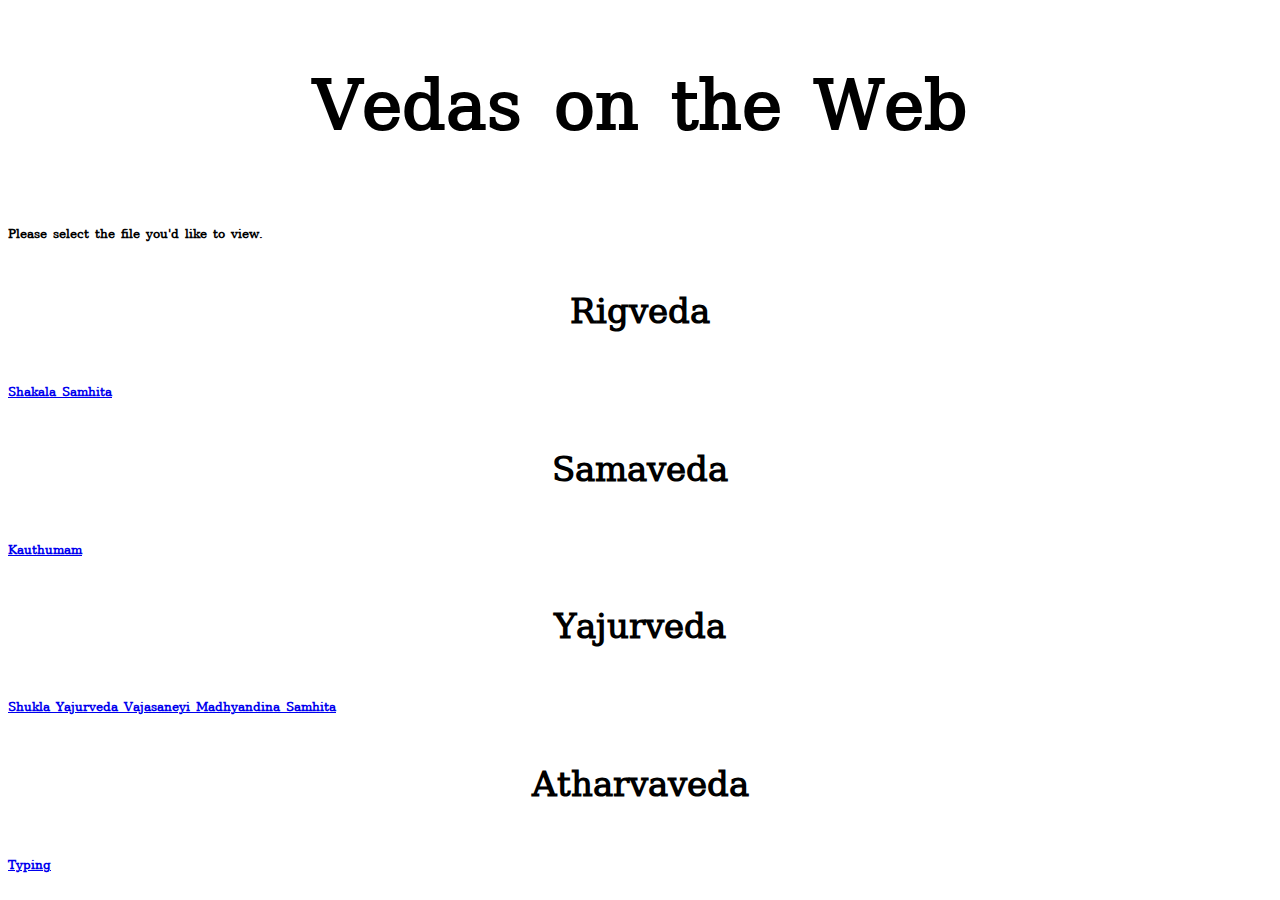
<file: index.html>
<!DOCTYPE html>
<html lang="en">
<head>
  <meta charset="UTF-8">
  <link rel="stylesheet" type="text/css" href="styles.css">
</head>
<body>

  <h1>Vedas on the Web</h1>

  <div>Please select the file you'd like to view.</div>

  <h3>Rigveda</h3>
    <div><a href="Samhita-RVSx.html">Shakala Samhita</a></div>
  <h3>Samaveda</h3>
    <div><a href="Samhita-SVK.html">Kauthumam</a></div>
  <h3>Yajurveda</h3>
    <div><a href="Samhita-SYVVM.html">Shukla Yajurveda Vajasaneyi Madhyandina Samhita</a></div>
  <h3>Atharvaveda</h3>

  <div><a href="Typing.html">Typing</a></div>
  
</body>
</html>
</file>
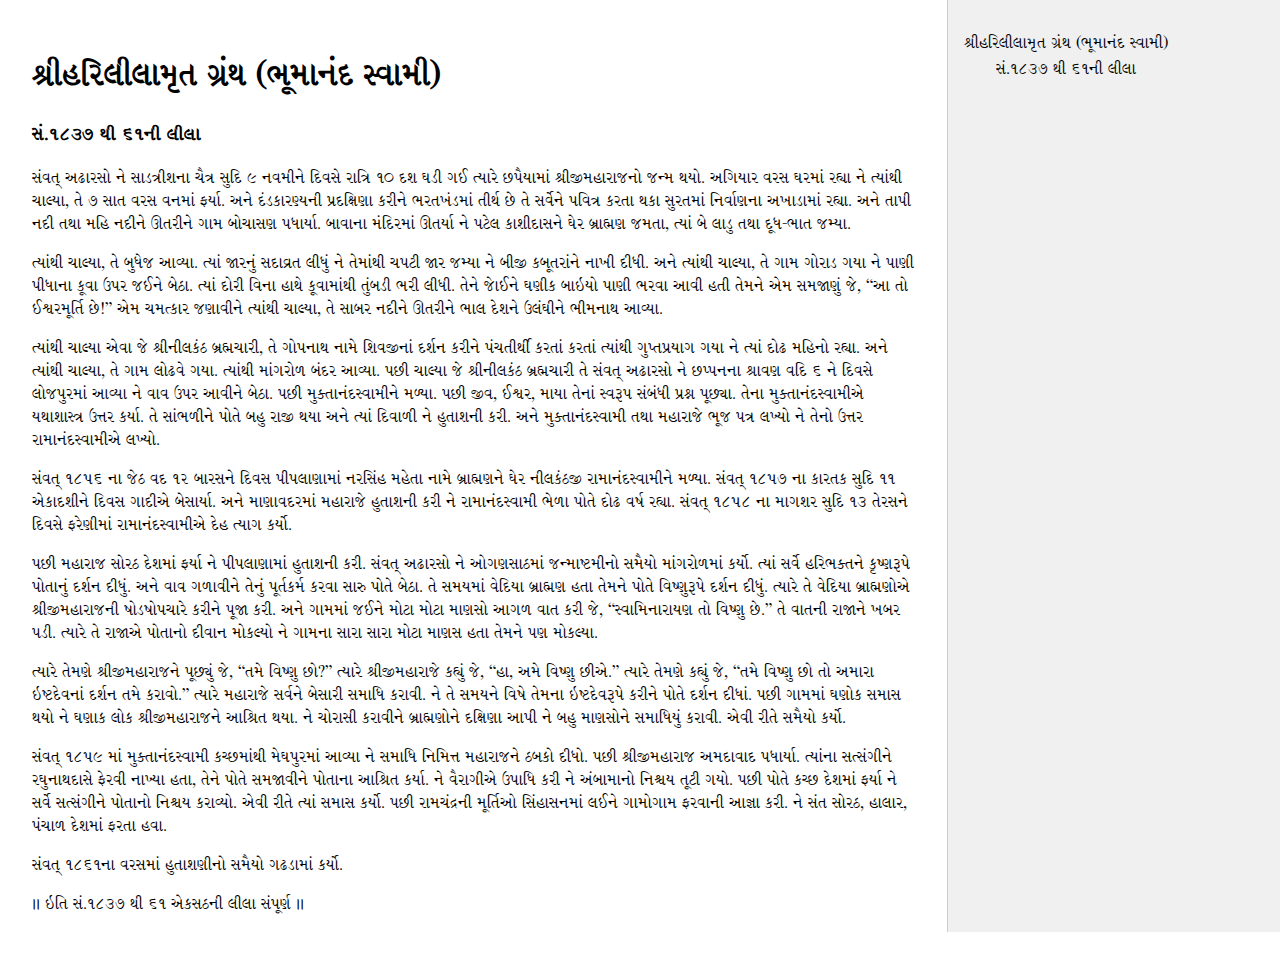
<file: Harililamrut_Bhumanand.html>
<!DOCTYPE html>
<html lang="en">
	<head>
		<meta charset="UTF-8" />
		<meta name="viewport" content="width=device-width, initial-scale=1.0" />
		<title>Document with TOC</title>
		<style>
			@font-face {
			font-family: 'Anup';
			src: url('Anup-Regular.ttf') format('truetype');
			font-weight: normal;
			font-style: normal;
			}
			body {
			display: flex;
			margin: 0;
			font-family: 'Anup', sans-serif;
			}
			nav {
			position: sticky;
			top: 0;
			max-height: 100vh;
			overflow-y: auto;
			width: 300px;
			padding: 1em;
			background: #f0f0f0;
			border-left: 1px solid #ccc;
			}
			main {
			flex: 1;
			padding: 2em;
			}
			nav ul {
			list-style: none;
			padding-left: 0;
			}
			nav ul li {
			margin: 0.2em 0;
			}
			nav ul li a {
			text-decoration: none;
			color: black;
			}
			nav ul li a.active {
			font-weight: bold;
			color: blue;
			}
			.toc-level-1 { margin-left: 0em; }
			.toc-level-2 { margin-left: 1em; }
			.toc-level-3 { margin-left: 2em; }
			.toc-level-4 { margin-left: 3em; }
			.toc-level-5 { margin-left: 4em; }
			.toc-level-6 { margin-left: 5em; }
		</style>
	</head>
	<body>
		<main id="content">
			<h1>શ્રીહરિલીલામૃત ગ્રંથ (ભૂમાનંદ સ્વામી)</h1>

			<h3>સં.૧૮૩૭ થી ૬૧ની લીલા</h3>

			<p>સંવત્ અઢારસો ને સાડત્રીશના ચૈત્ર સુદિ ૯ નવમીને દિવસે રાત્રિ ૧૦ દશ ઘડી ગઈ ત્યારે છપૈયામાં શ્રીજીમહારાજનો જન્મ થયો. અગિયાર વરસ ઘરમાં રહ્યા ને ત્યાંથી ચાલ્યા, તે ૭ સાત વરસ વનમાં ફર્યા. અને દંડકારણ્યની પ્રદક્ષિણા કરીને ભરતખંડમાં તીર્થ છે તે સર્વેને પવિત્ર કરતા થકા સુરતમાં નિર્વાણના અખાડામાં રહ્યા. અને તાપી નદી તથા મહિ નદીને ઊતરીને ગામ બોચાસણ પધાર્યા. બાવાના મંદિરમાં ઊતર્યા ને પટેલ કાશીદાસને ઘેર બ્રાહ્મણ જમતા, ત્યાં બે લાડુ તથા દૂધ-ભાત જમ્યા.</p>
			<p>ત્યાંથી ચાલ્યા, તે બુધેજ આવ્યા. ત્યાં જારનું સદાવ્રત લીધું ને તેમાંથી ચપટી જાર જમ્યા ને બીજી કબૂતરાંને નાખી દીધી. અને ત્યાંથી ચાલ્યા, તે ગામ ગોરાડ ગયા ને પાણી પીધાના કૂવા ઉપર જઈને બેઠા. ત્યાં દોરી વિના હાથે કૂવામાંથી તુંબડી ભરી લીધી. તેને જાેઈને ઘણીક બાઇયો પાણી ભરવા આવી હતી તેમને એમ સમજાણું જે, “આ તો ઈશ્વરમૂર્તિ છે!” એમ ચમત્કાર જણાવીને ત્યાંથી ચાલ્યા, તે સાબર નદીને ઊતરીને ભાલ દેશને ઉલંઘીને ભીમનાથ આવ્યા.</p>
			<p>ત્યાંથી ચાલ્યા એવા જે શ્રીનીલકંઠ બ્રહ્મચારી, તે ગોપનાથ નામે શિવજીનાં દર્શન કરીને પંચતીર્થી કરતાં કરતાં ત્યાંથી ગુપ્તપ્રયાગ ગયા ને ત્યાં દોઢ મહિનો રહ્યા. અને ત્યાંથી ચાલ્યા, તે ગામ લોઢવે ગયા. ત્યાંથી માંગરોળ બંદર આવ્યા. પછી ચાલ્યા જે શ્રીનીલકંઠ બ્રહ્મચારી તે સંવત્ અઢારસો ને છપ્પનના શ્રાવણ વદિ ૬ ને દિવસે લોજપુરમાં આવ્યા ને વાવ ઉપર આવીને બેઠા. પછી મુક્તાનંદસ્વામીને મળ્યા. પછી જીવ, ઈશ્વર, માયા તેનાં સ્વરૂપ સંબંધી પ્રશ્ન પૂછ્યા. તેના મુક્તાનંદસ્વામીએ યથાશાસ્ત્ર ઉત્તર કર્યા. તે સાંભળીને પોતે બહુ રાજી થયા અને ત્યાં દિવાળી ને હુતાશની કરી. અને મુક્તાનંદસ્વામી તથા મહારાજે ભૂજ પત્ર લખ્યો ને તેનો ઉત્તર રામાનંદસ્વામીએ લખ્યો.</p>
			<p>સંવત્ ૧૮૫૬ ના જેઠ વદ ૧૨ બારસને દિવસ પીપલાણામાં નરસિંહ મહેતા નામે બ્રાહ્મણને ઘેર નીલકંઠજી રામાનંદસ્વામીને મળ્યા. સંવત્ ૧૮૫૭ ના કારતક સુદિ ૧૧ એકાદશીને દિવસ ગાદીએ બેસાર્યા. અને માણાવદરમાં મહારાજે હુતાશની કરી ને રામાનંદસ્વામી ભેળા પોતે દોઢ વર્ષ રહ્યા. સંવત્ ૧૮૫૮ ના માગશર સુદિ ૧૩ તેરસને દિવસે ફરેણીમાં રામાનંદસ્વામીએ દેહ ત્યાગ કર્યો.</p>
			<p>પછી મહારાજ સોરઠ દેશમાં ફર્યા ને પીપલાણામાં હુતાશની કરી. સંવત્ અઢારસો ને ઓગણસાઠમાં જન્માષ્ટમીનો સમૈયો માંગરોળમાં કર્યો. ત્યાં સર્વે હરિભક્તને કૃષ્ણરૂપે પોતાનું દર્શન દીધું. અને વાવ ગળાવીને તેનું પૂર્તકર્મ કરવા સારુ પોતે બેઠા. તે સમયમાં વેદિયા બ્રાહ્મણ હતા તેમને પોતે વિષ્ણુરૂપે દર્શન દીધું. ત્યારે તે વેદિયા બ્રાહ્મણોએ શ્રીજીમહારાજની ષોડષોપચારે કરીને પૂજા કરી. અને ગામમાં જઈને મોટા મોટા માણસો આગળ વાત કરી જે, “સ્વામિનારાયણ તો વિષ્ણુ છે.” તે વાતની રાજાને ખબર પડી. ત્યારે તે રાજાએ પોતાનો દીવાન મોકલ્યો ને ગામના સારા સારા મોટા માણસ હતા તેમને પણ મોકલ્યા.</p>
			<p>ત્યારે તેમણે શ્રીજીમહારાજને પૂછ્યું જે, “તમે વિષ્ણુ છો?” ત્યારે શ્રીજીમહારાજે કહ્યું જે, “હા, અમે વિષ્ણુ છીએ.” ત્યારે તેમણે કહ્યું જે, “તમે વિષ્ણુ છો તો અમારા ઇષ્ટદેવનાં દર્શન તમે કરાવો.” ત્યારે મહારાજે સર્વને બેસારી સમાધિ કરાવી. ને તે સમયને વિષે તેમના ઇષ્ટદેવરૂપે કરીને પોતે દર્શન દીધાં. પછી ગામમાં ઘણોક સમાસ થયો ને ઘણાક લોક શ્રીજીમહારાજને આશ્રિત થયા. ને ચોરાસી કરાવીને બ્રાહ્મણોને દક્ષિણા આપી ને બહુ માણસોને સમાધિયું કરાવી. એવી રીતે સમૈયો કર્યો.</p>
			<p>સંવત્ ૧૮૫૯ માં મુક્તાનંદસ્વામી કચ્છમાંથી મેઘપુરમાં આવ્યા ને સમાધિ નિમિત્ત મહારાજને ઠબકો દીધો. પછી શ્રીજીમહારાજ અમદાવાદ પધાર્યા. ત્યાંના સત્સંગીને રઘુનાથદાસે ફેરવી નાખ્યા હતા, તેને પોતે સમજાવીને પોતાના આશ્રિત કર્યા. ને વૈરાગીએ ઉપાધિ કરી ને અંબામાનો નિશ્ચય તૂટી ગયો. પછી પોતે કચ્છ દેશમાં ફર્યા ને સર્વે સત્સંગીને પોતાનો નિશ્ચય કરાવ્યો. એવી રીતે ત્યાં સમાસ કર્યો. પછી રામચંદ્રની મૂર્તિઓ સિંહાસનમાં લઈને ગામોગામ ફરવાની આજ્ઞા કરી. ને સંત સોરઠ, હાલાર, પંચાળ દેશમાં ફરતા હવા.</p>
			<p>સંવત્ ૧૮૬૧ના વરસમાં હુતાશણીનો સમૈયો ગઢડામાં કર્યો.</p>
			<p>।। ઇતિ સં.૧૮૩૭ થી ૬૧ એકસઠની લીલા સંપૂર્ણ ।।</p>
		</main>
		<nav id="toc"></nav>
		<script>
			const toc = document.getElementById('toc');
			const content = document.getElementById('content');
			const headers = content.querySelectorAll('h1, h2, h3, h4, h5, h6');
			
			const ul = document.createElement('ul');
			
			headers.forEach((header, index) => {
			  const id = `section-${index}`;
			  header.id = id;
			  const li = document.createElement('li');
			  const a = document.createElement('a');
			  a.textContent = header.textContent;
			  a.href = `#${id}`;
			  a.classList.add(`toc-level-${header.tagName[1]}`);
			  li.appendChild(a);
			  ul.appendChild(li);
			});
			
			toc.appendChild(ul);
			
			// Highlight current section
			const observer = new IntersectionObserver(
			  (entries) => {
			    entries.forEach((entry) => {
			      const link = toc.querySelector(`a[href="#${entry.target.id}"]`);
			      if (entry.isIntersecting) {
			        toc.querySelectorAll('a').forEach((a) => a.classList.remove('active'));
			        link.classList.add('active');
			      }
			    });
			  },
			  {
			    rootMargin: '-50% 0px -50% 0px',
			    threshold: 0
			  }
			);
			
			headers.forEach((header) => observer.observe(header));
		</script>
	</body>
</html>
</file>
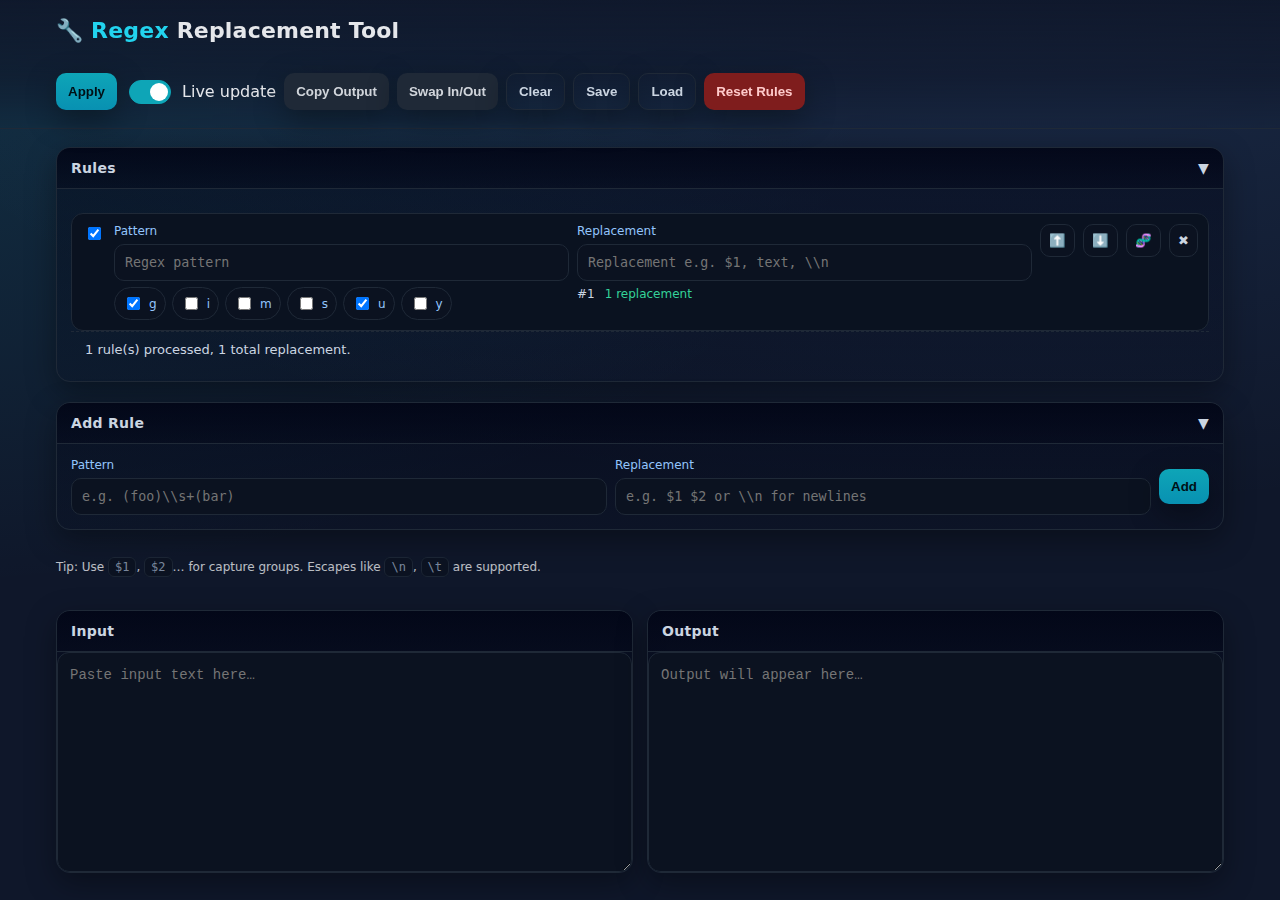
<file: regexreplace.html>
<!DOCTYPE html>
<html lang="en">
<head>
  <meta charset="UTF-8" />
  <meta name="viewport" content="width=device-width, initial-scale=1" />
  <title>Regex Replacement Tool – Rules on Top</title>
  <style>
    :root {
      --bg: #0f172a;       /* slate-900 */
      --panel: #111827;    /* gray-900 */
      --muted: #334155;    /* slate-600 */
      --text: #e5e7eb;     /* gray-200 */
      --accent: #22d3ee;   /* cyan-400 */
      --accent-2: #60a5fa; /* blue-400 */
      --danger: #f87171;   /* red-400 */
      --ok: #34d399;       /* green-400 */
      --border: #1f2937;   /* gray-800 */
      --shadow: 0 10px 30px rgba(0,0,0,.35);
      --input-bg: #0b1220;
    }

    * { box-sizing: border-box; }
    html, body { height: 100%; margin: 0; }
    body {
      font-family: 'Inter', ui-sans-serif, system-ui, -apple-system, Segoe UI, Roboto, "Helvetica Neue", Arial, "Noto Sans", "Apple Color Emoji", "Segoe UI Emoji";
      background: radial-gradient(1200px 600px at 80% -10%, rgba(96,165,250,0.15), transparent),
                  radial-gradient(1000px 500px at -10% 10%, rgba(34,211,238,0.12), transparent),
                  var(--bg);
      color: var(--text);
    }

    /* Core Layout */
    .wrap {
      max-width: 1200px;
      margin: 0 auto;
      padding: 18px 16px;
      display: flex;
      flex-direction: column;
      gap: 20px; /* Consistent spacing between major sections */
    }

    header.app {
      position: sticky; top: 0; z-index: 10; backdrop-filter: blur(6px);
      background: linear-gradient(180deg, rgba(15,23,42,.9), rgba(15,23,42,.6) 60%, rgba(15,23,42,0));
      border-bottom: 1px solid var(--border);
    }

    h1 { font-size: 22px; margin: 0; letter-spacing:.2px; }
    h1 span { color: var(--accent); }

    /* Controls */
    .toolbar {
      display: flex; flex-wrap: wrap; gap: 8px; margin-top: 10px;
      justify-content: center; /* Center buttons on mobile */
    }
    @media (min-width: 768px) {
      .toolbar { justify-content: flex-start; }
    }

    .btn {
      background: linear-gradient(180deg, #0ea5b7, #0891b2);
      color: #001016; border: 0; padding: 10px 12px; border-radius: 10px; cursor: pointer; font-weight: 600;
      box-shadow: var(--shadow);
      transition: all 0.2s ease;
    }
    .btn:hover {
      box-shadow: 0 5px 20px rgba(0,0,0,.4);
      transform: translateY(-2px);
    }
    .btn.secondary { background: #1f2937; color: #d1d5db; }
    .btn.ghost { background: transparent; border: 1px solid var(--border); color: #cbd5e1; }
    .btn.warn { background: #7f1d1d; color: #fecaca; }
    .btn:disabled { opacity:.6; cursor:not-allowed; transform: none; box-shadow: none; }

    .switch { display: inline-flex; align-items: center; gap: 8px; user-select: none; }
    .switch input { appearance: none; width: 42px; height: 24px; background: var(--input-bg); border: 1px solid var(--border); border-radius: 999px; position: relative; outline: none; cursor: pointer; }
    .switch input:checked { background: #0ea5b7; border-color: #0ea5b7; }
    .switch input::after { content:""; position:absolute; top: 2px; left: 2px; width: 18px; height: 18px; background: white; border-radius: 999px; transition: transform .2s ease; }
    .switch input:checked::after { transform: translateX(18px); }

    /* Panels */
    .panel {
      background: linear-gradient(180deg, rgba(2,6,23,.5), rgba(2,6,23,.2));
      border: 1px solid var(--border);
      border-radius: 14px;
      box-shadow: var(--shadow);
      overflow: hidden;
      padding: 0; /* Remove default padding to let the inner grid handle it */
    }
    .panel h2 {
      font-size: 14px; font-weight: 700; letter-spacing:.3px; color:#cbd5e1;
      margin: 0; padding: 12px 14px;
      border-bottom: 1px solid var(--border);
      background: linear-gradient(180deg, rgba(2,6,23,.85), rgba(2,6,23,.4));
      display: flex; justify-content: space-between; align-items: center;
      cursor: pointer;
    }
    .panel h2 .toggle-icon {
      transition: transform 0.2s ease-in-out;
    }
    .panel.collapsed h2 .toggle-icon {
      transform: rotate(-90deg);
    }

    /* Collapsible content */
    .collapsible-content {
      max-height: 1000px; /* A large number to allow for smooth transition */
      overflow: hidden;
      transition: max-height 0.3s ease-in-out, padding 0.3s ease-in-out;
      padding: 14px;
    }
    .panel.collapsed .collapsible-content {
      max-height: 0;
      padding-top: 0;
      padding-bottom: 0;
    }
    .panel.collapsed .summary {
      border-top: none;
      padding-top: 0;
    }

    .grid { display: grid; grid-template-columns: 1fr; gap: 10px; }
    
    textarea {
      width: 100%; min-height: 220px; resize: vertical; padding: 12px;
      font-family: ui-monospace, SFMono-Regular, Menlo, Monaco, Consolas, "Liberation Mono", monospace;
      font-size: 14px; line-height: 1.5; color: #e2e8f0;
      background: var(--input-bg); border: 1px solid var(--border); border-radius: 12px;
    }

    /* Rules Layout (TOP) */
    .rules-wrap { display: grid; gap: 10px; }
    .rules { display: grid; gap: 8px; }
    .rule {
      display: grid;
      grid-template-columns: 24px 1fr 1fr auto;
      gap: 8px; align-items: start;
      padding: 10px; border: 1px solid var(--border); background: #0a1220; border-radius: 12px;
    }
    @media (max-width: 768px) {
      .rule {
        grid-template-columns: 1fr; /* Stack on smaller screens */
        gap: 12px;
      }
      .rule .meta {
        grid-row: 1; /* Move buttons to the top row */
        grid-column: 1;
        justify-self: end;
      }
    }
    .rule .meta {
      display:flex; align-items:center; gap:8px;
    }
    .fld { display: flex; flex-direction: column; gap: 6px; }
    .fld label { font-size: 12px; color: #93c5fd; }
    .fld input[type="text"] {
      width: 100%; padding: 10px; background: var(--input-bg); color: var(--text);
      border: 1px solid var(--border); border-radius: 10px;
      font-family: ui-monospace, monospace;
    }

    .flags { display: flex; flex-wrap: wrap; gap: 6px; font-size: 12px; color:#94a3b8; }
    .flag {
      display: inline-flex; gap: 6px; align-items: center; padding: 6px 8px;
      background: var(--input-bg); border: 1px solid var(--border); border-radius: 999px;
    }

    .status { display: flex; gap: 10px; align-items: center; font-size: 12px; color: #cbd5e1; }
    .status .ok { color: var(--ok); }
    .status .err { color: var(--danger); }

    .summary { padding: 10px 14px; font-size: 13px; color: #cbd5e1; border-top: 1px dashed var(--border); }

    .icon-btn { background: #0b1220; border: 1px solid var(--border); color: #cbd5e1; padding: 8px; border-radius: 10px; cursor: pointer; transition: all 0.2s ease; }
    .icon-btn:hover { border-color: #334155; background: #1f2937; }

    .row { display: grid; grid-template-columns: 1.5fr 1.5fr auto; gap: 8px; align-items: center; }
    @media (max-width: 768px) {
      .row { grid-template-columns: 1fr; }
      .row .actions { justify-self: stretch; }
      .row .btn { width: 100%; }
    }

    /* INPUT / OUTPUT BELOW RULES */
    .panels {
      display: grid;
      grid-template-columns: 1fr; /* Default to stacking */
      gap: 14px;
    }
    @media (min-width: 980px) {
      .panels {
        grid-template-columns: 1fr 1fr; /* Side-by-side on large screens */
      }
    }
    
    .kbd { font-family: ui-monospace, monospace; font-size: 12px; padding: 2px 6px; border: 1px solid var(--border); border-radius: 6px; background: #0b1220; color: #94a3b8; }
  </style>
</head>
<body>
  <header class="app">
    <div class="wrap">
      <h1>🔧 <span>Regex</span> Replacement Tool</h1>
      <div class="toolbar" role="group" aria-label="Main controls">
        <button class="btn" id="btn-apply" title="Apply all rules (Ctrl/Cmd+Enter)">Apply</button>
        <label class="switch" title="Automatically re-run when text or rules change">
          <input type="checkbox" id="liveToggle" checked>
          <span>Live update</span>
        </label>
        <button class="btn secondary" id="btn-copy" title="Copy output to clipboard">Copy Output</button>
        <button class="btn secondary" id="btn-swap" title="Replace input with output">Swap In/Out</button>
        <button class="btn ghost" id="btn-clear" title="Clear both text boxes">Clear</button>
        <button class="btn ghost" id="btn-save" title="Save rules & text to this browser">Save</button>
        <button class="btn ghost" id="btn-load" title="Load saved rules & text">Load</button>
        <button class="btn warn" id="btn-reset" title="Remove all rules">Reset Rules</button>
      </div>
    </div>
  </header>

  <main class="wrap">
    <!-- RULES ON TOP -->
    <section class="panel rules-wrap" aria-labelledby="lbl-rules">
      <h2 id="lbl-rules">Rules <span class="toggle-icon">▼</span></h2>
      <div class="collapsible-content">
        <div class="rules" id="rules"></div>
        <div class="summary" id="summary">No rules applied yet.</div>
      </div>
    </section>

    <section class="panel" aria-labelledby="lbl-add">
      <h2 id="lbl-add">Add Rule <span class="toggle-icon">▼</span></h2>
      <div class="collapsible-content">
        <div class="grid">
          <div class="row">
            <div class="fld">
              <label for="newPattern">Pattern</label>
              <input id="newPattern" type="text" placeholder="e.g. (foo)\\s+(bar)" />
            </div>
            <div class="fld">
              <label for="newReplacement">Replacement</label>
              <input id="newReplacement" type="text" placeholder="e.g. $1_$2 or \\n for newlines" />
            </div>
            <div class="actions" style="justify-self:end">
              <button class="btn" id="btn-add">Add</button>
            </div>
          </div>
        </div>
      </div>
    </section>

    <p style="opacity:.8; font-size:12px; margin: 10px 0 16px;">Tip: Use <span class="kbd">$1</span>, <span class="kbd">$2</span>… for capture groups. Escapes like <span class="kbd">\n</span>, <span class="kbd">\t</span> are supported.</p>

    <!-- INPUT / OUTPUT BELOW RULES -->
    <section class="panels" aria-label="Text panels">
      <div class="panel" aria-labelledby="lbl-input">
        <h2 id="lbl-input">Input</h2>
        <div class="grid">
          <textarea id="inputText" placeholder="Paste input text here…" aria-label="Input text"></textarea>
        </div>
      </div>
      <div class="panel" aria-labelledby="lbl-output">
        <h2 id="lbl-output">Output</h2>
        <div class="grid">
          <textarea id="outputText" placeholder="Output will appear here…" aria-label="Output text" readonly></textarea>
        </div>
      </div>
    </section>
  </main>

  <template id="rule-template">
    <div class="rule" role="group" aria-label="Regex rule">
      <input class="enable" type="checkbox" title="Enable/disable" checked />

      <div class="fld">
        <label>Pattern</label>
        <input class="pattern" type="text" placeholder="Regex pattern" />
        <div class="flags">
          <label class="flag" title="Global"><input type="checkbox" data-flag="g" checked /> g</label>
          <label class="flag" title="Case-insensitive"><input type="checkbox" data-flag="i" /> i</label>
          <label class="flag" title="Multiline ^$"><input type="checkbox" data-flag="m" /> m</label>
          <label class="flag" title="DotAll (.) matches newlines"><input type="checkbox" data-flag="s" /> s</label>
          <label class="flag" title="Unicode"><input type="checkbox" data-flag="u" checked /> u</label>
          <label class="flag" title="Sticky (advanced)"><input type="checkbox" data-flag="y" /> y</label>
        </div>
      </div>

      <div class="fld">
        <label>Replacement</label>
        <input class="replacement" type="text" placeholder="Replacement e.g. $1, text, \\n" />
        <div class="status"><span class="count">—</span><span class="msg"></span></div>
      </div>

      <div class="meta">
        <button class="icon-btn up" title="Move up" aria-label="Move up">⬆️</button>
        <button class="icon-btn down" title="Move down" aria-label="Move down">⬇️</button>
        <button class="icon-btn duplicate" title="Duplicate" aria-label="Duplicate">🧬</button>
        <button class="icon-btn remove" title="Remove" aria-label="Remove">✖</button>
      </div>
    </div>
  </template>

  <script>
    // --- Utilities
    const $ = (sel, root = document) => root.querySelector(sel);
    const $$ = (sel, root = document) => Array.from(root.querySelectorAll(sel));

    function serializeRules() {
      return $$('#rules .rule').map(rule => ({
        enabled: $('.enable', rule).checked,
        pattern: $('.pattern', rule).value,
        replacement: $('.replacement', rule).value,
        flags: $$('.flags input[type="checkbox"]', rule).filter(cb => cb.checked).map(cb => cb.dataset.flag).join('')
      }));
    }

    function restoreRules(data) {
      $('#rules').innerHTML = '';
      (data || []).forEach(r => addRule(r.pattern, r.replacement, r.flags || 'gu', r.enabled !== false));
      if (!data || data.length === 0) addRule('', '', 'gu', true);
      compute();
    }

    // Helper function to escape common sequences in the replacement string
    function escapeSequences(str) {
      return str
        .replace(/\\n/g, '\n')
        .replace(/\\t/g, '\t')
        .replace(/\\r/g, '\r')
        .replace(/\\f/g, '\f')
        .replace(/\\v/g, '\v')
        .replace(/\\\$/g, '$');
    }

    // Helper to safely create a RegExp object
    function tryRegex(pattern, flags) {
      try {
        return { ok: true, value: new RegExp(pattern, flags) };
      } catch (e) {
        return { ok: false, error: e.message };
      }
    }

    // --- Rule row creation and event handling
    function setupRuleEvents(node) {
      // Get all interactive elements within the rule node
      const enable = $('.enable', node);
      const pat = $('.pattern', node);
      const rep = $('.replacement', node);

      // Add event listeners to trigger computation on input change
      $$('.flags input', node).forEach(cb => cb.addEventListener('change', compute));
      [enable, pat, rep].forEach(el => el.addEventListener('input', compute));

      // Button actions
      $('.up', node).onclick = () => {
        const prev = node.previousElementSibling;
        if (prev) node.parentNode.insertBefore(node, prev);
        compute();
      };
      $('.down', node).onclick = () => {
        const next = node.nextElementSibling;
        if (next) node.parentNode.insertBefore(next, node);
        compute();
      };
      $('.duplicate', node).onclick = () => {
        const clone = node.cloneNode(true);
        $('#rules').insertBefore(clone, node.nextSibling);
        setupRuleEvents(clone); // Setup events for the new clone
        compute();
      };
      $('.remove', node).onclick = () => {
        node.remove();
        compute();
      };
    }

    function addRule(pattern = '', replacement = '', flags = 'gu', enabled = true) {
      const tpl = $('#rule-template');
      const node = tpl.content.firstElementChild.cloneNode(true);

      // Set initial values
      $('.enable', node).checked = enabled;
      $('.pattern', node).value = pattern;
      $('.replacement', node).value = replacement;
      $$('.flags input', node).forEach(cb => cb.checked = flags.includes(cb.dataset.flag));
      
      // Setup event listeners for the new rule node
      setupRuleEvents(node);
      
      $('#rules').appendChild(node);
      compute();
    }

    // --- Application engine
    function applyAll(text, rules) {
      let current = text;
      const report = [];

      rules.forEach((r, idx) => {
        const ruleEl = $$('#rules .rule')[idx];
        const msg = $('.msg', ruleEl);
        const cnt = $('.count', ruleEl);
        
        // Reset status messages
        msg.textContent = '';
        msg.className = 'msg';
        cnt.textContent = `#${idx + 1}`;

        if (!r.enabled) {
          msg.textContent = 'skipped';
          report.push({ idx, ok: true, skipped: true, count: 0 });
          return; // skip disabled rule
        }
        
        const flags = r.flags || '';

        const { ok, value: regex, error } = tryRegex(r.pattern, flags);

        if (!ok) {
          msg.textContent = error;
          msg.className = 'msg err';
          report.push({ idx, ok: false, error });
          return; // skip bad rule
        }
        
        try {
          const replacement = escapeSequences(r.replacement);
          let count = 0;

          if (flags.includes('g')) {
            const matches = [...current.matchAll(regex)];
            count = matches.length;
          } else {
            const match = regex.exec(current);
            if (match) {
              count = 1;
            }
          }
          
          current = current.replace(regex, replacement);

          msg.textContent = count === 0 ? 'no matches' : `${count} replacement${count !== 1 ? 's' : ''}`;
          msg.className = count > 0 ? 'msg ok' : 'msg';
          report.push({ idx, ok: true, count });

        } catch (e) {
          msg.textContent = `Replacement error: ${e.message}`;
          msg.className = 'msg err';
          report.push({ idx, ok: false, error: e.message });
        }
      });

      return { text: current, report };
    }

    // --- Live compute & summary
    const live = $('#liveToggle');
    const inputText = $('#inputText');
    const outputText = $('#outputText');
    const summary = $('#summary');

    function compute(force = false) {
      if (!live.checked && !force) return;
      const rules = serializeRules();
      const { text, report } = applyAll(inputText.value, rules);
      outputText.value = text;
      const total = report.filter(r => r.ok).reduce((a, r) => a + (r.count || 0), 0);
      summary.textContent = `${report.length} rule(s) processed, ${total} total replacement${total===1?'':'s'}.`;
      sessionStorage.setItem('regex:rules', JSON.stringify(rules));
      sessionStorage.setItem('regex:input', inputText.value);
      sessionStorage.setItem('regex:output', outputText.value);
    }

    // --- Buttons
    $('#btn-apply').onclick = () => compute(true);
    $('#btn-copy').onclick = async () => { try { await document.execCommand('copy'); toast('Output copied'); } catch { toast('Copy failed'); } };
    $('#btn-swap').onclick = () => { inputText.value = outputText.value; compute(true); };
    $('#btn-clear').onclick = () => { inputText.value = ''; outputText.value = ''; compute(true); };
    $('#btn-save').onclick = () => { localStorage.setItem('regex:save', JSON.stringify({ rules: serializeRules(), input: inputText.value })); toast('Saved to browser'); };
    $('#btn-load').onclick = () => {
      const saved = localStorage.getItem('regex:save');
      if (!saved) return toast('Nothing saved yet');
      const parsed = JSON.parse(saved);
      restoreRules(parsed.rules || []);
      inputText.value = parsed.input || '';
      compute(true);
      toast('Loaded');
    };
    $('#btn-reset').onclick = () => { restoreRules([]); toast('Rules reset'); };

    // keyboard shortcut: Ctrl/Cmd + Enter to Apply
    window.addEventListener('keydown', (e) => {
      if ((e.ctrlKey || e.metaKey) && e.key === 'Enter') { e.preventDefault(); compute(true); }
    });

    live.addEventListener('change', () => compute(true));
    inputText.addEventListener('input', () => compute());

    function toast(message) {
      const t = document.createElement('div');
      t.textContent = message;
      t.style.position = 'fixed'; t.style.bottom = '20px'; t.style.left = '50%'; t.style.transform = 'translateX(-50%)';
      t.style.background = '#0ea5b7'; t.style.color = '#001016'; t.style.padding = '10px 14px'; t.style.borderRadius = '10px'; t.style.boxShadow = 'var(--shadow)';
      document.body.appendChild(t);
      setTimeout(() => t.remove(), 1500);
    }

    function togglePanel(panelEl) {
      panelEl.classList.toggle('collapsed');
    }

    // --- Initial load: restore session or add one blank rule
    (function init() {
      const savedRules = sessionStorage.getItem('regex:rules');
      if (savedRules) {
        restoreRules(JSON.parse(savedRules));
        inputText.value = sessionStorage.getItem('regex:input') || '';
        outputText.value = sessionStorage.getItem('regex:output') || '';
        compute(true);
      } else {
        addRule('', '', 'gu', true);
      }
      
      // Add event listeners for collapsing panels
      $$('.panel h2').forEach(h2 => {
        h2.addEventListener('click', () => {
          const panel = h2.closest('.panel');
          if (panel) togglePanel(panel);
        });
      });
    })();

    // --- Add rule form
    $('#btn-add').onclick = () => {
      const p = $('#newPattern').value;
      const r = $('#newReplacement').value;
      addRule(p, r, 'gu', true);
      $('#newPattern').value = '';
      $('#newReplacement').value = '';
      $('#newPattern').focus();
    };
  </script>
</body>
</html>
</file>
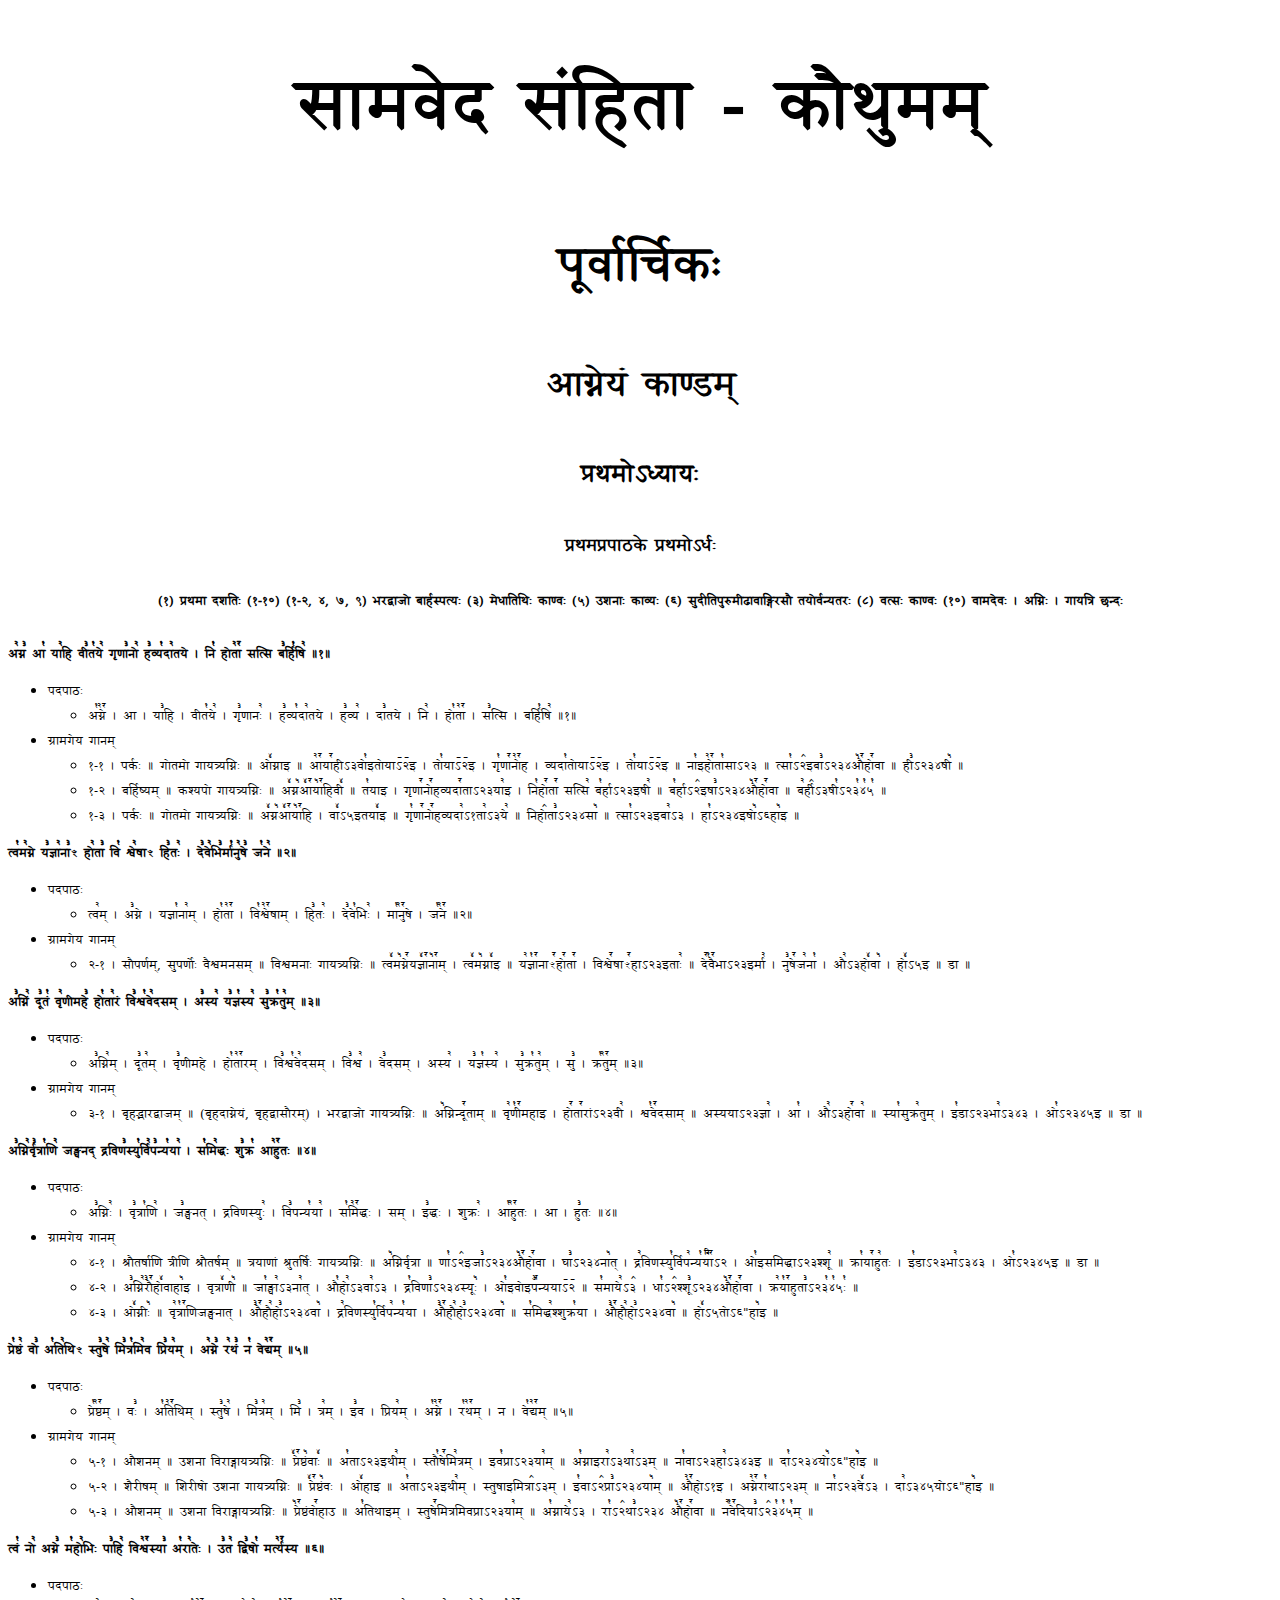
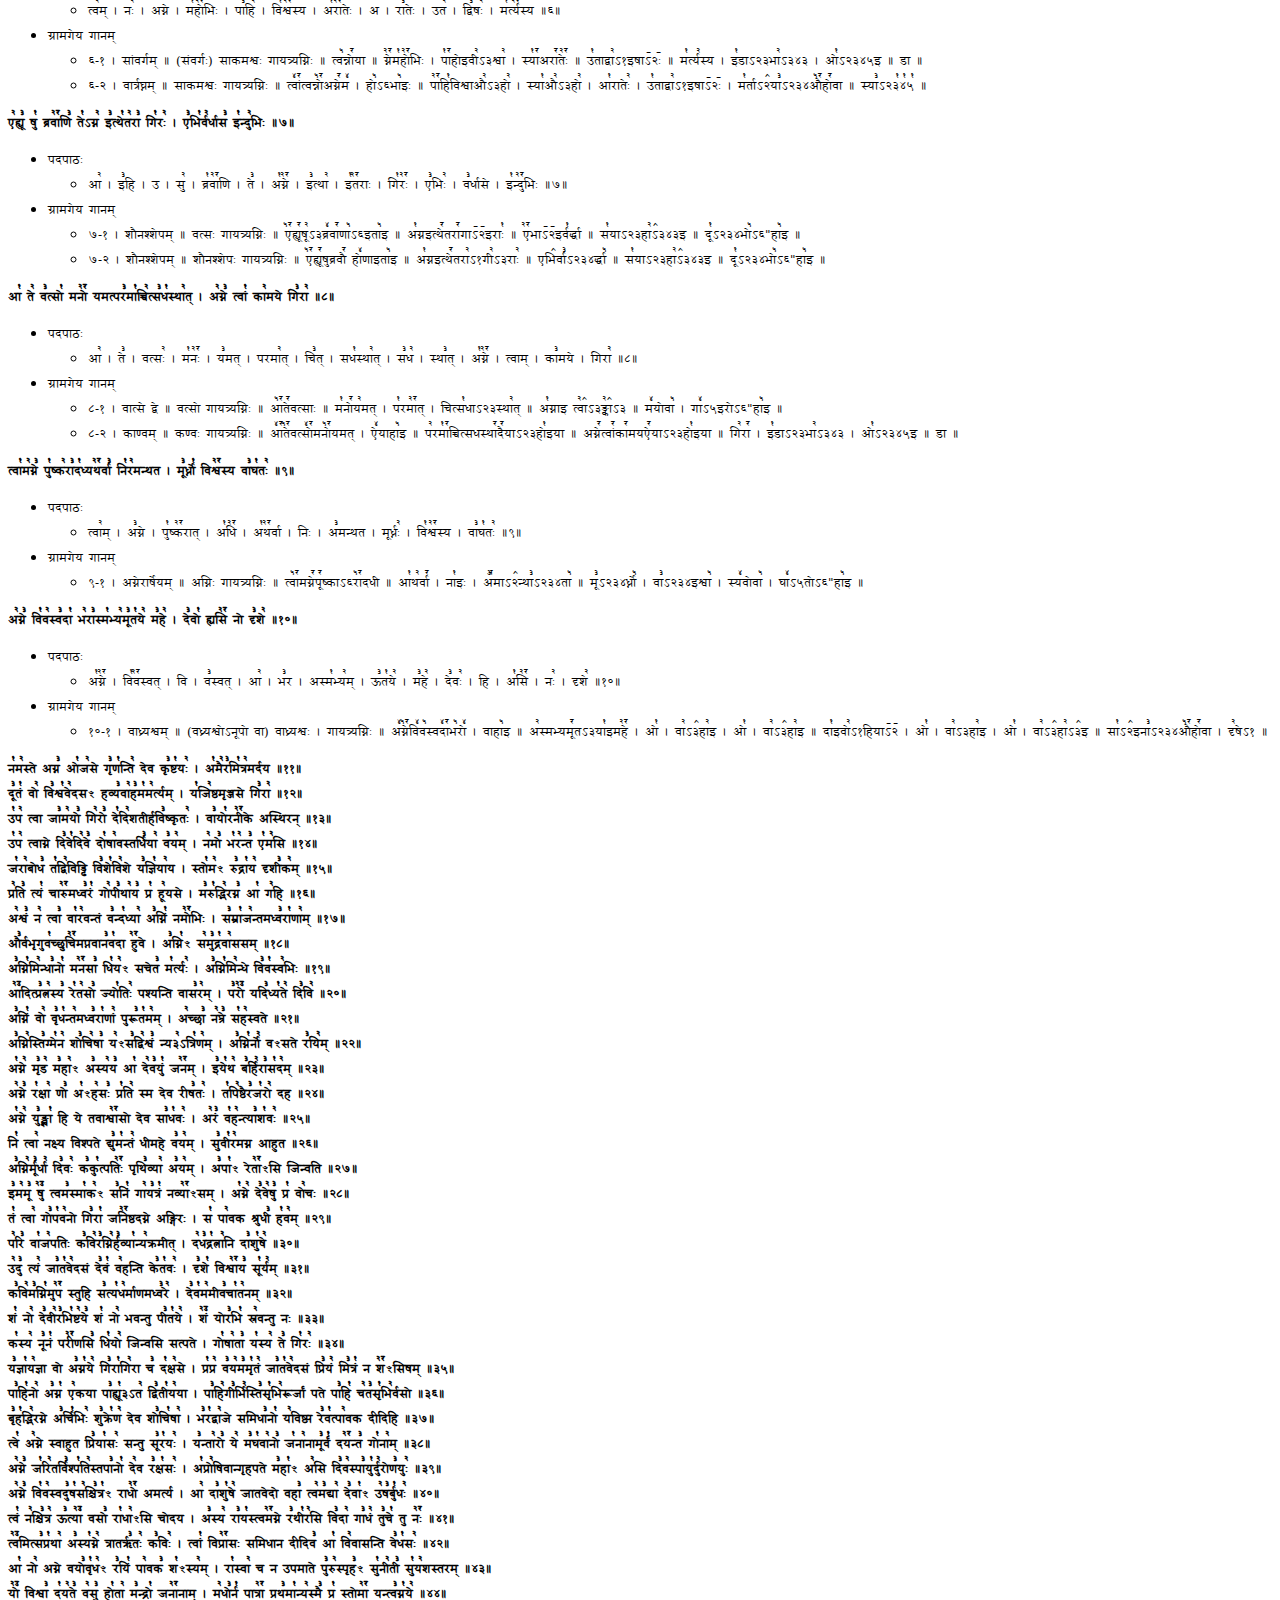
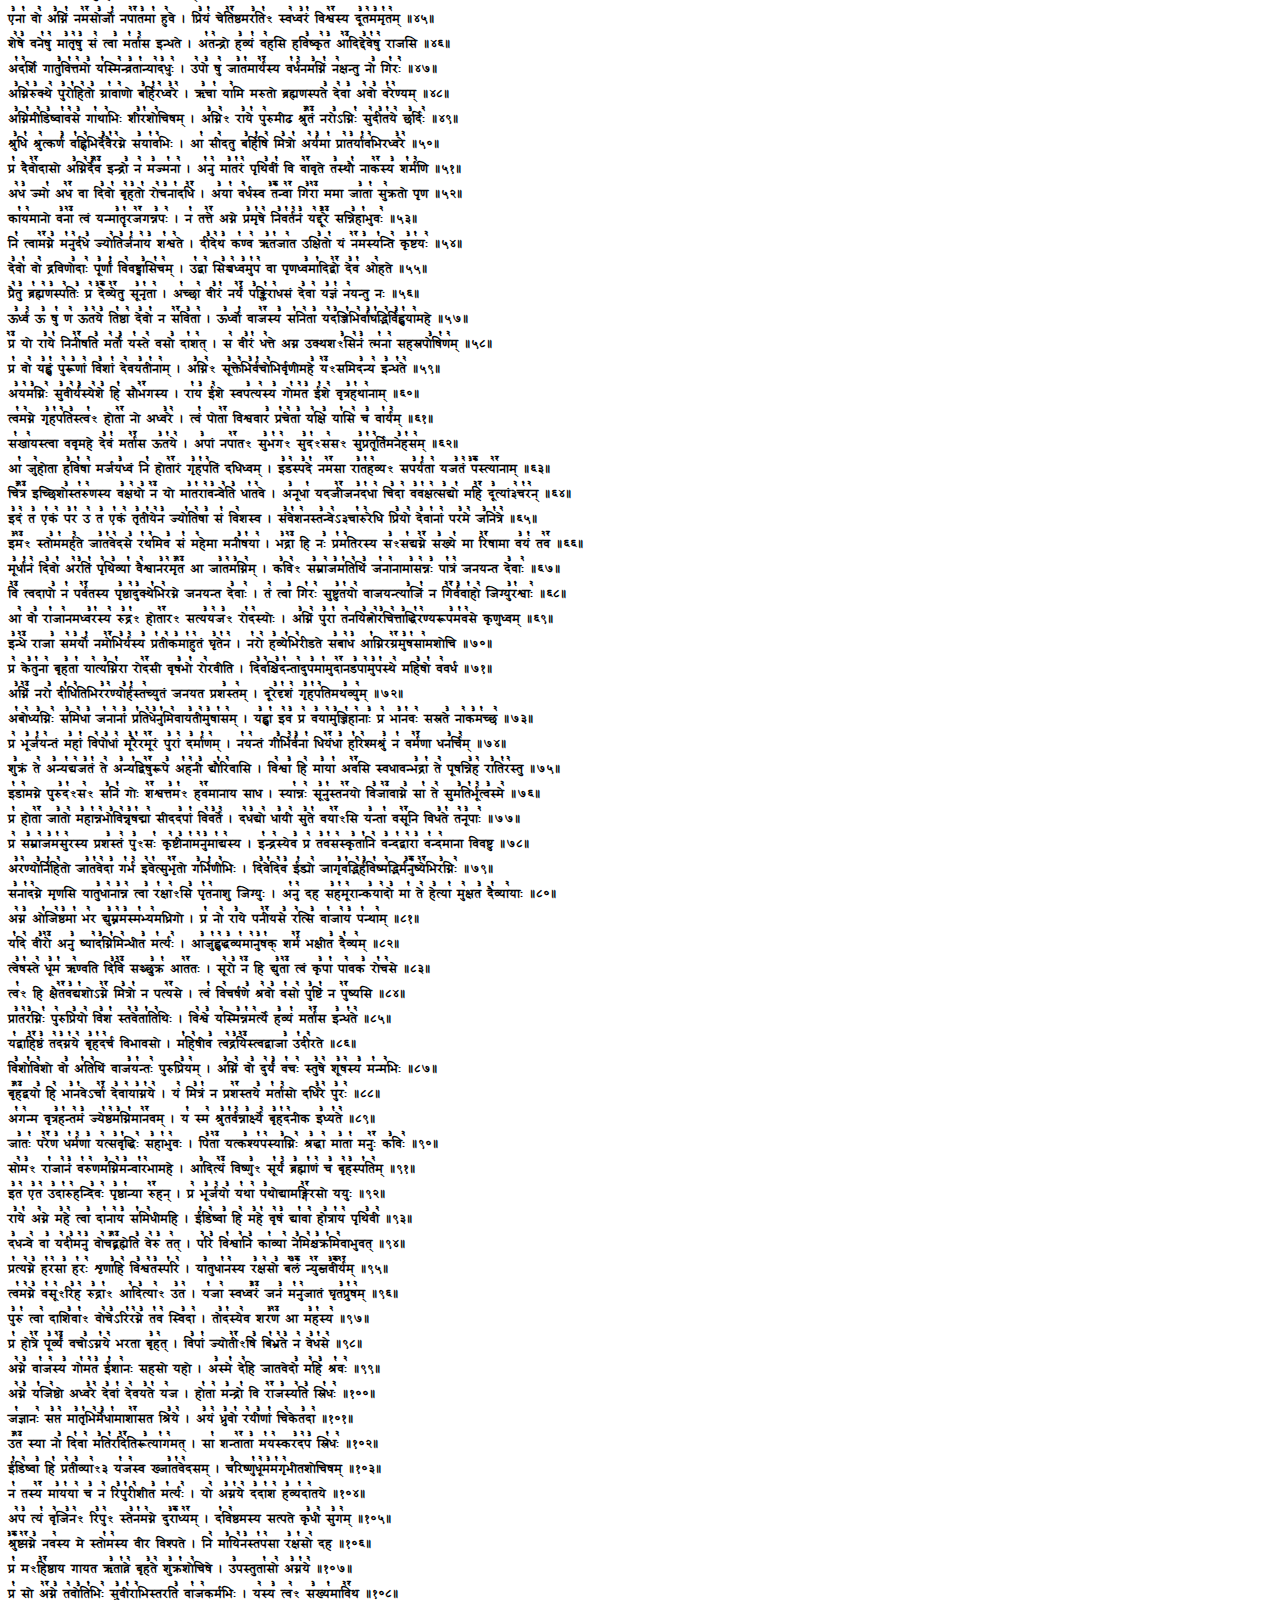
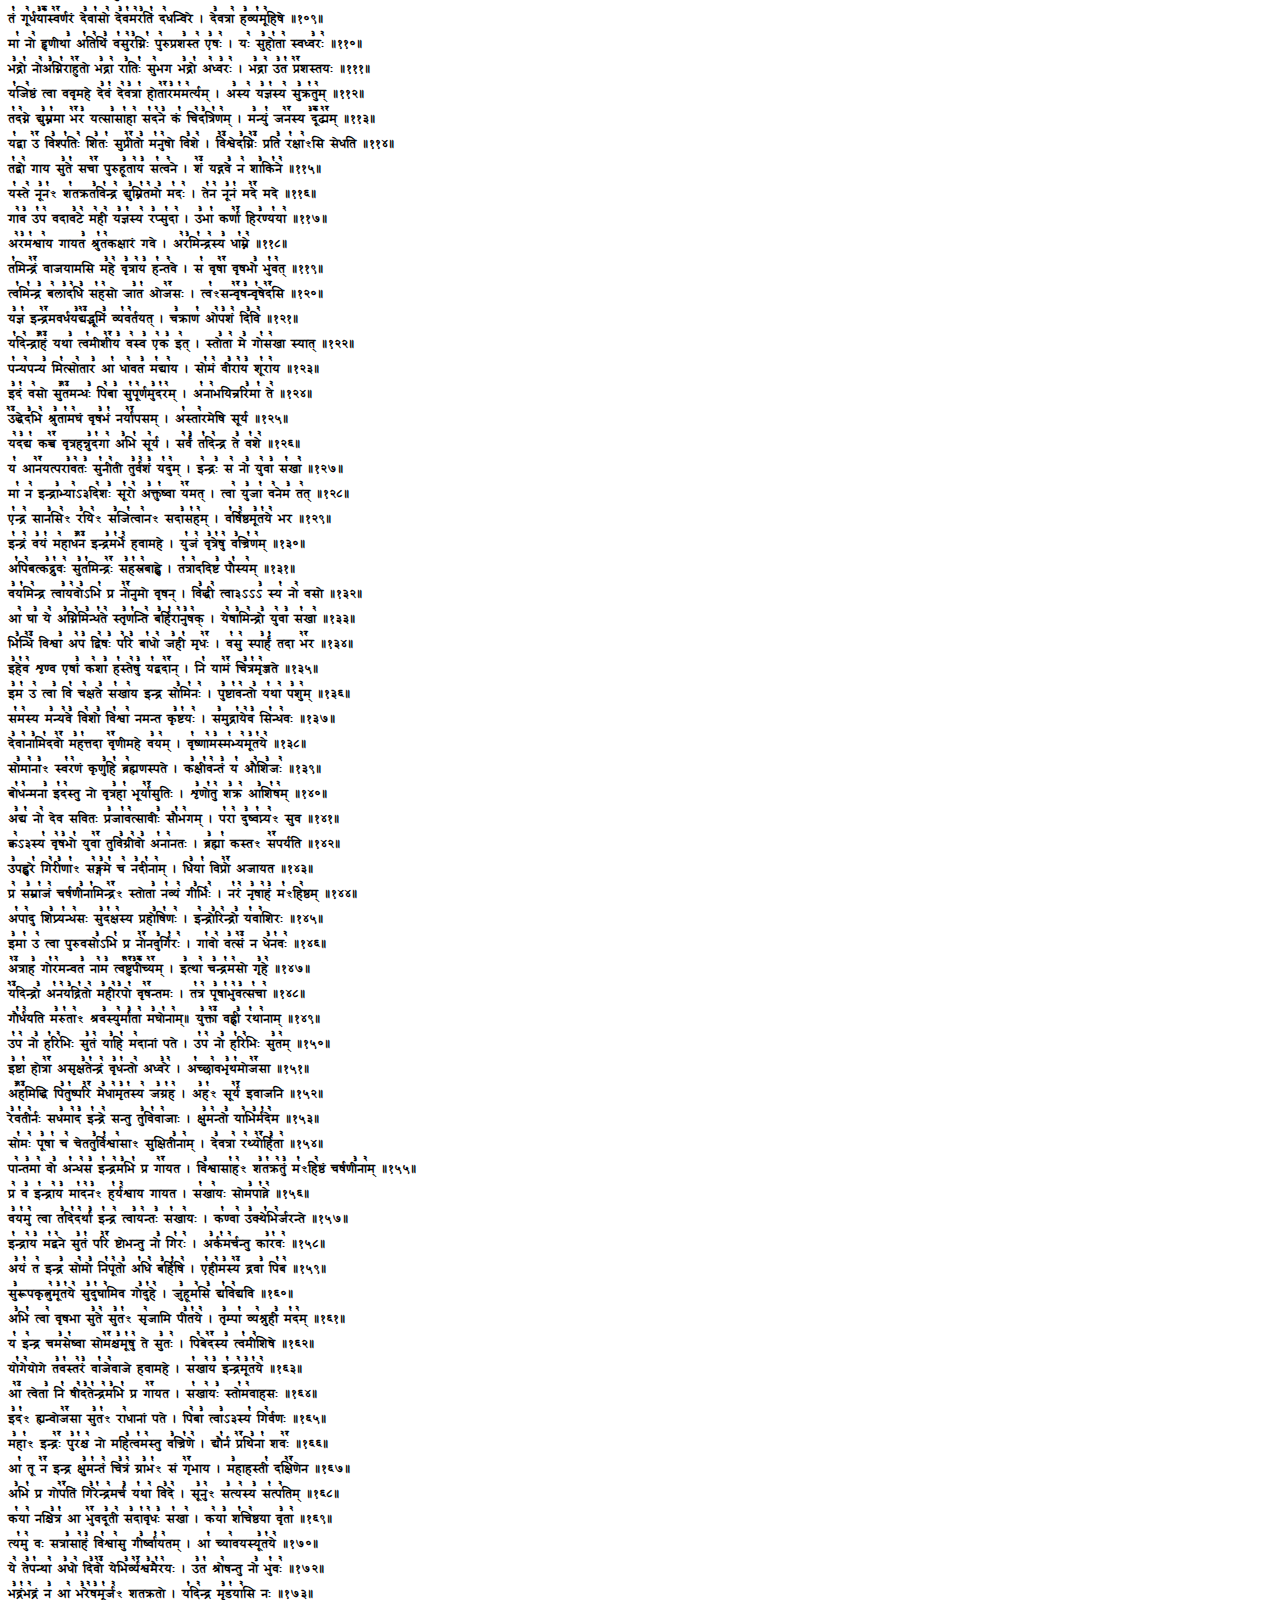
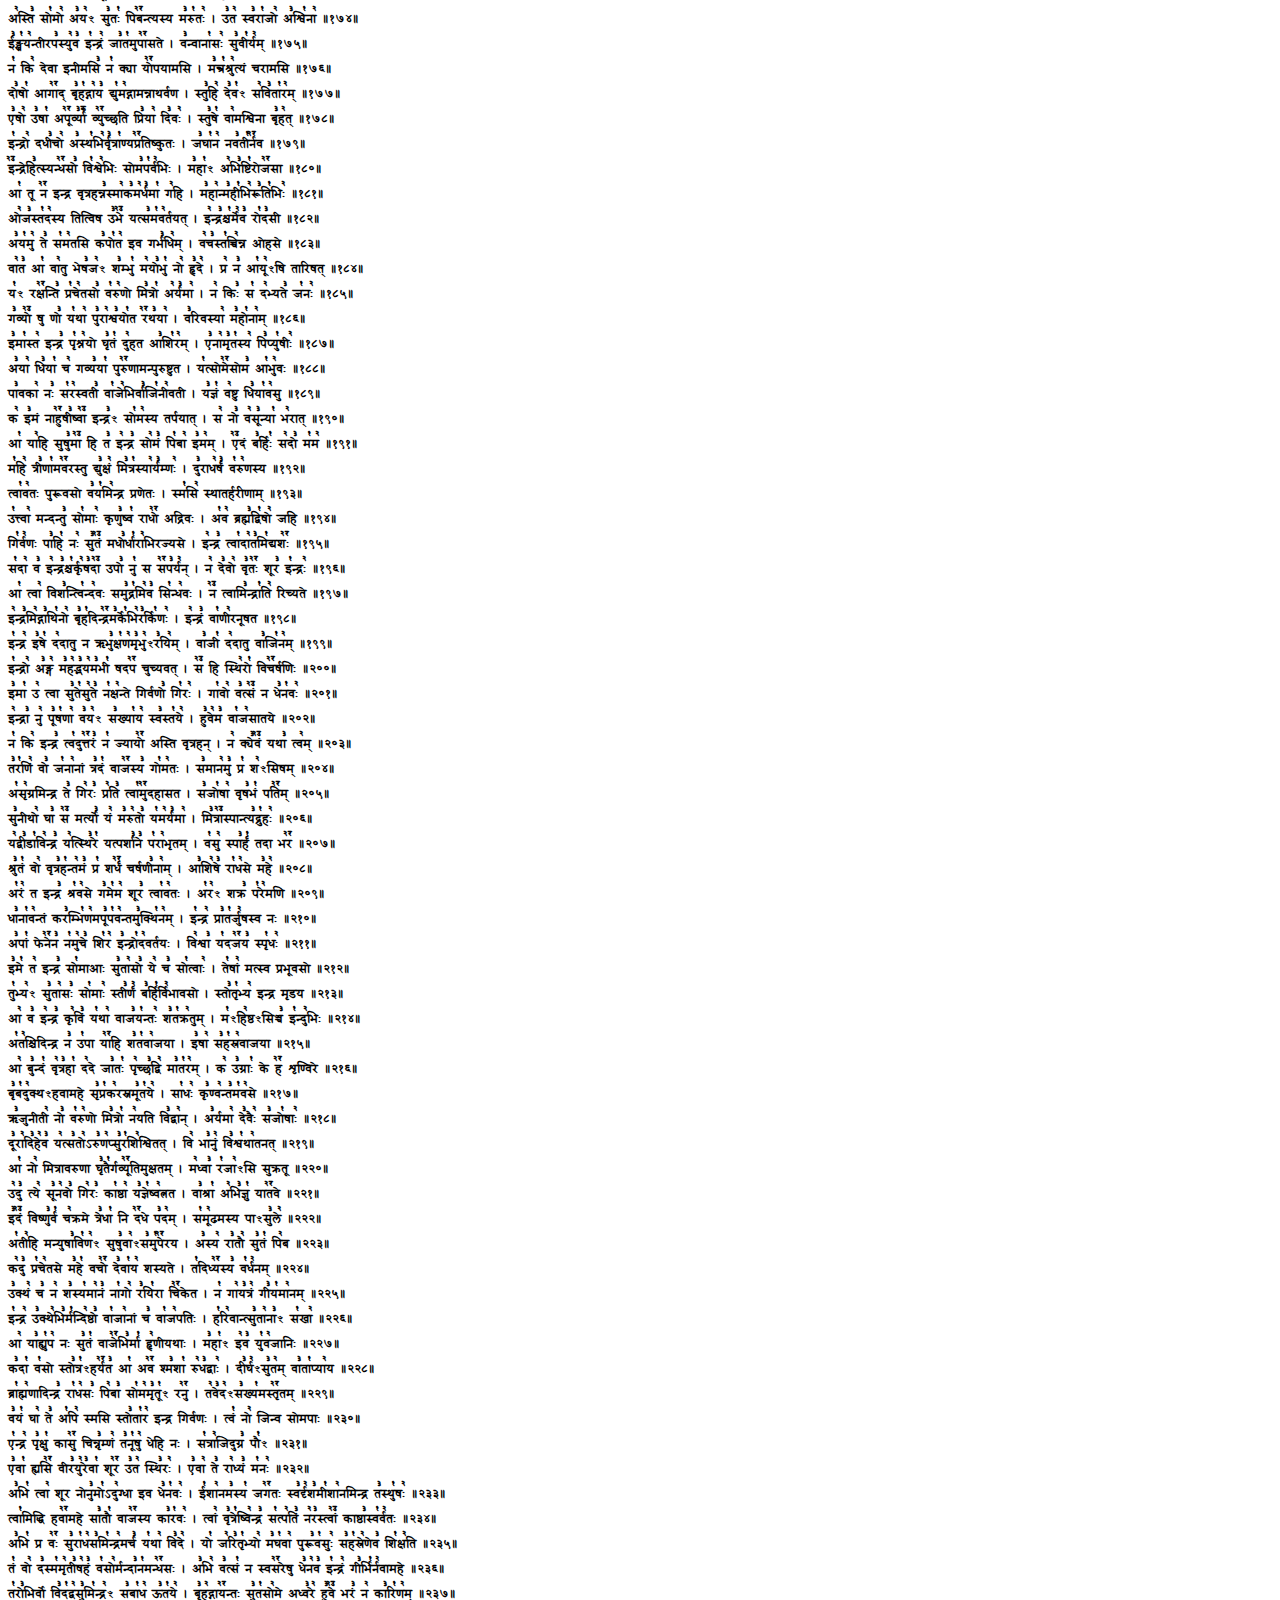
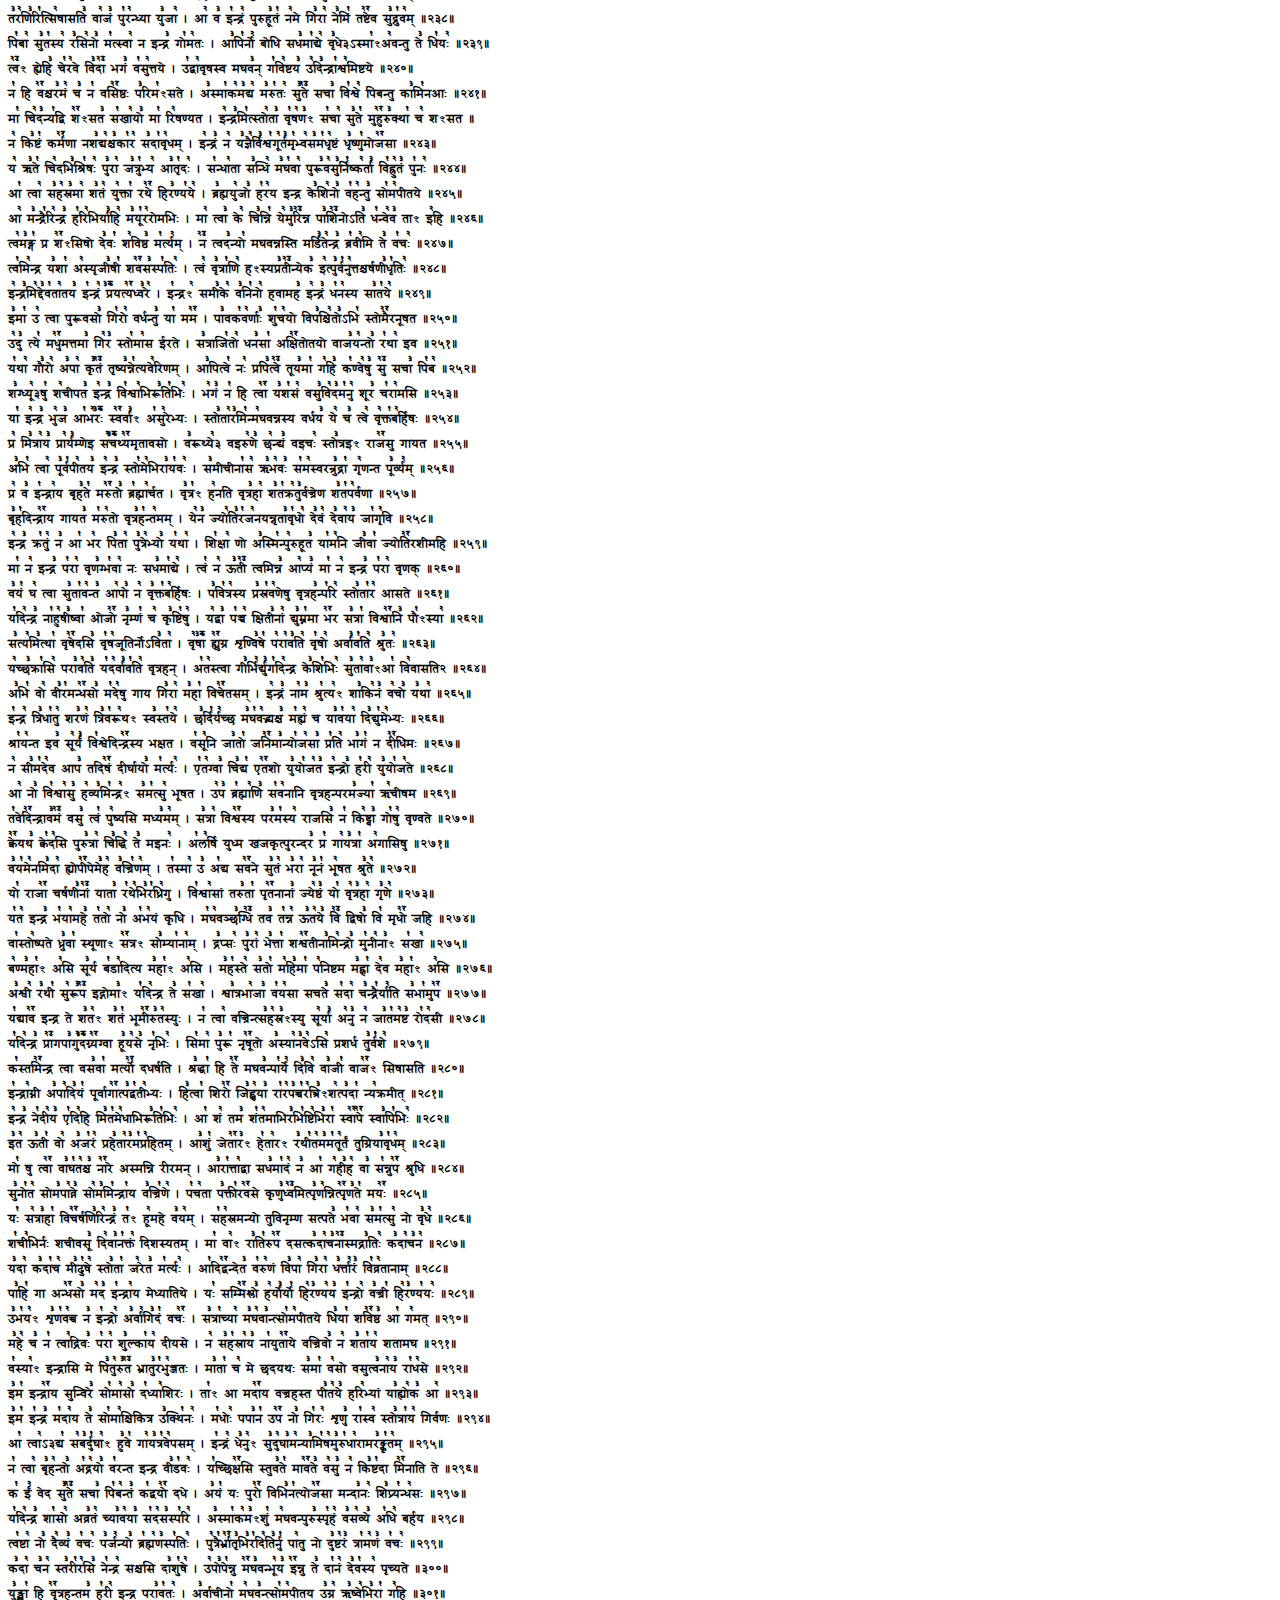
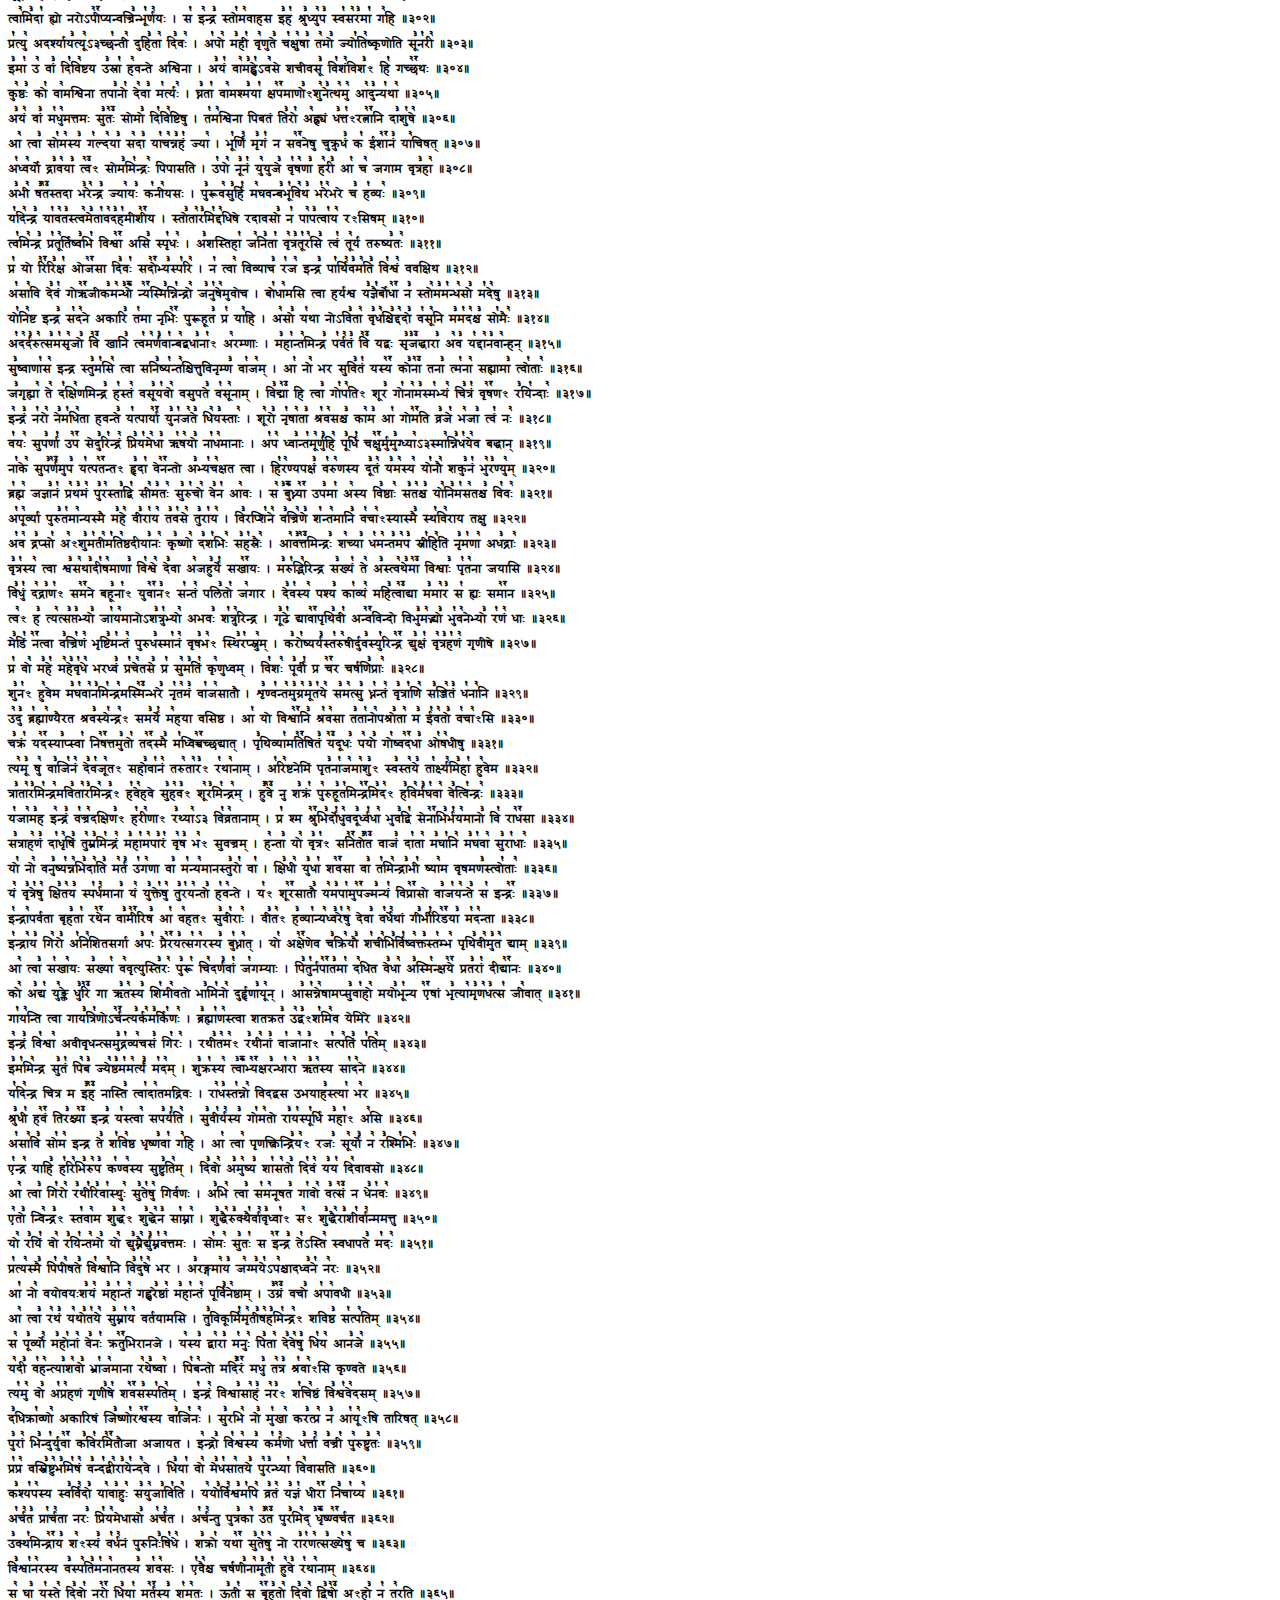
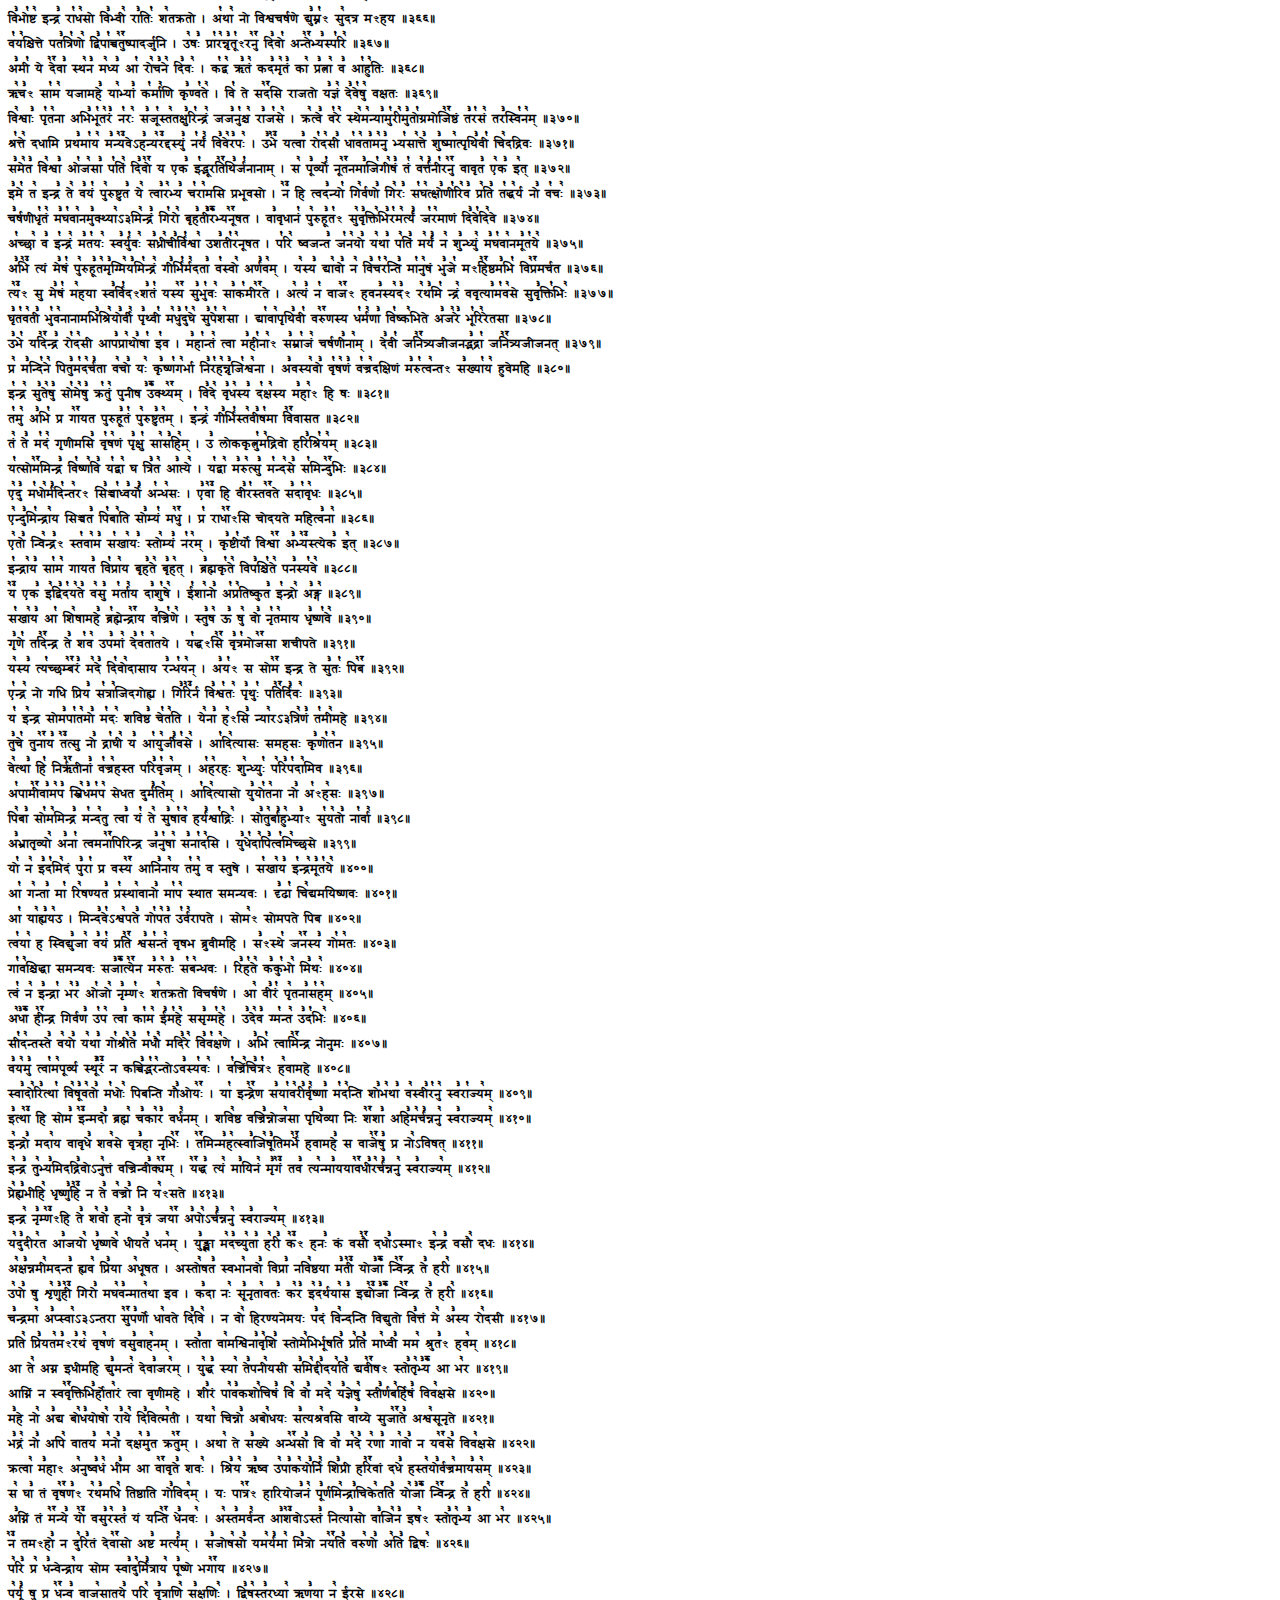
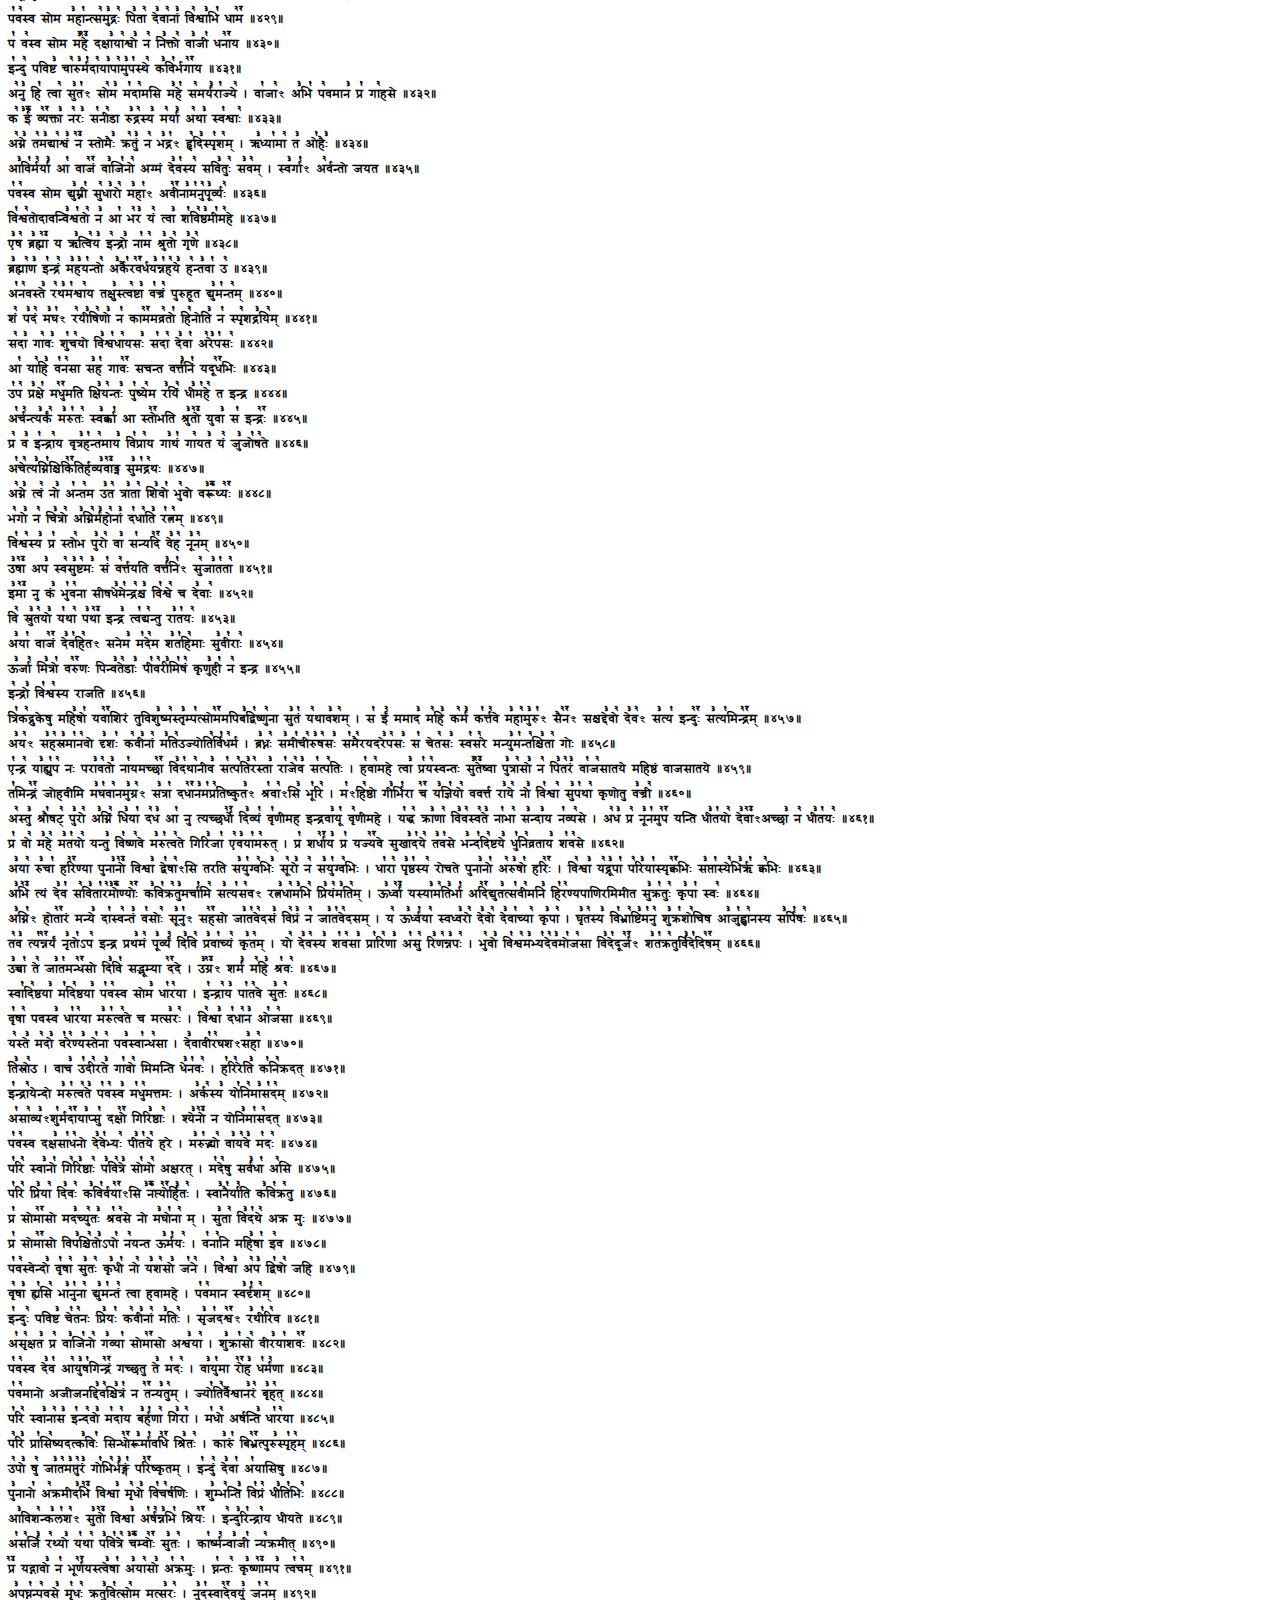
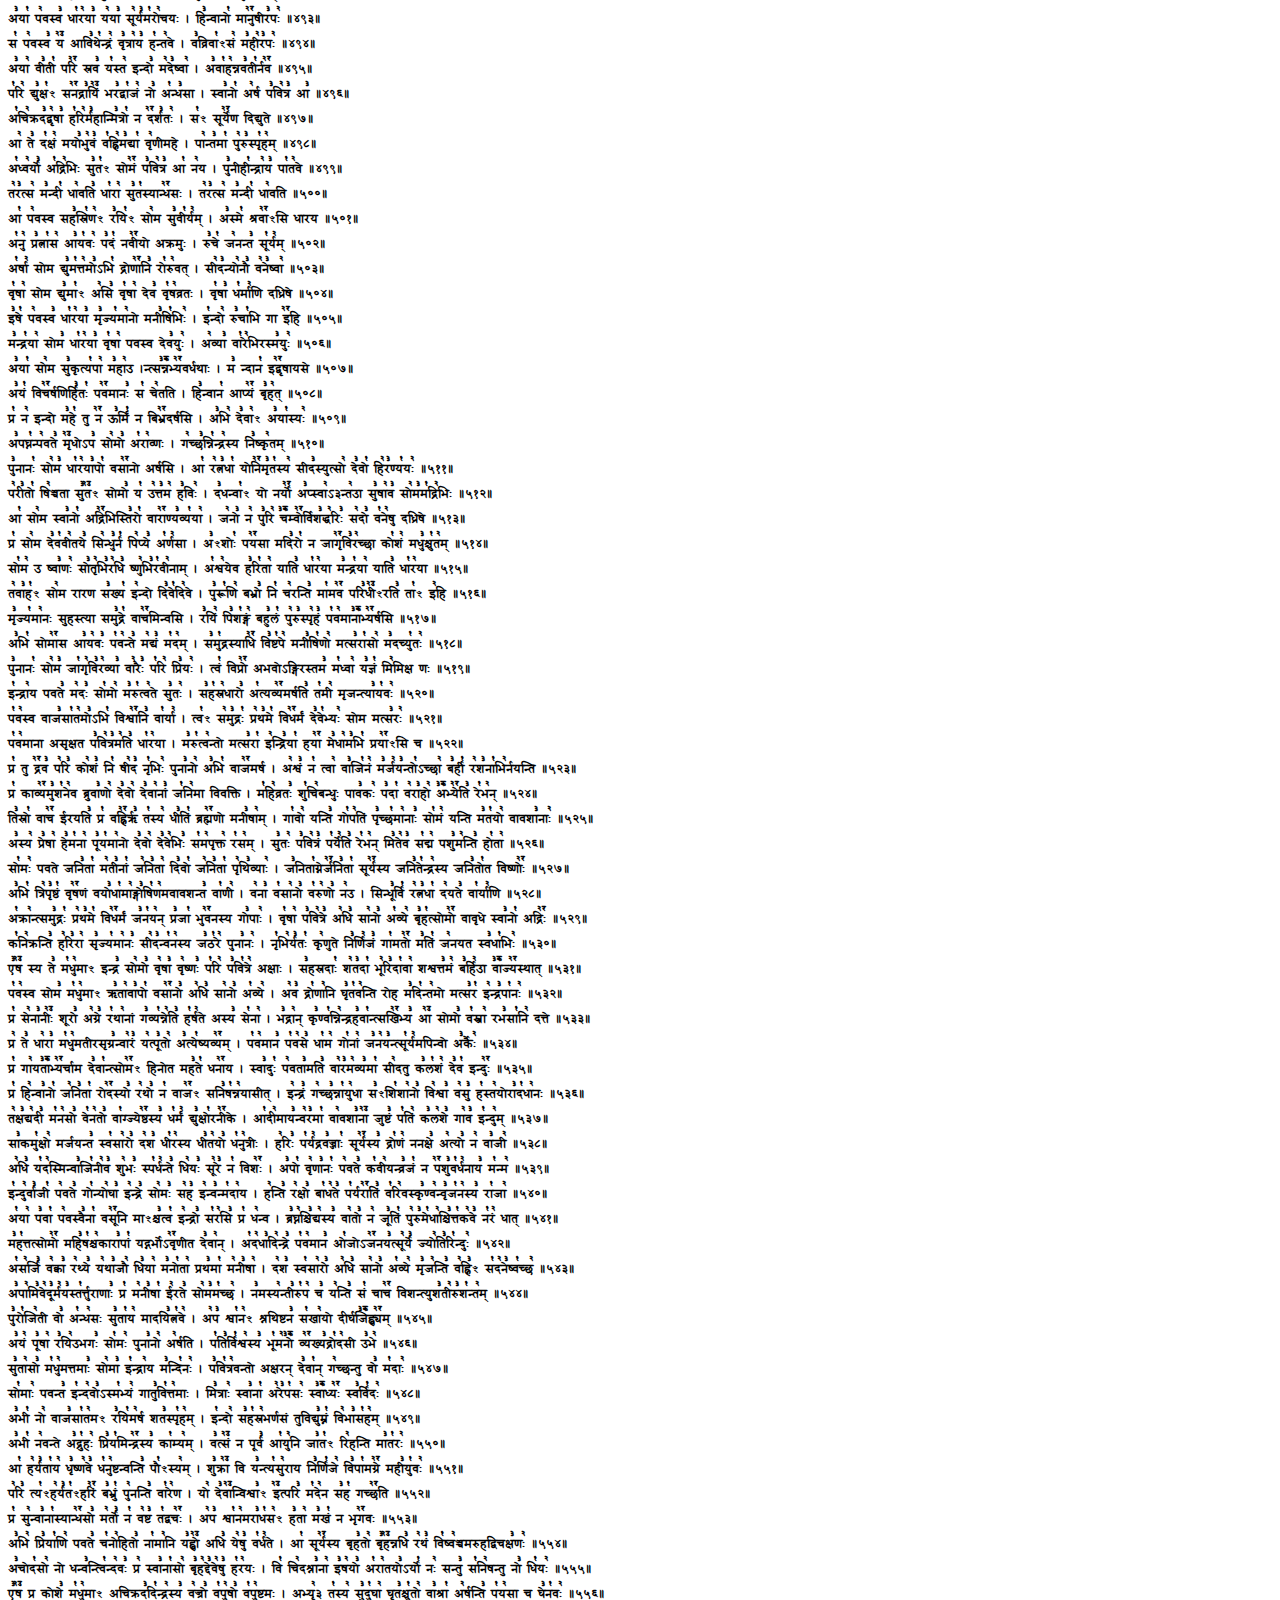
<file: Samhita-SVK.html>
<!DOCTYPE html>
<html lang="en">
<head>
  <meta charset="UTF-8">
  <link rel="stylesheet" type="text/css" href="styles.css">
</head>
<body>

  <h1>सामवेद संहिता - कौथुमम्</h1>
  <h2>पूर्वार्चिकः</h2>
  <h3>आग्नेयं काण्डम्</h3>
  <h4>प्रथमोऽध्यायः</h4>
  <h5>प्रथमप्रपाठके प्रथमोऽर्धः</h5>
  <h6>(१) प्रथमा दशतिः (१-१०) (१-२, ४, ७, ९) भरद्वाजो बार्हस्पत्यः (३) मेधातिथिः काण्वः (५) उशनाः काव्यः (६) सुदीतिपुरुमीढावाङ्गिरसौ तयोर्वन्यतरः (८) वत्सः काण्वः (१०) वामदेवः । अग्निः । गायत्रि छन्दः</h6>
  <div>अ꣢ग्न꣣ आ꣡ या꣢हि वी꣣त꣡ये꣢ गृणा꣣नो꣢ ह꣣व्य꣡दा꣢तये । नि꣡ होता꣢꣯ सत्सि ब꣣र्हि꣡षि꣢ ॥१॥</div>
    <ul>
      <li>पदपाठः</li>
        <ul>
          <li>अ꣡ग्ने꣢꣯ । आ । या꣣हि । वीत꣡ये꣢ । गृ꣣णानः꣢ । ह꣣व्य꣡दा꣢तये । ह꣣व्य꣢ । दा꣣तये । नि꣢ । हो꣡ता꣢꣯ । स꣣त्सि । बर्हि꣡षि꣢ ॥१॥</li>
        </ul>
      <li>ग्रामगेय गानम्</li>
        <ul>
          <li>१-१ । पर्कः ॥ गोतमो गायत्र्यग्निः ॥ ओ꣤ग्नाइ ॥ आ꣢꣯या꣯हीऽ३वो꣡इतोयाऽ᳒२᳒इ । तो꣡याऽ᳒२᳒इ । गृ꣡णा꣯नो꣢꣯ह । व्यदा꣡तोयाऽ᳒२᳒इ । तो꣡याऽ᳒२᳒इ ॥ ना꣡इहो꣢꣯ता꣡साऽ२३ ॥ त्सा꣡ऽ२᳐इबा꣣ऽ२३४औ꣥꣯हो꣯वा ॥ ही꣣ऽ२३४षी꣥ ॥</li>
          <li>१-२ । बर्हिष्यम् ॥ कश्यपो गायत्र्यग्निः ॥ अ꣤ग्न꣥आ꣤꣯या꣥꣯हिवी꣤ ॥ त꣡याइ । गृणा꣯नो꣯हव्यदा꣯ताऽ२३या꣢इ । नि꣡हो꣯ता꣯ सत्सि꣢ ब꣡र्हाऽ२३इषी꣢ ॥ ब꣡र्हाऽ२᳐इषा꣣ऽ२३४औ꣥꣯हो꣯वा ॥ ब꣢र्ही᳐ऽ३षी꣡ऽ२३꣡४꣡५꣡ ॥</li>
          <li>१-३ । पर्कः ॥ गोतमो गायत्र्यग्निः ॥ अ꣤ग्न꣥आ꣤꣯या꣥꣯हि । वा꣤ऽ५इतया꣤इ ॥ गृ꣡णा꣯नो꣯हव्यदा꣢ऽ१ता꣢ऽ३ये꣢ ॥ निहो᳐ता꣣ऽ२३४सा꣥ ॥ त्सा꣡ऽ२३इबा꣢ऽ३ । हा꣡ऽ२३४इषो꣥ऽ६हा꣥इ ॥</li>
        </ul>
    </ul>
  <div>त्व꣡म꣢ग्ने य꣣ज्ञा꣢ना꣣ꣳ हो꣢ता꣣ वि꣡ श्वे꣢षाꣳ हि꣣तः꣢ । दे꣣वे꣢भि꣣र्मा꣡नु꣢षे꣣ ज꣡ने꣢ ॥२॥</div>
    <ul>
      <li>पदपाठः</li>
        <ul>
          <li>त्व꣢म् । अ꣣ग्ने । यज्ञा꣡ना꣢म् । हो꣡ता꣢꣯ । वि꣡श्वे꣢꣯षाम् । हि꣣तः꣢ । दे꣣वे꣡भिः꣢ । मा꣡नु꣢꣯षे । ज꣡ने꣢꣯ ॥२॥</li>
      	</ul>
      <li>ग्रामगेय गानम्</li>
        <ul>
          <li>२-१ । सौपर्णम्, सुपर्णोः वैश्वमनसम् ॥ विश्वमनाः गायत्र्यग्निः ॥ त्व꣤म꣥ग्ने꣯यज्ञा꣤꣯ना꣥꣯म् । त्व꣤म꣥ग्ना꣤इ ॥ य꣢ज्ञा꣡꣯नाꣳ꣯हो꣯ता꣯ । विश्वे꣯षाꣳ꣯हाऽ२३इताः꣢ ॥ दे꣯वै꣡꣯भाऽ२३इर्मा꣢ । नु꣣षे꣯ज꣢ना꣡ । औ꣢ऽ३हो꣤वा꣥ । हो꣤ऽ५इ ॥ डा ॥</li>
        </ul>
    </ul>
  <div>अ꣣ग्निं꣢ दू꣣तं꣡ वृ꣢णीमहे꣣ हो꣡ता꣢रं वि꣣श्व꣡वे꣢दसम् । अ꣣स्य꣢ य꣣ज्ञ꣡स्य꣢ सु꣣क्र꣡तु꣢म् ॥३॥</div>
    <ul>
      <li>पदपाठः</li>
        <ul>
          <li>अ꣣ग्नि꣢म् । दू꣣त꣢म् । वृ꣣णीमहे । हो꣡ता꣢꣯रम् । वि꣣श्व꣡वे꣢दसम् । वि꣣श्व꣢ । वे꣣दसम् । अस्य꣢ । य꣣ज्ञ꣡स्य꣢ । सु꣣क्र꣡तु꣢म् । सु꣣ । क्र꣡तु꣢꣯म् ॥३॥</li>
	      </ul>
      <li>ग्रामगेय गानम्</li>
        <ul>
          <li>३-१ । बृहद्भारद्वाजम् ॥ (बृहदाग्नेयं, बृहद्वासौरम्) । भरद्वाजो गायत्र्यग्निः ॥ अ꣥ग्निन्दू꣯ताम् ॥ वृ꣢णी꣡꣯महाइ । हो꣯ता꣯रांऽ२३वी꣢ । श्ववे꣡꣯दसाम् ॥ अस्ययाऽ२३ज्ञा꣢ । आ꣡ । औ꣢ऽ३हो꣯वा꣢ ॥ स्या꣡सुक्र꣢तुम् । इ꣡डाऽ२३भा꣢ऽ३४३ । ओ꣡ऽ२३४५इ ॥ डा ॥</li>
        </ul>
    </ul>
  <div>अ꣣ग्नि꣢र्वृ꣣त्रा꣡णि꣢ जङ्घनद् द्रविण꣣स्यु꣡र्वि꣢प꣣न्य꣡या꣢ । स꣡मि꣢द्धः शु꣣क्र꣡ आहु꣢꣯तः ॥४॥</div>
    <ul>
      <li>पदपाठः</li>
        <ul>
          <li>अ꣣ग्निः꣢ । वृ꣣त्रा꣡णि꣢ । ज꣣ङ्घनत् । द्रविणस्युः꣢ । वि꣣पन्य꣡या꣢ । स꣡मि꣢꣯द्धः । सम् । इ꣣द्धः । शुक्रः꣢ । आ꣡हु꣢꣯तः । आ । हु꣣तः ॥४॥</li>
	      </ul>
      <li>ग्रामगेय गानम्</li>
        <ul>
          <li>४-१ । श्रौतर्षाणि त्रीणि श्रौतर्षम् ॥ त्रयाणां श्रुतर्षिः गायत्र्यग्निः ॥ अ꣥ग्निर्वृत्रा ॥ णा꣡ऽ२᳐इजा꣣ऽ२३४औ꣥꣯हो꣯वा । घा꣣ऽ२३४ना꣥त् । द्र꣢विणस्यु꣡र्विप꣢न्य꣡या꣰꣯ऽ२ । ओ꣡इसमिद्धाऽ२३श्शू꣢ ॥ क्रा꣡या꣯हु꣢तः । इ꣡डाऽ२३भा꣢ऽ३४३ । ओ꣡ऽ२३४५इ ॥ डा ॥</li>
          <li>४-२ । अ꣣ग्नि꣢रौ꣣꣯हो꣤वाहा꣥इ । वृत्रा꣤णी꣥ ॥ जा꣡ङ्घा꣢ऽ३ना꣢त् । औ꣡हो꣢ऽ३वा꣢ऽ३ । द्र꣡विणा꣣ऽ२३४स्यूः꣥ । ओ꣡इवोइप꣪न्ययाऽ᳒२᳒ ॥ स꣡माये꣢ऽ३᳐ । धा꣡ऽ२᳐श्शू꣣ऽ२३४औ꣥꣯हो꣯वा । क्र꣢या꣡꣯हुता꣣ऽ२३꣡४꣡५ः꣡ ॥</li>
          <li>४-३ । ओ꣤ग्नीः꣥ ॥ वृ꣢त्रा꣡꣯णिजङ्घनात् । औ꣣꣯हौ꣢हो꣣ऽ२३४वा꣥ । द्र꣢विणस्यु꣡र्विप꣢न्य꣡या । औ꣣꣯हौ꣢हो꣣ऽ२३४वा꣥ ॥ स꣡मिद्ध꣢श्शुक्र꣡या । औ꣣꣯हौ꣢हो꣣ऽ२३४वा꣥ ॥ हो꣤ऽ५तोऽ६"हा꣥इ ॥</li>
        </ul>
    </ul>
  <div>प्रे꣡ष्ठं꣢ वो꣣ अ꣡ति꣢थिꣳ स्तु꣣षे꣢ मि꣣त्र꣡मि꣢व प्रि꣣य꣢म् । अ꣢ग्ने꣣ र꣢थं꣣ न꣡ वेद्य꣢꣯म् ॥५॥</div>
    <ul>
      <li>पदपाठः</li>
        <ul>
          <li>प्रे꣡ष्ठ꣢꣯म् । वः꣣ । अ꣡ति꣢꣯थिम् । स्तु꣣षे꣢ । मि꣣त्र꣢म् । मि꣣ । त्र꣢म् । इ꣣व । प्रिय꣢म् । अ꣡ग्ने꣢꣯ । र꣡थ꣢꣯म् । न । वे꣡द्य꣢꣯म् ॥५॥</li>
	      </ul>
      <li>ग्रामगेय गानम्</li>
        <ul>
          <li>५-१ । औशनम् ॥ उशना विराड्गायत्र्यग्निः ॥ प्रे꣤꣯ष्ठं꣥वाः꣤ ॥ अ꣡ताऽ२३इथी꣢म् । स्तौ꣡षे꣯मि꣢त्रम् । इव꣡प्राऽ२३या꣢म् ॥ अ꣡ग्नाइरा꣢ऽ३था꣢ऽ३म् ॥ ना꣡वाऽ२३हा꣢ऽ३४३इ ॥ दा꣡ऽ२३४यो꣥ऽ६"हा꣥इ ॥</li>
          <li>५-२ । शैरीषम् ॥ शिरीषो उशना गायत्र्यग्निः ॥ प्रे꣤꣯ष्ठं꣥वः । ओ꣤हाइ ॥ अ꣡ताऽ२३इथी꣢म् । स्तुषाइमित्रा᳐ऽ३म् । इ꣡वाऽ२᳐प्रा꣣ऽ२३४या꣥म् ॥ औ꣢꣯होऽ१इ । अग्ने꣢꣯रा꣡थाऽ२३म् ॥ ना꣡ऽ२३वे꣤ऽ३ । दा꣢ऽ३४५योऽ६"हा꣥इ ॥</li>
          <li>५-३ । औशनम् ॥ उशना विराड्गायत्र्यग्निः ॥ प्रे꣥꣯ष्ठंवो꣯हाउ ॥ अ꣡तिथाइम् । स्तुषे꣯मित्रमिवप्राऽ२३या꣢म् ॥ अ꣡ग्नाये꣢ऽ३ । रा꣡ऽ२᳐था꣣ऽ२३४ औ꣥꣯हो꣯वा ॥ न꣢वे꣡꣯दिया꣣ऽ२᳐३꣡४꣡५꣡म् ॥</li>
        </ul>
    </ul>
  <div>त्वं꣡ नो꣢ अग्ने꣣ म꣡हो꣢भिः पा꣣हि꣢ विश्व꣢꣯स्या꣣ अ꣡रा꣢तेः । उ꣣त꣢ द्वि꣣षो꣡ मर्त्य꣢꣯स्य ॥६॥</div>
    <ul>
      <li>पदपाठः</li>
        <ul>
          <li>त्व꣢म् । नः꣢ । अग्ने । म꣡हो꣢꣯भिः । पा꣣हि꣢ । वि꣡श्व꣢꣯स्य । अ꣡रा꣢꣯तेः । अ । रा꣣तेः । उत꣢ । द्वि꣣षः꣢ । म꣡र्त्य꣢꣯स्य ॥६॥</li>
	      </ul>
      <li>ग्रामगेय गानम्</li>
        <ul>
          <li>६-१ । सांवर्गम् ॥ (संवर्गः) साकमश्वः गायत्र्यग्निः ॥ त्व꣥न्नो꣯या ॥ ग्ने꣢꣯म꣡हो꣢꣯भिः । पा꣡꣯होइवी꣢ऽ३श्वा꣢ । स्या꣡꣯अरा꣯तेः꣢꣯ ॥ उ꣡ताद्वा꣢ऽ१इषाऽ᳒२ः᳒ ॥ म꣡र्त्य꣢स्य । इ꣡डाऽ२३भा꣢ऽ३४३ । ओ꣡ऽ२३४५इ ॥ डा ॥</li>
          <li>६-२ । वार्त्रघ्नम् ॥ साकमश्वः गायत्र्यग्निः ॥ त्वां꣤꣯त्वन्नो꣥꣯अग्ने꣯म꣤ । हो꣥ऽ६भा꣥इः ॥ पा꣢꣯हि꣡विश्वाऔ꣢ऽ३हो꣢ । स्या꣡औ꣢ऽ३हो꣢ । आ꣡रातेः꣢ । उ꣡ताद्वा꣢ऽ१इषाऽ᳒२ः᳒ । म꣡र्ताऽ२᳐या꣣ऽ२३४औ꣥꣯हो꣯वा ॥ स्या꣣ऽ२३꣡४꣡५꣡ ॥</li>
        </ul>
    </ul>
  <div>ए꣢ह्यू꣣ षु꣡ ब्रवा꣢꣯णि꣣ ते꣡ऽग्न꣢ इ꣣त्थे꣡त꣢रा꣣ गि꣡रः꣢ । ए꣣भि꣡र्व꣢र्धास꣣ इ꣡न्दु꣢भिः ॥७॥</div>
    <ul>
      <li>पदपाठः</li>
        <ul>
          <li>आ꣢ । इ꣣हि । उ । सु꣢ । ब्र꣡वा꣢꣯णि । ते꣣ । अ꣡ग्ने꣢꣯ । इ꣣त्था꣢ । इ꣡त꣢꣯राः । गि꣡रः꣢꣯ । ए꣣भिः꣢ । व꣣र्धासे । इ꣡न्दु꣢꣯भिः ॥७॥</li>
	      </ul>
      <li>ग्रामगेय गानम्</li>
        <ul>
          <li>७-१ । शौनश्शेपम् ॥ वत्सः गायत्र्यग्निः ॥ ए꣥꣯ह्यू꣯षू꣢ऽ३ब्र꣤वा꣯णा꣥ऽ६इता꣥इ ॥ अ꣡ग्नइत्थे꣯तरा꣯गाऽ᳒२᳒इराः꣡ ॥ ए꣢꣯भाऽ᳒२᳒इर्व꣡र्द्धा ॥ स꣡याऽ२३हा꣢ऽ᳐३४३इ ॥ दू꣡ऽ२३४भो꣥ऽ६"हा꣥इ ॥</li>
          <li>७-२ । शौनश्शेपम् ॥ शौनश्शेपः गायत्र्यग्निः ॥ ए꣥꣯ह्यू꣯षुब्रवौ꣯ हो꣤णाइता꣥इ ॥ अ꣡ग्नइत्थे꣯तरा꣢ऽ१गी꣢ऽ३राः꣢ ॥ एभि᳐र्वा꣣ऽ२३४र्द्धा꣥ ॥ स꣡याऽ२३हा꣢ऽ᳐३४३इ ॥ दू꣡ऽ२३४भो꣥ऽ६"हा꣥इ ॥</li>
        </ul>
    </ul>
  <div>आ꣡ ते꣢ व꣣त्सो꣡ मनो꣢꣯ यमत्पर꣣मा꣡च्चि꣢त्स꣣ध꣡स्था꣢त् । अ꣢ग्ने꣣ त्वां꣡ का꣢मये गि꣣रा꣢ ॥८॥</div>
    <ul>
      <li>पदपाठः</li>
        <ul>
          <li>आ꣢ । ते꣣ । वत्सः꣢ । म꣡नः꣢꣯ । य꣣मत् । परमा꣢त् । चि꣣त् । सध꣡स्था꣢त् । स꣣ध꣢ । स्था꣣त् । अ꣡ग्ने꣢꣯ । त्वाम् । का꣣मये । गिरा꣢ ॥८॥</li>
	      </ul>
      <li>ग्रामगेय गानम्</li>
        <ul>
          <li>८-१ । वात्से द्वे ॥ वत्सो गायत्र्यग्निः ॥ आ꣥꣯ते꣯वत्साः ॥ म꣡नो꣯य꣢मत् । प꣡रमा꣢꣯त् । चित्स꣡धाऽ२३स्था꣢त् ॥ अ꣡ग्नाइ त्वा꣢᳐ऽ३ङ्का꣢᳐ऽ३ ॥ म꣤योवा꣥ । गा꣤ऽ५इरोऽ६"हा꣥इ ॥</li>
          <li>८-२ । काण्वम् ॥ कण्वः गायत्र्यग्निः ॥ आ꣤꣯ते꣥꣯वत्सो꣤꣯मनो꣥꣯यमत् । ऐ꣤याहा꣥इ ॥ प꣢रमा꣡꣯च्चित्सधस्था꣯दै꣯याऽ२३हो꣡इया ॥ अग्ने꣯त्वां꣯का꣯मयऐ꣯याऽ२३हो꣡इया ॥ गि꣢रा꣯ । इ꣡डाऽ२३भा꣢ऽ३४३ । ओ꣡ऽ२३४५इ ॥ डा ॥</li>
        </ul>
    </ul>
  <div>त्वा꣡म꣢ग्ने꣣ पु꣡ष्क꣢रा꣣द꣡ध्यथ꣢꣯र्वा꣣ नि꣡र꣢मन्थत । मू꣣र्ध्नो꣡ विश्व꣢꣯स्य वा꣣घ꣡तः꣢ ॥९॥</div>
    <ul>
      <li>पदपाठः</li>
        <ul>
          <li>त्वा꣢म् । अ꣣ग्ने । पु꣡ष्क꣢꣯रात् । अ꣡धि꣢꣯ । अ꣡थ꣢꣯र्वा । निः । अ꣣मन्थत । मूर्ध्नः꣢ । वि꣡श्व꣢꣯स्य । वा꣣घ꣡तः꣢ ॥९॥</li>
	      </ul>
      <li>ग्रामगेय गानम्</li>
        <ul>
          <li>९-१ । अग्नेरार्षेयम् ॥ अग्निः गायत्र्यग्निः ॥ त्वा꣥꣯मग्ने꣯पू꣯ष्काऽ६रा꣥꣯दधी ॥ आ꣡थ꣢र्वा꣯ । ना꣡इः । अ꣪माऽ२᳐न्था꣣ऽ२३४ता꣥ ॥ मू꣣ऽ२३४र्ध्नो꣥ । वा꣣ऽ२३४इश्वा꣥ । स्य꣤वोवा꣥ । घा꣤ऽ५तोऽ६"हा꣥इ ॥</li>
        </ul>
    </ul>
  <div>अ꣢ग्ने꣣ वि꣡व꣢स्व꣣दा꣡ भ꣢रा꣣स्म꣡भ्य꣢मू꣣त꣡ये꣢ म꣣हे꣢ । दे꣣वो꣡ ह्यसि꣢꣯ नो दृ꣣शे꣢ ॥१०॥</div>
    <ul>
      <li>पदपाठः</li>
        <ul>
          <li>अ꣡ग्ने꣢꣯ । वि꣡व꣢꣯स्वत् । वि । व꣣स्वत् । आ꣢ । भ꣣र । अस्म꣡भ्य꣢म् । ऊ꣣त꣡ये꣢ । म꣣हे꣢ । दे꣣वः꣢ । हि । अ꣡सि꣢꣯ । नः꣢ । दृशे꣢ ॥१०॥</li>
	      </ul>
      <li>ग्रामगेय गानम्</li>
        <ul>
          <li>१०-१ । वाध्र्यश्वम् ॥ (वध्र्यश्वोऽनूपो वा) वाध्र्यश्वः । गायत्र्यग्निः ॥ अ꣤ग्ने꣥꣯वि꣤व꣥स्वदा꣤꣯भ꣥रो꣤ । वाहा꣥इ ॥ अ꣢स्मभ्यमू꣯तऽ३या꣡इमहे꣢꣯ । ओ꣡ । वा꣢ऽ३᳐हा꣢इ । ओ꣡ । वा꣢ऽ३᳐हा꣢इ ॥ दा꣡इवो꣢ऽ१हियाऽ᳒२᳒ । ओ꣡ । वा꣢ऽ३हा꣢इ । ओ꣡ । वा꣢ऽ३᳐हा꣢ऽ३᳐इ ॥ सा꣡ऽ२᳐इना꣣ऽ२३४औ꣥꣯हो꣯वा । दृ꣢षेऽ१ ॥</li>
        </ul>
    </ul>
  <div>न꣡म꣢स्ते अग्न꣣ ओ꣡ज꣢से गृ꣣ण꣡न्ति꣢ देव कृ꣣ष्ट꣡यः꣢ । अ꣡मै꣢र꣣मि꣡त्र꣢मर्दय ॥११॥</div>
  <div>दू꣣तं꣡ वो꣢ वि꣣श्व꣡वे꣢दसꣳ हव्य꣣वा꣢ह꣣म꣡म꣢र्त्यम् । य꣡जि꣢ष्ठमृञ्जसे गि꣣रा꣢ ॥१२॥</div>
  <div>उ꣡प꣢ त्वा जा꣣म꣢यो꣣ गि꣢रो꣣ दे꣡दि꣢शतीर्हवि꣣ष्कृतः꣢ । वा꣣यो꣡रनी꣢꣯के अस्थिरन् ॥१३॥</div>
  <div>उ꣡प꣢ त्वाग्ने दि꣣वे꣡दि꣢वे꣣ दो꣡षा꣢वस्तर्धि꣣या꣢ व꣣य꣢म् । न꣢मो꣣ भ꣡र꣢न्त꣣ ए꣡म꣢सि ॥१४॥</div>
  <div>ज꣡रा꣢बोध꣣ त꣡द्वि꣢विड्ढि वि꣣शे꣡वि꣢शे य꣣ज्ञि꣡या꣢य । स्तो꣡म꣢ꣳ रु꣣द्रा꣡य꣢ दृशी꣣क꣢म् ॥१५॥</div>
  <div>प्र꣢ति꣣ त्यं꣡ चारु꣢꣯मध्व꣣रं꣡ गो꣢पी꣣था꣢य꣣ प्र꣡ हू꣢यसे । म꣣रु꣡द्भि꣢रग्न꣣ आ꣡ ग꣢हि ॥१६॥</div>
  <div>अ꣢श्वं꣣ न꣢ त्वा꣣ वा꣡र꣢वन्तं व꣣न्द꣡ध्या꣢ अ꣣ग्निं꣡ नमो꣢꣯भिः । स꣣म्रा꣡ज꣢न्तमध्व꣣रा꣡णा꣢म् ॥१७॥</div>
  <div>औ꣣र्वभृगुव꣡च्छुचि꣢꣯मप्नवान꣣व꣡दा हु꣢꣯वे । अ꣣ग्नि꣡ꣳ स꣢मु꣣द्र꣡वा꣢ससम् ॥१८॥</div>
  <div>अ꣣ग्नि꣡मि꣢न्धा꣣नो꣡ मन꣢꣯सा꣣ धि꣡य꣢ꣳ सचेत꣣ म꣡र्त्यः꣢ । अ꣣ग्नि꣡मि꣢न्धे वि꣣व꣡स्व꣢भिः ॥१९॥</div>
  <div>आ꣢꣫दित्प्र꣣त्न꣢स्य꣣ रे꣡त꣢सो꣣ ज्यो꣡तिः꣢ पश्यन्ति वास꣣र꣢म् । प꣣रो꣢꣫ यदि꣣ध्य꣡ते꣢ दि꣣वि꣢ ॥२०॥</div>
  <div>अ꣣ग्निं꣡ वो꣢ वृ꣣ध꣡न्त꣢मध्व꣣रा꣡णां꣢ पुरू꣣त꣡म꣢म् । अ꣢च्छा꣣ न꣢प्त्रे꣣ स꣡ह꣢स्वते ॥२१॥</div>
  <div>अ꣣ग्नि꣢स्ति꣣ग्मे꣡न꣢ शो꣣चि꣢षा꣣ य꣢ꣳस꣣द्वि꣢श्वं꣣ न्य३꣢ऽत्रि꣡ण꣢म् । अ꣣ग्नि꣡र्नो꣢ वꣳसते र꣣यि꣢म् ॥२२॥</div>
  <div>अ꣡ग्ने꣢ मृ꣣ड꣢ म꣣हा꣢ꣳ अ꣣स्य꣢य꣣ आ꣡ दे꣢व꣣युं꣡ जन꣢꣯म् । इ꣣ये꣡थ꣢ ब꣣र्हि꣢रा꣣स꣡द꣢म् ॥२३॥</div>
  <div>अ꣢ग्ने꣣ र꣡क्षा꣢ णो꣣ अ꣡ꣳह꣢सः꣣ प्र꣡ति꣢ स्म देव रीष꣣तः꣢ । त꣡पि꣢ष्ठैर꣣ज꣡रो꣢ दह ॥२४॥</div>
  <div>अ꣡ग्ने꣢ यु꣣ङ्क्ष्वा꣡ हि ये तवाश्वा꣢꣯सो देव सा꣣ध꣡वः꣢ । अ꣢रं꣣ व꣡ह꣢न्त्या꣣श꣡वः꣢ ॥२५॥</div>
  <div>नि꣡ त्वा꣢ नक्ष्य विश्पते द्यु꣣म꣡न्तं꣢ धीमहे व꣣य꣢म् । सु꣣वी꣡र꣢मग्न आहुत ॥२६॥</div>
  <div>अ꣣ग्नि꣢र्मू꣣र्धा꣢ दि꣣वः꣢ क꣣कु꣡त्पतिः꣢꣯ पृथि꣣व्या꣢ अ꣣य꣢म् । अ꣣पा꣡ꣳ रेता꣢꣯ꣳसि जिन्वति ॥२७॥</div>
  <div>इ꣣म꣢मू꣣ षु꣢꣫ त्वम꣣स्मा꣡क꣢ꣳ स꣣निं꣡ गा꣢य꣣त्रं꣡ नव्या꣢꣯ꣳसम् । अ꣡ग्ने꣢ दे꣣वे꣢षु꣣ प्र꣡ वो꣢चः ॥२८॥</div>
  <div>तं꣡ त्वा꣢ गो꣣प꣡व꣢नो गि꣣रा꣡ जनि꣢꣯ष्ठदग्ने अङ्गिरः । स꣡ पा꣢वक श्रुधी꣣ ह꣡व꣢म् ॥२९॥</div>
  <div>प꣢रि꣣ वा꣡ज꣢पतिः क꣣वि꣢र꣣ग्नि꣢र्ह꣣व्या꣡न्य꣢क्रमीत् । द꣢ध꣣द्र꣡त्ना꣢नि दा꣣शु꣡षे꣢ ॥३०॥</div>
  <div>उ꣢दु꣣ त्यं꣢ जा꣣त꣡वे꣢दसं दे꣣वं꣡ व꣢हन्ति के꣣त꣡वः꣢ । दृ꣣शे꣡ विश्वा꣢꣯य꣣ सू꣡र्य꣢म् ॥३१॥</div>
  <div>क꣣वि꣢म꣣ग्नि꣡मुप꣢꣯ स्तुहि स꣣त्य꣡ध꣢र्माणमध्व꣣रे꣢ । दे꣣व꣡म꣢मीव꣣चा꣡त꣢नम् ॥३२॥</div>
  <div>शं꣡ नो꣢ दे꣣वी꣢र꣣भि꣡ष्ट꣢ये꣣ शं꣡ नो꣢ भवन्तु पी꣣त꣡ये꣢ । शं꣢꣫ योर꣣भि꣡ स्र꣢वन्तु नः ॥३३॥</div>
  <div>क꣡स्य꣢ नू꣣नं꣡ परी꣢꣯णसि꣣ धि꣡यो꣢ जिन्वसि सत्पते । गो꣡षा꣢ता꣣ य꣡स्य꣢ ते꣣ गि꣡रः꣢ ॥३४॥</div>
  <div>य꣣ज्ञा꣡य꣢ज्ञा वो अ꣣ग्न꣡ये꣢ गि꣣रा꣡गि꣢रा च꣣ द꣡क्ष꣢से । प्र꣡प्र꣢ व꣣य꣢म꣣मृ꣡तं꣢ जा꣣त꣡वे꣢दसं प्रि꣣यं꣢ मि꣣त्रं꣡ न श꣢꣯ꣳसिषम् ॥३५॥</div>
  <div>पा꣣हि꣡नो꣢ अ꣣ग्न꣡ ए꣢कया पा꣣ह्यू꣡३ऽत꣢ द्वि꣣ती꣡य꣢या । पा꣣हि꣢गी꣣र्भि꣢स्ति꣣सृ꣡भि꣢रूर्जां पते पा꣣हि꣡ च꣢त꣣सृ꣡भि꣢र्वसो ॥३६॥</div>
  <div>बृ꣣ह꣡द्भि꣢रग्ने अ꣣र्चि꣡भिः꣢ शु꣣क्रे꣡ण꣢ देव शो꣣चि꣡षा꣢ । भ꣣र꣡द्वा꣢जे समिधा꣣नो꣡ य꣢विष्ठ्य रे꣣व꣡त्पा꣢वक दीदिहि ॥३७॥</div>
  <div>त्वे꣡ अ꣢ग्ने स्वाहुत प्रि꣣या꣡सः꣢ सन्तु सू꣣र꣡यः꣢ । य꣣न्ता꣢रो꣣ ये꣢ म꣣घ꣡वा꣢नो꣣ ज꣡ना꣢नामू꣣र्वं꣡ दय꣢꣯न्त꣣ गो꣡ना꣢म् ॥३८॥</div>
  <div>अ꣢ग्ने꣣ ज꣡रि꣢तर्वि꣣श्प꣡ति꣢स्तपा꣣नो꣡ दे꣢व र꣣क्ष꣡सः꣢ । अ꣡प्रो꣢षिवान्गृहपते म꣣हा꣡ꣳ अ꣢सि दि꣣व꣢स्पा꣣यु꣡र्दु꣢रोण꣣युः꣢ ॥३९॥</div>
  <div>अ꣢ग्ने꣣ वि꣡व꣢स्वदु꣣ष꣡स꣢श्चि꣣त्र꣡ꣳ राधो꣢꣯ अमर्त्य । आ꣢ दा꣣शु꣡षे꣢ जातवेदो वहा꣣ त्व꣢म꣣द्या꣢ दे꣣वा꣡ꣳ उ꣢ष꣣र्बु꣡धः꣢ ॥४०॥</div>
  <div>त्वं꣡ न꣢श्चि꣣त्र꣢ ऊ꣣त्या꣢꣫ वसो꣣ रा꣡धा꣢ꣳसि चोदय । अ꣣स्य꣢ रा꣣य꣡स्त्वम꣢꣯ग्ने र꣣थी꣡र꣢सि वि꣣दा꣢ गा꣣धं꣢ तु꣣चे꣡ तु नः꣢꣯ ॥४१॥</div>
  <div>त्व꣢꣫मित्स꣣प्र꣡था꣢ अ꣣स्य꣡ग्ने꣢ त्रातर्ऋ꣣तः꣢ क꣣विः꣢ । त्वां꣡ विप्रा꣢꣯सः समिधान दीदिव꣣ आ꣡ वि꣢वासन्ति वे꣣ध꣡सः꣢ ॥४२॥</div>
  <div>आ꣡ नो꣢ अग्ने वयो꣣वृ꣡ध꣢ꣳ र꣣यिं꣡ पा꣢वक꣣ श꣡ꣳस्य꣢म् । रा꣡स्वा꣢ च न उपमाते पु꣣रु꣢स्पृह꣣ꣳ सु꣡नी꣢ती꣣ सु꣡य꣢शस्तरम् ॥४३॥</div>
  <div>यो꣢꣫ विश्वा꣣ द꣡य꣢ते꣣ व꣢सु꣣ हो꣡ता꣢ म꣣न्द्रो꣡ जना꣢꣯नाम् । म꣢धो꣣र्न꣡ पात्रा꣢꣯ प्रथ꣣मा꣡न्य꣢स्मै꣣ प्र꣡ स्तोमा꣢꣯ यन्त्व꣣ग्न꣡ये꣢ ॥४४॥</div>
  <div>ए꣣ना꣡ वो꣢ अ꣣ग्निं꣡ नम꣢꣯सो꣣र्जो꣡ नपा꣢꣯त꣣मा꣡ हु꣢वे । प्रि꣣यं꣡ चेति꣢꣯ष्ठमर꣣ति꣡ꣳ स्व꣢ध्व꣣रं꣡ विश्व꣢꣯स्य दू꣣त꣢म꣣मृ꣡त꣢म् ॥४५॥</div>
  <div>शे꣢षे꣣ वने꣡षु꣢ मा꣣तृ꣢षु꣣ सं꣢ त्वा꣣ म꣡र्ता꣢स इन्धते । अ꣡त꣢न्द्रो ह꣣व्यं꣡ व꣢हसि हवि꣣ष्कृ꣢त꣣ आ꣢꣫दिद्दे꣣वे꣡षु꣢ राजसि ॥४६॥</div>
  <div>अ꣡द꣢र्शि गातु꣣वि꣡त्त꣢मो꣣ य꣡स्मि꣢न्व्र꣣ता꣡न्या꣢द꣣धुः꣢ । उ꣢पो꣣ षु꣢ जा꣣त꣡मार्य꣢꣯स्य व꣡र्ध꣢नम꣣ग्निं꣡ न꣢क्षन्तु नो꣣ गि꣡रः꣢ ॥४७॥</div>
  <div>अ꣣ग्नि꣢रु꣣क्थे꣢ पु꣣रो꣡हि꣢तो꣣ ग्रा꣡वा꣢णो ब꣣र्हि꣡र꣢ध्व꣣रे꣢ । ऋ꣣चा꣡ या꣢मि मरुतो ब्रह्मणस्पते꣣ दे꣢वा꣣ अ꣢वो꣣ व꣡रे꣢ण्यम् ॥४८॥</div>
  <div>अ꣣ग्नि꣡मी꣢डि꣣ष्वा꣡व꣢से꣣ गा꣡था꣢भिः शी꣣र꣡शो꣢चिषम् । अ꣣ग्नि꣢ꣳ रा꣣ये꣡ पु꣢रुमीढ श्रु꣣तं꣢꣫ नरो꣣ऽग्निः꣡ सु꣢दी꣣त꣡ये꣢ छ꣣र्दिः꣢ ॥४९॥</div>
  <div>श्रु꣣धि꣡ श्रु꣢त्कर्ण꣣ व꣡ह्नि꣢भिर्दे꣣वै꣡र꣢ग्ने स꣣या꣡व꣢भिः । आ꣡ सी꣢दतु ब꣣र्हि꣡षि꣢ मि꣣त्रो꣡ अ꣢र्य꣣मा꣡ प्रा꣢त꣣र्या꣡व꣢भिरध्व꣣रे꣢ ॥५०॥</div>
  <div>प्र꣡ दैवो꣢꣯दासो अ꣣ग्नि꣢र्दे꣣व꣢꣫ इन्द्रो꣣ न꣢ म꣣ज्म꣡ना꣢ । अ꣡नु꣢ मा꣣त꣡रं꣢ पृथि꣣वीं꣡ वि वा꣢꣯वृते त꣣स्थौ꣡ नाक꣢꣯स्य꣣ श꣡र्म꣢णि ॥५१॥</div>
  <div>अ꣢ध꣣ ज्मो꣡ अध꣢꣯ वा दि꣣वो꣡ बृ꣢ह꣣तो꣡ रो꣢च꣣ना꣡दधि꣢꣯ । अ꣣या꣡ व꣢र्धस्व त꣣꣬न्वा꣢꣯ गि꣣रा꣢꣫ ममा जा꣣ता꣡ सु꣢क्रतो पृण ॥५२॥</div>
  <div>का꣡य꣢मानो व꣣ना꣢꣫ त्वं यन्मा꣣तॄ꣡रज꣢꣯गन्न꣣पः꣢ । न꣡ तत्ते꣢꣯ अग्ने प्र꣣मृ꣡षे꣢ नि꣣व꣡र्त꣢नं꣣ य꣢द्दू꣣रे꣢꣫ सन्नि꣣हा꣡भुवः꣢ ॥५३॥</div>
  <div>नि꣡ त्वाम꣢꣯ग्ने꣣ म꣡नु꣢र्दधे꣣ ज्यो꣢ति꣣र्ज꣡ना꣢य꣣ श꣡श्व꣢ते । दी꣣दे꣢थ꣣ क꣡ण्व꣢ ऋ꣣त꣡जा꣢त उक्षि꣣तो꣡ यं न꣢꣯म꣣स्य꣡न्ति꣢ कृ꣣ष्ट꣡यः꣢ ॥५४॥</div>
  <div>दे꣣वो꣡ वो꣢ द्रविणो꣣दाः꣢ पू꣣र्णां꣡ वि꣢वष्ट्वा꣣सि꣡च꣢म् । उ꣡द्वा꣢ सि꣣ञ्च꣢ध्व꣣मु꣡प꣢ वा पृणध्व꣣मा꣡दिद्वो꣢꣯ दे꣣व꣡ ओ꣢हते ॥५५॥</div>
  <div>प्रै꣢तु꣣ ब्र꣡ह्म꣢ण꣣स्प꣢तिः꣣ प्र꣢ दे꣣꣬व्ये꣢꣯तु सू꣣नृ꣡ता꣢ । अ꣡च्छा꣢ वी꣣रं꣡ नर्यं꣢꣯ प꣣ङ्क्ति꣡रा꣢धसं दे꣣वा꣢ य꣣ज्ञं꣡ न꣢यन्तु नः ॥५६॥</div>
  <div>ऊ꣣र्ध्व꣢ ऊ꣣ षु꣡ ण꣢ ऊ꣣त꣢ये꣣ ति꣡ष्ठा꣢ दे꣣वो꣡ न स꣢꣯वि꣣ता꣢ । ऊ꣣र्ध्वो꣡ वाज꣢꣯स्य꣣ स꣡नि꣢ता꣣ य꣢द꣣ञ्जि꣡भि꣢र्वा꣣घ꣡द्भि꣢र्वि꣣ह्व꣡या꣢महे ॥५७॥</div>
  <div>प्र꣢꣫ यो रा꣣ये꣡ निनी꣢꣯षति꣣ म꣢र्तो꣣ य꣡स्ते꣢ वसो꣣ दा꣡श꣢त् । स꣢ वी꣣रं꣡ ध꣢त्ते अग्न उक्थशꣳ꣣सि꣢नं꣣ त्म꣡ना꣢ सहस्रपो꣣षि꣡ण꣢म् ॥५८॥</div>
  <div>प्र꣡ वो꣢ य꣣ह्वं꣡ पु꣢रू꣣णां꣢ वि꣣शां꣡ दे꣢वय꣣ती꣡ना꣢म् । अ꣣ग्नि꣢ꣳ सू꣣क्ते꣢भि꣣र्व꣡चो꣢भिर्वृणीमहे꣣ य꣢꣫ꣳसमिद꣣न्य꣢ इ꣣न्ध꣡ते꣢ ॥५९॥</div>
  <div>अ꣣य꣢म꣣ग्निः꣢ सु꣣वी꣢र्य꣣स्ये꣢शे꣣ हि꣡ सौभ꣢꣯गस्य । रा꣡य꣣ ई꣢शे स्वप꣣त्य꣢स्य꣣ गो꣡म꣢त꣣ ई꣡शे꣢ वृत्र꣣ह꣡था꣢नाम् ॥६०॥</div>
  <div>त्व꣡म꣢ग्ने गृ꣣ह꣡प꣢ति꣣स्त्व꣡ꣳ होता꣢꣯ नो अध्व꣣रे꣢ । त्वं꣡ पोता꣢꣯ विश्ववार꣣ प्र꣡चे꣢ता꣣ य꣢क्षि꣣ या꣡सि꣢ च꣣ वा꣡र्य꣢म् ॥६१॥</div>
  <div>स꣡खा꣢यस्त्वा ववृमहे दे꣣वं꣡ मर्ता꣢꣯स ऊ꣣त꣡ये꣢ । अ꣣पां नपा꣢꣯तꣳ सु꣣भ꣡ग꣢ꣳ सु꣣द꣡ꣳस꣢सꣳ सु꣣प्र꣡तू꣢र्तिमने꣣ह꣡स꣢म् ॥६२॥</div>
  <div>आ꣡ जु꣢होता ह꣣वि꣡षा꣢ मर्जय꣣ध्वं नि꣡ होता꣢꣯रं गृ꣣ह꣡प꣢तिं दधिध्वम् । इ꣣ड꣢स्प꣣दे꣡ नम꣢꣯सा रा꣣त꣡ह꣢व्यꣳ सप꣣र्य꣡ता꣢ यज꣣तं꣢ प꣣꣬स्त्या꣢꣯नाम् ॥६३॥</div>
  <div>चि꣣त्र꣢꣫ इच्छिशो꣣स्त꣡रु꣢णस्य व꣣क्ष꣢थो꣣ न꣢꣫ यो मा꣣त꣡रा꣢व꣣न्वे꣢ति꣣ धा꣡त꣢वे । अ꣣नूधा꣡ यदजी꣢꣯जन꣣द꣡धा꣢ चि꣣दा꣢ व꣣व꣡क्ष꣢त्स꣣द्यो꣡ महि꣢꣯ दू꣣त्यां३꣢च꣡र꣢न् ॥६४॥</div>
  <div>इ꣣दं꣢ त꣣ ए꣡कं꣢ प꣣र꣡ उ꣢ त꣣ ए꣡कं꣢ तृ꣣ती꣡ये꣢न꣣ ज्यो꣡ति꣢षा꣣ सं꣡ वि꣢शस्व । सं꣣वे꣡श꣢नस्त꣣न्वे꣢ऽ३चा꣡रु꣢रेधि प्रि꣣यो꣢ दे꣣वा꣡नां꣢ पर꣣मे꣢ ज꣣नि꣡त्रे꣢ ॥६५॥</div>
  <div>इ꣣म꣢꣫ꣳ स्तो꣣म꣡मर्ह꣢ते जा꣣त꣡वे꣢दसे꣣ र꣡थ꣢मिव꣣ सं꣡ म꣢हेमा मनी꣣ष꣡या꣢ । भ꣣द्रा꣢꣫ हि नः꣣ प्र꣡म꣢तिरस्य स꣣ꣳस꣡द्यग्ने꣢꣯ स꣣ख्ये꣡ मा रि꣢꣯षामा व꣣यं꣡ तव꣢꣯ ॥६६॥</div>
  <div>मू꣣र्धा꣡नं꣢ दि꣣वो꣡ अ꣢र꣣तिं꣡ पृ꣢थि꣣व्या꣡ वै꣢श्वान꣣र꣢मृ꣣त꣢꣫ आ जा꣣त꣢म꣣ग्नि꣢म् । क꣣वि꣢ꣳ स꣣म्रा꣢ज꣣म꣡ति꣢थिं꣣ ज꣡ना꣢नामा꣣स꣢न्नः꣣ पा꣡त्रं꣢ जनयन्त दे꣣वाः꣢ ॥६७॥</div>
  <div>वि꣢꣫ त्वदापो꣣ न꣡ पर्व꣢꣯तस्य पृ꣣ष्ठा꣢दु꣣क्थे꣡भि꣢रग्ने जनयन्त दे꣣वाः꣢ । तं꣢ त्वा꣣ गि꣡रः꣢ सुष्टु꣣त꣡यो꣢ वाजयन्त्या꣣जिं꣡ न गि꣢꣯र्व꣣वा꣡हो꣢ जिग्यु꣣र꣡श्वाः꣢ ॥६८॥</div>
  <div>आ꣢ वो꣣ रा꣡जा꣢नमध्व꣣र꣡स्य꣢ रु꣣द्र꣡ꣳ होता꣢꣯रꣳ सत्य꣣य꣢ज꣣ꣳ रो꣡द꣢स्योः । अ꣣ग्निं꣢ पु꣣रा꣡ त꣢नयि꣣त्नो꣢र꣣चि꣢त्ता꣣द्धि꣡र꣢ण्यरूप꣣म꣡व꣢से कृणुध्वम् ॥६९॥</div>
  <div>इ꣣न्धे꣢꣫ राजा꣣ स꣢म꣣र्यो꣡ नमो꣢꣯भि꣣र्य꣢स्य꣣ प्र꣡ती꣢क꣣मा꣡हु꣢तं घृ꣣ते꣡न꣢ । न꣡रो꣢ ह꣣व्ये꣡भि꣢रीडते स꣣बा꣢ध꣣ आ꣡ग्निरग्र꣢꣯मु꣣ष꣡सा꣢मशोचि ॥७०॥</div>
  <div>प्र꣢ के꣣तु꣡ना꣢ बृह꣣ता꣡ या꣢त्य꣣ग्नि꣡रा रोद꣢꣯सी वृष꣣भो꣡ रो꣢रवीति । दि꣣व꣢श्चि꣣द꣡न्ता꣢दुप꣣मा꣡मुदा꣢꣯नड꣣पा꣢मु꣣प꣡स्थे꣢ महि꣣षो꣡ व꣢वर्ध ॥७१॥</div>
  <div>अ꣣ग्निं꣢꣫ नरो꣣ दी꣡धि꣢तिभिर꣣र꣢ण्यो꣣र्ह꣡स्त꣢च्युतं जनयत प्रश꣣स्त꣢म् । दूरे꣣दृ꣡शं꣢ गृ꣣ह꣡प꣢तिमथ꣣व्यु꣢म् ॥७२॥</div>
  <div>अ꣡बो꣢ध्य꣣ग्निः꣢ स꣣मि꣢धा꣣ ज꣡ना꣢नां꣣ प्र꣡ति꣢धे꣣नु꣡मि꣢वाय꣣ती꣢मु꣣षा꣡स꣢म् । य꣣ह्वा꣡ इ꣢व꣣ प्र꣢ व꣣या꣢मु꣣ज्जि꣡हा꣢नाः꣣ प्र꣢ भा꣣न꣡वः꣢ सस्रते꣣ ना꣢क꣣म꣡च्छ꣢ ॥७३॥</div>
  <div>प्र꣢ भू꣣र्ज꣡य꣢न्तं म꣣हां꣡ वि꣢पो꣣धां꣢ मू꣣रै꣡रमू꣢꣯रं पु꣣रां꣢ द꣣र्मा꣡ण꣢म् । न꣡य꣢न्तं गी꣣र्भि꣢र्व꣣ना꣡ धियं꣢꣯धा꣣ ह꣡रि꣢श्मश्रुं꣣ न꣡ वर्म꣢꣯णा धन꣣र्चि꣢म् ॥७४॥</div>
  <div>शु꣣क्रं ते꣢ अ꣣न्य꣡द्य꣢ज꣣तं꣡ ते꣢ अ꣣न्य꣡द्विषु꣢꣯रूपे꣣ अ꣡ह꣢नी꣣ द्यौ꣡रि꣢वासि । वि꣢श्वा꣣ हि꣢ मा꣣या꣡ अव꣢꣯सि स्वधावन्भ꣣द्रा꣡ ते꣢ पूषन्नि꣣ह꣢ रा꣣ति꣡र꣢स्तु ॥७५॥</div>
  <div>इ꣡डा꣢मग्ने पुरु꣣द꣡ꣳस꣢ꣳ स꣣निं꣡ गोः श꣢꣯श्वत्त꣣म꣡ꣳ हव꣢꣯मानाय साध । स्या꣡न्नः꣢ सू꣣नु꣡स्तन꣢꣯यो वि꣣जा꣢꣫वाग्ने꣣ सा꣡ ते꣢ सुम꣣ति꣡र्भू꣢त्व꣣स्मे꣢ ॥७६॥</div>
  <div>प्र꣡ होता꣢꣯ जा꣣तो꣢ म꣣हा꣡न्न꣢भो꣣वि꣢न्नृ꣣ष꣡द्मा꣢ सीदद꣣पां꣡ वि꣢व꣣र्ते꣢ । द꣢ध꣣द्यो꣢ धा꣣यी꣢ सु꣣ते꣡ वया꣢꣯ꣳसि य꣣न्ता꣡ वसू꣢꣯नि विध꣣ते꣡ त꣢नू꣣पाः꣢ ॥७७॥</div>
  <div>प्र꣢ स꣣म्रा꣢ज꣣म꣡सु꣢रस्य प्रश꣣स्तं꣢ पु꣣ꣳसः꣡ कृ꣢ष्टी꣣ना꣡म꣢नु꣣मा꣡द्य꣢स्य । इ꣡न्द्र꣢स्येव꣣ प्र꣢ त꣣व꣡स꣢स्कृ꣣ता꣡नि꣢ व꣣न्द꣡द्वा꣢रा꣣ व꣡न्द꣢माना विवष्टु ॥७८॥</div>
  <div>अ꣣र꣢ण्यो꣣र्नि꣡हि꣢तो जा꣣त꣡वे꣢दा꣣ ग꣡र्भ꣢ इ꣢वे꣡त्सुभृ꣢꣯तो ग꣣र्भि꣡णी꣢भिः । दि꣣वे꣡दि꣢व꣣ ई꣡ड्यो꣢ जागृ꣣व꣡द्भि꣢र्ह꣣वि꣡ष्म꣢द्भिर्मनु꣣꣬ष्ये꣢꣯भिर꣣ग्निः꣢ ॥७९॥</div>
  <div>स꣣ना꣡द꣢ग्ने मृणसि यातु꣣धा꣢ना꣣न्न꣢ त्वा꣣ र꣡क्षा꣢ꣳसि꣣ पृ꣡त꣢नाशु जिग्युः । अ꣡नु꣢ दह स꣣ह꣡मू꣢रान्क꣣या꣢दो꣣ मा꣡ ते꣢ हे꣣त्या꣡ मु꣢क्षत꣣ दै꣡व्या꣢याः ॥८०॥</div>
  <div>अ꣢ग्न꣣ ओ꣡जि꣢ष्ठ꣣मा꣡ भ꣢र द्यु꣣म्न꣢म꣣स्म꣡भ्य꣢मध्रिगो । प्र꣡ नो꣢ रा꣣ये पनी꣢꣯यसे꣣ र꣢त्सि꣣ वा꣡जा꣢य꣣ प꣡न्था꣢म् ॥८१॥</div>
  <div>य꣡दि꣢ वी꣣रो꣢꣫ अनु꣣ ष्या꣢द꣣ग्नि꣡मि꣢न्धीत꣣ म꣡र्त्यः꣢ । आ꣣जु꣡ह्व꣢द्ध꣣व्य꣡मा꣢नु꣣ष꣡क् शर्म꣢꣯ भक्षीत꣣ दै꣡व्य꣢म् ॥८२॥</div>
  <div>त्वे꣣ष꣡स्ते꣢ धू꣣म꣡ ऋ꣢ण्वति दि꣣वि꣢꣫ सञ्च्छु꣣क्र꣡ आत꣢꣯तः । सू꣢रो꣣ न꣢꣫ हि द्यु꣣ता꣢꣫ त्वं कृ꣣पा꣡ पा꣢वक꣣ रो꣡च꣢से ॥८३॥</div>
  <div>त्व꣡ꣳ हि क्षैत꣢꣯व꣣द्य꣡शोऽग्ने꣢꣯ मि꣣त्रो꣡ न पत्य꣢꣯से । त्वं꣡ वि꣢चर्षणे꣣ श्र꣢वो꣣ व꣡सो꣢ पु꣣ष्टिं꣡ न पु꣢꣯ष्यसि ॥८४॥</div>
  <div>प्रा꣣त꣢र꣣ग्निः꣡ पु꣢रुप्रि꣣यो꣢ वि꣣श꣡ स्त꣢वे꣣ता꣡ति꣢थिः । वि꣢श्वे꣣ य꣢स्मि꣣न्न꣡म꣢र्त्ये ह꣣व्यं꣡ मर्ता꣢꣯स इ꣣न्ध꣡ते꣢ ॥८५॥</div>
  <div>य꣡द्वाहि꣢꣯ष्ठं꣣ त꣢द꣣ग्न꣡ये꣢ बृ꣣ह꣡द꣢र्च विभावसो । म꣡हि꣢षीव꣣ त्व꣢द्र꣣यि꣢꣫स्त्वद्वाजा꣣ उ꣡दी꣢रते ॥८६॥</div>
  <div>वि꣣शो꣡वि꣢शो वो꣣ अ꣡ति꣢थिं वाज꣣य꣡न्तः꣢ पुरुप्रि꣣य꣢म् । अ꣣ग्निं꣢ वो꣣ दु꣢र्यं꣣ व꣡चः꣢ स्तु꣣षे꣢ शू꣣ष꣢स्य꣣ म꣡न्म꣢भिः ॥८७॥</div>
  <div>बृ꣣ह꣢꣫द्वयो꣣ हि꣢ भा꣣न꣡वेऽर्चा꣢꣯ दे꣣वा꣢या꣣ग्न꣡ये꣢ । यं꣢ मि꣣त्रं꣡ न प्रश꣢꣯स्तये꣣ म꣡र्ता꣢सो दधि꣣रे꣢ पु꣣रः꣢ ॥८८॥</div>
  <div>अ꣡ग꣢न्म वृत्र꣣ह꣡न्त꣢मं꣣ ज्ये꣡ष्ठ꣢म꣣ग्नि꣡मान꣢꣯वम् । य꣡ स्म꣢ श्रु꣣त꣡र्व꣢न्ना꣣र्क्ष्ये꣢ बृ꣣ह꣡द꣢नीक इ꣣ध्य꣡ते꣢ ॥८९॥</div>
  <div>जा꣣तः꣡ परे꣢꣯ण꣣ ध꣡र्म꣢णा꣣ य꣢त्स꣣वृ꣡द्धिः꣢ स꣣हा꣡भु꣢वः । पि꣣ता꣢꣫ यत्क꣣श्य꣡प꣢स्या꣣ग्निः꣢ श्र꣣द्धा꣢ मा꣣ता꣡ मनुः꣢꣯ क꣣विः꣢ ॥९०॥</div>
  <div>सो꣢म꣣ꣳ रा꣡जा꣢नं꣣ व꣡रु꣢णम꣣ग्नि꣢म꣣न्वा꣡र꣢भामहे । आ꣣दित्यं꣢꣫ विष्णु꣣ꣳ सू꣡र्यं꣢ ब्र꣣ह्मा꣡णं꣢ च꣣ बृ꣢ह꣣स्प꣡ति꣢म् ॥९१॥</div>
  <div>इ꣣त꣢ ए꣣त꣢ उ꣣दा꣡रु꣢हन्दि꣣वः꣢ पृ꣣ष्ठा꣡न्या रु꣢꣯हन् । प्र꣢ भू꣣र्ज꣢यो꣣ य꣡था꣢ प꣣थोद्यामङ्गि꣢꣯रसो ययुः ॥९२॥</div>
  <div>रा꣣ये꣡ अ꣢ग्ने म꣣हे꣢ त्वा꣣ दा꣡ना꣢य꣣ स꣡मि꣢धीमहि । ई꣡डि꣢ष्वा꣣ हि꣢ म꣣हे꣡ वृ꣢षं꣣ द्या꣡वा꣢ हो꣣त्रा꣡य꣢ पृथि꣣वी꣢ ॥९३॥</div>
  <div>द꣣धन्वे꣢ वा꣣ य꣢दी꣣म꣢नु꣣ वो꣢च꣣द्ब्र꣢꣫ह्मेति꣣ वे꣢रु꣣ त꣢त् । प꣢रि꣣ वि꣡श्वा꣢नि꣣ का꣡व्या꣢ ने꣣मि꣢श्च꣣क्र꣡मि꣢वाभुवत् ॥९४॥</div>
  <div>प्र꣡त्य꣢ग्ने꣣ ह꣡र꣢सा꣣ ह꣡रः꣢ शृणा꣣हि꣢ वि꣣श्व꣢त꣣स्प꣡रि꣢ । या꣣तुधा꣡न꣢स्य र꣣क्ष꣢सो꣣ ब꣢लं꣣꣬ न्यु꣢꣯ब्जवी꣣꣬र्य꣢꣯म् ॥९५॥</div>
  <div>त्व꣡म꣢ग्ने꣣ व꣡सू꣢ꣳरि꣣ह꣢ रु꣣द्रा꣡ꣳ आ꣢दि꣣त्या꣢ꣳ उ꣣त꣢ । य꣡जा꣢ स्वध्व꣣रं꣢꣫ जनं꣣ म꣡नु꣢जातं घृत꣣प्रु꣡ष꣢म् ॥९६॥</div>
  <div>पु꣣रु꣡ त्वा꣢ दाशि꣣वा꣡ꣳ वो꣢चे꣣ऽरि꣡र꣢ग्ने꣣ त꣡व꣢ स्वि꣣दा꣢ । तो꣣द꣡स्ये꣢व शर꣣ण꣢꣫ आ म꣣ह꣡स्य꣢ ॥९७॥</div>
  <div>प्र꣡ होत्रे꣢꣯ पू꣣र्व्यं꣢꣫ वचो꣣ऽग्न꣡ये꣢ भरता बृ꣣ह꣢त् । वि꣣पां꣡ ज्योती꣢꣯ꣳषि꣣ बि꣡भ्र꣢ते꣣ न꣢ वे꣣ध꣡से꣢ ॥९८॥</div>
  <div>अ꣢ग्ने꣣ वा꣡ज꣢स्य꣣ गो꣡म꣢त꣣ ई꣡शा꣢नः सहसो यहो । अ꣣स्मे꣡ दे꣢हि जातवेदो꣣ म꣢हि꣣ श्र꣡वः꣢ ॥९९॥</div>
  <div>अ꣢ग्ने꣣ य꣡जि꣢ष्ठो अध्व꣣रे꣢ दे꣣वां꣡ दे꣢वय꣣ते꣡ य꣢ज । हो꣡ता꣢ म꣣न्द्रो꣡ वि रा꣢꣯ज꣣स्य꣢ति꣣ स्रि꣡धः꣢ ॥१००॥</div>
  <div>ज꣡ज्ञानः꣢ स꣣प्त꣢ मा꣣तृ꣡भि꣢र्मे꣣धा꣡माशा꣢꣯सत श्रि꣣ये꣢ । अ꣣यं꣢ ध्रु꣣वो꣡ र꣢यी꣣णां꣡ चि꣢केत꣣दा꣢ ॥१०१॥</div>
  <div>उ꣣त꣢꣫ स्या नो꣣ दि꣡वा꣢ म꣣ति꣡रदि꣢꣯तिरू꣣त्या꣡ग꣢मत् । सा꣡ शन्ता꣢꣯ता꣣ म꣡य꣢स्कर꣣द꣢प꣣ स्रि꣡धः꣢ ॥१०२॥</div>
  <div>ई꣡डि꣢ष्वा꣣ हि꣡ प्र꣢ती꣣व्या꣢ꣳ३ य꣡ज꣢स्व ख्जा꣣त꣡वे꣢दसम् । च꣣रिष्णु꣡धू꣢म꣣म꣡गृ꣢भीतशोचिषम् ॥१०३॥</div>
  <div>न꣡ तस्य꣢꣯ मा꣣य꣡या꣢ च꣣ न꣢ रि꣣पु꣡री꣢शीत꣣ म꣡र्त्यः꣢ । यो꣢ अ꣣ग्न꣡ये꣢ द꣣दा꣡श꣢ ह꣣व्य꣡दा꣢तये ॥१०४॥</div>
  <div>अ꣢प꣣ त्यं꣡ वृ꣢जि꣣न꣢ꣳ रि꣣पु꣢ꣳ स्ते꣣न꣡म꣢ग्ने दुरा꣣꣬ध्य꣢꣯म् । द꣡वि꣢ष्ठमस्य सत्पते कृ꣣धी꣢ सु꣣ग꣢म् ॥१०५॥</div>
  <div>श्रु꣣꣬ष्ट्य꣢꣯ग्ने꣣ नव꣢स्य मे स्तो꣡म꣢स्य वीर विश्पते । नि꣢ मा꣣यि꣢न꣣स्त꣡प꣢सा र꣣क्ष꣡सो꣢ दह ॥१०६॥</div>
  <div>प्र꣡ मꣳहि꣢꣯ष्ठाय गायत ऋ꣣ता꣡व्ने꣢ बृह꣣ते꣢ शु꣣क्र꣡शो꣢चिषे । उ꣣पस्तुता꣡सो꣢ अ꣣ग्न꣡ये꣢ ॥१०७॥</div>
  <div>प्र꣡ सो अ꣢꣯ग्ने꣣ त꣢वो꣣ति꣡भिः꣢ सु꣣वी꣡रा꣢भिस्तरति꣣ वा꣡ज꣢कर्मभिः । य꣢स्य꣣ त्व꣢ꣳ स꣣ख्य꣡मावि꣢꣯थ ॥१०८॥</div>
  <div>तं꣡ गू꣢र्धया꣣꣬स्व꣢꣯र्णरं दे꣣वा꣡सो꣢ दे꣣व꣡म꣢र꣣तिं꣡ द꣢धन्विरे । दे꣣वत्रा꣢ ह꣣व्य꣡मू꣢हिषे ॥१०९॥</div>
  <div>मा꣡ नो꣢ हृणीथा꣣ अ꣡ति꣢थिं꣣ व꣡सु꣢र꣣ग्निः꣡ पु꣢रुप्रश꣣स्त꣢ ए꣣षः꣢ । यः꣢ सु꣣हो꣡ता꣢ स्वध्व꣣रः꣢ ॥११०॥</div>
  <div>भ꣣द्रो꣡ नो꣢अ꣣ग्नि꣡राहु꣢꣯तो भ꣣द्रा꣢ रा꣣तिः꣡ सु꣢भग भ꣣द्रो꣡ अ꣢ध्व꣣रः꣢ । भ꣣द्रा꣢ उ꣣त꣡ प्र꣢꣯शस्तयः ॥१११॥</div>
  <div>य꣡जि꣢ष्ठं त्वा ववृमहे दे꣣वं꣡ दे꣢व꣣त्रा꣡ होता꣢꣯र꣣म꣡म꣢र्त्यम् । अ꣣स्य꣢ य꣣ज्ञ꣡स्य꣢ सु꣣क्र꣡तु꣢म् ॥११२॥</div>
  <div>त꣡द꣢ग्ने द्यु꣣म्न꣡मा भ꣢꣯र꣣ यत्सा꣣सा꣡हा꣢ स꣡द꣢ने꣣ कं꣡ चि꣢द꣣त्रि꣡ण꣢म् । म꣣न्युं꣡ जन꣢꣯स्य दू꣣꣬ढ्य꣢꣯म् ॥११३॥</div>
  <div>य꣡द्वा उ꣢꣯ वि꣣श्प꣡तिः꣢ शि꣣तः꣡ सुप्री꣢꣯तो꣣ म꣡नु꣢षो वि꣣शे꣢ । वि꣢꣫श्वेद꣣ग्निः꣢꣫ प्रति꣣ र꣡क्षा꣢ꣳसि सेधति ॥११४॥</div>
  <div>त꣡द्वो꣢ गाय सु꣣ते꣡ सचा꣢꣯ पुरुहू꣣ता꣢य꣣ स꣡त्व꣢ने । शं꣢꣫ यद्गवे꣣ न꣢ शा꣣कि꣡ने꣢ ॥११५॥</div>
  <div>य꣡स्ते꣢ नू꣣न꣡ꣳ श꣡तक्रत꣣वि꣡न्द्र꣢ द्यु꣣म्नि꣡त꣢मो꣣ म꣡दः꣢ । ते꣡न꣢ नू꣣नं꣡ मदे꣢꣯ मदे ॥११६॥</div>
  <div>गा꣢व꣣ उ꣡प꣢ वदाव꣣टे꣢ म꣢ही꣢ य꣣ज्ञ꣡स्य꣢ र꣣प्सु꣡दा꣢ । उ꣣भा꣡ कर्णा꣢꣯ हिर꣣ण्य꣡या꣢ ॥११७॥</div>
  <div>अ꣢र꣣म꣡श्वा꣢य गायत꣣ श्रु꣡त꣢कक्षारं गवे । अ꣢र꣣मि꣡न्द्र꣢स्य꣣ धा꣡म्ने꣢ ॥११८॥</div>
  <div>त꣡मिन्द्रं꣢꣯ वाजयामसि म꣣हे꣢ वृ꣣त्रा꣢य꣣ ह꣡न्त꣢वे । स꣡ वृषा꣢꣯ वृषभो꣣ भु꣡व꣢त् ॥११९॥</div>
  <div>त्व꣡मि꣡न्द्र꣣ ब꣢ला꣣द꣢धि꣣ स꣡ह꣢सो जा꣣त꣡ ओज꣢꣯सः । त्व꣡ꣳसन्वृ꣢꣯ष꣣न्वृ꣡षेद꣢꣯सि ॥१२०॥</div>
  <div>य꣣ज्ञ꣡ इन्द्र꣢꣯मवर्धय꣣द्य꣢꣫द्भूमिं꣣ व्य꣡व꣢र्तयत् । च꣣क्राण꣡ ओ꣢प꣣शं꣢ दि꣣वि꣢ ॥१२१॥</div>
  <div>य꣡दि꣢न्द्रा꣣हं꣢꣫ यथा꣣ त्व꣡मीशी꣢꣯य꣣ व꣢स्व꣣ ए꣢क꣣ इ꣢त् । स्तो꣣ता꣢ मे꣣ गो꣡स꣢खा स्यात् ॥१२२॥</div>
  <div>प꣡न्य꣢पन्य꣣ मि꣡त्सो꣢तार꣣ आ꣡ धा꣢वत꣣ म꣡द्या꣢य । सो꣡मं꣢ वी꣣रा꣢य꣣ शू꣡रा꣢य ॥१२३॥</div>
  <div>इ꣣दं꣡ व꣢सो सु꣣त꣢꣫मन्धः꣣ पि꣢बा꣣ सु꣡पू꣢र्णमु꣣द꣡र꣢म् । अ꣡ना꣢भयिन्ररि꣣मा꣡ ते꣢ ॥१२४॥</div>
  <div>उ꣢꣫द्धेद꣣भि꣢ श्रु꣣ता꣡म꣢घं वृष꣣भं꣡ नर्या꣢꣯पसम् । अ꣡स्ता꣢रमेषि सूर्य ॥१२५॥</div>
  <div>य꣢द꣣द्य꣡ कच्च꣢꣯ वृत्रहन्नु꣣द꣡गा꣢ अ꣣भि꣡ सू꣢र्य । स꣢र्वं꣣ त꣡दि꣢न्द्र ते꣣ व꣡शे꣢ ॥१२६॥</div>
  <div>य꣡ आन꣢꣯यत्परा꣣व꣢तः꣣ सु꣡नी꣢ती तु꣣र्व꣢शं꣣ य꣡दु꣢म् । इ꣢न्द्रः꣣ स꣢ नो꣣ यु꣢वा꣣ स꣡खा꣢ ॥१२७॥</div>
  <div>मा꣡ न꣢ इन्द्रा꣣भ्या꣢ऽ३दि꣢शः꣣ सू꣡रो꣢ अ꣣क्तु꣡ष्वा य꣢꣯मत् । त्वा꣢ यु꣣जा꣡ व꣢नेम꣣ त꣢त् ॥१२८॥</div>
  <div>ए꣡न्द्र꣢ सान꣣सि꣢ꣳ र꣣यि꣢ꣳ स꣣जि꣡त्वा꣢नꣳ सदा꣣स꣡ह꣢म् । व꣡र्षि꣢ष्ठमू꣣त꣡ये꣢ भर ॥१२९॥</div>
  <div>इ꣡न्द्रं꣢ व꣣यं꣡ म꣢हाध꣣न꣢꣫ इन्द्र꣣म꣡र्भे꣢ हवामहे । यु꣡जं꣢ वृ꣣त्रे꣡षु꣢ व꣣ज्रि꣡ण꣢म् ॥१३०॥</div>
  <div>अ꣡पि꣢बत्क꣣द्रु꣡वः꣢ सु꣣त꣡मिन्द्रः꣢꣯ स꣣ह꣡स्र꣢बाह्वे । त꣡त्रा꣢ददिष्ट꣣ पौ꣡स्य꣢म् ॥१३१॥</div>
  <div>व꣣य꣡मि꣢न्द्र त्वा꣣य꣢वो꣣ऽभि꣡ प्र नो꣢꣯नुमो वृषन् । वि꣣द्धी꣢ त्वा३ऽऽऽ꣣ स्य꣡ नो꣢ वसो ॥१३२॥</div>
  <div>आ꣢ घा꣣ ये꣢ अ꣣ग्नि꣢मि꣣न्ध꣡ते꣢ स्तृ꣣ण꣡न्ति꣢ ब꣣र्हि꣡रा꣢नु꣣ष꣢क् । ये꣢षा꣣मि꣢न्द्रो꣣ यु꣢वा꣣ स꣡खा꣢ ॥१३३॥</div>
  <div>भि꣣न्धि꣢꣫ विश्वा꣣ अ꣢प꣣ द्वि꣢षः꣣ प꣢रि꣣ बा꣡धो꣢ ज꣣ही꣡ मृधः꣢꣯ । व꣡सु꣢ स्पा꣣र्हं꣡ तदा भ꣢꣯र ॥१३४॥</div>
  <div>इ꣣हे꣡व꣢ शृण्व एषां꣣ क꣢शा꣣ ह꣡स्ते꣢षु꣣ य꣡द्वदा꣢꣯न् । नि꣡ यामं꣢꣯ चि꣣त्र꣡मृ꣢ञ्जते ॥१३५॥</div>
  <div>इ꣣म꣡ उ꣢ त्वा꣣ वि꣡ च꣢क्षते꣣ स꣡खा꣢य इन्द्र सो꣣मि꣡नः꣢ । पु꣣ष्टा꣡व꣢न्तो꣣ य꣡था꣢ प꣣शु꣢म् ॥१३६॥</div>
  <div>स꣡म꣢स्य म꣣न्य꣢वे꣣ वि꣢शो꣣ वि꣡श्वा꣢ नमन्त कृ꣣ष्ट꣡यः꣢ । स꣣मुद्रा꣡ये꣢व꣣ सि꣡न्ध꣢वः ॥१३७॥</div>
  <div>दे꣣वा꣢ना꣣मि꣡दवो꣢꣯ म꣣ह꣡त्तदा वृ꣢꣯णीमहे व꣣य꣢म् । वृ꣡ष्णा꣢म꣣स्म꣡भ्य꣢मू꣣त꣡ये꣢ ॥१३८॥</div>
  <div>सो꣣मा꣢ना꣣ꣳ स्व꣡र꣢णं कृणु꣣हि꣡ ब्र꣢ह्मणस्पते । क꣣क्षी꣡व꣢न्तं꣣ य꣡ औ꣢शि꣣जः꣢ ॥१३९॥</div>
  <div>बो꣡ध꣢न्मना꣣ इ꣡द꣢स्तु नो वृत्र꣣हा꣡ भूर्या꣢꣯सुतिः । शृ꣣णो꣡तु꣢ श꣣क्र꣢ आ꣣शि꣡ष꣢म् ॥१४०॥</div>
  <div>अ꣣द्य꣡ नो꣢ देव सवितः प्र꣣जा꣡व꣢त्सावीः꣣ सौ꣡भ꣢गम् । प꣡रा꣢ दु꣣ष्व꣡प्न्य꣢ꣳ सुव ॥१४१॥</div>
  <div>क्व꣢ऽ३स्य꣡ वृ꣢ष꣣भो꣡ युवा꣢꣯ तुवि꣣ग्री꣢वो꣣ अ꣡ना꣢नतः । ब्र꣣ह्मा꣡ कस्तꣳ स꣢꣯पर्यति ॥१४२॥</div>
  <div>उ꣣पह्वरे꣡ गि꣢री꣣णा꣡ꣳ स꣢ङ्ग꣣मे꣡ च꣢ न꣣दी꣡ना꣢म् । धि꣣या꣡ विप्रो꣢꣯ अजायत ॥१४३॥</div>
  <div>प्र꣢ स꣣म्रा꣡जं꣢ चर्षणी꣣ना꣡मिन्द्र꣢꣯ꣳ स्तोता꣣ न꣡व्यं꣢ गी꣣र्भिः꣢ । न꣡रं꣢ नृ꣣षा꣢हं꣣ म꣡ꣳहि꣢ष्ठम् ॥१४४॥</div>
  <div>अ꣡पा꣢दु शि꣣प्र्य꣡न्ध꣢सः सु꣣द꣡क्ष꣢स्य प्रहो꣣षि꣡णः꣢ । इ꣢न्द्रो꣣रि꣢न्द्रो꣣ य꣡वा꣢शिरः ॥१४५॥</div>
  <div>इ꣣मा꣡ उ꣢ त्वा पुरुवसो꣣ऽभि꣡ प्र नो꣢꣯नवु꣣र्गि꣡रः꣢ । गा꣡वो꣢ व꣣त्सं꣢꣫ न धे꣣न꣡वः꣢ ॥१४६॥</div>
  <div>अ꣢꣫त्राह꣣ गो꣡र꣢मन्वत꣣ ना꣢म꣣ त्व꣡ष्टु꣢꣯पी꣣꣬च्य꣢꣯म् । इ꣣त्था꣢ च꣣न्द्र꣡म꣢सो गृ꣣हे꣢ ॥१४७॥</div>
  <div>य꣢꣫दिन्द्रो꣣ अ꣡न꣢य꣣द्रि꣡तो꣢ म꣣ही꣢र꣣पो꣡ वृष꣢꣯न्तमः । त꣡त्र꣢ पू꣣षा꣡भु꣢व꣣त्स꣡चा꣢ ॥१४८॥</div>
  <div>गौ꣡र्ध꣢यति म꣣रु꣡ता꣢ꣳ श्रव꣣स्यु꣢र्मा꣣ता꣢ म꣣घो꣡ना꣢म्॥ यु꣣क्ता꣢꣫ वह्नी꣣ र꣡था꣢नाम् ॥१४९॥</div>
  <div>उ꣡प꣢ नो꣣ ह꣡रि꣢भिः सु꣣तं꣢ या꣣हि꣡ म꣢दानां पते । उ꣡प꣢ नो꣣ ह꣡रि꣢भिः सु꣣त꣢म् ॥१५०॥</div>
  <div>इ꣣ष्टा꣡ होत्रा꣢꣯ असृक्ष꣣ते꣡न्द्रं꣢ वृ꣣ध꣡न्तो꣢ अध्व꣣रे꣢ । अ꣡च्छा꣢वभृ꣣थ꣡मोज꣢꣯सा ॥१५१॥</div>
  <div>अ꣣ह꣢꣫मिद्धि पि꣣तु꣡ष्परि꣢꣯ मे꣣धा꣢मृ꣣त꣡स्य꣢ ज꣣ग्र꣡ह꣢ । अ꣣ह꣡ꣳ सूर्य꣢꣯ इवाजनि ॥१५२॥</div>
  <div>रे꣣व꣡ती꣢र्नः सध꣣मा꣢द꣣ इ꣡न्द्रे꣢ सन्तु तु꣣वि꣡वा꣢जाः । क्षु꣣म꣢न्तो꣣ या꣢भि꣣र्म꣡दे꣢म ॥१५३॥</div>
  <div>सो꣡मः꣢ पू꣣षा꣡ च꣢ चेततु꣣र्वि꣡श्वा꣢साꣳ सुक्षिती꣣ना꣢म् । दे꣣वत्रा꣢ र꣢थ्यो꣢꣯र्हि꣣ता꣢ ॥१५४॥</div>
  <div>पा꣢न्त꣣मा꣢ वो꣣ अ꣡न्ध꣢स꣣ इ꣡न्द्र꣢म꣣भि꣡ प्र गा꣢꣯यत । वि꣣श्वासा꣡ह꣢ꣳ श꣣त꣡क्र꣢तुं꣣ म꣡ꣳहि꣢ष्ठं चर्षणी꣣ना꣢म् ॥१५५॥</div>
  <div>प्र꣢ व꣣ इ꣡न्द्रा꣢य꣣ मा꣡द꣢न꣣ꣳ ह꣡र्य꣢श्वाय गायत । स꣡खा꣢यः सोम꣣पा꣡व्ने꣢ ॥१५६॥</div>
  <div>व꣣य꣡मु꣢ त्वा त꣣दि꣡द꣢र्था꣣ इ꣡न्द्र꣢ त्वा꣣य꣢न्तः꣣ स꣡खा꣢यः । क꣡ण्वा꣢ उ꣣क्थे꣡भि꣢र्जरन्ते ॥१५७॥</div>
  <div>इ꣡न्द्रा꣢य꣣ म꣡द्व꣢ने सु꣣तं꣡ परि꣢꣯ ष्टोभन्तु नो꣣ गि꣡रः꣢ । अ꣣र्क꣡म꣢र्चन्तु का꣣र꣡वः꣢ ॥१५८॥</div>
  <div>अ꣣यं꣡ त꣢ इन्द्र꣣ सो꣢मो꣣ नि꣡पू꣢तो꣣ अ꣡धि꣢ ब꣣र्हि꣡षि꣢ । ए꣡ही꣢म꣣स्य꣢꣫ द्रवा꣣ पि꣡ब꣢ ॥१५९॥</div>
  <div>सु꣣रूपकृत्नु꣢मू꣣त꣡ये꣢ सु꣣दु꣡घा꣢मिव गो꣣दु꣡हे꣢ । जु꣣हूम꣢सि꣣ द्य꣡वि꣢द्यवि ॥१६०॥</div>
  <div>अ꣣भि꣡ त्वा꣢ वृषभा सु꣣ते꣢ सु꣣त꣡ꣳ सृ꣢जामि पी꣣त꣡ये꣢ । तृ꣣म्पा꣡ व्य꣢श्नुही꣣ म꣡द꣢म् ॥१६१॥</div>
  <div>य꣡ इ꣢न्द्र चम꣣से꣡ष्वा सोम꣢꣯श्च꣣मू꣡षु꣢ ते सु꣣तः꣢ । पि꣢बेद꣢꣯स्य꣣ त्व꣡मी꣢शिषे ॥१६२॥</div>
  <div>यो꣡गे꣢योगे त꣣व꣡स्त꣢रं꣣ वा꣡जे꣢वाजे हवामहे । स꣡खा꣢य꣣ इ꣡न्द्र꣢मू꣣त꣡ये꣢ ॥१६३॥</div>
  <div>आ꣢꣫ त्वेता꣣ नि꣡ षी꣢द꣣ते꣡न्द्र꣢म꣣भि꣡ प्र गा꣢꣯यत । स꣡खा꣢यः꣣ स्तो꣡म꣢वाहसः ॥१६४॥</div>
  <div>इ꣣द꣡ꣳ ह्यन्वोज꣢꣯सा सु꣣त꣡ꣳ रा꣢धानां पते । पि꣢बा꣣ त्वा꣣ऽ३स्य꣡ गि꣢र्वणः ॥१६५॥</div>
  <div>म꣣हा꣡ꣳ इन्द्रः꣢꣯ पु꣣र꣡श्च꣢ नो महि꣣त्व꣡म꣢स्तु व꣣ज्रि꣡णे꣢ । द्यौ꣡र्न प्र꣢꣯थि꣣ना꣡ शवः꣢꣯ ॥१६६॥</div>
  <div>आ꣡ तू न꣢꣯ इन्द्र क्षु꣣म꣡न्तं꣢ चि꣣त्रं꣢ ग्रा꣣भ꣡ꣳ सं गृ꣢꣯भाय । म꣣हाहस्ती꣡ दक्षि꣢꣯णेन ॥१६७॥</div>
  <div>अ꣣भि꣡ प्र गोप꣢꣯तिं गि꣣रे꣡न्द्र꣢मर्च꣣ य꣡था꣢ वि꣣दे꣢ । सू꣣नु꣢ꣳ स꣣त्य꣢स्य꣣ स꣡त्प꣢तिम् ॥१६८॥</div>
  <div>क꣡या꣢ नश्चि꣣त्र꣡ आ भु꣢꣯वदू꣣ती꣢ स꣣दा꣡वृ꣢धः꣣ स꣡खा꣢ । क꣢या꣣ श꣡चि꣢ष्ठया वृ꣣ता꣢ ॥१६९॥</div>
  <div>त्य꣡मु꣢ वः सत्रा꣣सा꣢हं꣣ वि꣡श्वा꣢सु गी꣣र्ष्वा꣡य꣢तम् । आ꣡ च्या꣢वयस्यू꣣त꣡ये꣢ ॥१७०॥</div>
  <div>ये꣢ ते꣣प꣡न्था꣢ अ꣣धो꣢ दि꣣वो꣢꣫ येभि꣣र्व्य꣢꣯श्व꣣मै꣡र꣢यः । उ꣣त꣡ श्रो꣢षन्तु नो꣣ भु꣡वः꣢ ॥१७२॥</div>
  <div>भ꣣द्रं꣡भ꣢द्रं न꣣ आ꣢ भ꣣रे꣢ष꣣मू꣡र्ज꣢ꣳ शतक्रतो । य꣡दि꣢न्द्र मृ꣣ड꣡या꣢सि नः ॥१७३॥</div>
  <div>अ꣢स्ति꣣ सो꣡मो꣢ अ꣣य꣢ꣳ सु꣣तः꣡ पिब꣢꣯न्त्यस्य म꣣रु꣡तः꣢ । उ꣣त꣢ स्व꣣रा꣡जो꣢ अ꣣श्वि꣡ना꣢ ॥१७४॥</div>
  <div>ई꣣ङ्ख꣡य꣢न्तीरप꣣स्यु꣢व꣣ इ꣡न्द्रं꣢ जा꣣त꣡मुपा꣢꣯सते । व꣣न्वाना꣡सः꣢ सु꣣वी꣡र्य꣢म् ॥१७५॥</div>
  <div>न꣡ कि꣢ देवा इनीमसि꣣ न꣡ क्या यो꣢꣯पयामसि । म꣣न्त्र꣡श्रु꣢त्यं चरामसि ॥१७६॥</div>
  <div>दो꣣षो꣡ आगा꣢꣯द् बृ꣣ह꣡द्गा꣢य꣣ द्यु꣡म꣢द्गामन्नाथर्वण । स्तु꣣हि꣢ दे꣣व꣡ꣳ स꣢वि꣣ता꣡र꣢म् ॥१७७॥</div>
  <div>ए꣣षो꣢ उ꣣षा꣡ अपू꣢꣯र्व्या꣣꣬ व्यु꣢꣯च्छति प्रि꣣या꣢ दि꣣वः꣢ । स्तु꣣षे꣡ वा꣢मश्विना बृ꣣ह꣢त् ॥१७८॥</div>
  <div>इ꣡न्द्रो꣢ दधी꣣चो꣢ अ꣣स्थ꣡भि꣢र्वृ꣣त्रा꣡ण्यप्र꣢꣯तिष्कुतः । ज꣣घा꣡न꣢ नव꣣ती꣡र्न꣢꣯व ॥१७९॥</div>
  <div>इ꣢꣫न्द्रेहि꣣त्स्यन्ध꣢꣯सो꣣ वि꣡श्वे꣢भिः सोम꣣प꣡र्व꣢भिः । म꣣हा꣡ꣳ अ꣢भि꣣ष्टि꣡रोज꣢꣯सा ॥१८०॥</div>
  <div>आ꣡ तू न꣢꣯ इन्द्र वृत्रहन्न꣣स्मा꣢क꣣म꣢र्ध꣣मा꣡ ग꣢हि । म꣣हा꣢न्म꣣ही꣡भि꣢रू꣣ति꣡भिः꣢ ॥१८१॥</div>
  <div>ओ꣢ज꣣स्त꣡द꣢स्य तित्विष उ꣣भे꣢꣫ यत्स꣣म꣡व꣢र्तयत् । इ꣢न्द्र꣣श्च꣡र्मे꣢व꣣ रो꣡द꣣सी ॥१८२॥</div>
  <div>अ꣣य꣡मु꣢ ते꣣ स꣡म꣢तसि क꣣पो꣡त꣢ इव गर्भ꣣धि꣢म् । व꣢च꣣स्त꣡च्चि꣢न्न ओहसे ॥१८३॥</div>
  <div>वा꣢त꣣ आ꣡ वा꣢तु भेष꣣ज꣢ꣳ श꣣म्भु꣡ म꣢यो꣣भु꣡ नो꣢ हृ꣣दे꣢ । प्र꣢ न꣣ आ꣡यू꣢ꣳषि तारिषत् ॥१८४॥</div>
  <div>य꣡ꣳ रक्ष꣢꣯न्ति꣣ प्र꣡चे꣢तसो꣣ व꣡रु꣢णो मि꣣त्रो꣡ अ꣢र्य꣣मा꣢ । न꣢ किः꣣ स꣡ द꣢भ्यते꣣ ज꣡नः꣢ ॥१८५॥</div>
  <div>ग꣣व्यो꣢꣫ षु णो꣣ य꣡था꣢ पु꣣रा꣢श्व꣣यो꣡त र꣢꣯थ꣣या꣢ । व꣣रिवस्या꣢ म꣣हो꣡ना꣢म् ॥१८६॥</div>
  <div>इ꣣मा꣡स्त꣢ इन्द्र꣣ पृ꣡श्न꣢यो घृ꣣तं꣡ दु꣢हत आ꣣शि꣡र꣢म् । ए꣣ना꣢मृ꣣त꣡स्य꣢ पि꣣प्यु꣡षीः꣢ ॥१८७॥</div>
  <div>अ꣣या꣢ धि꣣या꣡ च꣢ गव्य꣣या꣡ पुरु꣢꣯णामन्पुरुष्टुत । य꣡त्सोमे꣢꣯सोम꣣ आ꣡भु꣢वः ॥१८८॥</div>
  <div>पा꣣वका꣢ नः꣣ स꣡र꣢स्वती꣣ वा꣡जे꣢भिर्वा꣣जि꣡नी꣢वती । य꣣ज्ञं꣡ व꣢ष्टु धि꣣या꣡व꣢सु ॥१८९॥</div>
  <div>क꣢ इ꣣मं नाहु꣢꣯षी꣣ष्वा꣢꣫ इन्द्र꣣ꣳ सो꣡म꣢स्य तर्पयात् । स꣢ नो꣣ व꣢सू꣣न्या꣡ भ꣢रात् ॥१९०॥</div>
  <div>आ꣡ या꣢हि सुषु꣣मा꣢꣫ हि त꣣ इ꣢न्द्र꣣ सो꣢मं꣣ पि꣡बा꣢ इ꣣म꣢म् । ए꣢꣫दं ब꣣र्हिः꣡ स꣢दो꣣ म꣡म꣢ ॥१९१॥</div>
  <div>म꣡हि꣢ त्री꣣णा꣡मव꣢꣯रस्तु द्यु꣣क्षं꣢ मि꣣त्र꣡स्या꣢र्य꣣म्णः꣢ । दु꣣राध꣢र्षं꣣ व꣡रु꣢णस्य ॥१९२॥</div>
  <div>त्वा꣡व꣢तः पुरूवसो व꣣य꣡मि꣢न्द्र प्रणेतः । स्म꣡सि꣢ स्थातर्हरीणाम् ॥१९३॥</div>
  <div>उ꣡त्त्वा꣢ मन्दन्तु꣣ सो꣡माः꣢ कृणु꣣ष्व꣡ राधो꣢꣯ अद्रिवः । अ꣡व꣢ ब्रह्म꣣द्वि꣡षो꣢ जहि ॥१९४॥</div>
  <div>गि꣡र्व꣢णः पा꣣हि꣡ नः꣢ सु꣣तं꣢꣫ मधो꣣र्धा꣡रा꣢भिरज्यसे । इ꣢न्द्र꣣ त्वा꣡दा꣢त꣣मि꣡द्यशः꣢꣯ ॥१९५॥</div>
  <div>स꣡दा꣢ व꣣ इ꣢न्द्र꣣श्च꣡र्कृ꣢ष꣣दा꣢꣫ उपो꣣ नु꣡ स स꣢꣯प꣣र्य꣢न् । न꣢ दे꣣वो꣢ वृ꣣तः꣢꣯ शूर꣣ इ꣡न्द्रः꣢ ॥१९६॥</div>
  <div>आ꣡ त्वा꣢ विश꣣न्त्वि꣡न्द꣢वः समु꣣द्र꣡मि꣢व꣣ सि꣡न्ध꣢वः । न꣢꣫ त्वामि꣣न्द्रा꣡ति꣢ रिच्यते ॥१९७॥</div>
  <div>इ꣢न्द्र꣣मि꣢द्गा꣣थि꣡नो꣢ बृ꣣ह꣡दिन्द्र꣢꣯म꣣र्के꣡भि꣢र꣣र्कि꣡णः꣢ । इ꣢न्द्रं꣣ वा꣡णी꣢रनूषत ॥१९८॥</div>
  <div>इ꣡न्द्र꣢ इ꣣षे꣡ द꣢दातु न ऋभु꣣क्ष꣡ण꣢मृ꣣भु꣢ꣳर꣣यि꣢म् । वा꣣जी꣡ द꣢दातु वा꣣जि꣡न꣢म् ॥१९९॥</div>
  <div>इ꣡न्द्रो꣢ अ꣣ङ्ग꣢ म꣣ह꣢द्भ꣣य꣢म꣣भी꣡ षदप꣢꣯ चुच्यवत् । स꣢꣫ हि स्थि꣢रो꣡ विच꣢꣯र्षणिः ॥२००॥</div>
  <div>इ꣣मा꣡ उ꣢ त्वा सु꣣ते꣡सु꣢ते꣣ न꣡क्ष꣢न्ते गिर्वणो꣣ गि꣡रः꣢ । गा꣡वो꣢ व꣣त्सं꣢꣫ न धे꣣न꣡वः꣢ ॥२०१॥</div>
  <div>इ꣢न्द्रा꣣ नु꣢ पू꣣ष꣡णा꣢ व꣣य꣢ꣳ स꣣ख्या꣡य꣢ स्व꣣स्त꣡ये꣢ । हु꣣वे꣢म꣣ वा꣡ज꣢सातये ॥२०२॥</div>
  <div>न꣡ कि꣢ इन्द्र꣣ त्व꣡दुत्त꣢꣯रं꣣ न꣡ ज्यायो꣢꣯ अस्ति वृत्रहन् । न꣢ क्ये꣣वं꣢꣫ यथा꣣ त्व꣢म् ॥२०३॥</div>
  <div>त꣣र꣡णिं꣢ वो꣣ ज꣡ना꣢नां त्र꣣दं꣡ वाज꣢꣯स्य꣣ गो꣡म꣢तः । स꣣मान꣢मु꣣ प्र꣡ श꣢ꣳसिषम् ॥२०४॥</div>
  <div>अ꣡सृ꣢ग्रमिन्द्र ते꣣ गि꣢रः꣣ प्र꣢ति꣣ त्वा꣡मु꣢꣯दहासत । स꣣जो꣡षा꣢ वृष꣣भं꣡ पति꣢꣯म् ॥२०५॥</div>
  <div>सु꣣नीथो꣢ घा꣣ स꣢꣫ मर्त्यो꣣ यं꣢ म꣣रु꣢तो꣣ य꣡म꣢र्य꣣मा꣢ । मि꣣त्रा꣢꣫स्पान्त्य꣣द्रु꣡हः꣢ ॥२०६॥</div>
  <div>य꣢द्वी꣣डा꣡वि꣢न्द्र꣣ य꣢त्स्थि꣣रे꣡ यत्पर्शा꣣ने꣣ प꣡रा꣢भृतम् । व꣡सु꣢ स्पा꣣र्हं꣡ तदा भर꣢꣯ ॥२०७॥</div>
  <div>श्रु꣣तं꣡ वो꣢ वृत्र꣣ह꣡न्त꣢मं꣣ प्र꣡ शर्धं꣢꣯ चर्षणी꣣ना꣢म् । आ꣣शि꣢षे꣣ रा꣡ध꣢से म꣣हे꣢ ॥२०८॥</div>
  <div>अ꣡रं꣢ त इन्द्र꣣ श्र꣡व꣢से ग꣣मे꣡म꣢ शूर꣣ त्वा꣡व꣢तः । अ꣡र꣢ꣳ शक्र꣣ प꣡रे꣢मणि ॥२०९॥</div>
  <div>धा꣣ना꣡व꣢न्तं कर꣣म्भि꣡ण꣢मपू꣣प꣡व꣢न्तमु꣣क्थि꣡न꣢म् । इ꣡न्द्र꣢ प्रा꣣त꣡र्जु꣢षस्व नः ॥२१०॥</div>
  <div>अ꣣पां꣡ फेने꣢꣯न꣣ न꣡मु꣢चे꣣ शि꣡र꣢ इ꣣न्द्रो꣡द꣢वर्तयः । वि꣢श्वा꣣ य꣡दज꣢꣯य꣣ स्पृ꣡धः꣢ ॥२११॥</div>
  <div>इ꣣मे꣡ त꣢ इन्द्र꣣ सो꣡माआः सु꣣ता꣢सो꣣ ये꣢ च꣣ सो꣡त्वाः꣢ । ते꣡षां꣢ मत्स्व प्रभूवसो ॥२१२॥</div>
  <div>तु꣡भ्य꣢ꣳ सु꣣ता꣢सः꣣ सो꣡माः꣢ स्ती꣣र्णं꣢ ब꣣र्हि꣡र्वि꣢भावसो । स्तो꣣तृ꣡भ्य꣢ इन्द्र मृडय ॥२१३॥</div>
  <div>आ꣢ व꣣ इ꣢न्द्र꣣ कृ꣢विं꣣ य꣡था꣢ वाज꣣य꣡न्तः꣢ श꣣त꣡क्र꣢तुम् । म꣡ꣳहि꣢ष्ठꣳसिञ्च꣣ इ꣡न्दु꣢भिः ॥२१४॥</div>
  <div>अ꣡त꣢श्चिदिन्द्र न꣣ उ꣡पा या꣢꣯हि श꣣त꣡वा꣢जया । इ꣣षा꣢ स꣣ह꣡स्र꣢वाजया ॥२१५॥</div>
  <div>आ꣢ बु꣣न्दं꣡ वृ꣢त्र꣣हा꣡ द꣢दे जा꣣तः꣡ पृ꣢च्छ꣣द्वि꣢ मा꣣त꣡र꣢म् । क꣢ उ꣣ग्राः꣡ के ह꣢꣯ शृण्विरे ॥२१६॥</div>
  <div>बृ꣣ब꣡दु꣢क्थꣳहवामहे सृ꣣प्र꣡क꣢रस्नमू꣣त꣡ये꣢ । सा꣡धः꣢ कृ꣣ण्व꣢न्त꣣म꣡व꣢से ॥२१७॥</div>
  <div>ऋ꣣जुनीती꣢ नो꣣ व꣡रु꣢णो मि꣣त्रो꣡ न꣢यति वि꣣द्वा꣢न् । अ꣣र्यमा꣢ दे꣣वैः꣢ स꣣जो꣡षाः꣢ ॥२१८॥</div>
  <div>दू꣣रा꣢दि꣣हे꣢व꣣ य꣢त्स꣣तो꣢ऽरु꣣ण꣢प्सु꣣र꣡शि꣢श्वितत् । वि꣢ भा꣣नुं꣢ वि꣣श्व꣡था꣢तनत् ॥२१९॥</div>
  <div>आ꣡ नो꣢ मित्रावरुणा घृ꣣तै꣡र्गव्यू꣢꣯तिमुक्षतम् । म꣢ध्वा꣣ र꣡जा꣢ꣳसि सुक्रतू ॥२२०॥</div>
  <div>उ꣢दु꣣ त्ये꣢ सू꣣न꣢वो꣣ गि꣢रः꣣ का꣡ष्ठा꣢ य꣣ज्ञे꣡ष्व꣢त्नत । वा꣣श्रा꣡ अ꣢भि꣣ज्ञु꣡ यात꣢꣯वे ॥२२१॥</div>
  <div>इ꣣दं꣢꣫ विष्णु꣣र्व꣡ च꣢क्रमे त्रे꣣धा꣡ नि द꣢꣯धे प꣣द꣢म् । स꣡मू꣢ढमस्य पाꣳसु꣣ले꣢ ॥२२२॥</div>
  <div>अ꣡ती꣢हि मन्युषा꣣वि꣡ण꣢ꣳ सुषु꣣वा꣢ꣳस꣣मु꣡पे꣢꣯रय । अ꣣स्य꣢ रा꣣तौ꣢ सु꣣तं꣡ पि꣢ब ॥२२३॥</div>
  <div>क꣢दु꣣ प्र꣡चे꣢तसे म꣣हे꣡ वचो꣢꣯ दे꣣वा꣡य꣢ शस्यते । त꣡दिध्य꣢꣯स्य꣣ व꣡र्ध꣢नम् ॥२२४॥</div>
  <div>उ꣣क्थं꣢ च꣣ न꣢ श꣣स्य꣡मा꣢नं꣣ ना꣡गो꣢ र꣣यि꣡रा चि꣢꣯केत । न꣡ गा꣢य꣣त्रं꣢ गी꣣य꣡मा꣢नम् ॥२२५॥</div>
  <div>इ꣡न्द्र꣢ उ꣣क्थे꣢भि꣣र्म꣡न्दि꣢ष्ठो꣣ वा꣡जा꣢नां च꣣ वा꣡ज꣢पतिः । ह꣡रि꣢वान्त्सु꣣ता꣢ना꣣ꣳ स꣡खा꣢ ॥२२६॥</div>
  <div>आ꣢ या꣣ह्यु꣡प꣢ नः सु꣣तं꣡ वाजे꣢꣯भि꣣र्मा꣡ हृ꣢णीयथाः । म꣣हा꣡ꣳ इ꣢व꣣ यु꣡व꣢जानिः ॥२२७॥</div>
  <div>क꣣दा꣡ व꣡सो स्तो꣣त्र꣡ꣳहर्य꣢꣯त꣣ आ꣡ अव꣢꣯ श्म꣣शा꣡ रु꣢ध꣣द्वाः꣢ । दी꣣र्घ꣢ꣳसु꣣त꣢म् वा꣣ता꣡प्या꣢य ॥२२८॥</div>
  <div>ब्रा꣡ह्म꣢णादिन्द्र꣣ रा꣡ध꣢सः꣣ पि꣢बा꣣ सो꣡म꣢मृ꣣तू꣡ꣳ रनु꣢꣯ । त꣢वे꣣द꣢ꣳस꣣ख्य꣡मस्तृ꣢꣯तम् ॥२२९॥</div>
  <div>व꣣यं꣡ घा꣢ ते꣣ अ꣡पि꣢ स्मसि स्तो꣣ता꣡र꣢ इन्द्र गिर्वणः । त्वं꣡ नो꣢ जिन्व सोमपाः ॥२३०॥</div>
  <div>ए꣡न्द्र꣢ पृ꣣क्षु꣡ कासु꣢꣯ चिन्नृ꣣म्णं꣢ त꣣नू꣡षु꣢ धेहि नः । स꣡त्रा꣢जिदुग्र꣣ पौ꣡ꣳ ॥२३१॥</div>
  <div>ए꣣वा꣡ ह्यसि꣢꣯ वीर꣣यु꣢रे꣣वा꣡ शूर꣢꣯ उ꣣त꣢ स्थि꣣रः꣢ । ए꣣वा꣢ ते꣣ रा꣢ध्यं꣣ म꣡नः꣢ ॥२३२॥</div>
  <div>अ꣣भि꣡ त्वा꣢ शूर नोनु꣣मो꣡ऽदु꣢ग्धा इव धे꣣न꣡वः꣢ । ई꣡शा꣢नम꣣स्य꣡ जग꣢꣯तः स्व꣣र्दृ꣢श꣣मी꣡शा꣢नमिन्द्र त꣣स्थु꣡षः꣢ ॥२३३॥</div>
  <div>त्वा꣡मिद्धि हवा꣢꣯महे सा꣣तौ꣡ वाज꣢꣯स्य का꣣र꣡वः꣢ । त्वां꣢ वृ꣣त्रे꣡ष्वि꣢न्द्र꣣ स꣡त्प꣢तिं꣣ न꣢र꣣स्त्वां꣢꣫ काष्ठा꣣स्व꣡र्व꣢तः ॥२३४॥</div>
  <div>अ꣣भि꣡ प्र वः꣢꣯ सु꣣रा꣡ध꣢स꣣मि꣡न्द्र꣢मर्च꣣ य꣡था꣢ वि꣣दे꣢ । यो꣡ ज꣢रि꣣तृ꣡भ्यो꣢ म꣣घ꣡वा꣢ पुरू꣣व꣡सुः꣢ स꣣ह꣡स्रे꣢णेव꣣ शि꣡क्ष꣢ति ॥२३५॥</div>
  <div>तं꣡ वो꣢ द꣣स्म꣡मृ꣢ती꣣ष꣢हं꣣ व꣡सो꣢र्मन्दा꣣न꣡मन्ध꣢꣯सः । अ꣣भि꣢ व꣣त्सं꣡ न स्वस꣢꣯रेषु धे꣣न꣢व꣣ इ꣡न्द्रं꣢ गी꣣र्भि꣡र्न꣢वामहे ॥२३६॥</div>
  <div>त꣡रो꣣भिर्वो वि꣣द꣡द्व꣢सु꣣मि꣡न्द्र꣢ꣳ स꣣बा꣡ध꣢ ऊ꣣त꣡ये꣢ । बृ꣣ह꣢द्गाय꣢꣯न्तः सु꣣त꣡सो꣢मे अध्व꣣रे꣢ हु꣣वे꣢꣫ भरं꣣ न꣢ का꣣रि꣡ण꣢म् ॥२३७॥</div>
  <div>त꣣र꣢णि꣣रि꣡त्सि꣢षासति꣣ वा꣢जं꣣ पु꣡र꣢न्ध्या यु꣣जा꣢ । आ꣢ व꣣ इ꣡न्द्रं꣢ पुरुहू꣣तं꣡ न꣢मे गि꣣रा꣢ ने꣣मिं꣡ तष्टे꣢꣯व सु꣣द्रु꣡व꣢म् ॥२३८॥</div>
  <div>पि꣡बा꣢ सु꣣त꣡स्य꣢ र꣣सि꣢नो꣣ म꣡त्स्वा꣢ न इन्द्र꣣ गो꣡म꣢तः । आ꣣पि꣡र्नो꣢ बोधि सध꣣मा꣡द्ये꣢ वृ꣣धे३ऽस्मा꣡ꣳअ꣢वन्तु ते꣣ धि꣡यः꣢ ॥२३९॥</div>
  <div>त्व꣢꣫ꣳ ह्येहि꣣ चे꣡र꣢वे वि꣣दा꣢꣫ भगं꣣ व꣡सु꣢त्तये । उ꣡द्वा꣢वृषस्व मघव꣣न् ग꣡वि꣢ष्टय꣣ उ꣢दि꣣न्द्रा꣡श्व꣢मिष्टये ॥२४०॥</div>
  <div>न꣡ हि व꣢꣯श्चर꣣मं꣢ च꣣ न꣡ वसि꣢꣯ष्ठः प꣣रिम꣡ꣳसते । अ꣣स्मा꣡क꣢म꣣द्य꣢ म꣣रु꣡तः꣢ सु꣣ते꣢꣫ सचा꣣ वि꣡श्वे꣢ पिबन्तु का꣣मि꣡नआः ॥२४१॥</div>
  <div>मा꣡ चि꣢द꣣न्य꣡द्वि श꣢꣯ꣳसत꣣ स꣡खा꣢यो꣣ मा꣡ रि꣢षण्यत । इ꣢न्द्र꣣मि꣡त्स्तो꣢ता꣣ वृ꣡ष꣢ण꣣ꣳ स꣡चा꣢ सु꣣ते꣡ मुहु꣢꣯रु꣣क्था꣡ च꣢ शꣳसत ॥</div>
  <div>न꣢ कि꣣ष्टं꣡ कर्म꣢꣯णा नश꣣द्य꣢श्च꣣का꣡र꣢ स꣣दा꣡वृ꣢धम् । इ꣢न्द्रं꣣ न꣢ य꣣ज्ञै꣢र्वि꣣श्व꣡गू꣢र्त꣣मृ꣡भ्व꣢स꣣म꣡धृ꣢ष्टं धृ꣣ष्णु꣡मोज꣢꣯सा ॥२४३॥</div>
  <div>य꣢ ऋ꣣ते꣡ चि꣢दभि꣣श्रि꣡षः꣢ पु꣣रा꣢ ज꣣त्रु꣡भ्य꣢ आ꣣तृ꣡दः꣢ । स꣡न्धा꣢ता स꣣न्धिं꣢ म꣣घ꣡वा꣢ पुरू꣣व꣢सु꣣र्नि꣡ष्क꣢र्ता꣣ वि꣡ह्रु꣢तं꣣ पु꣡नः꣢ ॥२४४॥</div>
  <div>आ꣡ त्वा꣢ स꣣ह꣢स्र꣣मा꣢ श꣣तं꣢ यु꣢क्ता꣡ रथे꣢꣯ हिर꣣ण्य꣡ये꣢ । ब्र꣣ह्मयु꣢जो꣣ ह꣡र꣢य इन्द्र के꣣शि꣢नो꣣ व꣡ह꣢न्तु꣣ सो꣡म꣢पीतये ॥२४५॥</div>
  <div>आ꣢ म꣣न्द्रै꣡रि꣢न्द्र꣣ ह꣡रि꣢भिर्या꣣हि꣢ म꣣यू꣡र꣢रोमभिः । मा꣢ त्वा꣣ के꣢ चि꣣न्नि꣡ ये꣢मु꣣रि꣢꣫न्न पा꣣शि꣢꣫नोऽति꣣ ध꣡न्वे꣢व꣣ ताꣳ इ꣢हि ॥२४६॥</div>
  <div>त्व꣢म꣣ङ्ग꣡ प्र श꣢꣯ꣳसिषो दे꣣वः꣡ श꣢विष्ठ꣣ म꣡र्त्य꣢म् । न꣢꣫ त्वद꣣न्यो꣡ मघवन्नस्ति मर्डि꣣ते꣢न्द्र꣣ ब्र꣡वी꣢मि ते꣣ व꣡चः꣢ ॥२४७॥</div>
  <div>त्व꣡मि꣢न्द्र य꣣शा꣡ अ꣢स्यृजी꣣षी꣡ शव꣢꣯स꣣स्प꣡तिः꣢ । त्वं꣢ वृ꣣त्रा꣡णि꣢ हꣳस्यप्र꣣ती꣢꣫न्येक꣣ इ꣢त्पु꣣र्व꣡नु꣢त्तश्चर्षणी꣣धृ꣡तिः꣢ ॥२४८॥</div>
  <div>इ꣢न्द्र꣣मि꣢द्दे꣣व꣡ता꣢तय꣣ इ꣡न्द्रं꣢ प्र꣣꣬यत्य꣢꣯ध्व꣣रे꣢ । इ꣡न्द्रꣳ꣢ समी꣣के꣢ व꣣नि꣡नो꣢ हवामह꣣ इ꣢न्द्रं꣣ ध꣡न꣢स्य सा꣣त꣡ये꣢ ॥२४९॥</div>
  <div>इ꣣मा꣡ उ꣢ त्वा पुरूवसो꣣ गि꣡रो꣢ वर्धन्तु꣣ या꣡ मम꣢꣯ । पा꣣वक꣡व꣢र्णाः꣣ शु꣡च꣢यो विप꣣श्चि꣢तो꣣ऽभि꣡ स्तोमै꣢꣯रनूषत ॥२५०॥</div>
  <div>उ꣢दु꣣ त्ये꣡ मधु꣢꣯मत्तमा꣣ गि꣢र꣣ स्तो꣡मा꣢स ईरते । स꣣त्राजि꣡तो꣢ धन꣣सा꣡ अक्षि꣢꣯तोतयो वाज꣣य꣢न्तो꣣ र꣡था꣢ इव ॥२५१॥</div>
  <div>य꣡था꣢ गौ꣣रो꣢ अ꣣पा꣢ कृ꣣तं꣢꣫ तृष्य꣣न्ने꣡त्यवे꣢रिणम् । आ꣣पित्वे꣡ नः꣢ प्रपि꣣त्वे꣢꣫ तूय꣣मा꣡ ग꣢हि꣣ क꣡ण्वे꣢षु꣣ सु꣢꣫ सचा꣣ पि꣡ब꣢ ॥२५२॥</div>
  <div>श꣣ग्ध्यू꣢३षु꣡ श꣢चीपत꣣ इ꣢न्द्र꣣ वि꣡श्वा꣢भिरू꣣ति꣡भिः꣢ । भ꣢गं꣣ न꣡ हि त्वा꣢꣯ य꣣श꣡सं꣢ वसु꣣वि꣢द꣣म꣡नु꣢ शूर꣣ च꣡रा꣢मसि ॥२५३॥</div>
  <div>या꣡ इ꣢न्द्र꣣ भु꣢ज꣣ आ꣡भ꣢रः꣣꣬ स्व꣢꣯र्वा꣣ꣳ अ꣡सु꣢रेभ्यः । स्तो꣣ता꣢र꣣मि꣡न्म꣢घवन्नस्य वर्धय꣣ ये꣢ च꣣ त्वे꣢ वृ꣢क्त꣡ब꣢र्हिषः ॥२५४॥</div>
  <div>प्र꣢ मि꣣त्रा꣢य꣣ प्रा꣢र्य꣣म्णेइ स꣢च꣣꣬थ्य꣢꣯मृतावसो । व꣣रूथ्ये꣢३ वइरु꣢णे꣣ छ꣢न्द्यं꣣ वइचः꣢ स्तो꣣त्रइꣳ राज꣢꣯सु गायत ॥२५५॥</div>
  <div>अ꣣भि꣡ त्वा꣢ पू꣣र्व꣡पी꣢तय꣣ इ꣢न्द्र꣣ स्तो꣡मे꣢भिरा꣣य꣡वः꣢ । स꣣मीचीना꣡स꣢ ऋ꣣भ꣢वः꣣ स꣡म꣢स्वरन्रु꣣द्रा꣡ गृ꣢णन्त पू꣣र्व्य꣢म् ॥२५६॥</div>
  <div>प्र꣢ व꣣ इ꣡न्द्रा꣢य बृह꣣ते꣡ मरु꣢꣯तो꣣ ब्र꣡ह्मा꣢र्चत । वृ꣣त्र꣡ꣳ ह꣢नति वृत्र꣣हा꣢ श꣣त꣡क्र꣢तु꣣र्वज्रेण श꣣त꣡प꣢र्वणा ॥२५७॥</div>
  <div>बृ꣣ह꣡दिन्द्रा꣢꣯य गायत꣣ म꣡रु꣢तो वृत्र꣣ह꣡न्त꣢मम् । ये꣢न꣣ ज्यो꣢ति꣣र꣡ज꣢नयन्नृता꣣वृ꣡धो꣢ दे꣣वं꣢ दे꣣वा꣢य꣣ जा꣡गृ꣢वि ॥२५८॥</div>
  <div>इ꣢न्द्र꣣ क्र꣡तुं꣢ न꣣ आ꣡ भ꣢र पि꣣ता꣢ पु꣣त्रे꣢भ्यो꣣ य꣡था꣢ । शि꣡क्षा꣢ णो अ꣣स्मि꣡न्पु꣢रुहूत꣣ या꣡म꣢नि जी꣣वा꣡ ज्योति꣢꣯रशीमहि ॥२५९॥</div>
  <div>मा꣡ न꣢ इन्द्र꣣ प꣡रा꣢ वृण꣣ग्भ꣡वा꣢ नः सध꣣मा꣡द्ये꣢ । त्वं꣡ न꣢ ऊ꣣ती꣢꣫ त्वमिन्न꣣ आ꣢प्यं꣣ मा꣡ न꣢ इन्द्र꣣ प꣡रा꣢ वृणक् ॥२६०॥</div>
  <div>व꣣यं꣡ घ꣢ त्वा सु꣣ता꣡व꣢न्त꣣ आ꣢पो꣣ न꣢ वृ꣣क्त꣡ब꣢र्हिषः । प꣣वि꣡त्र꣢स्य प्र꣣स्र꣡व꣢णेषु वृत्रह꣣न्प꣡रि꣢ स्तो꣣ता꣡र꣢ आसते ॥२६१॥</div>
  <div>य꣡दि꣢न्द्र꣣ ना꣡हु꣢षी꣣ष्वा꣡ ओजो꣢꣯ नृ꣣म्णं꣡ च꣢ कृ꣣ष्टि꣡षु꣢ । य꣢द्वा꣣ प꣡ञ्च꣢ क्षिती꣣नां꣢ द्यु꣣म्न꣡मा भ꣢꣯र स꣣त्रा꣡ विश्वा꣢꣯नि꣣ पौ꣡ꣳस्या꣢ ॥२६२॥</div>
  <div>स꣣त्य꣢मि꣣त्था꣡ वृषे꣢꣯दसि꣣ वृ꣡ष꣢जूतिर्नोऽवि꣣ता꣢ । वृ꣢षा꣣꣬ ह्यु꣢꣯ग्र शृण्वि꣣षे꣡ प꣢रा꣢व꣣ति꣢ वृ꣡षो꣢ अर्वा꣣व꣡ति꣢ श्रु꣣तः꣢ ॥२६३॥</div>
  <div>य꣢च्छ꣣क्रा꣡सि꣢ परा꣣व꣢ति꣣ य꣡द꣢र्वा꣣व꣡ति꣢ वृत्रहन् । अ꣡त꣢स्त्वा गी꣣र्भि꣢र्द्यु꣣ग꣡दि꣢न्द्र के꣣शि꣡भिः꣢ सु꣣ता꣢वा꣣ꣳआ꣡ वि꣢वासति२ ॥२६४॥</div>
  <div>अ꣣भि꣡ वो꣢ वी꣣र꣡मन्ध꣢꣯सो꣣ म꣡दे꣢षु गाय गि꣣रा꣢ म꣣हा꣡ विचे꣢꣯तसम् । इ꣢न्द्रं꣣ ना꣢म꣣ श्रु꣡त्य꣢ꣳ शा꣣कि꣢नं꣣ व꣢चो꣣ य꣣था꣢ ॥२६५॥</div>
  <div>इ꣡न्द्र꣢ त्रि꣣धा꣡तु꣢ शर꣣णं꣢ त्रि꣣व꣡रू꣢थꣳ स्व꣣स्त꣡ये꣢ । छ꣣र्दि꣡र्य꣢च्छ म꣣घ꣡व꣢द्भ्यश्च꣣ म꣡ह्यं꣢ च या꣣व꣡या꣢ दि꣣द्यु꣡मे꣢भ्यः ॥२६६॥</div>
  <div>श्रा꣡य꣢न्त इव꣣ सू꣢र्यं꣣ वि꣡श्वेदिन्द्र꣢꣯स्य भक्षत । व꣡सू꣢नि जा꣣तो꣡ जनि꣢꣯मा꣣न्यो꣡ज꣢सा꣣ प्र꣡ति꣢ भा꣣गं꣡ न दी꣢꣯धिमः ॥२६७॥</div>
  <div>न꣢ सी꣣म꣡दे꣢व आप꣣ तदिषं꣢꣯ दीर्घायो꣣ म꣡र्त्यः꣢ । ए꣡त꣢ग्वा꣣ चि꣣द्य꣡ एत꣢꣯शो यु꣣यो꣡ज꣢त꣣ इ꣢न्द्रो꣣ ह꣡री꣢ यु꣣यो꣡ज꣢ते ॥२६८॥</div>
  <div>आ꣢ नो꣣ वि꣡श्वा꣢सु꣣ ह꣢व्य꣣मि꣡न्द्र꣢ꣳ स꣣म꣡त्सु꣢ भूषत । उ꣢प꣣ ब्र꣡ह्मा꣢णि꣣ स꣡व꣢नानि वृत्रहन्परम꣣ज्या꣡ ऋ꣢चीषम ॥२६९॥</div>
  <div>त꣡वेदि꣢꣯न्द्राव꣣मं꣢꣫ वसु꣣ त्वं꣡ पु꣢ष्यसि मध्य꣣म꣢म् । स꣣त्रा꣢ विश्व꣢꣯स्य पर꣣म꣡स्य꣢ राजसि꣣ न꣡ कि꣢ष्ट्वा꣣ गो꣡षु꣢ वृण्वते ॥२७०॥</div>
  <div>क्वे꣢꣯यथ꣣ क्वे꣡द꣢सि पुरु꣣त्रा꣢ चि꣣द्धि꣢ ते꣣ मइनः꣢ । अ꣡ल꣢र्षि युध्म खजकृत्पुरन्दर꣣ प्र꣡ गा꣢य꣣त्रा꣡ अ꣢गासिषु ॥२७१॥</div>
  <div>व꣣य꣡मे꣢नमि꣣दा꣢ ह्योपी꣢꣯पेमे꣣ह꣢ व꣣ज्रि꣡ण꣢म् । त꣡स्मा꣢ उ꣣ अ꣡द्य सव꣢꣯ने सु꣣तं꣢ भ꣣रा꣢ नू꣣नं꣡ भू꣢षत श्रु꣣ते꣢ ॥२७२॥</div>
  <div>यो꣡ राजा꣢꣯ चर्षणी꣣नां꣢꣫ याता꣣ र꣡थे꣢भि꣣र꣡ध्रि꣢गु । वि꣡श्वा꣢सां तरु꣣ता꣡ पृत꣢꣯नानां꣣ ज्ये꣢ष्ठं꣣ यो꣡ वृ꣢त्र꣣हा꣢ गृ꣣णे꣢ ॥२७३॥</div>
  <div>य꣡त꣢ इन्द्र꣣ भ꣡या꣢महे꣣ त꣡तो꣢ नो꣣ अ꣡भ꣢यं कृधि । म꣡घ꣢वञ्छ꣣ग्धि꣢꣫ तव꣣ त꣡न्न꣢ ऊ꣣त꣢ये꣣ वि꣢꣫ द्विषो꣣ वि꣡ मृधो꣢꣯ जहि ॥२७४॥</div>
  <div>वा꣡स्तो꣢ष्पते ध्रु꣣वा꣡ स्थूणाꣳ स꣢꣯त्रꣳ सो꣣म्या꣡ना꣢म् । द्र꣣प्सः꣢ पु꣣रां꣢ भे꣣त्ता꣡ शश्व꣢꣯तीना꣣मि꣢न्द्रो꣣ मु꣡नी꣢ना꣣ꣳ स꣡खा꣢ ॥२७५॥</div>
  <div>ब꣢ण्म꣣हा꣡ꣳ अ꣢सि सू꣣र्य ब꣡डा꣢दित्य म꣣हा꣡ꣳ अ꣢सि । म꣣ह꣡स्ते꣢ स꣣तो꣡ म꣢हि꣣मा꣡ प꣢निष्टम म꣣ह्ना꣡ दे꣢व म꣣हा꣡ꣳ अ꣢सि ॥२७६॥</div>
  <div>अ꣣श्वी꣢ र꣣थी꣡ सु꣢रू꣣प꣢꣫ इद्गोमा꣣ꣳ य꣡दि꣢न्द्र ते꣣ स꣡खा꣢ । श्वा꣣त्रभा꣢जा꣣ व꣡य꣢सा सचते꣣ स꣡दा꣢ च꣣न्द्रै꣡र्या꣢ति स꣣भा꣡मुप꣢꣯ ॥२७७॥</div>
  <div>य꣡द्याव꣢꣯ इन्द्र ते श꣣त꣢ꣳ श꣣तं꣡ भूमी꣢꣯रु꣣त꣢स्युः । न꣡ त्वा꣢ वज्रिन्त्स꣣ह꣢स्र꣣ꣳस्यु सू꣢र्या꣣ अ꣢नु꣣ न꣢ जा꣣त꣡म꣢ष्ट꣣ रो꣡द꣢सी ॥२७८॥</div>
  <div>य꣡दि꣢न्द्र꣣ प्रा꣢꣫गपा꣣गु꣢द꣣꣬ग्न्य꣢꣯ग्वा हू꣣य꣢से꣣ नृ꣡भिः꣢ । सि꣡मा꣢ पु꣣रू꣡ नृषू꣢꣯तो अ꣣स्या꣢न꣣वे꣢ऽसि꣢ प्रशर्ध तु꣣र्व꣡शे꣢ ॥२७९॥</div>
  <div>क꣡स्तमि꣢꣯न्द्र त्वा वस꣣वा꣡ मर्त्यो꣢꣯ दधर्षति । श्र꣣द्धा꣡ हि ते꣢꣯ मघव꣣न्पा꣡र्ये꣢ दि꣣वि꣢ वा꣣जी꣡ वाज꣢꣯ꣳ सिषासति ॥२८०॥</div>
  <div>इ꣡न्द्रा꣢ग्नी अ꣣पा꣢दि꣣यं꣡ पूर्वागा꣢꣯त्प꣣द्व꣡ती꣢भ्यः । हि꣣त्वा꣡ शिरो꣢꣯ जि꣣ह्व꣢या꣣ रा꣡र꣢प꣣च्च꣡र꣢त्त्रि꣣ꣳश꣢त्प꣣दा꣡ न्य꣢क्रमीत् ॥२८१॥</div>
  <div>इ꣢न्द्र꣣ ने꣡दी꣢य꣣ ए꣡दि꣢हि मि꣣त꣡मे꣢धाभिरू꣣ति꣡भिः꣢ । आ꣡ शं꣢ तम꣣ शं꣡त꣢माभिर꣣भि꣡ष्टि꣢भि꣣रा꣡ स्वा꣢꣯पे꣢꣯ स्वा꣣पि꣡भिः꣢ ॥२८२॥</div>
  <div>इ꣣त꣢ ऊ꣣ती꣡ वो꣢ अ꣣ज꣡रं꣢ प्रहे꣣ता꣢र꣣म꣡प्र꣢हितम् । आ꣣शुं꣡ जेता꣢꣯र꣣ꣳ हे꣡ता꣢रꣳ र꣣थी꣡त꣢म꣣म꣡तू꣢र्तं तुग्रिया꣣वृ꣡ध꣢म् ॥२८३॥</div>
  <div>मो꣡ षु त्वा꣢꣯ वा꣣घ꣡त꣢श्च꣣ ना꣢꣯रे अस्मन्नि रीरमन् । आ꣣रा꣡त्ता꣢द्वा सध꣣मा꣡दं꣢ न꣣ आ꣡ ग꣢ही꣣ह꣢ वा꣣ स꣡न्नुप꣢꣯ श्रुधि ॥२८४॥</div>
  <div>सु꣣नो꣡त꣢ सोम꣣पा꣢व्ने꣣ सो꣢म꣣मि꣡न्द्रा꣡य व꣣ज्रि꣡णे꣢ । प꣡च꣢ता प꣣क्ती꣡रव꣢꣯से कृणु꣣ध्व꣢꣫मित्पृ꣣ण꣢न्नित्पृ꣢꣯ण꣣ते꣡ मयः꣢꣯ ॥२८५॥</div>
  <div>यः꣡ स꣢त्रा꣣हा꣡ विच꣢꣯र्षणि꣣रि꣢न्द्रं꣣ त꣡ꣳ हू꣢महे व꣣य꣢म् । स꣡ह꣢स्रमन्यो तुविनृम्ण सत्पते꣣ भ꣡वा꣢ स꣣म꣡त्सु꣢ नो वृ꣣धे꣢ ॥२८६॥</div>
  <div>श꣡ची꣢भिर्नः शचीवसू꣣ दि꣢वा꣣न꣡क्तं꣢ दिशस्यतम् । मा꣡ वा꣢ꣳ रा꣣ति꣡रुप꣢꣯ दसत्क꣣दा꣢च꣣ना꣢꣫स्मद्रा꣣तिः꣢ क꣣दा꣢च꣣न꣢ ॥२८७॥</div>
  <div>य꣣दा꣢ क꣣दा꣡च꣢ मी꣣ढु꣡षे꣢ स्तो꣣ता꣡ ज꣢रेत꣣ म꣡र्त्यः꣢ । आ꣡दिद्व꣢꣯न्देत꣣ व꣡रु꣢णं वि꣣पा꣢ गि꣣रा꣢ ध꣣र्त्ता꣢रं꣣ वि꣡व्र꣢तानाम् ॥२८८॥</div>
  <div>पा꣣हि꣡ गा अन्ध꣢꣯सो꣣ म꣢द꣣ इ꣡न्द्रा꣢य मेध्यातिथे । यः꣡ सम्मि꣢꣯श्लो꣣ ह꣢र्यो꣣र्यो꣡ हि꣢र꣣ण्य꣢य꣣ इ꣡न्द्रो꣢ व꣣ज्री꣡ हि꣢र꣣ण्य꣡यः꣢ ॥२८९॥</div>
  <div>उ꣣भ꣡य꣢ꣳ शृ꣣ण꣡व꣢च्च न꣣ इ꣡न्द्रो꣢ अ꣣र्वा꣢गि꣣दं꣡ वचः꣢꣯ । स꣣त्रा꣡च्या꣢ म꣣घ꣢वा꣣न्त्सो꣡म꣢पीतये धि꣣या꣡ शवि꣢꣯ष्ठ꣣ आ꣡ ग꣢मत् ॥२९०॥</div>
  <div>म꣣हे꣢ च꣣ न꣡ त्वा꣢द्रिवः꣣ प꣡रा꣢ शु꣣ल्का꣡य꣢ दीयसे । न꣢ स꣣ह꣡स्रा꣢य꣣ ना꣡युता꣢꣯ये वज्रिवो꣣ न꣢ श꣣ता꣡य꣢ शतामघ ॥२९१॥</div>
  <div>व꣡स्या꣢ꣳ इन्द्रासि मे पि꣣तु꣢रु꣣त꣢꣫ भ्रातु꣣र꣡भु꣢ञ्जतः । मा꣣ता꣡ च꣢ मे छदयथः स꣣मा꣡ व꣢सो वसुत्व꣣ना꣢य꣣ रा꣡ध꣢से ॥२९२॥</div>
  <div>इ꣣म꣡ इन्द्रा꣢꣯य सुन्विरे꣣ सो꣡मा꣢सो꣣ द꣡ध्या꣢शिरः । ता꣡ꣳ आ मदा꣢꣯य वज्रहस्त पी꣣त꣢ये꣣ हरि꣢भ्यां या꣣ह्यो꣢क꣣ आ꣢ ॥२९३॥</div>
  <div>इ꣣म꣡ इ꣡न्द्र꣣ म꣡दा꣢य ते꣣ सो꣡मा꣢श्चिकित्र उ꣣क्थि꣡नः꣢ । म꣡धोः꣢ पपा꣣न꣡ उप꣢꣯ नो꣣ गि꣡रः꣢ शृणु꣣ रा꣡स्व꣢ स्तो꣣त्रा꣡य꣢ गिर्वणः ॥२९४॥</div>
  <div>आ꣡ त्वा꣢ऽ३द्य꣡ स꣢ब꣣र्दु꣡घा꣢ꣳ हु꣣वे꣡ गा꣢य꣣त्र꣡वे꣢पसम् । इ꣡न्द्रं꣢ धे꣣नु꣢ꣳ सु꣣दु꣢घा꣣म꣢न्या꣣मि꣡ष꣢मु꣣रु꣡धा꣢रामर꣣ङ्कृ꣡त꣢म् ॥२९५॥</div>
  <div>न꣡ त्वा꣢ बृ꣣ह꣢न्तो꣣ अ꣡द्र꣢यो꣣ व꣡रन्त इन्द्र वी꣣ड꣡वः꣢ । य꣡च्छिक्ष꣢꣯सि स्तुव꣣ते꣡ माव꣢꣯ते꣣ व꣢सु꣣ न꣢ कि꣣ष्ट꣡दा मि꣢꣯नाति ते ॥२९६॥</div>
  <div>क꣡ ईं꣢ वेद सु꣣ते꣢꣫ सचा꣣ पि꣡ब꣢न्तं꣣ क꣡द्वयो꣢꣯ दधे । अ꣣यं꣡ यः पुरो꣢꣯ विभि꣣न꣡त्योज꣢꣯सा मन्दा꣣नः꣢ शि꣣प्र्य꣡न्ध꣢सः ॥२९७॥</div>
  <div>य꣡दि꣢न्द्र꣣ शा꣡सो꣢ अव्र꣣तं꣢ च्या꣣व꣢या꣣ स꣡द꣢स꣣स्प꣡रि꣢ । अ꣣स्मा꣡क꣢म꣣ꣳशुं꣡ म꣢घवन्पुरु꣣स्पृ꣡हं꣢ व꣣स꣢व्ये꣣ अ꣡धि꣢ बर्हय ॥२९८॥</div>
  <div>त्व꣡ष्टा꣢ नो꣣ दै꣢व्यं꣣ व꣡चः꣢ प꣣र्ज꣢न्यो꣣ ब्र꣡ह्म꣢ण꣣स्प꣡तिः꣢ । पु꣢त्रै꣡र्भ्रा꣢꣯तृ꣣भि꣣र꣡दि꣢ति꣣र्नु꣡ पा꣢तु नो दु꣣ष्ट꣢रं꣣ त्रा꣡म꣢णं꣣ व꣡चः꣢ ॥२९९॥</div>
  <div>क꣣दा꣢ च꣣न꣢ स्त꣣री꣡र꣢सि꣣ ने꣡न्द्र꣢ सश्चसि दा꣣शु꣡षे꣢ । उ꣢पो꣣पे꣡न्नु म꣢꣯घ꣣वन्भू꣢य꣣ इ꣢꣯न्नु ते꣣ दा꣡नं꣢ दे꣣व꣡स्य꣢ पृच्यते ॥३००॥</div>
  <div>यु꣣ङ्क्ष्वा꣡ हि वृ꣢꣯त्रहन्तम꣣ ह꣡री꣢ इन्द्र परा꣣व꣡तः꣢ । अ꣣र्वाचीनो꣡ म꣢घव꣣न्त्सो꣡म꣢पीतय उ꣣ग्र꣢ ऋ꣣ष्वे꣢भि꣣रा꣡ ग꣢हि ॥३०१॥</div>
  <div>त्वा꣢मि꣣दा꣡ ह्यो नरोऽपी꣢꣯प्यन्वज्रि꣣न्भू꣡र्ण꣢यः । स꣡ इ꣢न्द्र꣣ स्तो꣡म꣢वाहस इ꣣ह꣡ श्रु꣣ध्यु꣢प꣣ स्व꣡स꣢र꣣मा꣡ ग꣢हि ॥३०२॥</div>
  <div>प्र꣡त्यु꣢ अदर्श्याय꣣त्यू꣢ऽ३च्छ꣡न्ती꣢ दुहि꣣ता꣢ दि꣣वः꣢ । अ꣡पो꣢ म꣣ही꣡ वृ꣢णुते꣣ च꣡क्षु꣢षा꣣ त꣢मो꣣ ज्यो꣡ति꣢ष्कृणोति सू꣣न꣡री꣢ ॥३०३॥</div>
  <div>इ꣣मा꣡ उ꣢ वां꣣ दि꣡वि꣢ष्टय उ꣣स्रा꣡ ह꣢वन्ते अश्विना । अ꣣यं꣡ वा꣢म꣣ह्वे꣡ऽव꣢से शचीवसू꣣ वि꣡शं꣢विश꣣ꣳ हि꣡ गच्छ꣢꣯थः ॥३०४॥</div>
  <div>कु꣢ष्ठः꣣ को꣡ वा꣢मश्विना तपा꣣नो꣡ दे꣢वा꣣ म꣡र्त्यः꣢ । घ्न꣣ता꣡ वा꣢मश्म꣣या꣡ क्षप꣢꣯माणो꣣ꣳशु꣢ने꣣त्थ꣢मु꣢ आ꣢दु꣣न्य꣡था꣢ ॥३०५॥</div>
  <div>अ꣣यं꣢ वां꣣ म꣡धु꣢मत्तमः सु꣣तः꣢꣫ सोमो꣣ दि꣡वि꣢ष्टिषु । त꣡म꣢श्विना पिबतं ति꣣रो꣡ अ꣢ह्न्यं ध꣣त्त꣡ꣳरत्ना꣢꣯नि दा꣣शु꣡षे꣢ ॥३०६॥</div>
  <div>आ꣢ त्वा꣣ सो꣡म꣢स्य꣣ ग꣡ल्द꣢या꣣ स꣢दा꣣ या꣡च꣢न्न꣣हं꣡ ज्या꣢ । भू꣡र्णिं꣢ मृ꣣गं꣡ न सव꣢꣯नेषु चुक्रुधं꣣ क꣡ ईशा꣢꣯नं꣣ या꣢चिषत् ॥३०७॥</div>
  <div>अ꣡ध्व꣢र्यो द्रा꣣व꣢या꣣ त्व꣢꣫ꣳ सोम꣣मि꣡न्द्रः꣢ पिपासति । उ꣡पो꣢ नू꣣नं꣡ यु꣢युजे꣣ वृ꣡ष꣢णा꣣ ह꣢री꣣ आ꣡ च꣢ जगाम वृत्र꣣हा꣢ ॥३०८॥</div>
  <div>अ꣣भी꣢ ष꣣त꣢꣫स्तदा भ꣣रे꣢न्द्र꣣ ज्या꣢यः꣣ क꣡नी꣢यसः । पु꣣रूव꣢सु꣣र्हि꣡ म꣢घवन्ब꣣भू꣡वि꣢थ꣣ भ꣡रे꣢भरे च꣣ ह꣡व्यः꣢ ॥३०९॥</div>
  <div>य꣡दि꣢न्द्र꣣ या꣡व꣢त꣣स्त्व꣢मे꣣ता꣡व꣢द꣣ह꣡मीशी꣢꣯य । स्तो꣣ता꣢र꣣मि꣡द्द꣢धिषे रदावसो꣣ न꣡ पा꣢प꣣त्वा꣡य꣢ रꣳसिषम् ॥३१०॥</div>
  <div>त्व꣡मि꣢न्द्र꣣ प्र꣡तू꣢र्तिष्व꣣भि꣡ विश्वा꣢꣯ असि꣣ स्पृ꣡धः꣢ । अ꣣शस्तिहा꣡ ज꣢नि꣣ता꣡ वृ꣢त्र꣣तू꣡र꣢सि꣣ त्वं꣡ तू꣢र्य तरुष्य꣣तः꣢ ॥३११॥</div>
  <div>प्र꣡ यो रि꣢꣯रि꣣क्ष꣡ ओज꣢꣯सा दि꣣वः꣡ सदो꣢꣯भ्य꣣स्प꣡रि꣢ । न꣡ त्वा꣢ विव्याच꣣ र꣡ज꣢ इन्द्र꣣ पा꣡र्थि꣢व꣣म꣢ति꣣ वि꣡श्वं꣢ ववक्षिथ ॥३१२॥</div>
  <div>अ꣡सा꣢वि दे꣣वं꣡ गोऋ꣢꣯जीक꣣म꣢न्धो꣣꣬ न्य꣢꣯स्मि꣣न्नि꣡न्द्रो꣢ ज꣣नु꣡षे꣢मुवोच । बो꣡धा꣢मसि त्वा हर्यश्व य꣣ज्ञै꣡र्बोधा꣢꣯ न꣣ स्तो꣢म꣣म꣡न्ध꣢सो꣣ म꣡दे꣢षु ॥३१३॥</div>
  <div>यो꣡नि꣢ष्ट इन्द्र꣣ स꣡द꣢ने अकारि꣣ त꣡मा नृभिः꣢꣯ पुरूहूत꣣ प्र꣡ या꣢हि । अ꣢सो꣣ य꣡था नोऽवि꣣ता꣢ वृ꣣ध꣢श्चि꣣द्द꣢दो꣣ व꣡सू꣢नि म꣣म꣡द꣢श्च꣣ सो꣡मैः꣢ ॥३१४॥</div>
  <div>अ꣡द꣢र्द꣣रु꣢त्स꣣म꣡सृ꣢जो꣣ वि꣢꣫ खानि꣣ त्व꣡म꣢र्ण꣣वा꣡न्ब꣢द्बधा꣣ना꣡ꣳ अ꣢रम्णाः । म꣣हा꣡न्त꣢मिन्द्र꣣ प꣡र्व꣢तं꣣ वि꣢꣫ यद्वः सृ꣣ज꣣꣫द्धारा꣣ अ꣢व꣣ य꣡द्दा꣢न꣣वा꣢न्हन् ॥३१५॥</div>
  <div>सु꣣ष्वाणा꣡स꣢ इन्द्र स्तु꣣म꣡सि꣢ त्वा सनि꣣ष्य꣡न्त꣢श्चित्तुविनृम्ण꣣ वा꣡ज꣢म् । आ꣡ नो꣢ भर सुवि꣣तं꣡ यस्य꣢꣯ को꣣ना꣢꣫ तना꣣ त्म꣡ना꣢ सह्यामा꣣ त्वो꣡ताः꣢ ॥३१६॥</div>
  <div>ज꣣गृह्मा꣢ ते꣢ द꣡क्षि꣢णमिन्द्र꣣ ह꣡स्तं꣢ वसू꣣य꣡वो꣢ वसुपते꣣ व꣡सू꣢नाम् । वि꣣द्मा꣢꣫ हि त्वा꣣ गो꣡प꣢तिꣳ शूर꣣ गो꣡ना꣢म꣣स्म꣡भ्यं꣢ चि꣣त्रं꣡ वृष꣢꣯णꣳ र꣣यि꣡न्दाः꣢ ॥३१७॥</div>
  <div>इ꣢न्द्रं꣣ न꣡रो꣢ ने꣣म꣡धि꣢ता हवन्ते꣣ य꣡त्पार्या꣢꣯ यु꣣न꣡ज꣢ते꣣ धि꣢य꣣स्ताः꣢ । शू꣢रो꣣ नृ꣡षा꣢ता꣣ श्र꣡व꣢सश्च꣣ का꣢म꣣ आ꣡ गोम꣢꣯ति व्र꣣जे꣡ भ꣢जा꣣ त्वं꣡ नः꣢ ॥३१८॥</div>
  <div>व꣡यः꣢ सुप꣣र्णा꣡ उप꣢꣯ सेदु꣣रि꣡न्द्रं꣢ प्रि꣣य꣡मे꣢धा꣣ ऋ꣡ष꣢यो꣣ ना꣡ध꣢मानाः । अ꣡प꣢ ध्वा꣣न्त꣡मू꣢र्णु꣣हि꣢ पू꣣र्धि꣡ चक्षु꣢꣯र्मुमु꣣ग्ध्या꣢ऽ३स्मा꣢न्नि꣣ध꣡ये꣢व बद्धान् ॥३१९॥</div>
  <div>ना꣡के꣢ सुप꣣र्ण꣢꣫मुप꣣ य꣡त्पत꣢꣯न्तꣳ हृ꣣दा꣡ वेन꣢꣯न्तो अ꣣भ्य꣡च꣢क्षत त्वा । हि꣡र꣢ण्यपक्षं꣣ व꣡रु꣢णस्य दू꣣तं꣢ य꣣म꣢स्य꣢ यो꣡नौ꣢ शकु꣣नं꣡ भु꣢र꣣ण्यु꣢म् ॥३२०॥</div>
  <div>ब्र꣡ह्म꣢ जज्ञा꣣नं꣡ प्र꣢थ꣣मं꣢ पु꣣र꣢स्ता꣣द्वि꣡ सी꣢म꣣तः꣢ सु꣣रु꣡चो꣢ वे꣣न꣡ आ꣢वः । स꣢ बु꣣꣬ध्न्या꣢꣯ उप꣣मा꣡ अ꣢स्य वि꣣ष्ठाः꣢ स꣣त꣢श्च꣣ यो꣢नि꣣म꣡स꣢तश्च꣣ वि꣡वः꣢ ॥३२१॥</div>
  <div>अ꣡पू꣢र्व्या पुरु꣣त꣡मा꣢न्यस्मै म꣣हे꣢ वी꣣रा꣡य꣢ त꣣व꣡से꣢ तु꣣रा꣡य꣢ । वि꣣रप्शि꣡ने꣢ व꣣ज्रि꣢णे꣣ श꣡न्त꣢मानि꣣ व꣡चा꣢ꣳस्यास्मै꣣ स्थ꣡वि꣢राय तक्षु ॥३२२॥</div>
  <div>अ꣡व꣢ द्र꣣प्सो꣡ अ꣢ꣳशु꣣म꣡ती꣢म꣡ति꣢ष्ठदीया꣣नः꣢ कृ꣣ष्णो꣢ द꣣श꣡भिः꣢ स꣣ह꣡स्रैः꣢ । आ꣢व꣣त्त꣢꣫मिन्द्रः꣣ श꣢च्या꣣ ध꣡म꣢न्त꣣म꣢प꣣ स्नी꣡हि꣢तिं नृ꣣म꣡णा꣢ अध꣣द्राः꣢ ॥३२३॥</div>
  <div>वृ꣣त्र꣡स्य꣢ त्वा श्व꣣स꣢था꣣दी꣡ष꣢माणा꣣ वि꣡श्वे꣢ दे꣣वा अ꣢जहु꣣र्ये꣡ सखा꣢꣯यः । म꣣रु꣡द्भि꣢रिन्द्र स꣣ख्यं꣡ ते꣢ अ꣣स्त्व꣢थे꣣मा꣢꣫ विश्वाः꣣ पृ꣡त꣢ना जयासि ॥३२४॥</div>
  <div>वि꣣धुं꣡ द꣢द्रा꣣ण꣡ꣳ सम꣢꣯ने बहू꣣ना꣡ꣳ युवा꣢꣯न꣣ꣳ स꣡न्तं꣢ पलि꣣तो꣡ ज꣢गार । दे꣣व꣡स्य꣢ पश्य꣣ का꣡व्यं꣢ महि꣣त्वा꣢꣫द्या म꣣मा꣢र꣣ स꣡ ह्यः समा꣢꣯न ॥३२५॥</div>
  <div>त्व꣢ꣳ ह꣣ त्य꣢त्स꣣प्त꣣भ्यो꣣ जा꣡य꣢मानोऽश꣣त्रु꣡भ्यो꣢ अभवः꣣ श꣡त्रु꣢रिन्द्र । गू꣣ढे꣡ द्यावा꣢꣯पृथि꣣वी꣡ अन्व꣢꣯विन्दो विभु꣣म꣢द्भ्यो꣣ भु꣡व꣢नेभ्यो꣣ र꣡णं꣢ धाः ॥३२६॥</div>
  <div>मे꣣डिं꣡ न꣢꣯त्वा व꣣ज्रि꣡णं꣢ भृष्टि꣣म꣡न्तं꣢ पुरुध꣣स्मा꣡नं꣢ वृष꣣भ꣢ꣳ स्थि꣣र꣡प्स्नु꣢म् । क꣣रो꣡ष्यर्य꣣स्त꣡रु꣢षीर्दुव꣣स्यु꣡रिन्द्र꣢꣯ द्यु꣣क्षं꣡ वृ꣢त्र꣣ह꣡णं꣢ गृणीषे ॥३२७॥</div>
  <div>प्र꣡ वो꣢ म꣣हे꣡ म꣢हे꣣वृ꣡धे꣢ भरध्वं꣣ प्र꣡चे꣢तसे꣣ प्र꣡ सु꣢म꣣तिं꣡ कृ꣢णुध्वम् । वि꣡शः꣢ पू꣣र्वी꣡ प्र च꣢꣯र चर्षणि꣣प्राः꣢ ॥३२८॥</div>
  <div>शु꣣न꣡ꣳ हु꣢वेम म꣣घ꣡वा꣢न꣣मि꣡न्द्र꣢मस्मि꣢꣫न्भरे꣣ नृ꣡त꣢मं꣣ वा꣡ज꣢सातौ । शृ꣣ण्व꣡न्त꣢मु꣣ग्र꣢मू꣣त꣡ये꣢ स꣣म꣢त्सु꣣ ध्न꣡न्तं꣢ वृ꣣त्रा꣡णि꣢ स꣣ञ्जि꣢तं꣣ ध꣡ना꣢नि ॥३२९॥</div>
  <div>उ꣢दु꣣ ब्र꣡ह्मा꣢ण्यैरत श्रव꣣स्ये꣡न्द्र꣢ꣳ सम꣣र्ये꣡ म꣢हया वसिष्ठ । आ꣡ यो विश्वा꣢꣯नि꣣ श्र꣡व꣢सा त꣣ता꣡नो꣢पश्रो꣣ता꣢ म꣣ ई꣡व꣢तो꣣ व꣡चा꣢ꣳसि ॥३३०॥</div>
  <div>च꣣क्रं꣡ यद꣢꣯स्या꣣प्स्वा꣡ निष꣢꣯त्तमु꣣तो꣡ तद꣢꣯स्मै꣣ म꣡ध्विच्च꣢꣯च्छद्यात् । पृ꣣थिव्या꣡मति꣢꣯षितं꣣ य꣢꣫दूधः꣣ प꣢यो꣣ गो꣡ष्वद꣢꣯धा꣣ ओ꣡ष꣢धीषु ॥३३१॥</div>
  <div>त्य꣢मू꣣ षु꣢ वा꣣जि꣡नं꣢ दे꣣व꣡जू꣢तꣳ सहो꣣वा꣡नं꣢ तरु꣢ता꣢र꣣ꣳ र꣡था꣢नाम् । अ꣡रि꣢ष्टनेमिं पृत꣣ना꣡ज꣢मा꣢शु꣣ꣳ स्व꣣स्त꣢ये꣣ ता꣡र्क्ष्य꣢मि꣣हा꣡ हु꣢वेम ॥३३२॥</div>
  <div>त्रा꣣ता꣢र꣣मि꣡न्द्र꣢मवि꣣ता꣢र꣣मि꣢न्द्र꣣ꣳ ह꣡वे꣢हवे सु꣣ह꣢व꣣ꣳ शू꣢र꣣मि꣡न्द्र꣢म् । हु꣣वे꣢꣫ नु श꣣क्रं꣡ पु꣢रुहू꣣त꣡मिन्द्र꣢꣯मि꣣द꣢ꣳ ह꣣वि꣢र्म꣣घ꣡वा꣢ वे꣣त्वि꣡न्द्रः꣢ ॥३३३॥</div>
  <div>य꣡जा꣢म꣣ह इ꣢न्द्रं꣣ व꣡ज्र꣢दक्षिण꣣ꣳ ह꣡री꣢णाꣳ र꣣थ्या꣢ऽ३ वि꣡व्र꣢तानाम् । प्र꣡ श्म श्रु꣢꣯भि꣣र्दो꣡धु꣢वदू꣣र्ध्व꣡धा꣢ भुव꣣द्वि꣡ सेना꣢꣯भि꣣र्भ꣡य꣢मानो꣣ वि꣡ राध꣢꣯सा ॥३३४॥</div>
  <div>स꣣त्राह꣢णं꣣ दा꣡धृ꣢षिं꣣ तु꣢म्र꣣मि꣡न्द्रं꣢ म꣣हा꣡म꣢पा꣣रं꣡ वृ꣢ष꣣ भ꣢ꣳ सुवज्रम् । ह꣢न्ता꣣ यो꣢ वृ꣣त्र꣡ꣳ सनि꣢꣯तो꣣त꣢꣫ वाजं꣣ दा꣡ता꣢ म꣣घा꣡नि꣢ म꣣घ꣡वा꣢ सु꣣रा꣡धाः꣢ ॥३३५॥</div>
  <div>यो꣡ नो꣢ वनु꣣ष्य꣡न्न꣢भि꣣दा꣢ति꣣ म꣢र्त꣣ उ꣡ग꣢णा वा꣣ म꣡न्य꣢मानस्तु꣣रो꣡ वा꣡ । क्षि꣣धी꣢ यु꣣धा꣡ शव꣢꣯सा वा꣣ त꣡मि꣢न्द्रा꣣भी꣡ ष्या꣢म वृषमण꣣स्त्वो꣡ताः꣢ ॥३३६॥</div>
  <div>यं꣢ वृ꣣त्रे꣡षु꣢ क्षि꣣त꣢य꣣ स्प꣡र्ध꣢माना꣣ यं꣢ यु꣣क्ते꣡षु꣢ तु꣣र꣡य꣢न्तो꣣ ह꣡व꣢न्ते । य꣡ꣳ शूर꣢꣯सातौ꣣ य꣢म꣣पा꣡मुप꣢꣯ज्म꣣न्यं꣡ विप्रा꣢꣯सो वा꣣ज꣡य꣢न्ते꣣ स꣡ इन्द्रः꣢꣯ ॥३३७॥</div>
  <div>इ꣡न्द्रा꣢पर्वता बृह꣣ता꣡ रथे꣢꣯न वा꣣मी꣢꣯रिष꣣ आ꣡ व꣢हतꣳ सु꣣वी꣡राः꣢ । वी꣣त꣢ꣳ ह꣣व्या꣡न्य꣢ध्व꣣रे꣡षु꣢ देवा꣣ व꣡र्धे꣢थां गी꣣र्भी꣡रिड꣢꣯या꣣ म꣡द꣢न्ता ॥३३८॥</div>
  <div>इ꣡न्द्रा꣢य꣣ गि꣢रो꣣ अ꣡नि꣢शितसर्गा अ꣣पः꣡ प्रैर꣢꣯य꣣त्स꣡ग꣢रस्य꣣ बु꣡ध्ना꣢त् । यो꣡ अक्षे꣢꣯णेव च꣣क्रि꣢यौ꣣ श꣡ची꣢भि꣣र्वि꣡ष्व꣢क्त꣣स्त꣡म्भ꣢ पृथि꣣वी꣢मु꣣त꣢ द्याम् ॥३३९॥</div>
  <div>आ꣢ त्वा꣣ स꣡खा꣢यः स꣣ख्या꣡ व꣢वृत्युस्ति꣣रः꣢ पु꣣रू꣡ चि꣢दर्ण꣣वां꣡ ज꣡गम्याः । पि꣣तु꣡र्नपा꣢꣯त꣣मा꣡ द꣢धित वे꣣धा꣢ अ꣣स्मि꣡न्क्षये꣢꣯ प्रत꣣रां꣡ दीद्या꣢꣯नः ॥३४०॥</div>
  <div>को꣢ अ꣣द्य꣡ यु꣢ङ्क्ते धु꣣रि꣢꣫ गा ऋ꣣त꣢स्य꣣ शि꣡मी꣢वतो भा꣣मि꣡नो꣢ दुर्हृणा꣣यू꣢न् । आ꣣स꣡न्ने꣢षामप्सु꣣वा꣡हो꣢ मयो꣣भू꣡न्य ए꣢꣯षां भृ꣣त्या꣢मृ꣣ण꣢ध꣣त्स꣡ जी꣢वात् ॥३४१॥</div>
  <div>गा꣡य꣢न्ति त्वा गाय꣣त्रि꣡णोऽर्च꣢꣯न्त्य꣣र्क꣢म꣣र्कि꣡णः꣢ । ब्र꣣ह्मा꣡ण꣢स्त्वा शतक्रत꣣ उ꣢द्व꣣ꣳश꣡मि꣢व येमिरे ॥३४२॥</div>
  <div>इ꣢न्द्रं꣣ वि꣡श्वा꣢ अवीवृधन्त्समु꣣द्र꣡व्य꣢चसं꣣ गि꣡रः꣢ । रथी꣣त꣢म꣢ꣳ र꣣थी꣢नां꣣ वा꣡जा꣢ना꣣ꣳ स꣡त्प꣢तिं꣣ प꣡ति꣢म् ॥३४३॥</div>
  <div>इ꣣म꣡मि꣢न्द्र सु꣣तं꣡ पि꣢ब꣣ ज्ये꣢ष्ठ꣣म꣡म꣢र्त्यं꣣ म꣡द꣢म् । शु꣣क्र꣡स्य꣢ त्वा꣣꣬भ्य꣢꣯क्षर꣣न्धा꣡रा꣢ ऋ꣣त꣢स्य सा꣡द꣢ने ॥३४४॥</div>
  <div>य꣡दि꣢न्द्र चित्र म इ꣣ह꣢꣫ नास्ति꣣ त्वा꣡दा꣢तमद्रिवः । रा꣢ध꣣स्त꣡न्नो꣢ विदद्वस उभयाह꣣स्त्या꣡ भ꣢र ॥३४५॥</div>
  <div>श्रु꣣धी꣡ हवं꣢꣯ तिर꣣श्च्या꣢꣫ इन्द्र꣣ य꣡स्त्वा꣢ सप꣣र्य꣡ति꣢ । सु꣣वी꣡र्य꣢स्य꣣ गो꣡म꣢तो रा꣣य꣡स्पू꣡र्धि म꣣हा꣡ꣳ अ꣢सि ॥३४६॥</div>
  <div>अ꣡सा꣢वि꣣ सो꣡म꣢ इन्द्र ते꣣ श꣡वि꣢ष्ठ धृष्ण꣣वा꣡ ग꣢हि । आ꣡ त्वा꣢ पृणक्त्विन्द्रि꣣य꣢ꣳ रजः꣣ सू꣢र्यो꣣ न꣢ र꣣श्मि꣡भिः꣢ ॥३४७॥</div>
  <div>ए꣡न्द्र꣢ याहि꣣ ह꣡रि꣢भि꣣रु꣢प꣣ क꣡ण्व꣢स्य सुष्टु꣣ति꣢म् । दि꣣वो꣢ अ꣣मु꣢ष्य꣣ शा꣡स꣢तो꣣ दि꣡वं꣢ य꣣य꣡ दि꣢वावसो ॥३४८॥</div>
  <div>आ꣢ त्वा꣣ गि꣡रो꣢ र꣣थी꣡रि꣣वा꣡स्थुः꣢ सु꣣ते꣡षु꣢ गिर्वणः । अ꣣भि꣢ त्वा꣣ स꣡म꣢नूषत꣣ गा꣡वो꣢ व꣣त्सं꣢꣫ न धे꣣न꣡वः꣢ ॥३४९॥</div>
  <div>ए꣢तो꣣ न्वि꣢न्द्र꣣ꣳ स्त꣡वा꣢म शु꣣द्ध꣢ꣳ शु꣣द्धे꣢न꣣ सा꣡म्ना꣢ । शु꣣द्धै꣢रु꣣क्थै꣡र्वा꣢वृ꣣ध्वा꣡ꣳ स꣢ꣳ शु꣣द्धै꣢रा꣣शी꣡र्वा꣢न्ममत्तु ॥३५०॥</div>
  <div>यो꣢ र꣣यिं꣡ वो꣢ र꣣यि꣡न्त꣢मो꣣ यो꣢ द्यु꣣म्नै꣢र्द्यु꣣म्न꣡व꣢त्तमः । सो꣡मः꣢ सु꣣तः꣡ स इ꣢꣯न्द्र꣣ ते꣡ऽस्ति꣢ स्वधापते꣣ म꣡दः꣢ ॥३५१॥</div>
  <div>प्र꣡त्य꣢स्मै꣣ पि꣡पी꣢षते꣣ वि꣡श्वा꣢नि वि꣣दु꣡षे꣢ भर । अ꣣रङ्गमा꣢य꣣ ज꣢ग्म꣣ये꣡ऽप꣢श्चादध्व꣣ने꣡ न꣢रः ॥३५२॥</div>
  <div>आ꣡ नो꣢ वयोवयःश꣣यं꣢ म꣣हा꣡न्तं꣢ गह्वरे꣣ष्ठां꣢ म꣣हा꣡न्तं꣢ पूर्वि꣣ने꣢ष्ठाम् । उ꣣ग्रं꣢꣫ वचो꣣ अ꣡पा꣢वधी ॥३५३॥</div>
  <div>आ꣢ त्वा꣣ र꣢थं꣣ य꣢थो꣣त꣡ये꣢ सु꣣म्ना꣡य꣢ वर्तयामसि । तु꣣विकूर्मि꣡मृ꣢ती꣣ष꣢ह꣣मि꣡न्द्र꣢ꣳ शविष्ठ꣣ स꣡त्प꣢तिम् ॥३५४॥</div>
  <div>स꣢ पू꣣र्व्यो꣢ म꣣हो꣡नां꣢ वे꣣नः꣡ क्रतु꣢꣯भिरानजे । य꣢स्य꣣ द्वा꣢रा꣣ म꣡नुः꣢ पि꣣ता꣢ दे꣣वे꣢षु꣣ धि꣡य꣢ आन꣣जे꣢ ॥३५५॥</div>
  <div>य꣢दी꣣ व꣡ह꣢न्त्या꣣श꣢वो꣣ भ्रा꣡ज꣢माना र꣢थे꣣ष्वा꣢ । पि꣡ब꣢न्तो मदि꣣रं꣢꣯ मधु꣣ त꣢त्र꣣ श्र꣡वा꣢ꣳसि कृण्वते ॥३५६॥</div>
  <div>त्य꣡मु꣢ वो꣣ अ꣡प्र꣢हणं गृणी꣣षे꣡ शव꣢꣯स꣣स्प꣡ति꣢म् । इ꣡न्द्रं꣢ विश्वा꣣सा꣢हं꣣ न꣢र꣣ꣳ श꣡चि꣢ष्ठं वि꣣श्व꣡वे꣢दसम् ॥३५७॥</div>
  <div>द꣣धिक्रा꣡व्णो꣢ अकारिषं जि꣣ष्णो꣡रश्व꣢꣯स्य वा꣣जि꣡नः꣢ । सु꣣रभि꣢ नो꣣ मु꣡खा꣢ कर꣣त्प्र꣢ न꣣ आ꣡यू꣢ꣳषि तारिषत् ॥३५८॥</div>
  <div>पु꣣रां꣢ भि꣣न्दु꣡र्युवा꣢꣯ क꣣वि꣡रमि꣢꣯तौजा अजायत । इ꣢न्द्रो꣣ वि꣡श्व꣢स्य꣣ क꣡र्म꣢णो ध꣣र्त्ता꣢ व꣣ज्री꣡ पु꣢रुष्टु꣣तः꣢ ॥३५९॥</div>
  <div>प्र꣡प्र꣢ वस्त्रि꣣ष्टु꣢भ꣣मि꣡षं꣢ व꣣न्द꣡द्वी꣢रा꣣ये꣡न्द꣢वे । धि꣣या꣡ वो꣢ मे꣣ध꣡सा꣢तये꣣ पु꣢र꣣न्ध्या꣡ वि꣢वासति ॥३६०॥</div>
  <div>क꣣श्य꣡प꣢स्य स्व꣣र्वि꣢दो꣣ या꣢वा꣣हुः꣢ स꣣यु꣢जा꣣वि꣡ति꣢ । य꣢यो꣣र्वि꣢श्व꣣म꣡पि꣢ व्र꣣तं꣢ य꣣ज्ञं꣡ धीरा꣢꣯ नि꣣चा꣡य्य꣢ ॥३६१॥</div>
  <div>अ꣡र्च꣢त꣣ प्रा꣡र्च꣢ता नरः꣣ प्रि꣡य꣢मेधासो꣣ अ꣡र्च꣢त । अ꣡र्च꣢न्तु पुत्र꣣का꣢ उ꣣त꣢꣫ पुर꣣मि꣢द् धृ꣣꣬ष्ण्व꣢꣯र्चत ॥३६२॥</div>
  <div>उ꣣क्थ꣡मिन्द्रा꣢꣯य꣣ श꣢ꣳस्यं꣣ व꣡र्ध꣢नं पुरुनिः꣣षि꣡धे꣢ । श꣣क्रो꣡ यथा꣢꣯ सु꣣ते꣡षु꣢ नो रा꣣र꣡ण꣢त्स꣣ख्ये꣡षु꣢ च ॥३६३॥</div>
  <div>वि꣣श्वा꣡न꣢रस्य व꣣स्प꣢ति꣣म꣡ना꣢नतस्य꣣ श꣡व꣢सः । ए꣡वै꣢श्च चर्षणी꣣ना꣢मू꣣ती꣡ हु꣢वे꣣ र꣡था꣢नाम् ॥३६४॥</div>
  <div>स꣢ घा꣣ य꣡स्ते꣢ दि꣣वो꣡ नरो꣢꣯ धि꣣या꣡ मर्त꣢꣯स्य꣣ श꣡म꣢तः । ऊ꣣ती꣡ स बृ꣢꣯ह꣣तो꣢ दि꣣वो꣢ द्वि꣣षो꣢꣫ अꣳहो꣣ न꣡ त꣢रति ॥३६५॥</div>
  <div>वि꣣भो꣡ष्ट꣢ इन्द्र꣣ रा꣡ध꣢सो वि꣣भ्वी꣢ रा꣣तिः꣡ श꣢तक्रतो । अ꣡था꣢ नो विश्वचर्षणे द्यु꣣म्न꣡ꣳ सु꣢दत्र मꣳहय ॥३६६॥</div>
  <div>व꣡य꣢श्चित्ते पत꣣त्रि꣡णो꣢ द्वि꣣पा꣡च्चतु꣢꣯ष्पादर्जुनि । उ꣢षः꣣ प्रा꣡र꣢न्नृ꣣तू꣡ꣳरनु꣢꣯ दि꣣वो꣡ अन्ते꣢꣯भ्य꣣स्प꣡रि꣢ ॥३६७॥</div>
  <div>अ꣣मी꣡ ये दे꣢꣯वा꣣ स्थ꣢न꣣ म꣢ध्य꣣ आ꣡ रो꣢च꣣ने꣢ दि꣣वः꣢ । क꣡द्व꣢ ऋ꣣तं꣢ कद꣣मृ꣢तं꣣ का꣢ प्र꣣त्ना꣢ व꣣ आ꣡हु꣢तिः ॥३६८॥</div>
  <div>ऋ꣢च꣣ꣳ सा꣡म꣢ यजामहे꣣ या꣢भ्यां꣣ क꣡र्मा꣢णि कृ꣣ण्व꣡ते꣢ । वि꣡ ते सद꣢꣯सि राजतो य꣣ज्ञं꣢ दे꣣वे꣡षु꣢ वक्षतः ॥३६९॥</div>
  <div>वि꣢श्वाः꣣ पृ꣡त꣢ना अभि꣣भू꣡त꣢रं꣣ न꣡रः꣢ स꣣जू꣡स्त꣢तक्षु꣣रि꣡न्द्रं꣢ जज꣣नु꣡श्च꣢ रा꣣ज꣡से꣢ । क्र꣢त्वे꣣ व꣡रे꣢ स्थे꣢म꣢न्या꣣मु꣡री꣢मु꣣तो꣡ग्रमोजि꣢꣯ष्ठं त꣣र꣡सं꣢ तर꣣स्वि꣡न꣢म् ॥३७०॥</div>
  <div>श्र꣡त्ते꣢ दधामि प्रथ꣣मा꣡य꣢ म꣣न्य꣢꣫वेऽह꣣न्य꣢र꣫द्दस्युं꣣ न꣡र्यं꣢ वि꣣वे꣢र꣣पः꣢ । उ꣣भे꣢꣫ यत्वा꣣ रो꣡द꣢सी꣣ धा꣡व꣢ता꣣म꣢नु꣣ भ्य꣡सा꣢त्ते꣣ शु꣣ष्मा꣢त्पृथि꣣वी꣡ चि꣢दद्रिवः ॥३७१॥</div>
  <div>स꣣मे꣢त꣣ वि꣢श्वा꣣ ओ꣡ज꣢सा꣣ प꣡तिं꣢ दि꣣वो꣢꣯ य एक꣣ इ꣡द्भूरति꣢꣯थि꣣र्ज꣡नानाम् । स꣢ पू꣣र्व्यो꣡ नूत꣢꣯नमा꣣जि꣡गी꣢षं꣣ तं꣡ व꣢र्त्त꣣नी꣡रनु꣢꣯ वावृत꣣ ए꣢क꣣ इ꣢त् ॥३७२॥</div>
  <div>इ꣣मे꣡ त꣢ इन्द्र꣣ ते꣢ व꣣यं꣡ पु꣢रुष्टुत꣣ ये꣢ त्वा꣣र꣢भ्य꣣ च꣡रा꣢मसि प्रभूवसो । न꣢꣫ हि त्वद꣣न्यो꣡ गि꣢र्वणो꣣ गि꣢रः꣣ स꣡घ꣢त्क्षो꣣णी꣡रि꣢व꣣ प्र꣢ति꣣ त꣡द्ध꣢र्य नो꣣ व꣡चः꣢ ॥३७३॥</div>
  <div>च꣣र्षणीधृ꣡तं꣢ म꣣घ꣡वा꣢नमु꣣क्थ्या꣢ऽ३मि꣢न्द्रं꣣ गि꣡रो꣢ बृह꣣ती꣢र꣣꣬भ्यनू꣢꣯षत । वा꣣वृधानं꣡ पु꣢रुहू꣣त꣡ꣳ सु꣢वृ꣣क्ति꣢भि꣣र꣡म꣢र्त्यं꣣ ज꣡र꣢माणं दि꣣वे꣡दि꣢वे ॥३७४॥</div>
  <div>अ꣡च्छा꣢ व꣣ इ꣡न्द्रं꣢ म꣣त꣡यः꣢ स्व꣣र्यु꣡वः꣢ स꣣ध्री꣢ची꣣र्वि꣡श्वा꣢ उश꣣ती꣡र꣢नूषत । प꣡रि꣢ ष्वजन्त꣣ ज꣡न꣢यो꣣ य꣢था꣣ प꣢तिं꣣ म꣢र्यं꣣ न꣢ शु꣣न्ध्युं꣢ म꣣घ꣡वा꣢नमू꣣त꣡ये꣢ ॥३७५॥</div>
  <div>अ꣣भि꣢꣫ त्यं मे꣣षं꣡ पु꣢रुहू꣣त꣢मृ꣣ग्मि꣢य꣣मि꣡न्द्रं꣢ गी꣣र्भि꣡र्म꣢दता꣣ व꣡स्वो꣢ अर्ण꣣व꣢म् । य꣢स्य꣣ द्या꣢वो꣣ न꣢ वि꣣च꣡र꣢न्ति꣣ मा꣡नु꣢षं भु꣣जे꣡ मꣳहि꣢꣯ष्ठम꣣भि꣡ विप्र꣢꣯मर्चत ॥३७६॥</div>
  <div>त्य꣢꣫ꣳ सु मे꣣षं꣡ म꣢हया स्व꣣र्वि꣡दꣳश꣣तं꣡ यस्य꣢꣯ सु꣣भु꣡वः꣢ सा꣣क꣡मीर꣢꣯ते । अ꣢त्यं꣣ न꣡ वाज꣢꣯ꣳ हवन꣣स्य꣢द꣣ꣳ र꣢थ꣣मि꣡ न्द्रं꣢ ववृत्या꣣म꣡व꣢से सुवृ꣣क्ति꣡भिः꣢ ॥३७७॥</div>
  <div>घृ꣣त꣡व꣢ती꣣ भु꣡व꣢नानामभि꣣श्रि꣢यो꣣र्वी꣢ पृ꣣थ्वी꣡ म꣢धु꣣दु꣡घे꣢ सु꣣पे꣡श꣢सा । द्या꣡वा꣢पृथि꣣वी꣡ वरु꣢꣯णस्य ध꣡र्म꣢णा꣣ वि꣡ष्क꣢भिते अ꣣ज꣢रे꣣ भू꣡रि꣢रेतसा ॥३७८॥</div>
  <div>उ꣣भे꣡ यदि꣢꣯न्द्र꣣ रो꣡द꣢सी आप꣣प्रा꣢थो꣣षा꣡ इ꣡व । म꣣हा꣡न्तं꣢ त्वा म꣣ही꣡ना꣢ꣳ स꣣म्रा꣡जं꣢ चर्षणी꣣ना꣢म् । दे꣣वी꣡ जनि꣢꣯त्र्यजीजनद्भ꣣द्रा꣡ जनि꣢꣯त्र्यजीजनत् ॥३७९॥</div>
  <div>प्र꣢ म꣣न्दि꣡ने꣢ पितु꣣म꣡द꣢र्च꣣ता व꣢चो꣣ यः꣢ कृ꣣ष्ण꣡ग꣢र्भा नि꣣र꣡ह꣢न्नृ꣣जि꣡श्व꣢ना । अ꣣वस्य꣢वो꣣ वृ꣡ष꣢णं꣣ व꣡ज्र꣢दक्षिणं म꣣रु꣡त्व꣢न्तꣳ स꣣ख्या꣡य꣢ हुवेमहि ॥३८०॥</div>
  <div>इ꣡न्द्र꣢ सु꣣ते꣢षु꣣ सो꣡मे꣢षु꣣ क्र꣡तुं꣢ पुनीष उ꣣꣬क्थ्य꣢꣯म् । वि꣣दे꣢ वृ꣣ध꣢स्य꣣ द꣡क्ष꣢स्य म꣣हा꣢ꣳ हि षः ॥३८१॥</div>
  <div>त꣡मु꣢ अ꣣भि꣡ प्र गा꣢꣯यत पुरुहू꣣तं꣡ पु꣢रुष्टु꣣त꣢म् । इ꣡न्द्रं꣢ गी꣣र्भि꣡स्त꣢वी꣣ष꣡मा वि꣢꣯वासत ॥३८२॥</div>
  <div>तं꣢ ते꣣ म꣡दं꣢ गृणीमसि꣣ वृ꣡ष꣢णं पृ꣣क्षु꣡ सा꣢स꣣हि꣢म् । उ꣣ लोककृत्नु꣡म꣢द्रिवो हरि꣣श्रि꣡य꣢म् ॥३८३॥</div>
  <div>य꣡त्सोम꣢꣯मिन्द्र꣣ वि꣡ष्ण꣢वि꣣ य꣡द्वा꣢ घ त्रि꣣त꣢ आ꣣प्त्ये꣢ । य꣡द्वा꣢ म꣣रु꣢त्सु꣣ म꣡न्द꣢से꣣ स꣡मिन्दु꣢꣯भिः ॥३८४॥</div>
  <div>ए꣢दु꣣ म꣡धो꣢र्म꣣दि꣡न्त꣢रꣳ सि꣣ञ्चा꣡ध्व꣣र्यो꣣ अ꣡न्ध꣢सः । ए꣣वा꣢꣫ हि वी꣣र꣡स्तव꣢꣯ते स꣣दा꣡वृ꣢धः ॥३८५॥</div>
  <div>ए꣢न्दु꣣मि꣡न्द्रा꣢य सिञ्चत꣣ पि꣡बा꣢ति सो꣣म्यं꣡ मधु꣢꣯ । प्र꣡ राधा꣢꣯ꣳसि चोदयते महित्व꣣ना꣢ ॥३८६॥</div>
  <div>ए꣢तो꣣ न्वि꣢न्द्र꣣ꣳ स्त꣡वा꣢म꣣ स꣡खा꣢यः꣣ स्तो꣢म्यं꣣ न꣡र꣢म् । कृ꣣ष्टी꣡र्यो विश्वा꣢꣯ अ꣣भ्य꣢꣫स्त्येक꣣ इ꣢त् ॥३८७॥</div>
  <div>इ꣡न्द्रा꣢य꣣ सा꣡म꣢ गायत꣣ वि꣡प्रा꣢य बृह꣣ते꣢ बृ꣣ह꣢त् । ब्र꣣ह्मकृ꣡ते꣢ विप꣣श्चि꣡ते꣢ पन꣣स्य꣡वे꣢ ॥३८८॥</div>
  <div>य꣢꣫ एक꣣ इ꣢द्वि꣣द꣡य꣢ते꣣ व꣢सु꣣ म꣡र्ता꣢य दा꣣शु꣡षे꣢ । ई꣡शा꣢नो꣣ अ꣡प्र꣢तिष्कुत꣣ इ꣡न्द्रो꣢ अ꣣ङ्ग꣢ ॥३८९॥</div>
  <div>स꣡खा꣢य꣣ आ꣡ शि꣢षामहे꣣ ब्र꣡ह्मेन्द्रा꣢꣯य व꣣ज्रि꣡णे꣢ । स्तु꣣ष꣢ ऊ꣣ षु꣢ वो꣣ नृ꣡त꣢माय धृ꣣ष्ण꣡वे꣢ ॥३९०॥</div>
  <div>गृ꣣णे꣡ तदि꣢꣯न्द्र ते꣣ श꣡व꣢ उप꣣मां꣢ दे꣣व꣡ता꣢तये । य꣡द्धꣳसि꣢꣯ वृ꣣त्र꣡मोज꣢꣯सा शचीपते ॥३९१॥</div>
  <div>य꣢स्य꣣ त्य꣡च्छम्ब꣢꣯रं꣣ म꣢दे꣣ दि꣡वो꣢दासाय र꣣न्ध꣡य꣢न् । अ꣣य꣡ꣳ स सोम꣢꣯ इन्द्र ते सु꣣तः꣡ पिब꣢꣯ ॥३९२॥</div>
  <div>ए꣡न्द्र꣢ नो गधि प्रिय꣣ स꣡त्रा꣢जिदगोह्य । गि꣣रि꣢꣫र्न वि꣣श्व꣡तः꣢ पृ꣣थुः꣡ पति꣢꣯र्दि꣣वः꣢ ॥३९३॥</div>
  <div>य꣡ इ꣢न्द्र सोम꣣पा꣡त꣢मो꣣ म꣡दः꣢ शविष्ठ꣣ चे꣡त꣢ति । ये꣢ना꣣ ह꣢ꣳसि꣣ न्या꣢रऽ३त्रि꣢णं꣣ त꣡मी꣢महे ॥३९४॥</div>
  <div>तु꣣चे꣡ तुना꣢꣯य꣣ त꣢꣫त्सु नो꣣ द्रा꣡घी꣢ य꣣ आ꣡यु꣢र्जी꣣व꣡से꣢ । आ꣡दि꣢त्यासः समहसः कृ꣣णो꣡त꣢न ॥३९५॥</div>
  <div>वे꣢त्था꣣ हि꣡ निर्ऋ꣢꣯तीनां꣣ व꣡ज्र꣢हस्त परि꣣वृ꣡ज꣢म् । अ꣡ह꣢रहः शु꣢न्ध्युः꣡ प꣢रि꣣प꣡दा꣢मिव ॥३९६॥</div>
  <div>अ꣡पामी꣢꣯वा꣣म꣢प꣣ स्त्रि꣢ध꣣म꣡प꣢ सेधत दुर्म꣣ति꣢म् । आ꣡दि꣢त्यासो यु꣣यो꣡त꣢ना नो꣣ अ꣡ꣳह꣢सः ॥३९७॥</div>
  <div>पि꣢बा꣣ सो꣡म꣢मिन्द्र꣣ म꣡न्द꣢तु त्वा꣣ यं꣡ ते꣢ सु꣣षा꣡व꣢ हर्य꣣श्वा꣡द्रिः꣢ । सो꣣तु꣢र्बा꣣हु꣢भ्या꣣ꣳ सु꣡य꣢तो꣣ ना꣡र्वा꣢ ॥३९८॥</div>
  <div>अ꣣भ्रातृव्यो꣢ अ꣣ना꣡ त्वमना꣢꣯पिरिन्द्र ज꣣नु꣡षा꣢ स꣣ना꣡द꣢सि । यु꣣धे꣡दा꣢पि꣣त्व꣡मि꣢च्छसे ॥३९९॥</div>
  <div>यो꣡ न꣢ इ꣣द꣡मि꣢दं पु꣣रा꣡ प्र वस्य꣢꣯ आनि꣣ना꣢य त꣡मु꣢ व स्तुषे । स꣡खा꣢य꣣ इ꣡न्द्र꣢मू꣣त꣡ये꣢ ॥४००॥</div>
  <div>आ꣡ ग꣢न्ता꣣ मा꣡ रि꣢षण्यत꣣ प्र꣡स्था꣢वानो꣣ मा꣡प꣢ स्थात समन्यवः । दृ꣣ढा꣡ चि꣢द्यमयिष्णवः ॥४०१॥</div>
  <div>आ꣡ या꣢ह्य꣣य꣢उ । मिन्द꣣वे꣡ऽश्व꣢पते꣣ गो꣡प꣢त꣣ उ꣡र्व꣢रापते । सोम꣢ꣳ सोमपते पिब ॥४०२॥</div>
  <div>त्व꣡या꣢ ह स्विद्यु꣣जा꣢ व꣣यं꣡ प्रति꣢꣯ श्व꣣स꣡न्तं꣢ वृषभ ब्रुवीमहि । स꣣ꣳस्थे꣡ जन꣢꣯स्य꣣ गो꣡म꣢तः ॥४०३॥</div>
  <div>गा꣡व꣢श्चिद्धा समन्यवः सजा꣣꣬त्ये꣢꣯न म꣣रु꣢तः꣣ स꣡ब꣢न्धवः । रि꣣ह꣡ते꣢ क꣣कु꣡भो꣢ मि꣣थः꣢ ॥४०४॥</div>
  <div>त्वं꣡ न꣢ इ꣣न्द्रा꣡ भ꣢र꣣ ओ꣡जो꣢ नृ꣣म्ण꣡ꣳ श꣢तक्रतो विचर्षणे । आ꣢ वी꣣रं꣡ पृ꣢तना꣣स꣡ह꣢म् ॥४०५॥</div>
  <div>अ꣢धा꣣꣬ ही꣢꣯न्द्र गिर्वण꣣ उ꣡प꣢ त्वा꣣ का꣡म꣢ ई꣣म꣡हे꣢ ससृ꣣ग्म꣡हे꣢ । उ꣣दे꣢व꣣ ग्म꣡न्त꣢ उ꣣द꣡भिः꣢ ॥४०६॥</div>
  <div>सी꣡द꣢न्तस्ते꣣ व꣢यो꣣ य꣢था꣣ गो꣡श्री꣢ते꣣ म꣡धौ꣢ मदि꣣रे꣢ वि꣣व꣡क्ष꣢णे । अ꣣भि꣡ त्वामि꣢꣯न्द्र नोनुमः ॥४०७॥</div>
  <div>व꣣य꣢मु꣣ त्वा꣡म꣢पूर्व्य स्थू꣣रं꣢꣫ न कच्चि꣣द्भ꣡र꣢न्तोऽव꣣स्य꣡वः꣢ । व꣡ज्रिं꣢चि꣣त्र꣡ꣳ ह꣢वामहे ॥४०८॥</div>
  <div>स्वा꣣दो꣢रि꣣त्था꣡ वि꣢षू꣣व꣢तो꣣ म꣡धोः꣢ पिबन्ति गौ꣣ओयः꣢꣯ । या꣡ इन्द्रे꣢꣯ण स꣣या꣡व꣢री꣣र्वृ꣢ष्णा꣣ म꣡द꣢न्ति शो꣣भ꣢था꣣ व꣢स्वी꣣र꣡नु꣢ स्व꣣रा꣡ज्य꣢म् ॥४०९॥</div>
  <div>इ꣣त्था꣢꣫ हि सोम꣣ इ꣢꣫न्मदो꣣ ब्रह्म꣢ च꣣का꣢र꣣ वर्ध꣢नम् । शवि꣢ष्ठ वज्रि꣣न्नोज꣢सा पृथि꣣व्या निः श꣢꣯शा꣣ अहि꣣म꣢र्च꣣न्ननु꣢ स्व꣣राज्यम्꣢ ॥४१०॥</div>
  <div>इ꣢न्द्रो꣣ मदा꣢य वावृधे꣣ शव꣢से वृत्र꣣हा नृभिः꣢꣯ । त꣢꣯मिन्म꣣ह꣢त्स्वा꣣जि꣢षू꣣तिमर्भे꣢꣯ हवामहे꣣ स वाजे꣢꣯षु꣣ प्र नो꣢ऽविषत् ॥४११॥</div>
  <div>इ꣢न्द्र꣣ तु꣢भ्य꣣मिदद्रि꣣वोऽनु꣢त्तं वज्रिन्वी꣣क्य꣢꣯म् । य꣢꣯द्ध꣣ त्यं꣢ मा꣣यिनं꣢ मृ꣣गं꣢꣫ तव꣣ त्य꣢न्मा꣣ययाव꣢꣯धी꣣र꣢र्च꣣न्ननु꣢ स्व꣣राज्य꣢म् ॥४१२॥</div>
  <div>प्रे꣢ह्य꣣भीहि꣢ धृष्णु꣣हि꣢꣫ न ते꣣ व꣢ज्रो꣣ नि य꣢ꣳसते ॥४१३॥</div>
  <div>इन्द्र꣢ नृ꣣म्ण꣢꣫ꣳहि ते꣣ श꣢वो꣣ हनो꣢ वृ꣣त्रं जया꣢꣯ अ꣣पो꣢ऽर्च꣣न्ननु꣢ स्व꣣राज्य꣢म् ॥४१३॥</div>
  <div>य꣢दु꣣दीर꣢त आ꣣जयो꣢ धृ꣣ष्णवे꣢ धीयते꣣ धन꣢म् । यु꣣ङ्क्ष्वा म꣢द꣣च्यु꣢ता꣣ ह꣢री꣣ क꣢꣫ꣳ हनः꣣ कं वसौ꣢꣯ दधो꣣ऽस्माꣳ इ꣢न्द्र꣣ वसौ꣢ दधः ॥४१४॥</div>
  <div>अ꣢क्ष꣣न्नमी꣢मदन्त꣣ ह्यव꣢ प्रि꣣या अ꣢धूषत । अस्तो꣢षत꣣ स्वभा꣢नवो꣣ विप्रा꣣ नवि꣢ष्ठया म꣣ती꣢꣫ योजा꣣꣬ न्वि꣢꣯न्द्र ते꣣ हरी꣢ ॥४१५॥</div>
  <div>उ꣢पो꣣ षु शृ꣢णु꣣ही꣢꣫ गिरो꣣ मघ꣢व꣣न्मात꣢था इव । क꣣दा नः꣢ सू꣣नृता꣢वतः꣣ क꣢र꣣ इ꣢द꣣र्थया꣢स꣣ इद्यो꣢꣫जा꣣꣬ न्वि꣢꣯न्द्र ते꣣ हरी꣢ ॥४१६॥</div>
  <div>च꣣न्द्रमा꣢ अ꣣प्स्वा꣢ऽ३ऽन्तरा सु꣢꣯प꣣र्णो धा꣢वते दि꣣वि꣢ । न वो꣢ हिरण्यनेमयः प꣣दं वि꣢न्दन्ति विद्युतो वि꣣त्तं मे꣢ अ꣣स्य रो꣢दसी ॥४१७॥</div>
  <div>प्रति꣢ प्रि꣣यत꣢म꣣ꣳर꣣थं꣢ वृष꣢णं वसु꣣वाह꣢नम् । स्तो꣣ता वा꣢मश्विना꣣वृ꣢शि꣣ स्तोमे꣢भिर्भूषति꣣ प्र꣢ति꣣ मा꣢ध्वी꣣ मम꣢ श्रुत꣣ꣳ हव꣢म् ॥४१८॥</div>
  <div>आ ते꣢ अग्न इधीमहि द्यु꣣मन्तं꣢ देवा꣣जर꣢म् । यु꣢द्ध꣣ स्या꣢ ते꣣पनी꣢यसी स꣣मि꣢द्दी꣣दय꣢ति꣣ द्यवी꣢꣯षꣳ स्तो꣣तृ꣢भ्य꣣꣬ आ भ꣢र ॥४१९॥</div>
  <div>आग्निं न स्ववृ꣢꣯क्तिभि꣣र्होता꣢रं त्वा वृणीमहे । शी꣣रं पा꣢व꣣कशो꣢चिषं꣣ वि꣢ वो꣣ मदे꣢ य꣣ज्ञेषु꣢ स्ती꣣र्णब꣢र्हिषं꣣ विव꣢क्षसे ॥४२०॥</div>
  <div>म꣣हे नो꣢ अ꣣द्य बो꣢ध꣣योषो꣢ रा꣣ये꣢ दि꣣वित्म꣢ती । यथा꣢ चिन्नो꣣ अबो꣢धयः स꣣त्यश्र꣢वसि वा꣣य्ये सुजा꣢꣯ते꣣ अश्व꣢सूनृते ॥४२१॥</div>
  <div>भ꣣द्रं꣢ नो꣣ अपि꣢ वातय꣣ म꣢नो꣣ दक्ष꣢मु꣣त क्रतु꣢꣯म् । अथा꣢ ते स꣣ख्ये अन्ध꣢꣯सो꣣ वि वो꣣ म꣢दे꣣ र꣢णा꣣ गा꣢वो꣣ न यव꣢꣯से꣣ विव꣢क्षसे ॥४२२॥</div>
  <div>क्रत्वा꣢ म꣣हाꣳ अ꣢नुष्व꣣धं꣢ भी꣣म आ वा꣢꣯वृते꣣ शवः꣢ । श्रि꣣य꣢ ऋ꣣ष्व उ꣢पा꣣क꣢यो꣣र्नि꣢ शि꣣प्री हरि꣢꣯वां दधे꣣ हस्त꣢यो꣣र्वज्र꣢माय꣣स꣢म् ॥४२३॥</div>
  <div>स꣢ घा꣣ तं वृष꣢꣯ण꣣ꣳ र꣢थ꣣मधि꣢ तिष्ठाति गो꣣विद꣢म् । यः पात्र꣢꣯ꣳ हारियोज꣣नं꣢ पू꣣र्णमि꣢न्द्रा꣣चिके꣢तति꣣ यो꣢जा꣣꣬ न्वि꣢꣯न्द्र ते꣣ हरी꣢ ॥४२४॥</div>
  <div>अ꣣ग्निं तं म꣢꣯न्ये꣣ यो꣢꣫ वसु꣣र꣢स्तं꣣ यं यन्ति꣢꣯ धे꣣नवः꣢ । अ꣢स्त꣣मर्व꣢न्त आ꣣श꣢꣫वोऽस्तं꣣ नित्या꣣सो वा꣣जि꣢न꣣ इष꣢ꣳ स्तो꣣तृ꣢भ्य꣣ आ भ꣢र ॥४२५॥</div>
  <div>न꣢꣫ तमꣳहो꣣ न दु꣢रि꣣तं देवा꣢꣯सो अष्ट꣣ मर्त्य꣢म् । स꣣जोष꣢सो꣣ यम꣢र्य꣣मा꣢ मि꣣त्रो नय꣢꣯ति꣣ वरु꣢णो꣣ अ꣢ति꣣ द्विषः꣢ ॥४२६॥</div>
  <div>प꣢रि꣣ प्र꣢ ध꣣न्वेन्द्रा꣢य सोम स्वा꣣दु꣢र्मि꣣त्राय꣢ पू꣣ष्णे भगा꣢꣯य ॥४२७॥</div>
  <div>प꣢र्यू꣣ षु प्र ध꣢꣯न्व꣣ वाज꣢सातये꣣ परि꣢ वृ꣣त्राणि꣢ स꣣क्षणिः꣢ । द्वि꣣ष꣢स्त꣣रध्या꣢ ऋण꣣या न꣢ ईरसे ॥४२८॥</div>
  <div>प꣡व꣢स्व सोम म꣣हा꣡न्त्स꣢मु꣣द्रः꣢ पि꣣ता꣢ दे꣣वा꣢नां꣣ वि꣢श्वा꣣भि꣡ धाम꣢꣯ ॥४२९॥</div>
  <div>प꣡ व꣢स्व सोम म꣣हे꣢꣫ दक्षा꣣या꣢श्वो꣣ न꣢ नि꣣क्तो꣢ वा꣣जी꣡ धना꣢꣯य ॥४३०॥</div>
  <div>इ꣡न्दु꣢ पविष्ट꣣ चा꣢रु꣣र्म꣡दा꣢या꣣पा꣢मु꣣प꣡स्थे꣢ क꣣वि꣡र्भगा꣢꣯य ॥४३१॥</div>
  <div>अ꣢नु꣣ हि꣡ त्वा꣢ सु꣣त꣡ꣳ सो꣢म꣣ म꣡दा꣢मसि म꣣हे꣡ स꣢मर्य꣣रा꣡ज्ये꣢ । वा꣡जा꣢ꣳ अ꣣भि꣡ प꣢वमान꣣ प्र꣡ गा꣢हसे ॥४३२॥</div>
  <div>क꣢ ई꣣꣬ व्य꣢꣯क्ता꣣ न꣢रः꣣ स꣡नी꣢डा रु꣣द्र꣢स्य꣣ म꣢र्या꣣ अ꣢था꣣ स्व꣡श्वाः꣢ ॥४३३॥</div>
  <div>अ꣢ग्ने꣣ त꣢म꣣द्या꣢श्वं꣣ न꣢꣫ स्तोमैः꣣ क्र꣢तुं꣣ न꣢ भ꣣द्र꣡ꣳ हृ꣢दि꣣स्पृ꣡श꣢म् । ऋ꣣ध्या꣡मा꣢ त꣣ ओ꣡हैः꣣ ॥४३४॥</div>
  <div>आ꣣वि꣡र्म꣢र्या꣣ आ꣡ वाजं꣢꣯ वा꣣जि꣡नो꣢ अग्मं दे꣣व꣡स्य꣢ सवि꣣तुः꣢ स꣣व꣢म् । स्व꣣र्गा꣡ꣳ अ꣢र्वन्तो जयत ॥४३५॥</div>
  <div>प꣡व꣢स्व सोम द्यु꣣म्नी꣡ सु꣢धा꣣रो꣢ म꣣हा꣡ꣳ अवी꣢꣯ना꣣म꣡नु꣢पू꣣र्व्यः꣢ ॥४३६॥</div>
  <div>वि꣡श्व꣢तोदावन्वि꣣श्व꣡तो꣢ न꣣ आ꣡ भ꣢र꣣ यं꣢ त्वा꣣ श꣡वि꣢ष्ठ꣣मी꣡म꣢हे ॥४३७॥</div>
  <div>ए꣣ष꣢ ब्र꣣ह्मा꣢꣫ य ऋ꣣त्वि꣢य꣣ इ꣢न्द्रो꣣ ना꣡म꣢ श्रु꣣तो꣢ गृ꣣णे꣢ ॥४३८॥</div>
  <div>ब्र꣣ह्मा꣢ण꣣ इ꣡न्द्रं꣢ म꣣ह꣣य꣡न्तो꣢ अ꣣र्कै꣡रव꣢꣯र्धय꣣न्न꣡ह꣢ये꣣ ह꣢न्त꣣वा꣡ उ꣢ ॥४३९॥</div>
  <div>अ꣡न꣢वस्ते꣣ र꣢थ꣣म꣡श्वा꣢य तक्षु꣣स्त्व꣢ष्टा꣣ व꣡ज्रं꣢ पुरुहूत द्यु꣣म꣡न्त꣢म् ॥४४०॥</div>
  <div>शं꣢ प꣣दं꣢ म꣣घ꣡ꣳ र꣢यी꣣षि꣢णो꣣ न꣡ काम꣢꣯मव्र꣢तो꣡ हि꣢नोति꣣ न꣡ स्पृ꣢शद्र꣣यि꣢म् ॥४४१॥</div>
  <div>स꣢दा꣣ गा꣢वः꣣ शु꣡च꣢यो वि꣣श्व꣡धा꣢यसः꣣ स꣡दा꣢ दे꣣वा꣡ अ꣢रे꣣प꣡सः꣢ ॥४४२॥</div>
  <div>आ꣡ या꣢हि꣣ व꣡न꣢सा स꣣ह꣡ गावः꣢꣯ सचन्त वर्त्त꣣निं꣡ यदूध꣢꣯भिः ॥४४३॥</div>
  <div>उ꣡प꣢ प्र꣣क्षे꣡ मधु꣢꣯मति क्षि꣣य꣢न्तः꣣ पु꣡ष्ये꣢म र꣣यिं꣢ धी꣣म꣡हे꣢ त इन्द्र ॥४४४॥</div>
  <div>अ꣡र्च꣢न्त्य꣣र्कं꣢ म꣣रु꣡तः꣢ स्व꣣र्क्का꣡ आ स्तो꣢꣯भति श्रु꣣तो꣢꣫ युवा꣣ स꣡ इन्द्रः꣢꣯ ॥४४५॥</div>
  <div>प्र꣢ व꣣ इ꣡न्द्रा꣢य वृत्र꣣ह꣡न्त꣢माय꣣ वि꣡प्रा꣢य गा꣣थं꣡ गा꣢यत꣣ यं꣢ जु꣣जो꣡ष꣢ते ॥४४६॥</div>
  <div>अ꣡चे꣢त्य꣣ग्नि꣡श्चिकि꣢꣯तिर्हव्य꣣वा꣢꣫ड्न सु꣣म꣡द्र꣢थः ॥४४७॥</div>
  <div>अ꣢ग्ने꣣ त्वं꣢ नो꣣ अ꣡न्त꣢म उ꣣त꣢ त्रा꣣ता꣢ शि꣣वो꣡ भु꣢वो वरू꣣꣬थ्यः꣢꣯ ॥४४८॥</div>
  <div>भ꣢गो꣣ न꣢ चि꣣त्रो꣢ अ꣣ग्नि꣢र्म꣣हो꣢नां꣣ द꣡धा꣢ति꣣ र꣡त्न꣢म् ॥४४९॥</div>
  <div>वि꣡श्व꣢स्य꣣ प्र꣡ स्तो꣢भ पु꣣रो꣢ वा꣣ स꣡न्यदि꣢꣯ वे꣣ह꣢ नू꣣न꣢म् ॥४५०॥</div>
  <div>उ꣣षा꣢꣫ अप꣣ स्व꣢सु꣣ष्ट꣢मः꣣ सं꣡ व꣢र्त्तयति वर्त्त꣣नि꣡ꣳ सु꣢जा꣣त꣡ता꣢ ॥४५१॥</div>
  <div>इ꣣मा꣢꣫ नु कं꣣ भु꣡व꣢ना सीषधे꣣मे꣡न्द्र꣢श्च꣣ वि꣡श्वे꣢ च दे꣣वाः꣢ ॥४५२॥</div>
  <div>वि꣢ स्रु꣣त꣢यो꣣ य꣡था꣢ प꣣था꣢꣫ इन्द्र꣣ त्व꣡द्य꣢न्तु रा꣣त꣡यः꣢ ॥४५३॥</div>
  <div>अ꣣या꣡ वाजं꣢꣯ दे꣣व꣡हि꣢तꣳ सनेम꣣ म꣡दे꣢म श꣣त꣡हि꣢माः सु꣣वी꣡राः꣢ ॥४५४॥</div>
  <div>ऊ꣣र्जा꣢ मि꣣त्रो꣡ वरु꣢꣯णः पिन्व꣣ते꣢डाः꣣ पी꣡व꣢री꣣मि꣡षं꣢ कृणु꣣ही꣡ न꣢ इन्द्र ॥४५५॥</div>
  <div>इ꣢न्द्रो꣣ वि꣡श्व꣢स्य राजति ॥४५६॥</div>
  <div>त्रि꣡क꣢द्रुकेषु महि꣣षो꣡ यवा꣢꣯शिरं तुविशु꣣ष्म꣢स्तृ꣣म्प꣡त्सोम꣢꣯मपिब꣣द्वि꣡ष्णु꣢ना सु꣣तं꣡ य꣢थाव꣣श꣢म् । स꣡ ईं꣢ ममाद꣣ म꣢हि꣣ क꣢र्म꣣ क꣡र्त्त꣢वे म꣣हा꣢मु꣣रु꣡ꣳ सैन꣢꣯ꣳ सश्चद्दे꣣वो꣢ दे꣣व꣢ꣳ स꣣त्य꣡ इन्दुः꣢꣯ स꣣त्य꣡मिन्द्र꣢꣯म् ॥४५७॥</div>
  <div>अ꣣य꣢ꣳ स꣣ह꣢स्र꣣मा꣡न꣢वो दृ꣣शः꣡ क꣢वी꣣नां꣢ म꣣ति꣢उज्योति꣢र्वि꣡ध꣢र्म । ब्र꣣ध्नः꣢ स꣣मी꣡ची꣢रु꣣ष꣢सः꣣ स꣡मै꣢रयदरे꣣प꣢सः꣣ स꣡ चेत꣢सः꣣ स्व꣡स꣢रे मन्यु꣣म꣡न्त꣢श्चि꣣ता꣢ गोः ॥४५८॥</div>
  <div>ए꣡न्द्र꣢ या꣣ह्यु꣡प꣢ नः परा꣣व꣢तो꣣ ना꣡यमच्छा꣢꣯ वि꣣द꣡था꣢नीव꣣ स꣡त्प꣢ति꣣र꣢स्ता꣣ रा꣡जे꣢व꣣ स꣡त्प꣢तिः । ह꣡वा꣢महे त्वा꣣ प्र꣡य꣢स्वन्तः सु꣣ते꣢꣫ष्वा पु꣣त्रा꣢सो꣣ न꣢ पि꣣त꣢रं꣣ वा꣡ज꣢सातये महिष्ठं वाजसातये ॥४५९॥</div>
  <div>त꣡मिन्द्रं꣢꣯ जोहवीमि म꣣घ꣡वा꣢नमु꣣ग्र꣢ꣳ स꣣त्रा꣡ दधा꣢꣯न꣣म꣡प्र꣢तिष्कुत꣣ꣳ श्र꣡वा꣢ꣳसि꣣ भू꣡रि꣢ । म꣡ꣳहि꣢ष्ठो गी꣣र्भि꣡रा च꣢꣯ य꣣ज्ञि꣡यो꣢ ववर्त्त रा꣣ये꣢ नो꣣ वि꣡श्वा꣢ सु꣣प꣡था꣢ कृणोतु व꣣ज्री꣢ ॥४६०॥</div>
  <div>अ꣢स्तु꣣ श्रौ꣡षट्꣢ पु꣣रो꣢ अ꣣ग्निं꣢ धि꣣या꣡ द꣢ध꣣ आ꣡ नु त्यच्छर्धो꣢꣯ दि꣣व्यं꣡ वृ꣡णीमह इन्द्रवा꣣यू꣡ वृ꣢णीमहे । य꣡द्ध꣢ क्रा꣣णा꣢ वि꣣व꣢स्व꣢ते꣣ ना꣡भा꣢ स꣣न्दा꣣य न꣡व्य꣢से । अ꣢ध꣣ प्र꣢ नू꣣न꣡मुप꣢꣯ यन्ति धी꣣त꣡यो꣢ दे꣣वा꣢꣫ꣳअच्छा꣣ न꣢ धी꣣त꣡यः꣢ ॥४६१॥</div>
  <div>प्र꣡ वो꣢ म꣣हे꣢ म꣣त꣡यो꣢ यन्तु꣣ वि꣡ष्ण꣢वे म꣣रु꣡त्व꣢ते गिरि꣣जा꣡ ए꣢व꣣या꣡म꣢रुत् । प्र꣡ शर्धा꣢꣯य꣣ प्र꣡ यज्य꣢꣯वे सुखा꣣द꣡ये꣢ त꣣व꣡से भ꣣न्द꣡दि꣢ष्टये꣣ धु꣡नि꣢व्रताय꣣ श꣡व꣢से ॥४६२॥</div>
  <div>अ꣣या꣢ रु꣣चा꣡ हरि꣢꣯ण्या पुना꣣नो꣢꣫ विश्वा꣣ द्वे꣡षा꣢ꣳसि तरति स꣣यु꣡ग्व꣢भिः꣣ सू꣢रो꣣ न꣢ स꣣यु꣡ग्व꣢भिः । धा꣡रा꣢ पृ꣣ष्ठ꣡स्य꣢ रोचते पुना꣣नो꣡ अ꣢रु꣣षो꣡ हरिः꣢꣯ । वि꣢श्वा꣣ य꣢द्रू꣣पा꣡ प꣢रि꣣या꣡स्यृक्व꣢꣯भिः स꣣प्ता꣡स्ये꣢भि꣣र्ऋ꣡ क्व꣢भिः ॥४६३॥</div>
  <div>अ꣣भि꣢꣫ त्यं दे꣣व꣡ स꣢वि꣣ता꣡र꣢मो꣣꣬ण्योः꣢꣯ क꣣वि꣡क्र꣢तु꣣मर्चा꣡मि꣢ स꣣त्य꣡स꣢वꣳ रत्न꣣धा꣢म꣣भि꣢ प्रि꣣यं꣢म꣣ति꣢म् । ऊ꣣र्ध्वा꣢꣫ यस्या꣣म꣢ति꣣र्भा꣡ अदि꣢꣯द्युत꣣त्स꣡वी꣢मनि꣣ हि꣡र꣢ण्यपाणिरमिमीत सु꣣क्र꣡तुः꣢ कृ꣣पा꣡ स्वः꣢ ॥४६४॥</div>
  <div>अ꣣ग्नि꣡ꣳ होता꣢꣯रं मन्ये꣣ दा꣡स्व꣢न्तं꣣ व꣡सोः꣢ सू꣣नु꣡ꣳ सह꣢꣯सो जा꣣त꣡वे꣢दसं꣣ वि꣢प्रं꣣ न꣢ जा꣣त꣡वे꣢दसम् । य꣢ ऊ꣣र्ध्व꣡या꣢ स्वध्व꣣रो꣢ दे꣣वो꣢ दे꣣वा꣡च्या꣢ कृ꣣पा꣢ । घृ꣣त꣢स्य꣣ वि꣡भ्रा꣢ष्टि꣣म꣡नु꣢ शु꣣क्र꣡शो꣢चिष आ꣣जु꣡ह्वा꣢नस्य स꣣र्पि꣡षः꣢ ॥४६५॥</div>
  <div>त꣢व꣣ त्य꣡न्न꣢꣯र्यं नृ꣣तो꣡ऽप꣢ इन्द्र प्रथ꣣मं꣢ पू꣣र्व्यं꣢ दि꣣वि꣢ प्र꣣वा꣡च्यं꣢ कृ꣣त꣢म् । यो꣢ दे꣣व꣢स्य꣣ श꣡व꣢सा꣣ प्रा꣡रि꣢णा꣣ अ꣡सु꣢ रि꣣ण꣢न्न꣣पः꣢ । भु꣢वो꣣ वि꣡श्व꣢म꣣भ्य꣡दे꣢व꣣मो꣡ज꣢सा वि꣣दे꣡दूर्ज꣢꣯ꣳ श꣣त꣡क्र꣢तुर्वि꣣दे꣡दिष꣢꣯म् ॥४६६॥</div>
  <div>उ꣣च्चा꣡ ते꣢ जा꣣त꣡मन्ध꣢꣯सो दि꣣वि꣡ सद्भूम्या द꣢꣯दे । उ꣣ग्र꣢꣫ꣳ शर्म꣣ म꣢हि꣣ श्र꣡वः꣢ ॥४६७॥</div>
  <div>स्वा꣡दि꣢ष्ठया꣣ म꣡दि꣢ष्ठया꣣ प꣡व꣢स्व सोम꣣ धा꣡र꣢या । इ꣡न्द्रा꣢य꣣ पा꣡त꣢वे सु꣣तः꣢ ॥४६८॥</div>
  <div>वृ꣡षा꣢ पवस्व꣣ धा꣡र꣢या म꣣रु꣡त्व꣢ते च मत्स꣣रः꣢ । वि꣢श्वा꣣ द꣡धा꣢न꣣ ओ꣡ज꣢सा ॥४६९॥</div>
  <div>य꣢स्ते꣣ म꣢दो꣣ व꣡रे꣢ण्य꣣स्ते꣡ना꣢ पव꣣स्वा꣡न्ध꣢सा । दे꣣वावी꣡र꣢घशꣳस꣣हा꣢ ॥४७०॥</div>
  <div>ति꣣स्रो꣢उ । वाच꣣ उ꣡दी꣢रते꣣ गा꣡वो꣢ मिमन्ति धे꣣न꣡वः꣢ । ह꣡रि꣢रेति꣣ क꣡नि꣢क्रदत् ॥४७१॥</div>
  <div>इ꣡न्द्रा꣢येन्दो म꣣रु꣡त्व꣢ते꣣ प꣡व꣢स्व꣣ म꣡धु꣢मत्तमः । अ꣣र्क꣢स्य꣣ यो꣡नि꣢मा꣣स꣡द꣢म् ॥४७२॥</div>
  <div>अ꣡सा꣢व्य꣣ꣳशु꣡र्मदा꣢꣯या꣣प्सु꣡ दक्षो꣢꣯ गिरि꣣ष्ठाः꣢ । श्ये꣣नो꣢꣫ न योनि꣣मा꣡स꣢दत् ॥४७३॥</div>
  <div>प꣡व꣢स्व दक्ष꣣सा꣡ध꣢नो दे꣣वे꣡भ्यः꣢ पी꣣त꣡ये꣢ हरे । म꣣रु꣡द्भ्यो꣢ वा꣣य꣢वे꣣ म꣡दः꣢ ॥४७४॥</div>
  <div>प꣡रि꣢ स्वा꣣नो꣡ गि꣢रि꣣ष्ठाः꣢ प꣣वि꣢त्रे꣣ सो꣡मो꣢ अक्षरत् । म꣡दे꣢षु सर्व꣣धा꣡ अ꣢सि ॥४७५॥</div>
  <div>प꣡रि꣢ प्रि꣣या꣢ दि꣣वः꣢ क꣣वि꣡र्वया꣢꣯ꣳसि न꣣꣬प्त्यो꣢꣯र्हि꣣तः꣢ । स्वा꣣नै꣡र्या꣢ति क꣣वि꣡क्र꣢तु ॥४७६॥</div>
  <div>प्र꣡ सोमा꣢꣯सो मद꣣च्यु꣢तः꣣ श्र꣡व꣢से नो म꣣घो꣡ना꣢ म् । सु꣣ता꣢ वि꣣द꣡थे꣢ अक्र मुः ॥४७७॥</div>
  <div>प्र꣡ सोमा꣢꣯सो विप꣣श्चि꣢तो꣣ऽपो꣡ न꣢यन्त ऊ꣣र्म꣡यः꣢ । व꣡ना꣢नि महि꣣षा꣡ इ꣢व ॥४७८॥</div>
  <div>प꣡व꣢स्वेन्दो꣣ वृ꣡षा꣢ सु꣣तः꣢ कृ꣣धी꣡ नो꣢ य꣣श꣢सो꣣ ज꣡ने꣢ । वि꣢श्वा꣣ अ꣢प꣣ द्वि꣡षो꣢ जहि ॥४७९॥</div>
  <div>वृ꣢षा꣣ ह्य꣡सि꣢ भा꣣नु꣡ना꣢ द्यु꣣म꣡न्तं꣢ त्वा हवामहे । प꣡व꣢मान स्व꣣र्दृ꣡श꣢म् ॥४८०॥</div>
  <div>इ꣡न्दुः꣢ पविष्ट꣣ चे꣡त꣢नः प्रि꣣यः꣡ क꣢वी꣣नां꣢ म꣣तिः꣢ । सृ꣣ज꣡दश्व꣢꣯ꣳ र꣣थी꣡रि꣢व ॥४८१॥</div>
  <div>अ꣡सृ꣢क्षत꣣ प्र꣢ वा꣣जि꣡नो꣢ ग꣣व्या꣡ सोमा꣢꣯सो अश्व꣣या꣢ । शु꣣क्रा꣡सो꣢ वीर꣣या꣡शवः꣢꣯ ॥४८२॥</div>
  <div>प꣡व꣢स्व दे꣣व꣡ आ꣢यु꣣ष꣡गिन्द्रं꣢꣯ गच्छतु ते꣣ म꣡दः꣢ । वा꣣यु꣡मा रो꣢꣯ह꣣ ध꣡र्म꣢णा ॥४८३॥</div>
  <div>प꣡व꣢मानो अजीजनद्दि꣣व꣢श्चि꣣त्रं꣡ न त꣢꣯न्य꣣तु꣢म् । ज्यो꣡ति꣢र्वैश्वान꣣रं꣢ बृ꣣ह꣢त् ॥४८४॥</div>
  <div>प꣡रि꣢ स्वा꣣ना꣢स꣣ इ꣡न्द꣢वो꣣ म꣡दा꣢य ब꣣र्ह꣡णा꣢ गि꣣रा꣢ । म꣡धो꣢ अर्षन्ति꣣ धा꣡र꣢या ॥४८५॥</div>
  <div>प꣢रि꣣ प्रा꣡सि꣢ष्यदत्क꣣विः꣡ सिन्धो꣢꣯रू꣣र्मा꣡वधि꣢꣯ श्रि꣣तः꣢ । का꣣रुं꣡ बिभ्र꣢꣯त्पुरु꣣स्पृ꣡ह꣢म् ॥४८६॥</div>
  <div>उ꣢पो꣣ षु꣢ जा꣣त꣢म꣣प्तु꣢रं꣣ गो꣡भि꣢र्भ꣣ङ्गं꣡ परि꣢꣯ष्कृतम् । इ꣡न्दुं꣢ दे꣣वा꣡ अ꣡यासिषु ॥४८७॥</div>
  <div>पु꣣नानो꣡ अ꣢क्रमीद꣣भि꣢꣫ विश्वा꣣ मृ꣢धो꣣ वि꣡च꣢र्षणिः । शु꣣म्भ꣢न्ति꣣ वि꣡प्रं꣢ धी꣣ति꣡भिः꣢ ॥४८८॥</div>
  <div>आ꣣विश꣢न्क꣣ल꣡श꣢ꣳ सु꣣तो꣢꣫ विश्वा꣣ अ꣡र्ष꣢न्न꣣भि꣡ श्रियः꣢꣯ । इ꣢न्दु꣣रि꣡न्द्रा꣢य धीयते ॥४८९॥</div>
  <div>अ꣡स꣢र्जि꣣ र꣢थ्यो꣣ य꣡था꣢ प꣣वि꣡त्रे꣢ च꣣꣬म्वोः꣢꣯ सु꣣तः꣢ । का꣡र्ष्म꣢न्वा꣣जी꣡ न्य꣢क्रमीत् ॥४९०॥</div>
  <div>प्र꣢꣫ यद्गावो꣣ न꣡ भूर्ण꣢꣯यस्त्वे꣣षा꣡ अ꣣या꣢सो꣣ अ꣡क्र꣢मुः । घ्न꣡न्तः꣢ कृ꣣ष्णा꣢꣫मप꣣ त्व꣡च꣢म् ॥४९१॥</div>
  <div>अ꣣पघ्न꣡न्प꣢वसे꣣ मृ꣡धः꣢ क्रतु꣣वि꣡त्सो꣢म मत्स꣣रः꣢ । नु꣣द꣡स्वादे꣢꣯वयुं꣣ ज꣡न꣢म् ॥४९२॥</div>
  <div>अ꣣या꣡ प꣢वस्व꣣ धा꣡र꣢या꣣ य꣢या꣣ सू꣢र्य꣣म꣡रो꣢चयः । हि꣣न्वानो꣡ मानु꣢꣯षीर꣣पः꣢ ॥४९३॥</div>
  <div>स꣡ प꣢वस्व꣣ य꣢꣫ आवि꣣थे꣡न्द्रं꣢ वृ꣣त्रा꣢य꣣ ह꣡न्त꣢वे । व꣣व्रिवा꣡ꣳसं꣢ म꣣ही꣢र꣣पः꣢ ॥४९४॥</div>
  <div>अ꣣या꣢ वी꣣ती꣡ परि꣢꣯ स्रव꣣ य꣡स्त꣢ इन्दो꣣ म꣢दे꣣ष्वा꣢ । अ꣣वा꣡ह꣢न्नव꣣ती꣡र्नव꣢꣯ ॥४९५॥</div>
  <div>प꣡रि꣢ द्यु꣣क्ष꣡ꣳ सन꣢꣯द्रा꣣यिं꣢꣫ भर꣣द्वा꣡जं꣢ नो꣣ अ꣡न्ध꣣सा । स्वा꣣नो꣡ अ꣢र्ष प꣣वि꣢त्र꣣ आ꣣ ॥४९६॥</div>
  <div>अ꣡चि꣢क्रद꣣द्वृ꣢षा꣣ ह꣡रि꣢र्म꣣हान्मि꣣त्रो꣡ न द꣢꣯र्श꣣तः꣢ । स꣡ꣳ सूर्ये꣢꣯ण दिद्युते ॥४९७॥</div>
  <div>आ꣢ ते꣣ द꣡क्षं꣢ मयो꣣भु꣢वं꣣ व꣡ह्नि꣢म꣣द्या꣡ वृ꣢णीमहे । पा꣢न्त꣣मा꣡ पु꣢रु꣣स्पृ꣡ह꣢म् ॥४९८॥</div>
  <div>अ꣡ध्व꣢र्यो꣣ अ꣡द्रि꣢भिः सु꣣त꣡ꣳ सोमं꣢꣯ प꣣वि꣢त्र꣣ आ꣡ न꣢य । पु꣣नीही꣡न्द्रा꣢य꣣ पा꣡त꣢वे ॥४९९॥</div>
  <div>त꣢र꣣त्स꣢ म꣣न्दी꣡ धा꣢वति꣣ धा꣡रा꣢ सु꣣त꣡स्यान्ध꣢꣯सः । त꣢र꣣त्स꣢ म꣣न्दी꣡ धा꣢वति ॥५००॥</div>
  <div>आ꣡ प꣢वस्व सह꣣स्रि꣡ण꣢ꣳ र꣣यि꣡ꣳ सो꣢म सु꣣वी꣡र्य꣢म् । अ꣣स्मे꣡ श्रवा꣢꣯ꣳसि धारय ॥५०१॥</div>
  <div>अ꣡नु꣢ प्र꣣त्ना꣡स꣢ आ꣣य꣡वः꣢ प꣣दं꣡ नवी꣢꣯यो अक्रमुः । रु꣣चे꣡ ज꣢नन्त꣣ सू꣡र्य꣢म् ॥५०२॥</div>
  <div>अ꣡र्षा꣢ सोम द्यु꣣म꣡त्त꣢मो꣣ऽभि꣡ द्रोणा꣢꣯नि꣣ रो꣡रु꣢वत् । सी꣢द꣣न्यो꣢नौ꣣ व꣢ने꣣ष्वा꣢ ॥५०३॥</div>
  <div>वृ꣡षा꣢ सोम द्यु꣣मा꣡ꣳ अ꣢सि꣣ वृ꣡षा꣢ देव꣣ वृ꣡ष꣢व्रतः । वृ꣡षा꣣ ध꣡र्मा꣢णि दध्रिषे ॥५०४॥</div>
  <div>इ꣣षे꣡ प꣢वस्व꣣ धा꣡र꣢या꣣ मृ꣣ज्य꣡मा꣢नो मनी꣣षि꣡भिः꣢ । इ꣡न्दो꣢ रु꣣चा꣡भि गा इ꣢꣯हि ॥५०५॥</div>
  <div>म꣣न्द्र꣡या꣢ सोम꣣ धा꣡र꣢या꣣ वृ꣡षा꣢ पवस्व देव꣣युः꣢ । अ꣢व्या꣣ वा꣡रे꣢भिरस्म꣣युः꣢ ॥५०६॥</div>
  <div>अ꣣या꣡ सो꣢म सु꣣कृत्य꣡पा꣢ म꣣हा꣢उ ।न्त्सन्न꣣꣬भ्य꣢꣯वर्धथाः । म꣣ न्दान꣡ इद्वृ꣢꣯षायसे ॥५०७॥</div>
  <div>अ꣣यं꣡ विच꣢꣯र्षणिर्हि꣣तः꣡ पव꣢꣯मानः꣣ स꣡ चे꣢तति । हि꣣न्वान꣡ आप्यं꣢꣯ बृ꣣ह꣢त् ॥५०८॥</div>
  <div>प्र꣡ न꣢ इन्दो म꣣हे꣡ तु न꣢꣯ ऊ꣣र्मिं꣡ न बिभ्र꣢꣯दर्षसि । अ꣣भि꣢ दे꣣वा꣢ꣳ अ꣣या꣡स्यः꣢ ॥५०९॥</div>
  <div>अ꣣पघ्न꣡न्प꣢वते꣣ मृ꣢꣫धोऽप꣣ सो꣢मो꣣ अ꣡रा꣢व्णः । ग꣢च्छ꣣न्नि꣡न्द्र꣢स्य नि꣣ष्कृ꣢तम् ॥५१०॥</div>
  <div>पु꣣नानः꣡ सो꣢म꣣ धा꣡र꣢या꣣पो꣡ वसा꣢꣯नो अर्षसि । आ꣡ र꣢त्न꣣धा꣡ योनि꣢꣯मृ꣣त꣡स्य꣢ सीद꣣स्युत्सो꣢ दे꣣वो꣡ हि꣢र꣣ण्य꣡यः꣢ ॥५११॥</div>
  <div>प꣢री꣣तो꣡ षि꣢ञ्चता सु꣣त꣢꣫ꣳ सोमो꣣ य꣡ उ꣢त्त꣣म꣢ ह꣣विः꣢ । द꣣धन्वा꣡ꣳ यो नर्यो꣢꣯ अ꣣प्स्वा꣢ऽ३न्त꣢उा सु꣣षा꣢व꣣ सो꣢म꣣म꣡द्रि꣢भिः ॥५१२॥</div>
  <div>आ꣡ सो꣢म स्वा꣣नो꣡ अद्रि꣢꣯भिस्ति꣣रो꣡ वारा꣢꣯ण्य꣣व्य꣡या꣢ । ज꣢नो꣣ न꣢ पु꣣रि꣢ च꣣꣬म्वो꣢꣯र्विश꣣द्ध꣢रिः꣣ स꣢दो꣣ व꣡ने꣢षु दध्रिषे ॥५१३॥</div>
  <div>प्र꣡ सो꣢म दे꣣व꣡वी꣢तये꣣ सि꣢न्धु꣣र्न꣡ पि꣢प्ये꣣ अ꣡र्ण꣢सा । अ꣣ꣳशोः꣡ पय꣢꣯सा मदि꣣रो꣡ न जागृ꣢꣯वि꣣र꣢च्छा को꣡शं꣢ मधु꣣श्चु꣡त꣢म् ॥५१४॥</div>
  <div>सो꣡म꣢ उ ष्वा꣣णः꣢ सो꣣तृ꣢भि꣣र꣢धि꣣ ष्णु꣢भि꣣र꣡वी꣢नाम् । अ꣡श्व꣢येव ह꣣रि꣡ता꣢ याति꣣ धा꣡र꣢या म꣣न्द्र꣡या꣢ याति꣣ धा꣡र꣢या ॥५१५॥</div>
  <div>त꣢वा꣣ह꣡ꣳ सो꣢म रारण स꣣ख्य꣡ इ꣢न्दो दि꣣वे꣡दि꣢वे । पु꣣रू꣡णि꣢ बभ्रो꣣ नि꣡ च꣢रन्ति꣣ मा꣡मव꣢꣯ परि꣣धी꣢꣫ꣳरति꣣ ता꣡ꣳ इ꣢हि ॥५१६॥</div>
  <div>मृ꣣ज्य꣡मा꣢नः सुहस्त्या समु꣣द्रे꣡ वाच꣢꣯मिन्वसि । र꣣यिं꣢ पि꣣श꣡ङ्गं꣢ बहु꣣लं꣡ पु꣢रु꣣स्पृ꣢हं꣣ प꣡व꣢माना꣣꣬भ्य꣢꣯र्षसि ॥५१७॥</div>
  <div>अ꣣भि꣡ सोमा꣢꣯स आ꣣य꣢वः꣣ प꣡व꣢न्ते꣣ म꣢द्यं꣣ म꣡द꣢म् । स꣣मु꣡द्रस्याधि꣢꣯ वि꣣ष्ट꣡पे꣢ मनी꣣षि꣡णो꣢ मत्स꣣रा꣡सो꣢ म꣣दच्यु꣡तः꣢ ॥५१८॥</div>
  <div>पु꣣नानः꣡ सो꣢म꣣ जा꣡गृ꣢वि꣣र꣢व्या꣣ वा꣢रैः꣣ प꣡रि꣢ प्रि꣣यः꣢ । त्वं꣡ विप्रो꣢꣯ अभवोऽङ्गिरस्तम꣣ म꣡ध्वा꣢ य꣣ज्ञं꣡ मि꣢मिक्ष णः ॥५१९॥</div>
  <div>इ꣡न्द्रा꣢य पवते꣣ म꣢दः꣣ सो꣡मो꣢ म꣣रु꣡त्व꣢ते सु꣣तः꣢ । स꣣ह꣡स्र꣢धारो꣣ अ꣡त्यव्य꣢꣯मर्षति꣣ त꣡मी꣢ मृजन्त्या꣣य꣡वः꣢ ॥५२०॥</div>
  <div>प꣡व꣢स्व वाज꣣सा꣡त꣢मो꣣ऽभि꣡ विश्वा꣢꣯नि꣣ वा꣡र्या꣢ । त्व꣡ꣳ स꣢मु꣣द्रः꣡ प्र꣢थ꣣मे꣡ विध꣢꣯र्मं दे꣣वे꣡भ्यः꣢ सोम मत्स꣣रः꣢ ॥५२१॥</div>
  <div>प꣡व꣢माना असृक्षत प꣣वि꣢त्र꣣म꣢ति꣣ धा꣡र꣢या । म꣣रु꣡त्व꣢न्तो मत्स꣣रा꣡ इ꣢न्द्रि꣣या꣡ हया꣢꣯ मे꣣धा꣢म꣣भि꣡ प्रया꣢꣯ꣳसि च ॥५२२॥</div>
  <div>प्र꣡ तु द्र꣢꣯व꣣ प꣢रि꣣ को꣢शं꣣ नि꣡ षी꣢द꣣ नृ꣡भिः꣢ पुना꣣नो꣢ अ꣣भि꣡ वाज꣢꣯मर्ष । अ꣢श्वं꣣ न꣡ त्वा꣢ वा꣣जि꣡नं꣢ म꣣र्ज꣢य꣣न्तो꣡ऽच्छा꣢ ब꣣र्ही꣡ र꣢श꣣ना꣡भि꣢र्नयन्ति ॥५२३॥</div>
  <div>प्र꣡ काव्य꣢꣯मु꣣श꣡ने꣢व ब्रुवा꣣णो꣢ दे꣣वो꣢ दे꣣वा꣢नां꣣ ज꣡नि꣢मा विवक्ति । म꣡हि꣢व्रतः꣣ शु꣡चि꣢बन्धुः पाव꣣कः꣢ प꣣दा꣡ व꣢रा꣣हो꣢ अ꣣꣬भ्ये꣢꣯ति꣣ रे꣡भ꣢न् ॥५२४॥</div>
  <div>ति꣣स्रो꣡ वाच꣢꣯ ईरयति꣣ प्र꣡ वह्नि꣢꣯र्ऋ꣣ त꣡स्य꣢ धी꣣तिं꣡ ब्रह्म꣢꣯णो मनी꣣षा꣢म् । गा꣡वो꣢ यन्ति꣣ गो꣡प꣢तिं पृ꣣च्छ꣡मा꣢नाः꣣ सो꣡मं꣢ यन्ति म꣣त꣡यो꣢ वावशा꣣नाः꣢ ॥५२५॥</div>
  <div>अ꣣स्य꣢ प्रे꣣षा꣢ हे꣣म꣡ना꣢ पू꣣य꣡मा꣢नो दे꣣वो꣢ दे꣣वे꣢भिः꣣ स꣡म꣢पृक्त꣢ र꣡स꣢म् । सु꣣तः꣢ प꣣वि꣢त्रं꣣ प꣡र्ये꣢ति꣣ रे꣡भ꣢न् मि꣣ते꣢व꣣ स꣡द्म꣢ पशु꣣म꣢न्ति꣣ हो꣡ता꣢ ॥५२६॥</div>
  <div>सो꣡मः꣢ पवते जनि꣣ता꣡ म꣢ती꣣नां꣡ ज꣢नि꣣ता꣢ दि꣣वो꣡ ज꣢नि꣣ता꣡ पृ꣢थि꣣व्याः꣢ । ज꣣निता꣡ग्नेर्ज꣢꣯नि꣣ता꣡ सूर्य꣢꣯स्य जनि꣣ते꣡न्द्र꣢स्य जनि꣣तो꣡त विष्णोः꣢꣯ ॥५२७॥</div>
  <div>अ꣣भि꣡ त्रि꣢पृ꣣ष्ठं꣡ वृष꣢꣯णं वयो꣣धा꣡मा꣢ङ्गो꣣षि꣡ण꣢मवावशन्त꣣ वा꣡णी꣢ । व꣢ना꣣ व꣡सा꣢नो꣣ व꣡रु꣢णो꣣ न꣢उ । सिन्धू꣣र्वि꣡ र꣢त्न꣣धा꣡ द꣢यते꣣ वा꣡र्या꣢णि ॥५२८॥</div>
  <div>अ꣡क्रा꣢न्त्समु꣣द्रः꣡ प्र꣢थ꣣मे꣡ विध꣢꣯र्मं ज꣣न꣡य꣢न् प्र꣣जा꣡ भुव꣢꣯नस्य गो꣣पाः꣢ । वृ꣡षा꣢ प꣣वि꣢त्रे꣣ अ꣢धि꣣ सा꣢नो꣣ अ꣡व्ये꣢ बृ꣣ह꣡त्सोमो꣢꣯ वावृधे स्वा꣣नो꣡ अद्रिः꣢꣯ ॥५२९॥</div>
  <div>क꣡नि꣢क्रन्ति꣣ ह꣢रि꣣रा꣢ सृ꣣ज्य꣡मा꣢नः꣣ सी꣢द꣣न्व꣡न꣢स्य ज꣣ठ꣡रे꣢ पुना꣣नः꣢ । नृ꣡भि꣢र्य꣣तः꣡ कृ꣢णुते नि꣣र्णि꣢जं꣣ गा꣡मतो꣢꣯ म꣣तिं꣡ ज꣢नयत स्व꣣धा꣡भिः꣢ ॥५३०॥</div>
  <div>ए꣣ष꣢꣫ स्य ते꣣ म꣡धु꣢माꣳ इन्द्र꣣ सो꣢मो꣣ वृ꣢षा꣣ वृ꣢ष्णः꣣ प꣡रि꣢ प꣣वि꣡त्रे꣢ अक्षाः । स꣣हस्रदाः꣡ श꣢त꣣दा꣡ भू꣢रि꣣दा꣡वा꣢ शश्वत्त꣣मं꣢ ब꣣र्हि꣢उा वा꣣꣬ज्य꣢꣯स्थात् ॥५३१॥</div>
  <div>प꣡व꣢स्व सोम꣣ म꣡धु꣢माꣳ ऋ꣣ता꣢वा꣣पो꣡ वसा꣢꣯नो꣣ अ꣢धि꣣ सा꣢नो꣣ अ꣡व्ये꣢ । अ꣢व꣣ द्रो꣡णा꣢नि घृ꣣त꣡व꣢न्ति रोह म꣣दि꣡न्त꣢मो मत्स꣣र꣡ इ꣢न्द्र꣣पा꣡नः꣢ ॥५३२॥</div>
  <div>प्र꣡ से꣢ना꣣नीः꣢꣫ शूरो꣣ अ꣢ग्रे꣣ र꣡था꣢नां ग꣣व्य꣡न्ने꣢ति꣣ ह꣡र्ष꣢ते अस्य꣣ से꣡ना꣢ । भ꣣द्रा꣢न् कृ꣣ण्व꣡न्नि꣢न्द्रह꣣वा꣡न्त्सखि꣢꣯भ्य꣣ आ꣢꣫ सोमो꣣ व꣡स्त्रा꣢ रभ꣣सा꣡नि꣢ दत्ते ॥५३३॥</div>
  <div>प्र꣢ ते꣣ धा꣢रा꣣ म꣡धु꣢मतीरसृग्र꣣न्वा꣢रं꣣ य꣢त्पू꣣तो꣢ अ꣣त्ये꣡ष्यव्य꣢꣯म् । प꣡व꣢मान꣣ प꣡व꣢से꣣ धा꣡म꣢ गो꣡नां꣢ ज꣣न꣢य꣣न्त्सू꣡र्य꣢मपिन्वो अ꣣र्कैः꣢ ॥५३४॥</div>
  <div>प्र꣡ गा꣢यता꣣꣬भ्य꣢꣯र्चाम दे꣣वा꣡न्त्सोम꣢꣯ꣳ हिनोत मह꣣ते꣡ धना꣢꣯य । स्वा꣣दुः꣡ प꣢वता꣣मति꣣ वा꣢र꣣म꣢व्य꣣मा꣡ सी꣢दतु क꣣ल꣡शं꣢ दे꣣व꣡ इन्दुः꣢꣯ ॥५३५॥</div>
  <div>प्र꣡ हि꣢न्वा꣣नो꣡ ज꣢नि꣣ता꣡ रोद꣢꣯स्यो꣣ र꣢थो꣣ न꣡ वाज꣢꣯ꣳ सनि꣣ष꣡न्न꣢यासीत् । इ꣢न्द्रं꣣ ग꣢च्छ꣣न्ना꣡यु꣢धा स꣣ꣳशि꣡शा꣢नो꣣ वि꣢श्वा꣣ व꣢सु꣣ ह꣡स्त꣢योरा꣣द꣡धा꣢नः ॥५३६॥</div>
  <div>त꣢क्ष꣣द्य꣢दी꣣ म꣡न꣢सो꣣ वे꣡न꣢तो꣣ वा꣡ग्ज्येष्ठ꣢꣯स्य꣣ ध꣡र्मं꣢ द्यु꣣क्षो꣡रनी꣢꣯के । आ꣡दी꣢माय꣣न्व꣢र꣣मा꣡ वा꣢वशा꣣ना꣢꣫ जुष्टं꣣ प꣡तिं꣢ क꣣ल꣢शे꣣ गा꣢व꣣ इ꣡न्दु꣢म् ॥५३७॥</div>
  <div>सा꣣कमु꣡क्षो꣢ मर्जयन्त꣣ स्व꣡सा꣢रो꣣ द꣢श꣣ धी꣡र꣢स्य धी꣣त꣢यो꣣ ध꣡नु꣢त्रीः । ह꣢रिः꣣ प꣡र्य꣢द्रव꣣ज्जाः꣡ सूर्य꣢꣯स्य꣣ द्रो꣡णं꣢ ननक्षे꣣ अ꣢त्यो꣣ न꣢ वा꣣जी꣢ ॥५३८॥</div>
  <div>अ꣢धि꣣ य꣡द꣢स्मिन्वा꣣जि꣡नी꣢व꣣ शु꣢भः꣣ स्प꣡र्ध꣢न्ते꣣ धि꣢यः꣣ सू꣢रे꣣ न꣡ विशः꣢꣯ । अ꣣पो꣡ वृ꣢णा꣣नः꣡ प꣢वते꣣ क꣡वी꣢यन्व्र꣣जं꣡ न प꣢꣯शु꣣व꣡र्ध꣢नाय꣣ म꣡न्म꣢ ॥५३९॥</div>
  <div>इ꣡न्दु꣢र्वा꣣जी꣡ प꣢वते꣣ गो꣡न्यो꣢घा꣣ इ꣢न्द्रे꣣ सो꣢मः꣣ स꣢ह꣣ इ꣢न्व꣣न्म꣡दा꣢य । ह꣢न्ति꣣ र꣢क्षो꣣ बा꣡ध꣢ते꣣ प꣡र्यरा꣢꣯तिं꣣ व꣡रि꣢वस्कृ꣣ण्व꣢न्वृ꣣ज꣡न꣢स्य꣣ रा꣡जा꣢ ॥५४०॥</div>
  <div>अ꣡या꣢ प꣣वा꣡ प꣢वस्वै꣣ना꣡ वसू꣢꣯नि माꣳश्च꣣त्व꣡ इ꣢न्द्रो꣣ स꣡र꣢सि꣣ प्र꣡ ध꣢न्व । ब्र꣣घ्न꣢श्चि꣣द्य꣢स्य꣣ वा꣢तो꣣ न꣢ जू꣣तिं꣡ पु꣢रु꣣मे꣡धा꣢श्चि꣣त्त꣡क꣢वे꣣ न꣡रं꣢ धात् ॥५४१॥</div>
  <div>म꣣ह꣡त्तत्सोमो꣢꣯ महि꣣ष꣡श्च꣢कारा꣣पां꣡ यद्गर्भोऽवृ꣢꣯णीत दे꣣वा꣢न् । अ꣡द꣢धा꣣दि꣢न्द्रे꣣ प꣡व꣢मान꣣ ओ꣡जोऽज꣢꣯नय꣣त्सू꣢र्ये꣣ ज्यो꣢ति꣣रि꣡न्दुः꣢ ॥५४२॥</div>
  <div>अ꣡स꣢र्जि꣣ व꣢क्वा꣣ र꣢थ्ये꣣ य꣢था꣣जौ꣢ धि꣣या꣢ म꣣नो꣡ता꣢ प्रथ꣣मा꣡ म꣢नी꣣षा꣢ । द꣢श꣣ स्व꣡सा꣢रो꣣ अ꣢धि꣣ सा꣢नो꣣ अ꣡व्ये꣢ मृ꣣ज꣢न्ति꣣ व꣢ह्नि꣣ꣳ स꣡द꣢ने꣣ष्व꣡च्छ꣢ ॥५४३॥</div>
  <div>अ꣣पा꣢मि꣣वे꣢दू꣣र्म꣢य꣣स्त꣡र्त्तुराणाः꣣ प्र꣡ म꣢नी꣣षा꣡ ई꣢रते꣣ सो꣢म꣣म꣡च्छ꣢ । न꣣मस्य꣢न्ती꣣रु꣡प꣢ च꣣ य꣢न्ति꣣ सं꣡ चाच꣢꣯ विशन्त्युश꣣ती꣢रु꣣श꣡न्त꣢म् ॥५४४॥</div>
  <div>पु꣣रो꣡जि꣢ती वो꣣ अ꣡न्ध꣢सः सु꣣ता꣡य꣢ मादयि꣣त्न꣡वे꣢ । अ꣢प꣣ श्वा꣡न꣢ꣳ श्नथिष्टन꣣ स꣡खा꣢यो दीर्घजि꣣꣬ह्व्य꣢꣯म् ॥५४५॥</div>
  <div>अ꣣यं꣢ पू꣣षा꣢ र꣣यि꣢उभगः꣣ सो꣡मः꣢ पुना꣣नो꣢ अ꣢र्षति । प꣡ति꣣र्वि꣡श्व꣢स्य꣣ भू꣡म꣢नो꣣꣬ व्य꣢꣯ख्य꣣द्रो꣡द꣢सी उ꣣भे꣢ ॥५४६॥</div>
  <div>सु꣣ता꣢सो꣣ म꣡धु꣢मत्तमाः꣣ सो꣢मा꣣ इ꣡न्द्रा꣢य म꣣न्दि꣡नः꣢ । प꣣वि꣡त्र꣢वन्तो अक्षरन् दे꣣वा꣡न् ग꣢च्छन्तु वो꣣ म꣡दाः꣢ ॥५४७॥</div>
  <div>सो꣡माः꣢ पवन्त꣣ इ꣡न्द꣢वो꣣ऽस्म꣡भ्यं꣢ गातु꣣वि꣡त्त꣢माः । मि꣣त्राः꣢ स्वा꣣ना꣡ अ꣢रे꣣प꣡सः꣢ स्वा꣣꣬ध्यः꣢꣯ स्व꣣र्वि꣡दः꣢ ॥५४८॥</div>
  <div>अ꣣भी꣡ नो꣢ वाज꣣सा꣡त꣢मꣳ र꣣यि꣡म꣢र्ष शत꣣स्पृ꣡ह꣢म् । इ꣡न्दो꣢ स꣣ह꣡स्र꣢भर्णसं तुविद्यु꣣म्नं꣡ वि꣢भा꣣स꣡ह꣢म् ॥५४९॥</div>
  <div>अ꣣भी꣡ न꣢वन्ते अ꣣द्रु꣡हः꣢ प्रि꣣य꣡मिन्द्र꣢꣯स्य꣣ का꣡म्य꣢म् । व꣣त्सं꣢꣫ न पूर्व꣣ आ꣡यु꣢नि जा꣣त꣡ꣳ रि꣢हन्ति मा꣣त꣡रः꣢ ॥५५०॥</div>
  <div>आ꣡ ह꣢र्य꣣ता꣡य꣢ धृ꣣ष्ण꣢वे꣣ ध꣡नु꣢ष्टन्वन्ति꣣ पौ꣡ꣳस्य꣢म् । शु꣣क्रा꣢꣫ वि य꣣न्त्य꣡सु꣢राय नि꣣र्णि꣡जे꣢ वि꣣पा꣡मग्रे꣢꣯ मही꣣यु꣡वः꣢ ॥५५१॥</div>
  <div>प꣢रि꣣ त्य꣡ꣳह꣢र्य꣣त꣡ꣳहरिं꣢꣯ ब꣣भ्रुं꣡ पु꣢नन्ति꣣ वा꣡रे꣢ण । यो꣢ दे꣣वा꣢꣫न्विश्वा꣣ꣳ इ꣢꣫त्परि꣣ म꣡दे꣢न स꣣ह꣡ गच्छ꣢꣯ति ॥५५२॥</div>
  <div>प्र꣡ सु꣢न्वा꣣ना꣡स्यान्ध꣢꣯सो꣣ म꣢र्तो꣣ न꣡ व꣢ष्ट꣣ त꣡द्वचः꣢꣯ । अ꣢प꣣ श्वा꣡न꣢मरा꣣ध꣡स꣢ꣳ ह꣣ता꣢ म꣣खं꣡ न भृग꣢꣯वः ॥५५३॥</div>
  <div>अ꣣भि꣢ प्रि꣣या꣡णि꣢ पवते꣣ च꣡नो꣢हितो꣣ ना꣡मा꣢नि य꣣ह्वो꣢꣫ अधि꣣ ये꣢षु꣣ व꣡र्ध꣢ते । आ꣡ सूर्य꣢꣯स्य बृह꣣तो꣢ बृ꣣ह꣢꣫न्नधि꣣ र꣢थं꣣ वि꣡ष्व꣢ञ्चमरुहद्विचक्ष꣣णः꣢ ॥५५४॥</div>
  <div>अ꣣चोद꣡सो꣢ नो धन्व꣣न्त्वि꣡न्द꣢वः꣣ प्र꣢ स्वा꣣ना꣡सो꣢ बृ꣣ह꣢द्दे꣣वे꣢षु꣣ ह꣡र꣢यः । वि꣡ चि꣢दश्ना꣣ना꣢ इ꣣ष꣢यो꣣ अ꣡रा꣢तयो꣣ऽर्यो꣡ नः꣢ सन्तु꣣ स꣡नि꣢षन्तु नो꣣ धि꣡यः꣢ ॥५५५॥</div>
  <div>ए꣣ष꣢꣫ प्र कोशे꣣ म꣡धु꣢माꣳ अचिक्रद꣣दि꣡न्द्र꣢स्य꣣ व꣢ज्रो꣣ व꣡पु꣢षो꣣ व꣡पु꣢ष्टमः । अभ्यृ꣢३ त꣡स्य꣢ सु꣣दु꣡घा꣢ घृत꣣श्चु꣡तो꣢ वा꣣श्रा꣡ अ꣢र्षन्ति꣣ प꣡य꣢सा च घे꣣न꣡वः꣢ ॥५५६॥</div>
  <div>प्रो꣡ अ꣢यासी꣣दि꣢न्दु꣣रि꣡न्द्र꣢स्य निष्कृ꣣त꣢ꣳ सखा꣣ स꣢ख्यु꣣र्न꣡ प्र मि꣢꣯नाति स꣣ङ्गि꣡र꣢म् । म꣡र्य꣢ इव युव꣣ति꣢भिः꣣ स꣡म꣢र्षति꣣ सो꣡मः꣢ क꣣ल꣡शे꣢ श꣣त꣡या꣢मना प꣣था꣡ ॥५५७॥</div>
  <div>ध꣣र्ता꣡ दि꣣वः꣡ प꣢वते꣣ कृ꣢त्व्यो꣣ र꣢सो꣣ द꣡क्षो꣢ दे꣣वा꣡ना꣢मनु꣣मा꣢द्यो꣣ नृ꣡भिः꣢ । ह꣡रिः꣢ सृजा꣣नो꣢꣫ अत्यो꣣ न꣡ सत्व꣢꣯भि꣣र्वृ꣢था꣣ पा꣡जा꣢ꣳसि कृणुषे न꣣दी꣢ष्वा ॥५५८॥</div>
  <div>वृ꣡षा꣢ मती꣣नां꣡ प꣢वते विचक्ष꣣णः꣢꣫ सोमो꣣ अ꣡ह्नां꣢ प्रतरी꣣तो꣡षसां꣢꣯ꣳ दि꣣वः꣢ । प्रा꣣णा꣡ सिन्धू꣢꣯नाꣳ क꣣ल꣡शा꣢ꣳ अचिक्रद꣣दि꣡न्द्र꣢स्य꣣ हा꣡र्द्या꣢वि꣣श꣡न्म꣢नी꣣षि꣡भिः꣣ ॥५५९॥</div>
  <div>त्रि꣡र꣢स्मै स꣣प्त꣢ धे꣣न꣡वो꣢ दुदुह्रिरे स꣣त्या꣢मा꣣शि꣡रं꣢ पर꣣मे꣡ व्यो꣢मनि । च꣣त्वा꣢र्य꣣न्या꣡ भुव꣢꣯नानि नि꣣र्णि꣢जे꣣ चा꣡रू꣢णि चक्रे꣣ य꣢दृ꣣तै꣡रव꣢꣯र्धत ॥५६०॥</div>
  <div>इ꣡न्द्रा꣢य सोम꣣ सु꣡षु꣢तः꣣ प꣡रि꣢ स्र꣣वा꣡पामी꣢꣯वा भवतु꣣ र꣡क्ष꣢सा स꣣ह꣢ । मा꣢ ते꣣ र꣡स꣢स्य मत्सत द्वया꣣वि꣢नो꣣ द्र꣡वि꣢णस्वन्त इ꣣ह꣢ स꣣न्त्वि꣡न्द꣢वः ॥५६१॥</div>
  <div>अ꣡सा꣢वि꣣ सो꣡मो꣢ अरु꣢षो꣣꣫ वृषा꣣ ह꣢री꣣ रा꣡जे꣢व द꣣स्मो꣢ अ꣣भि꣡ गा अ꣢꣯भि क्रदत् । पु꣣नानो꣢꣫ वार꣣म꣡त्ये꣢ष्य꣣व्य꣡य꣢ꣳ श्ये꣣नो꣡ न योनिं꣢꣯ घृ꣣त꣡व꣢न्त꣣मा꣡स꣢दत् ॥५६२॥</div>
  <div>प्र꣢ दे꣣व꣢꣫मच्छा꣣ म꣡धु꣢मन्त꣣ इ꣢न्द꣣वो꣡ऽसि꣢ष्यदन्त꣣ गा꣢व꣣ आ꣢꣫ न धे꣣न꣡वः꣢ । ब꣣र्हिष꣡दो꣢ वच꣣ना꣡व꣢न्त꣣ ऊ꣡ध꣢भिः परि꣣स्रु꣡त꣢मु꣣स्रि꣡या꣢ नि꣣र्णि꣡जं꣢ धिरे ॥५६३॥</div>
  <div>अ꣣ञ्ज꣢ते꣣꣬ व्य꣢꣯ञ्जते꣣ स꣡म꣢ञ्जते꣣ क्र꣡तु꣢ꣳ रिहन्ति꣣ म꣢ध्वा꣣꣬ भ्य꣢꣯ञ्जते । सि꣡न्धो꣢रुऽ च्छ्वा꣣से꣢ प꣣त꣡य꣢न्तमु꣣क्ष꣡ण꣢ꣳ हिरण्यपा꣣वाः꣢ प꣣शु꣢म꣣प्सु꣡ गृ꣢भ्णते ॥५६४॥</div>
  <div>प꣣वि꣡त्रं꣢ ते꣣ वि꣡त꣢तं ब्रह्मणस्पते प्र꣣भु꣡र्गात्रा꣢꣯णि꣣ प꣡र्ये꣢षि वि꣣श्व꣡तः꣢ । अ꣡त꣢प्ततनू꣣र्न꣢꣫ तदा꣣मो꣡ अ꣢श्नुते शृ꣣ता꣢स꣣ इ꣡द्वह꣢꣯न्तः꣣ सं꣡ तदा꣢꣯शत ॥५६५॥</div>
  <div>इ꣢न्द्र꣣म꣡च्छ꣢ सु꣣ता꣢ इ꣣मे꣡ वृष꣢꣯णं यन्तु꣣ ह꣡र꣢यः । श्रु꣣ष्टे꣢ जा꣣ता꣢स꣣ इ꣡न्द꣢वः स्व꣣र्वि꣡दः꣢ ॥५६६॥</div>
  <div>प्र꣡ ध꣢न्वा सोम꣣ जा꣡गृ꣢वि꣣रि꣡न्द्रा꣢येन्दो꣣ प꣡रि꣢ स्रव । द्यु꣣म꣢न्त꣣ꣳ शु꣢ष्म꣣मा꣡ भ꣢र स्व꣣र्वि꣡द꣢म् ॥५६७॥</div>
  <div>स꣡खा꣢य꣣ आ꣡ नि षी꣢꣯दत पुना꣣ना꣢य꣣ प्र꣡ गा꣢यत । शि꣢शुं꣣ न꣢ य꣣ज्ञैः꣡ परि꣢꣯ भूषत श्रि꣣ये꣢ ॥५६८॥</div>
  <div>तं꣡ वः꣢ सखायो꣣ म꣡दा꣢य पुना꣣न꣢म꣣भि꣡ गा꣢यत । शि꣢शुं꣣ न꣢ ह꣣व्यैः꣡ स्व꣢दयन्त गू꣣र्ति꣡भिः꣢ ॥५६९॥</div>
  <div>प्रा꣣णा꣡ शिशु꣢꣯र्म꣣ही꣡ना꣢ꣳ हि꣣न्व़?़न्नृ꣣त꣢स्य꣣ दी꣡धि꣢तिम् । वि꣢श्वा꣣ प꣡रि꣢ प्रि꣣या꣡ भु꣢व꣣द꣡ध꣢ द्वि꣣ता꣢ ॥५७०॥</div>
  <div>प꣡व꣢स्व दे꣣व꣡वी꣢तय꣣ इ꣢न्दो꣣ धा꣡रा꣢भि꣣रो꣡ज꣢सा । आ꣢ क꣣ल꣢शं꣣ म꣡धु꣢मान्त्सोम नः सदः ॥५७१॥</div>
  <div>सो꣡मः꣢ पुना꣣न꣢ ऊ꣣र्मि꣢꣫णाव्यं꣣ वा꣡रं꣢ वि꣡ धा꣢वति । अ꣡ग्रे꣢ वा꣣चः꣡ पव꣢꣯मानः꣣ क꣡नि꣢क्रदत् ॥५७२॥</div>
  <div>प्र꣡ पु꣢ना꣣ना꣡य꣢ वे꣣ध꣢से꣣ सो꣡मा꣢य꣣ व꣡च꣢ उच्यते । भृ꣣तिं꣡ न भ꣢꣯रा म꣣ति꣡भि꣢र्जु꣣जो꣡ष꣢ते ॥५७३॥</div>
  <div>गो꣡म꣢न्न इन्दो꣣ अ꣡श्व꣢वत्सु꣣तः꣡ सु꣢दक्ष धनिव । शु꣡चिं꣢ च꣣ व꣢र्ण꣣म꣢धि꣣ गो꣡षु꣢ धारय ॥५७४॥</div>
  <div>अ꣣स्म꣡भ्यं꣢ त्वा वसु꣣वि꣡द꣢म꣣भि꣡ वाणी꣢꣯रनूषत । गो꣡भि꣢ष्टे꣣ व꣡र्ण꣢म꣣भि꣡ वा꣢सयामसि ॥५७५॥</div>
  <div>प꣡व꣢ते हर्य꣣तो꣢꣫ हरि꣣र꣢ति꣣ ह्व꣡रा꣢ꣳसि꣢ र꣡ꣳह्या꣢ । अ꣣꣬भ्य꣢꣯र्ष स्तो꣣तृ꣡भ्यो꣢ वी꣣र꣢व꣣द्य꣡शः꣢ ॥५७६॥</div>
  <div>प꣢रि꣣ को꣡शं꣢ मधु꣣श्चु꣢त꣣ꣳ सो꣡मः꣢ पुना꣣नो꣡ अ꣢र्षति । अ꣣भि꣢꣫ वाणी꣣र्ऋ꣡ षी꣢णाꣳ स꣣प्ता꣡ नू꣢षत ॥५७७॥</div>
  <div>प꣡व꣢स्व꣣ म꣡धु꣢मत्तम꣣ इ꣡न्द्रा꣢य सोम क्रतु꣣वि꣡त्त꣢मो꣣ म꣡दः꣢ । म꣡हि꣢ द्यु꣣क्ष꣡त꣢मो꣣ म꣡दः꣢ ॥५७८॥</div>
  <div>अ꣣भि꣢ द्यु꣣म्नं꣢ बृ꣣ह꣢꣫द्यश꣣ इ꣡ष꣢स्पते दिदी꣣हि꣡ दे꣢व देव꣣यु꣢म् । वि꣡ कोशं꣢꣯ मध्य꣣मं꣡ यु꣢व ॥५७९॥</div>
  <div>आ꣡ सो꣢ता꣣ प꣡रि꣢ षिञ्च꣣ता꣢श्वं꣣ न꣡ स्तोम꣢꣯म꣣प्तु꣡र꣢ꣳरज꣣स्तु꣡र꣢म् । व꣣नप्रक्ष꣡मु꣢द꣣प्रु꣡त꣢म् ॥५८०॥</div>
  <div>ए꣣त꣢मु꣣ त्यं꣡ म꣢द꣣च्यु꣡त꣢ꣳ स꣣ह꣡स्र꣢धारं वृष꣣भं꣡ दिवो꣣दु꣡ह꣢म् । वि꣢श्वा꣣ व꣡सू꣢नि꣣ बि꣡भ्र꣢तम् ॥५८१॥</div>
  <div>स꣡ सु꣢न्वे꣣ यो꣡ वसू꣢꣯नां꣣ यो꣢ रा꣣या꣡मा꣢ने꣣ता꣡ य इडा꣢꣯नाम् । सो꣢मो꣣ यः꣡ सु꣢क्षिती꣣ना꣢म् ॥५८२॥</div>
  <div>त्व꣢ ह्या३ऽ़ङ्ग꣡ दै꣢व्य꣣ प꣡व꣢मान꣣ ज꣡नि꣢मानि द्यु꣣म꣡त्त꣢मः । अ꣣मृतत्वा꣡य꣢ घो꣣ष꣡य꣢न् ॥५८३॥</div>
  <div>ए꣣ष꣡ स्य धार꣢꣯या सु꣣तो꣢ऽव्यो꣣ वा꣡रे꣢भिः पवते म꣣दि꣡न्त꣢मः । क्री꣡ड꣢न्नू꣣र्मि꣢र꣣पा꣡मि꣢व ॥५८४॥</div>
  <div>य꣢ उ꣢स्रि꣣या꣣ अ꣢पि꣣ या꣢ अ꣣न्त꣡रश्म꣢꣯नि꣣ नि꣡र्गा अकृ꣢꣯न्त꣣दो꣡ज꣢सा । अ꣣भि꣢ व्र꣣जं꣡ त꣢त्निषे꣣ ग꣢व्य꣣म꣡श्व्यं꣢ व꣣र्मी꣡व꣢ धृष्ण꣣वा꣡ रु꣢ज । ओ꣡३म् व꣣र्मी꣡व꣢ धृष्ण꣣वा꣡ रु꣢ज ॥५८५॥</div>
  <div>इ꣢न्द्र꣣ ज्ये꣡ष्ठं꣢ न꣣ आ꣡ भ꣢र꣣ ओ꣡जि꣢ष्ठं꣣ पु꣡पु꣢रि꣣ श्र꣡वः꣢ । य꣡द्दिधृ꣢꣯क्षेम वज्रहस्त꣣ रो꣡द꣢सी꣣ उ꣡ सु꣢꣯शिप्र पप्राः ॥५८६॥</div>
  <div>इ꣡न्द्रो꣣ रा꣢जा꣣ ज꣡ग꣢तश्चर्षणी꣣ना꣡मधि꣢उष꣣मा꣢ वि꣣श्व꣡रू꣢पं꣣ य꣡द़य꣢स्य । त꣡तो꣢ ददाति दा꣣शु꣢षे꣣ व꣡सू꣢नि꣣ चोद꣢꣫द्राध꣣ उ꣡प꣢स्तुतं चि꣣दर्वा꣢क् ॥५८७॥</div>
  <div>य꣢स्ये꣣द꣢मा꣣ र꣢जो꣣यु꣡ज꣢स्तु꣣जे꣢꣫ जने꣣ व꣢न꣣꣬ꣳ स्वः꣢꣯ । इ꣡न्द्र꣢स्य꣣ र꣡न्त्यं꣢ बृ꣣ह꣢त् ॥५८८॥</div>
  <div>उ꣡दु꣢त्त꣣मं꣡ व꣢रुण꣣ पा꣡श꣢म꣣स्म꣡दवा꣢꣯ध꣣मं꣡ वि꣢꣯ मध्य꣣म꣡ꣳ श्र꣢थाय । अ꣡था꣢दित्य व्र꣣ते꣢ व꣣यं꣡ तवा꣢꣯ना꣣ग꣢सो꣣ अ꣡दि꣢तये स्याम४ ॥५८९॥</div>
  <div>त्व꣡या꣢ व꣣यं꣡ पव꣢꣯मानेन सोम꣣ भ꣡रे꣢ कृ꣣तं꣡ वि꣢꣯ चिनुयाम꣣ श꣡श्व꣢त् । त꣡न्नो꣢ मि꣣त्रो꣡ वरु꣢णो मामहन्ता꣣ म꣡दि꣢तिः꣣ सि꣡न्धुः꣢ पृ꣣थि꣢वी उत द्यौः ॥५९०॥</div>
  <div>इ꣣मं꣡ वृष꣢꣯णं कृणु꣣तै꣢उ꣣मि꣢न्माम् ॥५९१॥</div>
  <div>स꣢ न꣣ इ꣡न्द्रा꣢य꣣ य꣡ज्य꣢वे꣣ व꣡रु꣢णाय म꣣रु꣡द्भ्यः꣢ । व꣣रिवोवि꣡त्परि꣢꣯स्रव ॥५९२॥</div>
  <div>ए꣣ना꣡ विश्वा꣢꣯न्य꣣र्य꣢꣫ आ द्यु꣣म्ना꣢नि꣣ मा꣡नु꣢षाणाम् । सि꣡षा꣢सन्तो वनामहे ॥५९३॥</div>
  <div>अ꣣ह꣡म꣢स्मि प्रथम꣣जा꣢ ऋ꣣त꣢स्य꣣ पू꣡र्वं꣢ दे꣣वे꣡भ्यो꣢ अ꣣मृ꣡त꣢स्य꣣ ना꣡म꣢ । यो꣢ मा꣣ द꣡दा꣢ति꣣ स꣢꣫ इदे꣣व꣡मा꣢वद꣣ह꣢꣫मन्न꣣म꣡न्न꣢म꣣द꣡न्त꣢मद्मि ॥५९४॥</div>
  <div>त्व꣢मे꣣त꣡द꣢धारयः कृ꣣ष्णा꣢सु꣣ रो꣡हि꣢णीषु च । प꣡रु꣢ष्णीषु꣣ रु꣢श꣣त्प꣡यः꣢ ॥५९५॥</div>
  <div>अ꣡रू꣢रुचदु꣣ष꣢सः꣣ पृ꣡श्नि꣢रग्रि꣣य꣢ उ꣣क्षा꣡ मि꣢मेति꣣ भु꣡व꣢नेषु वाज꣣युः꣢ । मा꣣यावि꣡नो꣢ ममिरे अस्य मा꣣य꣡या꣢ नृ꣣च꣡क्ष꣢सः पि꣣त꣢रो꣣ ग꣢र्भ꣣मा꣡द꣢धुः ॥५९६॥</div>
  <div>इ꣢न्द्र꣣ इ꣢꣫द्धर्योः꣣ स꣢चा꣣ स꣡म्मि꣢श्ल꣣ आ꣡ व꣢चो꣣यु꣡जा꣢ । इ꣡न्द्रो꣢ व꣣ज्री꣡ हि꣢र꣣ण्य꣡यः꣢ ॥५९७॥</div>
  <div>इ꣢न्द्र꣣ वा꣡जे꣢षु नोऽव स꣣ह꣡स्र꣢प्रधनेषु च । उ꣣ग्र꣢ उ꣣ग्रा꣡भि꣢रू꣣ति꣡भिः꣢ ॥५९८॥</div>
  <div>प्र꣡थ꣢श्च꣣ य꣡स्य꣢ स꣣प्र꣡थ꣢श्च꣣ ना꣡मानु꣢꣯ष्टुभस्य ह꣣वि꣡षो꣢ ह꣣वि꣢र्यत् । धा꣣तु꣡र्द्युता꣢꣯नात्सवि꣣तु꣢श्च꣣ वि꣡ष्णो꣢ रथन्त꣣र꣡मा ज꣢꣯भारा꣣ व꣡सि꣢ष्ठः ॥५९९॥</div>
  <div>नि꣣यु꣡त्वा꣢꣯न्वाय꣣वा꣡ ग꣢ह्य꣣य꣢ꣳ शु꣣क्रो꣡ अ꣢यामि ते । ग꣡न्ता꣢सि सुन्व꣣तो꣢ गृ꣣ह꣢म् ॥६००॥</div>
  <div>य꣡ज्जाय꣢꣯था अपूर्व्य꣣ म꣡घ꣢वन्वृत्र꣣ह꣡त्या꣢य । त꣡त्पृ꣢थि꣣वी꣡म꣢प्रथय꣣स्त꣡द꣢स्तभ्ना उ꣣तो꣡ दिव꣢꣯म् ॥६०१॥</div>
  <div>म꣢यि꣣ व꣢र्चो꣣ अ꣢थो꣣ य꣡शोऽथो꣢꣯ य꣣ज्ञ꣢स्य꣣ य꣡त्प꣢꣯यः । हतु ॥६०२॥</div>
  <div>सं꣢ ते꣣ प꣡या꣢ꣳसि꣣ स꣡मु꣢ यन्तु꣣ वा꣢जाः꣣ सं꣡ वृष्ण्या꣢꣯न्यभिमाति꣣षा꣡हः꣢ । स्युत्त꣣मा꣡नि꣢ धिष्व ॥६०३॥</div>
  <div>त्व꣢मि꣣मा꣡ ओष꣢꣯धीः सोम꣣ वि꣢श्वा꣣स्त्व꣢म꣣पो꣡ अ꣢जनय꣣स्त्वं꣡ गाः । त्व꣡मात꣢꣯नोरु꣣र्वा꣢३न्त꣡रि꣢क्षं꣣ त्वं꣡ ज्योति꣢꣯षा꣣ वि꣡ तमो꣢꣯ ववर्थ ॥६०४॥</div>
  <div>अ꣣ग्नि꣡मी꣢डे पु꣣रो꣡हि꣢तं य꣣ज्ञ꣡स्य꣢ दे꣣व꣢मृ꣣त्वि꣡ज꣢म् । रत्न꣣धा꣡त꣢मम् ॥६०५॥</div>
  <div>ते꣡म꣢न्वत प्र꣣थ꣢꣫मं नाम꣣ गो꣢नां꣣ त्रिः꣢ स꣣प्त꣡ प꣢र꣣मं꣡ नाम꣢꣯ जनान् । ता꣡ जा꣢न꣣ती꣢र꣡भ्य꣢꣯नूषत꣣ क्षा꣢ आ꣣वि꣡र्भु꣢वन्नरु꣣णी꣡र्यश꣢꣯सा꣣ गा꣡वः꣢ ॥६०६॥</div>
  <div>स꣢म꣣न्या꣡ यन्त्युप꣢꣯यन्त्य꣣न्याः꣡ स꣢मा꣣न꣢मू꣣र्वं꣢ न꣣꣬द्य꣢꣯स्पृणन्ति । शु꣡च꣢यो दीदि꣣वा꣡ꣳस꣢म꣣पा꣡न्नपा꣢꣯त꣣मु꣢प꣢ य꣣न्त्या꣡पः꣢ ॥६०७॥</div>
  <div>आ꣡ प्रागा꣢꣯द्भ꣣द्रा꣡ यु꣢व꣣ति꣡रह्नः꣢꣯ के꣣तूं꣡त्समी꣢꣯र्त्सति । अ꣡भू꣢द्भ꣣द्रा꣡ नि꣣वे꣡श꣢नी꣣ वि꣡श्व꣢स्य꣣ ज꣡ग꣢तो꣣ रा꣡त्री꣢ ॥६०८॥</div>
  <div>प्र꣣क्ष꣢स्य꣣ वृ꣡ष्णो꣢ अरु꣣ष꣢स्य꣣ नू꣢꣫ महः꣣ प्र꣢ नो꣣ व꣡चो꣢ वि꣣द꣡था꣢ जा꣣त꣡वे꣢दसे । वै꣣श्वानरा꣡य꣢ म꣣ति꣡र्नव्य꣢꣯से꣣ शु꣢चिः꣣ सो꣡म꣢ इव पवते꣣ चा꣡रु꣢र꣣ग्न꣡ये꣢ ॥६०९॥</div>
  <div>वि꣡श्वे꣢ दे꣣वा꣡ मम꣢꣯ शृण्वन्तु य꣣ज्ञ꣢मु꣣भे꣡ रोद꣢꣯सी अ꣣पां꣡ नपा꣢꣯च्च꣣ म꣡न्म꣢ । सि परि꣣च꣡क्ष्या꣢णि वोचꣳ सु꣣म्ने꣢꣫ष्विद्वो꣣ अ꣡न्त꣢मा मदेम ॥६१०॥</div>
  <div>य꣡शो꣢ मा꣣ द्या꣡वा꣢पृथि꣢वी꣡ यशो꣢꣯ मेन्द्रबृहस्प꣣ती꣢ । य꣢शो꣣ भ꣡ग꣢स्य विन्दतु꣣ य꣡शो꣢ मा꣣ प्र꣡ति꣢मुच्यताम् । स꣢दो꣣ऽहं꣡ प्र꣢वदि꣣ता꣡ स्या꣢म् ॥६११॥</div>
  <div>इ꣡न्द्र꣢स्य꣣ नु꣢ वी꣣क्या꣢꣯णि꣣ प्र꣡वो꣢चं꣣ या꣡नि꣢ च꣣का꣡र꣢ प्रथ꣣मा꣡नि꣢ व꣣ज्री꣢ । अ꣢ह꣣न्न꣢हि꣣म꣢न्व꣣प꣡स्त꣢तर्द꣣ प्र꣢ व꣣क्ष꣡णा꣢ अभिन꣣त्प꣡र्व꣢तानाम् ॥६१२॥</div>
  <div>अ꣣ग्नि꣡र꣢स्मि꣣ ज꣡न्म꣢ना जा꣣त꣡वे꣢दा घृ꣣तं꣢ मे꣣ च꣡क्षु꣢र꣣मृ꣡तं꣢ म आ꣣स꣢न् । त्रि꣣धा꣡तु꣢र꣣र्को꣡ रज꣢꣯सो वि꣣मा꣡नोऽज꣢꣯स्रं꣣ ज्यो꣡ति꣢र्ह꣣वि꣡र꣢स्मि꣣ स꣡र्व꣢म् ॥६१३॥</div>
  <div>पा꣢त्य꣣ग्नि꣢र्वि꣣पो꣡ अग्रं꣢꣯ प꣣दं꣡ वे पाति꣢꣯ य꣣ह्व꣡श्चर꣢꣯ण꣣ꣳ सू꣡र्य꣢स्य । पाति꣢꣯ दे꣣वा꣡ना꣢मुप꣣मा꣡द꣢मृ꣣ष्वः꣢ ॥६१४॥</div>
  <div>भ्रा꣡ज꣢न्त्यग्ने समिधान दीदिवो जि꣣ह्वा꣡ च꣢रत्य꣣न्त꣢रा꣣स꣡नि꣢ । स꣡ त्वं नो꣢꣯ अग्ने꣣ प꣡य꣢सा वसु꣣वि꣢द्र꣣यिं꣡ वर्चो꣢꣯ दृ꣣शे꣡ऽदाः꣢ ॥६१५॥</div>
  <div>व꣣स꣡न्त इन्नु रन्त्यो꣢꣯ ग्री꣣ष्म꣡ इन्नु रन्त्यः꣢꣯ । व꣣र्षा꣡ण्यनु꣢꣯ श꣣र꣡दो꣢ हेम꣣न्तः꣡ शिशि꣢꣯र꣣ इन्नु꣡ रन्त्यः꣢꣯ ॥६१६॥</div>
  <div>स꣣ह꣡स्र꣢शीर्षाः꣣ पु꣡रु꣢षः सहस्रा꣣क्षः꣢ स꣣ह꣡स्र꣢पात् । स꣣र्व꣡तो꣢ वृ꣣त्वा꣡त्य꣢तिष्ठद्द꣣शाङ्गुल꣢म् ॥६१७॥</div>
  <div>त्रि꣣पा꣢दू꣣र्ध्व꣢꣫ उदै꣣त्पु꣡रु꣢षः꣣ पदो꣢ऽस्ये꣣हा꣡भ꣢व꣣त्पु꣡नः꣢ । त꣢था꣣ वि꣢ष्व꣣꣬ङ् व्य꣢꣯क्रामदशनानश꣣ने꣢ अ꣣भि꣢ ॥६१८॥</div>
  <div>पु꣡रु꣢ष ए꣣वे꣢꣫दꣳ सर्वं꣣ य꣢द्भू꣣तं꣢꣫ यच्च꣣ भा꣡व्य꣢म् । पा꣡दो꣢ऽस्य꣣ स꣡र्वा꣢ भू꣣ता꣡नि꣢ त्रि꣣पा꣡द꣢स्या꣣मृ꣡तं꣢ दि꣣वि꣢ ॥६१९॥</div>
  <div>ता꣡वा꣢नस्य महि꣣मा꣢꣫ ततो꣣ ज्या꣡या꣢ꣳश्च꣣ पू꣡रु꣢षः । उ꣣ता꣡मृ꣢त꣣त्व꣡स्येशा꣢꣯नो꣣ य꣡दन्ने꣢꣯नाति꣣रो꣡ह꣢ति ॥६२०॥</div>
  <div>त꣡तो꣢ वि꣣रा꣡ड꣢जायत वि꣣रा꣢जो꣣ अ꣢धि꣣ पू꣡रु꣢षः । स꣢ जा꣣तो꣡ अत्य꣢꣯रिच्यत प꣣श्चा꣢꣫द्भूमि꣣म꣡थो꣢ पु꣣रः꣢ ॥६२१॥</div>
  <div>म꣡न्ये꣢ वां द्यावापृथिवी सु꣣भो꣡ज꣢सौ꣣ ये꣡ अप्र꣢꣯थेथा꣣म꣡मि꣢तम꣣भि꣡ योज꣢꣯नम् । स्यो꣣ने꣡ ते नो꣢꣯ मुञ्चत꣣म꣡ꣳह꣢सः ॥६२२॥</div>
  <div>ह꣡री꣢ त इन्द्र꣣ श्म꣡श्रू꣢ण्यु꣣तो꣡ ते꣢ ह꣣रि꣢तौ꣣ ह꣡री꣢ । तं꣡ त्वा꣢ स्तुवन्ति क꣣व꣡यः꣢ पु꣣रु꣡षा꣢सो व꣣न꣡र्ग꣢वः ॥६२३॥</div>
  <div>य꣢꣫द्वर्चो꣣ हि꣡र꣢ण्यस्य꣣ य꣢द्वा꣣ व꣢र्चो꣣ ग꣡वा꣢मु꣣त꣢ । सृ꣢जामसि ॥६२४॥</div>
  <div>स꣢ह꣣स्त꣡न्न꣢ इन्द्र꣣ द꣣द्ध्यो꣢ज꣡ ई꣢शे꣣꣬ ह्यस्य म꣢ह꣣तो꣡ वि꣢रप्शिन् । स्थवि꣢꣯रं च꣣ वा꣡जं꣢ वृ꣡त्रे꣢षु꣣ श꣡त्रू꣢न्त्सु꣣ह꣡ना꣢ कृधी नः ॥६२५॥</div>
  <div>स꣣ह꣡र्ष꣢भाः स꣣ह꣡व꣢त्सा उ꣣दे꣢त꣣ वि꣡श्वा꣢ रू꣣पा꣢णि꣣ बि꣡भ्र꣢तीर्द्व्यूद्नी । उ꣣रुः꣢ पृ꣣थु꣢र꣣यं꣡ वो꣢ अस्तु लो꣣क꣢ इ꣣मा꣡ आपः꣢꣯ सुप्रपा꣣णा꣢ इ꣣ह꣡ स्त꣢ ॥६२६॥</div>
  <div>अ꣢ग्न꣣ आ꣡यू꣢ꣳषि पवस꣣ आ꣢सु꣣वो꣢र्ज꣣मि꣡षं꣢ च नः । आ꣣रे꣡ बा꣢धस्व दु꣣च्छु꣡ना꣢म् ॥६२७॥</div>
  <div>वि꣣भ्रा꣡ड् बृ꣣ह꣡त्पि꣢बतु सो꣣म्यं꣢꣫ मध्वायु꣣र्द꣡ध꣢द्य꣣ज्ञ꣡प꣢ता꣣व꣡वि꣢ह्रुतम् । वा꣡त꣢꣯जूतो꣣ यो꣡ अ꣢भि꣣र꣡क्ष꣢ति꣣ त्म꣡ना꣢ प्र꣣जाः꣡ पि꣢पर्ति ब꣣हुधा꣡ वि रा꣢꣯जति ॥६२८॥</div>
  <div>चि꣣त्रं꣢ दे꣣वा꣢ना꣣मु꣡द꣢गा꣣द꣡नी꣢कं꣣ च꣡क्षु꣢र्मि꣣त्र꣢स्य꣣ व꣡रु꣢णस्या꣣ग्ने꣢ । सू꣡र्य꣢ आ꣣त्मा꣡ जग꣢꣯तस्त꣣स्थु꣡ष꣢श्च ॥६२९॥</div>
  <div>आ꣡यं गौः पृश्नि꣢꣯रक्रमी꣣द꣡स꣢दन्मा꣣त꣡रं꣢ पु꣣रः꣢ । पि꣣त꣡रं꣢ च प्र꣣य꣡न्त्स्वः꣢ ॥६३०॥</div>
  <div>अ꣣न्त꣡श्च꣢रति रोच꣣ना꣢꣫स्य प्रा꣣णा꣡द꣢पान꣣ती꣢ । व्य꣢꣯ख्यन्महि꣣षो꣡ दिव꣢꣯म् ॥६३१॥</div>
  <div>त्रि꣣ꣳश꣢꣫षद्धाम꣣ वि꣡ रा꣢जति꣣ वा꣡क्प꣢त꣣ङ्गा꣡य꣢ धीयते । प्र꣢ति꣣ व꣢स्तो꣣र꣢ह꣣ द्यु꣡भिः꣢ ॥६३२॥</div>
  <div>अ꣢प꣣ त्ये꣢ ता꣣य꣡वो꣢ यथा꣣ न꣡क्ष꣢त्रा यन्त्य꣣क्तु꣡भिः꣢ । सू꣡रा꣢य वि꣣श्व꣡च꣢क्षसे ॥६३३॥</div>
  <div>अ꣡दृ꣢श्रन्नस्य के꣣त꣡वो꣢ वि꣢ र꣣श्म꣢यो꣣ ज꣢ना꣣ꣳअ꣡नु꣢ । म्रा꣡ ज꣢न्तो अ꣣ग्न꣡यो꣢ यथा ॥६३४॥</div>
  <div>त꣣र꣡णि꣢र्वि꣣श्व꣡द꣢र्शतो ज्योति꣣ष्कृ꣡द꣢सि सूर्य । वि꣢श्व꣣मा꣡भा꣢सि रोच꣣न꣢म् ॥६३५॥</div>
  <div>प्र꣣त्य꣢ङ् दे꣣वा꣢नां꣣ वि꣡शः꣢ प्र꣣त्य꣡ङ्ङुदे꣢꣯षि꣣ मा꣡नु꣢षान् । स्व꣢꣯र्दृ꣣शे꣢ ॥६३६॥</div>
  <div>ये꣡ना꣢ पावक꣣ च꣡क्ष꣢सा भुर꣣ण्य꣢न्तं꣣ ज꣢ना꣣अ꣡नु꣢ । त्वं꣡ व꣢रुण꣣ प꣡श्य꣢सि ॥६३७॥</div>
  <div>उ꣡द्द्यामे꣢꣯षि꣣ र꣡जः꣢ पृ꣣थ्व꣢हा꣣ मि꣡मा꣢नो अ꣣क्तु꣡भिः꣢ । प꣢श्य꣣ञ्ज꣡न्मा꣢नि सूर्य ॥६३८॥</div>
  <div>अ꣡यु꣢क्त स꣣प्त꣢ शु꣣न्ध्यु꣢वः꣣ सू꣢रो꣣ र꣡थ꣢स्य न꣣꣬प्त्र्यः꣢꣯ । ता꣡भि꣢र्याति꣣ स्व꣡यु꣢क्तिभिः ॥६३९॥</div>
  <div>स꣣प्त꣡ त्वा꣢ ह꣣रि꣢तो꣣ र꣢थे꣣ व꣡ह꣢न्ति देव सूर्य । शो꣣चि꣡ष्के꣢शं विचक्षण ॥६४०॥</div>
  <div>वि꣣दा꣡ म꣢घवन् वि꣣दा꣢ गा꣣तु꣡मनु꣢꣯शꣳसिषो꣣ दि꣡शः꣢ । शि꣡क्षा꣢ शचीनां पते पूर्वी꣣णां꣡ पुरू꣢वसो ॥६४१॥</div>
  <div>आ꣣भि꣢꣫ष्ट्वम꣣भि꣡ष्टि꣢भिः꣣ स्वा꣢ऽ३र्न्ना꣢ꣳ शुः ।प्र꣡चे꣢तन꣣ प्र꣡चे꣢त꣣ये꣡न्द्र꣢ द्यु꣣म्ना꣡य꣢ न इ꣣षे꣢ ॥६४२॥</div>
  <div>ए꣣वा꣢꣫ हि श꣣क्रो꣢ रा꣣ये꣡ वाजा꣢꣯य वज्रिवः । हि꣢ष्ठ वज्रिन्नृ꣣ञ्ज꣢स꣣ । आ꣡ या꣢हि꣣ पि꣢ब꣣ म꣡त्स्व꣢ ॥६४३॥</div>
  <div>वि꣣दा꣢ रा꣣ये꣢ सु꣣वी꣢र्यं꣣ भु꣢वो꣣ वा꣡जा꣢नां꣣ प꣢ति꣣र्व꣢शा꣣ꣳअ꣡नु꣢ । हि꣢ष्ठ वज्रिन्नृ꣣ञ्ज꣢से꣣ यः꣡ शवि꣢꣯ष्ठः꣣ शू꣡रा꣢णाम् ॥६४४॥</div>
  <div>यो꣡ मꣳहि꣢꣯ष्ठो मघोनामꣳजुर्न्न शोचिः । चि꣡कि꣢त्वो अ꣣भि꣡ नो꣢ न꣣ये꣡न्द्रो꣢ विदे꣣ तमु꣢꣯ स्तुहि ॥६४५॥</div>
  <div>ई꣢शे꣣ हि꣢ श꣣क्र꣢उ ।स्तमू꣣त꣡ये꣢ हवामहे꣣ जे꣡ता꣢र꣣म꣡प꣢राजितम् । स꣡ नः꣢ स्व꣣र्ष꣢द꣣ति द्वि꣢षः꣣ क्र꣢तु꣣श्छ꣡न्द꣢ ऋ꣣तं꣢ बृ꣣ह꣢त् ॥६४६॥</div>
  <div>इ꣢न्द्रं꣣ ध꣡न꣢स्य꣣ सा꣡त꣢ये हवामहे꣣ जे꣡ता꣢र꣣म꣡प꣢राजितम् । स꣡ नः꣢ स्व꣣र्ष꣢द꣣ति द्वि꣢षः꣣ स꣡ नः꣢ स्वर्ष꣣द꣢ति꣣ द्वि꣡षः꣢ ॥६४७॥</div>
  <div>पू꣡र्व꣢स्य꣣ य꣡त्ते꣢ अद्रिवो꣣ꣳऽशु꣡र्मदा꣢꣯य । सु꣣म्न꣡ आ धे꣢꣯हि नो वसो पू꣣र्तिः꣡ शवि꣢ष्ठ शस्यते । सं꣣ न्य꣡से꣢ ॥६४८॥</div>
  <div>प्र꣣भो꣡ जन꣢꣯स्य वृत्रह꣣न् त्स꣡मर्ये꣢षु ब्रवावहै । शू꣢रो꣣ यो꣢उ । गोषु꣣ ग꣡च्छ꣢ति꣣ स꣡खा꣢ सु꣣शे꣢वो꣣ अ꣡द्व꣢युः ॥६४९॥</div>
  <div>ए꣣वा꣢ह्येऽ३ऽ३ऽ३व꣡ । ए꣣वा꣡ ह्य꣢ग्ने ए꣣वा꣡ही꣢न्द्र । ए꣣वा꣡हि दे꣢꣯वाः ॥६५०॥</div>
  <div>उ꣡पा꣢स्मै गायता नरः꣣ प꣡व꣢माना꣣ये꣡न्द꣢वे । अ꣣भि꣢ दे꣣वा꣡ꣳ इय꣢꣯क्षते ॥६५१॥</div>
  <div>अ꣣भि꣢ ते꣣ म꣡धु꣢ना꣣ प꣡योऽथ꣢꣯र्वाणो अशिश्रयुः । दे꣣वं꣢ दे꣣वा꣡य꣢ देव꣣यु꣢ ॥६५२॥</div>
  <div>स꣡ नः꣢ पवस्व꣣ शं꣢꣫ गवे꣣ शं꣡ जना꣢꣯य꣣ श꣡मर्व꣢꣯ते । श꣡ꣳ रा꣢ज꣣न्नो꣡ष꣢धीभ्यः ॥६५३॥</div>
  <div>द꣡वि꣢द्युतत्या रु꣣चा꣡ प꣢रि꣣ष्टो꣡भ꣢न्त्या कृ꣣पा꣢ । सो꣡माः꣢ शु꣣क्रा꣢ गवा꣢꣯शिरः ॥६५४॥</div>
  <div>हि꣣न्वानो꣢ हे꣣तृ꣡भि꣢र्हि꣣त꣡ आ वाजं꣢꣯ वा꣣꣬ज्य꣢꣯क्रमीत् । सी꣡द꣢न्तो व꣣नु꣡षो꣢ यथा ॥६५५॥</div>
  <div>ऋ꣣ध꣡क्सो꣢म स्व꣣स्त꣡ये꣢ सञ्जग्मा꣣नो꣢ दि꣣वा꣡ क꣢वे । प꣡व꣢स्व꣣ सू꣡र्यो꣢ दृ꣣शे꣢ ॥६५६॥</div>
  <div>प꣡व꣢मानस्य ते कवे꣣ वा꣢जि꣣न्त्स꣡र्गा꣢ असृक्षत । अ꣡र्व꣢न्तो꣣ न꣡ श्र꣢व꣣स्य꣡वः꣢ ॥६५७॥</div>
  <div>अ꣢च्छा꣣ को꣡शं꣢ मधु꣣श्चु꣢त꣣म꣡सृ꣢ग्रं꣣ वा꣡रे꣢ अ꣣व्य꣡ये꣢ । अ꣡वा꣢वशन्त धी꣣त꣡यः꣢ ॥६५८॥</div>
  <div>अ꣡च्छा꣢ समु꣣द्र꣢꣫मिन्द꣣वो꣢ऽस्तं꣣ गा꣢वो꣣ न꣢ धे꣣न꣡वः꣢ । अ꣡ग्म꣢न्नृ꣣त꣢स्य꣣ यो꣢नि꣣मा꣢ ॥६५९॥</div>
  <div>अ꣢ग्न꣣ आ꣡ या꣢हि वी꣣त꣡ये꣢ गृणा꣣नो꣢ ह꣣व्य꣡दा꣢तये । नि꣡ होता꣢꣯ सत्सि ब꣣र्हि꣡षि꣢ ॥६६०॥</div>
  <div>तं꣡ त्वा꣢ स꣣मि꣡द्भि꣢रङ्गिरो घृ꣣ते꣡न꣢ वर्धयामसि । बृ꣣ह꣡च्छो꣢चा यविष्ठ्य ॥६६१॥</div>
  <div>स꣡ नः꣢ पृ꣣थु꣢ श्र꣣वा꣢य्य꣣म꣡च्छा꣢ देव विवाससि । बृ꣣ह꣡द꣢ग्ने सु꣣वी꣡र्य꣢म् ॥६६२॥</div>
  <div>आ꣡ नो꣢ मित्रावरुणा घृ꣣तै꣡र्गव्यू꣢꣯तिमुक्षतम् । म꣢ध्वा꣣ र꣡जा꣢ꣳसि सुक्रतू ॥६६३॥</div>
  <div>उ꣣रुश꣡ꣳसा नमो꣣वृ꣡धा꣢ म꣣ह्ना꣡ दक्ष꣢꣯स्य राजथः । द्रा꣣घि꣢ष्ठाभिः शुचिव्रता ॥६६४॥</div>
  <div>गृ꣣णाना꣢ ज꣣म꣡द꣢ग्निना꣣ यो꣡ना꣢वृ꣣त꣡स्य꣢ सीदतम् । पा꣣त꣡ꣳ सोम꣢꣯मृतावृधा ॥६६५॥</div>
  <div>आ꣡ या꣢हि सुषु꣣मा꣢꣫ हि त꣣ इ꣢न्द्र꣣ सो꣢मं꣣ पि꣡बा꣢ इ꣣म꣢म् । ए꣢꣫दं ब꣣र्हिः꣡ स꣢दो꣣ म꣡म꣢ ॥६६६॥</div>
  <div>आ꣡ त्वा꣢ ब्रह्म꣣यु꣢जा꣣ ह꣢री꣣ व꣡ह꣢तामिन्द्र के꣣शि꣡ना꣢ । उ꣢प꣣ ब्र꣡ह्मा꣢णि नः शृणु ॥६६७॥</div>
  <div>ब्र꣣ह्मा꣡ण꣢स्त्वा यु꣣जा꣢ व꣣य꣡ꣳ सो꣢म꣣पा꣡मि꣢न्द्र सो꣣मि꣡नः꣢ । सु꣣ता꣡व꣢न्तो हवामहे ॥६६८॥</div>
  <div>इ꣡न्द्रा꣢ग्नी꣣ आ꣡ ग꣢तꣳ सु꣣तं꣢ गी꣣र्भि꣢उन꣣भो व꣡रे꣢ण्यम् । अ꣣स्य꣡ पा꣢तं धि꣣ये꣢षि꣣ता꣢ ॥६६९॥</div>
  <div>इ꣡न्द्रा꣢ग्नी जरि꣣तुः꣡ सचा꣢꣯ य꣣ज्ञो꣡ जि꣢गाति꣣ चे꣡त꣢नः । अ꣣या꣡ पा꣢तमि꣣म꣢ꣳ सु꣣त꣢म् ॥६७०॥</div>
  <div>इ꣡न्द्र꣢म꣣ग्निं꣡ क꣢वि꣣च्छ꣡दा꣢ य꣣ज्ञ꣡स्य꣢ जू꣣त्या꣡ वृ꣢णे । ता꣡ सोम꣢꣯स्ये꣣ह꣡ तृ꣢म्पताम् ॥६७१॥</div>
  <div>उ꣣च्चा꣡ ते꣢ जा꣣त꣡मन्ध꣢꣯सो दि꣣वि꣡ सद्भूम्या द꣢꣯दे । उ꣣ग्र꣢꣫ꣳ शर्म꣣ म꣢हि꣣ श्र꣡वः꣢ ॥६७२॥</div>
  <div>स꣢ न꣣ इ꣡न्द्रा꣢य꣣ य꣡ज्य꣢वे꣣ व꣡रु꣢णाय म꣣रु꣡द्भ्यः꣢ । व꣣रिवोवि꣡त्परि꣢꣯ स्रव ॥६७३॥</div>
  <div>ए꣣ना꣡ विश्वा꣢꣯न्य꣣र्य꣢꣫ आ द्यु꣣म्ना꣢नि꣣ मा꣡नु꣢षाणाम् । सि꣡षा꣢सन्तो वनामहे ॥६७४॥</div>
  <div>पु꣣नानः꣡ सो꣢म꣣ धा꣡र꣢या꣣पो꣡ वसा꣢꣯नो अर्षसि । आ꣡ र꣢त्न꣣धा꣡ योनि꣢꣯मृ꣣त꣡स्य꣢ सीद꣣स्यु꣡त्सो꣢ दे꣣वो꣡ हि꣢र꣣ण्य꣡यः꣢ ॥६७५॥</div>
  <div>दु꣣हान꣡ ऊध꣢꣯र्दि꣣व्यं꣡ मधु꣢꣯ प्रि꣣यं꣢ प्र꣣त्न꣢ꣳ स꣣ध꣢स्थ꣣मा꣡स꣢दत् । आ꣣पृ꣡च्छ्यं꣢ ध꣣रु꣡णं꣢ वा꣣꣬ज्य꣢꣯र्षसि꣣ नृ꣡भि꣢र्धौ꣣तो꣡ वि꣢चक्ष꣣णः꣢ ॥६७६॥</div>
  <div>प्र꣡ तु द्र꣢꣯व꣣ प꣢रि꣣ को꣢शं꣣ नि꣡ षी꣢द꣣ नृ꣡भिः꣢ पुना꣣नो꣢ अ꣣भि꣡ वाज꣢꣯मर्ष । अ꣢श्वं꣣ न꣡ त्वा꣢ वा꣣जि꣡नं꣢ म꣣र्ज꣢य꣣न्तो꣡ऽच्छा꣢ ब꣣र्ही꣡ र꣢श꣣ना꣡भि꣢र्नयन्ति ॥६७७॥</div>
  <div>स्वा꣣युधः꣡ प꣢वते दे꣣व꣡ इन्दु꣢꣯रशस्ति꣣हा꣢ वृ꣣ज꣢ना꣣ र꣡क्ष꣢माणः । पि꣣ता꣢ दे꣣वा꣡नां꣢ जनि꣣ता꣢ सु꣣द꣡क्षो꣢ विष्ट꣣म्भो꣢ दि꣣वो꣢ ध꣣रु꣡णः꣢ पृथि꣣व्याः꣢ ॥६७८॥</div>
  <div>ऋ꣢षि꣣र्वि꣡प्रः꣢ पुरए꣣ता꣡ जना꣢꣯नामृ꣣भु꣡र्धीर꣢꣯ उ꣣श꣢ना꣣ का꣡व्ये꣢न । स꣡ चि꣢द्विवेद꣣ नि꣡हि꣢तं꣣ य꣡दा꣢सामपी꣣च्या꣢꣣ऽꣳ गु꣢ह्यं꣣ ना꣢म꣣ गो꣡ना꣢म् ॥६७९॥</div>
  <div>अ꣣भि꣡ त्वा꣢ शूर नोनु꣣मो꣡ऽदु꣢ग्धा इव धे꣣न꣡वः꣢ । ई꣡शा꣢नम꣣स्य꣡ जग꣢꣯तः स्व꣣र्दृ꣢श꣣मी꣡शा꣢नमिन्द्र त꣣स्थु꣡षः꣢ ॥६८०॥</div>
  <div>न꣡ त्वावा꣢꣯ꣳअ꣣न्यो꣢ दि꣣व्यो꣡ न पार्थि꣢꣯वो꣣ न꣢ जा꣣तो꣡ न ज꣢꣯निष्यते । अ꣣श्वाय꣡न्तो꣢ मघवन्निन्द्र वा꣣जि꣡नो꣢ ग꣣व्य꣡न्त꣢स्त्वा हवामहे ॥६८१॥</div>
  <div>क꣡या꣢ नश्चि꣣त्र꣡ आ भुव꣢꣯दू꣣ती꣢ स꣣दा꣢वृ꣣धः꣢ स꣡खा꣢ । क꣢या꣣ श꣡चि꣢ष्ठया वृ꣣ता꣢ ॥६८२॥</div>
  <div>क꣡स्त्वा꣢ स꣣त्यो꣡ मदा꣢꣯नां꣣ म꣡ꣳहि꣢ष्ठो मत्स꣣द꣡न्ध꣢सः । दृ꣣ढा꣡ चि꣢दा꣣रु꣢जे꣣ व꣡सु꣢ ॥६८३॥</div>
  <div>अ꣣भी꣢꣫ षु णः꣣ स꣡खी꣢नामवि꣣ता꣡ ज꣢रितृ꣣णा꣢म् । श꣣तं꣡ भ꣢वास्यू꣣त꣡ये꣢ ॥६८४॥</div>
  <div>तं꣡ वो꣢ द꣣स्म꣡मृ꣢ती꣣ष꣢हं꣣ व꣡सो꣢र्मन्दा꣣न꣡मन्ध꣢꣯सः । अ꣣भि꣢ व꣣त्सं꣡ न स्वस꣢꣯रेषु धे꣣न꣢व꣣ इ꣡न्द्रं꣢ गी꣣र्भि꣡र्न꣢वामहे ॥६८५॥</div>
  <div>द्यु꣣क्ष꣢ꣳ सु꣣दा꣢नुं꣣ त꣡वि꣢षीभि꣣रा꣡वृ꣢तं गि꣣रिं꣡ न पु꣢꣯रु꣣भो꣡ज꣢सम् । क्षु꣣म꣢न्तं꣣ वा꣡ज꣢ꣳ श꣣ति꣡न꣢ꣳ सह꣣स्रि꣡णं꣢ म꣣क्षू꣡ गोम꣢꣯न्तमीमहे ॥६८६॥</div>
  <div>त꣡रो꣢भिर्वो वि꣣द꣡द्व꣢सु꣣मि꣡न्द्र꣢ꣳ स꣣बा꣡ध꣢ ऊ꣣त꣡ये꣢ । बृ꣣ह꣡द्गाय꣢꣯न्तः सु꣣त꣡सो꣢मे अध्व꣣रे꣢ हु꣣वे꣢꣫भरं꣣ न꣢ का꣣रि꣡ण꣢म् ॥६८७॥</div>
  <div>न꣢꣫ यं दु꣣ध्ना꣡ वर꣢꣯न्ते꣣ न꣢ स्थि꣣रा꣢꣫ मुरो꣣ म꣡दे꣢षु शि꣣प्र꣡मन्ध꣢꣯सः । य꣢ आ꣣दृ꣡त्या꣢ शशमा꣣ना꣡य꣢ सुन्व꣣ते꣡ दाता꣢꣯ जरि꣣त्र꣢ उ꣣꣬क्थ्य꣢꣯म् ॥६८८॥</div>
  <div>स्वा꣡दि꣢ष्ठया꣣ म꣡दि꣢ष्ठया꣣ प꣡व꣢स्व सोम꣣ धा꣡र꣢या । इ꣡न्द्रा꣢य꣣ पा꣡त꣢वे सु꣣तः꣢ ॥६८९॥</div>
  <div>र꣣क्षोहा꣢ वि꣣श्व꣡च꣢र्षणिर꣣भि꣢꣫ योनि꣣म꣡यो꣢हते । द्रो꣡णे꣢ स꣣ध꣢स्थ꣣मा꣡स꣢दत् ॥६९०॥</div>
  <div>व꣣रिवोधा꣡त꣢मो भुवो꣣ म꣡ꣳहि꣢ष्ठो वृत्र꣣ह꣡न्त꣢मः । प꣢र्षि꣣ रा꣡धो꣢ म꣣घो꣡ना꣢म् ॥६९१॥</div>
  <div>प꣡व꣢स्व꣣ म꣡धु꣢मत्तम꣣ इ꣡न्द्रा꣢य सोम क्रतु꣣वि꣡त्त꣢मो꣣ म꣡दः꣢ । म꣡हि꣢ द्यु꣣क्ष꣡त꣢मो꣣ म꣡दः꣢ ॥६९२॥</div>
  <div>य꣡स्य꣢ ते पी꣣त्वा꣡ वृ꣢ष꣣भो꣡ वृ꣢षा꣣य꣢ते꣣ऽस्य꣢ पी꣣त्वा꣢ स्व꣣र्वि꣡दः꣢ । स꣢ सु꣣प्र꣡के꣢तो अ꣣꣬भ्य꣢꣯क्रमी꣣दि꣢꣫षोऽच्छा꣣ वा꣢जं꣣ नै꣡त꣢शः ॥६९३॥</div>
  <div>इ꣢न्द्र꣣म꣡च्छ꣢ सु꣣ता꣢ इ꣣मे꣡ वृष꣢꣯णं यन्तु꣣ ह꣡र꣢यः । श्रु꣣ष्टे꣢ जा꣣ता꣢स꣣ इ꣡न्द꣢वः स्व꣣र्वि꣡दः꣢ ॥६९४॥</div>
  <div>अ꣣यं꣡ भरा꣢꣯य सान꣣सि꣡रिन्द्रा꣢꣯य पवते सु꣣तः꣢ । सो꣢मो꣣ जै꣡त्र꣢स्य चेतति꣣ य꣡था꣢ वि꣣दे꣢ ॥६९५॥</div>
  <div>अ꣣स्ये꣢꣫दिन्द्रो꣣ म꣢दे꣣ष्वा꣢ ग्रा꣣भं गृ꣢भ्णाति सान꣣सि꣢म् । व꣡ज्रं꣢ च꣣ वृ꣡ष꣢णं भर꣣त्स꣡म꣢प्सु꣣जि꣢त् ॥६९६॥</div>
  <div>पु꣣रो꣡जि꣢ती वो꣣ अ꣡न्ध꣢सः सु꣣ता꣡य꣢ मादयि꣣त्न꣡वे꣢ । अ꣢प꣣ श्वा꣡न꣢ꣳ श्नथिष्टन꣣ स꣡खा꣢यो दीर्घजि꣣꣬ह्व्य꣢꣯म् ॥६९७॥</div>
  <div>यो꣡ धार꣢꣯या पाव꣣क꣡या꣢ परिप्र꣣स्य꣡न्द꣢ते सु꣣तः꣢ । इ꣢न्दु꣣र꣢श्वो꣣ न꣡ कृत्व्यः꣢꣯ ॥६९८॥</div>
  <div>तं꣢ दु꣣रो꣡ष꣢म꣣भी꣡नरः꣣ सो꣡मं꣢ वि꣣श्वा꣡च्या꣢ धि꣣या꣢ । य꣣ज्ञा꣡य꣢ स꣣न्त्व꣡द्र꣢यः ॥६९९॥</div>
  <div>अ꣣भि꣢ प्रि꣣या꣡णि꣢ पवते꣣ च꣡नो꣢हितो꣣ ना꣡मा꣢नि य꣣ह्वो꣢꣫ अधि꣣ ये꣢षु꣣ व꣡र्ध꣢ते । आ꣡ सूर्य꣢꣯स्य बृह꣣तो꣢ बृ꣣ह꣢꣫न्नधि꣣ र꣢थं꣣ वि꣡ष्व꣢ञ्चमरुहद्विचक्ष꣣णः꣢ ॥७००॥</div>
  <div>ऋ꣣त꣡स्य꣢ जि꣣ह्वा꣡ प꣢वते꣣ म꣡धु꣢ प्रि꣣यं꣢ व꣣क्ता꣡ पति꣢꣯र्धि꣣यो꣢ अ꣣स्या꣡ अदा꣢꣯भ्यः । द꣡धा꣢ति पु꣣त्रः꣢ पि꣣त्रो꣡र꣢पी꣣च्यां꣢꣣ऽ़ ना꣡म꣢ तृ꣣ती꣢य꣣म꣡धि꣢ रोच꣣नं꣢ दि꣣वः꣢ ॥७०१॥</div>
  <div>अ꣡व꣢द्युता꣣नः꣢ क꣣ल꣡शा꣢ꣳ अचिक्रद꣣न्नृ꣡भि꣢र्येमा꣣णः꣢꣫ कोश꣣ आ꣡ हि꣢र꣣ण्य꣡ये꣢ । अ꣣भी꣢ ऋ꣣त꣡स्य꣢ दो꣣ह꣡ना꣢ अनूष꣣ता꣡धि꣢ त्रिपृ꣣ष्ठ꣢ उ꣣ष꣢सो꣣ वि꣡ रा꣢जसि ॥७०२॥</div>
  <div>य꣣ज्ञा꣡य꣢ज्ञा वो अ꣣ग्न꣡ये꣢ गि꣣रा꣡गि꣢रा च꣣ द꣡क्ष꣢से । प्र꣡प्र꣢ व꣣य꣢म꣣मृ꣡तं꣢ जा꣣त꣡वे꣢दसं प्रि꣣यं꣢ मि꣣त्रं꣡ न श꣢꣯ꣳसिषम् ॥७०३॥</div>
  <div>ऊ꣣र्जो꣡ नपा꣢꣯त꣣ꣳ स꣢ हि꣣ना꣡यम꣢꣯स्म꣣यु꣡र्दाशे꣢꣯म ह꣣व्य꣡दा꣢तये । भु꣢व꣣द्वा꣡जे꣢ष्ववि꣣ता꣡ भुव꣢꣯द्वृ꣣ध꣢ उ꣣त꣢ त्रा꣣ता꣢ त꣣नू꣡ना꣢म् ॥७०४॥</div>
  <div>ए꣢ह्यू꣣ षु꣡ ब्रवा꣢꣯णि꣣ ते꣡ऽग्न꣢ इ꣣त्थे꣡त꣢रा꣣ गि꣡रः꣢ । ए꣣भि꣡र्व꣢र्धास꣣ इ꣡न्दु꣢भिः ॥७०५॥</div>
  <div>य꣢त्र꣣꣬ क्व꣢꣯ च ते꣣ म꣢नो꣣ द꣡क्षं꣢ दधस꣣ उ꣡त्त꣢रम् । त꣢त्र꣣ यो꣡निं꣢ कृणवसे ॥७०६॥</div>
  <div>न꣡ हि ते꣢꣯ पू꣣र्त꣡म꣢क्षि꣣प꣡द्भुव꣢꣯न्नेमानां पते । अ꣢था꣣ दु꣡वो꣢ वनवसे ॥७०७॥</div>
  <div>व꣣य꣢मु꣣ त्वा꣡म꣢पूर्व्य स्थू꣣रं꣢꣫ न कच्चि꣣द्भ꣡र꣢न्तोऽव꣣स्य꣡वः꣢ । व꣡ज्रिं꣢ चि꣣त्र꣡ꣳह꣢वामहे ॥७०८॥</div>
  <div>उ꣡प꣢ त्वा꣣ क꣡र्म꣢न्नू꣣त꣢ये꣣ स꣢ नो꣣ यु꣢वो꣣ग्र꣡श्च꣢क्राम꣣ यो꣢ धृ꣣ष꣢त् । त्वा꣡मिध्य꣢꣯वि꣣ता꣡रं꣢ ववृ꣣म꣢हे꣣ स꣡खा꣢य इन्द्र सान꣣सि꣢म् ॥७०९॥</div>
  <div>अ꣢धा꣣꣬ ही꣢꣯न्द्र गिर्वण꣣ उ꣡प꣢ त्वा꣣ का꣡म꣢ ई꣣म꣡हे꣢ ससृ꣣ग्म꣡हे꣢ । उ꣣दे꣢व꣣ ग्म꣡न्त꣢ उ꣣द꣡भिः꣢ ॥७१०॥</div>
  <div>वा꣡र्ण त्वा꣢꣯ य꣣व्या꣢भि꣣र्व꣡र्ध꣢न्ति शूर꣣ ब्र꣡ह्मा꣢णि । वा꣣वृध्वा꣡ꣳसं꣢ चिदद्रिवो दि꣣वे꣡दि꣢वे ॥७११॥</div>
  <div>यु꣣ञ्ज꣢न्ति꣣ ह꣡री꣢ इषि꣣र꣢स्य꣣ गा꣡थ꣢यो꣣रौ꣡ रथ꣢꣯ उ꣣रु꣡यु꣢गे वचो꣣यु꣡जा꣢ । इ꣣न्द्रवा꣡हा꣢ स्व꣣र्वि꣡दा꣢ ॥७१२॥</div>
  <div>पा꣢न्त꣣मा꣢ वो꣣ अ꣡न्ध꣢स꣣ इ꣡न्द्र꣢म꣣भि꣡ प्र गा꣢꣯यत । वि꣣श्वासा꣡ह꣢ꣳ श꣣त꣡क्र꣢तुं꣣ म꣡ꣳहि꣢ष्ठं चर्षणी꣣ना꣢म् ॥७१३॥</div>
  <div>पु꣣रुहूतं꣡ पु꣢रुष्टु꣣तं꣡ गा꣢था꣣न्या꣢꣣ऽꣳ स꣡न꣢श्रुतम् । इ꣢न्द्र꣣ इ꣡ति꣢ ब्रवीतन ॥७१४॥</div>
  <div>इ꣢न्द्र꣣ इ꣡न्नो꣢ म꣣हो꣡नां꣢ दा꣣ता꣡ वाजा꣢꣯नां नृ꣣तुः꣢ । म꣣हा꣡ꣳअ꣢भि꣣ज्ञ्वा꣡ य꣢मत् ॥७१५॥</div>
  <div>प्र꣢ व꣣ इ꣡न्द्रा꣢य꣣ मा꣡द꣢न꣣ꣳ ह꣡र्य꣢श्वाय गायत । स꣡खा꣢यः सोम꣣पा꣡व्ने꣢ ॥७१६॥</div>
  <div>श꣢꣫ꣳसेदु꣣क्थ꣢ꣳ सु꣣दा꣡न꣢व उ꣣त꣢ द्यु꣣क्षं꣢꣫ यथा꣣ न꣡रः꣢ । च꣣कृमा꣢ स꣣त्य꣡रा꣢धसे ॥७१७॥</div>
  <div>त्वं꣡ न इ꣢न्द्र वाज꣣यु꣢꣫स्त्वं ग꣣व्युः꣡ श꣢तक्रतो । त्व꣡ꣳहि꣢रण्य꣣यु꣡र्व꣢सो ॥७१८॥</div>
  <div>व꣣य꣡मु꣢ त्वा त꣣दि꣡द꣢र्था꣣ इ꣡न्द्र꣢ त्वा꣣य꣢न्तः꣣ स꣡खा꣢यः । क꣡ण्वा꣢ उ꣣क्थे꣡भि꣢र्जरन्ते ॥७१९॥</div>
  <div>न꣡ घे꣢म꣣न्य꣡दा प꣢꣯पन꣣ व꣡ज्रि꣢न्न꣣प꣢सो꣣ न꣡वि꣢ष्टौ । त꣢꣫वेदु꣣ स्तो꣡मै꣢श्चिकेत ॥७२०॥</div>
  <div>इ꣣च्छ꣡न्ति꣢ दे꣣वाः꣢ सु꣣न्व꣢न्तं꣣ न꣡ स्वप्ना꣢꣯य स्पृहयन्ति । य꣡न्ति꣢ प्र꣣मा꣢द꣣म꣡त꣢न्द्राः ॥७२१॥</div>
  <div>इ꣡न्द्रा꣢य꣣ म꣡द्व꣢ने सु꣣तं꣡ परि꣢꣯ ष्टोभन्तु नो꣣ गि꣡रः꣢ । अ꣣र्क꣡म꣢र्चन्तु का꣣र꣡वः꣢ ॥७२२॥</div>
  <div>य꣢स्मि꣣न्वि꣢श्वा꣣ अ꣢धि꣣ श्रि꣢यो꣣ र꣡ण꣢न्ति स꣣प्त꣢ स꣣ꣳस꣡दः꣢ । इ꣡न्द्र꣢ꣳ सु꣣ते꣡ ह꣢वामहे ॥७२३॥</div>
  <div>त्रि꣡क꣢द्रुकेषु꣣ चे꣡त꣢नं दे꣣वा꣡सो꣢ य꣣ज्ञ꣡म꣢त्नत । त꣡मिद्व꣢꣯र्धन्तु नो꣣ गि꣡रः꣢ ॥७२४॥</div>
  <div>अ꣣यं꣡ त꣢ इन्द्र꣣ सो꣢मो꣣ नि꣡पू꣢तो꣣ अ꣡धि꣢ ब꣣र्हि꣡षि꣢ । ए꣡ही꣢म꣣स्य꣢꣫ द्रवा꣣ पि꣡ब꣢ ॥७२५॥</div>
  <div>शा꣡चि꣢गो꣣ शा꣡चि꣢पूजना꣣य꣡ꣳरणा꣢꣯य ते सु꣣तः꣢ । आ꣡ख꣢ण्डल꣣ प्र꣡ हू꣢यसे ॥७२६॥</div>
  <div>य꣡स्ते꣢ शृङ्गवृषो णपा꣣त्प्र꣡ण꣢पात्कुण्ड꣣पा꣡य्यः꣢ । न्य꣢꣯स्मिं दध्र꣣ आ꣡ मनः꣢꣯ ॥७२७॥</div>
  <div>आ꣡ तू न꣢꣯ इन्द्र क्षु꣣म꣡न्तं꣢ चि꣣त्रं꣢ ग्रा꣣भ꣡ꣳ सं गृ꣢꣯भाय । म꣣हाहस्ती꣡ दक्षि꣢꣯णेन ॥७२८॥</div>
  <div>वि꣣द्मा꣡ हि त्वा꣢꣯ तुविकू꣣र्मिं꣢ तु꣣वि꣡दे꣢ष्णं तु꣣वी꣡म꣢घम् । तु꣣विमात्र꣡मवो꣢꣯भिः ॥७२९॥</div>
  <div>न꣡ हि त्वा꣢꣯ शूर दे꣣वा꣡ न मर्तो꣢꣯सो꣣ दि꣡त्स꣢न्तम् । भी꣣मं꣢꣫ न गां वा꣣र꣡य꣢न्ते ॥७३०॥</div>
  <div>अ꣣भि꣡ त्वा꣢ वृषभा सु꣣ते꣢ सु꣣त꣡ꣳसृ꣢जामि पी꣣त꣡ये꣢ । तृ꣣म्पा꣡ व्य꣢श्नुही꣣ म꣡द꣢म् ॥७३१॥</div>
  <div>मा꣡ त्वा꣢ मू꣣रा꣡ अ꣢वि꣣ष्य꣢वो꣣ मो꣢प꣣ह꣡स्वा꣢न꣣ आ꣡ द꣢भन् । मा꣡ कीं꣢ ब्रह्म꣣द्वि꣡षं꣢ वनः ॥७३२॥</div>
  <div>इ꣣ह꣢ त्वा꣣ गो꣡प꣢रीणसं म꣣हे꣡ म꣢न्दन्तु꣣ रा꣡ध꣢से । स꣡रो꣢ गौ꣣रो꣡ यथा꣢꣯ पिब ॥७३३॥</div>
  <div>इ꣣दं꣡ व꣢सो सु꣣त꣢꣫मन्धः꣣ पि꣢बा꣣ सु꣡पू꣢र्णमु꣣द꣡र꣢म् । अ꣡ना꣢भयिन्ररि꣣मा꣡ ते꣢ ॥७३४॥</div>
  <div>नृ꣡भि꣢र्धौ꣣तः꣢ सु꣣तो꣢꣫ अश्नै꣣र꣢व्या꣣ वा꣢रैः꣣ प꣡रि꣢पूतः । अ꣢श्वो꣣ न꣢ नि꣣क्तो꣢ न꣣दी꣡षु꣢ ॥७३५॥</div>
  <div>तं꣢ ते꣣ य꣢वं꣣ य꣢था꣣ गो꣡भिः꣢ स्वा꣣दु꣡म꣢कर्म श्री꣣ण꣡न्तः꣢ । इ꣡न्द्र꣢ त्वा꣣स्मिं꣡त्स꣢ध꣣मा꣡दे꣢ ॥७३६॥</div>
  <div>इ꣣द꣡ꣳह्यन्वोज꣢꣯सा सु꣣त꣡ꣳरा꣢धानां पते । पि꣢बा꣣ त्वा꣢३स्य꣡ गि꣢र्वणः ॥७३७॥</div>
  <div>य꣢स्ते꣣ अ꣡नु꣢ स्व꣣धा꣡मस꣢꣯त्सु꣣ते꣡ नि य꣢꣯च्छ त꣣꣬न्व꣢꣯म् । स꣡ त्वा꣢ ममत्तु सोम्य ॥७३८॥</div>
  <div>प्र꣡ ते꣢ अश्नोतु कु꣣क्ष्योः꣢꣫ प्रेन्द्र꣣ ब्र꣡ह्म꣢णा꣣ शि꣡रः꣢ । प्र꣢ बा꣣हू꣡ शू꣢र꣣ रा꣡ध꣢सा ॥७३९॥</div>
  <div>आ꣢꣫ त्वेता꣣ नि꣡ षी꣢द꣣ते꣡न्द्र꣢म꣣भि꣡ प्र गा꣢꣯यत । स꣡खा꣢य꣣ स्तो꣡म꣢वाहसः ॥७४०॥</div>
  <div>पु꣣रूत꣡मं꣢ पुरू꣣णा꣡मीशा꣢꣯नं꣣ वा꣡र्या꣢णाम् । इ꣢न्द्र꣣ꣳ सो꣢मे꣣ स꣡चा꣢ सु꣣ते꣢ ॥७४१॥</div>
  <div>स꣡ घा꣢ नो꣣ यो꣢ग꣣ आ꣡ भु꣢व꣣त्स꣢ रा꣣ये꣡ स पुर꣢꣯न्ध्या । ग꣢म꣣द्वा꣡जे꣢भि꣣रा꣡ स नः꣢꣯ ॥७४२॥</div>
  <div>यो꣡गे꣢योगे त꣣व꣡स्त꣢रं꣣ वा꣡जे꣢वाजे हवामहे । स꣡खा꣢य꣣ इ꣡न्द्र꣢मू꣣त꣡ये꣢ ॥७४३॥</div>
  <div>अ꣡नु꣢ प्र꣣त्न꣡स्यौक꣢꣯सो हु꣣वे꣡ तु꣢विप्र꣣तिं꣡ नर꣢꣯म् । यं꣢ ते꣣ पू꣡र्वं꣢ पि꣣ता꣢ हु꣣वे꣢ ॥७४४॥</div>
  <div>आ꣡ घा꣢ गम꣣द्य꣢दि꣣ श्र꣡व꣢त्सह꣣स्रि꣡णी꣢भिरू꣣ति꣡भिः꣢ । वा꣡जे꣢भि꣣रु꣡प꣢ नो꣣ ह꣡व꣢म् ॥७४५॥</div>
  <div>इ꣡न्द्र꣢ सु꣣ते꣢षु꣣ सो꣢मे꣣षु꣢ क्र꣡तुं꣢ पुनीष उ꣣꣬क्थ्य꣢꣯म् । वि꣣दे꣢ वृ꣣ध꣢स्य꣣ द꣡क्ष꣢स्य म꣣हा꣢ꣳहि षः ॥७४६॥</div>
  <div>स꣡ प्र꣢थ꣣मे꣡ व्यो꣢मनि दे꣣वा꣢ना꣣ꣳ स꣡द꣢ने वृ꣣धः꣢ । सु꣣पारः꣢ सु꣣श्र꣡व꣢स्तमः꣣ स꣡म꣢प्सु꣣जि꣢त् ॥७४७॥</div>
  <div>त꣡मु꣢ हुवे꣣ वा꣡ज꣢सातय꣣ इ꣢न्द्रं꣣ भ꣡रा꣢य शु꣣ष्मि꣡ण꣢म् । भ꣡वा꣢ नः सु꣣म्ने꣡ अन्त꣢꣯मः꣣ स꣡खा꣢ वृ꣣धे꣢ ॥७४८॥</div>
  <div>ए꣣ना꣡ वो꣢ अ꣣ग्निं꣡ नम꣢꣯सो꣣र्जो꣡ नपा꣢꣯त꣣मा꣡ हु꣢वे । प्रि꣣यं꣡ चेति꣢꣯ष्ठमर꣣ति꣡ꣳ स्व꣢ध्व꣣रं꣡ विश्व꣢꣯स्य दू꣣त꣢म꣣मृ꣡त꣢म् ॥७४९॥</div>
  <div>स꣡ यो꣢जते अरु꣣षा꣢ वि꣣श्व꣡भो꣢जसा꣣ स꣡ दु꣢द्रव꣣꣬त्स्वा꣢꣯हुतः । सु꣣ब्र꣡ह्मा꣢ य꣣ज्ञः꣢ सु꣣श꣢मी꣣ व꣡सू꣢नां दे꣣व꣢꣫ꣳराधो꣣ ज꣡ना꣢नाम् ॥७५०॥</div>
  <div>प्र꣡त्यु꣢ अदर्श्याय꣣त्यू꣢꣣ऽ़च्छ꣡न्ती꣢ दुहि꣣ता꣢ दि꣣वः꣢ । अ꣡पो꣢ म꣣ही꣡ वृ꣢णुते꣣ च꣡क्षु꣢षा꣣ त꣢मो꣣ ज्यो꣡ति꣢ष्कृणोति सूनरी ॥७५१॥</div>
  <div>उ꣢दु꣣स्रि꣡याः꣢ सृजते꣣ सू꣢र्यः꣣ स꣡चा꣢ उ꣣द्य꣡न्नक्ष꣢꣯त्रमर्चि꣢व꣣त् । त꣡वेदु꣢꣯षो꣣ व्यु꣢षि꣣ सू꣡र्य꣢स्य च꣣ सं꣢ भ꣣क्ते꣡न꣢ गमेमहि ॥७५२॥</div>
  <div>इ꣣मा꣡ उ꣢ वां꣣ दि꣡वि꣢ष्टय उ꣣स्रा꣡ ह꣢वन्ते अश्विना । अ꣣यं꣡ वा꣢म꣣ह्वे꣡ऽव꣢से शचीवसू꣣ वि꣡शं꣢विश꣣ꣳ हि꣡ गच्छ꣢꣯थः ॥७५३॥</div>
  <div>यु꣣वं꣢ चि꣣त्रं꣡ द꣢दथु꣣र्भो꣡ज꣢नं नरा꣣ चो꣡दे꣢थाꣳ सू꣣नृ꣡ता꣢वते । अ꣣र्वा꣢꣫ग्रथ꣣ꣳ स꣡म꣢नसा꣣ नि꣡ य꣢च्छतं꣣ पि꣡ब꣢तꣳ सो꣣म्यं꣡ मधु꣢꣯ ॥७५४॥</div>
  <div>अ꣣स्य꣢ प्र꣣त्ना꣢꣫मनु꣣ द्यु꣡त꣢ꣳ शु꣣क्रं꣡ दु꣢दुह्रे꣣ अ꣡ह्र꣢यः । प꣡यः꣢ सहस्र꣣सा꣡मृषि꣢꣯म् ॥७५५॥</div>
  <div>अ꣣य꣡ꣳ सूर्य꣢꣯ इवोप꣣दृ꣢ग꣣य꣡ꣳ सरा꣢꣯ꣳसि धावति । स꣣प्त꣢ प्र꣣व꣢त꣣ आ꣡ दिव꣢꣯म् ॥७५६॥</div>
  <div>अ꣣यं꣡ विश्वा꣢꣯नि तिष्ठति पुना꣣नो꣡ भुव꣢꣯नो꣣प꣡रि꣢ । सो꣡मो꣢ दे꣣वो꣡ न सूर्यः꣢꣯ ॥७५७॥</div>
  <div>ए꣣ष꣢ प्र꣣त्ने꣢न꣣ ज꣡न्म꣢ना दे꣣वो꣢ दे꣣वे꣡भ्यः꣢ सु꣣तः꣢ । ह꣡रिः꣢ प꣣वि꣡त्रे꣢ अर्षति ॥७५८॥</div>
  <div>ए꣣ष꣢ प्र꣣त्ने꣢न꣣ म꣡न्म꣢ना दे꣣वो꣢ दे꣣वे꣢भ्य꣣स्प꣡रि꣢ । क꣣वि꣡र्विप्रे꣢꣯ण वावृधे ॥७५९॥</div>
  <div>दु꣣हानः꣢ प्र꣣त्न꣡मित्पयः꣢꣯ प꣣वि꣢त्रे꣣ प꣡रि꣢ षिच्यसे । क्र꣡न्दं꣢ दे꣣वा꣡ꣳ अ꣢जीजनः ॥७६०॥</div>
  <div>उ꣡प꣢ शिक्षापत꣣स्थु꣡षो꣢ भि꣣य꣢स꣣मा꣡ धे꣢हि꣣ श꣡त्र꣢वे । प꣡व꣢मान वि꣣दा꣢ र꣣यि꣢म् ॥७६१॥</div>
  <div>उ꣢पो꣣ षु꣢ जा꣣त꣢म꣣प्तु꣢रं꣣ (गोभिर्भङ्गं परिष्कृतम् । इन्दुं देवा अयासिषु) ॥७६२॥</div>
  <div>उ꣡पा꣢स्मै गायता नरः꣣ (पवमानायेन्दवे) ॥७६३॥</div>
  <div>प्र꣡ सोमा꣢꣯सो विप꣣श्चि꣢तो꣣ऽपो꣡ न꣢यन्त ऊ꣣र्म꣡यः꣢ । व꣡ना꣢नि महि꣣षा꣡ इ꣢व ॥७६४॥</div>
  <div>अ꣣भि꣡ द्रोणा꣢꣯नि ब꣣भ्र꣡वः꣢ शु꣣क्रा꣢ ऋ꣣त꣢स्य꣣ धा꣡र꣢या । वा꣢जं꣣ गो꣡म꣢न्तमक्षरन् ॥७६५॥</div>
  <div>सु꣣ता꣡ इन्द्रा꣢꣯य वा꣣य꣢वे꣣ व꣡रु꣢णाय म꣣रु꣡द्भ्यः꣢ । सो꣡मा꣢ अर्षन्तु꣣ वि꣡ष्ण꣢वे ॥७६६॥</div>
  <div>प्र꣡ सो꣢म दे꣣व꣡वी꣢तये꣣ सि꣢न्धु꣣र्न꣡ पि꣢प्ये꣣ अ꣡र्ण꣢सा । अ꣣ꣳशोः꣡ पय꣢꣯सा मदि꣣रो꣡ न जागृ꣢꣯वि꣣र꣢च्छा꣣ को꣡शं꣢ मधु꣣श्चु꣡त꣢म् ॥७६७॥</div>
  <div>आ꣡ ह꣢र्य꣣तो꣡ अर्जु꣢꣯नो꣣ अ꣡त्के꣢ अव्यत प्रि꣣यः꣢ सू꣣नु꣡र्न मर्ज्यः꣢꣯ । त꣡मी꣢ꣳ हिन्वन्त्य꣣प꣢सो꣣ य꣢था꣣ र꣡थं꣢ न꣣दी꣡ष्वा गभ꣢꣯स्त्योः ॥७६८॥</div>
  <div>प्र꣡ सोमा꣢꣯सो मद꣣च्यु꣢तः꣣ श्र꣡व꣢से नो म꣣घो꣡ना꣢म् । सु꣣ता꣢ वि꣣द꣡थे꣢ अक्रमुः ॥७६९॥</div>
  <div>आ꣡दी꣢ꣳ ह꣣ꣳसो꣡ यथा꣢꣯ ग꣣णं꣡ विश्व꣢꣯स्यावीवशन्म꣣ति꣢म् । अ꣢त्यो꣣ न꣡ गोभि꣢꣯रज्यते ॥७७०॥</div>
  <div>आ꣡दी꣢ꣳ त्रि꣣त꣢स्य꣣ यो꣡ष꣢णो꣣ ह꣡रि꣢ꣳ हिन्व꣣न्त्य꣡द्रि꣢भिः । इ꣢न्दु꣣मि꣡न्द्रा꣢य पी꣣त꣡ये꣢ ॥७७१॥</div>
  <div>अ꣣या꣡ प꣢वस्व देव꣣यु꣡ रेभ꣢꣯न्प꣣वि꣢त्रं꣣ प꣡र्ये꣢षि वि꣣श्व꣡तः꣢ । म꣢धो꣣र्धा꣡रा꣢ असृक्षत ॥७७२॥</div>
  <div>प꣡व꣢ते हर्य꣣तो हरिः꣢꣯ (रति ह्वरासि रह्या । अभ्यर्ष स्तोतृभ्यो वीरवद्यशः)* ॥७७३॥</div>
  <div>प्र꣡ सु꣢न्वा꣣ना꣡स्यान्ध꣢꣯सोः (मर्तो न वष्ट तद्वचः । अप श्वानमराधसँ हता मखं न भृगवः)* ॥७७४॥</div>
  <div>प꣡व꣢स्व वा꣣चो꣡ अ꣢ग्रि꣣यः꣡ सोम꣢꣯ चि꣣त्रा꣡भि꣢रू꣣ति꣡भिः꣢ । अ꣣भि꣡ विश्वा꣢꣯नि꣣ का꣡व्या꣢ ॥७७५॥</div>
  <div>त्व꣡ꣳस꣢मु꣣द्रि꣡या꣢ अ꣣पो꣢ऽग्रि꣣यो꣡ वाच꣢꣯ ई꣣र꣡य꣢न् । प꣡व꣢स्व विश्वचर्षणे ॥७७६॥</div>
  <div>तु꣢भ्ये꣣मा꣡ भुव꣢꣯ना कवे महि꣣म्ने꣡ सो꣢म तस्थिरे । तु꣡भ्यं꣢ धावन्ति धे꣣न꣡वः꣢ ॥७७७॥</div>
  <div>प꣡व꣢स्वेन्दो꣣ वृ꣡षा꣢ सु꣣तः꣢ कृ꣣धी꣡ नो꣢ य꣣श꣢सो꣣ ज꣡ने꣢ । वि꣢श्वा꣣ अ꣢प꣣ द्वि꣡षो꣢ जहि ॥७७८॥</div>
  <div>य꣡स्य꣢ ते स꣣ख्ये꣢ व꣣य꣡ꣳसा꣢स꣣ह्या꣡म꣢ पृतन्य꣣तः꣢ । त꣡वे꣢न्दो द्यु꣣म्न꣡ उ꣢त्त꣣मे꣢ ॥७७९॥</div>
  <div>या꣡ ते꣢ भी꣣मा꣡न्यायु꣢꣯धा ति꣣ग्मा꣢नि꣣ स꣢न्ति꣣ धू꣡र्व꣢णे । र꣡क्षा꣢ समस्य नो नि꣣दः꣢ ॥७८०॥</div>
  <div>वृ꣡षा꣢ सोम द्यु꣣मा꣡ꣳअ꣢सि꣣ वृ꣡षा꣢ देव꣣ वृ꣡ष꣢व्रतः । वृ꣡षा꣢ ध꣡र्मा꣢णि दध्रिषे ॥७८१॥</div>
  <div>वृ꣡ष्ण꣢स्ते꣣ वृ꣢ष्ण्य꣣ꣳश꣢वो꣣ वृ꣢षा꣣ व꣢नं꣣ वृ꣡षा꣢ सु꣣तः꣢ । स꣡ त्वं वृ꣢꣯ष꣣न्वृ꣡षेद꣢꣯सि ॥७८२॥</div>
  <div>अ꣢श्वो꣣ न꣡ च꣢क्रदो꣣ वृ꣢षा꣣ सं꣡ गा इ꣢꣯न्दो꣣ समर्व꣢꣯तः । वि꣡ नो꣢ रा꣣ये꣡ दुरो꣢꣯ वृधि ॥७८३॥</div>
  <div>वृ꣢षा꣣ ह्य꣡सि꣢ भा꣣नु꣡ना꣢ द्यु꣣म꣡न्तं꣢ त्वा हवामहे । प꣡व꣢मान स्व꣣र्दृ꣡श꣢म् ॥७८४॥</div>
  <div>य꣢द꣣द्भिः꣡ प꣢रिषि꣣(शि)च्य꣡से꣢ मर्मृ꣣ज्य꣡मा꣢न आ꣣यु꣡भिः꣢ । द्रो꣡णे꣢ स꣣ध꣡स्थ꣢मश्नुषे ॥७८५॥</div>
  <div>आ꣡ प꣢वस्व सु꣣वी꣢र्यं꣣ म꣡न्द꣢मानः स्वायुध । इ꣣हो꣡ ष्वि꣢न्द꣣वा꣡ ग꣢हि ॥७८६॥</div>
  <div>प꣡व꣢मानस्य ते व꣣यं꣢ प꣣वि꣡त्र꣢मभ्युन्द꣣तः꣢ । स꣣खित्व꣡मा वृ꣢꣯णीमहे ॥७८७॥</div>
  <div>ये꣡ ते꣢ प꣣वि꣡त्र꣢मू꣣र्म꣡यो꣢ऽभि꣣क्ष꣡र꣢न्ति꣣ धा꣡र꣢या । ते꣡भि꣢र्नः सोम मृडय ॥७८८॥</div>
  <div>स꣡ नः꣢ पुना꣣न꣡ आ भ꣢꣯र र꣣यिं꣢ वी꣣र꣡व꣢ती꣣मि꣡ष꣢म् । ई꣡शा꣢नः सोम वि꣣श्व꣡तः꣢ ॥७८९॥</div>
  <div>अ꣣ग्निं꣢ दू꣣तं꣡ वृ꣢णीमहे꣣ हो꣡ता꣢रं वि꣣श्व꣡वे꣢दसम् । अ꣣स्य꣢ य꣣ज्ञ꣡स्य꣢ सु꣣क्र꣡तु꣢म् ॥७९०॥</div>
  <div>अ꣣ग्नि꣡म꣢ग्नि꣣ꣳह꣡वी꣢मभिः꣣ स꣣दा꣡ हवन्त वि꣣श्प꣡ति꣢म् । ह꣣व्यवा꣡हं꣢ पुरुप्रि꣣य꣢म् ॥७९१॥</div>
  <div>अ꣡ग्ने꣢ दे꣣वा꣢ꣳ इ꣣हा꣡ व꣢ह जज्ञा꣣नो꣢ वृ꣣क्त꣡ब꣢र्हिषे । अ꣢सि꣣ हो꣡ता꣢ न꣣ ई꣡ड्यः꣢ ॥७९२॥</div>
  <div>मि꣣त्रं꣢ व꣣य꣡ꣳ ह꣢वामहे꣣ व꣡रु꣢ण꣣ꣳ सो꣡म꣢पीतये । या꣢ जा꣣ता꣢ पू꣣त꣡द꣢क्षसा ॥७९३॥</div>
  <div>ऋ꣣ते꣢न꣣ या꣡वृ꣢ता꣣वृ꣡धा꣢वृ꣣त꣢स्य꣣ ज्यो꣡ति꣢ष꣣स्प꣡ती꣢ । ता꣢ मि꣣त्रा꣡वरु꣢꣯णा हुवे ॥७९४॥</div>
  <div>व꣡रु꣢णः प्रावि꣣ता꣡ भु꣢वन्मि꣣त्रो꣡ विश्वा꣢꣯भिरू꣣ति꣡भिः꣢ । क꣡र꣢तां नः सु꣣रा꣡ध꣢सः ॥७९५॥</div>
  <div>इ꣢न्द्र꣣मि꣢द्गा꣣थि꣡नो꣢ बृ꣣ह꣡दिन्द्र꣢꣯म꣣र्के꣡भि꣢र꣣र्कि꣡णः꣢ । इ꣢न्द्रं꣣ वा꣡णी꣢रनूषत ॥७९६॥</div>
  <div>इ꣢न्द्र꣣ इ꣢꣫द्धर्योः꣣ स꣢चा꣣ स꣡म्मि꣢श्ल꣣ आ꣡ व꣢चो꣣यु꣡जा꣢ । इ꣡न्द्रो꣢ व꣣ज्री꣡ हि꣢र꣣ण्य꣡यः꣢ ॥७९७॥</div>
  <div>इ꣢न्द्र꣣ वा꣡जे꣢षु नोऽव स꣣ह꣡स्र꣢प्रधनेषु च । उ꣣ग्र꣢ उ꣣ग्रा꣡भि꣢रू꣣ति꣡भिः꣢ ॥७९८॥</div>
  <div>इ꣡न्द्रो꣢ दी꣣र्घा꣢य꣣ च꣡क्ष꣢स꣣ आ꣡ सूर्य꣢꣯ꣳरोहयद्दि꣣वि꣢ । वि꣢꣫ गोभि꣣र꣡द्रि꣢मैरयत् ॥७९९॥</div>
  <div>इ꣡न्द्रे꣢ अ꣣ग्ना꣡ नमो꣢꣯ बृ꣣ह꣡त्सु꣢वृ꣣क्ति꣡मेर꣢꣯यामहे । धि꣣या꣡ धेना꣢꣯ अव꣣स्य꣡वः꣢ ॥८००॥</div>
  <div>ता꣡ हि शश्व꣢꣯न्त꣣ ई꣡ड꣢त इ꣣त्था꣡ विप्रा꣢꣯स ऊ꣣त꣡ये꣢ । स꣣बा꣢धो꣣ वा꣡ज꣢सातये ॥८०१॥</div>
  <div>ता꣡ वां꣢ गी꣣र्भि꣡र्वि꣢प꣣न्यु꣢वः꣣ प्र꣡य꣢स्वन्तो हवामहे । मे꣣ध꣡सा꣢ता सनि꣣ष्य꣡वः꣢ ॥८०२॥</div>
  <div>वृ꣡षा꣢ पवस्व꣣ धा꣡र꣢या म꣣रु꣡त्व꣢ते च मत्स꣣रः꣢ । वि꣢श्वा꣣ द꣡धा꣢न꣣ ओ꣡ज꣢सा ॥८०३॥</div>
  <div>तं꣡ त्वा꣢ ध꣣र्त्ता꣡र꣢मो꣣ण्योः꣢३ प꣡व꣢मान स्व꣣र्दृ꣡श꣢म् । हि꣣न्वे꣡ वाजे꣢꣯षु वा꣣जि꣡न꣢म् ॥८०४॥</div>
  <div>अ꣣या꣢ चि꣣त्तो꣢ वि꣣पा꣢꣫नया꣣ ह꣡रिः꣢ पवस्व꣣ धा꣡र꣢या । यु꣢जं꣣ वा꣡जे꣢षु चोदय ॥८०५॥</div>
  <div>वृ꣢षा꣣ शो꣡णो꣢ अभि꣣क꣡नि꣢क्रद꣣द्गा꣢ न꣣द꣡य꣢न्नेषि पृथि꣣वी꣢मु꣣त꣢ द्याम् । इ꣡न्द्र꣢स्येव व꣣ग्नु꣡रा शृ꣢꣯ण्व आ꣣जौ꣡ प्र꣢चो꣣द꣡य꣢न्नर्षसि꣣ वा꣢च꣣मे꣢माम् ॥८०६॥</div>
  <div>र꣣सा꣢य्यः꣣ प꣡य꣢सा꣣ पि꣡न्व꣢मान ई꣣र꣡य꣢न्नेषि꣣ म꣡धु꣢मन्तम꣣ꣳशु꣢म् । प꣡व꣢मान सन्त꣣नि꣡मे꣢षि कृ꣣ण्व꣡न्निन्द्रा꣢꣯य सोम परिषि꣣च्य꣡मा꣢नः ॥८०७॥</div>
  <div>ए꣣वा꣡ प꣢वस्व मदि꣣रो꣡ मदा꣢꣯योदग्रा꣣भ꣡स्य꣢ न꣣म꣡य꣢न्वध꣣स्नु꣢म् । प꣢रि꣣ व꣢र्णं꣣ भ꣡र꣢माणो꣣ रु꣡श꣢न्तं ग꣣व्यु꣡र्नो꣢ अर्ष꣣ प꣡रि꣢ सोम सि꣣क्तः꣢ ॥८०८॥</div>
  <div>त्वा꣡मिद्धि हवा꣢꣯महे सा꣣तौ꣡ वाज꣢꣯स्य का꣣र꣡वः꣢ । त्वां꣢ वृ꣣त्रे꣡ष्वि꣢न्द्र꣣ स꣡त्प꣢तिं꣣ न꣢र꣣स्त्वां꣢꣫ काष्ठा꣣स्व꣡र्व꣢तः ॥८०९॥</div>
  <div>स꣡ त्वं न꣢꣯श्चित्र वज्रहस्त धृष्णु꣣या꣢ म꣣ह꣡ स्त꣢वा꣣नो꣡ अ꣢द्रिवः । गा꣡मश्व꣢꣯ꣳर꣣꣬थ्य꣢꣯मिन्द्र꣣ सं꣡ कि꣢र स꣣त्रा꣢꣫ वाजं꣣ न꣢ जि꣣ग्यु꣡षे꣢ ॥८१०॥</div>
  <div>अ꣣भि꣡ प्र वः꣢꣯ सु꣣रा꣡ध꣢स꣣मि꣡न्द्र꣢मर्च꣣ य꣡था꣢ वि꣣दे꣢ । यो꣡ ज꣢रि꣣तृ꣡भ्यो꣢ म꣣घ꣡वा꣢ पुरू꣣व꣡सुः꣢ स꣣ह꣡स्रे꣢णेव꣣ शि꣡क्ष꣢ति ॥८११॥</div>
  <div>श꣣ता꣡नी꣢केव꣣ प्र꣡ जि꣢गाति धृष्णु꣣या꣡ हन्ति꣢꣯ वृ꣣त्रा꣡णि꣢ दा꣣शु꣡षे꣢ । गि꣣रे꣡रि꣢व꣣ प्र꣡ रसा꣢꣯ अस्य पिन्विरे꣣ द꣡त्रा꣢णि पुरु꣣भो꣡ज꣢सः ॥८१२॥</div>
  <div>त्वा꣢मि꣣दा꣡ ह्यो नरोऽपी꣢꣯प्यन्वज्रि꣣न्भू꣡र्ण꣢यः । स꣡ इ꣢न्द्र꣣ स्तो꣡म꣢वाहस इ꣣ह꣢ श्रु꣣ध्यु꣢प꣣ स्व꣡स꣢र꣣मा꣡ ग꣢हि ॥८१३॥</div>
  <div>म꣡त्स्वा꣢ सुशिप्रिन्हरिव꣣स्त꣡मी꣢महे꣣ त्व꣡या꣢ भूषन्ति वे꣣ध꣡सः꣢ । त꣢व꣣ श्र꣡वा꣢ꣳस्युप꣣मा꣡न्यु꣢क्थ्य सु꣣ते꣡ष्वि꣢न्द्र गिर्वणः ॥८१४॥</div>
  <div>य꣢स्ते꣣ म꣢दो꣣ व꣡रे꣢ण्य꣣स्ते꣡ना꣢ पव꣣स्वा꣡न्ध꣢सा । दे꣣वावी꣡र꣢घशꣳस꣣हा꣢ ॥८१५॥</div>
  <div>ज꣡घ्नि꣢र्वृ꣣त्र꣡म꣢मि꣣त्रि꣢य꣣ꣳस꣢स्नि꣣र्वा꣡जं꣢ दि꣣वे꣡दि꣢वे । गो꣡षा꣢तिरश्व꣣सा꣡ अ꣢सि ॥८१६॥</div>
  <div>स꣡म्मि꣢श्लो अरु꣣षो꣡ भु꣢वः सूप꣣स्था꣢भि꣣र्न꣢ धे꣣नु꣡भिः꣢ । सी꣡दं꣢ च्छ्ये꣣नो꣢꣫ न यो꣣निमा꣢ ॥८१७॥</div>
  <div>अ꣣यं꣢ पू꣣षा꣢ र꣣यि꣢उभगः꣣ सो꣡मः꣢ पुना꣣नो꣡ अ꣢र्षति । प꣢ति꣣र्वि꣡श्व꣢स्य꣣ भू꣡म꣢नो꣣꣬ व्य꣢꣯ख्य꣣द्रो꣡द꣢सी उ꣣भे꣢ ॥८१८॥</div>
  <div>स꣡मु꣢ प्रि꣣या꣡ अ꣢नूषत꣣ गा꣢वो꣣ म꣡दा꣢य꣣ घृ꣡ष्व꣢यः । सो꣡मा꣢सः कृण्वते प꣣थः꣡ पव꣢꣯मानास꣣ इ꣡न्द꣢वः ॥८१९॥</div>
  <div>य꣡ ओजि꣢꣯ष्ठ꣣स्त꣡मा भ꣢꣯र꣣ प꣡व꣢मान श्र꣣वा꣡य्य꣢म् । यः꣡ पञ्च꣢꣯ चर्ष꣣णी꣢र꣣भि꣢ र꣣यिं꣢꣫ येन꣣ व꣡ना꣢महे ॥८२०॥</div>
  <div>वृ꣡षा꣢ मती꣣नां꣡ प꣢वते विचक्ष꣣णः꣢꣫ सोमो꣣ अह्नां प्रतरी꣣तो꣡षसां꣢꣯ दि꣣वः꣢ । प्रा꣣णा꣡ सिन्धू꣢꣯नां क꣣ल꣡शा꣢ꣳ अचिक्रद꣣दि꣡न्द्र꣢स्य꣣ हा꣡र्द्या꣢वि꣣श꣡न्म꣢नी꣣षि꣡भिः꣢ ॥८२१॥</div>
  <div>म꣣नी꣡षि꣢भिः पवते पू꣣र्व्यः꣢ क꣣वि꣡र्नृभि꣢꣯र्य꣣तः꣢꣫ परि꣣ को꣡शा꣢ꣳ असिष्यदत् । त्रि꣣त꣢स्य꣣ ना꣡म꣢ ज꣣न꣢य꣣न्म꣢धु꣣ क्ष꣢र꣣न्नि꣡न्द्र꣢स्य वा꣣यू꣢ꣳ स꣣ख्या꣡य꣢ व꣣र्ध꣡य꣢न् ॥८२२॥</div>
  <div>अ꣣यं꣡ पु꣢ना꣣न꣢ उ꣣ष꣡सो꣢ अरोचयद꣣यं꣡ सिन्धु꣢꣯भ्यो अभवदु लोक꣣कृ꣢त् । अ꣣यं꣢꣫ त्रिः स꣣प्त꣡ दु꣢दुहा꣣न꣢ आ꣣शि꣢र꣣ꣳ सो꣡मो꣢ हृ꣣दे꣡ प꣢वते꣣ चा꣡रु꣢ मत्स꣣रः꣢ ॥८२३॥</div>
  <div>ए꣣वा꣡ ह्यसि꣢꣯ वीर꣣यु꣢रे꣣वा꣡ शूर꣢꣯ उ꣣त꣢ स्थि꣣रः꣢ । ए꣣वा꣢ ते꣣ रा꣢ध्यं꣣ म꣡नः꣢ ॥८२४॥</div>
  <div>ए꣣वा꣢ रा꣣ति꣡स्तु꣢विमघ꣣ वि꣡श्वे꣢भिर्धायि धा꣣तृ꣡भिः꣢ । अ꣡धा꣢ चिदिन्द्र नः꣣ स꣡चा꣢ ॥८२५॥</div>
  <div>मो꣢꣫ षु ब्र꣣ह्मे꣡व꣢ तन्द्र꣣यु꣡र्भवो꣢꣯ वाजानां पते । म꣡त्स्वा꣢ सु꣣त꣢स्य꣣ गो꣡म꣢तः ॥८२६॥</div>
  <div>इ꣢न्द्रं꣣ वि꣡श्वा꣢ अवीवृधन्त्समु꣣द्र꣡व्य꣢चसं꣣ गि꣡रः꣢ । र꣣थी꣡त꣢मꣳ र꣣थी꣢नां꣣ वा꣡जा꣢ना꣣ꣳ स꣡त्प꣢तिं꣣ प꣡ति꣢म् ॥८२७॥</div>
  <div>स꣣ख्ये꣡ त꣢ इन्द्र वा꣣जि꣢नो꣣ मा꣡ भे꣢म शवसस्पते । त्वा꣢म꣣भि꣡ प्र नो꣢꣯नुमो꣣ जे꣡ता꣢र꣣म꣡प꣢राजितम् ॥८२८॥</div>
  <div>पू꣣र्वी꣡रिन्द्र꣢꣯स्य रा꣣त꣢यो꣣ न꣡ वि द꣢꣯स्यन्त्यू꣣त꣡यः꣢ । य꣣दा꣡ वाज꣢꣯स्य꣣ गो꣡म꣢त स्तो꣣तृ꣢भ्यो꣣ म꣡ꣳह꣢ते म꣣घ꣢म् ॥८२९॥</div>
  <div>ए꣣त꣡ अ꣢सृग्र꣣मि꣡न्द꣢वस्ति꣣रः꣢ प꣣वि꣡त्र꣢मा꣣श꣡वः꣢ । वि꣡श्वा꣢न्य꣣भि꣡ सौभ꣢꣯गा ॥८३०॥</div>
  <div>वि꣣घ्न꣡न्तो꣢ दुरि꣣ता꣢ पु꣣रु꣢ सु꣣गा꣣ तो꣣का꣡य꣢ वा꣣जि꣡नः꣢ । त्म꣡ना꣢ कृ꣣ण्व꣢न्तो꣣ अ꣡र्व꣢तः ॥८३१॥</div>
  <div>कृ꣣ण्व꣢न्तो꣣ व꣡रि꣢वो꣣ ग꣢वे꣣꣬ऽभ्य꣢꣯र्षन्ति सुष्टु꣣ति꣢म् । इ꣡डा꣢म꣣स्म꣡भ्य꣢ꣳ सं꣣य꣡त꣢म् ॥८३२॥</div>
  <div>रा꣡जा꣢ मे꣣धा꣡भि꣢रीयते꣣ प꣡व꣢मानो म꣣ना꣡वधि꣢꣯ । अ꣣न्त꣡रि꣢क्षेण꣣ या꣡त꣢वे ॥८३३॥</div>
  <div>आ꣡ नः꣢ सोम꣣ स꣢हो꣣ जु꣡वो꣢ रू꣣पं꣡ न वर्च꣢꣯से भर । सु꣣ष्वाणो꣢ दे꣣व꣡वी꣢तये ॥८३४॥</div>
  <div>आ꣡ न꣢ इन्दो शात꣣ग्वि꣢नं꣣ ग꣢वां꣣ पो꣢ष꣣ꣳ स्व꣡श्व्य꣢म् । व꣡हा꣢ भ꣡ग꣢त्तिमू꣣त꣡ये꣢ ॥८३५॥</div>
  <div>तं꣡ त्वा꣢ नृ꣣म्णा꣢नि꣣ बि꣡भ्र꣢तꣳ स꣣ध꣡स्थे꣢षु म꣣हो꣢ दि꣣वः꣢ । चा꣡रु꣢ꣳ सुकृ꣣त्य꣡ये꣢महे ॥८३६॥</div>
  <div>सं꣡वृ꣢क्तधृष्णुमु꣣꣬क्थ्यं꣢꣯ म꣣हा꣡म꣢हिव्रतं꣣ म꣡द꣢म् । श꣣तं꣡ पुरो꣢꣯ रुरु꣣क्ष꣡णि꣢म् ॥८३७॥</div>
  <div>अ꣡त꣢स्त्वा र꣣यि꣢र꣣꣬भ्य꣢꣯य꣣द्रा꣡जा꣢नꣳ सुक्रतो दि꣣वः꣢ । सु꣣पर्णो꣡ अ꣢व्य꣣थी꣡ भ꣢रत् ॥८३८॥</div>
  <div>अ꣡धा꣢ हिन्वा꣣न꣡ इ꣢न्द्रि꣣यं꣡ ज्यायो꣢꣯ महि꣣त्व꣡मा꣢नशे । अ꣣भिष्टिकृ꣡द्विच꣢꣯र्षणिः ॥८३९॥</div>
  <div>वि꣡श्व꣢स्मा꣣ इ꣡त्स्व꣢र्दृ꣣शे꣡ साधा꣢꣯रणꣳ रज꣣स्तु꣢र꣢म् । गो꣣पा꣢मृ꣣त꣢स्य꣣ वि꣡र्भ꣢रत् ॥८४०॥</div>
  <div>इ꣣षे꣡ प꣢वस्व꣣ धा꣡र꣢या मृ꣣ज्य꣡मा꣢नो मनी꣣षि꣡भिः꣢ । इ꣡न्दो꣢ रु꣣चा꣡भि गा इ꣢हि꣢ ॥८४१॥</div>
  <div>पु꣣नानो꣡ वरि꣢꣯वस्कृ꣣ध्यू꣢र्जं꣣ ज꣡ना꣢य गिर्वणः । ह꣡रे꣢ सृजा꣣न꣢ आ꣣शि꣡र꣢म् ॥८४२॥</div>
  <div>पु꣣नानो꣢ दे꣣व꣡वी꣢तय꣣ इ꣡न्द्र꣢स्य याहि निष्कृ꣣त꣢म् । द्यु꣣तानो꣢ वा꣣जि꣡भि꣢र्हि꣣तः꣢ ॥८४३॥</div>
  <div>अ꣣ग्नि꣢ना꣣ग्निः꣡ समि꣢꣯ध्यते क꣣वि꣢र्गृ꣣ह꣡प꣢ति꣣र्यु꣡वा꣢ । ह꣣व्यवा꣢ड्जु꣣꣬ह्वा꣢꣯स्यः ॥८४४॥</div>
  <div>य꣡स्त्वाम꣢꣯ग्ने ह꣣वि꣡ष्प꣢तिर्दू꣣तं꣡ दे꣢व सप꣣र्य꣡ति꣢ । त꣡स्य꣢ स्म प्रावि꣣ता꣡ भ꣢व ॥८४५॥</div>
  <div>यो꣢ अ꣣ग्निं꣢ दे꣣व꣡वी꣢तये ह꣣वि꣡ष्मा꣢ꣳ आ꣣वि꣡वा꣢सति । त꣡स्मै꣢ पावक मृडय ॥८४६॥</div>
  <div>मि꣣त्र꣡ꣳहु꣢वे पू꣣त꣡द꣢क्षं꣣ व꣡रु꣢णं च रि꣣शा꣡द꣢सम् । धि꣡यं꣢ घृ꣣ता꣢चीं꣣ꣳसा꣡ध꣢न्ता ॥८४७॥</div>
  <div>ऋ꣣ते꣡न꣢ मित्रावरुणावृतावृधावृतस्पृशा । क्र꣡तुं꣢ बृ꣣ह꣡न्त꣢माशाथे ॥८४८॥</div>
  <div>क꣣वी꣡ नो꣢ मि꣣त्रा꣡वरु꣢꣯णा तुविजा꣣ता꣡ उ꣢रु꣣क्ष꣡या꣢ । द꣡क्षं꣢ दधाते अ꣣प꣡स꣢म् ॥८४९॥</div>
  <div>इ꣡न्द्रे꣢ण꣣ स꣡ꣳहि दृक्ष꣢꣯से सजग्मा꣣नो꣡ अबि꣢꣯भ्युषा । म꣣न्दू꣡ स꣢मा꣣न꣡व꣢र्च्चसा ॥८५०॥</div>
  <div>आ꣡दह꣢꣯ स्व꣣धा꣢꣫मनु꣣ पु꣡न꣢र्गर्भ꣣त्व꣡मे꣢रि꣣रे꣢ । द꣡धा꣢ना꣣ ना꣡म꣢ य꣣ज्ञि꣡य꣢म् ॥८५१॥</div>
  <div>वी꣣डु꣡ चि꣢दारुज꣣त्नु꣢भि꣣र्गु꣡हा꣢ चिदिन्द्र꣣ व꣡ह्नि꣢भिः । अ꣡वि꣢न्द उ꣣स्रि꣢या꣣ अ꣡नु꣢ ॥८५२॥</div>
  <div>ता꣡ हु꣢वे꣣ य꣡यो꣢रि꣣दं꣢ प꣣प्ने꣡ विश्वं꣢꣯ पु꣣रा꣢ कृ꣣त꣢म् । इ꣣न्द्राग्नी꣡ न म꣢꣯र्धतः ॥८५३॥</div>
  <div>उ꣣ग्रा꣡ वि꣢घ꣣नि꣢ना꣣ मृ꣡ध꣢ इन्द्रा꣣ग्नी꣡ ह꣢वामहे । ता꣡ नो꣢ मृडात ई꣣दृ꣡शे꣢ ॥८५४॥</div>
  <div>ह꣣थो꣢ वृ꣣त्रा꣡ण्यार्या꣢꣯ ह꣣थो꣡ दासा꣢꣯नि सत्पती । ह꣣थो꣢꣫ विश्वा꣣ अ꣢प꣣ द्वि꣡षः꣢ ॥८५५॥</div>
  <div>अ꣣भि꣡ सोमा꣢꣯स आ꣣य꣢वः꣣ प꣡व꣢न्ते꣣ म꣢द्यं꣣ म꣡द꣢म् । स꣣मु꣡द्रस्याधि꣢꣯ वि꣣ष्ट꣡पे꣢ मनी꣣षि꣡णो꣢ मत्स꣣रा꣡सो꣢ मद꣣च्यु꣡तः꣢ ॥८५६॥</div>
  <div>त꣡र꣢त्समु꣣द्रं꣡ पव꣢꣯मान ऊ꣣र्मि꣢णा꣣ रा꣡जा꣢ दे꣣व꣢ ऋ꣣तं꣢ बृ꣣ह꣢त् । अ꣡र्षा꣢ मि꣣त्र꣢स्य꣣ व꣡रु꣢णस्य꣣ ध꣡र्म꣢णा꣣ प्र꣡ हि꣢न्वा꣣न꣢ ऋ꣣तं꣢ बृ꣣ह꣢त् ॥८५७॥</div>
  <div>नृ꣡भि꣢र्येमा꣣णो꣡ ह꣢र्य꣣तो꣡ वि꣢चक्ष꣣णो꣡ राजा꣢꣯ दे꣣वः꣡ स꣢मु꣣꣬द्र्यः꣢꣯ ॥८५८॥</div>
  <div>ति꣣स्रो꣡ वाच꣢꣯ ईरयति꣣ प्र꣡ वह्नि꣢꣯र्ऋ꣣त꣡स्य꣢ धी꣣तिं꣡ ब्रह्म꣢꣯णो मनी꣣षा꣢म् । गा꣡वो꣢ यन्ति꣣ गो꣡प꣢तिं पृ꣣च्छ꣡मा꣢नाः꣣ सो꣡मं꣢ यन्ति म꣣त꣡यो꣢ वावशा꣣नाः꣢ ॥८५९॥</div>
  <div>सो꣢मं꣣ गा꣡वो꣢ धे꣣न꣡वो꣢ वावशा꣣नाः꣢꣫ सोमं꣣ वि꣡प्रा꣢ म꣣ति꣡भिः꣢ पृ꣣च्छ꣡मा꣢नाः । सो꣡मः꣢ सु꣣त꣡ ऋ꣢च्यते प꣣ व꣡मा꣢नः꣣ सो꣡मे꣢ अ꣣र्का꣢स्त्रि꣣ष्टु꣢भः꣣ सं꣡ न꣢वन्ते ॥८६०॥</div>
  <div>ए꣣वा꣡ नः꣢ सोम परिषि꣣च्य꣡मा꣢न꣣ आ꣡ प꣢वस्व पू꣣य꣡मा꣢नः स्व꣣स्ति꣢ । इ꣢न्द्र꣣मा꣡ वि꣢श बृह꣣ता꣡ मदे꣢꣯न व꣣र्ध꣢या꣣ वा꣡चं꣢ ज꣣न꣢या꣣ पु꣡र꣢न्धिम् ॥८६१॥</div>
  <div>य꣡द्द्याव꣢꣯ इन्द्र ते श꣣त꣢ꣳश꣣तं꣡ भूमी꣢꣯रु꣣त स्युः । न꣡ त्वा꣢ वज्रिन्त्स꣣ह꣢स्र꣣ꣳसू꣢र्या꣣ अ꣢नु꣣ न꣣ जा꣣त꣡म꣢ष्ट꣣ रो꣡द꣢सी ॥८६२॥</div>
  <div>आ꣡ प꣢प्राथ महि꣣ना꣡ वृष्ण्या꣢꣯ वृष꣣न्वि꣡श्वा꣢ शविष्ठ꣣ श꣡व꣢सा । अ꣣स्मा꣡ꣳअ꣢व मघव꣣न् गो꣡म꣢ति व्र꣣जे꣡ वज्रिं꣢꣯चि꣣त्रा꣡भि꣢रू꣣ति꣡भिः꣢ ॥८६३॥</div>
  <div>व꣣यं꣡ घ꣢ त्वा सु꣣ता꣡व꣢न्त꣣ आ꣢पो꣣ न꣢ वृ꣣क्त꣡ब꣢र्हिषः । प꣣वि꣡त्र꣢स्य प्र꣣स्र꣡व꣢णेषु वृत्रह꣣न्प꣡रि꣢ स्तो꣣ता꣡र꣢ आसते ॥८६४॥</div>
  <div>स्व꣡र꣢न्ति त्वा सु꣣ते꣢꣫ नरो꣣ व꣡सो꣢ निरे꣣क꣢ उ꣣क्थि꣡नः꣢ । क꣣दा꣢ सु꣣तं꣡ तृ꣢षा꣣ण꣢꣫ ओक꣣ आ꣡ ग꣢म꣣दि꣡न्द्र꣢ स्व꣣ब्दी꣢व꣣ व꣡ꣳस꣢गः ॥८६५॥</div>
  <div>क꣡ण्वे꣢भिर्धृष्ण꣣वा꣢ धृ꣣ष꣡द्वाजं꣢꣯ दर्षि सह꣣स्रि꣡ण꣢म् । पि꣣श꣡ङ्ग꣢रूपं मघवन्विचर्षणे म꣣क्षू꣡ गो꣢꣯मन्तमीमहे ॥८६६॥</div>
  <div>त꣣र꣢णि꣣रि꣡त्सि꣢षासति꣣ वा꣢जं꣣ पु꣡रं꣢ध्या यु꣣जा꣢ । आ꣢ व꣣ इ꣡न्द्रं꣢ पुरुहू꣣तं꣡ न꣢मे गि꣣रा꣢ ने꣣मिं꣡ तष्टे꣢꣯व सु꣣द्रु꣡व꣢म् ॥८६७॥</div>
  <div>न꣡ दु꣢ष्टु꣣ति꣡र्द्र꣢विणो꣣दे꣡षु꣢ शस्यते꣣ न꣡ स्रेध꣢꣯न्तꣳर꣣यि꣡र्न꣢शत् । सु꣣श꣢क्ति꣣रि꣡न्म꣢घ꣢वं꣣ तु꣢भ्यं꣣ मा꣡व꣢ते दे꣣ष्णं꣡ यत्पार्ये꣢꣯ दि꣣वि꣢ ॥ १३-१३:०८६८ ॥ ॥१३ (यि)॥</div>
  <div>ति꣣स्रो꣢꣫ वाच꣣ उ꣡दी꣢रते꣣ गा꣡वो꣢ मिमन्ति धे꣣न꣡वः꣢ । ह꣡रि꣢रेति꣣ क꣡नि꣢क्रदत् ॥८६९॥</div>
  <div>अ꣣भि꣡ ब्रह्मी꣢꣯रनूषत य꣣ह्वी꣢र्ऋ꣣त꣡स्य꣢ मा꣣त꣡रः꣢ । म꣣र्ज꣡य꣢न्ती꣣र्दिवः꣡ शिशु꣢꣯म् ॥८७०॥</div>
  <div>रा꣣यः꣡ स꣢मु꣣द्रा꣢ꣳश्च꣣तु꣢रो꣣ऽस्म꣡भ्य꣢ꣳ सोम वि꣣श्व꣡तः꣢ । आ꣡ प꣢वस्व सह꣣स्रि꣡णः꣢ ॥८७१॥</div>
  <div>सु꣣ता꣢सो꣣ म꣡धु꣢मत्तमाः꣣ सो꣢मा꣣ इ꣡न्द्रा꣢य म꣣न्दि꣡नः꣢ । प꣣वि꣡त्र꣢वन्तो अक्षरं दे꣣वा꣡न्ग꣢च्छन्तु वो꣣ म꣡दाः꣢ ॥८७२॥</div>
  <div>इ꣢न्दु꣣रि꣡न्द्रा꣢य पवत꣣ इ꣡ति꣢ दे꣣वा꣡सो꣣ अब्रुवन् । वा꣣च꣡स्पति꣢꣯र्मखस्यते꣣ वि꣢श्व꣣स्ये꣡शा꣢न꣣ ओ꣡ज꣢सः ॥८७३॥</div>
  <div>स꣣ह꣡स्र꣢धारः पवते समु꣣द्रो꣡ वा꣢चमीङ्ख꣣यः꣢ । सो꣢म꣣स्प꣡ती꣢ रयी꣣णा꣡ꣳसखेन्द्र꣢꣯स्य दि꣣वे꣡दि꣢वे ॥८७४॥</div>
  <div>प꣣वि꣡त्रं꣢ ते꣣ वि꣡त꣢तं ब्रह्मणस्पते प्र꣣भु꣡र्गात्रा꣢꣯णि꣣ प꣡र्ये꣢षि वि꣣श्व꣡तः꣢ । अ꣡त꣢प्ततनू꣣र्न꣢꣫ तदा꣣मो꣡ अ꣢श्नुते शृ꣣ता꣢स꣣ इ꣡द्वह꣢꣯न्तः꣣ सं꣡ तदा꣢꣯शत ॥८७५॥</div>
  <div>त꣡पो꣢ष्प꣣वि꣢त्रं꣣ वि꣡त꣢तं दि꣣व꣢स्प꣣दे꣡ऽर्च꣢न्तो अस्य꣣ त꣡न्त꣢वो व्यस्थिरन् । अ꣡व꣢न्त्यस्य पवि꣣ता꣡र꣢मा꣣श꣡वो꣢ दि꣣वः꣢ पृ꣣ष्ठ꣡मधि꣢꣯ रोहन्ति꣣ ते꣡ज꣢सा ॥८७६॥</div>
  <div>अ꣡रू꣢रुचदु꣣ष꣢सः꣣ पृ꣡श्नि꣢र꣣ग्रि꣢य उ꣣क्षा꣡ मि꣢मेति꣣ भु꣡व꣢नेषु वाज꣣युः꣢ । मा꣣यावि꣡नो꣢ ममिरे अस्य मा꣣य꣡या꣢ नृ꣣च꣡क्ष꣢सः पि꣣त꣢रो꣣ ग꣢र्भ꣣मा꣡ द꣢धुः ॥८७७॥</div>
  <div>प्र꣡ मꣳहि꣢꣯ष्ठाय गायत ऋ꣣ता꣡व्ने꣢ बृह꣣ते꣢ शु꣣क्र꣡शो꣢चिषे । उ꣣पस्तुता꣡सो꣢ अ꣣ग्न꣡ये꣢ ॥८७८॥</div>
  <div>आ꣡ व꣢ꣳसते म꣣घ꣡वा꣢ वी꣣र꣢व꣣द्य꣢शः꣣ स꣡मि꣢द्धो द्यु꣣म्न्या꣡हु꣢तः । कु꣣वि꣡न्नो꣢ अस्य सुम꣣ति꣡र्भवी꣢꣯य꣣स्य꣢च्छा꣣ वा꣡जे꣢भिरा꣣ग꣡म꣢त् ॥८७९॥</div>
  <div>तं꣢ ते꣣ म꣡दं꣢ गृणीमसि꣣ वृ꣡ष꣢णं पृ꣣क्षु꣡ सा꣢स꣣हि꣢म् । उ꣣ लोककृत्नु꣡म꣢द्रिवो हरि꣣श्रि꣡य꣢म् ॥८८०॥</div>
  <div>ये꣢न꣣ ज्यो꣡ती꣢ꣳष्या꣣य꣢वे꣣ म꣡न꣢वे च वि꣣वे꣡दि꣢थ । म꣣न्दानो꣢ अ꣣स्य꣢ ब꣣र्हि꣢षो꣣ वि꣡ रा꣢जसि ॥८८१॥</div>
  <div>त꣢द꣣द्या꣡ चि꣢त्त उ꣣क्थि꣡नोऽनु꣢꣯ ष्टुवन्ति पू꣣र्व꣡था꣢ । वृ꣡ष꣢पत्नी꣣र꣡पो꣢ ज꣢या दि꣣वे꣡दि꣢वे ॥८८२॥</div>
  <div>श्रु꣣धी꣡ हवं꣢꣯ तिर꣣श्च्या꣢꣫ इन्द्र꣣ य꣡स्त्वा꣢ सप꣣र्य꣡ति꣢ । सु꣣वी꣡र्य꣢स्य꣣ गो꣡म꣢तो रा꣣य꣡स्पू꣢र्धि म꣣हा꣡ꣳअ꣢सि ॥८८३॥</div>
  <div>य꣡स्त꣢ इन्द्र꣣ न꣡वी꣢यसीं꣣ गि꣡रं꣢ म꣣न्द्रा꣡मजी꣢꣯जनत् । चि꣣कित्वि꣡न्म꣢नसं꣣ धि꣡यं꣢ प्र꣣त्ना꣣मृ꣡त꣡स्य꣢ पि꣣प्यु꣡षी꣢म् ॥८८४॥</div>
  <div>त꣡मु꣢ ष्टवाम꣣ यं꣢꣫ गिर꣣ इ꣡न्द्र꣢मु꣣क्था꣡नि꣢ वावृ꣣धुः꣢ । पु꣣रू꣡ण्य꣢स्य꣣ पौ꣢ꣳस्या꣣ सि꣡षा꣢सन्तो वनामहे ॥८८५॥</div>
  <div>प्र꣢ त꣣ आ꣡श्वि꣢नीः पवमान धे꣣न꣡वो꣢ दि꣣व्या꣡ अ꣢सृग्र꣣न्प꣡य꣢सा꣣ ध꣡री꣢मणि । प्रा꣡न्तरि꣢꣯क्षा꣣त्स्था꣡वि꣢रीस्ते असृक्षत꣣ ये꣡ त्वा꣢ मृ꣣ज꣡न्त्यृ꣢षिषाण वे꣣ध꣡सः꣢ ॥८८६॥</div>
  <div>उ꣣भय꣢तः꣣ प꣡व꣢मानस्य र꣣श्म꣡यो꣢ ध्र꣣व꣡स्य꣢ स꣣तः꣡ परि꣢꣯ यन्ति के꣣त꣡वः꣢ । य꣡दी꣢ प꣣वि꣢त्रे꣣ अ꣡धि꣢ मृ꣣ज्य꣢ते꣣ ह꣢रिः꣣ स꣢त्ता꣣ नि꣡ योनौ꣢꣯ क꣣ल꣡शे꣢षु सीदति ॥८८७॥</div>
  <div>वि꣢श्वा꣣ धा꣡मा꣢नि विश्वचक्ष꣣ ऋ꣡भ्व꣢सः प्र꣣भो꣡ष्टे꣢ स꣣तः꣡ परि꣢꣯ यन्ति के꣣त꣡वः꣢ । व्या꣣नशी꣡ प꣢वसे सोम꣣ ध꣡र्म꣢णा प꣢ति꣣र्वि꣡श्व꣢स्य꣣ भु꣡व꣢नस्य राजसि ॥८८८॥</div>
  <div>प꣡व꣢मानो अजीजनद्दि꣣व꣢श्चि꣣त्रं꣡ न त꣢꣯न्य꣣तु꣢म् । ज्यो꣡ति꣢र्वैश्वान꣣रं꣢ बृ꣣ह꣢त् ॥८८९॥</div>
  <div>प꣡व꣢मान꣣ र꣢स꣣स्त꣢व꣣ म꣡दो꣢ राजन्नदुच्छु꣣नः꣢ । वि꣢꣫ वार꣣म꣡व्य꣢मर्षति ॥८९०॥</div>
  <div>प꣡व꣢मानस्य ते꣣ र꣢सो꣣ द꣢क्षो꣣ वि꣡ रा꣢जति द्यु꣣मा꣢न् । ज्यो꣢ति꣣र्वि꣢श्व꣣꣬ꣳ स्व꣢꣯र्दृ꣣शे꣢ ॥८९१॥</div>
  <div>प्र꣢꣫ यद्गावो꣣ न꣡ भूर्ण꣢꣯यस्त्वे꣣षा꣢ अ꣣या꣢सो꣣ अ꣡क्र꣢मुः । घ्न꣡न्तः꣢ कृ꣣ष्णा꣢꣫मप꣣ त्व꣡च꣢म् ॥८९२॥</div>
  <div>सु꣣वित꣡स्य꣢ वनाम꣣हे꣢ऽति꣣ से꣡तुं꣢ दुरा꣣꣬य्य꣢꣯म् । सा꣣ह्या꣢म꣣ द꣡स्यु꣢मव्र꣣तम् ॥८९३॥</div>
  <div>शृ꣣ण्वे꣢ वृ꣣ष्टे꣡रि꣢व स्व꣣नः꣡ पव꣢꣯मानस्य शु꣣ष्मि꣡णः꣢ । च꣡र꣢न्ति वि꣣द्यु꣡तो꣢ दि꣣वि꣢ ॥८९४॥</div>
  <div>आ꣡ प꣢वस्व म꣣ही꣢꣫मिषं꣣ गो꣡म꣢दिन्दो꣣ हि꣡र꣢ण्यवत् । अ꣡श्व꣢वत्सोम वी꣣र꣡व꣢त् ॥८९५॥</div>
  <div>प꣡व꣢स्व विश्वचर्षण꣣ आ꣢ म꣣ही꣡ रोद꣢꣯सी पृण । उ꣣षाः꣢꣫ सूर्यो꣣ न꣢ र꣣श्मि꣡भिः ॥८९६॥</div>
  <div>प꣡रि꣢ नः शर्म꣣य꣢न्त्या꣣ धा꣡र꣢या सोम वि꣣श्व꣡तः꣢ । स꣡रा꣢ र꣣से꣡व꣢ वि꣣ष्ट꣡प꣢म् ॥८९७॥</div>
  <div>आ꣣शु꣡र꣢र्ष बृहन्मते꣣ प꣡रि꣢ प्रि꣣ये꣢ण꣣ धा꣡म्ना꣢ । य꣡त्रा꣢ दे꣣वा꣢꣫ इति꣣ ब्रु꣡व꣢न् ॥८९८॥</div>
  <div>प꣣रिष्कृण्व꣡न्ननि꣢꣯ष्कृतं꣣ ज꣡ना꣢य या꣣त꣢य꣣न्नि꣡षः꣢ । पृ꣣ष्टिं꣢ दि꣣वः꣡ परि꣢꣯ स्रव ॥८९९॥</div>
  <div>अ꣣य꣢꣫ꣳ स यो दि꣣व꣡स्परि꣢꣯ रघु꣣या꣡मा꣢ प꣣वि꣢त्र꣣ आ꣢ । सि꣡न्धो꣢रू꣣र्मा꣡ व्यक्ष꣢꣯रत् ॥९००॥</div>
  <div>सु꣣त꣡ ए꣢ति प꣣वि꣢त्र꣣ आ꣢꣫ त्विषिं꣣ द꣡धा꣢न꣣ ओ꣡ज꣢सा । वि꣣च꣡क्षा꣢णो विरो꣣च꣡य꣢न् ॥९०१॥</div>
  <div>आ꣣वि꣡वा꣢सन्परा꣣व꣢तो꣣ अ꣡थो꣢ अर्वा꣣व꣡तः꣢ सु꣣तः꣢ । इ꣡न्द्रा꣢य सिच्यते꣣ म꣡धु꣢ ॥९०२॥</div>
  <div>स꣣मीचीना꣡ अ꣢नूषत꣣ ह꣡रि꣢ꣳ हिन्व꣣न्त्य꣡द्रि꣢भिः । इ꣢न्दु꣣मि꣡न्द्रा꣢य पी꣣त꣡ये꣢ ॥९०३॥</div>
  <div>हि꣣न्व꣢न्ति꣣ सू꣢र꣣मु꣡स्र꣢यः꣣ स्व꣡सारो जा꣣म꣢य꣣स्प꣡ति꣢म् । म꣣हा꣡मिन्दुं꣢꣯ मही꣣यु꣡वः꣢ ॥९०४॥</div>
  <div>प꣡व꣢मान रु꣣चा꣡रु꣢चा꣣ दे꣡वो꣢ दे꣣वे꣡भ्यः꣢ सु꣣तः꣢ । वि꣢श्वा꣣ व꣢सू꣣न्या꣡ वि꣢श ॥९०५॥</div>
  <div>आ꣡ प꣢वमान सुष्टु꣣तिं꣢ वृ꣣ष्टिं꣢ दे꣣वे꣢भ्यो꣣ दु꣡वः꣢ । इ꣣षे꣡ प꣢वस्व सं꣣य꣡त꣢म् ॥९०६॥</div>
  <div>ज꣡न꣢स्य गो꣣पा꣡ अ꣢जनिष्ट꣣ जा꣡गृ꣢विर꣣ग्निः꣢ सु꣣द꣡क्षः꣢ सुवि꣣ता꣢य꣣ न꣡व्य꣢से । घृ꣣त꣡प्र꣢तीको बृह꣣ता꣡ दि꣢वि꣣स्पृ꣡शा꣢ द्यु꣣म꣡द्वि भा꣢꣯ति भर꣣ते꣢भ्यः꣣ शु꣡चिः꣢ ॥९०७॥</div>
  <div>त्वा꣡म꣢ग्ने꣣ अ꣡ङ्गि꣢रसो꣣ गु꣡हा꣢ हि꣣त꣡मन्व꣢꣯विन्दञ्छिश्रिया꣣णं꣡ वने꣢꣯वने । स꣡ जा꣢यसे म꣣थ्य꣡मा꣢नः꣣ स꣡हो꣢ म꣣ह꣡त्वामा꣢꣯हुः꣣ स꣡ह꣢सस्पु꣣त्र꣡म꣢ङ्गिरः ॥९०८॥</div>
  <div>य꣣ज्ञ꣡स्य꣢ के꣣तुं꣡ प्र꣢थ꣣मं꣢ पु꣣रो꣡हि꣢तम꣣ग्निं꣡ नर꣢꣯स्त्रिषध꣣स्थे꣡ समि꣢꣯न्धते । इ꣡न्द्रे꣢ण दे꣣वैः꣢ स꣣र꣢थ꣣ꣳस꣢ ब꣣र्हि꣢षि꣣ सी꣢द꣣न्नि꣡ होता꣢꣯ य꣣ज꣡था꣢य सु꣣क्र꣡तुः꣢ ॥९०९॥</div>
  <div>अ꣣यं꣡ वां꣢ मित्रावरुणा सु꣣तः꣡ सोम꣢꣯ ऋतावृधा । म꣢꣫मेदि꣣ह꣡ श्रु꣢त꣣ꣳ ह꣡व꣢म् ॥९१०॥</div>
  <div>रा꣡जा꣢ना꣣व꣡न꣢भिद्रुहा ध्रु꣣वे꣡ सद꣢꣯स्युत्त꣣मे꣢ । स꣣ह꣡स्र꣢स्थूण आशाते ॥९११॥</div>
  <div>ता꣢ स꣣म्रा꣡जा꣢ घृ꣣ता꣡सु꣢ती आदि꣣त्या꣡ दानु꣢꣯न꣣स्प꣡ती꣢ । स꣡चे꣢ते꣣ अ꣡न꣢वह्वरम् ॥९१२॥</div>
  <div>इ꣡न्द्रो꣢ दधी꣣चो꣢ अ꣣स्थ꣡भि꣢र्वृ꣣त्रा꣡ण्यप्र꣢꣯तिष्कुतः । ज꣣घा꣡न꣢ नव꣣ती꣡र्नव꣢꣯ ॥९१३॥</div>
  <div>इ꣣च्छ꣡न्नश्व꣢꣯स्य꣣ य꣢꣫च्छिरः꣣ प꣡र्व꣢ते꣣ष्व꣡प꣢श्रितम् । त꣡द्वि꣢दच्छर्य꣣णा꣡व꣢ति ॥९१४॥</div>
  <div>अ꣢꣫त्राह꣣ गो꣡र꣢मन्वत꣣ ना꣢म꣣ त्व꣡ष्टु꣢रपी꣣꣬च्य꣢꣯म् । इ꣣त्था꣢ च꣣न्द्र꣡म꣢सो गृ꣣हे꣢ ॥९१५॥</div>
  <div>इ꣣यं꣡ वा꣢म꣣स्य꣡ मन्म꣢꣯न꣣ इ꣡न्द्रा꣢ग्नी पू꣣र्व्य꣡स्तु꣢तिः । अ꣣भ्रा꣢द्वृ꣣ष्टि꣡रि꣢वाजनि ॥९१६॥</div>
  <div>शृ꣣णुतं꣡ ज꣢रि꣣तु꣢उहव꣣मि꣡न्द्रा꣢ग्नी꣣ व꣡न꣢तं꣣ गिरः꣢ । ई꣣शाना꣡ पि꣢प्यतं꣣ धि꣡यः꣢ ॥९१७॥</div>
  <div>मा꣡ पा꣢प꣣त्वा꣡य꣢ नो न꣣रे꣡न्द्रा꣢ग्नी꣣ मा꣡भिश꣢꣯स्तये । मा꣡ नो꣢ रीरधतं नि꣣दे꣢ ॥९१८॥</div>
  <div>प꣡व꣢स्व दक्ष꣣सा꣡ध꣢नो दे꣣वे꣡भ्यः꣢ पी꣣त꣡ये꣢ हरे । म꣣रु꣡द्भ्यो꣢ वा꣣य꣢वे꣣ म꣡दः꣢ ॥९१९॥</div>
  <div>सं꣢ दे꣣वैः꣡ शो꣢भते꣣ वृ꣡षा꣢ क꣣वि꣢उयो꣣नाव꣡धि꣢ प्रि꣣यः꣢ । प꣡व꣢मानो꣣ अ꣡दा꣢भ्यः ॥९२०॥</div>
  <div>प꣡व꣢मान धि꣣या꣢ हि꣣तो꣡३ऽभि꣢꣫ योनिं꣣ क꣡नि꣢क्रदत् । ध꣡र्म꣢णा वा꣣यु꣢मारु꣢꣯हः ॥९२१॥</div>
  <div>त꣢वा꣣ह꣡ꣳ सो꣢म रारण स꣣ख्य꣡ इ꣢न्दो दि꣣वे꣡दि꣢वे । पु꣣रूणि꣢ बभ्रो꣣ नि꣡ च꣢रन्ति꣣ मा꣡मव꣢꣯ प꣣रिधी꣢꣫ꣳरति꣣ ता꣡ꣳइ꣢हि ॥९२२॥</div>
  <div>त꣢वा꣣हं꣡ नक्त꣢꣯मु꣣त꣡ सो꣢म ते꣣ दि꣡वा꣢ दुहा꣣नो꣡ ब꣢भ्र꣣ ऊ꣡ध꣢नि । घृ꣣णा꣡ तप꣢꣯न्त꣣म꣢ति꣣ सू꣡र्यं꣢ प꣣रः꣡ श꣢कु꣣ना꣡ इ꣢व पप्तिम ॥९२३॥</div>
  <div>पु꣣नानो꣡ अ꣢क्रमीद꣣भि꣢꣫ विश्वा꣣ मृ꣢धो꣣ वि꣡च꣢र्षणिः । शु꣣म्भ꣢न्ति꣣ वि꣡प्रं꣢ धी꣣ति꣡भिः꣢ ॥९२४॥</div>
  <div>आ꣡ योनि꣢꣯मरु꣣णो꣡ रु꣢ह꣣द्ग꣢म꣣दि꣢न्द्रो꣣ वृ꣡षा꣢ सु꣣त꣢म् । ध्रु꣣वे꣡ सद꣢꣯सि सीदतु ॥९२५॥</div>
  <div>नू꣡ नो꣢ र꣣यिं꣢ म꣣हा꣡मि꣢न्दो꣣ऽस्म꣡भ्य꣢ꣳ सोम वि꣣श्व꣡तः꣢ । आ꣡ प꣢वस्व सह꣣स्रि꣡ण꣢म् ॥९२६॥</div>
  <div>पि꣢बा꣣ सो꣡म꣢मिन्द्र꣣ म꣡द꣢न्तु त्वा꣣ यं꣡ ते꣢ सु꣣षा꣡व꣢ हर्य꣣श्वा꣡द्रिः꣢ । सो꣣तु꣢र्बा꣣हु꣢भ्या꣣ꣳ सु꣡य꣢तो꣣ ना꣡र्वा꣢ ॥९२७॥</div>
  <div>य꣢स्ते꣣ म꣢दो꣣ यु꣢ज्य꣣श्चा꣢रु꣣र꣢स्ति꣣ ये꣡न꣢ वृ꣣त्रा꣡णि꣢ हर्यश्व꣣ ह꣡ꣳसि꣢ । स꣡ त्वामि꣢꣯न्द्र प्रभूवसो ममत्तु ॥९२८॥</div>
  <div>बो꣢धा꣣ सु꣡ मे꣢ मघव꣣न्वा꣢च꣣मे꣢꣫मां यां ते꣣ व꣡सि꣢ष्ठो꣣ अ꣡र्च꣢ति꣣ प्र꣡श꣢स्तिम् । इ꣣मा꣡ ब्रह्म꣢꣯ सध꣣मा꣡दे꣢ जुषस्व ॥९२९॥</div>
  <div>वि꣢श्वाः꣣ पृ꣡त꣢ना अभि꣣भू꣡त꣢रं꣣ न꣡रः꣢ स꣣जू꣡स्त꣢तक्षु꣣रि꣡न्द्रं꣢ जज꣣नु꣡श्च꣢ रा꣣ज꣡से꣢ । क्र꣢त्वे꣣ व꣡रे꣢ स्थे꣣म꣢न्या꣣मु꣡री꣢मु꣣तो꣡ग्रमोजि꣢꣯ष्ठं त꣣र꣡सं꣢ तर꣣स्वि꣡न꣢म् ॥९३०॥</div>
  <div>ने꣣मिं꣡ न꣢मन्ति꣣ च꣡क्ष꣢सा मे꣣षं꣡ विप्रा꣢꣯ अभिस्व꣣रे꣢ । सु꣣दीत꣡यो꣢ वो अ꣣द्रु꣢꣫होऽपि꣣ क꣡र्णे꣢ तर꣣स्वि꣢नः꣣ स꣡मृक्व꣢꣯भिः ॥९३१॥</div>
  <div>स꣡मु꣢ रे꣣भा꣡सो꣢ अस्वर꣣न्नि꣢न्द्र꣣ꣳ सो꣡म꣢स्य पी꣣त꣡ये꣢ । स्वः꣢꣯पति꣣र्य꣡दी꣢ वृ꣣धे꣢ धृ꣣त꣡व्र꣢तो꣣ ह्यो꣡ज꣢सा꣣ स꣢मू꣣ति꣡भिः꣢ ॥९३२॥</div>
  <div>यो꣡ राजा꣢꣯ चर्षणी꣣नां꣢꣫ याता꣣ र꣡थे꣢भि꣣र꣡ध्रि꣢गुः । वि꣡श्वा꣢सां तरु꣣ता꣡ पृत꣢꣯नानां꣣ ज्ये꣢ष्ठं꣣ यो꣡ वृ꣢त्र꣣हा꣢ गृ꣣णे꣢ ॥९३३॥</div>
  <div>इ꣢न्द्रं꣣ त꣡ꣳशु꣢म्भ पुरुहन्म꣣न्न꣡व꣢से꣣ य꣡स्य꣢ द्वि꣣ता꣡ वि꣢ध꣣र्त꣡रि꣢ । ह꣡स्ते꣢न꣣ व꣢ज्रः꣣ प्र꣡ति꣢ धायि दर्श꣣तो꣢ म꣣हां꣢ दे꣣वो꣡ न सूर्यः꣢꣯ ॥९३४॥</div>
  <div>प꣡रि꣢ प्रि꣣या꣢ दि꣣वः꣢ क꣣वि꣡र्वया꣢꣯ꣳसि न꣣꣬प्त्यो꣢꣯र्हि꣣तः꣢ । स्वा꣣नै꣡र्या꣢ति क꣣वि꣡क्र꣢तुः ॥९३५॥</div>
  <div>स꣢ सू꣣नु꣢र्मा꣣त꣢रा꣣ शु꣡चि꣢र्जा꣣तो꣢ जा꣣ते꣡ अ꣢रोचयत् । म꣣हा꣢न्म꣣ही꣡ ऋ꣢ता꣣वृ꣡धा꣢ ॥९३६॥</div>
  <div>प्र꣢प्र꣣ क्ष꣡या꣢य꣣ प꣡न्य꣢से꣣ ज꣡ना꣢य꣣ जु꣡ष्टो꣢ अ꣣द्रु꣡हः꣢ । वी꣣꣬त्य꣢꣯र्ष꣣ प꣡नि꣢ष्टये ॥९३७॥</div>
  <div>त्व꣢ꣳ ह्याðŽ꣣ऽꣳङ्ग꣡ दै꣢व्य꣣ प꣡व꣢मान꣣ ज꣡नि꣢मानि द्यु꣣म꣡त्त꣢मः । अ꣣मृतत्वा꣡य꣢ घो꣣ष꣡य꣢न् ॥९३८॥</div>
  <div>ये꣢ना꣣ न꣡व꣢ग्वा द꣣ध्य꣡ङ्ङ꣢पोर्णु꣣ते꣢꣫ येन꣣ वि꣡प्रा꣢स आपि꣣रे꣢ । दे꣣वा꣡ना꣢ꣳ सु꣣म्ने꣢ अ꣣मृ꣡त꣢स्य꣣ चा꣡रु꣢णो꣣ ये꣢न꣣ श्र꣢वा꣣ꣳस्या꣡श꣢त ॥९३९॥</div>
  <div>सो꣡मः꣢ पुना꣣न꣢ ऊ꣣र्मि꣢꣫णाव्यं꣣ वा꣢रं꣣ वि꣡ धा꣢वति । अ꣡ग्रे꣢ वा꣣चः꣡ प꣢꣯वमानः꣣ क꣡नि꣢क्रदत् ॥९४०॥</div>
  <div>धी꣣भि꣡र्मृ꣢जन्ति वा꣣जि꣢नं꣣ व꣢ने꣣ क्री꣡ड꣢न्त꣣म꣡त्य꣢विम् । अ꣣भि꣡ त्रि꣢पृ꣣ष्ठं꣢ म꣣त꣢यः꣣ स꣡म꣢स्वरन् ॥९४१॥</div>
  <div>अ꣡स꣢र्जि क꣣ल꣡शा꣢ꣳ अ꣣भि꣢ मी꣣ढ्वां꣢꣫त्सप्ति꣣र्न꣡ वा꣢ज꣣युः꣢ । पु꣣नानो꣡ वाचं꣢꣯ ज꣣न꣡य꣢न्नसिष्यदत् ॥९४२॥</div>
  <div>सो꣡मः꣢ पवते जनि꣣ता꣡ म꣢ती꣣नां꣡ ज꣢नि꣣ता꣢ दि꣣वो꣡ ज꣢नि꣣ता꣡ पृ꣢थि꣣व्याः꣢ । ज꣣निता꣡ग्नेर्ज꣢꣯नि꣣ता꣡ सूर्य꣢꣯स्य जनि꣣ते꣡न्द्र꣢स्य जनि꣣तो꣡त विष्णोः꣢꣯ ॥९४३॥</div>
  <div>ब्र꣣ह्मा꣢ दे꣣वा꣡नां꣢ पद꣣वीः꣡ क꣢वी꣣ना꣢꣫मृषि꣣र्वि꣡प्रा꣢णां महि꣣षो꣢ मृ꣣गा꣡णा꣢म् । श्ये꣣नो꣡ गृध्रा꣢꣯णा꣣ꣳ स्व꣡धि꣢ति꣣र्व꣡ना꣢ना꣣ꣳ सो꣡मः꣢ प꣣वि꣢त्र꣣म꣡त्ये꣢ति꣣ रे꣡भ꣢न् ॥९४४॥</div>
  <div>प्रा꣡वी꣢विपद्वा꣣च꣢ ऊ꣣र्मिं꣢꣫ न सिन्धु꣣र्गि꣢र꣣ स्तो꣢मा꣣न्प꣡व꣢मानो मनी꣣षाः꣢ । अ꣣न्तः꣡ पश्य꣢꣯न्वृ꣣ज꣢ने꣣मा꣡व꣢रा꣣ण्या꣡ ति꣢ष्ठति वृष꣣भो꣡ गोषु꣢꣯ जा꣡न꣢न् ॥९४५॥</div>
  <div>अ꣣ग्निं꣡ वो꣢ वृ꣣ध꣡न्त꣢मध्व꣣रा꣡णां꣢ पुरू꣣त꣡म꣢म् । अ꣢च्छा꣣ न꣢प्त्रे꣣ स꣡ह꣢स्वते ॥९४६॥</div>
  <div>अ꣣यं꣡ यथा꣢꣯ न आ꣣भु꣢व꣣त्त्व꣡ष्टा꣢ रू꣣पे꣢व꣣ त꣡क्ष्या꣢ । अ꣣स्य꣢꣫ क्रत्वा꣣ य꣡श꣢स्वतः ॥९४७॥</div>
  <div>अ꣣यं꣡ विश्वा꣢꣯ अ꣣भि꣢꣫ श्रियो꣣ऽग्नि꣢र्दे꣣वे꣡षु꣢ पत्यते । आ꣢꣫ वाजै꣣रु꣡प꣢ नो गमत् ॥९४८॥</div>
  <div>इ꣣म꣡मि꣢न्द्र सु꣣तं꣡ पि꣢ब꣣ ज्येष्ठ꣢म꣣म꣡र्त्यं꣢ म꣡द꣢म् । शु꣣क्र꣡स्य꣢ त्वा꣣꣬भ्य꣢꣯क्षर꣣न्धा꣡रा꣢ ऋ꣣त꣢स्य꣣ सा꣡द꣢ने ॥९४९॥</div>
  <div>न꣢ कि꣣ष्ट्व꣢द्र꣣थी꣡त꣢रो꣣ ह꣢री꣣ य꣡दि꣢न्द्र꣣ य꣡च्छ꣢से । न꣢ कि꣣ष्ट्वा꣡नु꣢ म꣣ज्म꣢ना꣣ न꣢ किः꣣ स्व꣡श्व꣢ आनशे ॥९५०॥</div>
  <div>इ꣡न्द्रा꣢य नू꣣न꣡म꣢र्चतो꣣क्था꣡नि꣢ च ब्रवीतन । सु꣣ता꣡ अ꣢मत्सु꣣रि꣡न्द꣢वो꣣ ज्ये꣡ष्ठं꣢ नमस्यता꣣ स꣡हः꣢ ॥९५१॥</div>
  <div>इ꣡न्द्र꣢ जु꣣ष꣢स्व꣣ प्र꣢ व꣣हा꣡ या꣢हि शूर꣣ ह꣡रि꣢ह । पि꣡बा꣢ सु꣣त꣡स्य꣢ म꣣ति꣡र्न मधो꣢꣯श्चका꣣न꣢꣫श्चारु꣣र्म꣡दा꣢य ॥९५२॥</div>
  <div>इ꣡न्द्र꣢ ज꣣ठ꣢रं꣣ न꣢व्यं꣣ न꣢ पृ꣣ण꣢स्व꣣ म꣡धो꣢र्दि꣣वो꣢ न । अ꣣स्य꣢ सु꣣त꣢स्य꣣ स्वा꣢उ꣣र्नो꣡प꣢ त्वा꣣ म꣡दाः꣢ सु꣣वा꣡चो꣢ अस्थुः ॥९५३॥</div>
  <div>इ꣡न्द्र꣢स्तुरा꣣षा꣢ण्मि꣣त्रो꣢꣫ न ज꣣घा꣡न꣢ वृ꣣त्रं꣢꣫ यति꣣र्न꣢ । बि꣣भे꣡द꣢ व꣣लं꣢꣫ भृगु꣣र्न꣡ स꣢सा꣣हे꣢꣫ शत्रू꣣न्म꣢दे꣣ सो꣡म꣢स्य ॥९५४॥</div>
  <div>गो꣣वि꣡त्प꣢वस्व वसु꣣वि꣡द्धि꣢रण्य꣣वि꣡द्रे꣢तो꣣धा꣡ इ꣢न्दो꣣ भु꣡व꣢ने꣣ष्व꣡र्पि꣢तः । त्व꣢ꣳ सु꣣वी꣡रो꣢ असि सोम विश्व꣣वि꣢꣫त्तं त्वा꣣ न꣢र꣣ उ꣡प꣢ गि꣣रे꣡म आ꣢꣯सते ॥९५५॥</div>
  <div>त्वं꣢ नृ꣣च꣡क्षा꣢ असि सोम वि꣣श्व꣢तः꣣ प꣡व꣢मान वृषभ꣣ ता꣡ वि धा꣢꣯वसि । स꣡ नः꣢ पवस्व꣣ व꣡सु꣢म꣣द्धि꣡र꣢ण्यवद्व꣣य꣡ꣳ स्या꣢म꣣ भु꣡व꣢ने꣢षु जी꣣व꣡से꣢ ॥९५६॥</div>
  <div>ई꣣शान꣢ इ꣣मा꣡ भुव꣢꣯नानि꣣ ई꣡य꣢से युजा꣣न꣡ इ꣢न्दो ह꣣रि꣡तः꣢ सुप꣣कण्यः꣢꣯ । ता꣡स्ते꣢ क्षरन्तु꣣ म꣡धु꣢मद्घृ꣣तं꣢꣫ पय꣣स्त꣡व꣢ व्र꣣ते꣡ सो꣢म तिष्ठन्तु कृ꣣ष्ट꣡यः꣢ ॥९५७॥</div>
  <div>प꣡व꣢मानस्य विश्ववि꣣त्प्र꣢ ते꣣ स꣡र्गा꣢ असृक्षत । सू꣡र्य꣢स्येव꣣ न꣢ र꣣श्म꣡यः꣢ ॥९५८॥</div>
  <div>के꣣तुं꣢ कृ꣣ण्वं꣢ दि꣣व꣢꣫स्परि꣣ वि꣡श्वा꣢ रू꣣पा꣡भ्य꣢र्षसि । स꣣मुद्रः꣡ सो꣢म पिन्वसे ॥९५९॥</div>
  <div>ज꣣ज्ञानो꣡ वाच꣢꣯मिष्यसि꣣ प꣡व꣢मान꣣ वि꣡ध꣢र्मणि । क्र꣡न्दं꣢ दे꣣वो꣡ न सूर्यः꣢꣯ ॥९६०॥</div>
  <div>प्र꣡ सोमा꣢꣯सो अधन्विषुः प꣡व꣢मानास꣣ इ꣡न्द꣢वः । श्री꣣णाना꣢ अ꣣प्सु꣡ वृ꣢ञ्जते ॥९६१॥</div>
  <div>अ꣣भि꣡ गावो꣢꣯ अधन्विषु꣣रा꣢पो꣣ न꣢ प्र꣣व꣡ता꣢ य꣣तीः꣢ । पु꣣नाना꣡ इन्द्र꣢꣯माशत ॥९६२॥</div>
  <div>प्र꣡ प꣢वमान धन्वसि꣣ सो꣡मेन्द्रा꣢꣯य꣣ मा꣡द꣢नः । नृ꣡भि꣢र्य꣣तो꣡ वि नी꣢꣯यसे ॥९६३॥</div>
  <div>इ꣢न्दो꣣ य꣡दद्रि꣢꣯भिः सु꣣तः꣢ प꣣वि꣡त्रं꣢ परि꣣दी꣡य꣢से । अ꣢र꣣मि꣡न्द्र꣢स्य꣣ धा꣡म्ने꣢ ॥९६४॥</div>
  <div>त्व꣡ꣳ सो꣢म नृ꣣मा꣡द꣢नः꣣ प꣡व꣢स्व चर्षणी꣣धृ꣡तिः꣢ । स꣢स्नि꣣र्यो꣡ अ꣢नु꣣मा꣡द्यः꣢ ॥९६५॥</div>
  <div>प꣡व꣢स्व वृत्र꣣ह꣡न्त꣢म उ꣣क्थे꣡भि꣢रनु꣣मा꣡द्यः꣢ । शु꣡चिः꣢ पाव꣣को꣡ अद्भु꣢꣯तः ॥९६६॥</div>
  <div>शु꣡चिः꣢ पाव꣣क꣡ उ꣢च्यते꣣ सो꣡मः꣢ सु꣣तः꣡ स मधु꣢꣯मान् । दे꣣वावी꣡र꣢घशꣳस꣣हा꣢ ॥९६७॥</div>
  <div>प्र꣢ क꣣वि꣢र्दे꣣व꣡वी꣢त꣣ये꣢ऽव्या꣣ वा꣡रे꣢भिरव्यत । सा꣣ह्वा꣡न्विश्वा꣢꣯ अ꣣भि꣡ स्पृधः꣢꣯ ॥९६८॥</div>
  <div>स꣡ हि ष्मा꣢꣯ जरि꣣तृ꣢भ्य꣣ आ꣢꣫ वाजं꣣ गो꣡म꣢न्त꣣मि꣡न्व꣢ति । प꣡व꣢मानः सह꣣स्रि꣡ण꣢म् ॥९६९॥</div>
  <div>प꣡रि꣢ वि꣡श्वा꣢नि꣣ चे꣡त꣢सा मृ꣣ज्य꣢से꣣ प꣡व꣢से म꣣ती꣢ । स꣡ नः꣢ सोम꣣ श्र꣡वो꣢ विदः ॥९७०॥</div>
  <div>अ꣣꣬भ्य꣢꣯र्ष बृ꣣ह꣡द्यशो꣢꣯ म꣣घ꣡व꣢द्भ्यो ध्रु꣣व꣡ꣳ र꣣यि꣢म् । इ꣡ष꣢ꣳ स्तो꣣तृ꣢भ्य꣣ आ꣡ भ꣢र ॥९७१॥</div>
  <div>त्व꣡ꣳ राजे꣢꣯व सुव्र꣣तो꣡ गिरः꣢꣯ सो꣣मा꣡वि꣢वेशिथ । पु꣣नानो꣡ व꣢ह्ने अद्भुत ॥९७२॥</div>
  <div>स꣡ व꣢꣯ह्नि꣣रप्सु꣣ दु꣣ष्ट꣡रो꣢ मृ꣣ज्य꣡मा꣢नो꣣ ग꣡भ꣢स्त्योः । सो꣡म꣢श्च꣣मू꣡षु꣢ सीदति ॥९७३॥</div>
  <div>क्री꣣डु꣢र्म꣣खो꣡ न म꣢꣯ꣳह꣣युः꣢ प꣣वि꣡त्र꣢ꣳ सोम गच्छसि । द꣡ध꣢त्स्तो꣣त्रे꣢ सु꣣वी꣡र्य꣢म् ॥९७४॥</div>
  <div>य꣡वं꣢यवं नो꣣ अ꣡न्ध꣢सा पु꣣ष्टं꣡पु꣢ष्टं꣣ प꣡रि꣢ स्रव । वि꣡श्वा꣢ च सोम꣣ सौ꣡भ꣢गा ॥९७५॥</div>
  <div>इ꣢न्दो꣣ य꣢था꣣ त꣢व꣣ स्त꣢वो꣣ य꣡था꣢ ते जा꣣त꣡मन्ध꣢꣯सः । नि꣢ ब꣣र्हि꣡षि꣢ प्रि꣣ये꣡ स꣢दः ॥९७६॥</div>
  <div>उ꣣त꣡ नो꣢ गो꣣वि꣡द꣢श्व꣣वि꣡त्पव꣢꣯स्व सो꣣मा꣡न्ध꣢सा । म꣣क्षू꣡त꣢मेभि꣣र꣡ह꣢भिः ॥९७७॥</div>
  <div>यो꣢ जि꣣ना꣢ति꣣ न꣡ जीय꣢꣯ते꣣ ह꣢न्ति꣣ श꣡त्रु꣢म꣣भी꣡त्य꣢ । स꣡ प꣢वस्व सहस्रजित् ॥९७८॥</div>
  <div>या꣢स्ते꣣ धा꣡रा꣢ मधु꣣श्चु꣡तोऽसृ꣢꣯ग्रमिन्द ऊ꣣त꣡ये꣢ । ता꣡भिः꣢ प꣣वि꣢त्र꣣मा꣡स꣢दः ॥९७९॥</div>
  <div>सो꣢ अ꣣र्षे꣡न्द्रा꣢य पी꣣त꣡ये꣢ ति꣣रो꣡ वारा꣢꣯ण्य꣣व्य꣡या꣢ । सी꣡द꣢न्नृ꣣त꣢स्य꣣ यो꣢नि꣣मा꣢ ॥९८०॥</div>
  <div>त्व꣡ꣳ सो꣢म꣣ प꣡रि꣢ स्रव꣣ स्वा꣡दि꣢ष्ठो꣣ अ꣡ङ्गि꣢रोभ्यः । व꣣रिवोवि꣢द्धृ꣣तं꣡ पयः꣢꣯ ॥९८१॥</div>
  <div>त꣢व꣣ श्रि꣡यो꣢ व꣣कष्य꣢꣯स्येव वि꣣द्यु꣢तो꣣ऽग्ने꣡श्चि꣢कित्र उ꣣ष꣡सा꣢मि꣣वे꣡त꣢यः । य꣡दोष꣢꣯धीर꣣भि꣡सृ꣢ष्टो꣣ व꣡ना꣢नि च꣣ प꣡रि꣢ स्व꣣यं꣡ चि꣢नु꣣षे꣡ अन्न꣢꣯मा꣣स꣡नि꣢ ॥९८२॥</div>
  <div>वा꣡तो꣢पजूत इषि꣣तो꣢꣫ वशा꣣ꣳअ꣡नु꣢ तृ꣣षु꣢꣫ यदन्ना꣣ वे꣡वि꣢षद्वि꣣ति꣡ष्ठ꣢से । आ꣡ ते꣢ यतन्ते र꣣थ्यो꣢꣣ऽ़य꣢था꣣ पृ꣢थ꣣क्श꣡र्धा꣢ꣳस्यग्ने अ꣣ज꣡र꣢स्य꣣ ध꣡क्ष꣢तः ॥९८३॥</div>
  <div>मे꣣धाकारं꣢ वि꣣द꣡थ꣢स्य प्र꣣सा꣡ध꣢नम꣣ग्नि꣡ꣳहोता꣢꣯रं परि꣣भू꣡त꣢रं म꣣ति꣢म् । त्वा꣡मर्भ꣢꣯स्य ह꣣वि꣡षः꣢ समा꣣न꣢꣫मित्वां म꣣हो꣡ वृ꣢णते꣣ ना꣢न्यं त्वत् ॥९८४॥</div>
  <div>पु꣣रूरु꣡णा꣢ चि꣣द्ध्य꣡स्त्यवो꣢꣯ नू꣣नं꣡ वां꣢ वरुण । मि꣢त्र꣣ व꣡ꣳसि꣢ वाꣳसुम꣣ति꣢म् ॥९८५॥</div>
  <div>ता꣡ वा꣢ꣳस꣣म्य꣡ग꣢द्रुह्वा꣣णे꣡ष꣢मश्याम꣣ धा꣡म꣢ च । व꣣यं꣡ वां꣢ मित्रा स्याम ॥९८६॥</div>
  <div>पा꣣तं꣡ नो꣢ मित्रा पा꣣यु꣡भि꣢रु꣣त꣡ त्रा꣢येथाꣳसुत्रा꣣त्रा꣢ सा꣣ह्या꣢म꣣ द꣡स्यूं꣢ त꣣नू꣡भिः꣢ ॥९८७॥</div>
  <div>उ꣣त्ति꣢ष्ठ꣣न्नो꣡ज꣢सा स꣣ह꣢ पी꣣त्वा꣡ शिप्रे꣢꣯ अवेपयः । सो꣡म꣢मिन्द्र च꣣मू꣢ सु꣣त꣢म् ॥९८८॥</div>
  <div>अ꣡नु꣢ त्वा꣣ रो꣡द꣢सी उ꣣भे꣡ स्पर्ध꣢꣯मानमददेताम् । इ꣢न्द्र꣣ य꣡द्द꣢स्यु꣣हा꣡भ꣢वः ॥९८९॥</div>
  <div>वा꣡च꣢म꣣ष्टा꣡प꣢दीम꣣हं꣡ नव꣢꣯स्रक्तिमृता꣣वृ꣡ध꣢म् । इ꣢न्द्रा꣣त्प꣡रि꣢त꣣꣬न्वं꣢꣯ ममे ॥९९०॥</div>
  <div>इ꣡न्द्रा꣢ग्नी यु꣣वा꣢मि꣣मे꣢३ऽभि꣡ स्तोमा꣢꣯ अनूषत । पि꣡ब꣢तꣳशम्भुवा सु꣣त꣢म् ॥९९१॥</div>
  <div>या꣢ वा꣣ꣳस꣡न्ति꣢ पुरु꣣स्पृ꣡हो꣢ नि꣣यु꣡तो꣢ दा꣣शु꣡षे꣣ नरा । इ꣡न्द्रा꣢ग्नी꣣ ता꣢भि꣣रा꣡ ग꣢तम् ॥९९२॥</div>
  <div>ता꣢भि꣣रा꣡ ग꣢च्छतं न꣣रो꣢पे꣣द꣡ꣳसव꣢꣯नꣳसु꣣त꣢म् । इ꣡न्द्रा꣢ग्नी꣣ सो꣡म꣢पीतये ॥९९३॥</div>
  <div>अ꣡र्षा꣢ सोम द्यु꣣म꣡त्त꣢मो꣣ऽभि꣡ द्रोणा꣢꣯नि रो꣡रु꣢वत् । सी꣢द꣣न्यो꣢नौ꣣ व꣢ने꣣ष्वा꣢ ॥९९४॥</div>
  <div>अ꣣प्सा꣡ इन्द्रा꣢꣯य वा꣣य꣢वे꣣ व꣡रु꣢णाय म꣣रु꣡द्भ्यः꣢ । सो꣡मा꣢ अर्षन्तु꣣ वि꣡ष्ण꣢वे ॥९९५॥</div>
  <div>इ꣡षं꣢ तो꣣का꣡य꣢ नो꣣ द꣡ध꣢द꣣स्म꣡भ्य꣢ꣳ सोम वि꣣श्व꣡तः꣢ । आ꣡ प꣢वस्व सह꣣स्रि꣡ण꣢म् ॥९९६॥</div>
  <div>सो꣡म꣢ उ ष्वा꣣णः꣢ सो꣣तृ꣢भि꣣र꣢धि꣣ ष्णु꣢भि꣣र꣡वी꣢नाम् । अ꣡श्व꣢येव ह꣣रि꣡ता꣢ याति꣣ धा꣡र꣢या म꣣न्द्र꣡या꣢ याति꣣ धा꣡र꣢या ॥९९७॥</div>
  <div>अ꣣नूपे꣢꣫ गोमा꣣न्गो꣡भि꣢रक्षाः꣣ सो꣡मो꣢ दु꣣ग्धा꣡भि꣢रक्षाः । स꣣मुद्रं꣢꣫ न सं꣣व꣡र꣢णान्यग्मन्म꣣न्दी꣡ मदा꣢꣯य तोशते ॥९९८॥</div>
  <div>य꣡त्सो꣢म चि꣣त्र꣢मु꣣꣬क्थ्यं꣢꣯ दि꣣व्यं꣡ पार्थि꣢꣯वं꣣ व꣡सु꣢ । त꣡न्नः꣢ पुना꣣न꣡ आ भ꣢꣯र ॥९९९॥</div>
  <div>वृ꣡षा꣢ पुना꣣न꣡ आयू꣢꣯ꣳषि स्त꣣न꣢य꣣न्न꣡धि꣢ ब꣣र्हि꣡षि꣢ । ह꣢रिः꣣ स꣢꣫न्योनि꣣मा꣡स꣢दः ॥१०००॥</div>
  <div>यु꣣व꣡ꣳ हि स्थः स्वः꣢꣯पती꣣ इ꣡न्द्र꣢श्च सोम꣣ गो꣡प꣢ती । ई꣣शाना꣡ पि꣢प्यतं꣣ धि꣡यः꣢ ॥१००१॥</div>
  <div>इ꣢न्द्रो꣣ म꣡दा꣢य वावृघे꣣ श꣡व꣢से वृत्र꣣हा꣡ नृभिः꣢꣯ । त꣢꣫मिन्म꣣ह꣢त्स्वा꣣जि꣢षू꣣ति꣡मर्भे꣢꣯ हवामहे꣣ स꣡ वाजे꣢꣯षु꣣ प्र꣡ नो꣡ऽविषत् ॥१००२॥</div>
  <div>अ꣢सि꣣ हि꣡ वी꣢र꣣ से꣢꣫न्योऽसि꣣ भू꣡रि꣢ पराद꣣दिः꣢ । अ꣡सि꣢ द꣣भ्र꣡स्य꣢ चिद्वृ꣣धो꣡ यज꣢꣯मानाय शिक्षसि सुन्व꣣ते꣡ भूरि꣢꣯ ते꣣ व꣡सु꣢ ॥१००३॥</div>
  <div>य꣢दु꣣दी꣡र꣢त आ꣣ज꣡योः꣢ (धृष्णवे धीयते धनाम् । ॥ युङ्क्ष्वा मदच्युता हरी कं हनः कं वसौ दधोऽस्मां इन्द्र वसौ दधः ।)* ॥१००४॥</div>
  <div>स्वा꣣दो꣢रि꣣त्था꣡ वि꣢षू꣣व꣢तो꣣ (मध्वः पिबन्ति गौर्यः । या इन्द्रेण सयावरीर्वृष्णा मदन्ति शोभसे वस्वीरनु स्वराज्यम् )* ॥१००५॥</div>
  <div>ता꣡ अ꣢स्य पृशना꣣यु꣢वः꣣ सो꣡म꣢ꣳ श्रीणन्ति꣣ पृ꣡श्न꣢यः । प्रि꣣या꣡ इन्द्र꣢꣯स्य धे꣣न꣢वो꣣ व꣡ज्र꣢ꣳ हिन्वन्ति꣣ सा꣡य꣢कं꣣ व꣢स्वी꣣र꣡नु꣢ स्व꣣रा꣡ज्य꣢म् ॥१००६॥</div>
  <div>ता꣡ अ꣢स्य꣣ न꣡म꣢सा꣣ स꣡हः꣢ सप꣣र्य꣢न्ति꣣ प्र꣡चे꣢तसः । व्र꣣ता꣡न्य꣢स्य सश्चिरे पु꣣रू꣡णि꣢ पू꣣र्व꣡चि꣢त्तये꣣ व꣢स्वी꣣र꣡नु꣢ स्व꣣रा꣡ज्य꣢म् ॥१००७॥</div>
  <div>अ꣡सा꣢व्य꣣ꣳशु꣡र्मदा꣢꣯या꣣प्सु꣡ दक्षो꣢꣯ गिरि꣣ष्ठाः꣢ । श्ये꣣नो꣢꣫ न योनि꣣मा꣡स꣢दत् ॥१००८॥</div>
  <div>शु꣣भ्र꣡मन्धो꣢꣯ दे꣣व꣡वा꣢तम꣣प्सु꣢ धौ꣣तं꣡ नृभिः꣢꣯ सु꣣त꣢म् । स्व꣡द꣢न्ति꣣ गा꣢वः꣣ प꣡यो꣢भिः ॥१००९॥</div>
  <div>आ꣢दी꣣म꣢श्वं꣣ न꣡ हेता꣢꣯र꣣म꣡शू꣢शुभन्न꣣मृ꣡ता꣢य । म꣢धो꣣ र꣡स꣢ꣳ सध꣣मा꣡दे꣢ ॥१०१०॥</div>
  <div>अ꣣भि꣢ द्यु꣣भ्नं꣢ बृ꣣ह꣢꣫द्यश꣣ इ꣡ष꣢स्पते दीदि꣣हि꣡ दे꣢व देव꣣यु꣢म् । वि꣡ कोशं꣢꣯ मध्य꣣मं꣡ यु꣢व ॥१०११॥</div>
  <div>आ꣡ व꣢च्यस्व सुदक्ष च꣣꣬म्वोः꣢꣯ सु꣣तो꣢ वि꣣शां꣢꣫ वह्नि꣣र्न꣢ वि꣣श्प꣡तिः꣢ । वृ꣣ष्टिं꣢ दि꣣वः꣡ प꣢वस्व री꣣ति꣢म꣣पो꣢꣫ जिन्व꣣न्ग꣡वि꣢ष्टये꣣ धि꣡यः꣢ ॥१०१२॥</div>
  <div>प्रा꣣णा꣡ शिशु꣢उम꣣ही꣡ना꣢ꣳ हि꣣न्व꣢न्नृ꣣त꣢स्य꣣ दी꣡धि꣢तिम् । वि꣢श्वा꣣ प꣡रि꣢ प्रि꣣या꣡ भु꣢व꣣द꣡ध꣢ द्वि꣣ता꣢ ॥१०१३॥</div>
  <div>उ꣡प꣢ त्रि꣣त꣡स्य꣢ पा꣣ष्यो꣢ऽ꣡भ꣢क्त꣣ य꣡द्गुहा꣢꣯ प꣣द꣢म् । य꣣ज्ञ꣡स्य꣢ स꣣प्त꣡ धाम꣢꣯भि꣣र꣡ध꣢ प्रि꣣य꣢म् ॥१०१४॥</div>
  <div>त्री꣡णि꣢ त्रि꣣त꣢स्य꣣ धा꣡र꣢या पृ꣣ष्ठे꣡ष्वैर꣢꣯यद्र꣣यि꣢म् । मि꣡मी꣢ते अस्य꣣ यो꣡ज꣢ना꣣ वि꣢ सु꣣क्र꣡तुः꣢ ॥१०१५॥</div>
  <div>प꣡व꣢स्व꣣ वा꣡ज꣢सातये प꣣वि꣢त्रे꣣ धा꣡र꣢या सु꣣तः꣢ । इ꣡न्द्रा꣢य सोम꣣ वि꣡ष्ण꣢वे दे꣣वे꣢भ्यो꣣ म꣡धु꣢मत्तरः ॥१०१६॥</div>
  <div>त्वा꣡ꣳ रि꣢꣯हन्ति धी꣣त꣢यो꣣ ह꣡रिं꣢ प꣣वि꣡त्रे꣢ अ꣣द्रु꣡हः꣢ । व꣣त्सं꣢ जा꣣तं꣢꣫ न मा꣣त꣢रः꣣ प꣡व꣢मान꣣ वि꣡ध꣢र्मणि ॥१०१७॥</div>
  <div>त्वं꣡ द्यां च꣢꣯ महिव्रत पृथि꣣वीं꣡ चाति꣢꣯ जभ्रिषे । प्र꣡ति꣢ द्रा꣣पि꣡म꣢मुञ्चथाः꣣ प꣡व꣢मान महित्व꣣ना꣢ ॥१०१८॥</div>
  <div>इ꣡न्दु꣢र्वा꣣जी꣡ प꣢वते꣣ गो꣡न्यो꣢घा꣣ इ꣢न्द्रे꣣ सो꣢मः꣣ स꣢ह꣣ इ꣢न्व꣣न्म꣡दा꣢य । ह꣢न्ति꣣ र꣢क्षो꣣ बा꣡ध꣢ते꣣ प꣡र्यरा꣢꣯तिं꣣ व꣡रि꣢वस्कृ꣣ण्व꣢न्वृ꣣ज꣡न꣢स्य꣣ रा꣡जा꣢ ॥१०१९॥</div>
  <div>अ꣢ध꣣ धा꣡र꣢या꣣ म꣡ध्वा꣢ पृचा꣣न꣢स्ति꣣रो꣡ रोम꣢꣯ पवते꣣ अ꣡द्रि꣢दुग्धः । इ꣢न्दु꣣रि꣡न्द्र꣢स्य स꣣ख्यं꣡ जु꣢षा꣣णो꣢ दे꣣वो꣢ दे꣣व꣡स्य꣢ मत्स꣣रो꣡ मदा꣢꣯य ॥१०२०॥</div>
  <div>अ꣣भि꣢ व्र꣣ता꣡नि꣢ पवते पुना꣣नो꣢ दे꣣वो꣢ दे꣣वा꣢꣫न्त्स्वेन꣣ र꣡से꣢न पृ꣣ञ्च꣢न् । इ꣢न्दु꣣र्ध꣡र्मा꣢ण्यृतु꣣था꣡ वसा꣢꣯नो꣣ द꣢श꣣ क्षि꣡पो꣢ अव्यत꣣ सा꣢नो꣣ अ꣡व्ये꣢ ॥१०२१॥</div>
  <div>आ꣡ ते꣢ अग्न इधीमहि द्यु꣣म꣡न्तं꣢ देवा꣣ज꣡र꣢म् । य꣢द्ध꣣ स्या꣢ ते꣣ प꣡नी꣢यसी स꣣मि꣢द्दी꣣द꣡य꣢ति꣣ द्य꣡वीष꣢꣯ꣳ स्तो꣣तृ꣢भ्य꣣ आ꣡ भ꣢र ॥१०२२॥</div>
  <div>आ꣡ ते꣢ अग्न ऋ꣣चा꣢ ह꣣विः꣢ शु꣣क्र꣡स्य꣢ ज्योतिषस्पते । सु꣡श्च꣢न्द्र꣣ द꣢स्म꣣ वि꣡श्प꣢ते꣣ ह꣡व्य꣢वा꣣ट् तु꣡भ्य꣢ꣳ हूयत꣣ इ꣡ष꣢ꣳ स्तो꣣तृ꣢भ्य꣣ आ꣡ भ꣢र ॥१०२३॥</div>
  <div>ओ꣡भे सु꣢꣯श्चन्द्र विश्पते꣣ द꣡र्वी꣢ श्रीणीष आ꣣स꣡नि꣢ । उ꣣तो꣢ न꣣ उ꣡त्पु꣢पूर्या उ꣣क्थे꣡षु꣢ शवसस्पत꣣ इ꣡ष꣢ꣳ स्तो꣣तृ꣢भ्य꣣ आ꣡ भ꣢र ॥१०२४॥</div>
  <div>इ꣡न्द्रा꣢य꣣ सा꣡म꣢ गायत꣣ वि꣡प्रा꣢य बृह꣣ते꣢ बृ꣣ह꣢त् । ब्र꣣ह्मकृ꣡ते꣢ विप꣣श्चि꣡ते꣢ पन꣣स्य꣡वे꣢ ॥१०२५॥</div>
  <div>त्व꣡मि꣢न्द्राभि꣣भू꣡र꣢सि꣣ त्व꣡ꣳ सूर्य꣢꣯मरोचयः । वि꣣श्व꣡क꣢र्मा वि꣣श्व꣡दे꣢वो म꣣हा꣡ꣳ अ꣢सि ॥१०२६॥</div>
  <div>वि꣣भ्रा꣢जं꣣ ज्यो꣡ति꣢षा꣣ स्व꣣꣣ऽ꣡ग꣢च्छो रोच꣣नं꣢ दि꣣वः꣢ । दे꣣वा꣡स्त꣢ इन्द्र स꣣ख्या꣡य꣢ येमिरे ॥१०२७॥</div>
  <div>अ꣡सा꣢वि꣣ सो꣡म꣢ इन्द्र ते꣣ श꣡वि꣢ष्ठ धृष्ण꣣वा꣡ ग꣢हि । आ꣡ त्वा꣢ पृणक्त्विन्द्रि꣣य꣢꣫ꣳ रजः꣣ सू꣢र्यो꣣ न꣢ र꣣श्मि꣡भिः꣢ ॥१०२८॥</div>
  <div>आ꣡ ति꣢ष्ठ वृत्रह꣣न्र꣡थं꣢ यु꣣क्ता꣢ ते꣣ ब्र꣡ह्म꣢णा꣣ ह꣡री꣢ । अ꣣र्वाची꣢न꣣ꣳ सु꣢ ते꣣ म꣢नो꣣ ग्रा꣡वा꣢ कृणोतु व꣣ग्नु꣡ना꣢ ॥१०२९॥</div>
  <div>इ꣢न्द्र꣣मि꣡द्धरी꣢꣯ वह꣣तो꣡ऽप्र꣢तिधृष्टशवसम् । ऋ꣡षी꣢णाꣳ सुष्टु꣣ती꣡रुप꣢꣯ य꣣ज्ञं꣢ च꣣ मा꣡नु꣢षाणाम् ॥१०३०॥</div>
  <div>ज्यो꣡ति꣢र्य꣣ज्ञ꣡स्य꣢ पवते꣣ म꣡धु꣢ प्रि꣣यं꣢ पि꣣ता꣢ दे꣣वा꣡नां꣢ जनि꣣ता꣢ वि꣣भू꣡व꣢सु । द꣡धा꣢ति꣣ र꣡त्न꣢ꣳ स्व꣣ध꣡यो꣢रपी꣣꣬च्यं꣢꣯ म꣣दि꣡न्त꣢मो मत्स꣣र꣡ इ꣢न्द्रि꣣यो꣡ रसः꣢꣯ ॥१०३१॥</div>
  <div>अ꣣भिक्र꣡न्द꣢न्क꣣ल꣡शं꣢ वा꣣꣬ज्य꣢꣯र्षति꣣ प꣡ति꣢र्दि꣣वः꣢ श꣣त꣡धा꣢रो विचक्ष꣣णः꣢ । ह꣡रि꣢र्मि꣣त्र꣢स्य꣣ स꣡द꣢नेषु सीदति मर्मृजा꣣नो꣡ऽवि꣢भिः꣣ सि꣡न्धु꣢भि꣣र्वृ꣡षा꣢ ॥१०३२॥</div>
  <div>अ꣢ग्रे꣣ सि꣡न्धू꣢नां꣣ प꣡व꣢मानो अर्ष꣣त्य꣡ग्रे꣢ वा꣣चो꣡ अ꣢ग्रि꣣यो꣡ गोषु꣢꣯ गच्छसि । ॥ अ꣢ग्रे꣣ वा꣡ज꣢स्य भजसे म꣣ह꣡द्धन꣢꣯ꣳ स्वायु꣣धः꣢ सो꣣तृ꣡भिः꣢ सोम सूयसे ॥१०३३॥</div>
  <div>अ꣡सृ꣢क्षत꣣ प्र꣢ वा꣣जि꣡नो꣢ ग꣣व्या꣡ सोमा꣢꣯सो अश्व꣣या꣢ । शु꣣क्रा꣡सो꣢ वीर꣣या꣡शवः꣢꣯ ॥१०३४॥</div>
  <div>शु꣣म्भ꣡मा꣢ना ऋता꣣यु꣡भि꣢र्मृ꣣ज्य꣡मा꣢ना꣣ ग꣡भ꣢स्त्योः । प꣡व꣢न्ते꣣ वा꣡रे꣢ अ꣣व्य꣡ये꣢ ॥१०३५॥</div>
  <div>ते꣡ विश्वा꣢꣯ दा꣣शु꣢षे꣣ व꣢सु꣣ सो꣡मा꣢ दि꣣व्या꣢नि꣣ पा꣡र्थि꣢वा । प꣡व꣢न्ता꣣मा꣡न्तरि꣢꣯क्ष्या ॥१०३६॥</div>
  <div>प꣡व꣢स्व देव꣣वी꣡रति꣣ प꣣वि꣡त्र꣢ꣳ सोम꣣ र꣡ꣳह्या꣢ । इ꣡न्द्र꣢मिन्दो꣣ वृ꣡षा वि꣢꣯श ॥१०३७॥</div>
  <div>आ꣡ व꣢च्यस्व꣣ म꣢हि꣣ प्स꣢रो꣣ वृ꣡षे꣢न्दो द्यु꣣म्न꣡व꣢त्तमः । आ꣡ योनिं꣢꣯ धर्ण꣣सिः꣡ स꣢दः ॥१०३८॥</div>
  <div>अ꣡धु꣢क्षत प्रि꣣यं꣢꣫ मधु꣣ धा꣡रा꣢ सु꣣त꣡स्य꣢ वे꣣ध꣡सः꣢ । अ꣣पो꣡ व꣢सिष्ट सु꣣क्र꣡तुः꣢ ॥१०३९॥</div>
  <div>म꣣हा꣡न्तं꣢ त्वा म꣣ही꣡रन्वापो꣢꣯ अर्षन्ति꣣ सि꣡न्ध꣢वः । य꣡द्गोभि꣢꣯र्वासयि꣣ष्य꣡से꣢ ॥१०४०॥</div>
  <div>स꣣मुद्रो꣢ अ꣣प्सु꣡ मा꣢मृजे विष्ट꣣म्भो꣢ ध꣣रु꣡णो꣢ दि꣣वः꣢ । सो꣡मः꣢ प꣣वि꣡त्रे꣢ अस्म꣣युः꣢ ॥१०४१॥</div>
  <div>अ꣡चि꣢क्रद꣣द्वृ꣢षा꣣ ह꣡रि꣢र्म꣣हा꣢न्मि꣣त्रो꣡ न द꣢꣯र्श꣣तः꣢ । स꣡ꣳ सूर्ये꣢꣯ण दिद्युते ॥१०४२॥</div>
  <div>गि꣡र꣢स्त इन्द꣣ ओ꣡ज꣢सा मर्मृ꣣ज्य꣡न्ते꣢ अप꣣स्यु꣡वः꣢ । या꣢भि꣣र्म꣡दा꣢य꣣ शु꣡म्भ꣢से ॥१०४३॥</div>
  <div>तं꣢ त्वा꣣ म꣡दा꣢य꣣ घृ꣡ष्व꣢य उ लोककृ꣣त्नु꣡मी꣢महे । त꣢व꣣ प्र꣡श꣢स्तये म꣣हे꣢ ॥१०४४॥</div>
  <div>गो꣣षा꣡ इ꣢न्दो नृ꣣षा꣡ अ꣢स्यश्व꣣सा꣡ वा꣢ज꣣सा꣢ उ꣣त꣢ । आ꣣त्मा꣢ य꣣ज्ञ꣡स्य꣢ पू꣣र्व्यः꣢ ॥१०४५॥</div>
  <div>अ꣣स्म꣡भ्य꣢मिन्दविन्द्रि꣣यं꣡ मधोः꣢꣯ पवस्व꣣ धा꣡र꣢या । प꣣र्ज꣡न्यो꣢ वृष्टि꣣मा꣡ꣳइ꣢व ॥ ०३-१०:१०४६ ॥ ॥३ (कै)॥</div>
  <div>स꣡ना꣢ च सोम꣣ जे꣡षि꣢ च꣣ प꣡व꣢मान꣣ म꣢हि꣣ श्र꣡वः꣢ । अ꣡था꣢ नो꣣ व꣡स्य꣢सस्कृधि ॥१०४७॥</div>
  <div>स꣢ना꣣ ज्यो꣢तिः꣣ स꣢ना꣣ स्वा꣢꣣ऽवि꣡श्वा꣢ च सोम꣣ सौ꣡भ꣢गा । अ꣡था꣢ नो꣣ व꣡स्य꣢सस्कृधि ॥१०४८॥</div>
  <div>स꣢ना꣣ द꣡क्ष꣢मु꣣त꣢꣫ क्रतु꣣म꣡प꣢ सोम꣣ मृ꣡धो꣢ जहि । अ꣡था꣢ नो꣣ व꣡स्य꣢सस्कृधि ॥१०४९॥</div>
  <div>प꣡वी꣢तारः पुनी꣣त꣢न꣣ सो꣢म꣣मि꣡न्द्रा꣢य꣣ पा꣡त꣢वे । अ꣡था꣢ नो꣣ व꣡स्य꣢सस्कृधि ॥१०५०॥</div>
  <div>त्व꣡ꣳसूर्ये꣢꣯ न꣣ आ꣡ भ꣢ज꣣ त꣢व꣣ क्र꣢त्वा꣣ त꣢वो꣣ति꣡भिः꣢ । अ꣡था꣢ नो꣣ व꣡स्य꣢सस्कृधि ॥१०५१॥</div>
  <div>त꣢व꣣ क्र꣢त्वा꣣ त꣢वो꣣ति꣢भि꣣र्ज्यो꣡क्प꣢श्येम꣣ सू꣡र्य꣢म् । अ꣡था꣢ नो꣣ व꣡स्य꣢सस्कृधि ॥१०५२॥</div>
  <div>अ꣣꣬भ्य꣢꣯र्ष स्वायुध꣣ सो꣡म꣢ द्वि꣣ब꣡र्ह꣢सꣳर꣣यि꣢म् । अ꣡था꣢ नो꣣ व꣡स्य꣢सस्कृधि ॥१०५३॥</div>
  <div>अ꣣भ्य꣢३र्षा꣡न꣢पच्युतो꣣ वा꣡जि꣢न्त्स꣣म꣡त्सु꣢ सा꣣स꣢हिः । अ꣡था꣢ नो꣣ व꣡स्य꣢सस्कृधि ॥१०५४॥</div>
  <div>त्वां꣢ य꣣ज्ञै꣡र꣢वीवृध꣣न्प꣡व꣢मान꣣ वि꣡ध꣢र्मणि । अ꣡था꣢ नो꣣ व꣡स्य꣢सस्कृधि ॥१०५५॥</div>
  <div>र꣣यिं꣡ न꣢श्चि꣣त्र꣢म꣣श्वि꣢न꣣मि꣡न्दो꣢ वि꣣श्वा꣢यु꣣मा꣡ भ꣢र । अ꣡था꣢ नो꣣ व꣡स्य꣢सस्कृधि ॥ ०४-१०:१०५६ ॥ ॥४ (चा)॥ [धा़ २२ । उ १ । स्व़ २ ।]</div>
  <div>त꣢र꣣त्स꣢ म꣣न्दी꣡ धा꣢वति꣣ धा꣡रा꣢ सु꣣त꣡स्यान्ध꣢꣯सः । त꣢र꣣त्स꣢ म꣣न्दी꣡ धा꣢वति ॥१०५७॥</div>
  <div>उ꣣स्रा꣡ वे꣢द꣣ व꣡सू꣢नां꣣ म꣡र्त्त꣢स्य दे꣣व्य꣡व꣢सः । त꣢र꣣त्स꣢ म꣣न्दी꣡ धा꣢वति ॥१०५८॥</div>
  <div>ध्व꣣स्र꣡योः꣢ पुरु꣣ष꣢न्त्यो꣣रा꣢ स꣣ह꣡स्रा꣢णि दद्महे । त꣢र꣣त्स꣢ म꣣न्दी꣡ धा꣢वति ॥१०५९॥</div>
  <div>आ꣡ ययो꣢꣯स्त्रि꣣ꣳश꣢तं꣣ त꣡ना꣢ स꣣ह꣡स्रा꣢णि च꣣ द꣡द्म꣢हे । त꣢र꣣त्स꣢ म꣣न्दी꣡ धा꣢वति ॥१०६०॥</div>
  <div>ए꣣ते꣡ सोमा꣢꣯ असृक्षत गृणा꣣नाः꣡ शव꣢꣯से म꣣हे꣢ । म꣣दि꣡न्त꣢मस्य꣣ धा꣡र꣢या ॥१०६१॥</div>
  <div>अ꣣भि꣡ गव्या꣢꣯नि वी꣣त꣡ये꣢ नृ꣣म्णा꣡ पु꣢ना꣣नो꣡ अ꣢र्षसि । स꣣न꣡द्वा꣢जः꣣ प꣡रि꣢ स्रव ॥१०६२॥</div>
  <div>उ꣣त꣢ नो꣣ गो꣡म꣢ती꣣रि꣢षो꣣ वि꣡श्वा꣢ अर्ष परि꣣ष्टु꣡भः꣢ । गृ꣣णानो꣢ ज꣣म꣡द꣢ग्निना ॥१०६३॥</div>
  <div>इ꣣म꣢꣫ꣳ स्तोम꣣म꣡र्ह꣢ते जा꣣त꣡वे꣢दसे꣣ र꣡थ꣢मिव꣣ सं꣡ म꣢हेमा मनी꣣ष꣡या꣢ । भ꣣द्रा꣢꣫ हि नः꣣ प्र꣡म꣢तिरस्य स꣣ꣳस꣡द्यग्ने꣢꣯ स꣣ख्ये꣡ मा रि꣢꣯षामा व꣣यं꣡ तव꣢꣯ ॥१०६४॥</div>
  <div>भ꣡रा꣢मे꣣ध्मं꣢ कृ꣣ण꣡वा꣢मा ह꣣वी꣡ꣳषि꣢ ते चि꣣त꣡य꣢न्तः꣣ प꣡र्व꣢णापर्वणा व꣣य꣢म् । जी꣣वा꣡त꣢वे प्रत꣣रा꣡ꣳ सा꣢धया꣣ धि꣡योऽग्ने꣢꣯ स꣣ख्ये꣡ मा रि꣢꣯षामा व꣣यं꣡ तव꣢꣯ ॥१०६५॥</div>
  <div>श꣣के꣡म꣢ त्वा स꣣मि꣡ध꣢ꣳ सा꣣ध꣢या꣣ धि꣢य꣣स्त्वे दे꣣वा꣢ ह꣣वि꣡र꣢द꣣न्त्या꣡हु꣢तम् । त्व꣡मा꣢दि꣣त्या꣡ꣳ आ व꣢꣯ह꣣ तान्ह्यू꣢꣣ऽ़श्म꣡स्यग्ने꣢꣯ स꣣ख्ये꣡ मा रि꣢꣯षामाव꣣यं꣡ तव꣢꣯ ॥१०६६॥</div>
  <div>प्र꣡ति꣢ वा꣣ꣳसू꣢र꣣ उ꣡दि꣢ते मि꣣त्रं꣡ गृ꣢णीषे꣣ व꣡रु꣢णम् । अ꣣र्यम꣡ण꣢ꣳ रि꣣शा꣡द꣢सम् ॥१०६७॥</div>
  <div>रा꣣या꣡ हि꣢रण्य꣣या꣢ म꣣ति꣢रि꣣य꣡म꣢वृ꣣का꣢य꣣ श꣡व꣢से । इ꣣यं꣡ विप्रा꣢꣯ मे꣣ध꣡सा꣢तये ॥१०६८॥</div>
  <div>ते꣡ स्या꣢म देव वरुण꣣ ते꣡ मि꣢त्र सू꣣रि꣡भिः꣢ स꣣ह꣢ । इ꣢ष꣣꣬ꣳस्व꣢꣯श्च धीमहि ॥१०६९॥</div>
  <div>भि꣣न्धि꣢꣫ विश्वा꣣ अ꣢प꣣ द्वि꣢षः꣣ प꣢रि꣣ बा꣡धो꣢ ज꣣ही꣡ मृधः꣢꣯ । व꣡सु꣢ स्पा꣣र्हं꣡ तदा भ꣢꣯र ॥१०७०॥</div>
  <div>य꣡स्य꣢ ते꣣ वि꣡श्व꣢मानु꣣ष꣡ग्भूरे꣢꣯र्द꣣त्त꣢स्य꣣ वे꣡द꣢ति । व꣡सु꣢ स्पा꣣र्हं꣡ तदा भ꣢꣯र ॥१०७१॥</div>
  <div>य꣢द्वी꣣डा꣡वि꣢न्द्र꣣ य꣢त्स्थि꣣रे꣡ यत्पर्शा꣢꣯ने꣣ प꣡रा꣢भृतम् । व꣡सु꣢ स्पा꣣र्हं꣡ तदा भ꣢꣯र ॥१०७२॥</div>
  <div>य꣣ज्ञ꣢स्य꣣ हि꣢꣫ स्थ ऋ꣣त्वि꣢जा꣣ स꣢स्नी꣣ वा꣡जे꣢षु꣣ क꣡र्म꣢सु । इ꣡न्द्रा꣢ग्नी꣣ त꣡स्य꣢ बोधतम् ॥१०७३॥</div>
  <div>तो꣣शा꣡सा꣢ रथ꣣या꣡वा꣢ना वृत्र꣣ह꣡णाप꣢꣯राजिता । इ꣡न्द्रा꣢ग्नी꣣ त꣡स्य꣢ बोधतम् ॥१०७४॥</div>
  <div>इ꣣दं꣡ वां꣢ मदि꣣रं꣡ मध्वधु꣢꣯क्ष꣣न्न꣡द्रि꣢भि꣣र्न꣡रः꣢ । इ꣡न्द्रा꣢ग्नी꣣ त꣡स्य꣢ बोधतम् ॥१०७५॥</div>
  <div>इ꣡न्द्रा꣢येन्दो म꣣रु꣡त्व꣢ते꣣ प꣡व꣢स्व꣣ म꣡धु꣢मत्तमः । अ꣣र्क꣢स्य꣣ यो꣡नि꣢मा꣣स꣡द꣢म् ॥१०७६॥</div>
  <div>तं꣢ त्वा꣣ वि꣡प्रा꣢ वचो꣣वि꣢दः꣣ प꣡रि꣢ष्कृण्वन्ति धर्ण꣣सि꣢म् । सं꣡ त्वा꣢ मृजन्त्या꣣य꣡वः꣢ ॥१०७७॥</div>
  <div>र꣡सं꣢ ते मि꣣त्रो꣡ अ꣢र्य꣣मा꣡ पिब꣢꣯न्तु꣣ व꣡रु꣢णः कवे । प꣡व꣢मानस्य म꣣रु꣡तः꣢ ॥१०७८॥</div>
  <div>मृ꣣ज्य꣡मा꣢नः सुहस्त्य समु꣣द्रे꣡ वाच꣢꣯मिन्वसि । र꣣यिं꣢ पि꣣श꣡ङ्गं꣢ बहु꣣लं꣡ पु꣢रु꣣स्पृ꣢हं꣣ प꣡व꣢माना꣣꣬भ्य꣢꣯र्षसि ॥१०७९॥</div>
  <div>पु꣣नानो꣢꣫ वारे꣣ प꣡व꣢मानो अ꣣व्य꣢ये꣣ वृ꣡षो꣢ अचिक्रद꣣द्व꣡ने꣢ । दे꣣वा꣡ना꣢ꣳसोम पवमान निष्कृ꣣तं꣡ गोभि꣢꣯रञ्जा꣣नो꣡ अ꣢र्षसि ॥१०८०॥</div>
  <div>ए꣣त꣢मु꣣ त्यं꣢꣫ दश꣣ क्षि꣡पो꣢ मृ꣣ज꣢न्ति꣣ सि꣡न्धु꣢मातरम् । स꣡मा꣢दि꣣त्ये꣡भि꣢रख्यत ॥१०८१॥</div>
  <div>स꣡मिन्द्रे꣢꣯णो꣣त꣢ वा꣣यु꣡ना꣢ सु꣣त꣡ ए꣢ति प꣣वि꣢त्र꣣ आ꣢ । स꣡ꣳ सूर्य꣢꣯स्य र꣣श्मि꣡भिः꣢ ॥१०८२॥</div>
  <div>स꣢ नो꣣ भ꣡गा꣢य वा꣣य꣡वे꣢ पू꣣ष्णे꣡ प꣢वस्व꣣ म꣡धु꣢मान् । चा꣡रु꣢र्मि꣣त्रे꣡ वरु꣢꣯णे च ॥१०८३॥</div>
  <div>रे꣣व꣡ती꣢र्नः सध꣣मा꣢द꣣ इ꣡न्द्रे꣢ सन्तु तु꣣वि꣡वा꣢जाः । क्षु꣣म꣢न्तो꣣ या꣢भि꣣र्म꣡दे꣢म ॥१०८४॥</div>
  <div>आ꣢ घ꣣ त्वा꣢वा꣣न् त्म꣡ना꣢ यु꣣क्तः꣢ स्तो꣣तृ꣡भ्यो꣢ धृष्णवीया꣣नः꣢ । ऋ꣣णो꣢उक्षं꣣ न꣢ च꣣꣬क्रयोः꣢꣯ ॥१०८५॥</div>
  <div>आ꣡ यद्दुवः꣢꣯ शतक्रत꣣वा꣡ कामं꣢꣯ जरितृ꣣णा꣢म् । ऋ꣣णो꣢उक्षं꣣ न꣡ शची꣢꣯भिः ॥१०८६॥</div>
  <div>सु꣣रूपकृत्नु꣢मू꣣त꣡ये सु꣣दु꣡घा꣢मिव गो꣣दु꣡हे꣢ । जु꣣हूम꣢सि꣣ द्य꣡वि꣢द्यवि ॥१०८७॥</div>
  <div>उ꣡प꣢ नः꣣ स꣢व꣣ना꣡ ग꣢हि꣣ सो꣡म꣢स्य सोमपाः पिब । गो꣣दा꣢꣫ इद्रे꣣व꣢तो꣣ म꣡दः꣢ ॥१०८८॥</div>
  <div>अ꣡था꣢ ते꣣ अ꣡न्त꣢मानां वि꣣द्या꣡म꣢ सुमती꣣ना꣢म् । मा꣢ नो꣣ अ꣡ति꣢ ख्य꣣ आ꣡ ग꣢हि ॥१०८९॥</div>
  <div>उ꣣भे꣡ यदि꣢꣯न्द्र꣣ रो꣡द꣢सी आप꣣प्रा꣢थो꣣षा꣡ इ꣢व । म꣣हा꣡न्तं꣢ त्वा म꣣ही꣡ना꣢ꣳ स꣣म्रा꣡जं꣢ चर्षणी꣣ना꣢म् । दे꣣वी꣡ जनि꣢꣯त्र्यजीजनद्भ꣣द्रा꣡ जनि꣢꣯त्र्यजीजनत् ॥१०९०॥</div>
  <div>दी꣣र्घ꣡ꣳ ह्य꣢ङ्कु꣣शं꣡ य꣢था꣣ श꣢क्तिं꣣ बि꣡भ꣢र्षि मन्तुमः । पू꣡र्वे꣢ण मघवन्प꣣दा꣢ व꣣या꣢म꣣जो꣡ यथा꣢꣯ यमः । दे꣣वी꣡ जनि꣢꣯त्र्यजीजनद्भ꣣द्रा꣡ जनि꣢꣯त्र्यजीजनत् ॥१०९१॥</div>
  <div>अ꣣व꣢ स्म दुर्हृणाय꣣तो꣡ मर्त्त꣢꣯स्य तनुहि स्थि꣣र꣢म् । अ꣣धस्पदं꣡ तमीं꣢꣯ कृधि꣣ यो꣢ अ꣣स्मा꣡ꣳ अ꣢भि꣣दा꣡स꣢ति । दे꣣वी꣡ जनि꣢꣯त्र्यजीजनद्भ꣣द्रा꣡ जनि꣢꣯त्र्यजीजनत् ॥१०९२॥</div>
  <div>प꣡रि꣢ स्वा꣣नो꣡ गि꣢रि꣣ष्ठाः꣢ प꣣वि꣢त्रे꣣ सो꣡मो꣢ अक्षरत् । म꣡दे꣢षु सर्व꣣धा꣡ अ꣢सि ॥१०९३॥</div>
  <div>त्वं꣢꣫ विप्र꣣स्त्वं꣢꣫ क꣣वि꣢उमधु꣣ प्र꣢ जा꣣त꣡मन्ध꣢꣯सः । म꣡दे꣢षु सर्व꣣धा꣡ अ꣢सि ॥१०९४॥</div>
  <div>त्वे꣡ विश्वे꣢꣯ स꣣जो꣡ष꣢सो दे꣣वा꣡सः꣢ पी꣣ति꣡मा꣢शत । म꣡दे꣢षु सर्व꣣धा꣡ अ꣢सि ॥१०९५॥</div>
  <div>स꣡ सु꣢न्वे꣣ यो꣡ वसू꣢꣯नां꣣ यो꣢ रा꣣या꣡मा꣢ने꣣ता꣡ य इडा꣢꣯नाम् । सो꣢मो꣣ यः꣡ सु꣢क्षिती꣣ना꣢म् ॥१०९६॥</div>
  <div>य꣡स्य꣢ त꣣ इ꣢न्द्रः꣣ पि꣢बा꣣द्य꣡स्य꣢ म꣣रु꣢तो꣣ य꣡स्य꣢ वार्य꣣म꣢णा꣣ भ꣡गः꣢ । आ꣡ येन꣢꣯ मि꣣त्रा꣡वरु꣢꣯णा꣣ क꣡रा꣢मह꣣ ए꣢न्द्र꣣म꣡व꣢से म꣣हे꣢ ॥१०९७॥</div>
  <div>तं꣡ वः꣢ सखायो꣣ म꣡दा꣢य पुना꣣न꣢म꣣भि꣡ गा꣢यत । शि꣢शुं꣣ न꣢ ह꣣व्यैः꣡ स्व꣡दयन्त गू꣣र्ति꣡भिः꣢ ॥१०९८॥</div>
  <div>सं꣢ व꣣त्स꣡ इ꣢व मा꣣तृ꣢भि꣣रि꣡न्दु꣢र्हिन्वा꣣नो꣡ अ꣢ज्यते । दे꣣वावी꣡र्मदो꣢꣯ म꣣ति꣢भिः꣣ प꣡रि꣢ष्कृतः ॥१०९९॥</div>
  <div>अ꣣यं꣡ दक्षा꣢꣯य꣣ सा꣡ध꣢नो꣣ऽय꣡म꣡दे꣢षु सर्व꣣धा꣡ अ꣢सि शर्धा꣢꣯य वी꣣त꣡ये꣢ । अ꣣यं꣢ दे꣣वे꣢भ्यो꣣ म꣡धु꣢मत्तरः सु꣣तः꣢ ॥११००॥</div>
  <div>सो꣡माः꣢ पवन्त꣣ इ꣡न्द꣢वो꣣ऽस्म꣡भ्यं꣢ गातु꣣वि꣡त्त꣢माः । मि꣣त्राः꣢ स्वा꣣ना꣡ अ꣢रे꣣प꣡सः꣢ स्वा꣣꣬ध्यः꣢꣯ स्व꣣र्वि꣡दः꣢ ॥११०१॥</div>
  <div>ते꣢ पू꣣ता꣡सो꣢ विप꣣श्चि꣢तः꣣ सो꣡मा꣢सो꣣ द꣡ध्या꣢शिरः । सू꣡रा꣢सो꣣ न꣡ द꣢र्श꣣ता꣡सो꣢ जिग꣣त्न꣡वो꣢ ध्रु꣣वा꣢ घृ꣣ते꣢ ॥११०२॥</div>
  <div>सु꣣ष्वाणा꣢सो꣣ व्य꣡द्रि꣢भि꣣श्चि꣡ता꣢ना꣣ गो꣡रधि꣢꣯ त्व꣣चि꣢ । इ꣡ष꣢म꣣स्म꣡भ्य꣢म꣣भि꣢तः꣣ स꣡म꣢स्वरन्वसु꣣वि꣡दः꣢ ॥११०३॥</div>
  <div>अ꣣या꣢ प꣣वा꣡ प꣢वस्वै꣣ना꣡ वसू꣢꣯नि माꣳश्च꣣त्व꣡ इ꣢न्दो꣣ स꣡र꣢सि꣣ प्र꣡ ध꣢न्व । ब्र꣣घ्न꣢श्चि꣣द्य꣢स्य꣣ वा꣢तो꣣ न꣢ जू꣣तिं꣡ पु꣢रु꣣मे꣡धा꣢श्चि꣣त्त꣡क꣢वे꣣ न꣡रं꣢ धात् ॥११०४॥</div>
  <div>उ꣣त꣡ न꣢ ए꣣ना꣡ प꣢व꣣या꣡ प꣢व꣣स्वा꣡धि꣢ श्रु꣣ते꣢ श्र꣣वा꣡य्य꣢स्य ती꣣र्थे꣢ । ष꣣ष्टि꣢ꣳ स꣣ह꣡स्रा꣢ नैगु꣣तो꣡ वसू꣢꣯नि वृ꣣क्षं꣢꣫ न प꣣क्वं꣡ धू꣢नव꣣द्र꣡णा꣢य ॥११०५॥</div>
  <div>म꣢ही꣣मे꣡ अ꣢स्य꣣ वृ꣢ष꣣ ना꣡म꣢ शू꣣षे꣡ माꣳश्च꣢꣯त्वे वा꣣ पृ꣡श꣢ने वा꣣ व꣡ध꣢त्रे । अ꣡स्वा꣢पयन्नि꣣गु꣡तः꣢ स्ने꣣ह꣢य꣣च्चा꣢पा꣣मि꣢त्रा꣣ꣳ अ꣢पा꣣चि꣡तो꣢ अचे꣣तः꣢ ॥११०६॥</div>
  <div>अ꣢ग्ने꣣ त्वं꣢ नो꣣ अ꣡न्त꣢म उ꣣त꣢ त्रा꣣ता꣢ शि꣣वो꣡ भु꣢वो वरू꣣꣬थ्यः꣢꣯ ॥११०७॥</div>
  <div>व꣡सु꣢र꣣ग्नि꣡र्वसु꣢꣯श्रवा꣣ अ꣡च्छा꣢ नक्षि द्यु꣣म꣡त्त꣢मो र꣣यिं꣡ दाः꣢ ॥११०८॥</div>
  <div>तं꣡ त्वा꣢ शोचिष्ठ दीदिवः सु꣣म्ना꣡य꣢ नू꣣न꣡मी꣢महे꣣ स꣡खि꣢भ्यः ॥११०९॥</div>
  <div>इ꣣मा꣢꣫ नु कं꣣ भु꣡व꣢ना सीषधे꣣मे꣡न्द्र꣢श्च꣣ वि꣡श्वे꣢ च दे꣣वाः꣢ ॥१११०॥</div>
  <div>य꣣ज्ञं꣡ च꣢ नस्त꣣꣬न्वं꣢꣯ च प्र꣣जां꣡ चा꣢दि꣣त्यै꣡रिन्द्रः꣢꣯ स꣣ह꣡ सी꣢षधातु ॥११११॥</div>
  <div>आ꣣दित्यै꣢उिन्द्रः꣣ स꣡ग꣢णो म꣣रु꣡द्भि꣢र꣣स्म꣡भ्यं꣢ भेष꣣जा꣡ क꣢रत् ॥१११२॥</div>
  <div>प्र꣡वोऽर्चो꣢꣯प (प्र व इन्द्राय वृत्रहन्तमाय विप्राय गाथं गायत यं जुजोषते ) ॥१११३॥</div>
  <div>प्र꣡वोऽर्चो꣢꣯प (अर्चन्त्यर्कं मरुतः स्वर्का आ स्तोभति श्रुतो युवा स इन्द्रः ) ॥१११४॥</div>
  <div>प्र꣡वोऽर्चो꣢꣯प (उप प्रक्षे मधुमति क्षियन्तः पुष्येम रयिं धीमहे त इन्द्र ) ॥१११५॥</div>
  <div>प्र꣡ काव्य꣢꣯मु꣣श꣡ने꣢व ब्रुवा꣣णो꣢ दे꣣वो꣢ दे꣣वा꣢नां꣣ ज꣡नि꣢मा विवक्ति । म꣡हि꣢व्रतः꣣ शु꣡चि꣢बन्धुः पाव꣣कः꣢ प꣣दा꣡ व꣢रा꣣हो꣢ अ꣣꣬भ्ये꣢꣯ति꣣ रे꣡भ꣢न् ॥१११६॥</div>
  <div>प्र꣢ ह꣣ꣳसा꣡स꣢स्तृ꣣प꣡ला꣢ व꣣ग्नु꣢꣫मच्छा꣣मा꣢꣫दस्तं꣣ वृ꣡ष꣢गणा अयासुः । आ꣣ङ्गोषि꣢णं꣣ प꣡व꣢मान꣣ꣳ स꣡खा꣢यो दु꣣र्म꣡र्षं꣢ वा꣣णं꣡ प्र व꣢꣯दन्ति सा꣣क꣢म् ॥१११७॥</div>
  <div>स꣡यो꣢जत उरुगा꣣य꣡स्य꣢ जू꣣तिं꣢ वृथा꣣ क्री꣡ड꣢न्तं मिमते꣣ न꣡ गावः꣢꣯ । प꣣रीणसं꣡ कृ꣢णुते ति꣣ग्म꣡शृ꣢ङ्गो꣣ दि꣢वा꣣ ह꣢रि꣣र्द꣡दृ꣢शे꣣ न꣡क्त꣢मृ꣣ज्रः꣢ ॥१११८॥</div>
  <div>प्र꣢ स्वा꣣ना꣢सो꣣ र꣡था꣢ इ꣣वा꣡र्व꣢न्तो꣣ न꣡ श्र꣢व꣣स्य꣡वः꣢ । सो꣡मा꣢सो रा꣣ये꣡ अ꣢क्रमुः ॥१११९॥</div>
  <div>हि꣣न्वाना꣢सो꣣ र꣡था꣢ इव दधन्वि꣣रे꣡ गभ꣢꣯स्त्योः । भ꣡रा꣢सः का꣣रि꣡णा꣢मिव ॥११२०॥</div>
  <div>रा꣡जा꣢नो꣣ न꣡ प्रश꣢꣯स्तिभिः꣣ सो꣡मा꣢सो गो꣡भि꣢रञ्जते । य꣣ज्ञो꣡उ न स꣣प्त꣢ धा꣣तृ꣡भिः꣢ ॥११२१॥</div>
  <div>प꣡रि꣢ स्वा꣣ना꣢स꣣ इ꣡न्द꣢वो꣣ म꣡दा꣢य ब꣣र्ह꣡णा꣢ गि꣣रा꣢ । म꣡धो꣢ अर्षन्ति꣣ धा꣡र꣢या ॥११२२॥</div>
  <div>आ꣣पाना꣡सो꣢ वि꣣व꣡स्व꣢तो꣣ जि꣡न्व꣢न्त उ꣣ष꣢सो꣣ भ꣡ग꣢म् । सू꣢रा꣣ अ꣢ण्वं꣣ वि꣡ त꣢न्वते ॥११२३॥</div>
  <div>अ꣢प꣣ द्वा꣡रा꣢ मती꣣नां꣢ प्र꣣त्ना꣡ ऋ꣢ण्वन्ति का꣣र꣡वः꣢ । वृ꣢ष्णो꣣ ह꣡र꣢स आ꣣य꣡वः꣢ ॥११२४॥</div>
  <div>स꣣मीचीना꣡स꣢ आशत꣣ हो꣡ता꣢रः स꣣प्त꣡जा꣢नयः । प꣣द꣡मेक꣢꣯स्य꣣ पि꣡प्र꣢तः ॥ ०१-१०:११२५ ॥</div>
  <div>ना꣡भा꣢ ना꣡भिं꣢ न꣣ आ꣡ द꣢दे꣣ च꣡क्षु꣢षा꣣ सू꣡र्यं꣢ दृ꣣शे꣢ । क꣣वे꣡रप꣢꣯त्य꣣मा꣡ दु꣢हे ॥ ०१-११:११२६ ॥</div>
  <div>अ꣣भि꣢ प्रि꣣यं꣢ दि꣣व꣢स्प꣣द꣡म꣢ध्व꣣र्यु꣢भि꣣र्गु꣡हा꣢ हि꣣त꣢म् । सू꣡रः꣢ पश्यति꣣ च꣡क्ष꣢सा ॥ ०१-१२:११२७ ॥ ॥१ (झै)॥</div>
  <div>अ꣡सृ꣢ग्र꣣मि꣡न्द꣢वः प꣣था꣡ धर्म꣢꣯न्नृ꣣त꣡स्य꣢ सु꣣श्रि꣡यः꣢ । वि꣣दाना꣡ अ꣢स्य꣣ यो꣡ज꣢ना ॥११२८॥</div>
  <div>प्र꣢꣫ धारा꣣ म꣡धो꣢ अग्रि꣣यो꣢ म꣣ही꣢र꣣पो꣡ वि गा꣢꣯हते । ह꣣वि꣢र्ह꣣विः꣢षु꣣ व꣡न्द्यः꣢ ॥११२९॥</div>
  <div>प्र꣢ यु꣣जा꣢ वा꣣चो꣡ अ꣢ग्रि꣣यो꣡ वृषो꣢꣯ अचिक्रद꣣द्व꣡ने꣢ । स꣢द्मा꣣भि꣢ स꣣त्यो꣡ अ꣢ध्व꣣रः꣢ ॥११३०॥</div>
  <div>प꣢रि꣣ य꣡त्काव्या꣢꣯ क꣣वि꣢र्नृ꣣म्णा꣡ पु꣢ना꣣नो꣡ अर्ष꣢꣯ति । स्व꣢꣯र्वा꣣जी꣡ सि꣢षासति ॥११३१॥</div>
  <div>प꣡व꣢मानो अ꣣भि꣢꣫ स्पृधो꣣ वि꣢शो꣣ रा꣡जे꣢व सीदति । य꣡दी꣢मृ꣣ण्व꣡न्ति꣢ वे꣣ध꣡सः꣢ ॥११३२॥</div>
  <div>अ꣡व्या꣢ वा꣢रे꣣ प꣡रि꣢ प्रि꣣यो꣢꣫ हरि꣣र्व꣡ने꣢षु सीदति । रे꣣भो꣡ व꣢नुष्यते म꣣ती꣢ ॥११३३॥</div>
  <div>स꣢ वा꣣यु꣡मिन्द्र꣢꣯म꣣श्वि꣡ना꣢ सा꣣कं꣡ मदे꣢꣯न गच्छति । र꣢णा꣣ यो꣡ अ꣢स्य꣣ ध꣡र्म꣢णा ॥११३४॥</div>
  <div>आ꣢ मि꣣त्रे꣡ वरु꣢꣯णे꣣ भ꣢गे꣣ म꣡धोः꣢ पवन्त उ꣣र्म꣡यः꣢ । वि꣣दाना꣡ अ꣢स्य꣣ श꣡क्म꣢भिः ॥११३५॥</div>
  <div>अ꣣स्म꣡भ्य꣢ꣳ रोदसी र꣣यिं꣢꣫ मध्वो꣣ वा꣡ज꣢स्य सा꣣त꣡ये꣢ । श्र꣢वो꣣ व꣡सू꣢नि꣣ स꣡ञ्जि꣢तम् ॥११३६॥</div>
  <div>आ꣢ ते꣣ द꣡क्षं꣢ मयो꣣भु꣢वं꣣ व꣡ह्नि꣢म꣣द्या꣡ वृ꣢णीमहे । पा꣢न्त꣣मा꣡ पु꣢रु꣣स्पृ꣡ह꣢म् ॥ ०२-१०:११३७ ॥</div>
  <div>आ꣢ म꣣न्द्र꣡मा वरे꣢꣯ण्य꣣मा꣢꣫ विप्र꣣मा꣡ म꣢नी꣣षि꣡ण꣢म् । पा꣢न्त꣣मा꣡ पु꣢रु꣣स्पृ꣡ह꣢म् ॥ ०२-११:११३८ ॥</div>
  <div>आ꣢ र꣣यि꣡मा सु꣢꣯चे꣣तु꣢न꣣मा꣡ सु꣢क्रतो त꣣नू꣢ष्वा । पा꣢न्त꣣मा꣡ पु꣢रु꣣स्पृ꣡ह꣢म् ॥ ०२-१२:११३९ ॥ ॥२ (ण)॥</div>
  <div>मू꣣र्धा꣡नं꣢ दि꣣वो꣡ अ꣢र꣣तिं꣡ पृ꣢थि꣣व्या꣡ वै꣢श्वान꣣र꣢मृ꣣त꣢꣯ आ जा꣣त꣢म꣣ग्नि꣢म् । क꣣वि꣢ꣳ स꣣म्रा꣢ज꣣म꣡ति꣢थिं꣣ ज꣡ना꣢नामा꣣स꣢न्नः꣣ पा꣡त्रं꣢ जनयन्त दे꣣वाः꣢ ॥११४०॥</div>
  <div>त्वां꣡ विश्वे꣢꣯ अमृतं꣣ जा꣡य꣢मान꣣ꣳ शि꣢शुं꣣ न꣢ दे꣣वा꣢ अ꣣भि꣡ सं न꣢꣯वन्ते । त꣢व꣣ क्र꣡तु꣢भिरमृत꣣त्व꣡मा꣢य꣣न् वै꣡श्वा꣢नर꣣ य꣢त्पि꣣त्रो꣡रदी꣢꣯दे ॥११४१॥</div>
  <div>ना꣡भिं꣢ य꣣ज्ञा꣢ना꣣ꣳ स꣡द꣢नꣳ रयी꣣णां꣢ म꣣हा꣡मा꣢हा꣣व꣢म꣣भि꣡ सं न꣢꣯वन्त । वै꣣श्वानर꣢ꣳ र꣣꣬थ्य꣢꣯मध्व꣣रा꣡णां꣢ य꣣ज्ञ꣡स्य꣢ के꣣तुं꣡ ज꣢नयन्त दे꣣वाः꣢ ॥११४२॥</div>
  <div>प्र꣡ वो꣢ मि꣣त्रा꣡य꣢ गायत꣣ व꣡रु꣢णाय वि꣣पा꣢ गि꣣रा꣢ । म꣡हि꣢क्षत्रावृ꣣तं꣢ बृ꣣ह꣢त् ॥११४३॥</div>
  <div>स꣣म्रा꣢जा꣣ या꣢ घृ꣣त꣡यो꣢नी मि꣣त्र꣢श्चो꣣भा꣡ वरु꣢꣯णश्च । दे꣣वा꣢ दे꣣वे꣡षु꣢ प्रश꣣स्ता꣢ ॥११४४॥</div>
  <div>ता꣡ नः꣢ शक्तं꣣ पा꣡र्थि꣢वस्य म꣣हो꣢ रा꣣यो꣢ दि꣣व्य꣡स्य꣢ । म꣡हि꣢ वां क्ष꣣त्रं꣢ दे꣣वे꣡षु꣢ ॥११४५॥</div>
  <div>इ꣡न्द्रा या꣢꣯हि चित्रभानो सु꣣ता꣢ इ꣣मे꣢ त्वा꣣य꣡वः꣢ । अ꣡ण्वी꣢भि꣣स्त꣡ना꣢ पू꣣ता꣡सः꣢ ॥११४६॥</div>
  <div>इ꣡न्द्रा या꣢꣯हि धि꣣ये꣢षि꣣तो꣡ विप्र꣢꣯जूतः सु꣣ता꣡व꣢तः । उ꣢प꣣ ब्र꣡ह्मा꣢णि वा꣣घ꣡तः꣢ ॥११४७॥</div>
  <div>इ꣡न्द्रा या꣢꣯हि꣣ तू꣡तु꣢जान꣣ उ꣢प꣣ ब्र꣡ह्मा꣢णि हरिवः । सु꣣ते꣡ द꣢धिष्व न꣣श्च꣡नः꣢ ॥११४८॥</div>
  <div>त꣡मी꣢डिष्व꣣ यो꣢ अ꣣र्चि꣢षा꣣ व꣢ना꣣ वि꣡श्वा꣢ परि꣣ष्व꣡ज꣢त् । कृ꣣ष्णा꣢ कृ꣣णो꣡ति꣢ जि꣣ह्व꣡या꣢ ॥११४९॥</div>
  <div>य꣢ इ꣣द्ध꣢ आ꣣वि꣡वा꣢सति सु꣣म्न꣡मिन्द्र꣢꣯स्य꣣ म꣡र्त्यः꣢ । द्यु꣣म्ना꣡य꣢ सु꣣त꣡रा꣢ अ꣣पः꣢ ॥११५०॥</div>
  <div>ता꣢ नो꣣ वा꣡ज꣢वती꣣रि꣡ष꣢ आ꣣शू꣡न् पि꣢पृत꣣म꣡र्व꣢तः । ए꣡न्द्र꣢म꣣ग्निं꣢ च꣣ वो꣡ढ꣢वे ॥११५१॥</div>
  <div>प्रो꣡ अ꣢यासी꣣दि꣢न्दु꣣रि꣡न्द्र꣢स्य निष्कृ꣣त꣢꣫ सखा꣣ स꣢ख्यु꣣र्न꣡ प्र मि꣢꣯नाति स꣣ङ्गि꣡र꣢म् । म꣡र्य꣢ इव युव꣣ति꣢भिः꣣ स꣡म꣢र्षति꣣ सो꣡मः꣢ क꣣ल꣡शे꣢ श꣣त꣡या꣢मना प꣣था꣢ ॥११५२॥</div>
  <div>प्र꣢ वो꣣ धि꣡यो꣢ मन्द्र꣣यु꣡वो꣢ विप꣣न्यु꣡वः꣢ पन꣣स्यु꣡वः꣢ सं꣣व꣡र꣢णेष्वक्रमुः । ह꣢रिं꣣ क्री꣡ड꣢न्तम꣣꣬भ्य꣢꣯नूषत꣣ स्तु꣢भो꣣ऽभि꣢ धे꣣न꣢वः꣣ प꣢य꣣से꣡द꣢शिश्रयुः ॥११५३॥</div>
  <div>आ꣡ नः꣢ सोम सं꣣य꣡तं꣢ पि꣣प्यु꣢षी꣣मि꣢ष꣣मि꣢न्दो꣣ प꣡व꣢स्व꣣ प꣡व꣢मान ऊ꣣र्मि꣡णा꣢ । या꣢ नो꣣ दो꣡ह꣢ते꣣ त्रि꣢उह꣣न्न꣡स꣢श्चुषी क्षु꣣म꣡द्वाज꣢꣯व꣣न्म꣡धु꣢मत्सु꣣वी꣡र्य꣢म् ॥११५४॥</div>
  <div>न꣢ कि꣣ष्टं꣡ कर्म꣢꣯णा नश꣣द्य꣢श्च꣣का꣡र꣢ स꣣दा꣡वृ꣢धम् । इ꣢न्द्रं꣣ न꣢ य꣣ज्ञै꣢र्वि꣣श्व꣡गू꣢र्त्त꣣मृ꣡भ्व꣢स꣣म꣡धृ꣢ष्टं धृ꣣ष्णु꣡मोज꣢꣯सा ॥११५५॥</div>
  <div>अ꣡षा꣢ढमु꣣ग्रं꣡ पृत꣢꣯नासु सास꣣हिं꣡ यस्मि꣢꣯न्म꣣ही꣡रु꣢रु꣣ज्र꣡यः꣢ । सं꣢ धे꣣न꣢वो꣣ जा꣡य꣢माने अनोनवुर्द्या़?़वः꣣ क्षा꣡मी꣢रनोनवुः ॥११५६॥</div>
  <div>स꣡खा꣢य꣣ आ꣡ नि षी꣢꣯दत पुना꣣ना꣢य꣣ प्र꣡गा꣢यत । शि꣢शुं꣣ न꣢ य꣣ज्ञैः꣡ परि꣢꣯ भूषत श्रि꣣ये꣢ ॥११५७॥</div>
  <div>स꣡मी꣢ व꣣त्सं꣢꣫ न मा꣣तृ꣡भिः꣢ सृ꣢ज꣡ता꣢ गय꣣सा꣡ध꣢नम् । दे꣣वाव्य꣣क꣣ऽ़म꣡द꣢म꣣भि꣡ द्विश꣢꣯वसम् ॥११५८॥</div>
  <div>पु꣣ना꣡ता꣢ दक्ष꣣सा꣡ध꣢नं꣣ य꣢था꣣ श꣡र्धा꣢य वी꣣त꣡ये꣢ । य꣡था꣢ मि꣣त्रा꣢य꣣ व꣡रु꣢णाय꣣ श꣡न्त꣢मम् ॥११५९॥</div>
  <div>प्र꣢ वा꣣꣬ज्य꣢꣯क्षाः स꣣ह꣡स्र꣢धारस्ति꣣रः꣢ प꣣वि꣢त्रं꣣ वि꣢꣫ वार꣣म꣡व्य꣢म् ॥११६०॥</div>
  <div>स꣢ वा꣣꣬ज्य꣢꣯क्षाः स꣣ह꣡स्र꣢रेता अ꣣द्भि꣡र्मृ꣢जा꣣नो꣡ गोभिः꣢꣯ श्रीणा꣣नः꣢ ॥११६१॥</div>
  <div>प्र꣡ सो꣢म या꣣ही꣡न्द्र꣢स्य कु꣣क्षा꣡ नृभि꣢꣯र्येमा꣣नो꣡ अद्रि꣢꣯भिः सु꣣तः꣢ ॥११६२॥</div>
  <div>ये꣡ सोमा꣢꣯सः परा꣣व꣢ति꣣ ये꣡ अ꣢र्वा꣣व꣡ति꣢ सुन्वि꣣रे꣢ । ये꣢ वा꣣दः꣡ श꣢र्य꣣णा꣡व꣢ति ॥११६३॥</div>
  <div>य꣡ आ꣢र्जी꣣के꣢षु꣣ कृ꣡त्व꣢सु꣣ ये꣡ मध्ये꣢꣯ प꣣꣬स्त्या꣢꣯नाम् । ये꣢ वा꣣ ज꣡ने꣢षु प꣣ञ्च꣡सु꣢ ॥११६४॥</div>
  <div>ते꣡ नो꣢ वृ꣣ष्टिं꣢ दि꣣व꣢꣫स्परि꣣ प꣡व꣢न्ता꣣मा꣢ सु꣣वी꣡र्य꣢म् । स्वा꣣ना꣢ दे꣣वा꣢स꣣ इ꣡न्द꣢वः ॥११६५॥</div>
  <div>आ꣡ ते꣢ व꣣त्सो꣡ मनो꣢꣯ यमत्पर꣣मा꣡च्चि꣢त्स꣣ध꣡स्था꣢त् । अ꣢ग्ने꣣ त्वां꣡ का꣢मये गि꣣रा꣢ ॥११६६॥</div>
  <div>पु꣣रुत्रा꣢꣫ हि स꣣दृ꣢꣫ङ्ङसि꣣ दि꣢शो꣣ वि꣢श्वा꣣ अ꣡नु꣢ प्र꣣भुः꣢ । स꣣म꣡त्सु꣢ त्वा हवामहे ॥११६७॥</div>
  <div>स꣣म꣢त्स्व꣣ग्नि꣡मव꣢꣯से वाज꣣य꣡न्तो꣢ हवामहे । वा꣡जे꣢षु चि꣣त्र꣡रा꣢धसम् ॥११६८॥</div>
  <div>त्वं꣡ न꣢ इ꣣न्द्रा꣡ भ꣢र꣣ ओ꣡जो꣢ नृ꣣म्ण꣡ꣳ श꣢तक्रतो विचर्षणे । आ꣢ वी꣣रं꣡ पृ꣢तना꣣स꣡ह꣢म् ॥११६९॥</div>
  <div>त्व꣡ हि नः꣢꣯ पि꣣ता꣡ व꣢सो꣣ त्वं꣢ मा꣣ता꣡ श꣢तक्रतो ब꣣भू꣡वि꣢थ । अ꣡था꣢ ते सु꣣म्न꣡मी꣢महे ॥११७०॥</div>
  <div>त्वा꣡ꣳ शु꣢ष्मिन्पुरुहूत वाज꣣य꣢न्त꣣मु꣡प꣢ ब्रुवे सहस्कृत । स꣡ नो꣢ रास्व सु꣣वी꣡र्य꣢म् ॥११७१॥</div>
  <div>य꣡दि꣢न्द्र चित्र म इ꣣ह꣢꣫ नास्ति꣣ त्वा꣡दा꣢तमद्रिवः । रा꣢ध꣣स्त꣡न्नो꣢ विदद्वस उभयाह꣣स्त्या꣡ भ꣢र ॥११७२॥</div>
  <div>य꣡न्मन्य꣢꣯से꣣ व꣡रे꣢ण्य꣣मि꣡न्द्र꣢ द्यु꣣क्षं꣡ तदा भ꣢꣯र । वि꣣द्या꣢म꣣ त꣡स्य꣢ ते व꣣य꣡मकू꣢꣯पारस्य दा꣣व꣡नः꣢ ॥११७३॥</div>
  <div>य꣡त्ते꣢ दि꣣क्षु꣢ प्र꣣रा꣢ध्यं꣣ म꣢नो꣣ अ꣡स्ति꣢ श्रु꣣तं꣢ बृ꣣ह꣢त् । ते꣡न꣢ दृ꣣ढा꣡ चि꣢दद्रिव꣣ आ꣡ वाजं꣢꣯ दर्षि सा꣣त꣡ये꣢ ॥११७४॥</div>
  <div>शि꣡शुं꣢ जज्ञा꣣न꣡ꣳ ह꣢र्य꣣तं꣡ मृ꣢जन्ति शु꣣म्भ꣢न्ति꣣ वि꣡प्रं꣢ म꣣रु꣡तो꣢ ग꣣णे꣡न꣢ । क꣣वि꣢र्गी꣣र्भिः꣡ काव्ये꣢꣯ना क꣣विः꣡ सन्त्सोमः꣢꣯ प꣣वि꣢त्र꣣म꣡त्ये꣢ति꣣ रे꣡भ꣢न् ॥११७५॥</div>
  <div>ऋ꣣षि꣢मना꣣ य꣡ ऋ꣢षि꣣कृ꣢त्स्व꣣र्षाः꣢ स꣣ह꣡स्र꣢नीथः पद꣣वीः꣡ क꣢वी꣣ना꣢म् । तृ꣣ती꣢यं꣣ धा꣡म꣢ महि꣣षः꣡ सिषा꣢꣯स꣣न्त्सो꣡मो꣢ वि꣣रा꣢ज꣣म꣡नु꣢ राजति꣣ ष्टु꣢प् ॥११७६॥</div>
  <div>च꣣मूष꣢च्छ्ये꣣नः꣡ श꣢कु꣣नो꣢ वि꣣भृ꣡त्वा꣢ गोवि꣣न्दु꣢र्द्र꣣प्स꣡ आयु꣢꣯धानि꣣ बि꣡भ्र꣢त् । अ꣣पा꣢मू꣣र्मि꣡ꣳ सच꣢꣯मानः समु꣣द्रं꣢ तु꣣री꣢यं꣣ धा꣡म꣢ महि꣣षो꣡ वि꣢वक्ति ॥११७७॥</div>
  <div>ए꣣ते꣡ सोमा꣢꣯ अ꣣भि꣢ प्रि꣣य꣡मिन्द्र꣢꣯स्य꣣ का꣡म꣢मक्षरन् । व꣡र्ध꣢न्तो अस्य वी꣣कय꣢꣯म् ॥११७८॥</div>
  <div>पु꣣नाना꣡स꣢श्चमू꣣ष꣢दो꣣ ग꣡च्छ꣢न्तो वा꣣यु꣢म꣣श्वि꣡ना꣢ । ते꣡ नो꣢ धत्त सु꣣वी꣡र्य꣢म् ॥११७९॥</div>
  <div>इ꣡न्द्र꣢स्य सोम꣣ रा꣡ध꣢से पुना꣣नो꣡ हार्दि꣢꣯ चोदय । दे꣣वा꣢नां꣣ यो꣡नि꣢मा꣣स꣡द꣢म् ॥११८०॥</div>
  <div>मृ꣣ज꣡न्ति꣢ त्वा꣣ द꣢श꣣ क्षि꣡पो꣢ हि꣣न्व꣡न्ति꣢ स꣣प्त꣢ धी꣣त꣡यः꣢ । अ꣢नु꣣ वि꣡प्रा꣢ अमादिषुः ॥११८१॥</div>
  <div>दे꣣वे꣡भ्य꣢स्त्वा꣣ म꣡दा꣢य꣣ क꣡ꣳ सृ꣢जा꣣न꣡मति꣢꣯ मे꣣꣬ष्यः꣢꣯ । सं꣡ गोभि꣢꣯र्वासयामसि ॥११८२॥</div>
  <div>पु꣣नानः꣢ क꣣ल꣢शे꣣ष्वा꣡ वस्त्रा꣢꣯ण्यरु꣣षो꣡ हरिः꣢꣯ । प꣢रि꣣ ग꣡व्या꣢न्यव्यत ॥११८३॥</div>
  <div>म꣣घो꣢न꣣ आ꣡ प꣢वस्व नो ज꣣हि꣢꣫ विश्वा꣣ अ꣢प꣣ द्वि꣡षः꣢ । इ꣢न्दो꣣ स꣡खा꣢य꣣मा꣡ वि꣢श ॥११८४॥</div>
  <div>नृ꣣च꣡क्ष꣢सं त्वा व꣣य꣡मिन्द्र꣢꣯पीतꣳ स्व꣣र्वि꣡द꣢म् । भ꣣क्षीम꣡हि꣢ प्र꣣जा꣡मिष꣢꣯म् ॥११८५॥</div>
  <div>वृ꣣ष्टिं꣢ दि꣣वः꣡ परि꣢꣯ स्रव द्यु꣣म्नं꣡ पृ꣢थि꣣व्या꣡ अधि꣢꣯ । स꣡हो꣢ नः सोम पृ꣣त्सु꣡ धाः꣢ ॥११८६॥</div>
  <div>सो꣡मः꣢ पुना꣣नो꣡ अ꣢र्षति स꣣ह꣡स्र꣢धारो꣣ अ꣡त्य꣢विः । वा꣣यो꣡रिन्द्र꣢꣯स्य निष्कृ꣣त꣢म् ॥११८७॥</div>
  <div>प꣡व꣢मानमवस्यवो꣣ वि꣡प्र꣢म꣣भि꣡ प्र गा꣢꣯यत । सु꣣ष्वाणं꣢ दे꣣व꣡वी꣢तये ॥११८८॥</div>
  <div>प꣡व꣢न्ते꣣ वा꣡ज꣢सातये꣣ सो꣡माः꣢ स꣣ह꣡स्र꣢पाजसः । गृ꣣णाना꣢ दे꣣व꣡वी꣢तये ॥११८९॥</div>
  <div>उ꣣त꣢ नो꣣ वा꣡ज꣢सातये꣣ प꣡व꣢स्व बृह꣣ती꣡रिषः꣢꣯ । द्यु꣣म꣡दि꣢न्दो सु꣣वी꣡र्य꣢म् ॥११९०॥</div>
  <div>अ꣡त्या꣢ हिया꣣ना꣢꣫ न हे꣣तृ꣢भि꣣र꣡सृ꣢ग्रं꣣ वा꣡ज꣢सातये । वि꣢꣫ वार꣣म꣡व्य꣢मा꣣श꣡वः꣢ ॥११९१॥</div>
  <div>ते꣡ नः꣢ सह꣣स्रि꣡ण꣢ꣳ र꣣यिं꣡ पव꣢꣯न्ता꣣मा꣢ सु꣣वी꣡र्य꣢म् । स्वा꣣ना꣢ दे꣣वा꣢स꣣ इ꣡न्द꣢वः ॥११९२॥</div>
  <div>वा꣣श्रा꣡ अ꣢र्ष꣣न्ती꣡न्द꣢वो꣣ऽभि꣢ व꣣त्सं꣢꣫ न मा꣣त꣡रः꣢ । द꣣धन्विरे꣡ गभ꣢꣯स्त्योः ॥११९३॥</div>
  <div>जु꣢ष्ट꣣ इ꣡न्द्रा꣢य मत्स꣣रः꣡ पव꣢꣯मानः꣣ क꣡नि꣢क्रदत् । वि꣢श्वा꣣ अ꣢प꣣ द्वि꣡षो꣢ जहि ॥११९४॥</div>
  <div>अ꣣पघ्न꣢न्तो꣣ अ꣡रा꣢व्णः꣣ प꣡व꣢मानाः स्व꣣र्दृ꣡शः꣢ । यो꣡ना꣢वृ꣣त꣡स्य꣢ सीदत ॥११९५॥</div>
  <div>सो꣡मा꣢ असृग्र꣣मि꣡न्द꣢वः सु꣣ता꣢ ऋ꣣त꣢स्य꣣ धा꣡र꣢या । इ꣡न्द्रा꣢य꣣ म꣡धु꣢मत्तमाः ॥११९६॥</div>
  <div>अ꣣भि꣡ विप्रा꣢꣯ अनूषत꣣ गा꣡वो꣢ व꣣त्सं꣢꣫ न धे꣣न꣡वः꣢ । इ꣢न्द्र꣣ꣳ सो꣡म꣢स्य पी꣣त꣡ये꣢ ॥११९७॥</div>
  <div>म꣣दच्यु꣡त्क्षे꣢ति꣣ सा꣡द꣢ने꣣ सि꣡न्धो꣢रू꣣र्मा꣡ वि꣢प꣣श्चि꣢त् । सो꣡मो꣢ गौ꣣री꣡ अधि꣢꣯ श्रि꣣तः꣢ ॥११९८॥</div>
  <div>दि꣣वो꣡ नाभा꣢꣯ विचक्ष꣣णो꣢ऽव्या꣣ वा꣡रे꣢ महीयते । सो꣢मो꣣ यः꣢ सु꣣क्र꣡तुः꣢ क꣣विः꣢ ॥११९९॥</div>
  <div>यः꣡ सोमः꣢꣯ क꣣ल꣢शे꣣ष्वा꣢ अ꣣न्तः꣢ प꣣वि꣢त्र꣣ आ꣡हि꣢तः । त꣢꣫मिन्दुः꣣ प꣡रि꣢ षस्वजे ॥१२००॥</div>
  <div>प्र꣢꣫ वाच꣣मि꣡न्दु꣢रिष्यति समु꣣द्र꣡स्याधि꣢꣯ वि꣣ष्ट꣡पि꣢ । जि꣢न्व꣣न्को꣡शं꣢ मधु꣣श्चु꣡त꣢म् ॥१२०१॥</div>
  <div>नि꣡त्य꣢स्तोत्रो꣣ व꣢न꣣स्प꣡ति꣢र्धे꣣ना꣢म꣣न्तः꣡ स꣢ब꣣र्दु꣡घा꣢म् । हि꣣न्वानो꣡ मानु꣢꣯षा यु꣣जा꣢ ॥१२०२॥</div>
  <div>आ꣡ प꣢वमान धारय र꣣यि꣢ꣳ स꣣ह꣡स्र꣢वर्चसम् । अ꣣स्मे꣡ इ꣢न्दो स्वा꣣भु꣡व꣢म् ॥१२०३॥</div>
  <div>अ꣣भि꣢ प्रि꣣या꣢ दि꣣वः꣢ क꣣वि꣢उविप्रः꣣ स꣡ धार꣢꣯या सु꣣तः꣢ । सो꣡मो꣢ हिन्वे परा꣣व꣡ति꣢ ॥१२०४॥</div>
  <div>उ꣢त्ते꣣ शु꣡ष्मा꣢स ईरते꣣ सि꣡न्धो꣢रू꣣र्मे꣡रि꣢व स्व꣣नः꣢ । वा꣣ण꣡स्य꣢ चोदया प꣣वि꣢म् ॥१२०५॥</div>
  <div>प्र꣣सवे꣢ त꣣ उ꣡दी꣢रते ति꣣स्रो꣡ वाचो꣢꣯ मख꣣स्यु꣡वः꣢ । य꣢꣫दव्य꣣ ए꣢षि꣣ सा꣡न꣢वि ॥१२०६॥</div>
  <div>अ꣢व्या꣣ वा꣢रैः꣣ प꣡रि꣢ प्रि꣣य꣡ꣳ हरि꣢꣯ꣳ हिन्व꣣न्त्य꣡द्रि꣢भिः । प꣡व꣢मानं मधु꣣श्चु꣡त꣢म् ॥१२०७॥</div>
  <div>आ꣡ प꣢वस्व मदिन्तम प꣣वि꣢त्रं꣣ धा꣡र꣢या कवे । अ꣣र्क꣢स्य꣣ यो꣡नि꣢मा꣣स꣡द꣢म् ॥१२०८॥</div>
  <div>स꣡ प꣢वस्व मदिन्तम꣣ गो꣡भि꣢रञ्जा꣣नो꣢ अ꣣क्तु꣡भिः꣢ । ए꣡न्द्र꣢स्य ज꣣ठ꣡रं꣢ विश ॥१२०९॥</div>
  <div>अ꣣या꣢ वी꣣ती꣡ परि꣢꣯ स्रव꣣ य꣡स्त꣢ इन्दो꣣ म꣢दे꣣ष्वा꣢ । अ꣣वा꣡ह꣢न्नव꣣ती꣡र्नव꣢꣯ ॥१२१०॥</div>
  <div>पु꣡रः꣢ स꣣द्य꣢ इ꣣त्था꣡धि꣢ये꣣ दि꣡वो꣢दासाय꣣ शं꣡ब꣢रम् । अ꣢ध꣣ त्यं꣢ तु꣣र्व꣢शं꣣ य꣡दु꣢म् ॥१२११॥</div>
  <div>प꣡रि꣢ नो꣣ अ꣡श्व꣢मश्व꣣वि꣡द्गोम꣢꣯दिन्दो꣣ हि꣡र꣢ण्यवत् । क्ष꣡रा꣢ सह꣣स्रि꣢णी꣣रि꣡षः꣢ ॥१२१२॥</div>
  <div>अ꣣पघ्न꣡न्प꣢वते꣣ मृ꣢꣫धोऽप꣣ सो꣢मो꣣ अ꣡रा꣢व्णः । ग꣢च्छ꣣न्नि꣡न्द्र꣢स्य निष्कृ꣣त꣢म् ॥१२१३॥</div>
  <div>म꣣हो꣡ नो꣢ रा꣣य꣡ आ भ꣢꣯र꣣ प꣡व꣢मान ज꣣ही꣡ मृधः꣢꣯ । रा꣡स्वे꣢न्दो वी꣣र꣢व꣣द्य꣡शः꣢ ॥१२१४॥</div>
  <div>न꣡ त्वा꣢ श꣣तं꣢ च꣣ न꣢꣫ ह्रुतो꣣ रा꣢धो꣣ दि꣡त्स꣢न्त꣣मा꣡ मि꣢नन् । य꣡त्पु꣢ना꣣नो꣡ म꣢ख꣣स्य꣡से꣢ ॥१२१५॥</div>
  <div>अ꣣या꣡ प꣢वस्व꣣ धा꣡र꣢या꣣ य꣢या꣣ सू꣢र्य꣣म꣡रो꣢चयः । हि꣣न्वानो꣡ मानु꣢꣯षीर꣣पः꣢ ॥१२१६॥</div>
  <div>अ꣡यु꣢क्त꣣ सू꣢र꣣ ए꣡त꣢शं꣣ प꣡व꣢मानो म꣣ना꣡वधि꣢꣯ । अ꣣न्त꣡रि꣢क्षेण꣣ या꣡त꣢वे ॥१२१७॥</div>
  <div>उ꣣त꣢꣫ त्या ह꣣रि꣢तो꣣ र꣢थे꣣ सू꣡रो꣢ अयुक्त꣣ या꣡त꣢वे । इ꣢न्दु꣣रि꣢न्द्र꣣ इ꣡ति꣢ ब्रु꣣व꣢न् ॥१२१८॥</div>
  <div>अ꣣ग्निं꣡ वो꣢ दे꣣व꣢म꣣ग्नि꣡भिः꣢ स꣣जो꣢षा꣣ य꣡जि꣢ष्ठं दू꣣त꣡म꣢ध्व꣣रे꣡ कृ꣢णुध्वम् । यो꣡ मर्त्ये꣢꣯षु꣣ नि꣡ध्रु꣢विर्ऋ꣣ता꣢वा꣣ त꣡पु꣢र्मूर्धा घृ꣣ता꣡न्नः꣢ पाव꣣कः꣢ ॥१२१९॥</div>
  <div>प्रो꣢थ꣣द꣢श्वो꣣ न꣡ यव꣢꣯सेऽवि꣣ष्य꣢न्य꣣दा꣢ म꣣हः꣢ सं꣣व꣡र꣢णा꣣द्व्य꣡स्था꣢त् । आ꣡द꣢स्य꣣ वा꣢तो꣣ अ꣡नु꣢ वाति शो꣣चि꣡रध꣢꣯ स्म ते꣣ व्र꣡ज꣢नं कृ꣣ष्ण꣡म꣢स्ति ॥१२२०॥</div>
  <div>उ꣡द्यस्य꣢꣯ ते꣣ न꣡व꣢जातस्य꣣ वृ꣢꣫ष्णोऽग्ने꣣ च꣡र꣢न्त्य꣣ज꣡रा꣢ इधा꣣नाः꣢ । अ꣡च्छा꣣ द्या꣡म꣢रु꣣षो꣢ धू꣣म꣡ ए꣢षि꣣ सं꣢ दू꣣तो꣡ अ꣢ग्न꣣ ई꣡य꣢से꣣ हि꣢ दे꣣वा꣢न् ॥१२२१॥</div>
  <div>त꣡मिन्द्रं꣢꣯ वाजयामसि म꣣हे꣢ वृ꣣त्रा꣢य꣣ ह꣡न्त꣢वे । स꣡ वृषा꣢꣯ वृष꣣भो꣡ भु꣢वत् ॥१२२२॥</div>
  <div>इ꣢न्द्रः꣣ स꣡ दाम꣢꣯ने कृ꣣त꣡ ओजि꣢꣯ष्ठः꣣ स꣡ बले꣢꣯ हि꣣तः꣢ । द्यु꣣म्नी꣢ श्लो꣣की꣢꣫ स सो꣣म्यः꣢ ॥१२२३॥</div>
  <div>गि꣣रा꣣उ वज्रो꣣ न꣡ सम्भृ꣢꣯तः꣣ स꣡ब꣢लो꣣ अ꣡न꣢पच्युतः । व꣣वक्ष꣣ उ꣣ग्रो꣡ अस्तृ꣢꣯तः ॥१२२४॥</div>
  <div>अ꣡ध्व꣢र्यो꣣ अ꣡द्रि꣢भिः सु꣣त꣡ꣳ सोमं꣢꣯ प꣣वि꣢त्र꣣ आ꣡ न꣢य । पु꣣नाही꣡न्द्रा꣢य꣣ पा꣡त꣢वे ॥१२२५॥</div>
  <div>त꣢व꣣ त्य꣡ इ꣢न्दो꣣ अ꣡न्ध꣢सो दे꣣वा꣢꣫ मधो꣣कव्या꣢꣯शत । प꣡व꣢मानस्य म꣣रु꣡तः꣢ ॥१२२६॥</div>
  <div>दि꣣वः꣢ पी꣣यू꣡ष꣢मुत्त꣣म꣢꣫ सोम꣣मि꣡न्द्रा꣢य व꣣ज्रि꣡णे꣢ । सु꣣नो꣢ता꣣ म꣡धु꣢मत्तमम् ॥१२२७॥</div>
  <div>ध꣣र्त्ता꣢ दि꣣वः꣡ प꣢वते꣣ कृ꣢त्व्यो꣣ र꣢सो꣣ द꣡क्षो꣢ दे꣣वा꣡ना꣢मनु꣣मा꣢द्यो꣣ नृ꣡भिः꣢ । ह꣡रिः꣢ सृजा꣣नो꣢꣫ अत्यो꣣ न꣡ सत्व꣢꣯भि꣣र्वृ꣢था꣣ पा꣡जा꣢ꣳसि कृणुषे न꣣दी꣢ष्वा ॥१२२८॥</div>
  <div>शू꣢रो꣣ न꣡ ध꣢त्त꣣ आ꣡??यु꣢??धा꣣ गभस्त्योः꣣ स्व꣢ऽðऔः(स्वाः) सि꣡षा꣢सन्रथि꣣रो꣡ गवि꣢꣯ष्टिषु । इ꣣न्द्र꣢??स्य꣣ शु꣡ष्म꣢मी꣣र??य??न्नप??स्यु꣢भि꣣रि꣡न्दु꣢र्हिन्वा꣣नो꣡ अ꣢ज्यते मनी꣣षि꣡भिः꣢ ॥१२२९॥</div>
  <div>इ꣡न्द्र꣢स्य सोम꣣ प꣡व꣢मान ऊ꣣र्मि꣡णा꣢ तवि꣣ष्य꣡मा꣢णो ज꣣ठ꣢रे꣣ष्वा꣡ वि꣢श । प्र꣡ नः꣢ पिन्व वि꣣द्यु꣢द꣣भ्रे꣢व꣣ रो꣡द꣢सी धि꣣या꣢ नो꣣ वा꣢जा꣣ꣳ उ꣡प꣢ माहि꣣ श꣡श्व꣢तः ॥१२३०॥</div>
  <div>य꣡दि꣢न्द्र꣣ प्रा꣢꣫गपा꣣गु꣢द꣣꣬ङ्न्य꣢꣯ग्वा हू꣣य꣢से꣣ नृ꣡भिः꣢ । सि꣡मा꣢ पु꣣रू꣡ नृषू꣢꣯तो अ꣣स्या꣢न꣣वे꣡ऽस्रिं꣢ प्रशर्ध तु꣣र्व꣡शे꣢ ॥१२३१॥</div>
  <div>य꣢द्वा꣣ रु꣢मे꣣ रु꣡श꣢मे꣣ श्या꣡व꣢के꣣ कृ꣢प꣣ इ꣡न्द्र꣢ मा꣣द꣡य꣢से꣣ स꣡चा꣢ । क꣡ण्वा꣢सस्त्वा꣣ स्तो꣡मे꣢भि꣣र्ब्र꣡ह्म꣢वाहस꣣ इ꣡न्द्रा य꣢꣯च्छ꣣न्त्या꣡ ग꣢हि ॥१२३२॥</div>
  <div>उ꣣भ꣡य꣢ꣳ शृ꣣ण꣡व꣢च्च न꣣ इ꣡न्द्रो꣢ अ꣣र्वा꣢गि꣣दं꣡ वचः꣢꣯ । स꣣त्रा꣡च्या꣢ म꣣घ꣢वा꣣न्त्सो꣡म꣢पीतये धि꣣या꣡ शवि꣢꣯ष्ठ꣣ आ꣡ गम꣢त् ॥१२३३॥</div>
  <div>त꣢꣫ꣳ हि स्व꣣रा꣡जं꣢ वृष꣣भं꣡ तमोज꣢꣯सा धि꣣ष꣡णे꣢ निष्टत꣣क्ष꣡तुः꣢ । उ꣣तो꣢प꣣मा꣡नां꣢ प्रथ꣣मो꣡ नि षी꣢꣯दसि꣣ सो꣡म꣢काम꣣ꣳ हि꣢ ते꣣ म꣡नः꣢ ॥१२३४॥</div>
  <div>प꣡व꣢स्व दे꣣व꣡ आ꣢यु꣣ष꣡गिन्द्रं꣢꣯ गच्छतु ते꣣ म꣡दः꣢ । वा꣣यु꣡मा रो꣢꣯ह꣣ ध꣡र्म꣢णा ॥१२३५॥</div>
  <div>प꣡व꣢मान꣣ नि꣡ तो꣢शसे र꣣यि꣡ꣳ सो꣢म श्र꣣वा꣡य्य꣢म् । इ꣡न्दो꣢ समु꣣द्र꣡मा वि꣢꣯श ॥१२३६॥</div>
  <div>अ꣣पघ्न꣡न्प꣢वसे꣣ मृ꣡धः꣢ (क्रतुवित्सोम मत्सरः । नुदस्वादेवयुं जनम् )* ॥१२३७॥</div>
  <div>अ꣣भी꣡ नो꣢ वाज꣣सा꣡त꣢मम् (रयिमर्ष शतस्पृहम् । इन्दो सहस्रभर्णसं तुविद्युम्नं विभासहम् )* ॥१२३८॥</div>
  <div>व꣣यं꣡ ते꣢ अ꣣स्य꣡ राध꣢꣯सो꣣ व꣡सो꣢र्वसो पुरु꣣स्पृ꣡हः꣢ । नि꣡ नेदि꣢꣯ष्ठतमा इ꣣षः꣡ स्याम꣢꣯ सु꣣म्ने꣡ ते꣢ अध्रिगो ॥१२३९॥</div>
  <div>प꣢रि꣣ स्य꣢ स्वा꣣नो꣡ अ꣢क्षर꣣दि꣢न्दु꣣र꣢व्ये꣣ म꣡द꣢च्युतः । धा꣢रा꣣ य꣢ ऊ꣣र्ध्वो꣡ अ꣢ध्व꣣रे꣢ भ्रा꣣जा꣡ न याति꣢꣯ गव्य꣣युः꣢ ॥१२४०॥</div>
  <div>प꣡व꣢स्व सोम म꣣हा꣡न्त्स꣢मु꣣द्रः꣢ पि꣣ता꣢ दे꣣वा꣢नां꣣ वि꣢श्वा꣣भि꣡ धाम꣢꣯ ॥१२४१॥</div>
  <div>शु꣣क्रः꣡ प꣢वस्व दे꣣वे꣡भ्यः꣢ सोम दि꣣वे꣡ पृ꣢थि꣣व्यै꣡ शं च꣢꣯ प्र꣣जा꣡भ्यः꣢ ॥१२४२॥</div>
  <div>दि꣣वो꣢ ध꣣र्त्ता꣡सि꣢ शु꣣क्रः꣢ पी꣣यू꣡षः꣢ स꣣त्ये꣡ विध꣢꣯र्मन्वा꣣जी꣡ प꣢वस्व ॥१२४३॥</div>
  <div>प्रे꣡ष्ठं꣢ वो꣣ अ꣡ति꣢र्थिꣳ स्तु꣣षे꣢ मि꣣त्र꣡मि꣢व प्रि꣣य꣢म् । अ꣢ग्ने꣣ र꣢थं꣣ न꣡ वेद्य꣢꣯म् ॥१२४४॥</div>
  <div>क꣣वि꣡मि꣢व प्र꣣श꣢ꣳस्यं꣣ यं꣢ दे꣣वा꣢स꣣ इ꣡ति꣢ द्वि꣣ता꣢ । नि꣡ मर्त्ये꣢꣯ष्वाद꣣धुः꣢ ॥१२४५॥</div>
  <div>त्वं꣡ य꣢विष्ठ दा꣣शु꣢षो꣣ नॄ꣡ꣳ पा꣢हि शृणु꣣ही꣡ गिरः꣢꣯ । र꣡क्षा꣡ तो꣣क꣢मु꣣त꣡ त्मना꣢꣯ ॥१२४६॥</div>
  <div>ए꣡न्द्र꣢ नो गधि प्रिय꣣ स꣡त्रा꣢जिदगोह्य । गि꣣रि꣢उन वि꣣श्व꣡तः꣢ पृ꣣थुः꣡ पति꣢꣯र्दि꣣वः꣡ ॥१२४७॥</div>
  <div>अ꣣भि꣡ हि स꣢꣯त्य सोमपा उ꣣भे꣢ ब꣣भू꣢थ꣣ रो꣡द꣢सी । इ꣡न्द्रासि꣢꣯ सुन्व꣣तो꣢ वृ꣣धः꣡ पति꣢꣯र्दि꣣वः꣡ ॥१२४८॥</div>
  <div>त्व꣡ꣳ हि शश्व꣢꣯तीना꣣मि꣡न्द्र꣢ ध꣣र्त्ता꣢ पु꣣रा꣡मसि꣢꣯ । ह꣣न्ता꣢꣫ दस्यो꣣र्म꣡नो꣢र्वृ꣣धः꣡ पति꣢꣯र्दि꣣वः꣢ ॥१२४९॥</div>
  <div>पु꣣रां꣢ भि꣣न्दु꣡र्युवा꣢꣯ क꣣वि꣡रमि꣢꣯तौजा अजायत । इ꣢न्द्रो꣣ वि꣡श्व꣢स्य꣣ क꣡र्म꣢णो ध꣣र्त्ता꣢ व꣣ज्री꣡ पु꣢रुष्टु꣣तः꣢ ॥१२५०॥</div>
  <div>त्वं꣢ व꣣ल꣢स्य꣣ गो꣢म꣣तो꣡ऽपा꣢वरद्रिवो꣣ बि꣡ल꣢म् । त्वां꣢ दे꣣वा꣡ अबि꣢꣯भ्युषस्तु꣣ज्य꣡मा꣢नास आविषुः ॥१२५१॥</div>
  <div>इ꣢न्द्र꣣मी꣡शा꣢न꣣मो꣡ज꣢सा꣣भि꣡ स्तोमै꣢꣯रनूषत । स꣣ह꣢स्रं꣣ य꣡स्य꣢ रा꣣त꣡य꣢ उ꣣त꣢ वा꣣ स꣢न्ति꣣ भू꣡य꣢सीः ॥१२५२॥</div>
  <div>अ꣡क्रा꣢न्त्समु꣣द्रः꣡ प्र꣢थ꣣मे꣡ वि꣢꣫धर्म꣣न् ज꣡न꣢य꣣न्प्र꣡जा भु꣢꣯वनस्य꣣ गो꣢पाः । वृ꣡षा꣢ प꣣वि꣢त्रे꣣ अ꣢धि꣣ सा꣢नो꣣ अ꣡व्ये꣢ बृ꣣ह꣡त्सोमो꣢꣯ वावृधे स्वा꣣नो꣡ अद्रिः꣢꣯ ॥१२५३॥</div>
  <div>म꣡त्सि꣢ वा꣣यु꣢मि꣣ष्ट꣢ये꣣ रा꣡ध꣢से नो꣣ म꣡त्सि꣢ मि꣣त्रा꣡वरु꣢꣯णा पू꣣य꣡मा꣢नः । म꣢त्सि꣣ श꣢र्धो꣣ मा꣡रु꣢तं꣣ म꣡त्सि꣢ दे꣣वा꣢꣫न्मत्सि꣣ द्या꣡वा꣢पृथि꣣वी꣡ दे꣢व सोम ॥१२५४॥</div>
  <div>म꣣ह꣡त्तत्सोमो꣢꣯ महि꣣ष꣡श्च꣢कारा꣣पां꣡ यद्गर्भोऽवृ꣢꣯णीत दे꣣वा꣢न् । अ꣡द꣢धा꣣दि꣢न्द्रे꣣ प꣡व꣢मान꣣ ओ꣡जोऽज꣢꣯नय꣣त्सू꣢र्ये꣣ ज्यो꣢ति꣣रि꣡न्दुः꣢ ॥१२५५॥</div>
  <div>ए꣣ष꣢ दे꣣वो꣡ अम꣢꣯र्त्यः पर्ण꣣वी꣡रि꣢व दीयते । अ꣣भि꣡ द्रोणा꣢꣯न्या꣣स꣡द꣢म् ॥१२५६॥</div>
  <div>ए꣣ष꣡ विप्रै꣢꣯र꣣भि꣡ष्टु꣢तो꣣ऽपो꣢ दे꣣वो꣡ वि गा꣢꣯हते । द꣢ध꣣द्र꣡त्ना꣢नि दा꣣शु꣡षे꣢ ॥१२५७॥</div>
  <div>ए꣣ष꣡ विश्वा꣢꣯नि꣣ वा꣢र्या꣣ शू꣢रो꣣ य꣡न्नि꣢व꣣ स꣡त्व꣢भिः । प꣡व꣢मानः सिषासति ॥१२५८॥</div>
  <div>ए꣣ष꣢ दे꣣वो꣡ र꣢थर्यति꣣ प꣡व꣢मानो दिशस्यति । आ꣣वि꣡ष्कृ꣢णोति वग्व꣣नु꣢म् ॥१२५९॥</div>
  <div>ए꣣ष꣢ दे꣣वो꣡ वि꣢प꣣न्यु꣢भिः꣣ प꣡व꣢मान ऋता꣣यु꣡भिः꣢ । ह꣢रि꣣र्वा꣡जा꣢य मृज्यते ॥१२६०॥</div>
  <div>ए꣣ष꣢ दे꣣वो꣢ वि꣣पा꣢ कृ꣣तो꣢ऽति꣣ ह्व꣡रा꣢ꣳसि धावति । प꣡व꣢मानो꣣ अ꣡दा꣢भ्यः ॥१२६१॥</div>
  <div>ए꣣ष꣢꣫ दिवं꣣ वि꣡ धा꣢वति ति꣣रो꣡ रजा꣢꣯ꣳसि꣣ धा꣡र꣢या । प꣡व꣢मानः꣣ क꣡नि꣢क्रदत् ॥१२६२॥</div>
  <div>ए꣣ष꣢꣫ दिवं꣣ व्या꣡स꣢रत्ति꣣रो꣢꣫ रजा꣣ꣳस्य꣡स्तृ꣢तः । प꣡व꣢मानः स्वध्व꣣रः꣢ ॥१२६३॥</div>
  <div>ए꣣ष꣢ प्र꣣त्ने꣢न꣣ ज꣡न्म꣢ना दे꣣वो꣢ दे꣣वे꣡भ्यः꣢ सु꣣तः꣢ । ह꣡रिः꣢ प꣣वि꣡त्रे꣢ अर्षति ॥१२६४॥</div>
  <div>ए꣣ष꣢ उ꣣ स्य꣡ पु꣢रुव्र꣣तो꣡ ज꣢ज्ञा꣣नो꣢ ज꣣न꣢य꣣न्नि꣡षः꣢ । धा꣡र꣢या पवते सु꣣तः꣢ ॥ ०२-१०:१२६५ ॥ ॥२ (दू)॥</div>
  <div>ए꣣ष꣢ धि꣣या꣢ या꣣त्य꣢ण्व्या꣣ शू꣢रो꣣ र꣡थे꣢भिरा꣣शु꣡भिः꣢ । ग꣢च्छ꣣न्नि꣡न्द्र꣢स्य निष्कृ꣣त꣢म् ॥१२६६॥</div>
  <div>ए꣣ष꣢ पु꣣रू꣡ धि꣢यायते बृह꣣ते꣢ दे꣣व꣡ता꣢तये । य꣢त्रा꣣मृ꣡ता꣢स꣣ आ꣡श꣢त ॥१२६७॥</div>
  <div>ए꣣तं꣡ मृ꣢जन्ति꣣ म꣢र्ज्य꣣मु꣢प꣣ द्रो꣡णे꣢ष्वा꣣य꣡वः꣢ । प्र꣣चक्राणं꣢ म꣣ही꣡रिषः꣢꣯ ॥१२६८॥</div>
  <div>ए꣣ष꣢ हि꣣तो꣡ वि नी꣢꣯यते꣣ऽन्तः꣢ शु꣣न्ध्या꣡व꣢ता प꣣था꣢ । य꣡दी꣢ तु꣣ञ्ज꣢न्ति꣣ भू꣡र्ण꣢यः ॥१२६९॥</div>
  <div>ए꣣ष꣢ रु꣣क्मि꣡भि꣢रीयते वा꣣जी꣢ शु꣣भ्रे꣡भि꣢र꣣ꣳशु꣡भिः꣢ । प꣢तिः꣣ सि꣡न्धू꣢नां꣣ भ꣡व꣢न् ॥१२७०॥</div>
  <div>ए꣣ष꣡ शृङ्गा꣢꣯णि꣣ दो꣡धु꣢व꣣च्छि꣡शी꣢ते यू꣣थ्यो꣢क꣣ऽ़ वृ꣡षा꣢ । नृ꣣म्णा꣡ दधा꣢꣯न꣣ ओ꣡ज꣢सा ॥१२७१॥</div>
  <div>ए꣣ष꣡ वसू꣢꣯नि पिब्द꣣नः꣡ परु꣢꣯षा꣣ ययि꣣वा꣡ꣳ अति꣢꣯ । अ꣢व꣣ शा꣡दे꣢षु गच्छति ॥१२७२॥</div>
  <div>ए꣣त꣢मु꣣ त्यं꣢꣫ दश꣣ क्षि꣢पो꣣ ह꣡रि꣢ꣳ हिन्वन्ति꣣ या꣡त꣢वे । स्वा꣣युधं꣢ म꣣दि꣡न्त꣢मम् ॥१२७३॥</div>
  <div>ए꣣ष꣢ उ꣣ स्य꣢꣫ वृषा꣣ र꣢꣫थोऽव्या꣣ वा꣡रे꣢भिरव्यत । ग꣢च्छ꣣न्वा꣡ज꣢ꣳ सह꣣स्रि꣡ण꣢म् ॥१२७४॥</div>
  <div>ए꣣तं꣢ त्रि꣣त꣢स्य꣣ यो꣡ष꣢णो꣣ ह꣡रि꣢ꣳ हिन्व꣣न्त्य꣡द्रि꣢भिः । इ꣢न्दु꣣मि꣡न्द्रा꣢य पी꣣त꣡ये꣢ ॥१२७५॥</div>
  <div>ए꣣ष꣡ स्य मानु꣢꣯षी꣣ष्वा꣢ श्ये꣣नो꣢꣫ न वि꣣क्षु꣡ सी꣢दति । ग꣡च्छं꣢ जा꣣रो꣢꣫ न योषि꣣त꣡म्꣢ ॥१२७६॥</div>
  <div>ए꣣ष꣢꣫ स्य मद्यो꣣ र꣡सोऽव꣢꣯ चष्टे दि꣣वः꣡ शिशुः꣢꣯ । य꣢꣫ इन्दु꣣र्वा꣢र꣣मा꣡वि꣢शत् ॥१२७७॥</div>
  <div>ए꣣ष꣢꣫ स्य पी꣣त꣡ये꣢ सु꣣तो꣡ हरि꣢꣯रर्षति धर्ण꣣सिः꣢ । क्र꣢न्द꣣न्यो꣡नि꣢म꣣भि꣢ प्रि꣣य꣢म् ॥१२७८॥</div>
  <div>ए꣣तं꣢꣫ त्यꣳ ह꣣रि꣢तो꣣ द꣡श꣢ मर्मृ꣣ज्य꣡न्ते꣢ अप꣣स्यु꣡वः꣢ । या꣢भि꣣र्म꣡दा꣢य꣣ शु꣡म्भ꣢ते ॥१२७९॥</div>
  <div>ए꣣ष꣢ वा꣣जी꣢ हि꣣तो꣡ नृभि꣢꣯र्विश्व꣣वि꣡न्मन꣢꣯स꣣स्प꣡तिः꣢ । अ꣢व्यं꣣ वा꣢रं꣣ वि꣡ धा꣢वति ॥१२८०॥</div>
  <div>ए꣣ष꣢ प꣣वि꣡त्रे꣢ अक्षर꣣त्सो꣡मो꣢ दे꣣वे꣡भ्यः꣢ सु꣣तः꣢ । वि꣢श्वा꣣ धा꣡मा꣢न्यावि꣣श꣢न् ॥१२८१॥</div>
  <div>ए꣣ष꣢ दे꣣वः꣡ शु꣢भाय꣣ते꣢ऽधि꣣ यो꣢ना꣣व꣡म꣢र्त्यः । वृ꣣त्रहा꣡ दे꣢व꣣वी꣡त꣢मः ॥१२८२॥</div>
  <div>ए꣣ष꣢꣫ वृषा꣣ क꣡नि꣢क्रदद्द꣣श꣡भि꣢र्जा꣣मि꣡भि꣢र्य꣣तः꣢ । अ꣣भि꣡ द्रोणा꣢꣯नि धावति ॥१२८३॥</div>
  <div>ए꣣ष꣡ सूर्य꣢꣯मरोचय꣣त्प꣡व꣢मानो꣣ अ꣢धि꣣ द्य꣡वि꣢ । प꣣वि꣡त्रे꣢ मत्स꣣रो꣡ मदः꣢꣯ ॥१२८४॥</div>
  <div>ए꣣ष꣡ सूर्ये꣢꣯ण हासते स꣣व꣡सा꣢नो वि꣣व꣡स्व꣢ता । प꣡ति꣢र्वा꣣चो꣡ अदा꣢꣯भ्यः ॥१२८५॥</div>
  <div>ए꣣ष꣢ क꣣वि꣢र꣣भि꣡ष्टु꣢तः प꣣वि꣢त्रे꣣ अ꣡धि꣢ तोशते । पु꣣नानो꣢꣫ घ्नन्नप꣣ द्वि꣡षः꣢ ॥१२८६॥</div>
  <div>ए꣣ष꣢꣫ इन्द्रा꣢꣯य वा꣣य꣡वे꣢ स्व꣣र्जि꣡त्परि꣢꣯ षिच्यते । प꣣वि꣡त्रे꣢ दक्ष꣣सा꣡ध꣢नः ॥१२८७॥</div>
  <div>ए꣣ष꣢꣫ नृभि꣣र्वि꣡ नी꣢यते दि꣣वो꣢ मू꣣र्धा꣡ वृषा꣢꣯ सु꣣तः꣢ । सो꣢मो꣣ व꣡ने꣢षु विश्व꣣वि꣢त् ॥१२८८॥</div>
  <div>ए꣣ष꣢ ग꣣व्यु꣡र꣢चिक्रद꣣त्प꣡व꣢मानो हिरण्य꣣युः꣢ । इ꣡न्दुः꣢ सत्रा꣣जि꣡दस्तृ꣢꣯तः ॥१२८९॥</div>
  <div>ए꣣ष꣢ शु꣣꣬ष्म्य꣢꣯सिष्यदद꣣न्त꣡रि꣢क्षे꣣ वृ꣢षा꣣ ह꣡रिः꣢ । पु꣣नान꣢꣫ इन्दु꣣रि꣢न्द्र꣣मा꣡ ॥१२९०॥</div>
  <div>ए꣣ष꣢ शु꣣ष्म्य꣡दा꣢भ्यः꣣ सो꣡मः꣢ पुना꣣नो꣡ अ꣢र्षति । दे꣣वावी꣡र꣢घशꣳस꣣हा꣢ ॥१२९१॥</div>
  <div>स꣢ सु꣣तः꣢ पी꣣त꣢ये꣣ वृ꣢षा꣣ सो꣡मः꣢ प꣣वि꣡त्रे꣢ अर्षति । वि꣣घ्न꣡न्रक्षा꣢꣯ꣳसि देव꣣युः꣢ ॥१२९२॥</div>
  <div>स꣢ प꣣वि꣡त्रे꣢ विचक्ष꣣णो꣡ हरि꣢꣯रर्षति धर्ण꣣सिः꣢ । अ꣣भि꣢꣫ योनिं꣣ क꣡नि꣢क्रदत् ॥१२९३॥</div>
  <div>स꣢ वा꣣जी꣡ रो꣢च꣣नं꣢ दि꣣वः꣡ पव꣢꣯मानो꣣ वि꣡ धा꣢वति । र꣣क्षोहा꣡ वार꣢꣯म꣣व्य꣡य꣢म् ॥१२९४॥</div>
  <div>स꣢ त्रि꣣त꣢꣫स्याधि꣣ सा꣡न꣢वि꣣ प꣡व꣢मानो अरोचयत् । जा꣣मि꣢भिः꣣सू꣡र्य꣢ꣳ स꣣ह꣢ ॥१२९५॥</div>
  <div>स꣡ वृ꣢त्र꣣हा꣡ वृषा꣢꣯ सु꣣तो꣡ व꣢रिवो꣣वि꣡ददा꣢꣯भ्यः । सो꣢मो꣣ वा꣡ज꣢मिवासरत् ॥१२९६॥</div>
  <div>स꣢ दे꣣वः꣢ क꣣वि꣡ने꣢षि꣣तो꣢꣣ऽ़भि꣡ द्रोणा꣢꣯नि धावति । इ꣢न्दु꣣रि꣡न्द्रा꣢य म꣣ꣳह꣡य꣢न् ॥१२९७॥</div>
  <div>यः꣡ पा꣢वमा꣣नी꣢र꣣ध्ये꣡त्यृषि꣢꣯भिः꣣ स꣡म्भृ꣢त꣣ꣳर꣡स꣢म् । स꣢र्व꣣ꣳ स꣢ पू꣣त꣡म꣢श्नाति स्वदि꣣तं꣡ मा꣢त꣣रि꣡श्व꣢ना ॥१२९८॥</div>
  <div>पा꣣वमानी꣢उयो अ꣣ध्ये꣡त्यृषि꣢꣯भिः꣣ स꣡म्भृ꣢त꣣ꣳर꣡स꣢म् । त꣢स्मै꣣ स꣡र꣢स्वती दुहे क्षी꣣र꣢ꣳ स꣣र्पि꣡र्मधू꣢꣯द꣣क꣢म् ॥१२९९॥</div>
  <div>पा꣣वमानीः꣢ स्व꣣स्त्य꣡य꣢नीः सु꣣दु꣢घा꣣ हि꣡ घृ꣢त꣣श्चु꣡तः꣢ । ऋ꣡षि꣢भिः꣣ स꣡भृ꣢तो꣣ र꣡सो꣢ ब्राह्म꣣णे꣢ष्व꣣मृ꣡त꣢ꣳ हि꣣त꣢म् ॥१३००॥</div>
  <div>पा꣣वमानी꣡र्द꣢धन्तु न इ꣣मं꣢ लो꣣क꣡मथो꣢꣯ अ꣣मु꣢म् । का꣢मा꣣न्त्स꣡म꣢र्धयन्तु नो दे꣣वी꣢र्दे꣣वैः꣢ स꣣मा꣡हृ꣢ताः ॥१३०१॥</div>
  <div>ये꣡न꣢ दे꣣वाः꣢ प꣣वि꣡त्रे꣢णा꣣त्मा꣡नं꣢ पु꣣न꣢ते꣣ स꣡दा꣢ । ते꣡न꣢ स꣣ह꣡स्र꣢धारेण पावमा꣣नीः꣡ पु꣢नन्तु नः ॥१३०२॥</div>
  <div>पा꣣वमानीः꣡ स्व꣣स्त्य꣡य꣢नी꣣स्ता꣡भि꣢र्गच्छति नान्द꣣न꣢म् । पु꣡ण्या꣢ꣳश्च भ꣣क्षा꣡न्भ꣢क्षयत्यमृत꣣त्वं꣡ च꣢ गच्छति ॥१३०३॥</div>
  <div>अ꣡ग꣢न्म म꣣हा꣡ नम꣢꣯सा꣣ य꣡वि꣢ष्ठं꣣ यो꣢ दी꣣दा꣢य꣣ स꣡मि꣢द्धः꣣ स्वे꣡ दु꣢रो꣣णे꣢ । चि꣣त्र꣡भा꣢नु꣣ꣳ रो꣡द꣢सी अ꣣न्त꣢रु꣣र्वी꣡ स्वा꣢हुतं वि꣣श्व꣡तः꣢ प्र꣣त्य꣡ञ्च꣢म् ॥१३०४॥</div>
  <div>स꣢ म꣣ह्ना꣡ विश्वा꣢꣯ दु꣣रिता꣡नि꣢ सा꣣ह्वा꣢न꣣ग्नि꣡ ष्ट꣢वे꣣ द꣢म꣣ आ꣢ जा꣣त꣡वे꣢दाः । स꣡ नो꣢ रक्षिषद्दुरि꣣ता꣡द꣢व꣣द्या꣢द꣣स्मा꣡न्गृ꣢ण꣣त꣢ उ꣣त꣡ नो꣢ म꣣घो꣡नः꣢ ॥१३०५॥</div>
  <div>त्वं꣡ वरु꣢꣯ण उ꣣त꣢ मि꣣त्रो꣡ अ꣢ग्ने꣣ त्वां꣡ व꣢र्धन्ति म꣣ति꣢भि꣣र्व꣡सि꣢ष्ठाः । त्वे꣡ वसु꣢꣯ सुषण꣣ना꣡नि꣢ सन्तु यू꣣यं꣡ पा꣢त स्व꣣स्ति꣢भिः꣣ स꣡दा꣢ नः ॥१३०६॥</div>
  <div>म꣣हा꣢꣫ꣳ इन्द्रो꣣ य꣡ ओज꣢꣯सा प꣣र्ज꣡न्यो꣢ वृष्टि꣣मा꣡ꣳ इ꣢व । स्तो꣡मै꣢र्व꣣त्स꣡स्य꣢ वावृधे ॥१३०७॥</div>
  <div>क꣢ण्वा꣣ इ꣢न्द्रं꣣ य꣡दक्र꣢꣯त꣣ स्तो꣡मै꣢र्य꣣ज्ञ꣢स्य꣣ सा꣡ध꣢नम् । जा꣣मि꣡ ब्रु꣢वत꣣ आ꣡यु꣢धा ॥१३०८॥</div>
  <div>प्र꣣जा꣢मृ꣣त꣢स्य꣣ पि꣡प्र꣢तः꣣ प्र꣡ यद्भर꣢꣯न्त꣣ व꣡ह्न꣢यः । वि꣡प्रा꣢ ऋ꣣त꣢स्य꣣ वा꣡ह꣢सा ॥१३०९॥</div>
  <div>प꣡व꣢मानस्य꣣ जि꣡घ्न꣢तो꣣ ह꣡रे꣢श्च꣣न्द्रा꣡ अ꣢सृक्षत । जी꣣रा꣡ अ꣢जि꣣र꣡शो꣢चिषः ॥१३१०॥</div>
  <div>प꣣व꣢मानो र꣣थी꣡त꣢मः शु꣣भ्रे꣡भिः꣢ शु꣣भ्र꣡श꣢स्तमः । ह꣡रि꣢श्चन्द्रो म꣣रु꣡द्ग꣢णः ॥१३११॥</div>
  <div>प꣡व꣢मान꣣꣬ व्य꣢꣯श्नुहि र꣣श्मि꣡भि꣢र्वाज꣣सा꣡त꣢मः । द꣡ध꣢त्स्तो꣣त्रे꣢ सु꣣वी꣡र्य꣢म् ॥१३१२॥</div>
  <div>प꣢री꣣तो꣡ षि꣢ञ्चता सु꣣त꣢꣫ꣳसोमो꣣ य꣡ उ꣢त्त꣣म꣢ꣳ ह꣣विः꣢ । द꣣धन्वा꣡ꣳ यो नर्यो꣢꣯ अ꣣प्स्वा꣢꣣ऽ़न्त꣢उा सु꣣षा꣢व꣣ सो꣢म꣣म꣡द्रि꣢भिः ॥१३१३॥</div>
  <div>नू꣣नं꣡ पु꣢ना꣣नो꣡ऽवि꣢भिः꣣ प꣡रि꣢ स्र꣣वा꣡द꣢ब्धः सुर꣣भि꣡न्त꣢रः । सु꣣ते꣡ चि꣢त्वा꣣प्सु꣡ म꣢दामो꣣ अ꣡न्ध꣢सा श्री꣣ण꣢न्तो꣣ गो꣢भि꣣रु꣡त्त꣢रम् ॥१३१४॥</div>
  <div>प꣡रि꣢ स्वा꣣न꣡श्चक्ष꣢꣯से देव꣣मा꣡द꣢नः꣣ क्र꣢तु꣣रि꣡न्दु꣢र्विचक्ष꣣णः꣢ ॥१३१५॥</div>
  <div>अ꣡सा꣢वि꣣ सो꣡मो꣢ अरु꣣षो꣢꣫ वृषा꣣ ह꣢री꣣ रा꣡जे꣢व द꣣स्मो꣢ अ꣣भि꣡ गा अ꣢꣯चिक्रदत् । पु꣢नानो꣢꣫ वार꣣म꣡त्ये꣢ष्य꣣व्य꣡य꣢ꣳश्ये꣣नो꣡ न योनिं꣢꣯ घृ꣣त꣡व꣢न्त꣣मा꣡स꣢दत् ॥१३१६॥</div>
  <div>प꣣र्ज꣡न्यः꣢ पि꣣ता꣡ म꣢हि꣣ष꣡स्य꣢ प꣣र्णि꣢नो꣣ ना꣡भा꣢ पृथि꣣व्या꣢ गि꣣रि꣢षु꣣ क्ष꣡यं꣢ दधे । स्व꣡सा꣢र꣣ आ꣡पो꣢ अ꣣भि꣢꣫ गा उ꣣दा꣡स꣢र꣣न्त्सं꣡ ग्राव꣢꣯भिर्वसते वी꣣ते꣡ अ꣢ध्व꣣रे꣢ ॥१३१७॥</div>
  <div>क꣣वि꣡र्वे꣢ध꣣स्या꣡ पर्ये꣢꣯षि꣣ मा꣡हि꣢न꣣म꣢त्यो꣣ न꣢ मृ꣣ष्टो꣢ अ꣣भि꣡ वाज꣢꣯मर्षसि । अ꣣प꣡से꣢धन् दुरि꣣ता꣡ सो꣢म नो मृड घृ꣣ता꣡ वसा꣢꣯नः꣣ प꣡रि꣢ यासि नि꣣र्णि꣡ज꣢म् ॥१३१८॥</div>
  <div>श्रा꣡य꣢न्त इव꣣ सू꣢र्यं꣣ वि꣡श्वेदिन्द्र꣢꣯स्य भक्षत । व꣡सू꣢नि जा꣣तो꣡ जनि꣢꣯मा꣣न्यो꣡ज꣢सा꣣ प्र꣡ति꣢ भा꣣गं꣡ न दी꣢꣯धिमः ॥१३१९॥</div>
  <div>अ꣡ल꣢र्षिरातिं वसु꣣दा꣡मुप꣢꣯ स्तुहि भ꣣द्रा꣡ इन्द्र꣢꣯स्य रा꣣त꣡यः꣢ । यो꣡ अ꣢स्य꣣ का꣡मं꣢ विध꣣तो꣡ न रोष꣢꣯ति꣣ म꣡नो꣢ दा꣣ना꣡य꣢ चो꣣द꣡य꣢न् ॥१३२०॥</div>
  <div>य꣡त꣢ इन्द्र꣣ भ꣡या꣢महे꣣ त꣡तो꣢ नो꣣ अ꣡भ꣢यं कृधि । म꣡घ꣢वन् छ꣣ग्धि꣢꣫ तव꣣ त꣡न्न꣢ ऊ꣣त꣢ये꣣ वि꣢꣫ द्विषो꣣ वि꣡ मृधो꣢꣯ जहि ॥१३२१॥</div>
  <div>त्व꣡ हि रा꣢꣯धसस्पते꣣ रा꣡ध꣢सो म꣣हः꣢꣫ क्षय꣣स्या꣡सि꣢ विध꣣र्ता꣢ । तं꣡ त्वा꣢ व꣣यं꣡ म꣢घवन्निन्द्र गिर्वणः सु꣣ता꣡व꣢न्तो हवामहे ॥१३२२॥</div>
  <div>त्व꣡ꣳ सो꣢मासि धार꣣यु꣢र्म꣣न्द्र꣡ ओजि꣢꣯ष्ठो अध्व꣣रे꣢ । प꣡व꣢स्व मꣳह꣣य꣡द्र꣢यिः ॥१३२३॥</div>
  <div>त्व꣢ꣳ सु꣣तो꣢ म꣣दि꣡न्त꣢मो दध꣣न्वा꣡न्म꣢त्स꣣रि꣡न्त꣢मः । इ꣡न्दुः꣢ सत्रा꣢जि꣡दस्तृ꣢꣯तः ॥१३२४॥</div>
  <div>त्व꣡ꣳ सु꣢ष्वा꣣णो꣡ अद्रि꣢꣯भिर꣣꣬भ्य꣢꣯र्ष꣣ क꣡नि꣢क्रदत् । द्यु꣣म꣢न्त꣢ꣳ शु꣢ष्म꣣मा꣡ भ꣡र ॥१३२५॥</div>
  <div>प꣡व꣢स्व दे꣣व꣡वी꣢तय꣣ इ꣢न्दो꣣ धा꣡रा꣢भि꣣रो꣡ज꣢सा । आ꣢ क꣣ल꣢शं꣣ म꣡धु꣢मान्त्सोम नः सदः ॥१३२६॥</div>
  <div>त꣡व꣢ द्र꣣प्सा꣡ उ꣢द꣣प्रु꣢त꣣ इ꣢न्द्रं꣣ म꣡दा꣢य वावृधुः । त्वां꣢ दे꣣वा꣡सो꣢ अ꣣मृ꣡ता꣢य꣣ कं꣡ प꣢पुः ॥१३२७॥</div>
  <div>आ꣡ नः꣢ सुतास इन्दवः पुना꣣ना꣡ धा꣢वता र꣣यि꣢म् । वृ꣣ष्टि꣡द्या꣢वो रीत्यापः स्व꣣र्वि꣡दः꣢ ॥१३२८॥</div>
  <div>प꣢रि꣣ त्य꣡ꣳह꣢र्य꣣त꣡ꣳ हरिं꣢꣯ ब꣣भ्रुं꣡ पु꣢नन्ति꣣ वा꣡रे꣢ण । यो꣢ दे꣣वा꣢꣫न्विश्वा꣣ꣳ इ꣢꣫त्परि꣣ म꣡दे꣢न स꣣ह꣡ गच्छ꣢꣯ति ॥१३२९॥</div>
  <div>द्वि꣢उयं पञ्च꣣ स्व꣡य꣢शस꣣ꣳ स꣡खा꣢यो꣣ अ꣡द्रि꣢सꣳहतम् । प्रि꣣य꣡मिन्द्र꣢꣯स्य꣣ का꣡म्यं꣢ प्रस्ना꣣प꣡य꣢न्त ऊ꣣र्म꣡यः꣢ ॥१३३०॥</div>
  <div>इ꣡न्द्रा꣢य꣣ सोम꣣ पा꣡त꣢वे वृत्र꣣घ्ने꣡ परि꣢꣯ षिच्यसे । न꣡रे꣢ च꣣ द꣡क्षि꣢णावते वी꣣रा꣡य꣢ सदना꣣स꣡दे꣢ ॥१३३१॥</div>
  <div>प꣡व꣢स्व सोम म꣣हे꣢꣫ दक्षा꣣या꣢श्वो꣣ न꣢ नि꣣क्तो꣢ वा꣣जी꣡ धना꣢꣯य ॥१३३२॥</div>
  <div>प्र꣡ ते꣢ सो꣣ता꣢रो꣣ र꣢सं꣣ म꣡दा꣢य पु꣣न꣢न्ति꣣ सो꣡मं꣢ म꣣हे꣢ द्यु꣣म्ना꣡य꣢ ॥१३३३॥</div>
  <div>शि꣡शुं꣢ जज्ञा꣣न꣡ꣳ हरिं꣢꣯ मृ꣣ज꣢न्ति꣣ प꣣वि꣢त्रे꣣ सो꣡मं꣢ दे꣣वे꣢भ्य꣣ इ꣡न्दु꣢म् ॥१३३४॥</div>
  <div>उ꣢पो꣣ षु꣢ जा꣣त꣢म꣣प्तु꣢रं꣣ गो꣡भि꣢र्भ꣣ङ्गं꣡ परि꣢꣯ष्कृतम् । इ꣡न्दुं꣢ दे꣣वा꣡ अ꣢यासिषुः ॥१३३५॥</div>
  <div>त꣡मिद्व꣢꣯र्धन्तु नो꣣ गि꣡रो꣢ व꣣त्स꣢ꣳस꣣ꣳशि꣡श्व꣢रीरिव । य꣡ इन्द्र꣢꣯स्य हृद꣣ꣳ स꣡निः꣢ ॥१३३६॥</div>
  <div>अ꣡र्षा꣢ नः सोम꣣ शं꣡ गवे꣢꣯ धु꣣क्ष꣡स्व꣢ पि꣣प्यु꣢षी꣣मि꣡ष꣢म् । व꣡र्धा꣢ समु꣣द्र꣡मु꣢क्थ्य ॥१३३७॥</div>
  <div>आ꣢ घा꣣ ये꣢ अ꣣ग्नि꣢मि꣣न्ध꣡ते꣢ स्तृ꣣ण꣡न्ति꣢ ब꣣र्हि꣡रा꣢नु꣣ष꣢क् । ये꣢षा꣣मि꣢न्द्रो꣣ यु꣢वा꣣ स꣡खा꣢ ॥१३३८॥</div>
  <div>बृ꣣ह꣢꣫न्निदि꣣ध्म ए꣢षां꣣ भू꣡रि꣢ श꣣स्त्रं꣢ पृ꣣थुः꣡ स्वरुः꣢꣯ । ये꣢षा꣣मि꣢न्द्रो꣣ यु꣢वा꣣ स꣡खा꣢ ॥१३३९॥</div>
  <div>अ꣡यु꣢द्ध꣣ इ꣢द्यु꣣धा꣢꣫ वृत꣣ꣳ शू꣢र꣣ आ꣡ज꣢ति꣣ स꣡त्व꣢भिः । ये꣢षा꣣मि꣢न्द्रो꣣ यु꣢वा꣣ स꣡खा꣢ ॥१३४०॥</div>
  <div>य꣢꣫ एक꣣ इ꣢द्वि꣣द꣡य꣢ते꣣ व꣢सु꣣ म꣡र्त्ता꣢य दा꣣शु꣡षे꣢ । ई꣡शा꣢नो꣣ अ꣡प्र꣢तिष्कुत꣣ इ꣡न्द्रो꣢ अ꣣ङ्ग꣢ ॥१३४१॥</div>
  <div>य꣢श्चि꣣द्धि꣡ त्वा꣢ ब꣣हु꣢भ्य꣣ आ꣢ सु꣣ता꣡वा꣢ꣳआ꣣वि꣡वा꣢सति । उ꣣ग्रं꣡ तत्प꣢꣯त्यते꣣ श꣢व꣣ इ꣡न्द्रो꣢ अ꣣ङ्ग꣢ ॥१३४२॥</div>
  <div>क꣣दा꣡ मर्त꣢꣯मरा꣣ध꣡सं꣢ प꣣दा꣡ क्षुम्प꣢꣯मिव स्फुरत् । क꣣दा꣡ नः꣢ शुश्रव꣣द्गि꣢र꣣ इ꣡न्द्रो꣢ अ꣣ङ्ग꣢ ॥१३४३॥</div>
  <div>गा꣡य꣢न्ति त्वा गाय꣣त्रि꣡णोऽर्च꣢꣯न्त्य꣣र्क꣢म꣣र्कि꣡णः꣢ । ब्र꣣ह्मा꣡ण꣢स्त्वा शतक्रत꣣ उ꣢द्व꣣ꣳश꣡मि꣢व येमिरे ॥१३४४॥</div>
  <div>य꣢꣫त्सानोः꣣ सा꣡न्वारु꣢꣯हो꣣ भू꣡र्यस्प꣢꣯ष्ट꣣ क꣡र्त्व꣢म् । त꣢꣫दिन्द्रो꣣ अ꣡र्थं꣢ चेतति यू꣣थे꣡न꣢ वृ꣣ष्णि꣡रे꣢जति ॥१३४५॥</div>
  <div>यु꣣ङ्क्ष्वा꣢꣫ हि के꣣शि꣢ना꣣ ह꣢री꣣ वृ꣡ष꣢णा कक्ष्य꣣प्रा꣢ । अ꣡था꣢ न इन्द्र सोमपा गि꣣रा꣡मुप꣢꣯श्रुतिं चर ॥१३४६॥</div>
  <div>सु꣡ष꣢मिद्धो न꣣ आ꣡ व꣢ह दे꣣वा꣡ꣳ अ꣢ग्ने ह꣣वि꣡ष्म꣢ते । हो꣡तः꣢ पावक꣣ य꣡क्षि꣢ च ॥१३४७॥</div>
  <div>म꣡धु꣢मन्तं तनूनपाद्य꣣ज्ञं꣢ दे꣣वे꣡षु꣢ नः कवे । अ꣣द्या꣡ कृ꣢णुह्यू꣣त꣡ये꣢ ॥१३४८॥</div>
  <div>न꣢रा꣣श꣡ꣳस꣢मि꣣ह꣢ प्रि꣣य꣢म꣣स्मि꣢न्य꣣ज्ञ꣡ उप꣢꣯ ह्वये । म꣡धु꣢जिह्वꣳ हवि꣣ष्कृ꣡त꣢म् ॥१३४९॥</div>
  <div>अ꣡ग्ने꣢ सु꣣ख꣡त꣢मे꣣ र꣡थे꣢ द꣣वा꣡ꣳ ई꣢डि꣣त꣡ आ व꣢꣯ह । अ꣢सि꣣ हो꣢ता꣣ म꣡नु꣢र्हितः ॥१३५०॥</div>
  <div>य꣢द꣣द्य꣢꣫ सूर꣣ उ꣢दि꣣ते꣡ऽना꣢गा मि꣣त्रो꣡ अ꣢र्य꣣मा꣢ । सु꣣वा꣡ति꣢ सवि꣣ता꣡ भगः꣢꣯ ॥१३५१॥</div>
  <div>सु꣣प्रावी꣡र꣢स्तु꣣ स꣢꣫ क्षयः꣣ प्र꣡ नु याम꣢꣯न्त्सुदानवः । ये꣢ नो꣣ अ꣡ꣳहो꣢ऽति꣣पि꣡प्र꣢ति ॥१३५२॥</div>
  <div>उ꣣त꣢ स्व꣣रा꣢जो꣣ अ꣡दि꣢ति꣣र꣡द꣢ब्धस्य व्र꣣त꣢स्य꣣ ये꣢ । म꣣हो꣡ राजा꣢꣯न ईशते ॥१३५३॥</div>
  <div>उ꣡ त्वा꣢ मदन्तु꣣ सो꣡माः꣢ कृणु꣣ष्व꣡ राधो꣢꣯ अद्रिवः । अ꣡व꣢ ब्रह्म꣣द्वि꣡षो꣢ जहि ॥१३५४॥</div>
  <div>प꣣दा꣢ प꣣णी꣡न꣢रा꣣ध꣢सो꣣ नि꣡ बा꣢धस्व म꣣हा꣡ꣳ अ꣢सि । न꣢꣫ हि त्वा꣣ क꣢श्च꣣ न꣡ प्रति꣢꣯ ॥१३५५॥</div>
  <div>त्व꣡मी꣢शिषे सु꣣ता꣢ना꣣मि꣢न्द्र꣣ त्व꣡मसु꣢꣯तानाम् । त्व꣢꣫ राजा꣣ ज꣡ना꣢नाम् ॥१३५६॥</div>
  <div>आ꣡ जागृ꣢꣯वि꣣र्वि꣡प्र꣢ ऋ꣣तां꣢ म꣢ती꣣ना꣡ꣳ सोमः꣢꣯ पुना꣣नो꣡ अ꣢सदच्च꣣मू꣡षु꣢ । स꣡प꣢न्ति꣣ यं꣡ मि꣢थु꣣ना꣢सो꣣ नि꣡का꣢मा अध्व꣣र्य꣡वो꣢ रथि꣣रा꣡सः꣢ सु꣣ह꣡स्ताः꣢ ॥१३५७॥</div>
  <div>स꣡ पु꣢ना꣣न꣢꣫ उप꣣ सू꣢रे꣣ द꣡धा꣢न꣣ ओ꣡भे अ꣢꣯प्रा꣣ रो꣡द꣢सी꣣ वी꣡ ष आ꣢꣯वः । प्रि꣣या꣢ चि꣣द्य꣡स्य꣢ प्रिय꣣सा꣡स꣢ ऊ꣣ती꣢ स꣣तो꣡ धनं꣢꣯ का꣣रि꣢णे꣣ न꣡ प्र य꣢꣯ꣳ सत् ॥१३५८॥</div>
  <div>स꣡ व꣢र्धि꣣ता꣡ वर्ध꣢꣯नः पू꣣य꣡मा꣢नः꣣ सो꣡मो꣢ मी꣣ढ्वा꣢ꣳ अ꣣भि꣢ नो꣣ ज्यो꣡ति꣢षावित् । य꣡त्र꣢ नः꣣ पू꣡र्वे꣢ पि꣣त꣡रः꣢ पद꣣ज्ञाः꣢ स्व꣣र्वि꣡दो꣢ अ꣣भि꣡ गा अद्रि꣢꣯मि꣣ष्ण꣢न् ॥१३५९॥</div>
  <div>मा꣡ चि꣢द꣣न्य꣡द्वि श꣢꣯ꣳसत꣣ स꣡खा꣢यो꣣ मा꣡ रि꣢षण्यत । इ꣢न्द्र꣣मि꣡त्स्तो꣢ता꣣ वृ꣡ष꣢ण꣣ꣳ स꣡चा꣢ सु꣣ते꣡ मुहु꣢꣯रु꣣क्था꣡ च꣢ शꣳसत ॥१३६०॥</div>
  <div>अ꣣वक्रक्षि꣡णं꣢ वृष꣣भं꣡ य꣢था꣣ जु꣢वं꣣ गां꣡ न च꣢꣯र्षणी꣣स꣡ह꣢म् । वि꣣द्वे꣡ष꣢णꣳ सं꣣व꣡न꣢नमुभयङ्क꣣रं꣡ मꣳहि꣢꣯ष्ठमुभया꣣वि꣡न꣢म् ॥१३६१॥</div>
  <div>उ꣢दु꣣ त्ये꣡ मधु꣢꣯मत्तमा꣣ गि꣢रः꣣ स्तो꣡मा꣢स ईरते । स꣣त्राजि꣡तो꣢ धन꣣सा꣡ अक्षि꣢꣯तोतयो वाज꣣य꣢न्तो꣣ र꣡था꣢ इव ॥१३६२॥</div>
  <div>क꣡ण्वा꣢ इव꣣ भृ꣡ग꣢वः꣣ सू꣡र्या꣢ इव꣣ वि꣢श्व꣣मि꣢द्धी꣣त꣡मा꣢शत । इ꣢न्द्र꣣ꣳ स्तो꣡मे꣢भिर्म꣣ह꣡य꣢न्त आ꣣य꣡वः꣢ प्रि꣣य꣡मे꣢धासो अस्वरन् ॥१३६३॥</div>
  <div>प꣢र्यू꣣ षु꣡ प्र ध꣢꣯न्व꣣ वा꣡ज꣢सातये꣣ प꣡रि꣢ वृ꣣त्रा꣡णि꣢ स꣣क्ष꣡णिः꣢ । द्वि꣣ष꣢स्त꣣र꣡ध्या꣢ ऋण꣣या꣡ न꣢ ईरसे ॥१३६४॥</div>
  <div>अ꣡जी꣢जनो꣣ हि꣡ प꣢वमान꣣ सू꣡र्यं꣢ वि꣣धा꣢रे꣣ श꣡क्म꣢ना꣣ प꣡यः꣢ । गो꣡जी꣢रया꣣ र꣡ꣳह꣢माणः꣣ पु꣡र꣢न्ध्या ॥१३६५॥</div>
  <div>अ꣢नु꣣ हि꣡ त्वा꣢ सु꣣त꣡ꣳ सो꣢म꣣ म꣡दा꣢मसि (महे समर्यराज्ये)* ॥१३६६॥</div>
  <div>प꣢रि꣣ प्र꣡ ध꣢न्व꣡ (वाजाँ अभि पवमान प्र गाहसे । परि प्र धन्वेन्द्राय सोम स्वादुर्मित्राय पूष्णे भगाय )* ॥१३६७॥</div>
  <div>ए꣣वा꣡मृता꣢꣯य म꣣हे꣡ क्षया꣢꣯य꣣ स꣢ शु꣣क्रो꣡ अ꣢र्ष दि꣣व्यः꣢ पी꣣यू꣡षः꣢ ॥१३६८॥</div>
  <div>इ꣡न्द्र꣢स्ते सोम सु꣣त꣡स्य꣢ पेया꣣त्क्र꣢त्वे꣣ द꣡क्षा꣢य꣣ वि꣡श्वे꣢ च दे꣣वाः꣢ ॥१३६९॥</div>
  <div>सू꣡र्य꣢स्येव र꣣श्म꣡यो꣢ द्रावयि꣣त्न꣡वो꣢ मत्स꣣रा꣡सः꣢ प्र꣣सु꣡तः꣢ सा꣣क꣡मी꣢रते । त꣡न्तुं꣢ त꣣तं꣢꣫ परि꣣ स꣡र्गा꣢स आ꣣श꣢वो꣣ ने꣡न्द्रा꣢दृ꣣ते꣡ प꣢वते꣣ धा꣢म꣣ किं꣢ च꣣न꣢ ॥१३७०॥</div>
  <div>उ꣡पो꣢ म꣣तिः꣢ पृ꣣च्य꣡ते꣢ सि꣣च्य꣢ते꣣ म꣡धु꣢ म꣣न्द्रा꣡ज꣢नी चोदते अ꣣न्त꣢रा꣣स꣡नि꣢ । प꣡व꣢मानः सन्त꣣निः꣡ सु꣢न्व꣣ता꣡मि꣢व꣣ म꣡धु꣢मान् द्र꣣प्सः꣢꣫ परि꣣ वा꣡र꣢मर्षति ॥१३७१॥</div>
  <div>उ꣣क्षा꣡ मि꣢मेति꣣ प्र꣡ति꣢ यन्ति धे꣣न꣡वो꣢ दे꣣व꣡स्य꣢ दे꣣वी꣡रुप꣢꣯ यन्ति निष्कृ꣣त꣢म् । अ꣡त्य꣢क्रमी꣣द꣡र्जु꣢नं꣣ वा꣡र꣢म꣣व्य꣢य꣣म꣢त्कं꣣ न꣢ नि꣣क्तं꣢꣫ परि꣣ सो꣡मो꣢ अव्यत ॥१३७२॥</div>
  <div>अ꣣ग्निं꣢꣫ नरो꣣ दी꣡धि꣢तिभिर꣣र꣢ण्यो꣣र्ह꣡स्त꣢च्युतं जनयत प्रश꣣स्त꣢म् । दू꣣रेदृ꣡शं꣢ गृ꣣ह꣡प꣢तिमथ꣣व्यु꣢म् ॥१३७३॥</div>
  <div>त꣢म꣣ग्नि꣢꣫मस्ते꣣ व꣡स꣢वो꣣꣬ न्यृ꣢꣯ण्वन्त्सुप्रति꣣च꣢क्ष꣣म꣡व꣢से꣣ कु꣡त꣢श्चित् । द꣣क्षा꣢य्यो꣣ यो꣢꣫ दम꣣ आ꣢स꣣ नि꣡त्यः꣢ ॥१३७४॥</div>
  <div>प्रे꣡द्धो꣢ अग्ने दीदिहि पु꣣रो꣡ नोऽज꣢꣯स्रया सू꣣कम्या꣢꣯ यविष्ठ । त्वा꣡ꣳ शश्व꣢꣯न्त꣣ उ꣡प꣢ यन्ति꣣ वा꣡जाः꣢ ॥१३७५॥</div>
  <div>आ꣡यं गौः पृश्नि꣢꣯रक्रमी꣣द꣡स꣢दन्मा꣣त꣡रं꣢ पु꣣रः꣢ । पि꣣त꣡रं꣢ च प्र꣣य꣡न्त्स्वः꣢ ॥१३७६॥</div>
  <div>अ꣣न्त꣡श्च꣢रति रोच꣣ना꣢꣫स्य प्रा꣣णा꣡द꣢पान꣣ती꣢ । व्य꣢꣯ख्यन्महि꣣षो꣡ दिव꣢꣯म् ॥१३७७॥</div>
  <div>त्रि꣣ꣳश꣢꣫द्धाम꣣ वि꣡ रा꣢जति꣣ वा꣡क्प꣢त꣣ङ्गा꣡य꣢ धीयते । प्र꣢ति꣣ व꣢स्तो꣣र꣢ह꣣ द्यु꣡भिः꣢ ॥१३७८॥</div>
  <div>उ꣣पप्रय꣡न्तो꣢ अध्व꣣रं꣡ मन्त्रं꣢꣯ वोचेमा꣣ग्न꣡ये꣢ । आ꣣रे꣢ अ꣣स्मे꣡ च꣢ शृण्व꣣ते꣢ ॥१३७९॥</div>
  <div>यः꣡ स्नीहि꣢꣯तीषु पू꣣र्व्यः꣡ सं꣢जग्मा꣣ना꣡सु꣢ कृ꣣ष्टि꣡षु꣢ । अ꣡र꣢क्षद्दा꣣शु꣢षे꣣ ग꣡य꣢म् ॥१३८०॥</div>
  <div>स꣢ नो꣣ वे꣡दो꣢ अ꣣मा꣡त्य꣢म꣣ग्नी꣡ र꣢क्षतु꣣ श꣡न्त꣢मः । उ꣣ता꣢꣫स्मान्पा꣣त्व꣡ꣳह꣢सः ॥१३८१॥</div>
  <div>उ꣣त꣡ ब्रु꣢वन्तु ज꣣न्त꣢व꣣ उ꣢द꣣ग्नि꣡र्वृ꣢त्र꣣हा꣡ज꣢नि । ध꣣नञ्जयो꣡ रणे꣢꣯रणे ॥१३८२॥</div>
  <div>अ꣡ग्ने꣢ यु꣣ङ्क्ष्वा꣡ हि ये तवाश्वा꣢꣯सो देव सा꣣ध꣡वः꣢ । अ꣢रं꣣ व꣡ह꣢न्त्या꣣श꣡वः꣢ ॥१३८३॥</div>
  <div>अ꣡च्छा꣢ नो या꣣ह्या꣡ व꣢हा꣣भि꣡ प्रया꣢꣯ꣳसि वी꣣त꣡ये꣢ । आ꣢ दे꣣वा꣡न्त्सोम꣢꣯पीतये ॥१३८४॥</div>
  <div>उ꣡द꣢ग्ने भारत द्यु꣣म꣡दज꣢꣯स्रेण꣣ द꣡वि꣢द्युतत् । शो꣢चा꣣ वि꣡ भा꣢ह्यजर ॥१३८५॥</div>
  <div>प्र꣡ सु꣢न्वा꣣ना꣡यान्ध꣢꣯सो꣣ मर्तो꣣ न꣡ व꣢ष्ट꣣ त꣡द्वचः꣢꣯ । अ꣢प꣣ श्वा꣡न꣢मरा꣣ध꣡स꣢ꣳ ह꣣ता꣢ म꣣खं꣡ न भृग꣢꣯वः ॥१३८६॥</div>
  <div>आ꣢ जा꣣मि꣡रत्के꣢꣯ अव्यत भु꣣जे꣢꣫ न पु꣣त्र꣢ ओ꣣꣬ण्योः꣢꣯ । स꣡र꣢ज्जा꣣रो꣡ न योष꣢꣯णां व꣣रो꣢ न योनि꣢꣯मा꣣स꣡द꣢म् ॥१३८७॥</div>
  <div>स꣢ वी꣣रो꣡ द꣢क्ष꣣सा꣡ध꣢नो꣣ वि꣢꣫ यस्त꣣स्त꣢म्भ꣣ रो꣡द꣢सी । ह꣡रिः꣢ प꣣वि꣡त्रे꣢ अव्यत वे꣣धा꣡ न योनि꣢꣯मा꣣स꣡द꣢म् ॥१३८८॥</div>
  <div>अ꣣भ्रातृव्यो꣢ अ꣣ना꣡ त्वमना꣢꣯पिरिन्द्र ज꣣नु꣡षा꣢ स꣣ना꣡द꣢सि । यु꣣धे꣡दा꣢पि꣣त्व꣡मि꣢च्छसे ॥१३८९॥</div>
  <div>न꣡ की꣢ रे꣣व꣡न्त꣢ꣳस꣣ख्या꣡य꣢ विन्दसे꣣ पी꣡य꣢न्ति ते सुरा꣣꣬श्वः꣢꣯ । य꣣दा꣢ कृ꣣णो꣡षि꣢ नद꣣नु꣡ꣳसमू꣢꣯ह꣣स्या꣢꣫दित्पि꣣ते꣡व꣢ हूयसे ॥१३९०॥</div>
  <div>आ꣡ त्वा꣢ स꣣ह꣢स्र꣣मा꣢ श꣣तं꣢ यु꣣क्ता꣡ रथे꣢꣯ हिर꣣ण्य꣡ये꣢ । ब्र꣣ह्मयु꣢जो꣣ ह꣡र꣢य इन्द्र के꣣शि꣢नो꣣ व꣡ह꣢न्तु꣣ सो꣡म꣢पीतये ॥१३९१॥</div>
  <div>आ꣢ त्वा꣣ र꣡थे꣢ हिर꣣ण्य꣢ये꣣ ह꣡री꣢ म꣣यू꣡र꣢शेप्या । शि꣣तिपृष्ठा꣡ व꣢हतां꣣ म꣢ध्वो꣣ अ꣡न्ध꣢सो वि꣣व꣡क्ष꣢णस्य पी꣣त꣡ये꣢ ॥१३९२॥</div>
  <div>पि꣢बा꣣ त्व꣢꣣ऽ़स्य गि꣢र्वणः सु꣣त꣡स्य꣢ पू꣣र्व꣡पा꣢ इ꣢व । प꣡रि꣢ष्कृतस्य र꣣सि꣡न꣢ इ꣣य꣡मा꣢सु꣣ति꣢꣫श्चारु꣣र्म꣡दा꣢य पत्यते ॥१३९३॥</div>
  <div>आ꣡ सो꣢ता꣣ प꣡रि꣢ षिञ्च꣣ता꣢श्वं꣣ न꣡ स्तोम꣢꣯म꣣प्तु꣡र꣢ꣳरज꣣स्तु꣡र꣢म् । व꣣नप्रक्ष꣡मु꣢द꣣प्रु꣡त꣢म् ॥१३९४॥</div>
  <div>स꣣ह꣡स्र꣢धारं वृष꣣भं꣡ प꣢यो꣣दु꣡हं꣢ प्रि꣣यं꣢ दे꣣वा꣢य꣣ ज꣡न्म꣢ने । ऋ꣣ते꣢न꣣ य꣢ ऋ꣣त꣡जा꣢तो विवावृ꣣धे꣡ राजा꣢꣯ दे꣣व꣢ ऋ꣣तं꣢ बृ꣣ह꣢त् ॥१३९५॥</div>
  <div>अ꣣ग्नि꣢र्वृ꣣त्रा꣡णि꣢ जङ्घनद्द्रविण꣣स्यु꣡र्वि꣢प꣣न्य꣡या꣢ । स꣡मि꣢द्धः शु꣣क्र꣡ आहु꣢꣯तः ॥१३९६॥</div>
  <div>ग꣡र्भे꣢ मा꣣तुः꣢ पि꣣तुः꣢ पि꣣ता꣡ वि꣢दिद्युता꣣नो꣢ अ꣣क्ष꣡रे꣢ । सी꣡द꣢न्नृ꣣त꣢स्य꣣ यो꣢नि꣣मा꣢ ॥१३९७॥</div>
  <div>ब्र꣡ह्म꣢ प्र꣣जा꣢व꣣दा꣡ भ꣢र꣣ जा꣡त꣢वेदो꣣ वि꣡च꣢र्षणे । अ꣢ग्ने꣣ य꣢द्दी꣣द꣡य꣢द्दि꣣वि꣢ ॥१३९८॥</div>
  <div>अ꣣स्य꣢ प्रे꣣षा꣢ हे꣣म꣡ना꣢ पू꣣य꣡मा꣢नो दे꣣वो꣢ दे꣣वे꣢भिः꣣ स꣡म꣢पृक्त꣣ र꣡स꣢म् । सु꣣तः꣢ प꣣वि꣢त्रं꣣ प꣡र्ये꣢ति꣣ रे꣡भ꣢न्मि꣣ते꣢व꣣ स꣡द्म꣢ पशु꣣म꣢न्ति꣣ हो꣡ता꣢ ॥१३९९॥</div>
  <div>भ꣣द्रा꣡ वस्त्रा꣢꣯ सम꣣न्या꣢꣣ऽ़ व꣡सा꣢नो म꣣हा꣢न्क꣣वि꣢र्नि꣣व꣡च꣢नानि श꣡ꣳस꣢न्॥ आ꣡ व꣢च्यस्व च꣣꣬म्वोः꣢꣯ पू꣣य꣡मा꣢नो विचक्ष꣣णो꣡ जागृ꣢꣯विर्दे꣣व꣡वी꣢तौ ॥१४००॥</div>
  <div>स꣡मु꣢ प्रि꣣यो꣡ मृ꣢ज्यते꣣ सा꣢नो꣣ अ꣡व्ये꣢ य꣣श꣡स्त꣢रो य꣣श꣢सां꣣ क्षै꣡तो꣢ अ꣣स्मे꣢ । अ꣣भि꣡ स्व꣢र꣣ ध꣡न्वा꣢ पू꣣य꣡मा꣢नो यू꣣यं꣡ पा꣢त स्व꣣स्ति꣢भिः꣣ स꣡दा꣢ नः ॥१४०१॥</div>
  <div>ए꣢तो꣣ न्वि꣢न्द्र꣣ꣳ स्त꣡वा꣢म शु꣣द्ध꣢ꣳशु꣣द्धे꣢न꣣ सा꣡म्ना꣢ । शु꣣द्धै꣢रु꣣क्थै꣡र्वा꣢वृ꣣ध्वा꣡ꣳस꣢ꣳशु꣣द्धै꣢शी꣣र्वा꣡न्म꣢मत्तु ॥१४०२॥</div>
  <div>इ꣡न्द्र꣢ शु꣣द्धो꣡ न꣣ आ꣡ ग꣢हि शु꣣द्धः꣢ शु꣣द्धा꣡भि꣢रू꣣ति꣡भिः꣢ । शु꣣द्धो꣢ र꣣यिं꣡ वि धा꣢꣯रय शु꣣द्धो꣡ म꣢मद्धि सोम्य ॥१४०३॥</div>
  <div>इ꣡न्द्र꣢ शु꣣द्धो꣡ हि नो꣢꣯ र꣣यि꣢ꣳ शु꣣द्धो꣡ रत्ना꣢꣯नि दा꣣शु꣡षे꣢ । शु꣣द्धो꣢ वृ꣣त्रा꣡णि꣢ जिघ्नसे शु꣣द्धो꣡ वाज꣢꣯ सिषाससि ॥१४०४॥</div>
  <div>अ꣣ग्ने꣡ स्तोमं꣢꣯ मनामहे सि꣣ध्र꣢म꣣द्य꣡ दि꣢वि꣣स्पृ꣡शः꣢ । दे꣣व꣡स्य꣢ द्रविण꣣स्य꣡वः꣢ ॥१४०५॥</div>
  <div>अ꣣ग्नि꣡र्जु꣢षत नो꣣ गि꣢रो꣣ हो꣢ता꣣ यो꣡ मानु꣢꣯षे꣣ष्वा꣢ । स꣡ य꣢क्ष꣣द्दै꣢व्यं꣣ ज꣡न꣢म् ॥१४०६॥</div>
  <div>त्व꣡म꣢ग्ने स꣣प्र꣡था꣢ असि꣣ जु꣢ष्टो꣣ हो꣢ता꣣ व꣡रे꣢ण्यः । त्व꣡या꣢ य꣣ज्ञं꣡ वि त꣢꣯न्वते ॥१४०७॥</div>
  <div>अ꣣भि꣡ त्रि꣢पृ꣣ष्ठं꣡ वृष꣢꣯णं वयो꣣धा꣡मा꣢ङ्गो꣣षि꣡ण꣢मवावशन्त꣣ वा꣡णीः꣢ । व꣢ना꣣ व꣡सा꣢नो꣣ व꣡रु꣢णो꣣ न꣢꣫ सिन्धू꣣र्वि꣡ र꣢त्न꣣धा꣡ द꣢यते꣣ वा꣡र्या꣢णि ॥१४०८॥</div>
  <div>शू꣡र꣢ग्रामः꣣ स꣡र्व꣢वीरः꣣ स꣡हा꣢वा꣣न् जे꣡ता꣢ पवस्व꣣ स꣡नि꣢ता꣣ ध꣡ना꣢नि । ति꣣ग्मा꣡यु꣢धः क्षि꣣प्र꣡ध꣢न्वा स꣣म꣡त्स्वषा꣢꣯ढः सा꣣ह्वा꣡न्पृत꣢꣯नासु꣣ श꣡त्रू꣢न् ॥१४०९॥</div>
  <div>उ꣣रु꣡ग꣢व्यूति꣣र꣡भ꣢यानि कृ꣣ण्व꣡न्त्स꣢मीची꣣ने꣡ आ प꣢꣯वस्वा꣣ पु꣡र꣢न्धी । अ꣣पः꣡ सिषा꣢꣯सन्नु꣣ष꣢सः꣣ स्व꣢ऽ३र्गाः꣡ सं चि꣢꣯क्रदो म꣣हो꣢ अ꣣स्म꣢भ्यं꣣ वा꣡जा꣢न् ॥१४१०॥</div>
  <div>त्व꣡मि꣢न्द्र य꣣शा꣡ अ꣢स्यृजी꣣षी꣡ शव꣢꣯स꣣स्प꣡तिः꣢ । त्वं꣢ वृ꣣त्रा꣡णि꣢ हꣳ स्यप्र꣣ती꣢꣫न्येक꣣ इ꣢त्पु꣣र्व꣡नु꣢त्तश्चर्षणी꣣धृ꣡तिः꣢ ॥१४११॥</div>
  <div>त꣡मु꣢ त्वा नू꣣न꣡म꣢सुर꣣ प्र꣡चे꣢तस꣣ꣳ रा꣡धो꣢ भा꣣ग꣡मि꣢वेमहे । म꣣ही꣢व꣣ कृ꣡त्तिः꣢ शर꣣णा꣡ त꣢ इन्द्र꣣ प्र꣡ ते꣢ सु꣣म्ना꣡ नो꣢ अश्नवन् ॥१४१२॥</div>
  <div>य꣡जि꣢ष्ठं त्वा ववृमहे दे꣣वं꣡ दे꣢व꣣त्रा꣡ होता꣢꣯र꣣म꣡म꣢र्त्यम् । अ꣣स्य꣢ य꣣ज्ञ꣡स्य꣢ सु꣣क्र꣡तु꣢म् ॥१४१३॥</div>
  <div>अ꣣पां꣡ नपा꣢꣯तꣳ सु꣣भ꣡ग꣢ꣳसु꣣दी꣡दि꣢तिम꣣ग्नि꣢मु꣣ श्रे꣡ष्ठ꣢शोचिषम् । स꣡ नो꣢ मि꣣त्र꣢स्य꣣ व꣡रु꣢णस्य सो꣢ अ꣣पा꣢꣫मा सु꣣म्नं꣡ य꣢क्षते दि꣣वि꣢ ॥१४१४॥</div>
  <div>य꣡म꣢ग्ने पृ꣣त्सु꣢꣫ मर्त्य꣣म꣢वा꣣ वा꣡जे꣢षु꣣ यं꣢ जु꣣नाः꣢ । स꣢꣫ यन्ता꣣ श꣡श्व꣢ती꣣रि꣡षः꣢ ॥१४१५॥</div>
  <div>न꣡ कि꣢रस्य सहन्त्य पर्ये꣣ता꣡ कय꣢꣯स्य चित् । वा꣡जो꣢ अस्ति श्र꣣वा꣡य्यः꣢ ॥१४१६॥</div>
  <div>स꣡ वाजं꣢꣯ वि꣣श्व꣡च꣢र्षणि꣣र꣡र्व꣢द्भिरस्तु꣣ त꣡रु꣢ता । वि꣡प्रे꣢भिरस्तु꣣ स꣡नि꣢ता ॥१४१७॥</div>
  <div>सा꣣कमु꣡क्षो꣢ मर्जयन्त꣣ स्व꣡सा꣢रो꣣ द꣢श꣣ धी꣡र꣢स्य धी꣣त꣢यो꣣ ध꣡नु꣢त्रीः । ह꣢रिः꣣ प꣡र्य꣢द्र꣣वज्जाः꣡ सूर्य꣢꣯स्य꣣ द्रो꣡णं꣢ ननक्षे꣣ अ꣢त्यो꣣ न꣢ वा꣣जी꣢ ॥१४१८॥</div>
  <div>सं꣢ मा꣣तृ꣢भि꣣र्न꣡ शिशु꣢꣯र्वावशा꣣नो꣡ वृषा꣢꣯ दधन्वे पुरु꣣वा꣡रो꣢ अ꣣द्भिः꣢ । म꣢र्यो꣣ न꣡ योषा꣢꣯म꣣भि꣡ नि꣢ष्कृ꣣तं꣡ यन्त्सं ग꣢꣯च्छते क꣣ल꣡श꣢ उ꣣स्रि꣡या꣢भिः ॥१४१९॥</div>
  <div>उ꣣त꣡ प्र पि꣢꣯प्य꣣ ऊ꣢ध꣣र꣡घ्न्या꣢या꣣ इ꣢न्दु꣣र्धा꣡रा꣢भिः सचते सुमे꣣धाः꣢ । मू꣣र्धा꣢नं꣣ गा꣢वः꣣ प꣡य꣢सा च꣣मू꣢ष्व꣣भि꣡ श्री꣢णन्ति꣣ व꣡सु꣢भि꣣र्न꣢ नि꣣क्तैः꣢ ॥१४२०॥</div>
  <div>पि꣡बा꣢ सु꣣त꣡स्य꣢ र꣣सि꣢नो꣣ म꣡त्स्वा꣢ न इन्द्र꣣ गो꣡म꣢तः । आ꣣पि꣡र्नो꣢ बोधि सध꣣मा꣡द्ये꣢ वृ꣣धे꣢꣣ऽ़ ऽस्मा꣡ꣳ अ꣢वन्तु ते꣣ धि꣡यः꣢ ॥१४२१॥</div>
  <div>भू꣣या꣡म꣢ ते सुम꣣तौ꣢ वा꣣जि꣡नो꣢ व꣣यं꣡ मा न꣢꣯ स्तर꣣भि꣡मा꣢तये । अ꣣स्मां꣢ चि꣣त्रा꣡भि꣢रवताद꣣भि꣡ष्टि꣢भि꣣रा꣡ नः꣢ सु꣣म्ने꣡षु꣢ यामय ॥१४२२॥</div>
  <div>त्रि꣡र꣢स्मै स꣣प्त꣢ धे꣣न꣡वो꣢ दुदुह्रिरे स꣣त्या꣢मा꣣शि꣡रं꣢ पर꣣मे꣡ व्यो꣣मनि । च꣣त्वा꣢र्य꣣न्या꣡ भुव꣢꣯नानि नि꣣र्णि꣢जे꣣ चा꣡रू꣢णि चक्रे꣣ य꣢दृ꣣तै꣡रव꣢꣯र्धत ॥१४२३॥</div>
  <div>स꣡ भक्ष꣢꣯माणो अ꣣मृ꣡त꣢स्य꣣ चा꣡रु꣢ण उ꣣भे꣢꣫ द्यावा꣣ का꣡व्ये꣢ना꣣ वि꣡ श꣢श्रथे । ते꣡जि꣢ष्ठा अ꣣पो꣢ म꣣ꣳह꣢ना꣣ प꣡रि꣢ व्यत꣣ य꣡दी꣢ दे꣣व꣢स्य꣣ श्र꣡व꣢सा꣣ स꣡दो꣢ वि꣣दुः꣢ ॥१४२४॥</div>
  <div>ते꣡ अ꣢स्य सन्तु के꣣त꣡वोऽमृ꣢꣯त्य꣣वो꣡ऽदा꣢भ्यासो ज꣣नु꣡षी꣢ उ꣣भे꣡ अनु꣢꣯ । ये꣡भि꣢र्नृ꣣म्णा꣡ च꣢ दे꣣꣬व्या꣢꣯ च पुन꣣त꣡ आदिद्राजा꣢꣯नं म꣣न꣡ना꣢ अगृभ्णत ॥१४२५॥</div>
  <div>अ꣣भि꣢ वा꣣युं꣢ वी꣣꣬त्य꣢꣯र्षा गृणा꣣नो꣢꣣ऽ़ ऽभि꣣ मि꣣त्रा꣡वरु꣢꣯णा पू꣣य꣡मा꣢नः । अ꣣भी꣡ नरं꣢꣯ धी꣣ज꣡व꣢नꣳ रथे꣣ष्ठा꣢म꣣भी꣢न्द्रं꣣ वृ꣡ष꣢णं꣣ व꣡ज्र꣢बाहुम् ॥१४२६॥</div>
  <div>अ꣣भि꣡ वस्त्रा꣢꣯ सुवस꣣ना꣡न्य꣢र्षा꣣भि꣢ धे꣣नूः꣢ सु꣣दु꣡घाः꣢ पू꣣य꣡मा꣢नः । अ꣣भि꣡ च꣣न्द्रा꣡ भर्त्त꣢꣯वे नो꣣ हि꣡र꣢ण्या꣣भ्य꣡श्वा꣢न्र꣣थि꣡नो꣢ देव सोम ॥१४२७॥</div>
  <div>अ꣣भी꣡ नो꣢ अर्ष दि꣣व्या꣡ वसू꣢꣯न्य꣣भि꣢꣫ विश्वा꣣ पा꣡र्थि꣢वा पू꣣य꣡मा꣢नः । अ꣣भि꣢꣫ येन꣣ द्र꣡वि꣢णम꣣श्न꣡वा꣢मा꣣꣬भ्या꣢꣯र्षे꣣यं꣡ ज꣢मदग्नि꣣व꣡न्नः꣢ ॥१४२८॥</div>
  <div>य꣡ज्जाय꣢꣯था अपूर्व्य꣣ म꣡घ꣢वन्वृत्र꣣ह꣡त्या꣢य । त꣡त्पृ꣢थि꣣वी꣡म꣢प्रथय꣣स्त꣡द꣢स्तभ्ना उ꣣तो꣡ दिव꣢꣯म् ॥१४२९॥</div>
  <div>त꣡त्ते꣢ य꣣ज्ञो꣡ अ꣢जायत꣣ त꣢द꣣र्क꣢ उ꣣त꣡ हस्कृ꣢꣯तिः । त꣡द्विश्व꣢꣯मभि꣣भू꣡र꣢सि꣣ य꣢ज्जा꣣तं꣢꣫ यच्च꣣ ज꣡न्त्व꣢म् ॥१४३०॥</div>
  <div>आ꣣मा꣡सु꣢ प꣣क्व꣡मैर꣢꣯य꣣ आ꣡ सूर्य꣢꣯ꣳ रोहयो दि꣣वि꣢ । घ꣣र्मं꣡ न सामं꣢꣯ तपता सुवृ꣣क्ति꣢भि꣣र्जु꣢ष्टं꣣ गि꣡र्व꣢णसे बृ꣣ह꣢त् ॥१४३१॥</div>
  <div>म꣡त्स्यपा꣢꣯यि ते꣣ म꣢हः꣣ पा꣡त्र꣢स्येव हरिवो मत्स꣣रो꣡ मदः꣢꣯ । वृ꣡षा꣢ ते꣣ वृ꣢ष्ण꣣ इ꣡न्दु꣢र्वा꣣जी꣡ स꣢हस्र꣣सा꣡त꣢मः ॥१४३२॥</div>
  <div>आ꣡ न꣢स्ते गन्तु मत्स꣣रो꣢꣫ वृषा꣣ म꣢दो꣣ व꣡रे꣢ण्यः । स꣣हा꣡वा꣢ꣳ इन्द्र सान꣣सिः꣡ पृ꣢तना꣣षा꣢डम꣢꣯र्त्यः ॥१४३३॥</div>
  <div>त्व꣢꣫ꣳ हि शूरः꣣ स꣡नि꣢ता चो꣣द꣢यो꣣ म꣡नु꣢षा꣣ र꣡थ꣢म् । स꣣हा꣢वा꣣न्द꣡स्यु꣢मव्र꣣त꣢꣫मोषः꣣ पा꣢त्रं꣣ न꣢ शो꣣चि꣡षा꣢ ॥१४३४॥</div>
  <div>प꣡व꣢स्व वृ꣣ष्टि꣢꣫मा सु नो꣣ऽपा꣢मू꣣र्मिं꣢ दि꣣व꣡स्परि꣢꣯ । अ꣣यक्ष्मा꣡ बृ꣢ह꣣ती꣡रिषः꣢꣯ ॥१४३५॥</div>
  <div>त꣡या꣢ पवस्व꣣ धा꣡र꣢या꣣ य꣢या꣣ गा꣡व꣢ इ꣣हा꣢गम꣢꣯न् । ज꣡न्या꣢स꣣ उ꣡प꣢ नो गृ꣣ह꣢म् ॥१४३६॥</div>
  <div>घृ꣣तं꣡ प꣢वस्व꣣ धा꣡र꣢या य꣣ज्ञे꣡षु꣢ देव꣣वी꣡त꣢मः । अ꣣स्म꣡भ्यं꣢ वृ꣣ष्टि꣡मा प꣢꣯व ॥१४३७॥</div>
  <div>स꣡ न꣢ ऊ꣣र्जे꣢ व्य꣣क꣣ऽ़व्य꣡यं꣢ प꣣वि꣡त्रं꣢ धाव꣣ धा꣡र꣢या । दे꣣वा꣡सः꣢ शृ꣣ण꣢व꣣न् हि꣡ क꣢म् ॥१४३८॥</div>
  <div>प꣡व꣢मानो असिष्यद꣣द्र꣡क्षा꣢ꣳस्यप꣣ज꣡ङ्घ꣢नत् । प्र꣣त्न꣢व꣣द्रो꣢च꣣यन्रु꣡चः꣢ ॥१४३९॥</div>
  <div>प्र꣡त्य꣢स्मै꣣ पि꣡पी꣢षते꣣ वि꣡श्वा꣢नि वि꣣दु꣡षे꣢ भर । अ꣣रङ्गमा꣢य꣣ ज꣢ग्म꣣ये꣡ऽप꣢श्चादध्वने꣣ न꣡रः꣢ ॥१४४०॥</div>
  <div>ए꣡मे꣢नं प्र꣣त्ये꣡त꣢न꣣ सो꣡मे꣢भिः सोम꣣पा꣡त꣢मम् । अ꣡म꣢त्रेभिर्ऋजी꣣षि꣢ण꣣मि꣡न्द्र꣢ꣳ सु꣣ते꣢भि꣣रि꣡न्दु꣢भिः ॥१४४१॥</div>
  <div>य꣡दी꣢सु꣣ते꣢भि꣣रि꣡न्दु꣢भिः꣣ सो꣡मे꣢भिः प्रति꣣भू꣡ष꣢थ । वे꣢दा꣣ वि꣡श्व꣢स्य꣣ मे꣡धि꣢रो धृ꣣ष꣢꣫त्तन्त꣣मि꣡देष꣢꣯ते ॥१४४२॥</div>
  <div>अ꣣स्मा꣡अ꣢स्मा꣣ इ꣢꣫दन्ध꣣सो꣡ऽध्व꣢र्यो꣣ प्र꣡ भ꣢रा सु꣣त꣢म् । कु꣣वि꣡त्स꣢मस्य꣣ जे꣡न्य꣢स्य श꣡र्ध꣢तो꣣ऽभि꣡श꣢स्तेरव꣣स्व꣡र꣢त् ॥१४४३॥</div>
  <div>ब꣣भ्र꣢वे꣣ नु꣡ स्वत꣢꣯वसेऽरु꣣णा꣡य꣢ दिवि꣣स्पृ꣡शे꣢ । सो꣡मा꣢य गा꣣थ꣡म꣢र्चत ॥१४४४॥</div>
  <div>ह꣡स्त꣢च्युतेभि꣣र꣡द्रि꣢भिः सु꣣त꣡ꣳ सोमं꣢꣯ पुनीतन । म꣢धा꣣वा꣡ धा꣢वता꣣ म꣡धु꣢ ॥१४४५॥</div>
  <div>न꣢म꣣से꣡दुप꣢꣯ सीदत द꣣ध्ने꣢द꣣भि꣡ श्री꣢णीतन । इ꣢न्दु꣣मि꣡न्द्रे꣢ दधातन ॥१४४६॥</div>
  <div>अ꣣मित्रहा꣡ विच꣢꣯र्षणिः꣣ प꣡व꣢स्व सोम꣣ शं꣡ गवे꣢꣯ । दे꣣वे꣡भ्यो꣢ अनुकाम꣣कृ꣢त् ॥१४४७॥</div>
  <div>इ꣡न्द्रा꣢य सोम꣣ पा꣡त꣢वे꣣ म꣡दा꣢य꣣ प꣡रि꣢ षिच्यसे । म꣣नश्चि꣡न्मन꣢꣯स꣣स्प꣡तिः꣢ ॥१४४८॥</div>
  <div>प꣡व꣢मान सु꣣वी꣡र्य꣢ꣳ र꣣यि꣡ꣳ सो꣢म रिरीहि नः । इ꣢न्द्र꣣वि꣡न्द्रे꣢ण नो यु꣣जा꣢ ॥१४४९॥</div>
  <div>उ꣢꣯द्धेद꣣भि꣢ श्रु꣣ता꣡म꣢घं वृष꣣भं꣡ नर्या꣢꣯पसम् । अ꣡स्ता꣢रमेषि सूर्य ॥१४५०॥</div>
  <div>न꣢व꣣ यो꣡ न꣢व꣣तिं꣡ पुरो꣢꣯ बि꣣भे꣡द꣢ बा꣣꣬ह्वो꣢꣯जसा । अ꣡हिं꣢ च वृत्र꣣हा꣡व꣢धीत् ॥१४५१॥</div>
  <div>स꣢ न꣣ इ꣡न्द्रः꣢ शि꣣वः꣡ सखाश्वा꣢꣯व꣣द्गो꣢म꣣द्य꣡व꣢मत् । उ꣣रु꣡धा꣢रेव दोहते ॥१४५२॥</div>
  <div>वि꣣भ्रा꣢ड् बृ꣣ह꣡त्पि꣢बतु सो꣣म्यं꣢꣫ मध्वायु꣣र्द꣡ध꣢द्य꣣ज्ञ꣡प꣢ता꣣व꣡वि꣢ह्रुतम् । वा꣡त꣢जूतो꣣ यो꣡ अ꣢भि꣣र꣡क्ष꣢ति꣣ त्म꣡ना꣢ प्र꣣जाः꣡ पि꣢पर्ति बहु꣣धा꣡ वि रा꣢꣯जति ॥१४५३॥</div>
  <div>वि꣣भ्रा꣢ड् बृ꣣ह꣡त्सुभृ꣢꣯तं वाज꣣सा꣡त꣢मं꣣ ध꣡र्मं꣢ दि꣣वो꣢ ध꣣रु꣡णे꣢ स꣣त्य꣡मर्पि꣢꣯तम् । अ꣣मित्रहा꣡ वृ꣢त्र꣣हा꣡ द꣢स्यु꣣ह꣡न्त꣢मं꣣ ज्यो꣡ति꣢र्जज्ञे असुर꣣हा꣡ स꣢पत्न꣣हा꣢ ॥१४५४॥</div>
  <div>इ꣣द꣢꣫ꣳश्रेष्ठं꣣ ज्यो꣡ति꣢षां꣣ ज्यो꣡ति꣢रुत्त꣣मं꣡ वि꣢श्व꣣जि꣡द्ध꣢न꣣जि꣡दु꣢च्यते बृ꣣ह꣢त् । वि꣣श्वभ्रा꣢ड् भ्रा꣣जो꣢꣫ महि꣣ सू꣡र्यो꣢ दृ꣣श꣢ उ꣣रु꣡ प꣢प्रथे꣣ स꣢ह꣣ ओ꣢जो꣣ अ꣡च्यु꣢तम् ॥१४५५॥</div>
  <div>इ꣡न्द्र꣣ क्र꣡तुं꣢ न꣣ आ꣡ भ꣢र पि꣣ता꣢ पु꣣त्रे꣢भ्यो꣣ य꣡था꣢ । शि꣡क्षा꣢ णो अ꣣स्मि꣡न्पु꣢रुहूत꣣ या꣡म꣢नि जी꣣वा꣡ ज्योति꣣रशीमहि ॥१४५६॥</div>
  <div>मा꣢ नो꣣ अ꣡ज्ञा꣢ता वृ꣣ज꣡ना꣢ दुरा꣣ध्यो꣢ऽमा꣡शि꣢वा꣣सो꣡ऽव꣢ क्रमुः । त्व꣡या꣢ व꣣यं꣢ प्र꣣व꣢तः꣣ श꣡श्व꣢तीर꣣पो꣡ऽति꣢ शूर तरामसि ॥१४५७॥</div>
  <div>अ꣣द्या꣢द्या꣣ श्वः꣢श्व꣣ इ꣢न्द्र꣣ त्रा꣡स्व꣢ प꣣रे꣡ च꣢ नः । वि꣡श्वा꣢ च नो जरि꣣तृ꣡न्त्स꣢त्पते꣣ अ꣢हा꣣ दि꣢वा꣣ न꣡क्तं꣢ च रक्षिषः ॥१४५८॥</div>
  <div>प्र꣣भङ्गी꣡ शूरो꣢꣯ म꣣घ꣡वा꣢ तु꣣वी꣡म꣢घः꣣ स꣡म्मि꣢श्लो वी꣣कया꣢꣯य꣣ क꣢म् । उ꣣भा꣡ ते꣢ बा꣣हू꣡ वृष꣢꣯णा शतक्रतो꣣ नि꣡ या वज्रं꣢꣯ मिमि꣣क्ष꣡तुः꣢ ॥१४५९॥</div>
  <div>ज꣣नीय꣢न्तो꣣ न्व꣡ग्र꣢वः पुत्री꣣य꣡न्तः꣢ सु꣣दा꣡न꣢वः । स꣡र꣢स्वन्तꣳहवामहे ॥१४६०॥</div>
  <div>उ꣣त꣡ नः꣢ प्रि꣣या꣢ प्रि꣣या꣡सु꣢ स꣣प्त꣡स्व꣢सा꣣ सु꣡जु꣢ष्टा । स꣡र꣢स्वती꣣ स्तो꣡म्या꣢ भूत् ॥१४६१॥</div>
  <div>त꣡त्स꣢वि꣣तु꣡र्वरे꣢꣯ण्यं꣣ भ꣡र्गो꣢ दे꣣व꣡स्य꣢ धीमहि । धि꣢यो꣣ यो꣡ नः꣢ प्रचो꣣द꣡या꣢त् ॥१४६२॥</div>
  <div>सो꣣मा꣢नां꣣ स्व꣡र꣢णं (कृणुहि ब्रह्मणस्पते । कक्षीवन्तँ य औशिजः )* ॥१४६३॥</div>
  <div>अ꣢ग्न꣣ आ꣡यू꣢ꣳषि पवसे꣣ (आ सुवोर्जं इषं च नः । आरे बाधस्व दुच्छुनाम् )* ॥१४६४॥</div>
  <div>ता꣡ नः꣢ शक्तं꣣ पा꣡र्थि꣢वस्य (महो रायो दिव्यस्य । महि वा क्षत्रं देवेषु )* ॥१४६५॥</div>
  <div>ऋ꣣त꣢मृ꣣ते꣢न꣣ स꣡प꣢न्तेषि꣣रं꣡ दक्ष꣢꣯माशाते । अ꣣द्रु꣡हा꣢ दे꣣वौ꣡ व꣢र्धेते ॥१४६६॥</div>
  <div>वृ꣣ष्टि꣡द्या꣢वा री꣣꣬त्या꣢꣯पे꣣ष꣢꣫स्पती꣣ दा꣡नु꣢मत्याः । बृ꣣ह꣢न्तं꣣ ग꣡र्त꣢माशाते ॥१४६७॥</div>
  <div>यु꣣ञ्ज꣡न्ति꣢ ब्र꣣ध्न꣡म꣢रु꣣षं꣡ चर꣢꣯न्तं꣣ प꣡रि꣢ त꣣स्थु꣡षः꣢ । रो꣡च꣢न्ते रोच꣣ना꣢ दि꣣वि꣢ ॥१४६८॥</div>
  <div>यु꣣ञ्ज꣡न्त्य꣢स्य꣣ का꣢म्या꣣ ह꣢री꣣ वि꣡पक्षसा꣣ र꣡थे꣢ । शो꣡णा꣢ धृ꣣ष्णू꣢ नृ꣣वा꣡ह꣢सा ॥१४६९॥</div>
  <div>के꣣तुं꣢ कृ꣣ण्व꣡न्न꣢के꣣त꣢वे꣣ पे꣡शो꣢ मर्या अपे꣣श꣡से꣢ । स꣢मु꣣ष꣡द्भि꣢रजायथाः ॥१४७०॥</div>
  <div>अ꣣य꣡ꣳ सोम꣢꣯ इन्द्र꣣ तु꣡भ्य꣢ꣳसुन्वे꣣ तु꣡भ्यं꣢ पवते꣣ त्व꣡म꣢स्य पाहि । त्व꣢ꣳ ह꣣ यं꣡ च꣢कृ꣣षे꣡ त्वं व꣢꣯वृ꣣ष꣢꣫ इन्दुं꣣ म꣡दा꣢य꣣ यु꣡ज्या꣢य꣣ सो꣡म꣢म् ॥१४७१॥</div>
  <div>स꣢ ई꣣ꣳ र꣢थो꣣ न꣡ भु꣢रि꣣षा꣡ड꣢योजि म꣣हः꣢ पु꣣रू꣡णि꣢ सा꣣त꣢ये꣣ व꣡सू꣢नि । आ꣢दीं꣣ वि꣡श्वा꣢ नहु꣣꣬ष्या꣢꣯णि जा꣣ता꣡ स्व꣢र्षाता꣣ व꣡न꣢ ऊ꣣र्ध्वा꣡ न꣢वन्त ॥१४७२॥</div>
  <div>शु꣣ष्मी꣢꣫ शर्धो꣣ न꣡ मारु꣢꣯तं पव꣣स्वा꣡न꣢भिशस्ता दि꣣व्या꣢꣫ यथा꣣ वि꣢ट् । आ꣢पो꣣ न꣢ म꣣क्षू꣡ सु꣢म꣣ति꣡र्भ꣢वा नः स꣣ह꣡स्रा꣢प्साः पृतना꣣षा꣢꣫ण्न य꣣ज्ञः꣢ ॥१४७३॥</div>
  <div>त्व꣡म꣢ग्ने य꣣ज्ञा꣢ना꣣ꣳहो꣢ता꣣ वि꣡श्वे꣣षाꣳहि꣣तः꣢ । दे꣣वे꣢भि꣣र्मा꣡नु꣢षे꣣ ज꣡ने꣢ ॥१४७४॥</div>
  <div>स꣡ नो꣢ म꣣न्द्रा꣡भि꣢रध्व꣣रे꣢ जि꣣ह्वा꣡भि꣢र्यजा म꣣हः꣢ । आ꣢ दे꣣वा꣡न्व꣢क्षि꣣ य꣡क्षि꣢ च ॥१४७५॥</div>
  <div>वे꣢त्था꣣ हि꣡ वे꣢धो꣣ अ꣡ध्व꣢नः प꣣थ꣡श्च꣢ दे꣣वा꣡ञ्ज꣢सा । अ꣡ग्ने꣢ य꣣ज्ञे꣡षु꣢ सुक्रतो ॥१४७६॥</div>
  <div>हो꣡ता꣢ दे꣣वो꣡ अम꣢꣯र्त्यः पु꣣र꣡स्ता꣢देति मा꣣य꣡या꣢ । वि꣣द꣡था꣢नि प्रचो꣣द꣡य꣢न् ॥१४७७॥</div>
  <div>वा꣣जी꣡ वाजे꣢꣯षु धीयतेऽध्व꣣रे꣢षु꣣ प्र꣡ णी꣢यते । वि꣡प्रो꣢ य꣣ज्ञ꣢स्य꣣ सा꣡ध꣢नः ॥१४७८॥</div>
  <div>धि꣣या꣡ च꣢क्रे꣣ व꣡रे꣢ण्यो भू꣣ता꣢नां꣣ ग꣢र्भ꣣मा꣡ द꣢धे । द꣡क्ष꣢स्य पि꣣त꣢रं꣣ त꣡ना꣢ ॥१४७९॥</div>
  <div>आ꣢ सु꣣ते꣡ सि꣢ञ्चत꣣ श्रि꣢य꣣ꣳरो꣡द꣢स्योरभि꣣श्रि꣡य꣢म् । र꣣सा꣡ द꣢धीत वृष꣣भ꣢म् ॥१४८०॥</div>
  <div>ते꣡ जा꣢नत꣣ स्व꣢मो꣣क्यं꣢꣣ऽ़ सं꣢ व꣣त्सा꣢सो꣣ न꣢ मा꣣तृ꣡भिः꣢ । मि꣣थो꣡ न꣢सन्त जा꣣मि꣡भिः꣢ ॥१४८१॥</div>
  <div>उ꣢प꣣ स्र꣡क्वे꣢षु꣣ ब꣡प्स꣢तः कृण्व꣣ते꣢ ध꣣रु꣡णं꣢ दि꣣वि꣢ । इ꣡न्द्रे꣢ अ꣣ग्ना꣢꣫ नमः꣣꣬ स्वः꣢꣯ ॥१४८२॥</div>
  <div>त꣡दिदा꣢꣯स꣣ भु꣡व꣢नेषु꣣ ज्ये꣢ष्ठं꣣ य꣡तो꣢ ज꣣ज्ञ꣢ उ꣣ग्र꣢स्त्वे꣣ष꣡नृ꣢म्णः । स꣣द्यो꣡ ज꣢ज्ञा꣣नो꣡ नि रि꣢꣯णाति꣣ श꣢त्रू꣣न꣢नु꣣ यं꣢꣫ विश्वे꣣ म꣢द꣣न्त्यू꣡माः꣢ ॥१४८३॥</div>
  <div>वा꣣वृधानः꣡ शव꣢꣯सा꣣ भू꣡र्यो꣢जाः꣣ श꣡त्रु꣢र्दा꣣सा꣡य꣢ भि꣣य꣡सं꣢ दधाति । अ꣡व्य꣢नच्च व्य꣣न꣢च्च꣣ स꣢स्नि꣣ सं꣡ ते꣢ नवन्त꣣ प्र꣡भृ꣢ता꣣ म꣡दे꣢षु ॥१४८४॥</div>
  <div>त्वे꣢꣫ क्रतु꣣म꣡पि꣢ वृञ्जन्ति꣣ वि꣢श्वे꣣ द्वि꣢उयदे꣣ते꣢꣫ त्रिर्भव꣣न्त्यू꣡माः꣢ । स्वा꣣दोः꣡ स्वादी꣢꣯यः स्वा꣣दु꣡ना꣢ सृजा꣣ स꣢म꣣दः꣢꣫ सु मधु꣣ म꣡धु꣢ना꣣भि꣡ यो꣢धीः ॥१४८५॥</div>
  <div>त्रि꣡क꣢द्रुकेषु महि꣣षो꣡ यवा꣢꣯शिरं तुविशु꣣ष्म꣢स्तृ꣣म्प꣡त्सो꣢꣯ममपिब꣣द्वि꣡ष्णु꣢ना सु꣣तं꣡ य꣢थाव꣣श꣢म् । स꣡ ईं꣢ ममाद꣣ म꣢हि꣣ क꣢र्म꣣ क꣡र्त꣢वे म꣣हा꣢मु꣣रु꣡ꣳ सैन꣢꣯ꣳ सश्चद्दे꣣वो꣢ दे꣣व꣢ꣳ स꣣त्य꣡ इन्दुः꣢꣯ स꣣त्य꣡मिन्द्र꣢꣯म् ॥१४८६॥</div>
  <div>सा꣣कं꣢ जा꣣तः꣡ क्रतु꣢꣯ना सा꣣क꣡मोज꣢꣯सा ववक्षिथ सा꣣कं꣢ वृ꣣द्धो꣢ वी꣣कयैः꣢꣯ सास꣣हि꣢उमृधो꣣ वि꣡च꣢र्षणिः । दा꣢ता꣣ रा꣡ध꣢ स्तुव꣣ते꣢꣫ काम्यं꣣ व꣢सु꣣ प्र꣡चे꣢तन꣣ सै꣡न꣢ꣳ सश्चद्दे꣣वो꣢ दे꣣व꣢ꣳ स꣣त्य꣡ इन्दुः꣢꣯ स꣣त्य꣡मिन्द्र꣢꣯म् ॥१४८७॥</div>
  <div>अ꣢ध꣣ त्वि꣡षी꣢माꣳअ꣣भ्यो꣡ज꣢सा꣣ कृ꣡विं꣢ यु꣣धा꣡भ꣢व꣣दा꣡ रोद꣢꣯सी आपृणदस्य म꣣ज्म꣢ना꣣ प्र꣡ वा꣢वृधे । अ꣡ध꣢त्ता꣣न्यं꣢ ज꣣ठ꣢रे꣣ प्रे꣡म꣢रिच्यत꣣ प्र꣡ चे꣢तय꣣ सै꣡न꣢ꣳसश्चद्दे꣣वो꣢ दे꣣व꣢ꣳ स꣣त्य꣡ इन्दुः꣢꣯ स꣣त्य꣡मिन्द्र꣢꣯म् ॥१४८८॥</div>
  <div>अ꣣भि꣡ प्र गोप꣢꣯तिं गि꣣रे꣡न्द्र꣢मर्च꣣ य꣡था꣢ वि꣣दे꣢ । सू꣣नु꣢ꣳ स꣣त्य꣢स्य꣣ स꣡त्प꣢तिम् ॥१४८९॥</div>
  <div>आ꣡ हर꣢꣯यः ससृज्रि꣣रे꣡ऽरु꣢षी꣣र꣡धि꣢ ब꣣र्हि꣡षि꣢ । य꣢त्रा꣣भि꣢ सं꣣न꣡वा꣢महे ॥१४९०॥</div>
  <div>इ꣡न्द्रा꣢य꣣ गा꣡व꣢ आ꣣शि꣡रं꣢ दुदु꣣ह्रे꣢ व꣣ज्रि꣢णे꣣ म꣡धु꣢ । य꣡त्सी꣢मुपह्व꣣रे꣢ वि꣡द꣢त् ॥१४९१॥</div>
  <div>आ꣢ नो꣣ वि꣡श्वा꣢सु꣣ ह꣢व्य꣣मि꣡न्द्र꣢ꣳ स꣣म꣡त्सु꣢ भूषत । उ꣢प꣣ ब्र꣡ह्मा꣢णि꣢ स꣡व꣢नानि वृत्रहन्परम꣣ज्या꣡ ऋ꣢चीषम ॥१४९२॥</div>
  <div>त्वं꣢ दा꣣ता꣡ प्र꣢थ꣣मो꣡ राध꣢꣯साम꣣स्य꣡सि꣢ स꣣त्य꣡ ई꣢शान꣣कृ꣢त् । तु꣣विद्युम्न꣢स्य꣣ यु꣡ज्या वृ꣢꣯णीमहे पु꣣त्र꣢स्य꣣ श꣡व꣢सो म꣣हः꣢ ॥१४९३॥</div>
  <div>प्र꣣त्नं꣢ पी꣣यू꣡षं꣢ पू꣣र्व्यं꣢꣫ यदु꣣꣬क्थ्यं꣢꣯ म꣣हो꣢ गा꣣ह꣢द्दि꣣व꣡ आ निर꣢꣯धुक्षत । इ꣡न्द्र꣢म꣣भि꣡ जाय꣢꣯मान꣣ꣳ स꣡म꣢स्वरन् ॥१४९४॥</div>
  <div>आ꣡दीं꣣ के꣢ चि꣣त्प꣡श्य꣢मानास꣣ आ꣡प्यं꣢ वसु꣣रु꣡चो꣢ दि꣣व्या꣢ अ꣣꣬भ्य꣢꣯नूषत । दि꣣वो꣡ न वार꣢꣯ꣳ सवि꣣ता꣡ व्यू꣢र्णुते ॥१४९५॥</div>
  <div>अ꣢ध꣣ य꣢दि꣣मे꣡ प꣢वमान꣣ रो꣡द꣢सी इ꣣मा꣢ च꣣ वि꣢श्वा꣣ भु꣡व꣢ना꣣भि꣢ म꣣ज्म꣡ना꣢ । यू꣣थे꣢꣫ न नि꣣ष्ठा꣡ वृ꣢ष꣣भो꣡ वि रा꣢꣯जसि ॥१४९६॥</div>
  <div>इ꣣म꣢मू꣣ षु꣢꣫ त्वम꣣स्मा꣡क꣢ꣳ स꣣निं꣡ गा꣢य꣣त्रं꣡ नव्या꣢꣯ꣳसम् । अ꣡ग्ने꣢ दे꣣वे꣢षु꣣ प्र꣡ वो꣢चः ॥१४९७॥</div>
  <div>वि꣣भक्ता꣡सि꣢ चित्रभानो꣣ सि꣡न्धो꣢रू꣣र्मा꣡ उ꣢पा꣣क꣢ आ । स꣣द्यो꣢ दा꣣शु꣡षे꣢ क्षरसि ॥१४९८॥</div>
  <div>आ꣡ नो꣢ भज प꣣र꣡मेष्वा वाजे꣢꣯षु मध्य꣣मे꣡षु꣢ । शि꣢क्षा꣣ व꣢स्वो꣣ अ꣡न्त꣢मस्य ॥१४९९॥</div>
  <div>अ꣣ह꣢꣫मिद्धि पि꣣तु꣡ष्परि꣢꣯ मे꣣धा꣢मृ꣣त꣡स्य꣢ ज꣣ग्र꣡ह꣢ । अ꣣ह꣡ꣳ सूर्य꣢꣯ इवाजनि ॥१५००॥</div>
  <div>अ꣣हं꣢ प्र꣣त्ने꣢न꣣ ज꣡न्म꣢ना꣣ गि꣡रः꣢ शुम्भामि कण्व꣣व꣢त् । ये꣢꣫नेन्द्रः꣣ शु꣢ष्म꣣मि꣢द्द꣣धे꣢ ॥१५०१॥</div>
  <div>ये꣡ त्वामि꣢꣯न्द्र꣣ न꣡ तु꣢ष्टु꣣वु꣡र्ऋष꣢꣯यो꣣ ये꣡ च꣢ तुष्टु꣣वुः꣢ । म꣡मेद्व꣢꣯र्धस्व꣣ सु꣡ष्टु꣢तः ॥१५०२॥</div>
  <div>अ꣢ग्ने꣣ वि꣡श्वे꣢भिर꣣ग्नि꣢भि꣣र्जो꣢षि꣣ ब्र꣡ह्म꣢ सहस्कृत । ये꣡ दे꣢व꣣त्रा꣢꣫ य आ꣣यु꣢षु꣣ ते꣡भि꣢र्नो महया꣣ गि꣡रः꣢ ॥१५०३॥</div>
  <div>प्र꣡ स विश्वे꣢꣯भि꣣र꣡ग्नि꣢भि꣢र꣣ग्निः꣡ स यस्य꣢꣯ वा꣣जि꣡नः꣢ । त꣡न꣢ये तो꣣के꣢ अ꣣स्म꣢꣫दा स꣣म्य꣢꣫ङ्वाजैः꣣ प꣡री꣢वृतः ॥१५०४॥</div>
  <div>त्वं꣡ नो꣢ अग्ने अ꣣ग्नि꣢भि꣣र्ब्र꣡ह्म꣢ य꣣ज्ञं꣡ च꣢ वर्धय । त्वं꣡ नो꣢ दे꣣व꣡ता꣢तये रा꣣यो꣡ दाना꣢꣯य चोदय ॥१५०५॥</div>
  <div>त्वे꣡ सो꣢म प्रथ꣣मा꣢ वृ꣣क्त꣡ब꣢र्हिषो म꣣हे꣡ वाजा꣢꣯य꣣ श्र꣡व꣢से꣣ धि꣡यं꣢ दधुः । स꣡ त्वं नो꣢꣯ वीर वी꣣कया꣢꣯य चोदय ॥१५०६॥</div>
  <div>अ꣣꣬भ्य꣢꣯भि꣣ हि꣡ श्रव꣢꣯सा त꣣त꣢र्दि꣣थो꣢त्सं꣣ न꣡ कं चि꣢꣯ज्जनपान꣣म꣢क्षि꣣तम् । श꣡र्या꣢भि꣣र्न꣡ भर꣢꣯माणो꣣ ग꣡भ꣢स्त्योः ॥१५०७॥</div>
  <div>अ꣡जी꣢जनो अमृत꣣ म꣡र्त्या꣢य꣣ अ꣢मृ꣣त꣢स्य꣡ ध꣢र्म꣣न्न꣣मृ꣡त꣢स्य꣣ चा꣡रु꣢णः । स꣡दा꣢सरो꣣ वा꣢ज꣢म꣢च्छा꣣ स꣡नि꣢ष्यदत् ॥१५०८॥</div>
  <div>ए꣢न्दु꣣मि꣡न्द्रा꣢य सिञ्चत꣣ पि꣡बा꣢ति सो꣣म्यं꣡ मधु꣢꣯ । प्र꣡ राधा꣢꣯ꣳसि चोदयते महित्व꣣ना꣢ ॥१५०९॥</div>
  <div>उ꣢पो꣣ ह꣡री꣢णां꣣ प꣢तिं꣣ रा꣡धः꣢ पृ꣣ञ्च꣡न्त꣢मब्रवम् । नू꣣न꣡ꣳश्रु꣢धि स्तुव꣣तो꣢ अ꣣श्व्य꣡स्य꣢ ॥१५१०॥</div>
  <div>न꣢ ह्य꣣꣬ꣳ꣣ऽ़ग꣢ पु꣣रा꣢ च꣣ न꣢ ज꣣ज्ञे꣢ वी꣣र꣡त꣢र꣣स्त्व꣣त् । न꣡ की꣢ रा꣣या꣢꣫ नैवथा꣣ न꣢ भ꣣न्द꣡ना꣢ ॥१५११॥</div>
  <div>न꣣दं꣢ व꣣ ओ꣡द꣢तीनां न꣣दं꣡ योयु꣢꣯वतीनाम् । प꣡तिं꣢ वो꣣ अ꣡घ्न्या꣢नां धेनू꣣ना꣡मि꣢षुध्यसि ॥१५१२॥</div>
  <div>दे꣣वो꣡ वो꣢ द्रविणो꣣दाः꣢ पू꣣र्णां꣡ वि꣢वष्ट्वा꣣सि꣡च꣢म् । उ꣡द्वा꣢ सि꣣ञ्च꣢ध्व꣣मु꣡प꣢ वा पृणध्व꣣मा꣡दिद्वो꣢꣯ दे꣣व꣡ ओह꣢ते ॥१५१३॥</div>
  <div>त꣡ꣳ होता꣢꣯रमध्व꣣र꣢स्य꣣ प्र꣡चे꣢तसं꣣ व꣡ह्निं꣢ दे꣣वा꣡ अ꣢कृण्वत । द꣡धा꣢ति꣣ र꣡त्नं꣢ विध꣣ते꣢ सु꣣वी꣡र्य꣢म꣣ग्नि꣡र्जना꣢꣯य दा꣣शु꣡षे꣢ ॥१५१४॥</div>
  <div>अ꣡द꣢र्शि गातु꣣वि꣡त्त꣢मो꣣ य꣡स्मि꣢न्व्र꣣ता꣡न्या꣢द꣣धुः꣢ । उ꣢पो꣣ षु꣢ जा꣣त꣡मार्य꣢꣯स्य꣣ व꣡र्ध꣢नम꣣ग्निं꣡ न꣢क्षन्तु नो꣣ गि꣡रः꣢ ॥१५१५॥</div>
  <div>य꣢स्मा꣣द्रे꣡ज꣢न्त कृ꣣ष्ट꣡य꣢श्च꣣र्कृ꣡त्या꣢नि कृण्व꣣तः꣢ । स꣣हस्रसां꣢ मे꣣ध꣡सा꣢ताविव꣣ त्म꣢ना꣣ग्निं꣢ धी꣣भि꣡र्न꣢मस्यत ॥१५१६॥</div>
  <div>प्र꣡ दैवो꣢꣯दासो अ꣣ग्नि꣢ (र्देव इन्द्रो न मज्मना । अनु मातरं पृथिवीं वि वावृते तस्थौ नाकस्य शर्मणि )* ॥१५१७॥</div>
  <div>अ꣢ग्न꣣ आ꣡यूं꣢षि पवस꣣ (आसुवोर्जमिषं च नः । आरे बाधस्व दुच्छुनाम् )* ॥१५१८॥</div>
  <div>अ꣣ग्नि꣢उऋषिः꣣ प꣡व꣢मानः꣣ पा꣡ञ्च꣢जन्यः पु꣣रो꣡हि꣢तः । त꣡मी꣢महे महाग꣣य꣢म् ॥१५१९॥</div>
  <div>अ꣢ग्ने꣣ प꣡व꣢स्व꣣ स्व꣡पा꣢ अ꣣स्मे꣡ वर्चः꣢꣯ सु꣣वी꣡र्य꣢म् । द꣡ध꣢द्र꣣यिं꣢꣫ मयि꣣ पो꣡ष꣢म् ॥१५२०॥</div>
  <div>अ꣡ग्ने꣢ पावक रो꣣चि꣡षा꣢ म꣣न्द्र꣡या꣢ देव जि꣣ह्व꣡या꣢ । आ꣢ दे꣣वा꣡न्व꣢क्षि꣣ य꣡क्षि꣢ च ॥१५२१॥</div>
  <div>तं꣡ त्वा꣢ घृतस्नवीमहे꣣ चि꣡त्र꣢भानो स्व꣣र्दृ꣡श꣢म् । दे꣣वा꣢꣫ आ वी꣣त꣡ये꣢ वह ॥१५२२॥</div>
  <div>वी꣣ति꣡हो꣢त्रं त्वा कवे द्यु꣣म꣢न्त꣣ꣳ स꣡मि꣢धीमहि । अ꣡ग्ने꣢ बृ꣣ह꣡न्त꣢मध्व꣣रे꣢ ॥१५२३॥</div>
  <div>अ꣡वा꣢ नो अग्न ऊ꣣ति꣡भि꣢र्गाय꣣त्र꣢स्य꣣ प्र꣡भ꣢र्मणि । वि꣡श्वा꣢सु धी꣣षु꣡ व꣢न्द्य ॥१५२४॥</div>
  <div>आ꣡ नो꣢ अग्ने र꣣यिं꣡ भ꣢र सत्रा꣣सा꣢हं꣣ व꣡रे꣢ण्यम् । वि꣡श्वा꣢सु पृ꣣त्सु꣢ दु꣣ष्ट꣡र꣢म् ॥१५२५॥</div>
  <div>आ꣡ नो꣢ अग्ने सुचे꣣तु꣡ना꣢ र꣣यिं꣢ वि꣣श्वा꣡यु꣢पोषसम् । मा꣣र्डीकं꣡ धे꣢हि जी꣣व꣡से꣢ ॥१५२६॥</div>
  <div>अ꣣ग्नि꣡ꣳ हि꣢न्वन्तु नो꣣ धि꣢यः꣣ स꣡प्ति꣢मा꣣शु꣡मि꣢वा꣣जि꣡षु꣢ । ते꣡न꣢ जेष्म꣣ ध꣡नं꣢धनम् ॥१५२७॥</div>
  <div>य꣢या꣣ गा꣢ आ꣣क꣡रा꣢महै꣣ से꣡न꣢याग्ने꣣ त꣢वो꣣त्या꣢ । तां꣡ नो꣢ हिन्व म꣣घ꣡त्त꣢ये ॥१५२८॥</div>
  <div>आ꣡ग्ने꣢ स्थू꣣र꣢ꣳ र꣣यिं꣡ भ꣢र पृ꣣थुं꣡ गोम꣢꣯न्तम꣣श्वि꣡न꣢म् । अ꣣ङ्धि꣢꣫ खं व꣣र्त꣡या꣢ प꣣वि꣢म् ॥१५२९॥</div>
  <div>अ꣢ग्ने꣣ न꣡क्ष꣢त्रम꣣ज꣢र꣣मा꣡ सूर्य꣢꣯ꣳ रोहयो दि꣣वि꣢ । द꣢ध꣣ज्ज्यो꣢ति꣣र्ज꣡ने꣢भ्यः ॥१५३०॥</div>
  <div>अ꣡ग्ने꣢ के꣣तु꣢र्वि꣣शा꣡म꣢सि꣣ प्रे꣢ष्ठः꣣ श्रे꣡ष्ठ꣢ उपस्थ꣣स꣢त् । बो꣡धा꣢ स्तो꣣त्रे꣢꣫ वयो꣣ द꣡ध꣢त् ॥१५३१॥</div>
  <div>अ꣣ग्नि꣢र्मू꣣र्धा꣢ दि꣣वः꣢ क꣣कु꣡त्पतिः꣢꣯ पृथि꣣व्या꣢ अ꣣य꣢म् । अ꣣पा꣡ꣳ रेता꣢꣯ꣳसि जिन्वति ॥१५३२॥</div>
  <div>ई꣡शि꣢षे꣣ वा꣡र्य꣢स्य꣣ हि꣢ दा꣣त्र꣡स्या꣢ग्ने꣣꣬ स्वः꣢꣯पतिः । स्तो꣣ता꣢ स्यां꣣ त꣢व꣣ श꣡र्म꣢णि ॥१५३३॥</div>
  <div>उ꣡द꣢ग्ने꣣ शु꣡च꣢य꣣स्त꣡व꣢ शु꣣क्रा꣡ भ्राज꣢꣯न्त ईरते । त꣢व꣣ ज्यो꣡ती꣢ꣳष्य꣣र्च꣡यः꣢ ॥१५३४॥</div>
  <div>क꣡स्ते꣢ जा꣣मि꣡र्जना꣢꣯ना꣣म꣢ग्ने को दाश्वध्वरः । को꣢ ह꣣ क꣡स्मि꣢न्नसि श्रि꣣तः꣢ ॥१५३५॥</div>
  <div>त्वं꣢ जा꣣मि꣡र्जना꣢꣯ना꣣म꣡ग्ने꣢ मि꣣त्रो꣡ अ꣢सि प्रि꣣यः꣢ । स꣢खा꣣ स꣡खि꣢भ्य꣣ ई꣡ड्यः꣢ ॥१५३६॥</div>
  <div>य꣡जा꣢ नो मि꣣त्रा꣡वरु꣢꣯णा य꣡जा꣢ दे꣣वा꣢ꣳ ऋ꣣तं꣢ बृ꣣ह꣢त् । अ꣢ग्ने꣣ य꣢क्षि꣣ स्वं꣡ दम꣢꣯म् ॥१५३७॥</div>
  <div>ई꣣डे꣡न्यो꣢ नम꣣꣬स्य꣢꣯स्ति꣣र꣡स्तमा꣢꣯ꣳसि दर्श꣣तः꣢ । स꣢म꣣ग्नि꣡रि꣢ध्यते꣣ वृ꣡षा꣢ ॥१५३८॥</div>
  <div>वृ꣡षो꣢ अ꣣ग्निः꣡ समि꣢꣯ध्य꣣ते꣢ऽश्वो꣣ न꣡ दे꣢व꣣वा꣡ह꣢नः । त꣢ꣳ ह꣣वि꣡ष्म꣢न्त ईडते ॥१५३९॥</div>
  <div>वृ꣡ष꣢णं त्वा व꣣यं꣡ वृ꣢ष꣣न्वृ꣡ष꣢णः꣣ स꣡मि꣢धीमहि । अ꣢ग्ने꣣ दी꣡द्य꣢तं बृ꣣ह꣢त् ॥१५४०॥</div>
  <div>उ꣡त्ते꣢ बृ꣣ह꣡न्तो꣢ अ꣣र्च꣡यः꣢ समिधा꣣न꣡स्य꣢ दीदिवः । अ꣡ग्ने꣢ शु꣣क्रा꣡स꣢ ईरते ॥१५४१॥</div>
  <div>उ꣡प꣢ त्वा जु꣣ह्वो꣢꣣ऽ़ म꣡म꣢ घृ꣣ता꣡ची꣢र्यन्तु हर्यत । अ꣡ग्ने꣢ ह꣣व्या꣡ जु꣢षस्व नः ॥१५४२॥</div>
  <div>म꣣न्द्र꣡ꣳ होता꣢꣯रमृ꣣त्वि꣡जं꣢ चि꣣त्र꣡भा꣢नुं वि꣣भा꣡व꣢सुम् । अ꣣ग्नि꣡मी꣢डे꣣ स꣡ उ꣢ श्रवत् ॥१५४३॥</div>
  <div>पा꣣हि꣡ नो꣢ अग्न꣣ ए꣡क꣢या पा꣣ह्यु꣢꣣ऽ़त꣢ द्वि꣣ती꣡य꣢या । पा꣣हि꣢ गी꣣र्भि꣢स्ति꣣सृ꣡भि꣢रूर्जां पते पा꣣हि꣡ च꣢त꣣सृ꣡भि꣢र्वसो ॥१५४४॥</div>
  <div>पा꣣हि꣡ विश्व꣢꣯स्माद्र꣣क्ष꣢सो꣣ अ꣡रा꣢व्णः꣣ प्र꣢ स्म꣣ वा꣡जे꣢षु नोऽव॥ त्वा꣡मिद्धि नेदि꣢꣯ष्ठं दे꣣व꣡ता꣢तय आ꣣पिं꣡ नक्षा꣢꣯महे वृ꣣धे꣢ ॥१५४५॥</div>
  <div>इ꣣नो꣡ रा꣢जन्नर꣣तिः꣡ समि꣢꣯द्धो꣣ रौ꣢द्रो꣣ द꣡क्षा꣢य सुषु꣣मा꣡ꣳ अ꣢दर्शि । चि꣣कि꣡द्वि भा꣢꣯ति भा꣣सा꣡ बृ꣢ह꣣ता꣡सि꣢क्नीमेति꣣ रु꣡श꣢तीम꣣पा꣡ज꣢न् ॥१५४६॥</div>
  <div>कृ꣣ष्णां꣡ यदेनी꣢꣯म꣣भि꣡ वर्प꣢꣯सा꣣भू꣢ज्ज꣣न꣢य꣣न्यो꣡षां꣢ बृह꣣तः꣢ पि꣣तु꣢र्जाम् । ऊ꣣र्ध्वं꣢ भा꣣नु꣡ꣳ सूर्य꣢꣯स्य स्तभा꣣य꣢न् दि꣣वो꣡ वसु꣢꣯भिरर꣣ति꣡र्वि भा꣢꣯ति ॥१५४७॥</div>
  <div>भ꣣द्रो꣢ भ꣣द्र꣢या꣣ स꣡च꣢मान꣣ आ꣢गा꣣त्स्व꣡सा꣢रं जा꣣रो꣢ अ꣣꣬भ्ये꣢꣯ति प꣣श्चा꣢त् । सु꣣प्रकेतै꣡र्द्युभि꣢꣯र꣣ग्नि꣢र्वि꣣ति꣢ष्ठ꣣न्रु꣡श꣢द्भि꣣र्व꣡र्णै꣢र꣣भि꣢ रा꣣म꣡म꣢स्थात् ॥१५४८॥</div>
  <div>क꣡या꣢ ते अग्ने अङ्गिर꣣ ऊ꣡र्जो꣢ नपा꣣दु꣡प꣢स्तुतिम् । व꣡रा꣢य देव म꣣न्य꣡वे꣢ ॥१५४९॥</div>
  <div>दा꣡शे꣢म꣣ क꣢स्य꣣ म꣡न꣢सा य꣣ज्ञ꣡स्य꣢ सहसो यहो । क꣡दु꣢ वोच इ꣣दं꣡ नमः꣢꣯ ॥१५५०॥</div>
  <div>अ꣡धा꣣ त्व꣢꣫ꣳ हि न꣣स्क꣢रो꣣ वि꣡श्वा꣢ अ꣣स्म꣡भ्य꣢ꣳ सुक्षि꣣तीः꣢ । वा꣡ज꣢द्रविणसो꣣ गि꣡रः꣢ ॥१५५१॥</div>
  <div>अ꣢ग्न꣣ आ꣡ या꣢ह्य꣣ग्नि꣢भि꣣र्हो꣡ता꣢रं त्वा वृणीमहे । आ꣡ त्वाम꣢꣯नक्तु꣣ प्र꣡य꣢ता ह꣣वि꣡ष्म꣢ती꣣ य꣡जि꣢ष्ठं ब꣣र्हि꣢रा꣣स꣡दे꣢ ॥१५५२॥</div>
  <div>अ꣢च्छा꣣ हि꣡ त्वा꣢ सहसः सूनो अङ्गिरः꣣ स्रु꣢च꣣श्च꣡र꣢न्त्यध्व꣣रे꣢ । ऊ꣣र्जो꣡ नपा꣢꣯तं घृ꣣त꣡के꣢शमीमहे꣣ऽग्निं꣢ य꣣ज्ञे꣡षु꣢ पू꣣र्व्य꣢म् ॥१५५३॥</div>
  <div>अ꣡च्छा꣢ नः शी꣣र꣡शो꣢चिषं꣣ गि꣡रो꣢ यन्तु दर्श꣣त꣢म् । अ꣡च्छा꣢ य꣣ज्ञा꣢सो꣣ न꣡म꣢सा पुरू꣣व꣡सुं꣢ पुरुप्रश꣣स्त꣢मू꣣त꣡ये꣢ ॥१५५४॥</div>
  <div>अ꣣ग्नि꣢ꣳ सू꣣नु꣡ꣳ सह꣢꣯सो जा꣣त꣡वे꣢दसं दा꣣ना꣢य꣣ वा꣡र्या꣢णाम् । द्वि꣣ता꣢꣫ यो भूद꣣मृ꣢तो꣣ म꣢र्त्ये꣣ष्वा꣡ होता꣢꣯ म꣣न्द्र꣡त꣢मो वि꣣शि꣢ ॥१५५५॥</div>
  <div>अ꣡दा꣢भ्यः पुरए꣣ता꣢ वि꣣शा꣢म꣣ग्नि꣡र्मानु꣢꣯षीणाम् । तू꣢र्णी꣣ र꣢थः꣣ स꣢दा꣣ न꣡वः꣢ ॥१५५६॥</div>
  <div>अ꣣भि꣡ प्रया꣢꣯ꣳसि꣣ वा꣡ह꣢सा दा꣣श्वा꣡ꣳअ꣢श्नोति꣣ म꣡र्त्यः꣢ । क्ष꣡यं꣢ पाव꣣क꣡शो꣢चिषः ॥१५५७॥</div>
  <div>सा꣣ह्वा꣡न्विश्वा꣢꣯ अभि꣣यु꣢जः꣣ क्र꣡तु꣢र्दे꣣वा꣢ना꣣म꣡मृ꣢क्तः । अ꣣ग्नि꣢स्तु꣣वि꣡श्र꣢वस्तमः ॥१५५८॥</div>
  <div>भ꣣द्रो꣡ नो꣢ अ꣣ग्नि꣡राहु꣢꣯तो भ꣣द्रा꣢ रा꣣तिः꣡ सु꣢भग भ꣣द्रो꣡ अ꣢ध्व꣣रः꣢ । भ꣣द्रा꣢ ऊ꣣त꣡ प्रश꣢꣯स्तयः ॥१५५९॥</div>
  <div>भ꣣द्रं꣡ मनः꣢꣯ कृणुष्व वृत्र꣣तू꣢र्ये꣣ ये꣡ना꣢ स꣣म꣡त्सु꣢ सास꣣हिः꣢ । अ꣡व꣢ स्थि꣣रा꣡ त꣢नुहि꣣ भू꣢रि꣣ श꣡र्ध꣢तां व꣣ने꣡मा꣢ ते अ꣣भि꣡ष्ट꣢ये ॥१५६०॥</div>
  <div>अ꣢ग्ने꣣ वा꣡ज꣢स्य꣣ गो꣡म꣢त꣣ ई꣡शा꣢नः सहसो यहो । अ꣣स्मे꣡ दे꣢हि जातवेदो꣣ म꣢हि꣣ श्र꣡वः꣢ ॥१५६१॥</div>
  <div>स꣡ इ꣢धा꣣नो꣡ वसु꣢꣯ष्क꣣वि꣢र꣣ग्नि꣢री꣣डे꣡न्यो꣢ गि꣣रा꣢ । रे꣣व꣢द꣣स्म꣡भ्यं꣢ पुर्वणीक दीदिहि ॥१५६२॥</div>
  <div>क्ष꣣पो꣡ रा꣢जन्नु꣣त꣢꣫ त्मनाग्ने꣣ व꣡स्तो꣢रु꣣तो꣡षसः꣢꣯ । स꣡ ति꣢ग्मजम्भ र꣣क्ष꣡सो꣢ दह꣣ प्र꣡ति꣢ ॥१५६३॥</div>
  <div>वि꣣शो꣡वि꣢शो वो꣣ अ꣡ति꣢थिं वाज꣣य꣡न्तः꣢ पुरुप्रि꣣य꣢म् । अ꣣ग्निं꣢ वो꣣ दु꣢र्यं꣣ व꣡च꣢ स्तु꣣षे꣢ शू꣣ष꣢स्य꣣ म꣡न्म꣢भिः ॥१५६४॥</div>
  <div>यं꣡ जना꣢꣯सो ह꣣वि꣡ष्म꣢न्तो मि꣣त्रं꣢꣫ न स꣣र्पि꣡रा꣢सुतिम् । प्र꣣श꣡ꣳस꣢न्ति꣣ प्र꣡श꣢स्तिभिः ॥१५६५॥</div>
  <div>प꣡न्या꣢ꣳसं जा꣣त꣡वे꣢दसं꣣ यो꣢ दे꣣व꣢ता꣣त्यु꣡द्य꣢ता । ह꣣व्या꣡न्यैर꣢꣯यद्दि꣣वि꣢ ॥१५६६॥</div>
  <div>स꣡मि꣢द्धम꣣ग्निं꣢ स꣣मि꣡धा꣢ गि꣣रा꣡ गृ꣢णे꣣ शु꣡चिं꣢ पाव꣣कं꣢ पु꣣रो꣡ अ꣢ध्व꣣रे꣢ ध्रु꣣व꣢म् । वि꣢प्र꣣ꣳ हो꣡ता꣢रं पुरु꣣वा꣡र꣢म꣣द्रु꣡हं꣢ क꣣वि꣢ꣳ सु꣣म्नै꣡री꣢महे जा꣣त꣡वे꣢दसम् ॥१५६७॥</div>
  <div>त्वां꣢ दू꣣त꣡म꣢ग्ने अ꣣मृ꣡तं꣢ यु꣣गे꣡यु꣢गे हव्य꣣वा꣡हं꣢ दधिरे पा꣢यु꣡मीड्य꣢꣯म् । दे꣣वा꣡स꣢श्च꣣ म꣡र्त्ता꣢सश्च꣣ जा꣡गृ꣢विं वि꣣भुं꣢ वि꣣श्प꣢तिं꣣ न꣡म꣢सा꣣ नि꣡ षे꣢दिरे ॥१५६८॥</div>
  <div>वि꣣भू꣡ष꣢न्नग्न उ꣣भ꣢या꣣ꣳ अ꣡नु꣢ व्र꣣ता꣢ दू꣣तो꣢ दे꣣वा꣢ना꣣ꣳ र꣡ज꣢सी꣣ स꣡मी꣢यसे । य꣡त्ते꣢ धी꣣ति꣡ꣳ सु꣢म꣣ति꣡मा꣢वृणी꣣म꣡हेऽध स्मा नस्त्रि꣣व꣡रू꣢थः शि꣣वो꣡ भ꣢व ॥१५६९॥</div>
  <div>उ꣡प꣢ त्वा जा꣣म꣢यो꣣ गि꣢रो꣣ दे꣡दि꣢शतीर्ह꣣वि꣡ष्कृ꣢तः । वा꣣यो꣡रनी꣢꣯के अस्थिरन् ॥१५७०॥</div>
  <div>य꣡स्य꣢ त्रि꣣धा꣡त्ववृ꣢꣯तं ब꣣र्हि꣢स्त꣣स्था꣡वस꣢꣯न्दिनम् । आ꣡प꣢श्चि꣣न्नि꣡ द꣢धा पदम् ॥१५७१॥</div>
  <div>प꣣दं꣢ दे꣣व꣡स्य꣢ मी꣣ढु꣡षोऽना꣢꣯धृष्टाभिरू꣣ति꣡भिः꣢ । भ꣣द्रा꣡ सूर्य꣢꣯ इवोपदृ꣣क्꣢ ॥१५७२॥</div>
  <div>अ꣣भि꣡ त्वा꣢ पू꣣र्व꣡पी꣢तय इ꣢न्द्र꣣ स्तो꣡मे꣢भिरा꣣य꣡वः꣢ । स꣣मीचीना꣡स꣢ ऋ꣣भ꣢वः꣣ स꣡म꣢स्वरन्रु꣣द्रा꣡ गृ꣢णन्त पू꣣र्व्य꣢म् ॥१५७३॥</div>
  <div>अ꣣स्ये꣡दिन्द्रो꣢꣯ वावृधे꣣ वृ꣢ष्ण्य꣣ꣳश꣢वो꣣ म꣡दे꣢ सु꣣त꣢स्य꣣ वि꣡ष्ण꣢वि । अ꣣द्या꣡ तम꣢꣯स्य म꣣हि꣡मा꣢न꣣मा꣡य꣡वोऽनु꣢꣯ ष्टुवन्ति पू꣣र्व꣡था꣢ ॥१५७४॥</div>
  <div>प्र꣡ वा꣢मर्चन्त्यु꣣क्थि꣡नो꣢ नीथा꣣वि꣡दो꣢ जरि꣣ता꣡रः꣢ । इ꣡न्द्रा꣢ग्नी꣣ इ꣢ष꣣ आ꣡ वृ꣢णे ॥१५७५॥</div>
  <div>इ꣡न्द्रा꣢ग्नी नव꣣तिं꣡ पुरो꣢꣯ दा꣣स꣡प꣢त्नीरधूनुतम् । सा꣣क꣡मेके꣢꣯न꣣ क꣡र्म꣢णा ॥१५७६॥</div>
  <div>इ꣡न्द्रा꣢ग्नी꣣ अ꣡प꣢स꣣स्प꣢꣯र्युप꣣ प्र꣡ य꣢न्ति धी꣣त꣡यः꣢ । ऋ꣣त꣡स्य꣢ प꣣थ्या꣢३ अ꣡नु꣢ ॥१५७७॥</div>
  <div>इ꣡न्द्रा꣢ग्नी तवि꣣षा꣡णि꣢ वाꣳस꣣ध꣡स्था꣢नि꣣ प्र꣡या꣢ꣳसि च । यु꣣वो꣢र꣣प्तू꣡र्य꣢ꣳहि꣣त꣢म् ॥१५७८॥</div>
  <div>श꣣ग्ध्यू꣢꣣ऽ़ षु꣡ श꣢चीपत꣣ इ꣢न्द्र꣣ वि꣡श्वा꣢भिरू꣣ति꣡भिः꣢ । भ꣢गं꣣ न꣡ हि त्वा꣢꣯ य꣣श꣡सं꣢ वसु꣣वि꣢द꣣म꣡नु꣢ शूर꣣ च꣡रा꣢मसि ॥१५७९॥</div>
  <div>पौ꣣रो꣡ अश्व꣢꣯स्य पुरु꣣कृ꣡द्गवा꣢꣯म꣣स्यु꣡त्सो꣢ देव हिर꣣ण्य꣡यः꣢ । न꣢ कि꣣र्हि꣡ दानं꣢꣯ परि꣣ म꣡र्धि꣢ष꣣त्वे꣢꣫ यद्य꣣द्या꣢मि꣣ त꣡दा भ꣢꣯र ॥१५८०॥</div>
  <div>त्व꣢꣫ꣳह्येहि꣣ चे꣡र꣢वे वि꣣दा꣢꣫ भगं꣣ व꣡सु꣢त्तये । उ꣡द्वा꣢वृषस्व मघ꣣व꣡न्ग꣢वि꣢ष्टय꣣ उ꣢दि꣣न्द्रा꣡श्व꣢मिष्टये ॥१५८१॥</div>
  <div>त्वं꣢ पु꣣रू꣢ स꣣ह꣡स्रा꣢णि श꣣ता꣡नि꣢ च यू꣣था꣢ दा꣣ना꣡य꣢ मꣳहसे । आ꣡ पु꣢रन्द꣣रं꣡ च꣢कृम꣣ वि꣡प्र꣢वचस꣣ इ꣢न्द्रं꣣ गा꣢य꣣न्तो꣡ऽव꣢से ॥१५८२॥</div>
  <div>यो꣢꣫ विश्वा꣣ द꣡य꣢ते꣣ व꣢सु꣣ हो꣡ता꣢ म꣣न्द्रो꣡ जना꣢꣯नाम् । म꣢घो꣣र्न꣡ पात्रा꣢꣯ प्रथ꣣मा꣡न्य꣢स्मै꣣ प्र꣡ स्तोमा꣢꣯ यन्त्व꣣ग्न꣡ये꣢ ॥१५८३॥</div>
  <div>अ꣢श्वं꣣ न꣢ गी꣣र्भी꣢ र꣣꣬थ्य꣢꣯ꣳसु꣣दा꣡न꣢वो मर्मृ꣣ज्य꣡न्ते꣢ देव꣣य꣡वः꣢ । उ꣣भे꣢ तो꣣के꣡ तन꣢꣯ये दस्म विश्पते꣣ प꣢र्षि꣣ रा꣡धो꣢ म꣣घो꣡ना꣢म् ॥१५८४॥</div>
  <div>इ꣣मं꣡ मे꣢ वरुण श्रुधी꣣ ह꣡व꣢म꣣द्या꣡ च꣢ मृडय । त्वा꣡म꣢व꣣स्यु꣡रा च꣢꣯के ॥१५८५॥</div>
  <div>क꣢या꣣ त्वं꣡ न꣢ ऊ꣣त्या꣡भि प्र म꣢꣯न्दसे वृषन् । क꣡या꣢ स्तो꣣तृ꣢भ्य꣣ आ꣡ भ꣢र ॥१५८६॥</div>
  <div>इ꣢न्द्र꣣मि꣢द्दे꣣व꣡ता꣢तय꣣ इ꣡न्द्रं꣢ प्रय꣣꣬त्य꣢꣯ध्व꣣रे꣢ । इ꣡न्द्र꣢ꣳसमी꣣के꣢ व꣣नि꣡नो꣢ हवामह꣣ इ꣢न्द्रं꣣ ध꣡न꣢स्य सा꣣त꣡ये꣢ ॥१५८७॥</div>
  <div>इ꣡न्द्रो꣢ म꣣ह्ना꣡ रोद꣢꣯सी पप्रथ꣣च्छ꣢व꣣ इ꣢न्द्रः꣣ सू꣡र्य꣢मरोचयत् । इ꣡न्द्रे꣢ ह꣣ वि꣢श्वा꣣ भु꣡व꣢नानि येमिर꣣ इ꣡न्द्रे꣢ स्वा꣣ना꣢स꣣ इ꣡न्द꣢वः ॥१५८८॥</div>
  <div>वि꣡श्व꣢कर्मन्ह꣣वि꣡षा꣢ वावृधा꣣नः꣢ स्व꣣यं꣡ य꣢जस्व त꣣न्व꣢३ꣳ स्वा꣡ हि ते꣢꣯ । मु꣡ह्य꣢न्त्व꣣न्ये꣢ अ꣣भि꣢तो꣣ ज꣡ना꣢स इ꣣हा꣡स्माकं꣢꣯ म꣣घ꣡वा꣢ सू꣣रि꣡र꣢स्तु ॥१५८९॥</div>
  <div>अ꣣या꣢ रु꣣चा꣡ हरि꣢꣯ण्या पुना꣣नो꣢꣫ विश्वा꣣ द्वे꣡षा꣢ꣳसि तरति स꣣यु꣡ग्व꣢भिः꣣ सू꣢रो꣣ न꣢ स꣣यु꣡ग्व꣢भिः । धा꣡रा꣢ पृ꣣ष्ठ꣡स्य꣢ रोचते पुना꣣नो꣡ अ꣢रु꣣षो꣡ हरिः꣢꣯ । वि꣢श्वा꣣ य꣢द्रू꣣पा꣡ प꣢रि꣣या꣡स्यृक्व꣢꣯भिः स꣣प्ता꣡स्ये꣢भि꣣र्ऋ꣡क्व꣢भिः ॥१५९०॥</div>
  <div>प्रा꣢ची꣣म꣡नु꣢ प्र꣣दि꣡शं꣢ याति꣣ चे꣡कि꣢त꣣त्स꣢ꣳ र꣣श्मि꣡भि꣢र्यतते दर्श꣣तो꣢꣫ रथो꣣ दै꣡व्यो꣢ दर्श꣣तो꣡ रथः꣢꣯ । अ꣡ग्म꣢न्नु꣣क्था꣢नि꣣ पौ꣢꣫ꣳस्येन्द्रं꣣ जै꣡त्रा꣢य हर्षयन् । व꣡ज्र꣢श्च꣣ य꣡द्भव꣢꣯थो꣣ अ꣡न꣢पच्युता स꣣म꣡त्स्वन꣢꣯पच्युता ॥१५९१॥</div>
  <div>त्वं꣢ꣳ ह꣣ त्य꣡त्प꣢णी꣣नां꣡ वि꣢दो꣣ व꣢सु꣣ सं꣢ मा꣣तृ꣡भि꣢र्मर्जयसि꣣ स्व꣡ आ दम꣢꣯ ऋ꣣त꣡स्य꣢ धी꣣ति꣢भि꣣र्द꣡मे꣢ । प꣣राव꣢तो꣣ न꣢꣫ साम꣣ त꣢꣫द्यत्रा꣣ र꣡ण꣢न्ति धी꣣त꣡यः꣢ । त्रि꣣धा꣡तु꣢भि꣣र꣡रु꣢षीभि꣣र्व꣡यो꣢ दधे꣣ रो꣡च꣢मानो꣣ व꣡यो꣢ दधे ॥१५९२॥</div>
  <div>उ꣣त꣡ नो꣢ गो꣣ष꣢णिं꣣ धि꣡य꣢मश्व꣣सां꣡ वा꣢ज꣣सा꣢मु꣣त꣢ । नृ꣣व꣡त्कृ꣢णुह्यू꣣त꣡ये꣢ ॥१५९३॥</div>
  <div>श꣣शमान꣡स्य꣢ वा नरः꣣ स्वे꣡द꣢स्य सत्यशवसः । वि꣣दा꣡ काम꣢꣯स्य꣣ वे꣡न꣢तः ॥१५९४॥</div>
  <div>उ꣡प꣢ नः सू꣣न꣢वो꣣ गि꣡रः꣢ शृ꣣ण्व꣢न्त्व꣣मृ꣡त꣢स्य꣣ ये꣢ । सु꣣मृडीका꣡ भ꣢वन्तु नः ॥१५९५॥</div>
  <div>प्र꣢ वां꣣ म꣢हि꣣ द्य꣡वी꣢ अ꣣भ्यु꣡प꣢स्तुतिं भरामहे । शु꣢ची꣣ उ꣢प꣣ प्र꣡श꣢स्तये ॥१५९६॥</div>
  <div>पु꣣नाने꣡ त꣣꣬न्वा꣢꣯ मि꣣थः꣢꣫ स्वेन꣣ द꣡क्षे꣢ण राजथः । ऊ꣣ह्या꣡थे꣢ स꣣ना꣢दृ꣣त꣢म् ॥१५९७॥</div>
  <div>म꣣ही꣢ मि꣣त्र꣡स्य꣢ साधथ꣣स्त꣡र꣢न्ती꣣ पि꣡प्र꣢ती ऋ꣣त꣢म् । प꣡रि꣢ य꣣ज्ञं꣡ (नि?)षे꣢꣯दथुः ॥१५९८॥</div>
  <div>अ꣣य꣡मु꣢ ते꣣ स꣡म꣢तसि क꣣पो꣡त꣢ इव गर्भ꣣धि꣢म् । व꣢च꣣स्त꣡च्चि꣢न्न ओहसे ॥१५९९॥</div>
  <div>स्तो꣣त्र꣡ꣳ रा꣢धानां पते꣣ गि꣡र्वा꣢हो वीर꣣ य꣡स्य꣢ ते । वि꣡भू꣢तिरस्तु सू꣣नृ꣡ता꣢ ॥१६००॥</div>
  <div>ऊ꣣र्ध्व꣡स्ति꣢ष्ठा न ऊ꣣त꣢ये꣣ऽस्मि꣡न्वाजे꣢꣯ शतक्रतो । स꣢म꣣न्ये꣡षु꣢ ब्रवावहै ॥१६०१॥</div>
  <div>गा꣢व꣣ उ꣡प꣢ वदाव꣣टे꣢ म꣣हि꣢ य꣣ज्ञ꣡स्य꣢ र꣣प्सु꣡दा꣢ । उ꣣भा꣡ कर्णा꣢꣯ हिर꣣ण्य꣡या꣢ ॥१६०२॥</div>
  <div>अ꣣भ्या꣢र꣣मि꣡दद्र꣢꣯यो꣣ नि꣡षि꣢क्तं पु꣡ष्क꣢रे꣣ म꣡धु꣢ । अ꣣वट꣡स्य꣢ वि꣣स꣡र्ज꣢ने ॥१६०३॥</div>
  <div>सि꣣ञ्च꣢न्ति꣣ न꣡म꣢साव꣣ट꣢मु꣣च्चा꣡च꣢क्रं꣣ प꣡रि꣢ज्मानम् । नी꣣ची꣡न꣢बार꣣म꣡क्षि꣢तम् ॥१६०४॥</div>
  <div>मा꣡ भे꣢म꣣ मा꣡ श्र꣢मिष्मो꣣ग्र꣡स्य꣢ स꣣ख्ये꣡ तव꣢꣯ । म꣣ह꣢त्ते꣣ वृ꣡ष्णो꣢ अभि꣣च꣡क्ष्यं꣢ कृ꣣तं꣡ पश्ये꣢꣯म तु꣣र्व꣢शं꣣ य꣡दु꣢म् ॥१६०५॥</div>
  <div>स꣣व्या꣡मनु꣢꣯ स्फि꣣꣬ग्यं꣢꣯ वावसे꣣ वृ꣢षा꣣ न꣢ दा꣣नो꣡ अ꣢स्य रोषति । म꣢ध्वा꣣ स꣡पृ꣢क्ताः सार꣣घे꣡ण꣢ धे꣣न꣢व꣣स्तू꣢य꣣मे꣢हि꣣ द्र꣢वा꣣ पि꣡ब꣢ ॥१६०६॥</div>
  <div>इ꣣मा꣡ उ꣢ त्वा पुरूवसो꣣ गि꣡रो꣢ वर्धन्तु꣣ या꣡ मम꣢꣯ । पा꣣वक꣡व꣢र्णाः꣣ शु꣡च꣢यो विप꣣श्चि꣢तो꣣ऽभि꣡ स्तोमै꣢꣯रनूषत ॥१६०७॥</div>
  <div>अ꣣य꣢ꣳ स꣣ह꣢स्र꣣मृ꣡षि꣢भिः꣣ स꣡ह꣢स्कृतः समु꣣द्र꣡ इ꣢व पप्रथे । स꣣त्यः꣡ सो अ꣢꣯स्य महि꣣मा꣡ गृ꣢णे꣣ श꣡वो꣢ य꣣ज्ञे꣡षु꣢ विप्र꣣रा꣡ज्ये꣢ ॥१६०८॥</div>
  <div>य꣢स्या꣣यं꣢꣫ विश्व꣣ आ꣢र्यो꣣ दा꣡सः꣢ शेवधि꣣पा꣢ अ꣣रिः꣢ । ति꣣र꣡श्चि꣢द꣣र्ये꣢ रु꣣श꣢मे꣣ प꣡वी꣢रवि꣣ तु꣡भ्येत्सो अ꣢꣯ज्यते र꣣यिः꣢ ॥१६०९॥</div>
  <div>तु꣣रण्य꣢वो꣣ म꣡धु꣢मन्तं घृत꣣श्चु꣢तं꣣ वि꣡प्रा꣢सो अ꣣र्क꣡मा꣢नृचुः । अ꣣स्मे꣢ र꣣यिः꣡ प꣢प्रथे꣣ वृ꣢ष्ण्य꣣ꣳ श꣢वो꣣ऽस्मे꣢ स्वा꣣ना꣢स꣣ इ꣡न्द꣢वः ॥१६१०॥</div>
  <div>गो꣡म꣢न्न इन्दो꣣ अ꣡श्व꣢वत्सु꣣तः꣡ सु꣢दक्ष धनिव । शु꣡चिं꣢ च꣣ व꣢र्ण꣣म꣢धि꣣ गो꣡षु꣢ धारय ॥१६११॥</div>
  <div>स꣡ नो꣢ हरीणां पत꣣ इ꣡न्दो꣢ दे꣣व꣡प्स꣢रस्तमः । स꣡खे꣢व꣣ स꣢ख्ये꣣ न꣡र्यो꣢ रु꣣चे꣡ भ꣢व ॥१६१२॥</div>
  <div>स꣡ने꣢मि꣣ त्व꣢म꣣स्म꣡दा अदे꣢꣯वं꣣ कं꣡ चि꣢द꣣त्रि꣡ण꣢म् । सा꣣ह्वा꣡ꣳ इ꣢न्दो꣣ प꣢रि꣣ बा꣢धो꣣ अ꣡प꣢ द्व꣣यु꣢म् ॥१६१३॥</div>
  <div>अ꣣ञ्ज꣢ते꣣꣬ व्य꣢꣯ञ्जते꣣ स꣡म꣢ञ्जते꣣ क्र꣢तु꣢ꣳ रिहन्ति꣣ म꣢ध्वा꣣꣬भ्य꣢꣯ञ्जते । सि꣡न्धो꣢रुच्छ्वा꣣से꣢ प꣣त꣡य꣢न्तमु꣣क्ष꣡ण꣢ꣳ हिरण्यपा꣣वाः꣢ प꣣शु꣢म꣣प्सु꣡ गृ꣢भ्णते ॥१६१४॥</div>
  <div>वि꣣पश्चि꣢ते꣣ प꣡व꣢मानाय गायत म꣣ही꣡ न धारात्यन्धो꣢꣯ अर्षति । अ꣢हि꣣र्न꣢ जू꣣र्णा꣡मति꣢꣯ सर्पति꣣ त्व꣢च꣣म꣢त्यो꣣ न꣡ क्रीड꣢꣯न्नसर꣣द्वृ꣢षा꣣ ह꣡रिः꣢ ॥१६१५॥</div>
  <div>अ꣣ग्रेगो꣡ राजाप्य꣢꣯स्तविष्यते वि꣣मा꣢नो꣣ अ꣢ह्नां꣣ भु꣡व꣢ने꣣ष्व꣡र्पि꣢तः । ह꣡रि꣢र्घृ꣣त꣡स्नुः꣢ सु꣣दृ꣡शी꣢को अर्ण꣣वो꣢ ज्यो꣣ती꣡र꣢थः पवते रा꣣य꣢ ओ꣣꣬क्यः꣢꣯ ॥१६१६॥</div>
  <div>वि꣡श्वे꣢भिरग्ने अ꣣ग्नि꣡भि꣢रि꣣मं꣢य꣣ज्ञ꣢मि꣣दं꣡ वचः꣢꣯ । च꣡नो꣢ धाः सहसा यहो ॥१६१७॥</div>
  <div>य꣢च्चि꣣द्धि꣡ शश्व꣢꣯ता꣣ त꣡ना꣢ दे꣣वं꣡दे꣢वं꣣ य꣡जा꣢महे । त्वे꣡ इद्धू꣢꣯यते ह꣣विः꣢ ॥१६१८॥</div>
  <div>प्रि꣣यो꣡ नो꣢ अस्तु वि꣣श्प꣢ति꣣र्हो꣡ता꣢ म꣣न्द्रो꣡ वरे꣢꣯ण्यः । प्रि꣣याः꣢ स्व꣣ग्न꣡यो꣢ व꣣य꣢म् ॥१६१९॥</div>
  <div>इ꣡न्द्रं꣢ वो वि꣣श्व꣢त꣣स्प꣢रि꣣ ह꣡वा꣢महे꣣ ज꣡ने꣢भ्यः । अ꣣स्मा꣡क꣢मस्तु꣣ के꣡व꣢लः ॥१६२०॥</div>
  <div>स꣡ नो꣢ वृषन्न꣣मुं꣢ च꣣रु꣡ꣳ सत्रा꣢꣯दाव꣣न्न꣡पा꣢ वृधि । अ꣣स्म꣢भ्य꣣म꣡प्र꣢तिष्कुतः ॥१६२१॥</div>
  <div>वृ꣡षा꣢ यू꣣थे꣢व꣣ व꣡ꣳस꣢गः कृ꣣ष्टी꣡रि꣢य꣣र्त्यो꣡ज꣢सा । ई꣡शा꣢नो꣣ अ꣡प्र꣢तिष्कुतः ॥१६२२॥</div>
  <div>त्वं꣡ न꣢श्चि꣣त्र꣢ ऊ꣣त्या꣢꣫ वसो꣣ रा꣡धा꣢ꣳसि चोदय । अ꣣स्य꣢ रा꣣य꣡स्त्वम꣢꣯ग्ने र꣣थी꣡र꣢सि वि꣣दा꣢ गा꣣धं꣢ तु꣣चे꣡ तु नः꣢꣯ ॥१६२३॥</div>
  <div>प꣡र्षि꣢ तो꣣कं꣡ तन꣢꣯यं प꣣र्तृ꣢भि꣣ष्ट्व꣡मद꣢꣯ब्धै꣣र꣡प्र꣢युत्वभिः । अ꣢ग्ने꣣ हे꣡डा꣢ꣳसि꣣ दै꣡व्या꣢ युयोधि꣣ नो꣡ऽदे꣢वानि꣣ ह꣡रा꣢ꣳसि च ॥१६२४॥</div>
  <div>कि꣡मित्ते꣢꣯ विष्णो परि꣣च꣢क्षि꣣ ना꣢म꣣ प्र꣡ यद्व꣢꣯व꣣क्षे꣡ शि꣢पिवि꣣ष्टो꣡ अ꣢स्मि । मा꣡ वर्पो꣢꣯ अ꣣स्म꣡दप꣢꣯ गूह ए꣣त꣢꣫द्यद꣣न्य꣡रू꣢पः समि꣣थे꣢ ब꣣भू꣡थ꣢ ॥१६२५॥</div>
  <div>प्र꣡ तत्ते꣢꣯ अ꣣द्य꣡ शि꣢पिविष्ट ह꣣व्य꣢म꣣र्यः꣡ श꣢ꣳसामि व꣣यु꣡ना꣢नि वि꣣द्वा꣢न् । तं꣡ त्वा꣢ गृणामि त꣣व꣢स꣣म꣡त꣢व्या꣣न्क्ष꣡य꣢न्तम꣣स्य꣡ रज꣢꣯सः परा꣣के꣢ ॥१६२६॥</div>
  <div>व꣡ष꣢ट् ते विष्णवा꣣स꣡ आ कृ꣢꣯णोमि꣣ त꣡न्मे꣢ जुषस्व शिपिविष्ट ह꣣व्य꣢म् । व꣡र्ध꣢न्तु त्वा सुष्टु꣣त꣢यो꣣ गि꣡रो꣢ मे यू꣣यं꣡ पा꣢त स्व꣣स्त꣢भिः꣣ स꣡दा꣢ नः ॥१६२७॥</div>
  <div>वा꣡यो꣢ शु꣣क्रो꣡ अ꣢यामि ते꣣ म꣢ध्वो꣣ अ꣢ग्रं꣣ दि꣡वि꣢ष्टिषु । आ꣡ या꣢हि꣣ सो꣡म꣢पीतये स्पा꣣र्हो꣡ दे꣢व नि꣣यु꣡त्व꣢ता ॥१६२८॥</div>
  <div>इ꣡न्द्र꣢श्च वायवेषा꣣ꣳसो꣡मा꣢नां पी꣣ति꣡म꣢र्हथः । यु꣣वा꣡ꣳ हि यन्तीन्द꣢꣯वो नि꣣म्न꣢꣫मापो꣣ न꣢ स꣣꣬ध्र्य꣢꣯क् ॥१६२९॥</div>
  <div>वा꣢य꣣वि꣡न्द्र꣢श्च शु꣣ष्मि꣡णा꣢ स꣣र꣡थ꣢ꣳशवसस्पती । नि꣣यु꣡त्व꣢न्ता न ऊ꣣त꣢य꣣ आ꣡ या꣢त꣣ꣳसो꣡म꣢पीतये ॥१६३०॥</div>
  <div>अ꣡ध꣢ क्ष꣣पा꣡ परि꣢꣯ष्कृतो꣣ वा꣡जा꣢ꣳअ꣣भि꣡ प्र गा꣢꣯हसे । य꣡दी꣢ वि꣣व꣡स्व꣢तो꣣ धि꣢यो꣣ ह꣡रि꣢ꣳहि꣣न्व꣢न्ति꣣ या꣡त꣢वे ॥१६३१॥</div>
  <div>त꣡म꣢स्य मर्जयामसि꣣ म꣢दो꣣ य꣡ इ꣢न्द्र꣣पा꣡त꣢मः । यं꣡ गाव꣢꣯ आ꣣स꣡भि꣢र्द꣣धुः꣢ पु꣣रा꣢ नू꣣नं꣡ च꣢ सू꣣र꣡यः꣢ ॥१६३२॥</div>
  <div>तं꣡ गाथ꣢꣯या पुरा꣣ण्या꣡ पु꣢ना꣣न꣢म꣣꣬भ्य꣢꣯नूषत । उ꣣तो꣡ कृ꣢पन्त धी꣣त꣡यो꣢ दे꣣वा꣢नां꣣ ना꣢म꣣ बि꣡भ्र꣢तीः ॥१६३३॥</div>
  <div>अ꣢श्वं꣣ न꣢ त्वा꣣ वा꣡र꣢वन्तं व꣣न्द꣡ध्या꣢ अ꣣ग्निं꣡ नमो꣢꣯भिः । स꣣म्रा꣡ज꣢न्तमध्व꣣रा꣡णा꣢म् ॥१६३४॥</div>
  <div>स꣡ घा꣢ नः सू꣣नुः꣡ शव꣢꣯सा पृ꣣थु꣡प्र꣢गामा सु꣣शे꣡वः꣢ । मी꣣ढ्वा꣢ꣳअ꣣स्मा꣡कं꣢ बभूयात् ॥१६३५॥</div>
  <div>स꣡ नो꣢ दू꣣रा꣢च्चा꣣सा꣢च्च꣣ नि꣡ मर्त्या꣢दघा꣣योः꣢ । पा꣣हि꣢꣫ सद꣣मि꣢द्वि꣣श्वा꣡युः꣢ ॥१६३६॥</div>
  <div>त्व꣡मि꣢न्द्र꣣ प्र꣡तू꣢र्तिष्व꣣भि꣡ विश्वा꣢꣯ असि꣣ स्पृ꣡धः꣢ । अ꣣शस्तिहा꣡ ज꣢नि꣣ता꣡ वृ꣢त्र꣣तू꣡र꣢सि꣣ त्वं꣡ तू꣢र्य तरुष्य꣣तः꣢ ॥१६३७॥</div>
  <div>अ꣡नु꣢ ते꣣ शु꣡ष्मं꣢ तु꣣र꣡य꣢न्तमीयतुः क्षो꣣णी꣢꣫ शिशुं꣣ न꣢ मा꣣त꣡रा꣢ । वि꣡श्वा꣢स्ते꣣ स्पृ꣡धः꣢ श्नथयन्त म꣣न्य꣡वे꣢ वृ꣣त्रं꣡ यदि꣢न्द्र꣣ तू꣡र्व꣢सि ॥१६३८॥</div>
  <div>य꣣ज्ञ꣡ इन्द्र꣢꣯मवर्धय꣣द्य꣢꣯द्भूमिं꣣ व्य꣡व꣢र्तयत् । च꣣क्राण꣡ ओ꣢प꣣शं꣢ दि꣣वि꣢ ॥१६३९॥</div>
  <div>व्य꣢꣣ऽ़न्त꣡रि꣢क्षमतिर꣣न्म꣢दे꣣ सो꣡म꣢स्य रोच꣣ना꣢ । इ꣢न्द्रो꣣ य꣡दभि꣢꣯नद्व꣣ल꣢म् ॥१६४०॥</div>
  <div>उ꣡द्गा आ꣢꣯ज꣣द꣡ङ्गि꣢रोभ्य आ꣣वि꣢ष्कृ꣣ण्व꣡न्गुहा꣢꣯ स꣣तीः꣢ । अ꣣र्वा꣡ञ्चं꣢ नुनुदे व꣣ल꣢म् ॥१६४१॥</div>
  <div>त्य꣡मु꣢ वः सत्रा꣣सा꣢हं꣣ वि꣡श्वा꣢सु गी꣣र्ष्वा꣡य꣢तम् । आ꣡ च्या꣢वयस्यू꣣त꣡ये꣢ ॥१६४२॥</div>
  <div>यु꣣ध्म꣡ꣳसन्त꣢꣯मन꣣र्वा꣡ण꣢ꣳसोम꣣पा꣡मन꣢꣯पच्युतम् । न꣡र꣢मवा꣣र्य꣡क्र꣢तुम् ॥१६४३॥</div>
  <div>शि꣡क्षा꣢ ण इन्द्र रा꣣य꣢꣫ आ पु꣣रु꣢ वि꣣द्वा꣡ꣳऋ꣡चीषम । अ꣡वा꣢ नः꣣ पा꣢र्ये꣣ ध꣡ने꣢ ॥१६४४॥</div>
  <div>त꣢व꣣ त्य꣡दि꣢न्द्रि꣣यं꣢ बृ꣣ह꣢꣫त्तव꣣ द꣡क्ष्म꣢मु꣣त꣡ क्रतु꣢꣯म् । व꣡ज्र꣢ꣳ शिशाति धि꣣ष꣢णा꣣ व꣡रे꣢ण्यम् ॥१६४५॥</div>
  <div>त꣢व꣣ द्यौ꣡रि꣢न्द्र꣣ पौ꣡ꣳस्यं꣢ पृथि꣣वी꣡ व꣢र्धति꣣ श्र꣡वः꣢ । त्वा꣢꣫मापः꣣ प꣡र्व꣢तासश्च हिन्विरे ॥१६४६॥</div>
  <div>त्वां꣡ विष्णु꣢꣯र्बृ꣣ह꣡न्क्षयो꣢꣯ मि꣣त्रो꣡ गृ꣢णाति꣣ व꣡रु꣢णः । त्वा꣡ꣳ शर्धो꣢꣯ मद꣣त्य꣢नु꣣ मा꣡रु꣢तम् ॥१६४७॥</div>
  <div>न꣡म꣢स्ते अग्न꣣ ओ꣡ज꣢से गृ꣣ण꣡न्ति꣢ देव कृ꣣ष्ट꣡यः꣢ । अ꣡मै꣢र꣣मि꣡त्र꣢मर्दय ॥१६४८॥</div>
  <div>कु꣣वि꣢꣫त्सु नो꣣ ग꣡वि꣢ष्ट꣣ये꣡ऽग्ने꣢ सं꣣वे꣡षि꣢षो र꣣यि꣢म् । उ꣡रु꣢कृदु꣣रु꣡ ण꣢स्कृधि ॥१६४९॥</div>
  <div>मा꣡ नो꣢ अग्ने महाध꣣ने꣡ परा꣢꣯ वर्ग्भार꣣भृ꣡द्य꣢था । सं꣣व꣢र्ग꣣ꣳ स꣢ꣳ र꣣यिं꣡ ज꣢य ॥१६५०॥</div>
  <div>स꣡म꣢स्य म꣣न्य꣢वे꣣ वि꣢शो꣣ वि꣡श्वा꣢ नमन्त कृ꣣ष्ट꣡यः꣢ । स꣣मुद्रा꣡ये꣢व꣣ सि꣡न्ध꣢वः ॥१६५१॥</div>
  <div>वि꣡ चि꣢द्वृ꣣त्र꣢स्य꣣ दो꣡ध꣢तः꣣ शि꣡रो꣢ बिभेद वृ꣣ष्णि꣡ना꣢ । व꣡ज्रे꣢ण श꣣त꣡प꣢र्वणा ॥१६५२॥</div>
  <div>ओ꣢ज꣣स्त꣡द꣢स्य तित्विष उ꣣भे꣢꣫ यत्स꣣म꣡व꣢र्त्तयत् । इ꣢न्द्र꣣श्च꣡र्मे꣢व꣣ रो꣡द꣢सी ॥१६५३॥</div>
  <div>सु꣣म꣢न्मा꣣ व꣢स्वी꣣ र꣡न्ती꣢ सू꣣न꣡री꣢ ॥१६५४॥</div>
  <div>स꣡रू꣢प वृष꣣न्ना꣡ ग꣢ही꣣मौ꣢ भ꣣द्रौ꣡ धुर्या꣢꣯व꣣भि꣢ । ता꣢वि꣣मा꣡ उप꣢꣯ सर्पतः ॥१६५५॥</div>
  <div>नी꣢꣯व शी꣣र्षा꣡णि꣢ मृढ्वं꣣ म꣢ध्य꣣ आ꣡प꣢स्य तिष्ठति । शृ꣡ङ्गे꣢भिर्द꣣श꣡भि꣢र्दि꣣श꣢न् ॥१६५६॥</div>
  <div>प꣡न्यं꣢पन्य꣣मि꣡त्सो꣢तार꣣ आ꣡ धा꣢वत꣣ म꣡द्या꣢य । सो꣡मं꣢ वी꣣रा꣢य꣣ शू꣡रा꣢य ॥१६५७॥</div>
  <div>ए꣡ह हरी꣢꣯ ब्रह्म꣣यु꣡जा꣢ श꣣ग्मा꣡ व꣢क्षतः꣣ स꣡खा꣢यम् । इ꣡न्द्रं꣢ गी꣣र्भि꣡र्गिर्व꣢꣯णसम् ॥१६५८॥</div>
  <div>पा꣡ता꣢ वृत्र꣣हा꣢ सु꣣त꣡मा घा꣢꣯ गम꣣न्ना꣢उे अ꣣स्म꣢त् । नि꣡ य꣢मते श꣣त꣡मू꣢तिः ॥१६५९॥</div>
  <div>आ꣡ त्वा꣢ विश꣣न्त्वि꣡न्द꣢वः समु꣣द्र꣡मि꣢व꣣ सि꣡न्ध꣢वः । न꣢꣫ त्वामि꣣न्द्रा꣡ति꣢ रिच्यते ॥१६६०॥</div>
  <div>वि꣣व्य꣡क्थ꣢ महि꣣ना꣡ वृ꣢षन्भ꣣क्ष꣡ꣳ सोम꣢꣯स्य जागृवे । य꣡ इ꣢न्द्र ज꣣ठ꣡रे꣢षु ते ॥१६६१॥</div>
  <div>अ꣡रं꣢ त इन्द्र कु꣣क्ष꣢ये꣣ सो꣡मो꣢ भवतु वृत्रहन् । अ꣢रं꣣ धा꣡म꣢भ्य꣣ इ꣡न्द꣢वः ॥१६६२॥</div>
  <div>ज꣡रा꣢बोध꣣ त꣡द्वि꣢विड्ढि वि꣣शे꣡वि꣢शे य꣣ज्ञि꣡या꣢य । स्तो꣡म꣢ꣳ रु꣣द्रा꣡य꣢ दृशी꣣क꣢म् ॥१६६३॥</div>
  <div>स꣡ नो꣢ म꣣हा꣡ꣳ अ꣢निमा꣣नो꣢ धू꣣म꣡के꣢तुः पुरुश्च꣣न्द्रः꣢ । धि꣣ये꣡ वाजा꣢꣯य हिन्वतु ॥१६६४॥</div>
  <div>स꣢ रे꣣वा꣡ꣳ इ꣢व वि꣣श्प꣢ति꣣र्दै꣡व्यः꣢ के꣣तुः꣡ शृ꣢णोतु नः । उ꣣क्थ्रै꣢र꣣ग्नि꣢र्बृ꣣ह꣡द्भा꣢नुः ॥१६६५॥</div>
  <div>त꣡द्वो꣢ गाय सु꣣ते꣡ सचा꣢꣯ पुरुहू꣣ता꣢य꣣ स꣡त्व꣢ने । शं꣢꣫ यद्गवे꣣ न꣢ शा꣣कि꣡ने꣢ ॥१६६६॥</div>
  <div>न꣢ घा꣣ व꣢सु꣣र्नि꣡ य꣢मते दा꣣नं꣡ वाज꣢꣯स्य꣣ गो꣡म꣢तः । य꣢त्सी꣣मु꣢प꣣श्र꣢व꣣द्गि꣡रः꣢ ॥१६६७॥</div>
  <div>कु꣣वि꣡त्स꣢स्य꣣ प्र꣢꣫ हि व꣣ज्रं꣡ गोम꣢꣯न्तं दस्यु꣣हा꣡ गम꣢꣯त् । श꣡ची꣢भि꣣र꣡प꣢ नो वरत् ॥१६६८॥</div>
  <div>इ꣣दं꣢꣫ विष्णु꣣र्वि꣡ च꣢क्रमे त्रे꣣धा꣡ नि द꣢꣯धे प꣣द꣢म् । स꣡मू꣢ढमस्य पाꣳसु꣣ले꣢ ॥१६६९॥</div>
  <div>त्री꣡णि꣢ प꣣दा꣡ वि च꣢꣯क्रमे꣣ वि꣡ष्णु꣢र्गो꣣पा꣡ अदा꣢꣯भ्यः । अ꣢तो꣣ ध꣡र्मा꣢णि धा꣣र꣡य꣢न् ॥१६७०॥</div>
  <div>वि꣢ष्णोः꣣ क꣡र्मा꣢णि पश्यत꣣ य꣡तो꣢ व्र꣣ता꣡नि꣢ पस्प꣣शे꣢ । इ꣡न्द्र꣢स्य꣣ यु꣢ज्यः꣣ स꣡खा꣢ ॥१६७१॥</div>
  <div>त꣡द्विष्णोः꣢꣯ पर꣣मं꣢ प꣣द꣡ꣳ सदा꣢꣯ पश्यन्ति सू꣣र꣡यः꣢ । दि꣣वी꣢व꣣ च꣢क्षु꣣रा꣡त꣢तम् ॥१६७२॥</div>
  <div>त꣡द्विप्रा꣢꣯सो विप꣣न्यु꣡वो꣢ जागृ꣣वा꣢ꣳसः꣣ स꣡मि꣢न्धते । वि꣢ष्णो꣣र्य꣡त्प꣢र꣣मं꣢ प꣣द꣢म् ॥१६७३॥</div>
  <div>अ꣡तो꣢ दे꣣वा꣡ अ꣢वन्तु नो꣣ य꣢तो꣣ वि꣡ष्णु꣢र्विचक्र꣣मे꣢ । पृ꣣थिव्या꣢꣫ अधि꣣ सा꣡न꣢वि ॥१६७४॥</div>
  <div>मो꣡ षु त्वा꣢꣯ वा꣣घ꣡त꣢श्च꣣ ना꣢उे अ꣣स्म꣡न्नि री꣢꣯रमन् । आ꣣रा꣡त्ता꣢द्वा सध꣣मा꣡दं꣢ न꣣ आ꣡ ग꣢ही꣣ह꣢ वा꣣ स꣡न्नुप꣢꣯ श्रुधि ॥१६७५॥</div>
  <div>इ꣣मे꣡ हि ते꣢꣯ ब्रह्म꣣कृ꣡तः꣢ सु꣣ते꣢꣫ सचा꣣ म꣢धौ꣣ न꣢꣫मक्ष꣣ आ꣡स꣢ते । इ꣢न्द्रे꣣ का꣡मं꣢ जरि꣣ता꣡रो꣢ वसू꣣य꣢वो꣣ र꣢थे꣣ न꣢꣫ पाद꣣मा꣡ द꣢धुः ॥१६७६॥</div>
  <div>अ꣡स्ता꣢वि꣣ म꣡न्म꣢ पू꣣र्व्यं꣡ ब्रह्मेन्द्रा꣢꣯य वोचत । पू꣣र्वी꣢र्ऋ꣢त꣡स्य꣢ बृह꣣ती꣡र꣢नूषत स्तो꣣तु꣢र्मे꣣धा꣡ अ꣢सृक्षत ॥१६७७॥</div>
  <div>स꣢꣫मिन्द्रो꣣ रा꣡यो꣢ बृह꣣ती꣡र꣢धूनुत꣣ सं꣢ क्षो꣣णी꣢꣫ समु꣣ सू꣡र्य꣢म् । स꣢ꣳशु꣣क्रा꣢सः꣣ शु꣡च꣢यः꣣ सं꣡ गवा꣢꣯शिरः꣣ सो꣢मा꣣ इ꣡न्द्र꣢ममन्दिषुः ॥१६७८॥</div>
  <div>इ꣡न्द्रा꣢य सोम꣣ पा꣡त꣢वे वृत्र꣣घ्ने꣡ परि꣢꣯ षिच्यसे । न꣡रे꣢ च꣣ द꣡क्षि꣢णावते वी꣣रा꣡य꣢ सदना꣣स꣡दे꣢ ॥१६७९॥</div>
  <div>त꣡ꣳ स꣢खायः पुरू꣣रु꣡चं꣢ व꣣यं꣢ यू꣣यं꣢ च꣢ सू꣣र꣡यः꣢ । अ꣣श्या꣢म꣣ वा꣡ज꣢गन्ध्यꣳ स꣣ने꣢म꣣ वा꣡ज꣢पस्त्यम् ॥१६८०॥</div>
  <div>प꣢रि꣣ त्य꣡ꣳ ह꣢र्य꣣त꣡ꣳ हरिं꣢꣯ (बभ्रुं पुनन्ति वारेण । यो देवान्विश्वाँ इत्परि मदेन सह गच्छति ) ॥१६८१॥</div>
  <div>क꣡स्तमि꣢꣯न्द्र त्वावस꣣[वसो । आ ] (मर्त्यो दधर्षति । श्रद्धा इत्तेमघवन् पार्ये दिवि वाजी वाजं सिषासति ) ॥१६८२॥</div>
  <div>म꣣घो꣡नः꣢ स्म वृत्र꣣ह꣡त्ये꣢षु चोदय꣣ ये꣡ दद꣢꣯ति प्रि꣣या꣡ वसु꣢꣯ । त꣢व꣣ प्र꣡णी꣢ती हर्यश्व सू꣣रि꣢भि꣣र्वि꣡श्वा꣢ तरेम दुरि꣢ता꣣ ॥१६८३॥</div>
  <div>ए꣢दु꣣ म꣡धो꣢र्म꣣दि꣡न्त꣢रꣳसि꣣ञ्चा꣡ध्व꣢र्यो꣣ अ꣡न्ध꣢सः । ए꣣वा꣢꣫ हि वी꣣र꣡ स्तव꣢꣯ते स꣣दा꣡वृ꣢धः ॥१६८४॥</div>
  <div>इ꣡न्द्र꣢ स्थातर्हरीणां꣣ न꣡ कि꣢ष्टे पू꣣र्व्य꣡स्तु꣢तिम् । उ꣡दा꣢नꣳश꣣ श꣡व꣢सा꣣ न꣢ भ꣣न्द꣡ना꣢ ॥१६८५॥</div>
  <div>तं꣢ वो꣣ वा꣡जा꣢नां꣣ प꣢ति꣣म꣡हू꣢महि श्रव꣣स्य꣡वः꣢ । अ꣡प्रा꣢युभिर्य꣣र्ज्ञे꣡भि꣢र्वावृ꣣धे꣡न्य꣢म् ॥१६८६॥</div>
  <div>तं꣡ गू꣢र्धया꣣꣬ स्व꣢꣯र्णरं दे꣣वा꣡सो꣢ दे꣣व꣡म꣢र꣣तिं꣡ द꣢धन्विरे । दे꣣व꣡?त्रा꣢ ह꣣व्य꣡मू꣢हिषे ॥१६८७॥</div>
  <div>वि꣡भू꣢तरातिं विप्र चि꣣त्र꣡शो꣢चिषम꣣ग्नि꣡मी꣢डिष्व य꣣न्तु꣡र꣢म् । अ꣣स्य꣡ मेध꣢꣯स्य सो꣣म्य꣡स्य꣢ सोभरे꣣ प्रे꣡म꣢ध्व꣣रा꣢य꣣ पू꣡र्व्य꣢म् ॥१६८८॥</div>
  <div>आ꣡ सो꣢म स्वा꣣नो꣡ अद्रि꣢꣯भिस्ति꣣रो꣡ वारा꣢꣯ण्य꣣व्य꣡या꣢ । ज꣢नो꣣ न꣢ पु꣣रि꣢ च꣣꣬म्वो꣢꣯र्विश꣣द्ध꣢रिः꣣ स꣢दो꣣ व꣡ने꣢षु दध्रिषे ॥१६८९॥</div>
  <div>स꣡ मा꣢मृजे ति꣣रो꣡ अण्वा꣢꣯नि मे꣣꣬ष्यो꣢꣯ मी꣣ढ्वां꣢꣫त्सप्ति꣣र्न꣡ वा꣢ज꣣युः꣢ । अ꣣नुमा꣢द्यः꣣ प꣡व꣢मानो मनी꣣षि꣢भिः꣣ सो꣢मो꣣ वि꣡प्रे꣢भि꣣र्ऋ꣡क्व꣢भिः ॥१६९०॥</div>
  <div>व꣣य꣡मे꣢नमि꣣दा꣡ ह्योऽपी꣢꣯पेमे꣣ह꣢ व꣣ज्रि꣡ण꣢म् । त꣡स्मा꣢ उ अ꣣द्य꣡ सव꣢꣯ने सु꣣तं꣢ भ꣣रा꣢ नू꣣नं꣡ भू꣢षत श्रु꣣ते꣢ ॥१६९१॥</div>
  <div>वृ꣡क꣢श्चिदस्य वार꣣ण꣡ उ꣢रा꣣म꣢थि꣣रा꣢ व꣣यु꣡ने꣢षु भूषति । से꣢꣫मं न꣣ स्तो꣡मं꣢ जुजुषा꣣ण꣢꣫ आ ग꣣ही꣢न्द्र꣣ प्र꣢ चि꣣त्र꣡या꣢ धि꣣या꣢ ॥१६९२॥</div>
  <div>इ꣡न्द्रा꣢ग्नी रोच꣣ना꣢ दि꣣वः꣢꣫ परि꣣ वा꣡जे꣢षु भूषथः । त꣡द्वां꣢ चेति꣣ प्र꣢ वी꣣कय꣢꣯म् ॥१६९३॥</div>
  <div>इ꣡न्द्रा꣢ग्नी꣣ अ꣡प꣢स꣣स्परि꣢꣯ (उप प्र यन्ति धीतयः । ऋतस्य पथ्या अनु ) ॥१६९४॥</div>
  <div>इ꣡न्द्रा꣢ग्नी तवि꣣षा꣡णि꣢ वां (सधस्थानि प्रयासि च । युवोरप्तूर्यं हितम् ) ॥१६९५॥</div>
  <div>क꣡ ईं꣢ वेद सु꣣ते꣢꣫ सचा꣢꣯ (पिबन्तं कद्वयो दधे । अयं यः पुरो विभिनत्त्योजसा मन्दानः शिप्रयन्धसः ) ॥१६९६॥</div>
  <div>दा꣣ना꣢ मृ꣣गो꣡ न वा꣢꣯र꣣णः꣡ पु꣢रु꣣त्रा꣢ च꣣र꣡थं꣢ दधे । न꣡ कि꣢ष्ट्वा꣣ नि꣡ य꣢म꣣दा꣢ सु꣣ते꣡ ग꣢मो म꣣हा꣡ꣳश्च꣢र꣣स्यो꣡ज꣢सा ॥१६९७॥</div>
  <div>य꣢ उ꣣ग्रः꣡ सन्ननि꣢꣯ष्टृतः स्थि꣣रो꣡ रणा꣢꣯य꣣ स꣡ꣳस्कृ꣢तः । य꣡दि꣢ स्तो꣣तु꣢र्म꣣घ꣡वा꣢ शृ꣣ण꣢व꣣द्ध꣢वं꣣ ने꣡न्द्रो꣢ योष꣣त्या꣡ ग꣢मत् ॥१६९८॥</div>
  <div>प꣡व꣢माना असृक्षत꣣ सो꣡माः꣢ शु꣣क्रा꣢स꣣ इ꣡न्द꣢वः । अ꣣भि꣡ विश्वा꣢꣯नि꣣ का꣡व्या꣢ ॥१६९९॥</div>
  <div>प꣡व꣢माना दि꣣व꣢꣫स्पर्य꣣न्त꣡रि꣢क्षादसृक्षत । पृ꣣थिव्या꣢꣫ अधि꣣ सा꣡न꣢वि ॥१७००॥</div>
  <div>प꣡व꣢मानास आ꣣श꣡वः꣢ शु꣣भ्रा꣡ अ꣢सृग्र꣣मि꣡न्द꣢वः । घ्न꣢न्तो꣣ वि꣢श्वा꣣ अ꣢प꣣ द्वि꣡षः꣢ ॥१७०१॥</div>
  <div>तो꣣शा꣡ वृ꣢त्र꣣ह꣡णा꣢ हुवे स꣣जि꣢त्वा꣣ना꣡प꣢राजिता । इ꣣न्द्राग्नी꣡ वा꣢ज꣣सा꣡त꣢मा ॥१७०२॥</div>
  <div>प्र꣡ वा꣢मर्चन्त्यु꣣क्थि꣡नः꣢ (नीथाविदो जरितारः । इन्द्राग्नी इष आ वृणे ) ॥१७०३॥</div>
  <div>इ꣡न्द्रा꣢ग्नी नव꣣तिं꣡ पुरो꣢꣯ (दासपत्नीरधूनुतम् । साकमेकेन कर्मणा ) ॥१७०४॥</div>
  <div>उ꣡प꣢ त्वा र꣣ण्व꣡स꣢न्दृशं꣣ प्र꣡य꣢स्वन्तः सहस्कृत । अ꣡ग्ने꣢ ससृ꣣ज्म꣢हे꣣ गि꣡रः꣢ ॥१७०५॥</div>
  <div>उ꣡प꣢ च्छा꣣या꣡मि꣢व꣣ घृ꣢णे꣣र꣡ग꣢न्म꣣ श꣡र्म꣢ ते व꣣य꣢म् । अ꣢ग्ने꣣ हि꣡र꣢ण्यसन्दृशः ॥१७०६॥</div>
  <div>य꣢ उ꣣ग्र꣡ इ꣢व शर्य꣣हा꣢ ति꣣ग्म꣡शृ꣢ङ्गो꣣ न꣡ वꣳस꣢꣯गः । अ꣢ग्ने꣣ पु꣡रो꣢ रु꣣रो꣡जि꣢थ ॥१७०७॥</div>
  <div>ऋ꣣ता꣡वा꣢नं वैश्वान꣣र꣢मृ꣣त꣢स्य꣣ ज्यो꣡ति꣢ष꣣स्प꣡ति꣢म् । अ꣡ज꣢स्रं घ꣣र्म꣡मी꣢महे ॥१७०८॥</div>
  <div>य꣢ इ꣣दं꣡ प्र꣢तिपप्र꣣थे꣢ य꣣ज्ञ꣢स्य꣣꣬ स्व꣢꣯रुत्ति꣣र꣢न् । ऋ꣣तू꣡नुत्सृ꣢꣯जते व꣣शी꣢ ॥१७०९॥</div>
  <div>अ꣣ग्निः꣢ प्रि꣣ये꣢षु꣣ धा꣡म꣢सु꣣ का꣡मो꣢ भू꣣त꣢स्य꣣ भ꣡व्य꣢स्य । स꣣म्रा꣢꣫डेको꣣ वि꣡ रा꣢जति ॥१७१०॥</div>
  <div>अ꣣ग्निः꣢ प्र꣣त्ने꣢न꣣ ज꣡न्म꣢ना꣣ शु꣡म्भा꣢नस्त꣣न्व३ꣳ स्वा꣢म् । क꣣वि꣡र्विप्रे꣢꣯ण वावृधे ॥१७११॥</div>
  <div>ऊ꣣र्ज्जो꣡ नपा꣢꣯त꣣मा꣡ हु꣢वे꣣ऽग्निं꣡ पा꣢व꣣क꣡शो꣢चिषम् । अ꣣स्मि꣢न्य꣣ज्ञे꣡ स्व꣢ध्व꣣रे꣢ ॥१७१२॥</div>
  <div>स꣡ नो꣢ मित्रमह꣣स्त्व꣡मग्ने꣢꣯ शु꣣क्रे꣡ण꣢ शो꣣चि꣡षा꣢ । दे꣣वै꣡रा स꣢꣯त्सि ब꣣र्हि꣡षि꣢ ॥१७१३॥</div>
  <div>उ꣢त्ते꣣ शु꣡ष्मा꣢सो अस्थू꣣ र꣡क्षो꣢ भि꣣न्द꣡न्तो꣢ अद्रिवः । नु꣣द꣢स्व꣣ याः꣡ प꣢रि꣣स्पृ꣡धः꣢ ॥१७१४॥</div>
  <div>अ꣣या꣡ नि꣢ज꣣घ्नि꣡रोज꣢꣯सा रथस꣣ङ्गे꣡ धने꣢꣯ हि꣣ते꣢ । स्त꣢वा꣣ अ꣡बि꣢भ्युषा हृ꣣दा꣢ ॥१७१५॥</div>
  <div>अ꣡स्य꣢ व्र꣣ता꣢नि꣣ ना꣢꣫धृषे꣣ प꣡व꣢मानस्य दू꣣꣬ढ्या꣢꣯ । रु꣣ज꣡ यस्त्वा꣢꣯ पृत꣣न्य꣡ति꣢ ॥१७१६॥</div>
  <div>त꣡ꣳ हि꣢न्वन्ति मद꣣च्यु꣢त꣣ꣳ ह꣡रिं꣢ न꣣दी꣡षु꣢ वा꣣जि꣡न꣢म् । इ꣢न्दु꣣मि꣡न्द्रा꣢य मत्स꣣र꣢म् ॥१७१७॥</div>
  <div>आ꣢ म꣣न्द्रै꣡रि꣢न्द्र꣣ ह꣡रि꣢भिर्या꣣हि꣢ म꣣यू꣡र꣢रोमभिः । मा꣢ त्वा꣣ के꣢ चि꣣न्नि꣡ ये꣢मु꣣रि꣢꣫न्न पा꣣शि꣢꣫नोऽति꣣ ध꣡न्वे꣢व꣣ ता꣡ꣳ इ꣢हि ॥१७१८॥</div>
  <div>वृ꣣त्रखादो꣡ व꣢लं रु꣣जः꣢ पु꣣रां꣢ द꣣र्मो꣢ अ꣣पा꣢म꣣जः꣢ । स्था꣢ता꣣ र꣡थ꣢स्य꣣ ह꣡र्यो꣢रभिस्व꣣र꣡ इन्द्रो꣢꣯ दृ꣣ढा꣡ चि꣢दारु꣣जः꣢ ॥१७१९॥</div>
  <div>ग꣣म्भीरा꣡ꣳ उ꣢द꣣धी꣡ꣳरि꣢व꣣ क्र꣡तुं꣢ पुष्यसि꣣ गा꣡ इ꣢व । प्र꣡ सु꣢गो꣣पा꣡ यव꣢꣯सं धे꣣न꣡वो꣢ यथा ह्र꣣दं꣢ कु꣣ल्या꣡ इ꣢वाशत ॥१७२०॥</div>
  <div>य꣡था꣢ गौ꣣रो꣢ अ꣣पा꣢ कृ꣣तं꣢꣫ तृष्य꣣न्ने꣡त्यवेरि꣢꣯णम् । आ꣣पित्वे꣡ नः꣢ प्रपि꣣त्वे꣢꣫ तूय꣣मा꣡ ग꣢हि꣣ क꣡ण्वे꣢षु꣣ सु꣢꣫ सचा꣣ पि꣡ब꣢ ॥१७२१॥</div>
  <div>म꣡न्द꣢न्तु त्वा मघवन्नि꣣न्द्रे꣡न्द꣢वो राधो꣣दे꣡या꣢य सुन्व꣣ते꣢ । आ꣣मु꣢ष्या꣣ सो꣡म꣢मपिबश्च꣣मू꣢ सु꣣तं꣢꣫ ज्येष्ठं꣣ त꣡द्द꣢धिषे꣣ स꣡हः꣢ ॥१७२२॥</div>
  <div>त्व꣢म꣣ङ्ग꣡ प्र श꣢꣯ꣳसिषो दे꣣वः꣡ श꣢विष्ठ꣣ म꣡र्त्य꣢म् । न꣢꣫ त्वद꣣न्यो꣡ म꣢घवन्नस्ति मर्डि꣣ते꣢न्द्र꣣ ब्र꣡वी꣢मि ते꣣ व꣡चः꣢ ॥१७२३॥</div>
  <div>मा꣢ ते꣣ रा꣡धा꣢ꣳसि꣣ मा꣢ त꣢ ऊ꣣त꣡यो꣢ वसो꣣ऽस्मा꣡न्कदा꣢꣯ च꣣ना꣡ द꣢भन् । वि꣡श्वा꣢ च न उपमिमी꣣हि꣡ मा꣢नुष꣣ व꣡सू꣢नि चर्ष꣣णि꣢भ्य꣣ आ꣢ ॥१७२४॥</div>
  <div>प्र꣢ति꣣ ष्या꣢ सू꣣न꣢री꣣ ज꣡नी꣢ व्यु꣣च्छ꣢न्ती꣣ प꣢रि꣣ स्व꣡सुः꣢ । दि꣣वो꣡ अ꣢दर्शि दुहि꣣ता꣢ ॥१७२५॥</div>
  <div>अ꣡श्वे꣢व चि꣣त्रा꣡रु꣢षी मा꣣ता꣡ गवा꣢꣯मृ꣣ता꣡व꣢री । स꣡खा꣢ भूद꣣श्वि꣡नो꣢रु꣣षाः꣢ ॥१७२६॥</div>
  <div>उ꣣त꣡ सखा꣢꣯स्य꣣श्वि꣡नो꣢रु꣣त꣢ मा꣣ता꣡ गवा꣢꣯मसि । उ꣣तो꣢षो꣣ व꣡स्व꣢ ईशिषे ॥१७२७॥</div>
  <div>ए꣣षो꣢ उ꣣षा꣡ अपू꣢꣯र्व्या꣢ðŽ व्यु꣢꣯च्छति प्रि꣣या꣢ दि꣣वः꣢ । स्तु꣣षे꣡ वा꣢मश्विना बृ꣣ह꣢त् ॥१७२८॥</div>
  <div>या꣢ द꣣स्रा꣡ सिन्धु꣢꣯मातरा मनो꣣त꣡रा꣢ रयी꣣णा꣢म् । धि꣣या꣢ दे꣣वा꣡ व꣢सु꣣वि꣡दा꣢ ॥१७२९॥</div>
  <div>व꣣च्य꣡न्ते꣢ वां ककु꣣हा꣡सो꣢ जू꣣र्णा꣢या꣣म꣡धि꣢ वि꣣ष्ट꣡पि꣢ । य꣢द्वा꣣ꣳ र꣢थो꣣ वि꣢भि꣣ष्प꣡ता꣢त् ॥१७३०॥</div>
  <div>उ꣢ष꣣स्त꣢च्चि꣣त्र꣡मा भ꣢꣯रा꣣स्म꣡भ्यं꣢ वाजिनीवति । ये꣡न꣢ तो꣣कं꣢ च꣣ त꣡न꣢यं च꣣ धा꣡म꣢हे ॥१७३१॥</div>
  <div>उ꣡षो꣢ अ꣣द्ये꣡ह गो꣢꣯म꣣त्य꣡श्वा꣢वति विभावरि । रे꣣व꣢द꣣स्मे꣡ व्यु꣢च्छ सूनृतावति ॥१७३२॥</div>
  <div>यु꣣ङ्क्ष्वा꣡ हि वा꣢꣯जिनीव꣣त्य꣡श्वा꣢ꣳ अ꣣द्या꣢रु꣣णा꣡ꣳ उ꣢षः । अ꣡था꣢ नो꣣ वि꣢श्वा꣣ सौ꣡भ꣢गा꣣न्या꣡ व꣢ह ॥१७३३॥</div>
  <div>अ꣡श्वि꣢ना व꣣र्ति꣢र꣣स्म꣡दा गोम꣢꣯द्दस्रा꣣ हि꣡र꣢ण्यवत् । अ꣣र्वा꣢꣫ग्रथ꣣ꣳ स꣡म꣢नसा꣣ नि꣡ य꣢च्छतम् ॥१७३४॥</div>
  <div>ए꣢꣫ह दे꣣वा꣡ म꣢यो꣣भु꣡वा꣢ द꣣स्रा꣡ हिर꣢꣯ण्यवर्त्तनी । उ꣣षर्बु꣡धो꣢ वहन्तु꣣ सो꣡म꣢पीतये ॥१७३५॥</div>
  <div>या꣢वि꣣त्था꣢꣫ श्लोक꣣मा꣢ दि꣣वो꣢꣫ ज्योति꣣र्ज꣡ना꣢य च꣣क्र꣡थुः꣢ । आ꣢ न꣣ ऊ꣡र्जं꣢ वहतमश्विना यु꣣व꣢म् ॥१७३६॥</div>
  <div>अ꣣ग्निं꣡ तं म꣢꣯न्ये꣣ यो꣢꣫ वसु꣣र꣢स्तं꣣ यं꣡ यन्ति꣢꣯ धे꣣न꣡वः꣢ । अ꣢स्त꣣म꣡र्व꣢न्त आ꣣श꣢꣫वो स्तं꣣ नि꣡त्या꣢सो वा꣣जि꣢न꣣ इ꣡ष꣢ꣳ स्तो꣣तृ꣢भ्य꣣ आ꣡ भ꣢र ॥१७३७॥</div>
  <div>अ꣣ग्नि꣢उहि वा꣣जि꣡नं꣢ वि꣣शे꣡ ददा꣢꣯ति वि꣣श्व꣡च꣢र्षणिः । अ꣣ग्नी꣢꣯ रा꣣ये꣢ स्वा꣣भु꣢व꣣ꣳ स꣢ प्री꣣तो꣡ या꣢ति꣣ वा꣢र्य꣣मि꣡ष꣢ꣳस्तो꣣तृ꣢भ्य꣣ आ꣡ भ꣢र ॥१७३८॥</div>
  <div>सो꣢ अ꣣ग्नि꣡र्यो वसु꣢꣯र्गृ꣣णे꣢꣫ सं यमा꣣य꣡न्ति꣢ धे꣣न꣡वः꣢ । स꣡मर्व꣢꣯न्तो रघु꣣द्रु꣢वः꣣ स꣡ꣳ सु꣢जा꣣ता꣡सः꣢ सू꣣र꣢य꣣ इ꣡ष꣢ꣳ स्तो꣣तृ꣢भ्य꣣ आ꣡ भ꣢र ॥१७३९॥</div>
  <div>म꣣हे꣡ नो꣢ अ꣣द्य꣡ बो꣢ध꣣यो꣡षो꣢ रा꣣ये꣢ दि꣣वि꣡त्म꣢ती । य꣡था꣢ चिन्नो꣣ अ꣡बो꣢धयः स꣣त्य꣡श्र꣢वसि वा꣣य्ये꣡ सुजा꣢꣯ते꣣ अ꣡श्व꣢सूनृते ॥१७४०॥</div>
  <div>या꣡ सु꣢नी꣣थे꣡ शौ꣢चद्र꣣थे꣡ व्यौच्छो꣢꣯ दुहितर्दिवः । सा꣡ व्यु꣢च्छ꣣ स꣡ही꣢यसि स꣣त्य꣡श्र꣢वसि वा꣣य्ये꣡ सुजा꣢꣯ते꣣ अ꣡श्व꣢सूनृते ॥१७४१॥</div>
  <div>सा꣡ नो꣢ अ꣣द्या꣢भ꣣र꣡द्व꣢सु꣣कव्यु꣢꣯च्छा दुहितर्दिवः । यो꣢꣫ व्यौच्छः꣣ स꣡ही꣢यसि स꣣त्य꣡श्र꣢वसि वो꣣य्ये꣡ सुजा꣢꣯ते꣣ अ꣡श्व꣢सूनृते ॥१७४२॥</div>
  <div>प्र꣡ति꣢ प्रि꣣य꣡त꣢म꣣ꣳ र꣢थं꣣ वृ꣡ष꣢णं वसु꣣वा꣡ह꣢नम् । स्तो꣣ता꣡ वा꣢मश्विना꣣वृ꣢षि꣣ स्तो꣡मे꣢भिर्भूषति꣣ प्र꣢ति꣣ मा꣢ध्वी꣣ म꣡म꣢ श्रुत꣣ꣳ ह꣡व꣢म् ॥१७४३॥</div>
  <div>अ꣣त्या꣡या꣢तमश्विना ति꣣रो꣡ विश्वा꣢꣯ अ꣣ह꣡ꣳ सना꣢꣯ । द꣢स्रा꣣ हि꣡र꣢ण्यवर्तनी꣣ सु꣡षु꣢म्णा꣣ सि꣡न्धु꣢वाहसा꣣ मा꣢ध्वी꣣ म꣡म꣢ श्रुत꣣ꣳ ह꣡व꣢म् ॥१७४४॥</div>
  <div>आ꣢ नो꣣ र꣡त्ना꣢नि꣣ बि꣡भ्र꣢ता꣣व꣡श्वि꣢ना꣣ ग꣡च्छ꣢तं यु꣣व꣢म् । रु꣢द्रा꣣ हि꣡र꣢ण्यवर्तनी जुषा꣣णा꣡ वा꣢जिनीवसू꣣ मा꣢ध्वी꣣ म꣡म꣢ श्रुत꣣ꣳ ह꣡व꣢म् ॥१७४५॥</div>
  <div>अ꣡बो꣢ध्य꣣ग्निः꣢ स꣣मि꣢धा꣣ ज꣡ना꣢नां꣣ प्र꣡ति꣢ धे꣣नु꣡मि꣢वाय꣣ती꣢मु꣣षा꣡स꣢म् । य꣣ह्वा꣡ इ꣢व꣣ प्र꣢ व꣣या꣢मु꣣ज्जि꣡हा꣢नाः꣣ प्र꣢ भा꣣न꣡वः꣢ सस्रते꣣ ना꣢क꣣म꣡च्छ꣢ ॥१७४६॥</div>
  <div>अ꣡बो꣢धि꣣ हो꣡ता꣢ य꣣ज꣡था꣢य दे꣣वा꣢नू꣣र्ध्वो꣢ अ꣣ग्निः꣢ सु꣣म꣡नाः꣢ प्रा꣣त꣡र꣢स्थात् । स꣡मि꣢द्धस्य꣣ रु꣡श꣢ददर्शि꣣ पा꣡जो꣢ महा꣢न् दे꣣व꣡स्तम꣢꣯सो꣣ नि꣡र꣢मोचि ॥१७४७॥</div>
  <div>य꣡दीं꣢ ग꣣ण꣡स्य꣢ रश꣣ना꣡मजी꣢꣯गः꣣ शु꣡चि꣢रङ्ते꣣ शु꣡चि꣢भि꣣र्गो꣡भि꣢र꣣ग्निः꣢ । आ꣡द्दक्षि꣢꣯णा युज्यते वाज꣣य꣡न्त्यु꣢त्ता꣣ना꣢मू꣣र्ध्वो꣡ अ꣢धयज्जु꣣हू꣡भिः꣢ ॥१७४८॥</div>
  <div>इ꣣द꣢꣫ꣳश्रेष्ठं꣣ ज्यो꣡ति꣢षां꣣ ज्यो꣢ति꣣रा꣡गा꣢च्चि꣣त्रः꣡ प्र꣢के꣣तो꣡ अ꣢जनिष्ट꣣ विभ्वा꣢ । य꣢था꣣ प्र꣡सू꣢ता꣢ सवि꣣तुः꣢ स꣣वा꣢यै꣣वा꣢꣫ रात्र्यु꣣ष꣢से꣣ यो꣡नि꣢मारैक् ॥१७४९॥</div>
  <div>रु꣡श꣢द्वत्सा꣣ रु꣡श꣢ती श्वे꣣त्या꣢गा꣣दा꣡रै꣢गु कृ꣣ष्णा꣡ सद꣢꣯नान्यस्याः । स꣣मान꣡ब꣢न्धू अ꣣मृ꣡ते꣢ अनू꣣ची꣢꣫ द्यावा꣣ व꣡र्णं꣢ चरत आमिना꣣ने꣢ ॥१७५०॥</div>
  <div>स꣣मानो꣢꣫ अध्वा꣣ स्व꣡स्रो꣢रनं꣣तस्त꣢꣫म꣣न्या꣡न्या꣢ चरतो दे꣣व꣡शि꣢ष्टे । न꣡ मे꣢थेते꣣ न꣡ त꣢स्थतुः सु꣣मे꣢के꣣ न꣢क्तो꣣षा꣢सा꣣ स꣡म꣢नसा꣣ वि꣡रू꣢पे ॥१७५१॥</div>
  <div>आ꣡ भा꣢त्य꣣ग्नि꣢रुष꣣सा꣢म꣣नी꣡क꣢मु꣣द्वि꣡प्रा꣢꣯णां देव꣣या꣡ वाचो꣢꣯ अस्थुः । अ꣣र्वा꣡ञ्चा꣢ नू꣣न꣡ꣳ र꣢थ्ये꣣ह꣡ या꣢तं पीपि꣣वा꣡ꣳ स꣢मश्विना घ꣣र्म꣡मच्छ꣢꣯ ॥१७५२॥</div>
  <div>न꣡ स꣢ꣳस्कृ꣣तं꣡ प्र मि꣢꣯मीतो꣣ ग꣢मि꣣ष्ठा꣡न्ति꣢ नू꣣न꣢म꣣श्वि꣡नोप꣢꣯स्तुते꣣ह꣢ । दि꣡वा꣢भिपि꣣त्वे꣢ऽव꣣सा꣡ग꣢मिष्ठा꣣ प्र꣡त्यव꣢꣯र्त्तिं दा꣣शु꣢षे꣣ श꣡म्भ꣢विष्ठा ॥१७५३॥</div>
  <div>उ꣣ता꣡ या꣢तꣳ सङ्ग꣣वे꣢ प्रा꣣त꣡रह्नो꣢꣯ म꣣ध्य꣡न्दि꣢न꣣ उ꣡दि꣢ता꣣ सू꣡र्य꣢स्य । दि꣢वा꣣ न꣢क्त꣣म꣡व꣢सा꣣ श꣡न्त꣢मेन꣣ ने꣡दानीं꣢꣯ पी꣣ति꣢र꣣श्वि꣡ना त꣢꣯तान ॥१७५४॥</div>
  <div>ए꣣ता꣢ उ꣣ त्या꣢ उ꣣ष꣡सः꣢ के꣣तु꣡म꣢क्रत꣣ पू꣢र्वे꣣ अ꣢र्धे꣣ र꣡ज꣢सो भा꣣नु꣡म꣢ञ्जते । नि꣣ष्कृण्वाना꣡ आयु꣢꣯धानीव धृ꣣ष्ण꣢वः꣣ प्र꣢ति꣣ गा꣡वोऽरु꣢꣯षीर्यन्ति मा꣣त꣡रः꣢ ॥१७५५॥</div>
  <div>उ꣡द꣢पप्तन्नरु꣣णा꣢ भा꣣न꣢वो꣣ वृ꣡था꣢ स्वा꣣यु꣡जो꣢ अ꣡रु꣢षी꣣र्गा꣡ अ꣢युक्षत । अ꣡क्र꣢न्नु꣣षा꣡सो꣢ व꣣यु꣡ना꣢नि पू꣣र्व꣢था꣣ रु꣡श꣢न्तं भा꣣नु꣡मरु꣢꣯षीरशिश्रयुः ॥१७५६॥</div>
  <div>अ꣡र्च꣢न्ति꣣ ना꣡री꣢र꣣प꣢सो꣣ न꣢ वि꣣ष्टि꣡भिः꣢ समा꣣ने꣢न꣣ यो꣡ज꣢ने꣣ना꣡ प꣢रा꣣व꣡तः꣢ । इ꣢षं꣣ व꣡ह꣢न्तीः सु꣣कृ꣡ते꣢ सु꣣दा꣡न꣢वे꣣ वि꣢꣫श्वेदह꣣ य꣡ज꣢मानाय सु꣣न्व꣢ते ॥१७५७॥</div>
  <div>अ꣡बो꣢ध्य꣣ग्नि꣡र्ज्म उदे꣢꣯ति꣣ सू꣢र्यो꣣ व्यू꣢꣣ऽ़षा꣢श्च꣣न्द्रा꣢ म꣣꣬ह्या꣢꣯वो अ꣣र्चि꣡षा꣢ । आ꣡यु꣢क्षाताम꣣श्वि꣢ना꣣ या꣡त꣢वे꣣ र꣢थं꣣ प्रा꣡सा꣢वीद्दे꣣वः꣡ स꣢वि꣣ता꣢꣫ जग꣣त्पृ꣡थ꣢क् ॥१७५८॥</div>
  <div>य꣢द्यु꣣ञ्जा꣢थे꣣ वृ꣡ष꣢णमश्विना꣣ र꣡थं꣢ घृ꣣ते꣡न꣢ नो꣣ म꣡धु꣢ना क्ष꣣त्र꣡मु꣢क्षतम् । अ꣣स्मा꣢कं꣣ ब्र꣢ह्म꣣ पृ꣡त꣢नासु जिन्वतं व꣣यं꣢꣫ धना꣣ शू꣡र꣢साता भजेमहि ॥१७५९॥</div>
  <div>अ꣣र्वा꣡ङ् त्रि꣢च꣣क्रो꣡ म꣢धु꣣वा꣡ह꣢नो꣣ र꣡थो꣢ जी꣣रा꣡श्वो꣢ अ꣣श्वि꣡नो꣢र्यातु꣣ सु꣡ष्टु꣢तः । त्रि꣣वन्धुरो꣢ म꣣घ꣡वा꣢ वि꣣श्व꣡सौ꣢भगः꣣ शं꣢ न꣢ आ꣡ व꣢क्षद्वि꣣प꣢दे꣣ च꣡तु꣢ष्पदे ॥१७६०॥</div>
  <div>प्र꣢ ते꣣ धा꣡रा꣢ अस꣣श्च꣡तो꣢ दि꣣वो꣡ न य꣢꣯न्ति वृ꣣ष्ट꣡यः꣢ । अ꣢च्छा꣣ वा꣡ज꣢ꣳ सह꣣स्रि꣡ण꣢म् ॥१७६१॥</div>
  <div>अ꣣भि꣢ प्रि꣣या꣢णि꣣ का꣢व्या꣣ वि꣢श्वा꣣ च꣡क्षा꣢णो अर्षति । ह꣡रि꣢स्तुञ्जा꣣न꣡ आयु꣢꣯धा ॥१७६२॥</div>
  <div>स꣡ म꣢र्मृजा꣣न꣢ आ꣣यु꣢भि꣣रि꣢भो꣣ रा꣡जे꣢व सुव्र꣣तः꣢ । श्ये꣣नो꣡ न वꣳसु꣢꣯ षीदति ॥१७६३॥</div>
  <div>स꣢ नो꣣ वि꣡श्वा꣢ दि꣣वो꣢꣫ वसू꣣तो꣡ पृ꣢थि꣣व्या꣡ अधि꣢꣯ । पु꣣नान꣡ इ꣢न्द꣣वा꣡ भ꣢र ॥१७६४॥</div>
  <div>प्रा꣢स्य꣣ धा꣡रा꣢ अक्षर꣣न्वृ꣡ष्णः꣢ सु꣣त꣡स्याज꣢꣯सः । दे꣣वा꣡ꣳ अनु꣢꣯ प्र꣣भू꣡ष꣢तः ॥१७६५॥</div>
  <div>स꣡प्तिं꣢ मृजन्ति वे꣣ध꣡सो꣢ गृ꣣ण꣡न्तः꣢ का꣣र꣡वो꣢ गि꣣रा꣢ । ज्यो꣡ति꣢र्जज्ञा꣣न꣢मु꣣꣬क्थ्य꣢꣯म् ॥१७६६॥</div>
  <div>सु꣣ष꣡हा꣢ सोम꣣ ता꣡नि꣢ ते पुना꣣ना꣡य꣢ प्रभूवसो । व꣡र्धा꣢ समु꣣द्र꣡मु꣢क्थ्य ॥१७६७॥</div>
  <div>ए꣣ष꣢ ब्र꣣ह्मा꣢꣫ य ऋ꣣त्वि꣢य꣣ इ꣢न्द्रो꣣ ना꣡म꣢ श्रु꣣तो꣢ गृ꣣णे ॥१७६८॥</div>
  <div>त्वा꣡मिच्छ꣢꣯वसस्पते꣣ य꣢न्ति꣣ गि꣢रो꣣ न꣢ सं꣣य꣡तः꣢ ॥१७६९॥</div>
  <div>वि꣢ स्रु꣣त꣢यो꣣ य꣡था꣢ प꣣थः꣢꣫ (इन्द्र त्वद्यन्तु रातयः)* ॥१७७०॥</div>
  <div>आ꣢ त्वा꣣ र꣢थं꣣ य꣢थो꣣त꣡ये꣢ (सुम्नाय वर्त्तयामसि । तुविकूर्मिमृतीषहमिन्द्रं शविष्ठ सत्पतिम् )* ॥१७७१॥</div>
  <div>तु꣡वि꣢शुष्म꣣ तु꣡वि꣢क्रतो꣣ श꣡ची꣢वो꣣ वि꣡श्व꣢या मते । आ꣡ प꣢प्राथ महित्व꣣ना꣢ ॥१७७२॥</div>
  <div>य꣡स्य꣢ ते महि꣣ना꣢ म꣣हः꣡ परि꣢꣯ ज्मा꣣य꣡न्त꣢मी꣣य꣡तुः꣢ । ह꣢स्ता꣣ व꣡ज्र꣢ꣳ हिर꣣ण्य꣡य꣢म् ॥१७७३॥</div>
  <div>आ꣢꣯ यः पुरं꣣ ना꣡र्मि꣢णी꣣म꣡दी꣢दे꣣द꣡त्यः꣢ क꣣वि꣡र्न꣢भ꣣न्यो꣢३ ना꣡र्वा꣢ । सू꣢रो꣣ न꣡ रु꣢रु꣣क्वां꣢ छ꣣ता꣡त्मा꣢ ॥१७७४॥</div>
  <div>अ꣣भि꣢ द्वि꣣ज꣢न्मा꣣ त्री꣡ रो꣢च꣣ना꣣नि꣣ वि꣢श्वा꣣ र꣡जा꣢ꣳसि शुशुचा꣣नो꣡ अ꣢स्थात् । हो꣢ता꣣ य꣡जि꣢ष्ठो अ꣣पा꣢ꣳ स꣣ध꣡स्थे꣢ ॥१७७५॥</div>
  <div>अ꣣य꣢꣫ स होता꣣ यो꣢ द्वि꣣ज꣢न्मा꣣ वि꣡श्वा꣢ द꣣धे꣡ वार्या꣢꣯णि श्रव꣣स्या꣢ । म꣢र्तो꣣ यो꣡ अ꣢स्मै सु꣣तु꣡को꣢ द꣣दा꣡श꣢ ॥१७७६॥</div>
  <div>अ꣢ग्ने꣣ त꣢म꣣द्या꣢श्वं꣣ न꣢꣫ स्तोमैः꣣ क्र꣢तुं꣣ न꣢ भ꣣द्र꣡ꣳ हृ꣢दि꣣स्पृ꣡श꣢म् । ऋ꣣ध्या꣡मा꣢ त꣣ ओ꣡हैः꣢ ॥१७७७॥</div>
  <div>अ꣢धा꣣꣬ ह्य꣢꣯ग्ने꣣ क्र꣡तो꣢र्भ꣣द्र꣢स्य꣣ द꣡क्ष꣢स्य सा꣣धोः꣢ । र꣣थी꣢र्ऋ꣣त꣡स्य꣢ बृह꣣तो꣢ ब꣣भू꣡थ꣢ ॥१७७८॥</div>
  <div>ए꣣भि꣡र्नो꣢ अ꣣र्कै꣡र्भवा꣢꣯ नो अ꣣र्वा꣢ङ्क्स्व꣣ऽऽण꣡ ज्योतिः꣢꣯ । अ꣢ग्ने꣣ वि꣡श्वे꣢भिः सु꣣म꣢ना꣣ अ꣡नी꣢कैः ॥१७७९॥</div>
  <div>अ꣢ग्ने꣣ वि꣡व꣢स्वदु꣣ष꣡स꣢श्चि꣣त्र꣡ꣳ राधो꣢꣯ अमर्त्य । आ꣢ दा꣣शु꣡षे꣢ जातवेदो वहा꣣ त्व꣢म꣣द्या꣢ दे꣣वा꣡ꣳ उ꣢ष꣣र्बु꣡धः꣢ ॥१७८०॥</div>
  <div>जु꣢ष्टो꣣ हि꣢ दू꣣तो꣡ असि꣢꣯ हव्य꣣वा꣢ह꣣नो꣡ऽग्ने꣢ र꣣थी꣡र꣢ध्व꣣रा꣡णा꣢म् । स꣣जू꣢र꣣श्वि꣡भ्या꣢मु꣣ष꣡सा꣢ स꣣वी꣡र्य꣢म꣣स्मे꣡ धे꣢हि꣣ श्र꣡वो꣢ बृ꣣ह꣢त् ॥१७८१॥</div>
  <div>वि꣣धुं꣡ द꣢द्रा꣣ण꣡ꣳ सम꣢꣯ने बहू꣣नां꣢ युवा꣢꣯न꣣ꣳस꣡न्तं꣢ पलि꣣तो꣡ ज꣢गार । दे꣣व꣡स्य꣢ पश्य꣣ का꣡व्यं꣢ महि꣣त्वा꣢꣫द्या म꣣मा꣢र꣣ स꣡ ह्यः समा꣢꣯न ॥१७८२॥</div>
  <div>शा꣡क्म꣢ना शा꣣को꣡ अ꣢रु꣣णः꣡ सु꣢प꣣र्ण꣢꣫ आ यो म꣣हः꣡ शूरः꣢꣯ स꣣ना꣡दनी꣢꣯डः । य꣢च्चि꣣के꣡त꣢ स꣣त्य꣢꣫मित्तन्न मोघं꣣ व꣡सु꣢ स्पा꣣र्ह꣢मु꣣तं꣢꣫ जेतो꣣त꣡ दाता꣢꣯ ॥१७८३॥</div>
  <div>ऐ꣡भि꣢र्ददे꣣ वृ꣢ष्ण्या꣣ पौ꣡ꣳस्या꣢नि꣣ ये꣢भि꣣रौ꣡क्ष꣢द्वृत्र꣣ह꣡त्या꣢य व꣣ज्री꣢ । ये꣡ कर्म꣢꣯णः क्रि꣣य꣡मा꣢णस्य म꣣ह्न꣡ ऋ꣢ते क꣣र्म꣢मु꣣द꣡जा꣢यन्त दे꣣वाः꣢ ॥१७८४॥</div>
  <div>अ꣢स्ति꣣ सो꣡मो꣢ अ꣣य꣢ꣳ सु꣣तः꣡ पिब꣢꣯न्त्यस्य म꣣रु꣡तः꣢ । उ꣣त꣢ स्व꣣रा꣡जो꣢ अ꣣श्वि꣡ना꣢ ॥१७८५॥</div>
  <div>पि꣡ब꣢न्ति मि꣣त्रो꣡ अ꣢र्य꣣मा꣡ तना꣢꣯ पू꣣त꣢स्य꣣ व꣡रु꣢णः । त्रि꣣षधस्थ꣢स्य꣣ जा꣡व꣢तः ॥१७८६॥</div>
  <div>उ꣣तो꣡ न्व꣢स्य꣣ जो꣢ष꣣मा꣡ इन्द्रः꣢꣯ सु꣣त꣢स्य꣣ गो꣡म꣢तः । प्रा꣣त꣡र्होते꣢꣯व मत्सति ॥१७८७॥</div>
  <div>ब꣢ण्म꣣हा꣡ꣳ अ꣢सि सूर्य꣣ ब꣡डा꣢दित्य म꣣हा꣡ꣳ अ꣢सि । म꣣ह꣡स्ते꣢ स꣣तो꣡ म꣢हि꣣मा꣡ प꣢निष्टम म꣣ह्ना꣡ दे꣢व म꣣हा꣡ꣳ अ꣢सि ॥१७८८॥</div>
  <div>ब꣡ट् सू꣢र्य꣣ श्र꣡व꣢सा म꣣हा꣡ꣳ अ꣢सि स꣣त्रा꣡ दे꣢व म꣣हा꣡ꣳ अ꣢सि । म꣣ह्ना꣢ दे꣣वा꣡ना꣢मसु꣣कयः꣢꣯ पु꣣रो꣡हि꣢तो वि꣣भु꣢꣫ ज्योति꣣र꣡दा꣢भ्यम् ॥१७८९॥</div>
  <div>उ꣡प꣢ नो꣣ ह꣡रि꣢भिः सु꣣तं꣢ या꣣हि꣡ म꣢दानां पते । उ꣡प꣢ नो꣣ ह꣡रि꣢भिः सु꣣त꣢म् ॥१७९०॥</div>
  <div>द्वि꣣ता꣡ यो वृ꣢꣯त्र꣣ह꣡न्त꣢मो वि꣣द꣡ इन्द्रः꣢꣯ श꣣त꣡क्र꣢तुः । उ꣡प꣢ नो꣣ ह꣡रि꣢भिः सु꣣त꣢म् ॥१७९१॥</div>
  <div>त्व꣡ꣳ हि वृ꣢꣯त्रहन्नेषां पा꣣ता꣡ सोमा꣢꣯ना꣣म꣡सि꣢ । उ꣡प꣢ नो꣣ ह꣡रि꣢भिः सु꣣त꣢म् ॥१७९२॥</div>
  <div>प्र꣡ वो꣢ म꣣हे꣡ म꣢हे꣣वृ꣡धे꣢ भरध्वं꣣ प्र꣡चे꣢तसे꣣ प्र꣡ सु꣢म꣣तिं꣡ कृ꣢णुध्वम् । वि꣡शः꣢ पू꣣र्वीः꣡ प्र च꣢꣯र चर्षणि꣣प्राः꣢ ॥१७९३॥</div>
  <div>उ꣣रुव्य꣡च꣢से म꣣हि꣡ने꣢ सुवृ꣣क्ति꣡मिन्द्रा꣢꣯य꣣ ब्र꣡ह्म꣢ जनयन्त꣣ वि꣡प्राः꣢ । त꣡स्य꣢ व्र꣣ता꣢नि꣣ न꣡ मि꣢नन्ति꣣ धी꣡राः꣢ ॥१७९४॥</div>
  <div>इ꣢न्द्रं꣣ वा꣢णी꣣र꣡नु꣢त्तमन्युमे꣣व꣢ स꣣त्रा꣡ राजा꣢꣯नं दधिरे꣣ स꣡ह꣢ध्यै । ह꣡र्य꣢श्वाय बर्हया꣣ स꣢मा꣣पी꣢न् ॥१७९५॥</div>
  <div>य꣡दि꣢न्द्र꣣ या꣡व꣢त꣣स्त्व꣢मे꣣ता꣡व꣢द꣣ह꣡मीशी꣢य । स्तो꣣ता꣢र꣣मि꣡द्द꣢धिषे रदावसो꣣ न꣡ पा꣢प꣣त्वा꣡य꣢ रꣳसिषम् ॥१७९६॥</div>
  <div>शि꣡क्षे꣢य꣣मि꣡न्म꣢हय꣣ते꣢ दि꣣वे꣡दि꣢वे रा꣣य꣡ आ कु꣢꣯हचि꣣द्वि꣡दे꣢ । न꣢꣯ हि त्वद꣣न्य꣡न्म꣢घवन्न꣣ आ꣢प्यं꣣ व꣢स्यो꣣ अ꣡स्ति꣢ पि꣣ता꣢ च꣣ न꣢ ॥१७९७॥</div>
  <div>श्रु꣣धी꣡ हवं꣢꣯ विपिपा꣣न꣢꣫स्याद्रे꣣र्बो꣢धा꣣ वि꣢प्र꣣स्या꣡र्च꣢तो मनी꣣षा꣢म् । कृ꣣ष्वा꣢꣫ दुवा꣣ꣳस्य꣡न्त꣢मा꣣ स꣢चे꣣मा꣢ ॥१७९८॥</div>
  <div>न꣢ ते꣣ गि꣢रो꣣ अ꣡पि꣢ मृष्ये तु꣣र꣢स्य꣣ न꣡ सु꣢ष्टु꣣ति꣡म꣢स्य य꣢꣯स्य वि꣣द्वा꣢न् । स꣡दा꣢ ते꣣ ना꣡म꣢ स्वयशो विवक्मि ॥१७९९॥</div>
  <div>भू꣢रि꣣ हि꣢ ते꣣ स꣡व꣢ना꣣ मा꣡नु꣢षेषु꣣ भू꣡रि꣢ मनी꣣षी꣡ ह꣢वते꣣ त्वा꣢मित् । मा꣢उ अ꣣स्म꣡न्म꣢घवं꣣ ज्यो꣡क्कः꣢ ॥१८००॥</div>
  <div>प्रो꣡ ष्व꣢स्मै पुरोर꣣थ꣡मिन्द्रा꣢꣯य शू꣣ष꣡म꣢र्चत । अ꣣भी꣡के꣢ चिदु लोक꣣कृ꣢त्स꣣ङ्गे꣢ स꣣म꣡त्सु꣢ वृत्र꣣हा꣢ । अ꣣स्मा꣡कं꣢ बोधि चोदि꣣ता꣡ नभ꣢꣯न्तामन्य꣣के꣡षां꣢ ज्या꣣का꣢꣫ अधि꣣ ध꣡न्व꣢सु ॥१८०१॥</div>
  <div>त्व꣢꣫ꣳ सिन्धू꣣ꣳर꣡वा꣢सृजोऽध꣣रा꣢चो꣣ अ꣢ह꣣न्न꣡हि꣢म् । अ꣣श꣡त्रु꣢रिन्द्र जज्ञिषे꣣ वि꣡श्वं꣢ पुष्यसि꣣ वा꣡र्य꣢म् । तं꣢ त्वा꣣ प꣡रि꣢ ष्वजामहे꣣ न꣡भ꣢न्तामन्य꣣के꣡षां꣢ ज्या꣣का꣢꣫ अधि꣣ ध꣡न्व꣢सु ॥१८०२॥</div>
  <div>वि꣢꣯ षु विश्वा꣣ अ꣡रा꣢तयो꣣ऽर्यो꣡ न꣢शन्त नो꣣ धि꣡यः꣢ । अ꣡स्ता꣢सि꣣ श꣡त्र꣢वे व꣣धं꣡ यो न꣢꣯ इन्द्र꣣ जि꣡घा꣢ꣳसति । या꣡ ते꣢ रा꣣ति꣢र्द꣣दि꣢꣫वसु꣣ न꣡भ꣢न्तामन्य꣣के꣡षां꣢ ज्या꣣का꣢꣫ अधि꣣ ध꣡न्व꣢सु ॥१८०३॥</div>
  <div>रे꣣वा꣢꣫ꣳइद्रे꣣व꣡त꣢ स्तो꣣ता꣡ स्यात्त्वाव꣢꣯तो म꣣घो꣡नः꣢ । प्रे꣡दु꣢ हरिवः सु꣣त꣡स्य꣢ ॥१८०४॥</div>
  <div>उ꣣क्थं꣢ च꣣ न꣢ श꣣स्य꣡मा꣢नं꣣ ना꣡गो꣢ र꣣यि꣡रा चि꣢꣯केत । न꣡ गा꣢य꣣त्रं꣢ गी꣣य꣡मा꣢नम् ॥१८०५॥</div>
  <div>मा꣡ न꣢ इन्द्र पीय꣣त्न꣢वे꣣ मा꣡ शर्ध꣢꣯ते꣣ प꣡रा꣢ दाः । शि꣡क्षा꣢ शचीवः꣣ श꣡ची꣢भिः ॥१८०६॥</div>
  <div>ए꣡न्द्र꣢ याहि꣣ ह꣡रि꣢भि꣣रु꣢प꣣ क꣡ण्व꣢स्य सुष्टु꣣ति꣢म् । दि꣣वो꣢ अ꣣मु꣢ष्य꣣ शा꣡स꣢तो꣣ दि꣡वं꣢ य꣣य꣡ दि꣢वावसो ॥१८०७॥</div>
  <div>अ꣢त्रा꣣ वि꣢ ने꣣मि꣡रे꣢षा꣣मु꣢रां꣣ न꣡ धू꣢नुते꣣ वृ꣡कः꣢ । दि꣣वो꣢ अ꣣मु꣢ष्य꣣ शा꣡स꣢तो꣣ दि꣡वं꣢ य꣣य꣡ दि꣢वावसो ॥१८०८॥</div>
  <div>आ꣢ त्वा꣣ ग्रा꣢वा꣣ व꣡द꣢न्नि꣣ह꣢ सो꣣मी꣡ घोषे꣢꣯ण वक्षतु । दि꣣वो꣢ अ꣣मु꣢ष्य꣣ शा꣡स꣢तो꣣ दि꣡वं꣢ य꣣य꣡ दि꣢वावसो ॥१८०९॥</div>
  <div>प꣡व꣢स्व सोम म꣣न्द꣢य꣣न्नि꣡न्द्रा꣢य꣣ म꣡धु꣢मत्तमः ॥१८१०॥</div>
  <div>ते꣢ सु꣣ता꣡सो꣢ विप꣣श्चि꣡तः꣢ शु꣣क्रा꣢ वा꣣यु꣡म꣢सृक्षत ॥१८११॥</div>
  <div>अ꣡सृ꣢ग्रं दे꣣व꣡वी꣢तये वाज꣣य꣢न्तो꣣ र꣡था꣢ इव ॥१८१२॥</div>
  <div>अ꣣ग्नि꣡ꣳ होता꣢꣯रं मन्ये꣣ दा꣡स्व꣢न्तं꣣ व꣡सोः꣢ सू꣣नु꣡ꣳ सह꣢꣯सो जा꣣त꣡वे꣢दसं꣣ वि꣢प्रं꣣ न꣢ जा꣣त꣡वे꣢दसम् । य꣢ ऊ꣣र्ध्व꣡रो꣢ स्वध्व꣣रो꣢ दे꣣वो꣢ दे꣣वा꣡च्या꣢ कृ꣣पा꣢ । घृ꣣त꣢स्य꣣ वि꣡भ्रा꣢ष्टि꣣म꣡नु꣢ शु꣣क्र꣡शो꣢चिष आ꣣जु꣡ह्वा꣢नस्य स꣣र्पि꣡षः꣢ ॥१८१३॥</div>
  <div>य꣡जि꣢ष्ठं त्वा꣣ य꣡ज꣢माना हुवेम꣣ ज्ये꣢ष्ठ꣣म꣡ङ्गि꣢रसां विप्र꣣ म꣡न्म꣢भि꣣र्वि꣡प्रे꣢भिः शुक्र꣣ म꣡न्म꣢भिः । प꣡रि꣢ज्मानमिव꣣ द्या꣡ꣳ होता꣢꣯रं चर्षणी꣣ना꣢म् । शो꣣चि꣡ष्के꣢शं꣣ वृ꣡ष꣢णं꣣ य꣢मि꣣मा꣢꣫ विशः꣣ प्रा꣡व꣢न्तु जू꣣त꣢ये꣣ वि꣡शः꣢ ॥१८१४॥</div>
  <div>स꣢꣫ हि पु꣣रू꣢ चि꣣दो꣡ज꣢सा वि꣣रु꣡क्म꣢ता꣣ दी꣡द्या꣢नो꣣ भ꣡व꣢ति द्रुहन्त꣣रः꣡ प꣢र꣣शु꣡र्न द्रु꣢꣯हन्त꣣रः꣢ । वी꣣डु꣢ चि꣣द्य꣢स्य꣣ स꣡मृ꣢तौ꣣ श्रु꣢व꣣द्व꣡ने꣢व꣣ य꣢त्स्थिर꣣म्꣢ । नि꣣ष्ष꣡ह꣢माणो यमते꣣ ना꣡य꣢ते धन्वा꣣स꣢हा꣣ ना꣡य꣢ते ॥१८१५॥</div>
  <div>अ꣢ग्ने꣣ त꣢व꣣ श्र꣢वो꣣ व꣢यो꣣ म꣡हि꣢ भ्राजन्ते अ꣣र्च꣡यो꣢ विभावसो । बृ꣡ह꣢द्भानो꣣ श꣡व꣢सा꣣ वा꣡ज꣢मु꣣क्थ्या꣢ꣳ३ द꣡धा꣢सि दा꣣शु꣡षे꣢ कवे ॥१८१६॥</div>
  <div>पा꣣वक꣡व꣢र्चाः शु꣣क्र꣡व꣢र्चा꣣ अ꣡नू꣢नवर्चा꣣ उ꣡दि꣢यर्षि भा꣣नु꣡ना꣢ । पु꣣त्रो꣢ मा꣣त꣡रा꣢ वि꣣च꣢र꣣न्नु꣡पा꣢वसि पृ꣣ण꣢क्षि꣣ रो꣡द꣢सी उ꣣भे꣢ ॥१८१७॥</div>
  <div>ऊ꣡र्जो꣢ नपाज्जातवेदः सुश꣣स्ति꣢भि꣣र्म꣡न्द꣢स्व धी꣣ति꣡भि꣢र्हि꣣तः꣢ । त्वे꣢꣫ इषः꣣ सं꣡ द꣢धु꣣र्भू꣡रि꣢वर्षसश्चि꣣त्रो꣡त꣢यो वा꣣म꣡जा꣢ताः ॥१८१८॥</div>
  <div>इ꣣रज्य꣡न्न꣢ग्ने प्रथयस्व ज꣣न्तु꣡भि꣢र꣣स्मे꣡ रायो꣢꣯ अमर्त्य । स꣡ द꣢र्श꣣त꣢स्य꣣ व꣡पु꣢षो꣣ वि꣡ रा꣢जसि पृ꣣ण꣡क्षि꣢ दर्श꣣तं꣡ क्रतु꣢꣯म् ॥१८१९॥</div>
  <div>इ꣣ष्कर्त्ता꣡र꣢मध्व꣣रस्य꣣ प्र꣡चे꣢तसं꣣ क्ष꣡य꣢न्त꣣ꣳ रा꣡ध꣢सो म꣣हः꣢ । रा꣣तिं꣢ वा꣣म꣡स्य꣢ सु꣣भ꣡गां꣢ म꣣ही꣢꣯मिषं꣣ द꣡धा꣢सि सान꣣सि꣢ꣳ र꣣यि꣢म् ॥१८२०॥</div>
  <div>ऋ꣣ता꣡वा꣢नं महि꣣षं꣢ वि꣣श्व꣡द꣢र्शतम꣣ग्नि꣢ꣳ सु꣣म्ना꣡य꣢ दधिरे पु꣣रो꣡ जनाः꣢꣯ । श्रु꣡त्क꣢र्णꣳ स꣣प्र꣡थ꣢स्तमं त्वा गि꣣रा꣢꣫ दैव्यं꣣ मा꣡नु꣢षा यु꣣गा꣢ ॥१८२१॥</div>
  <div>प्र꣡ सो अ꣢꣯ग्ने꣣ त꣢वो꣣ति꣡भिः꣢ सु꣣वि꣡रा꣢भिस्तरति꣣ वा꣡ज꣢कर्मभिः । य꣢स्य꣣ त्व꣡ꣳ स꣣ख्य꣡मावि꣢꣯थ ॥१८२२॥</div>
  <div>त꣡व꣢ द्र꣣प्सो꣡ नील꣢꣯वान्वा꣣श꣢ ऋ꣣त्वि꣢य꣣ इ꣡न्धा꣢नः सिष्ण꣣वा꣡ द꣢दे । त्वं꣢ म꣣ही꣡ना꣢मु꣣ष꣡सा꣢मसि प्रि꣣यः꣢ क्ष꣣पो꣡ वस्तु꣢꣯षु राजसि ॥१८२३॥</div>
  <div>त꣡मोष꣢꣯धीर्दधिरे꣣ ग꣡र्भ꣢मृ꣣त्वि꣢यं꣣ त꣡मापो꣢꣯ अ꣣ग्निं꣡ ज꣢नयन्त मा꣣त꣡रः꣢ । त꣡मित्स꣢꣯मा꣣नं꣢ व꣣नि꣡न꣢श्च वी꣣रु꣢धो꣣ऽन्त꣡र्व꣢तीश्च꣣ सु꣡व꣢ते च वि꣣श्व꣡हा꣢ ॥१८२४॥</div>
  <div>अ꣣ग्नि꣡रिन्द्रा꣢꣯य पवते दि꣣वि꣢ शु꣣क्रो꣡ वि रा꣢꣯जति । म꣡हि꣢षीव꣣ वि꣡ जा꣢यते ॥१८२५॥</div>
  <div>यो꣢ जा꣣गा꣢र꣣ त꣡मृचः꣢꣯ कामयन्ते꣣ यो꣢ जा꣣गा꣢र꣣ त꣢मु꣣ सा꣡मा꣢नि यन्ति । यो꣢ जा꣣गा꣢र꣣ त꣢म꣣य꣡ꣳ सोम꣢꣯ आह꣣ त꣢वा꣣ह꣡म꣢स्मि स꣣ख्ये꣡ न्यो꣢काः ॥१८२६॥</div>
  <div>अ꣣ग्नि꣡र्जा꣢गार꣣ त꣡मृचः꣢꣯ कामयन्ते꣣ऽग्नि꣡र्जा꣢गार꣣ त꣢मु꣣ सा꣡मा꣢नि यन्ति । अ꣣ग्नि꣡र्जा꣢गार꣣ त꣢म꣣य꣡ꣳ सोम꣢꣯ आह꣣ त꣢वा꣣ह꣡म꣢स्मि स꣣ख्ये꣡ न्यो꣢काः ॥१८२७॥</div>
  <div>न꣡मः꣢ स꣣खि꣡भ्यः꣢ पूर्व꣣स꣢द्भ्यो꣣ न꣡मः꣢ साकन्नि꣣षे꣡भ्यः꣢ । यु꣣ञ्जे꣡ वाच꣢꣯ꣳ श꣣त꣡प꣢दीम् ॥१८२८॥</div>
  <div>यु꣣ञ्जे꣡ वाच꣢꣯ꣳ श꣣त꣡प꣢दीं꣣ गा꣡ये꣢ स꣣ह꣡स्र꣢वर्तनि । गा꣣यत्रं꣡ त्रैष्टु꣢꣯भं꣣ ज꣡ग꣢त् ॥१८२९॥</div>
  <div>गा꣣य꣡त्रं त्रैष्टु꣢꣯भं꣣ ज꣢ग꣣द्वि꣡श्वा꣢ रू꣣पा꣢णि꣣ स꣡म्भृ꣢ता । दे꣣वा꣡ ओका꣢꣯ꣳसि चक्रि꣣रे꣢ ॥१८३०॥</div>
  <div>अ꣣ग्नि꣢उज्योति꣣र्ज्यो꣡ति꣢र꣣ग्नि꣢उन्द्रो꣣ ज्यो꣢ति꣣र्ज्यो꣢ति꣣रि꣡न्द्रः꣢ । सू꣢र्यो꣣ ज्यो꣢ति꣣र्ज्यो꣢तिः꣣ सू꣡र्यः꣢ ॥१८३१॥</div>
  <div>पु꣡न꣢रू꣣र्जा꣡ नि व꣢꣯र्त्तस्व꣣ पु꣡न꣢रग्न इ꣣षा꣡यु꣢षा । पु꣡न꣢र्नः पा꣣ह्य꣡ꣳह꣢सः ॥१८३२॥</div>
  <div>स꣣ह꣢ र꣣य्या꣡ नि व꣢꣯र्त꣣स्वा꣢ग्ने꣣ पि꣡न्व꣢स्व꣣ धा꣡र꣢या । वि꣣श्व꣡प्स्न्या꣢ वि꣣श्व꣢त꣣स्प꣡रि꣢ ॥१८३३॥</div>
  <div>य꣡दि꣢न्द्रा꣣हं꣢꣫ यथा꣣ त्वमीशी꣢꣯य꣣ वस्व꣣ ए꣢क꣣ इ꣢त् । स्तो꣣ता꣢ मे꣣ गो꣡स꣢खा स्यात् ॥१८३४॥</div>
  <div>शि꣡क्षे꣢यमस्मै꣣ दि꣡त्से꣢यँ꣣ꣳ श꣡ची꣢पते मनी꣣षि꣡णे꣢ । य꣢द꣣हं꣡ गोप꣢꣯तिः꣣ स्या꣢म् ॥१८३५॥</div>
  <div>धे꣣नु꣡ष्ट꣢ इन्द्र सू꣣नृ꣢ता꣣ य꣡ज꣢मानाय सुन्व꣣ते꣢ । गा꣡मश्वं꣢꣯ पि꣣प्यु꣡षी꣢ दुहे ॥१८३६॥</div>
  <div>आ꣢पो꣣ हि꣡ ष्ठा म꣢꣯यो꣣भु꣢व꣣स्ता꣡ न꣢ ऊ꣣र्जे꣡ द꣢धातन । म꣣हे꣡ रणा꣢꣯य꣣ च꣡क्ष꣢से ॥१८३७॥</div>
  <div>यो꣡ वः꣢ शि꣣व꣡त꣢मो꣣ र꣢स꣣स्त꣡स्य꣢ भाजयते꣣ह꣡ नः꣢ । उ꣣शती꣡रि꣢व मा꣣त꣡रः꣢ ॥१८३८॥</div>
  <div>त꣢स्मा꣣ अ꣡रं꣢ गमाम वो꣣ य꣢स्य꣣ क्ष꣡या꣢य꣣ जि꣡न्व꣢थ । आ꣡पो꣢ ज꣣न꣡य꣢था च नः ॥१८३९॥</div>
  <div>वा꣢त꣣ आ꣡ वा꣢तु बेष꣣ज꣢ꣳ श꣣म्भु꣡ म꣢यो꣣भु꣡ नो꣢ हृ꣣दे꣢ । प्र꣢ न꣣ आ꣡यू꣢ꣳषि तारिषत् ॥१८४०॥</div>
  <div>उ꣣त꣡ वा꣢त पि꣣ता꣡सि꣢ न उ꣣त꣢꣫ भ्रातो꣣त꣢ नः꣣ स꣡खा꣢ । स꣡ नो꣢ जी꣣वा꣡त꣢वे कृधि ॥१८४१॥</div>
  <div>य꣢द꣣दो꣡ वा꣢त ते गृ꣣हे꣢꣣ऽ़ऽमृ꣢तं꣣ नि꣡हि꣢तं꣣ गु꣡हा꣢ । त꣡स्य꣢ नो धेहि जी꣣व꣡से꣢ ॥१८४२॥</div>
  <div>अ꣣भि꣢ वा꣣जी꣢ वि꣣श्व꣡रू꣢पो ज꣣नि꣡त्र꣢ꣳ हिर꣣ण्य꣢यं꣣ बि꣢भ्र꣣द꣡त्क꣢ꣳ सुप꣣र्णः꣢ । सू꣡र्य꣢स्य भा꣣नु꣡मृ꣢तु꣣था꣡ वसा꣢꣯नः꣣ प꣡रि꣢ स्व꣣यं꣡ मेध꣢꣯मृ꣣ज्रो꣡ ज꣢जान ॥१८४३॥</div>
  <div>अ꣣प्सु꣡ रेतः꣢꣯ शिश्रिये वि꣣श्व꣡रू꣢पं꣣ ते꣡जः꣢ पृथि꣣व्या꣢꣫मधि꣣ य꣡त्स꣢म्ब꣣भू꣡व꣢ । अ꣣न्त꣡रि꣢क्षे꣣ स्वं꣡ म꣢हि꣣मा꣢नं꣣ मि꣡मा꣢नः꣣ क꣡नि꣢क्रन्ति꣣ वृ꣢ष्णो꣣ अ꣡श्व꣢स्य꣣ रे꣡तः꣢ ॥१८४४॥</div>
  <div>अ꣣य꣢ꣳ स꣣ह꣢स्रा꣣ प꣡रि꣢ यु꣣क्ता꣡ वसा꣢꣯नः꣣ सू꣡र्य꣢स्य भा꣣नुं꣢ य꣣ज्ञो꣡ दा꣢धार । स꣣हस्रदाः꣡ श꣢त꣣दा꣡ भू꣢रि꣣दा꣡वा꣢ ध꣣र्त्ता꣢ दि꣣वो꣡ भुव꣢꣯नस्य वि꣣श्प꣡तिः꣢ ॥१८४५॥</div>
  <div>ना꣡के꣢ सुप꣣र्ण꣢꣫मुप꣣ य꣡त्पत꣢꣯न्तꣳ हृ꣣दा꣡ वेन꣢꣯न्तो अ꣣भ्य꣡च꣢क्षत त्वा । हि꣡र꣢ण्यपक्षं꣣ व꣡रु꣢णस्य दू꣣तं꣢ य꣣म꣢स्य꣣ यो꣡नौ꣢ शकु꣣नं꣡ भु꣢र꣣ण्यु꣢म् ॥१८४६॥</div>
  <div>ऊ꣣र्ध्वो꣡ ग꣢न्ध꣣र्वो꣢꣫ अधि꣣ ना꣡के꣢ अस्थात्प्र꣣त्य꣢ङ्चि꣣त्रा꣡ बिभ्र꣢꣯द꣣स्या꣡यु꣢धानि । व꣡सा꣢नो꣣ अ꣡त्क꣢ꣳ सुर꣣भिं꣢ दृ꣣शे꣢ कꣳ स्वा३र्ण꣡ नाम जनत प्रि꣣या꣡णि꣢ ॥१८४७॥</div>
  <div>द्र꣣प्सः꣡ स꣢मु꣣द्र꣢म꣣भि꣡ यज्जिगा꣢꣯ति꣣ प꣢श्य꣣न् गृ꣡ध्र꣢स्य꣣ च꣡क्ष꣢सा꣣ वि꣡ध꣢र्मन् । भा꣣नुः꣢ शु꣣क्रे꣡ण꣢ शो꣣चि꣡षा꣢ चका꣣न꣢स्तृ꣣ती꣡ये꣢ चक्रे꣣ र꣡ज꣢सि प्रि꣣या꣡णि꣢ ॥१८४८॥</div>
  <div>आ꣣शुः꣡ शिशा꣢꣯नो वृष꣣भो꣢꣫ न भी꣣मो꣡ घ꣢नाघ꣣नः꣡ क्षोभ꣢꣫णश्चर्षणी꣣ना꣢म् । स꣣ङ्क्र꣡न्द꣢नोऽनिमि꣣ष꣡ ए꣢कवी꣣रः꣢ श꣣त꣡ꣳ सेना꣢꣯ अजयत्सा꣣क꣡मिन्द्रः꣢꣯ ॥१८४९॥</div>
  <div>स꣣ङ्क्र꣡न्द꣢नेनानिमि꣣षे꣡ण꣢ जि꣣ष्णु꣡ना꣢ युत्का꣣रे꣡ण꣢ दुश्च्यव꣣ने꣡न꣢ धृ꣣ष्णु꣡ना꣢ । त꣡दिन्द्रे꣢꣯ण जयत꣣ त꣡त्स꣢हध्वं꣣ यु꣡धो꣢ नर꣣ इ꣡षु꣢हस्तेन꣣ वृ꣡ष्णा꣢ ॥१८५०॥</div>
  <div>स꣡ इषु꣢꣯हस्तैः꣣ स꣡ नि꣢ष꣣ङ्गि꣡भि꣢र्व꣣शी꣡ सꣳस्र꣢꣯ष्टा꣣ स꣢꣫ युध꣣ इ꣡न्द्रो꣢ ग꣣णे꣡न꣢ । स꣣ꣳ सृष्टजि꣡त्सो꣢म꣣पा꣡ बा꣢हुश꣣र्ध्यू꣢꣣ऽ़ग्र꣡ध꣢न्वा꣣ प्र꣡ति꣢हिताभि꣣र꣡स्ता꣢ ॥१८५१॥</div>
  <div>बृ꣡ह꣢स्पते꣣ प꣡रि꣢ दीया꣣ र꣡थे꣢न रक्षो꣣हा꣡मित्रा꣢꣯ꣳ अप꣣बा꣡ध꣢मानः । प्र꣣भञ्ज꣡न्सेनाः꣢꣯ प्रमृ꣣णो꣢ यु꣣धा꣡ जय꣢꣯न्न꣣स्मा꣡क꣢मेध्यवि꣣ता꣡ रथा꣢꣯नाम् ॥१८५२॥</div>
  <div>ब꣣लविज्ञायः꣡ स्थवि꣢꣯रः꣣ प्र꣡वी꣢रः꣣ स꣡ह꣢स्वान्वा꣣जी꣡ सह꣢꣯मान उ꣣ग्रः꣢ । अ꣣भि꣡वी꣢रो अ꣣भि꣡स꣢त्वा सहो꣣जा꣡ जैत्र꣢꣯मिन्द्र꣣ र꣢थ꣣मा꣡ ति꣢ष्ठ गो꣣वि꣢त् ॥१८५३॥</div>
  <div>गो꣣त्रभि꣡दं꣢ गो꣣वि꣢दं꣣ व꣡ज्र꣢बाहुं꣣ ज꣡य꣢न्त꣣म꣡ज्म꣢ प्रमृ꣣ण꣢न्त꣣मो꣡ज꣢सा । इ꣣म꣡ꣳ स꣢जाता꣣ अ꣡नु꣢ वीरयध्व꣣मि꣡न्द्र꣢ꣳ सखायो꣣ अ꣢नु꣣ स꣡ꣳ र꣢भध्वम् ॥१८५४॥</div>
  <div>अ꣣भि꣢ गो꣣त्रा꣢णि꣣ स꣡ह꣢सा꣣ गा꣡ह꣢मानोऽद꣣यो꣢ वी꣣रः꣢ श꣣त꣡म꣢न्यु꣣रि꣡न्द्रः꣢ । दु꣣श्च्यवनः꣡ पृ꣢तना꣣षा꣡ड़꣢यु꣣ध्यो꣢३ऽस्मा꣢क꣣ꣳ से꣡ना꣢ अवतु꣣ प्र꣢ यु꣣त्सु꣢ ॥१८५५॥</div>
  <div>इ꣡न्द्र꣢ आसां ने꣣ता꣢꣫ बृह꣣स्प꣢ति꣣र्द꣡क्षि꣢णा य꣣ज्ञः꣢ पु꣣र꣡ ए꣢तु꣣ सो꣡मः꣢ । दे꣣वसेना꣡ना꣢मभिभञ्जती꣣नां꣡ जय꣢꣯न्तीनां म꣣रु꣡तो꣢ य꣣न्त्व꣡ग्र꣢म् ॥१८५६॥</div>
  <div>इ꣡न्द्र꣢स्य꣣ वृ꣢ष्णो꣣ व꣡रु꣢णस्य꣣ रा꣡ज्ञ꣢ आदि꣣त्या꣡नां꣢ म꣢रु꣣ता꣢ꣳ श꣡र्ध꣢ उ꣣ग्र꣢म् । म꣣हा꣡म꣢नसां भुवनच्य꣣वा꣢नां꣣ घो꣡षो꣢ दे꣣वा꣢नां꣣ ज꣡य꣢ता꣣मु꣡द꣢स्थात् ॥१८५७॥</div>
  <div>उ꣡द्ध꣢र्षय मघव꣣न्ना꣡यु꣢धा꣣न्यु꣡त्सत्व꣢꣯नां माम꣣का꣢नां꣣ म꣡ना꣢ꣳसि । उ꣡द्वृ꣢त्रहन्वा꣣जि꣢नां꣣ वा꣡जि꣢ना꣣न्यु꣡द्रथा꣢꣯नां꣣ ज꣡य꣢तां यन्तु꣣ घो꣡षाः꣢ ॥१८५८॥</div>
  <div>अ꣣स्मा꣢क꣣मि꣢न्द्रः꣣ स꣡मृ꣢तेषु ध्व꣣जे꣢ष्व꣣स्मा꣢कं꣣ या꣡ इष꣢꣯व꣣स्ता꣡ज꣢यन्तु । अ꣣स्मा꣡कं꣢ वी꣣रा꣡ उत्त꣢꣯रे भवन्त्व꣣स्मा꣡ꣳ उ꣢ देवा अवता꣣ ह꣡वे꣢षु ॥१८५९॥</div>
  <div>अ꣣सौ꣡ या सेना꣢꣯ मरुतः꣣ प꣡रे꣢षाम꣣भ्ये꣡ति꣢ न꣣ ओ꣡ज꣢सा꣣ स्प꣡र्ध꣢माना । तां꣡ गू꣢हत꣣ त꣢म꣣सा꣡प꣢व्रतेन꣣ य꣢थै꣣ते꣡षा꣢म꣣न्यो꣢ अ꣣न्यं꣢꣫ न जा꣣ना꣢त् ॥१८६०॥</div>
  <div>अ꣣मी꣡षां꣢ चि꣣त्तं꣡ प्र꣢तिलो꣣भ꣡य꣢न्ती गृहा꣣णा꣡ङ्गा꣢न्यप्वे꣣ प꣡रे꣢हि । अ꣣भि꣢꣫ प्रेहि꣣ नि꣡र्द꣢ह हृ꣣त्सु꣡ शोकै꣢꣯र꣣न्धे꣢ना꣣मि꣢त्रा꣣स्त꣡म꣢सा सचन्ताम् ॥१८६१॥</div>
  <div>प्रे꣢ता꣣ ज꣡य꣢ता नर꣣ इ꣡न्द्रो꣢ वः꣣ श꣡र्म꣢ यच्छतु । उ꣣ग्रा꣡ वः꣢ सन्तु बा꣣ह꣡वो꣢ऽनाधृ꣣ष्या꣡ यथास꣢꣯थ ॥१८६२॥</div>
  <div>अ꣡व꣢सृष्टा꣣ प꣡रा꣢ पत꣣ श꣡र꣢व्ये꣣ ब्र꣡ह्म꣢सꣳशिते । ग꣢च्छा꣣मि꣢त्रा꣣न्प्र꣡ प꣢द्यस्व꣣ मा꣢꣫मीषां꣣ कं꣢ च꣣ नो꣡च्छि꣢षः ॥१८६३॥</div>
  <div>क꣣ङ्काः꣡ सु꣢प꣣र्णा꣡ अनु꣢꣯ यन्त्वेना꣣न् गृ꣡ध्रा꣢णा꣣म꣡न्न꣢म꣣सा꣡व꣢स्तु से꣡ना꣢ । मै꣡षां꣢ मोच्यघहा꣣र꣢श्च꣣ ने꣢न्द्र꣣ व꣡या꣢ꣳस्येनाननु꣣सं꣡य꣢न्तु꣣ स꣡र्वा꣢न् ॥१८६४॥</div>
  <div>अ꣣मित्रसेनां꣡ म꣢घवन्न꣣स्मां꣡ छ꣢त्रुय꣣ती꣢म꣣भि꣢ । उ꣣भौ꣡ तामि꣢꣯न्द्र वृत्रहन्न꣣ग्नि꣡श्च꣢ दहतं꣣ प्र꣡ति꣢ ॥१८६५॥</div>
  <div>य꣡त्र꣢ बा꣣णाः꣢ स꣣म्प꣡त꣢न्ति कुमा꣣रा꣡ वि꣢शि꣣खा꣡ इ꣢व । त꣡त्र꣢ नो꣣ ब्र꣡ह्म꣢ण꣣स्प꣢ति꣣र꣡दि꣢तिः꣣ श꣡र्म꣢ यच्छतु वि꣣श्वा꣢हा꣣ श꣡र्म꣢ यच्छतु ॥१८६६॥</div>
  <div>वि꣢꣯ रक्षो꣣ वि꣡ मृधो꣢꣯ जहि꣣ वि꣢ वृ꣣त्र꣢स्य꣣ ह꣡नू꣢ रुज । वि꣢ म꣣न्यु꣡मि꣢न्द्र वृत्रहन्न꣣मि꣡त्र꣢स्याभि꣣दा꣡स꣢तः ॥१८६७॥</div>
  <div>वि꣡ न꣢ इन्द्र꣣ मृ꣡धो꣢ जहि नी꣣चा꣡ य꣢च्छ पृतन्य꣣तः꣢ । यो꣢ अ꣣स्मा꣡ꣳ अ꣢भि꣣दा꣢स꣣त्य꣡ध꣢रं गमया꣣ त꣡मः꣢ ॥१८६८॥</div>
  <div>इ꣡न्द्र꣢स्य बा꣣हू꣡ स्थवि꣢꣯रौ꣣ यु꣡वा꣢नावनाधृ꣣ष्यौ꣡ सु꣢प्रती꣣का꣡व꣢स꣣ह्यौ꣢ । तौ꣡ यु꣢ञ्जीत प्रथ꣣मौ꣢꣫ योग꣣ आ꣡ग꣢ते꣣ या꣡भ्यां꣢ जि꣣त꣡मसु꣢꣯राणा꣣ꣳ स꣡हो꣢ म꣣ह꣢त् ॥१८६९॥</div>
  <div>म꣡र्मा꣢णि ते꣣ व꣡र्म꣢णा च्छादयामि꣣ सो꣡म꣢स्त्वा꣣ रा꣢जा꣣मृ꣢ते꣣ना꣡नु꣢ वस्ताम् । उ꣣रो꣡र्वरी꣢꣯यो꣣ व꣡रु꣢णस्ते कृणोतु꣣ ज꣡य꣢न्तं꣣ त्वा꣡नु꣢ दे꣣वा꣡ म꣢दन्तु ॥१८७०॥</div>
  <div>अ꣣न्धा꣡ अ꣢मित्रा भवताशीर्षा꣣णो꣡ऽह꣢य इव । ते꣡षां꣢ वो अ꣣ग्नि꣡नु꣢न्नाना꣣मि꣡न्द्रो꣢ हन्तु꣣ व꣡रं꣢वरम् ॥१८७१॥</div>
  <div>यो꣢ नः꣣ स्वो꣡ऽर꣢णो꣣ य꣢श्च꣣ नि꣢ष्ठ्यो꣣ जि꣡घा꣢ꣳसति । दे꣣वा꣡स्तꣳ सर्वे꣢꣯ धूर्वन्तु꣣ ब्र꣢ह्म꣣ व꣢र्म꣣ म꣡मान्त꣢꣯र꣣ꣳ श꣢र्म꣣ व꣢र्म꣣ म꣡मान्त꣢꣯रम् ॥१८७२॥</div>
  <div>मृ꣣गो꣢꣫ न भी꣣मः꣡ कु꣢च꣣रो꣡ गि꣢रि꣣ष्ठाः꣡ प꣢रा꣣व꣢त꣣ आ꣡ ज꣢गन्था꣣ प꣡र꣢स्याः । सृ꣣क꣢ꣳ स꣣ꣳशा꣡य꣢ प꣣वि꣡मि꣢न्द्र ति꣣ग्मं꣡ वि शत्रूं꣢꣯ ताढि꣣ वि मृधो꣢꣯ नुदस्व ॥१८७३॥</div>
  <div>भ꣣द्रं꣡ कर्णे꣢꣯भिः शृणुयाम देवा भ꣣द्रं꣡ प꣢श्येमा꣣क्ष꣡भि꣢र्यजत्राः । स्थि꣣रै꣡रङ्गै꣢꣯स्तुष्टु꣣वा꣡ꣳ स꣢स्त꣣नू꣢भि꣣꣬व्य꣢꣯शेमहि दे꣣व꣡हि꣢तं꣣ य꣡दायुः꣢꣯ ॥१८७४॥</div>
  <div>स्व꣣स्ति꣢ न꣣ इ꣡न्द्रो꣢ वृ꣣द्ध꣡श्र꣢वाः स्व꣣स्ति꣡ नः꣢ पू꣣षा꣢ वि꣣श्व꣡वे꣢दाः । स्व꣣स्ति꣢ न꣣स्ता꣢र्क्ष्यो꣣ अ꣡रि꣢ष्टनेमिः स्व꣣स्ति꣡ नो꣢ बृ꣢ह꣣स्प꣡ति꣢र्दधातु । ॐ स्व꣣स्ति꣢ नो꣢ बृ꣢ह꣣स्प꣡ति꣢र्दधातु ॥१८७५॥</div>

  <script>
    window.addEventListener('load', function () {
    justifyText(); // Initial justification
});

// Listen for window resize events
window.addEventListener('resize', function () {
    justifyText(); // Recalculate justification on resize
});

function justifyText() {
    const textContainer = document.getElementById('text-container');
    const text = document.getElementById('text');

    const containerWidth = textContainer.offsetWidth;
    const textWidth = text.offsetWidth;

    const spaceWidth = (containerWidth - textWidth) / (text.textContent.split(' ').length - 1);

    const spaces = Math.floor(spaceWidth) + 'px';
    text.style.wordSpacing = spaces;
}

  </script>
</body>
</html>
</file>
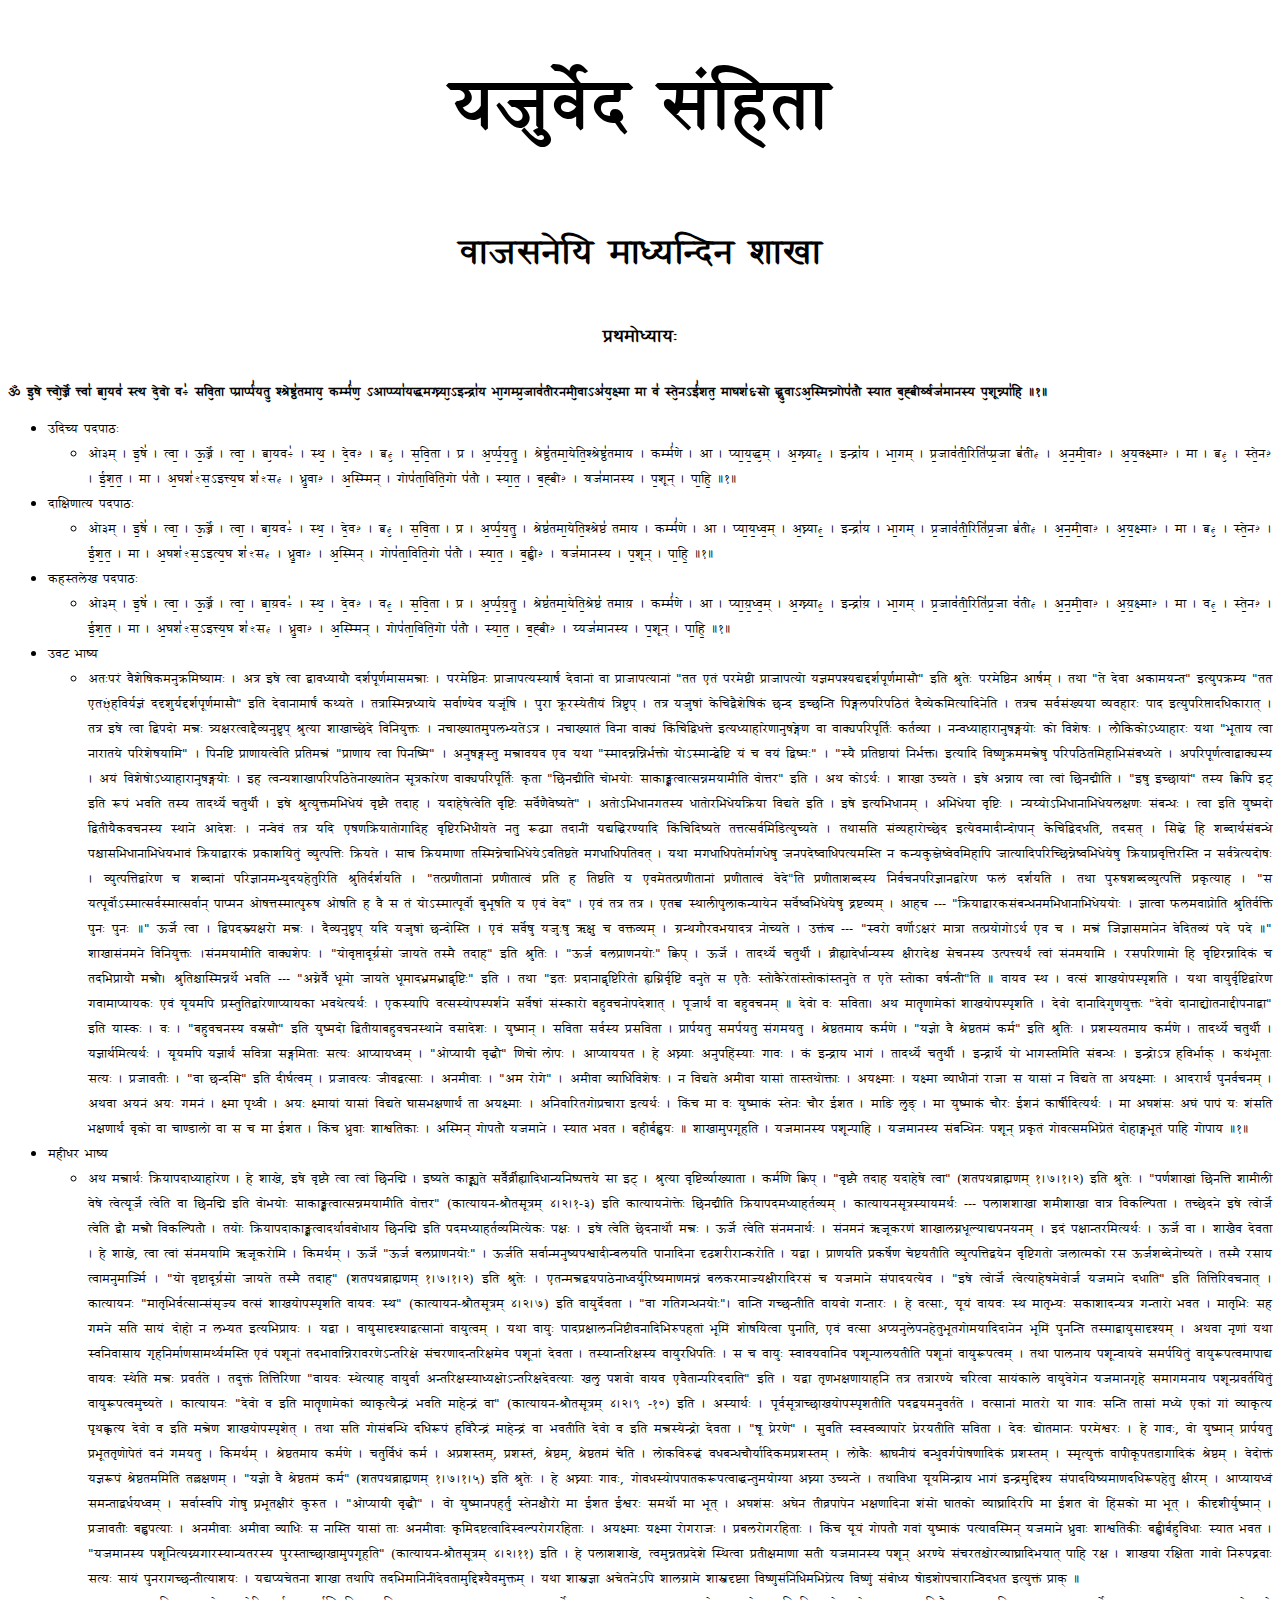
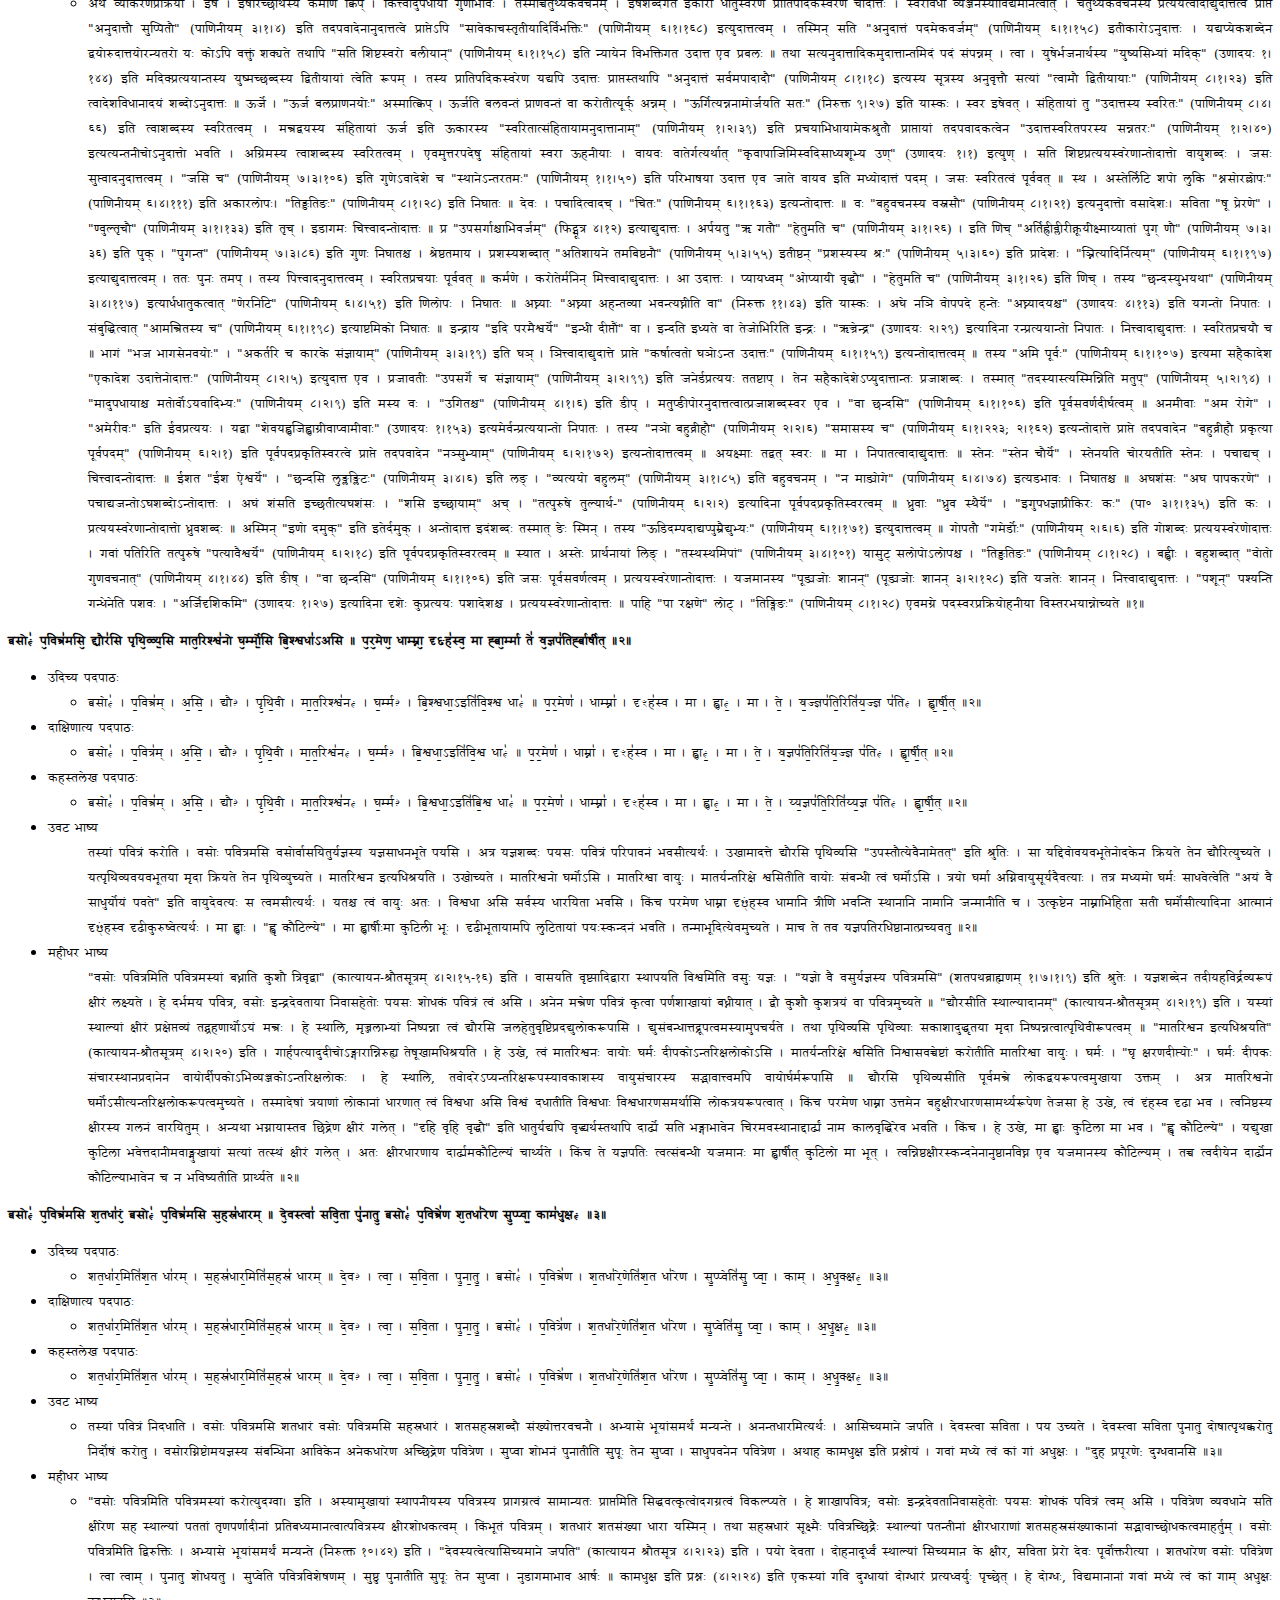
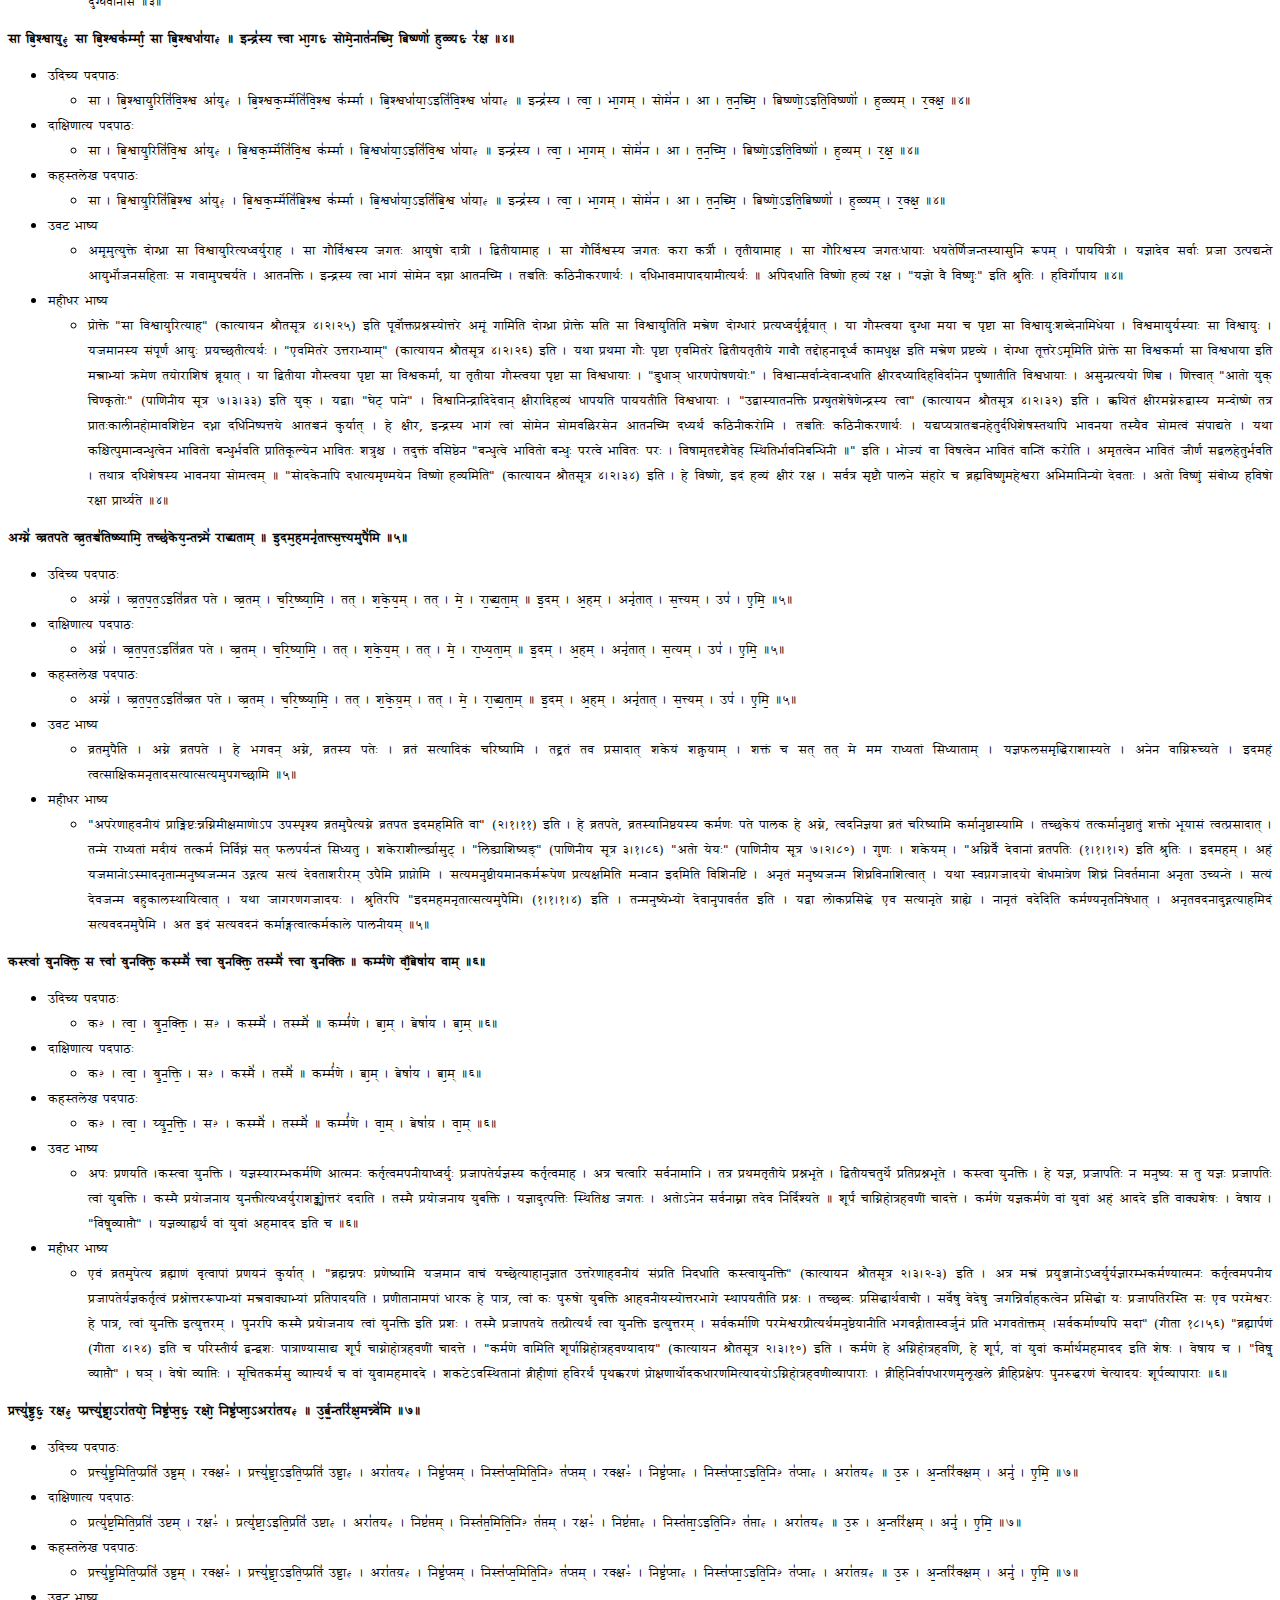
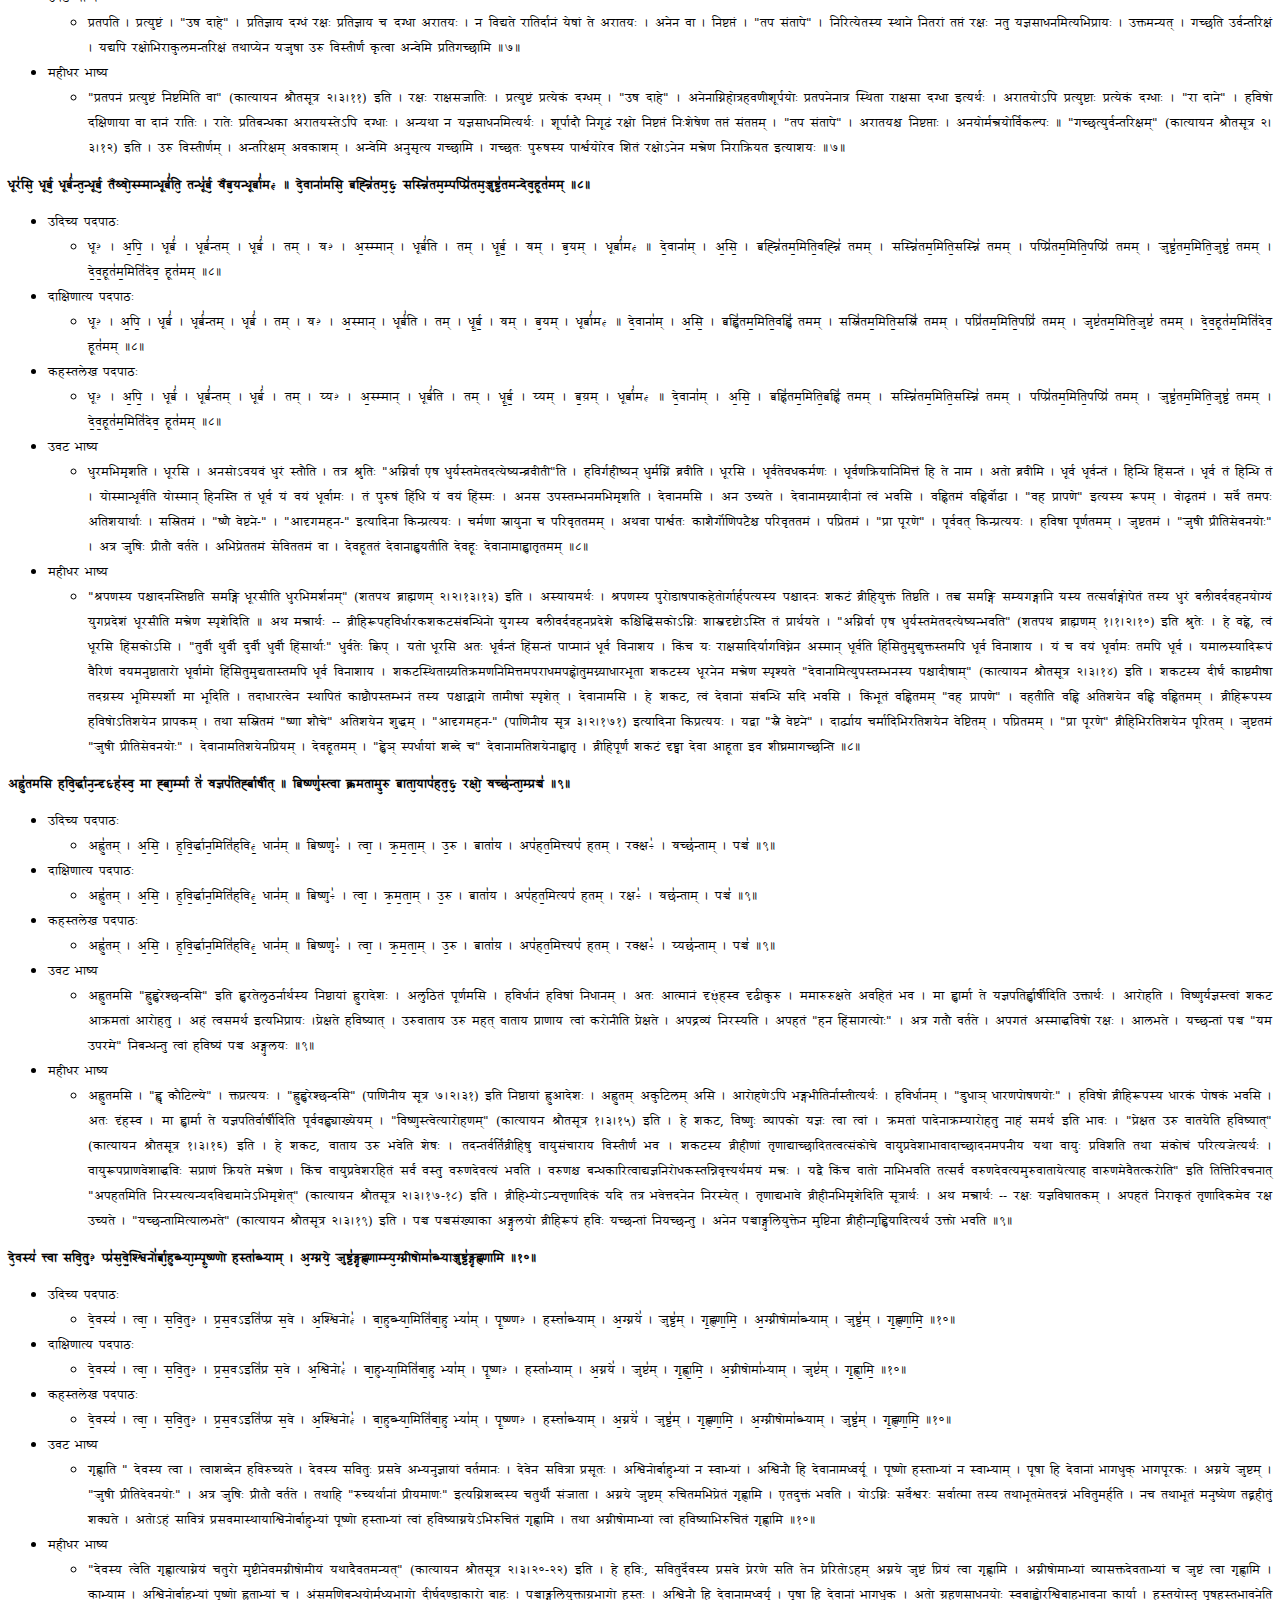
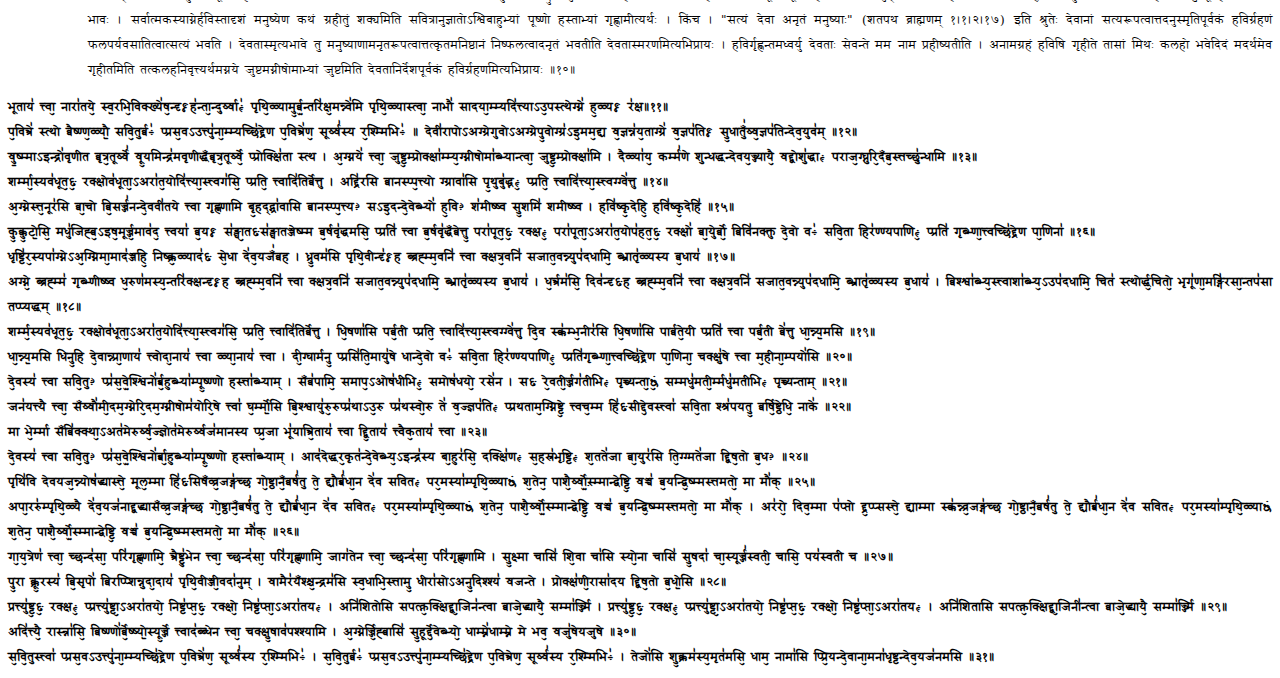
<file: Samhita-SYVVM.html>
<!DOCTYPE html>
<html lang="en">
<head>
  <meta charset="UTF-8">
  <link rel="stylesheet" type="text/css" href="styles.css">
</head>
<body>

  <h1>यजुर्वेद संहिता</h1>
  <h3>वाजसनेयि माध्यन्दिन शाखा</h5>
  <h5>प्रथमोध्यायः</h5>
  <div>ॐ इ᳘षे त्त्वो᳘र्ज्जे त्त्वा॑ व्वा᳘यव॑ स्त्थ दे᳘वो वः᳢॑ सवि᳘ता प्प्रार्प्प॑यतु᳘ श्श्रेष्ट्ठ॑तमाय᳘ कर्म्म॑ण᳘ ऽआप्प्या॑यद्ध्वमग्घ्न्या᳘ऽइन्द्रा॑य भा᳘गम्प्र᳘जाव॑तीरनमी᳘वाऽअ॑य᳘क्ष्मा मा व॑ स्ते᳘नऽई॑शत᳘ माघश॑ᳮसो द्ध्रु᳘वाऽअ᳘स्मिन्न्गोप॑तौ स्यात ब᳘ह्व्वीर्ॺ्ॺज॑मानस्य प᳘शून्न्पा॑हि ॥१॥</div>
    <ul>
      <li>उदिच्य पदपाठः</li>
        <ul>
          <li>ओ३म् । इ॒षे॑ । त्वा॒ । ऊ॒र्ज्जे । त्वा॒ । व्वा᳘यवः᳢॑ । स्थ॒ । दे॒वः᳣ । व्वः᳥᳘ । स॒वि॒ता । प्र । अ॒र्प्प॒य॒तु॒ । श्रेष्ट्ठ॑तमा॒येति॒श्श्रेष्ट्ठ॑तमाय । कर्म्म॑णे । आ । प्या॒य॒द्ध्व᳘म् । अ॒ग्घ्न्याः᳥॒ । इन्द्रा॑य । भा॒गम् । प्र॒जाव॑ती॒रिति॑प्प्र॒जा व्व॑तीः᳥ । अ॒न॒मी॒वाः᳣ । अ॒य॒क्क्ष्माः᳣ । मा । व्वः᳥᳘ । स्ते॒नः᳣ । ई॒श॒त॒ । मा । अ॒घश॑ꣳस॒ऽइत्त्य॒घ श॑ꣳसः᳥ । ध्रु॒वाः᳣ । अ॒स्म्मिन् । गोप॑ता॒विति॒गो प॑तौ । स्या॒त॒ । ब॒ह्व्वीः᳣ । ॺज॑मानस्य । प॒शून् । पा॒हि॒ ॥१॥</li>
        </ul>
      <li>दाक्षिणात्य पदपाठः</li>
        <ul>
          <li>ओ३म् । इ॒षे॑ । त्वा॒ । ऊ॒र्ज्जे । त्वा॒ । व्वा᳘यवः᳢॑ । स्थ॒ । दे॒वः᳣ । व्वः᳥᳘ । स॒वि॒ता । प्र । अ॒र्प्प॒य॒तु॒ । श्रेष्ठ॑तमा॒येति॒श्श्रेष्ठ॑ तमाय । कर्म्म॑णे । आ । प्या॒य॒ध्व॒म् । अ॒घ्न्याः᳥॒ । इन्द्रा॑य । भा॒गम् । प्र॒जाव॑ती॒रिति॑प्र॒जा व्व॑तीः᳥ । अ॒न॒मी॒वाः᳣ । अ॒य॒क्ष्माः᳣ । मा । व्वः᳥᳘ । स्ते॒नः᳣ । ई॒श॒त॒ । मा । अ॒घश॑ꣳस॒ऽइत्य॒घ श॑ꣳसः᳥ । ध्रु॒वाः᳣ । अ॒स्मिन् । गोप॑ता॒विति॒गो प॑तौ । स्या॒त॒ । ब॒ह्वीः᳣ । ॺज॑मानस्य । प॒शून् । पा॒हि॒ ॥१॥</li>
        </ul>
      <li>कहस्तलेख पदपाठः</li>
        <ul>
          <li>ओ३म् । इ॒षे॑ । त्वा॒ । ऊ॒र्ज्जे । त्वा॒ । व्वा॒य़वः᳢॑ । स्थ॒ । दे॒वः᳣ । वः᳥॒ । स॒वि॒ता । प्र । अ॒र्प्प॒य़॒तु॒ । श्रेष्ठ॑तमा॒ये़ति॒श्रेष्ठ॑ तमाय़ । कर्म्म॑णे । आ । प्या॒य़॒ध्व॒म् । अ॒ग्घ्न्याः᳥॒ । इन्द्रा॑य़ । भा॒गम् । प्र॒जाव॑ती॒रिति॑प्र॒जा व॑तीः᳥ । अ॒न॒मी॒वाः᳣ । अ॒य़॒क्ष्माः᳣ । मा । वः᳥॒ । स्ते॒नः᳣ । ई॒श॒त॒ । मा । अ॒घश॑ꣳस॒ऽइत्त्य॒घ श॑ꣳसः᳥ । ध्रु॒वाः᳣ । अ॒स्म्मिन् । गोप॑ता॒विति॒गो प॑तौ । स्या॒त॒ । ब॒ह्व्वीः᳣ । य्यज॑मानस्य । प॒शून् । पा॒हि॒ ॥१॥</li>
        </ul>
      <li>उवट भाष्य</li>
        <ul>
          <li>अतःपरं वैशेषिकमनुक्रमिष्यामः । अत्र इषे त्वा द्वावध्यायौ दर्शपूर्णमासमन्त्राः । परमेष्ठिनः प्राजापत्यस्यार्षं देवानां वा प्राजापत्यानां "तत एतं परमेष्ठी प्राजापत्यो यज्ञमपश्यद्यद्दर्शपूर्णमासौ" इति श्रुतेः परमेष्ठिन आर्षम् । तथा "ते देवा अकामयन्त" इत्युपक्रम्य "तत एतᳪं᳭हविर्यज्ञं ददृशुर्यद्दर्शपूर्णमासौ" इति देवानामार्षं कथ्यते । तत्रास्मिन्नध्याये सर्वाण्येव यजूंषि । पुरा क्रूरस्येतीयं त्रिष्टुप् । तत्र यजुषां केचिद्वैशेषिकं छन्द इच्छन्ति पिङ्गलपरिपठितं दैव्येकमित्यादिनेति । तत्रच सर्वसंख्यया व्यवहारः पाद इत्युपरिष्तादधिकारात् । तत्र इषे त्वा द्विपदो मन्त्रः त्र्यक्षरत्वाद्दैव्यनुष्टुप् श्रुत्या शाखाच्छेदे विनियुक्तः । नचाख्यातमुपलभ्यतेऽत्र । नचाख्यातं विना वाक्यं किंचिद्विधत्ते इत्यध्याहारेणानुषङ्गेण वा वाक्यपरिपूर्तिः कर्तव्या । नन्वध्याहारानुषङ्गयोः को विशेषः । लौकिकोऽध्याहारः यथा "भूताय त्वा नारातये परिशेषयामि" । पिनष्टि प्राणायत्वेति प्रतिमन्त्रं "प्राणाय त्वा पिनष्मि" । अनुषङ्गस्तु मन्त्रावयव एव यथा "स्मादन्नन्निर्भक्तो योऽस्मान्द्वेष्टि यं च वयं द्विष्मः" । "स्यै प्रतिष्ठायां निर्भक्त। इत्यादि विष्णुक्रममन्त्रेषु परिपठितमिहाभिसंबध्यते । अपरिपूर्णत्वाद्वाक्यस्य । अयं विशेषोऽध्याहारानुषङ्गयोः । इह त्वन्यशाखापरिपठितेनाख्यातेन सूत्रकारेण वाक्यपरिपूर्तिः कृता "छिनद्मीति चोभयोः साकाङ्क्षत्वात्सन्नमयामीति वोत्तर" इति । अथ कोऽर्थः । शाखा उच्यते । इषे अन्नाय त्वा त्वां छिनद्मीति । "इषु इच्छायां" तस्य क्विपि इट् इति रूपं भवति तस्य तादर्थ्ये चतुर्थी । इषे श्रुत्युक्तमभिधेयं वृष्ट्यै तदाह । यदाहेषेत्वेति वृष्टिः सर्वेणैवेष्यते" । अतोऽभिधानगतस्य धातोरभिधेयक्रिया विद्यते इति । इषे इत्यभिधानम् । अभिधेया वृष्टिः । न्यय्योऽभिधानाभिधेयलक्षणः संबन्धः । त्वा इति युष्मदो द्वितीयैकवचनस्य स्थाने आदेशः । नन्वेवं तत्र यदि एषणक्रियातोगादिह वृष्टिरभिधीयते नतु रूढ्या तदानीं यद्यद्धिरण्यादि किंचिदिष्यते तत्तत्सर्वमिडित्युच्यते । तथासति संव्यहारोच्छेद इत्येवमादीन्दोपान् केचिद्विदधति, तदसत् । सिद्धे हि शब्दार्थसंबन्धे पश्चासभिधानाभिधेयभावं क्रियाद्वारकं प्रकाशयितुं व्युत्पत्तिः क्रियते । साच क्रियमाणा तस्मिन्नेचाभिधेयेऽवतिष्ठते मगधाधिपतिवत् । यथा मगधाधिपतेर्मागधेषु जनपदेष्वाधिपत्यमस्ति न कन्यकुब्जेष्वेवमिहापि जात्यादिपरिच्छिन्नेष्वभिधेयेषु क्रियाप्रवृत्तिरस्ति न सर्वत्रेत्यदोषः । व्युत्पत्तिद्वारेण च शब्दानां परिज्ञानमभ्युदयहेतुरिति श्रुतिर्दर्शयति । "तत्प्रणीतानां प्रणीतात्वं प्रति ह तिष्ठति य एवमेतत्प्रणीतानां प्रणीतात्वं वेदे"ति प्रणीताशब्दस्य निर्वचनपरिज्ञानद्वारेण फलं दर्शयति । तथा पुरुषशब्दव्युत्पत्तिं प्रकृत्याह । "स यत्पूर्वोऽस्मात्सर्वस्मात्सर्वान् पाप्मन ओषत्तस्मात्पुरुष ओषति ह वै स तं योऽस्मात्पूर्वो बुभूषति य एवं वेद" । एवं तत्र तत्र । एतच्च स्थालीपुलाकन्यायेन सर्वेष्वभिधेयेषु द्रष्टव्यम् । आहच --- "क्रियाद्वारकसंबन्धनमभिधानाभिधेययोः । ज्ञात्वा फलमवाप्नोति श्रुतिर्वक्ति पुनः पुनः ॥" ऊर्जे त्वा । द्विपदस्त्र्यक्षरो मन्त्रः । दैव्यनुष्टुप् यदि यजुषां छन्दोस्ति । एवं सर्वेषु यजुःषु ऋक्षु च वक्तव्यम् । ग्रन्थगौरवभयादत्र नोच्यते । उक्तंच --- "स्वरो वर्णोऽक्षरं मात्रा तत्प्रयोगोऽर्थ एव च । मन्त्रं जिज्ञासमानेन वेदितव्यं पदे पदे ॥" शाखासंनमने विनियुक्तः ।संनमयामीति वाक्यशेपः । "योवृष्तादूर्ग्रसो जायते तस्मै तदाह" इति श्रुतिः । "ऊर्ज बलप्राणनयोः" क्विप् । ऊर्जे । तादर्थ्ये चतुर्थी । व्रीह्यादेर्धान्यस्य क्षीरादेश्च सेचनस्य उत्पत्त्यर्थं त्वां संनमयामि । रसपरिणामो हि वृष्टिरन्नादिकं च तदभिप्रायौ मन्त्रौ। श्रुतिश्चास्मिन्नर्थे भवति --- "अग्नेर्वै धूमो जायते धूमादभ्रमभ्राद्वृष्टिः" इति । तथा "इतः प्रदानाद्वृष्टिरितो ह्यग्निर्वृष्टिं वनुते स एतैः स्तोकैरेतांस्तोकांस्तनुते त एते स्तोका वर्षन्ती"ति ॥ वायव स्थ । वत्सं शाखयोपस्पृशति । यथा वायुर्वृष्टिद्वारेण गवामाप्यायकः एवं यूयमपि प्रस्तुतिद्वारेणाप्यायका भवथेत्यर्थः । एकस्यापि वत्सस्योपस्पर्शने सर्वेषां संस्कारो बहुवचनोपदेशात् । पूजार्थं वा बहुवचनम् ॥ देवो वः सविता। अथ मातॄणामेकां शाखयोपस्पृशति । देवो दानादिगुणयुक्तः "देवो दानाद्द्योतनाद्दीपनाद्वा" इति यास्कः । वः । "बहुवचनस्य वस्नसौ" इति युष्मदो द्वितीयाबहुवचनस्थाने वसादेशः । युष्मान् । सविता सर्वस्य प्रसविता । प्रार्पयतु समर्पयतु संगमयतु । श्रेष्ठतमाय कर्मणे । "यज्ञो वै श्रेष्ठतमं कर्म" इति श्रुतिः । प्रशस्यतमाय कर्मणे । तादर्थ्ये चतुर्थी । यज्ञार्थमित्यर्थः । यूयमपि यज्ञार्थं सवित्रा सङ्गमिताः सत्यः आप्यायध्वम् । "ओप्यायी वृद्धौ" णिचो लोपः । आप्याययत । हे अघ्न्याः अनुपहिंस्याः गावः । कं इन्द्राय भागं । तादर्थ्ये चतुर्थी । इन्द्रार्थे यो भागस्तमिति संबन्धः । इन्द्रोऽत्र हविर्भाक् । कथंभूताः सत्यः । प्रजावतीः । "वा छन्दसि" इति दीर्घत्वम् । प्रजावत्यः जीवद्वत्साः । अनमीवाः । "अम रोगे" । अमीवा व्याधिविशेषः । न विद्यते अमीवा यासां तास्तथोक्ताः । अयक्ष्माः । यक्ष्मा व्याधीनां राजा स यासां न विद्यते ता अयक्ष्माः । आदरार्थं पुनर्वचनम् । अथवा अयनं अयः गमनं । क्ष्मा पृथ्वी । अयः क्ष्मायां यासां विद्यते घासभक्षणार्थं ता अयक्ष्माः । अनिवारितगोप्रचारा इत्यर्थः । किंच मा वः युष्माकं स्तेनः चौर ईशत । माङि लुङ् । मा युष्माकं चौरः ईशनं कार्षीदित्यर्थः । मा अघशंसः अघं पापं यः शंसति भक्षणार्थं वृको वा चाण्डालो वा स च मा ईशत । किंच ध्रुवाः शाश्वतिकाः । अस्मिन् गोपतौ यजमाने । स्यात भवत । बहीर्बह्वयः ॥ शाखामुपगूहति । यजमानस्य पशून्पाहि । यजमानस्य संबन्धिनः पशून् प्रकृतं गोवत्समभिप्रेतं दोहाङ्गभूतं पाहि गोपाय ॥१॥</li>
        </ul>
      <li>महीधर भाष्य</li>
        <ul>
          <li>अथ मन्त्रार्थः क्रियापदाध्याहारेण । हे शाखे, इषे वृष्ट्यै त्वा त्वां छिनद्मि । इष्यते काङ्क्ष्यते सर्वैर्व्रीह्यादिधान्यनिष्पत्तये सा इट् । श्रुत्या वृष्टिर्व्याख्याता । कर्मणि क्विप् । "वृष्ट्यै तदाह यदाहेषे त्वा" (शतपथब्राह्मणम् १।७।१।२) इति श्रुतेः । "पर्णशाखां छिनत्ति शामीलीं वेषे त्वेत्यूर्जे त्वेति वा छिनद्मि इति वोभयोः साकाङ्क्षत्वात्सन्नमयामीति वोत्तर" (कात्यायन-श्रौतसूत्रम् ४।२।१-३) इति कात्यायनोक्तेः छिनद्मीति क्रियापदमध्याहर्तव्यम् । कात्यायनसूत्रस्यायमर्थः --- पलाशशाखा शमीशाखा वात्र विकल्पिता । तच्छेदने इषे त्वोर्जे त्वेति द्वौ मन्त्रौ विकल्पितौ । तयोः क्रियापदाकाङ्क्षत्वादर्थावबोधाय छिनद्मि इति पदमध्याहर्तव्यमित्येकः पक्षः । इषे त्वेति छेदनार्थो मन्त्रः । ऊर्जे त्वेति संनमनार्थः । संनमनं ऋजूकरणं शाखालग्नधूल्याद्यपनयनम् । इदं पक्षान्तरमित्यर्थः । ऊर्जे वा । शाखैव देवता । हे शाखे, त्वा त्वां संनमयामि ऋजूकरोमि । किमर्थम् । ऊर्जे "ऊर्ज बलप्राणनयोः" । ऊर्जति सर्वान्मनुष्यपश्वादीन्बलयति पानादिना दृढशरीरान्करोति । यद्वा । प्राणयति प्रकर्षेण चेष्टयतीति व्युत्पत्तिद्वयेन वृष्टिगतो जलात्मको रस ऊर्जशब्देनोच्यते । तस्मै रसाय त्वामनुमार्ज्मि । "यो वृष्टादूर्ग्रसो जायते तस्मै तदाह" (शतपथब्राह्मणम् १।७।१।२) इति श्रुतेः । एतन्मन्त्रद्वयपाठेनाध्वर्युरिष्यमाणमन्नं बलकरमाज्यक्षीरादिरसं च यजमाने संपादयत्येव । "इषे त्वोर्जे त्वेत्याहेषमेवोर्जं यजमाने दधाति" इति तित्तिरिवचनात् । कात्यायनः "मातृभिर्वत्सान्संसृज्य वत्सं शाखयोपस्पृशति वायवः स्थ" (कात्यायन-श्रौतसूत्रम् ४।२।७) इति वायुर्देवता । "वा गतिगन्धनयोः"। वान्ति गच्छन्तीति वायवो गन्तारः । हे वत्साः, यूयं वायवः स्थ मातृभ्यः सकाशादन्यत्र गन्तारो भवत । मातृभिः सह गमने सति सायं दोहो न लभ्यत इत्यभिप्रायः । यद्वा । वायुसादृश्याद्वत्सानां वायुत्वम् । यथा वायुः पादप्रक्षालननिष्टीवनादिभिरुपहतां भूमिं शोषयित्वा पुनाति, एवं वत्सा अप्यनुलेपनहेतुभूतगोमयादिदानेन भूमिं पुनन्ति तस्माद्वायुसादृश्यम् । अथवा नृणां यथा स्वनिवासाय गृहनिर्माणसामर्थ्यमस्ति एवं पशूनां तदभावान्निरावरणेऽन्तरिक्षे संचरणादन्तरिक्षमेव पशूनां देवता । तस्यान्तरिक्षस्य वायुरधिपतिः । स च वायुः स्वावयवानिव पशून्पालयतीति पशूनां वायुरूपत्वम् । तथा पालनाय पशून्वायवे समर्पयितुं वायुरूपत्वमापाद्य वायवः स्थेति मन्त्रः प्रवर्तते । तदुक्तं तित्तिरिणा "वायवः स्थेत्याह वायुर्वा अन्तरिक्षस्याध्यक्षोऽन्तरिक्षदेवत्याः खलु पशवो वायव एवैतान्परिददाति" इति । यद्वा तृणभक्षणायाहनि तत्र तत्रारण्ये चरित्वा सायंकाले वायुवेगेन यजमानगृहे समागमनाय पशून्प्रवर्तयितुं वायुरूपत्वमुच्यते । कात्यायनः "देवो व इति मातॄणामेकां व्याकृत्यैन्द्रं भवति माहेन्द्रं वा" (कात्यायन-श्रौतसूत्रम् ४।२।९ -१०) इति । अस्यार्थः । पूर्वसूत्राच्छाखयोपस्पृशतीति पदद्वयमनुवर्तते । वत्सानां मातरो या गावः सन्ति तासां मध्ये एकां गां व्याकृत्य पृथक्कृत्य देवो व इति मन्त्रेण शाखयोपस्पृशेत् । तथा सति गोसंबन्धि दधिरूपं हविरैन्द्रं माहेन्द्रं वा भवतीति देवो व इति मन्त्रस्येन्द्रो देवता । "षू प्रेरणे" । सुवति स्वस्वव्यापारे प्रेरयतीति सविता । देवः द्योतमानः परमेश्वरः । हे गावः, वो युष्मान् प्रार्पयतु प्रभूततृणोपेतं वनं गमयतु । किमर्थम् । श्रेष्ठतमाय कर्मणे । चतुर्विधं कर्म । अप्रशस्तम्, प्रशस्तं, श्रेष्ठम्, श्रेष्ठतमं चेति । लोकविरुद्धं वधबन्धचौर्यादिकमप्रशस्तम् । लोकैः श्लाघनीयं बन्धुवर्गपोषणादिकं प्रशस्तम् । स्मृत्युक्तं वापीकूपतडागादिकं श्रेष्ठम् । वेदोक्तं यज्ञरूपं श्रेष्ठतममिति तल्लक्षणम् । "यज्ञो वै श्रेष्ठतमं कर्म" (शतपथब्राह्मणम् १।७।१।५) इति श्रुतेः । हे अघ्न्याः गावः, गोवधस्योपपातकरूपत्वाद्धन्तुमयोग्या अघ्न्या उच्यन्ते । तथाविधा यूयमिन्द्राय भागं इन्द्रमुद्दिश्य संपादयिष्यमाणदधिरूपहेतु क्षीरम् । आप्यायध्वं समन्ताद्वर्धयध्वम् । सर्वास्वपि गोषु प्रभूतक्षीरं कुरुत । "ओप्यायी वृद्धौ" । वो युष्मानपहर्तुं स्तेनश्चौरो मा ईशत ईश्वरः समर्थो मा भूत् । अघशंसः अघेन तीव्रपापेन भक्षणादिना शंसो घातको व्याघ्रादिरपि मा ईशत वो हिंसको मा भूत् । कीदृशीर्युष्मान् । प्रजावतीः बह्वपत्याः । अनमीवाः अमीवा व्याधिः स नास्ति यासां ताः अनमीवाः कृमिदष्टत्वादिस्वल्परोगरहिताः । अयक्ष्माः यक्ष्मा रोगराजः । प्रबलरोगरहिताः । किंच यूयं गोपतौ गवां युष्माकं पत्यावस्मिन् यजमाने ध्रुवाः शाश्वतिकीः बह्वीर्बहुविधाः स्यात भवत । "यजमानस्य पशूनित्यग्न्यगारस्यान्यतरस्य पुरस्ताच्छाखामुपगूहति" (कात्यायन-श्रौतसूत्रम्  ४।२।११) इति । हे पलाशशाखे, त्वमुन्नतप्रदेशे स्थित्वा प्रतीक्षमाणा सती यजमानस्य पशून् अरण्ये संचरतश्चोरव्याघ्रादिभयात् पाहि रक्ष । शाखया रक्षिता गावो निरुपद्रवाः सत्यः सायं पुनरागच्छन्तीत्याशयः । यद्यप्यचेतना शाखा तथापि तदभिमानिनींदेवतामुद्दिश्यैवमुक्तम् । यथा शास्त्रज्ञा अचेतनेऽपि शालग्रामे शास्त्रदृष्ट्या विष्णुसंनिधिमभिप्रेत्य विष्णुं संबोध्य षोडशोपचारान्विदधत इत्युक्तं प्राक् ॥</li>
          <li>अथ व्याकरणप्रक्रिया । इषे । इषेरिच्छार्थस्य कर्मणि क्विप् । कित्त्वादुपधाया गुणाभावः । तस्माच्चतुर्थ्येकवचनम् । इषशब्दगत इकारो धातुस्वरेण प्रातिपदिकस्वरेण चोदात्तः । स्वरविधौ व्यञ्जनस्याविद्यमानत्वात् । चतुर्थ्येकवचनस्य प्रत्ययत्वादाद्युदात्तत्वे प्राप्ते "अनुदात्तौ सुप्पितौ" (पाणिनीयम् ३।१।४) इति तदपवादेनानुदात्तत्वे प्राप्तेऽपि "सावेकाचस्तृतीयादिर्विभक्तिः" (पाणिनीयम् ६।१।१६८) इत्युदात्तत्वम् । तस्मिन् सति "अनुदात्तं पदमेकवर्जम्" (पाणिनीयम् ६।१।१५८) इतीकारोऽनुदात्तः । यद्यप्येकशब्देन द्वयोरुदात्तयोरन्यतरो यः कोऽपि वक्तुं शक्यते तथापि "सति शिष्टस्वरो बलीयान्" (पाणिनीयम् ६।१।१५८) इति न्यायेन विभक्तिगत उदात्त एव प्रबलः ॥ तथा सत्यनुदात्तादिकमुदात्तान्तमिदं पदं संपन्नम् । त्वा । युषेर्भजनार्थस्य "युष्यसिभ्यां मदिक्" (उणादयः १।१४४) इति मदिक्प्रत्ययान्तस्य युष्मच्छब्दस्य द्वितीयायां त्वेति रूपम् । तस्य प्रातिपदिकस्वरेण यद्यपि उदात्तः प्राप्तस्तथापि "अनुदात्तं सर्वमपादादौ" (पाणिनीयम् ८।१।१८) इत्यस्य सूत्रस्य अनुवृत्तौ सत्यां "त्वामौ द्वितीयायाः" (पाणिनीयम् ८।१।२३) इति त्वादेशविधानादयं शब्दोऽनुदात्तः ॥ ऊर्जे । "ऊर्ज बलप्राणनयोः" अस्मात्क्विप् । ऊर्जति बलवन्तं प्राणवन्तं वा करोतीत्यूर्क् अन्नम् । "ऊर्गित्यन्ननामोर्जयति सतः" (निरुक्त ९।२७) इति यास्कः । स्वर इषेवत् । संहितायां तु "उदात्तस्य स्वरितः" (पाणिनीयम् ८।४।६६) इति त्वाशब्दस्य स्वरितत्वम् । मन्त्रद्वयस्य संहितायां ऊर्ज इति ऊकारस्य "स्वरितात्संहितायामनुदात्तानाम्" (पाणिनीयम् १।२।३९) इति प्रचयाभिधायामेकश्रुतौ प्राप्तायां तदपवादकत्वेन "उदात्तस्वरितपरस्य सन्नतरः" (पाणिनीयम् १।२।४०) इत्यत्यन्तनीचोऽनुदात्तो भवति । अग्रिमस्य त्वाशब्दस्य स्वरितत्वम् । एवमुत्तरपदेषु संहितायां स्वरा ऊहनीयाः । वायवः वातेर्गत्यर्थात् "कृवापाजिमिस्वदिसाध्यशूभ्य उण्" (उणादयः १।१) इत्युण् । सति शिष्टप्रत्ययस्वरेणान्तोदात्तो वायुशब्दः । जसः सुप्त्वादनुदात्तत्वम् । "जसि च" (पाणिनीयम् ७।३।१०६) इति गुणेऽवादेशे च "स्थानेऽन्तरतमः" (पाणिनीयम् १।१।५०) इति परिभाषया उदात्त एव जाते वायव इति मध्योदात्तं पदम् । जसः स्वरितत्वं पूर्ववत् ॥ स्थ । अस्तेर्लिटि शपो लुकि "श्नसोरल्लोपः" (पाणिनीयम् ६।४।१११) इति अकारलोपः। "तिङ्ङतिङः" (पाणिनीयम् ८।१।२८) इति निघातः ॥ देवः । पचादित्वादच् । "चितः" (पाणिनीयम् ६।१।१६३) इत्यन्तोदात्तः ॥ वः "बहुवचनस्य वस्नसौ" (पाणिनीयम् ८।१।२१) इत्यनुदात्तो वसादेशः। सविता "षू प्रेरणे" । "ण्वुल्तृचौ" (पाणिनीयम् ३।१।१३३) इति तृच् । इडागमः चित्त्वादन्तोदात्तः ॥ प्र "उपसर्गाश्चाभिवर्जम्" (फिट्सूत्र ४।१२) इत्याद्युदात्तः । अर्पयतु "ऋ गतौ" "हेतुमति च" (पाणिनीयम् ३।१।२६) । इति णिच् "अर्तिह्रीव्लीरीक्नूयीक्ष्माय्यातां पुग् णौ" (पाणिनीयम् ७।३।३६) इति पुक् । "पुगन्त" (पाणिनीयम् ७।३।८६) इति गुणः निघातश्च । श्रेष्ठतमाय । प्रशस्यशब्दात् "अतिशायने तमबिष्ठनौ" (पाणिनीयम् ५।३।५५) इतीष्ठन् "प्रशस्यस्य श्रः" (पाणिनीयम् ५।३।६०) इति प्रादेशः । "ञ्नित्यादिर्नित्यम्" (पाणिनीयम् ६।१।१९७) इत्याद्युदात्तत्वम् । ततः पुनः तमप् । तस्य पित्त्वादनुदात्तत्वम् । स्वरितप्रचयाः पूर्ववत् ॥ कर्मणे । करोतेर्मनिन् मित्त्वादाद्युदात्तः । आ उदात्तः । प्यायध्वम् "ओप्यायी वृद्धौ" । "हेतुमति च" (पाणिनीयम् ३।१।२६) इति णिच् । तस्य "छन्दस्युभयथा" (पाणिनीयम् ३।४।११७) इत्यार्धधातुकत्वात् "णेरनिटि" (पाणिनीयम् ६।४।५१) इति णिलोपः । निघातः ॥ अघ्न्याः "अघ्न्या अहन्तव्या भवन्त्यघ्नीति वा" (निरुक्त ११।४३) इति यास्कः । अघे नञि वोपपदे हन्तेः "अघ्न्यादयश्च" (उणादयः ४।११३) इति यगन्तो निपातः । संबुद्धित्वात् "आमन्त्रितस्य च" (पाणिनीयम् ६।१।१९८) इत्याष्टमिको निघातः ॥ इन्द्राय "इदि परमैश्वर्ये" "इन्धी दीप्तौं" वा । इन्दति इध्यते वा तेजोभिरिति इन्द्रः । "ऋज्रेन्द्र" (उणादयः २।२९) इत्यादिना रन्प्रत्ययान्तो निपातः । नित्त्वादाद्युदात्तः । स्वरितप्रचयौ च ॥ भागं "भज भागसेनवयोः" । "अकर्तरि च कारके संज्ञायाम्" (पाणिनीयम् ३।३।१९) इति घञ् । ञित्त्वादाद्युदात्ते प्राप्ते "कर्षात्वतो घञोऽन्त उदात्तः" (पाणिनीयम् ६।१।१५९) इत्यन्तोदात्तत्वम् ॥ तस्य "अमि पूर्वः" (पाणिनीयम् ६।१।१०७) इत्यमा सहैकादेश "एकादेश उदात्तेनोदात्तः" (पाणिनीयम् ८।२।५) इत्युदात्त एव । प्रजावतीः "उपसर्गे च संज्ञायाम्" (पाणिनीयम् ३।२।९९) इति जनेर्डप्रत्ययः ततष्टाप् । तेन सहैकादेशेऽप्युदात्तान्तः प्रजाशब्दः । तस्मात् "तदस्यास्त्यस्मिन्निति मतुप्" (पाणिनीयम् ५।२।९४) । "मादुपधायाश्च मतोर्वोऽयवादिभ्यः" (पाणिनीयम् ८।२।९) इति मस्य वः । "उगितश्च" (पाणिनीयम् ४।१।६) इति डीप् । मतुप्ङीपोरनुदात्तत्वात्प्रजाशब्दस्वर एव । "वा छन्दसि" (पाणिनीयम् ६।१।१०६) इति पूर्वसवर्णदीर्घत्वम् ॥ अनमीवाः "अम रोगे" । "अमेरीवः" इति ईवप्रत्ययः । यद्वा "शेवयह्वजिह्वाग्रीवाप्वामीवाः" (उणादयः १।१५३) इत्यमेर्वन्प्रत्ययान्तो निपातः । तस्य "नञो बहुव्रीहौ" (पाणिनीयम् २।२।६) "समासस्य च" (पाणिनीयम् ६।१।२२३; २।१६२) इत्यन्तोदात्ते प्राप्ते तदपवादेन "बहुव्रीहौ प्रकृत्या पूर्वपदम्" (पाणिनीयम् ६।२।१) इति पूर्वपदप्रकृतिस्वरत्वे प्राप्ते तदपवादेन "नञ्सुभ्याम्" (पाणिनीयम् ६।२।१७२) इत्यन्तोदात्तत्वम् ॥ अयक्ष्माः तद्वत् स्वरः ॥ मा । निपातत्वादाद्युदात्तः ॥ स्तेनः "स्तेन चौर्ये" । स्तेनयति चोरयतीति स्तेनः । पचाद्यच् । चित्त्वादन्तोदात्तः ॥ ईशत "ईश ऐश्वर्ये" । "छन्दसि लुङ्लङ्लिटः" (पाणिनीयम् ३।४।६) इति लङ् । "व्यत्ययो बहुलम्" (पाणिनीयम् ३।१।८५) इति बहुवचनम् । "न माङ्योगे" (पाणिनीयम् ६।४।७४) इत्यडभावः । निघातश्च ॥ अघशंसः "अघ पापकरणे" । पचाद्यजन्तोऽघशब्दोऽन्तोदात्तः । अघं शंसति इच्छतीत्यघशंसः । "शसि इच्छायाम्" अच् । "तत्पुरुषे तुल्यार्थ-" (पाणिनीयम् ६।२।२) इत्यादिना पूर्वपदप्रकृतिस्वरत्वम् ॥ ध्रुवाः "ध्रुव स्थैर्ये" । "इगुपधज्ञाप्रीकिरः कः" (पा० ३।१।१३५) इति कः । प्रत्ययस्वरेणान्तोदात्तो ध्रुवशब्दः ॥ अस्मिन् "इणो दमुक्" इति इतेर्दमुक् । अन्तोदात्त इदंशब्दः तस्मात् ङेः स्मिन् । तस्य "ऊडिदम्पदाद्यप्पुम्रैद्युभ्यः" (पाणिनीयम् ६।१।१७१) इत्युदात्तत्वम् ॥ गोपतौ "गमेर्डोः" (पाणिनीयम् २।६।६) इति गोशब्दः प्रत्ययस्वरेणोदात्तः । गवां पतिरिति तत्पुरुषे "पत्यावैश्वर्ये" (पाणिनीयम् ६।२।१८) इति पूर्वपदप्रकृतिस्वरत्वम् ॥ स्यात । अस्तेः प्रार्थनायां लिङ् । "तस्थस्थमिपां" (पाणिनीयम् ३।४।१०१) यासुट् सलोपोऽलोपश्च । "तिङ्ङतिङः" (पाणिनीयम् ८।१।२८) । बह्वीः । बहुशब्दात् "वोतो गुणवचनात्" (पाणिनीयम् ४।१।४४) इति ङीष् । "वा छन्दसि" (पाणिनीयम् ६।१।१०६) इति जसः पूर्वसवर्णत्वम् । प्रत्ययस्वरेणान्तोदात्तः । यजमानस्य "पूङ्यजोः शानन्" (पूङ्यजोः शानन् ३।२।१२८) इति यजतेः शानन् । नित्त्वादाद्युदात्तः । "पशून्" पश्यन्ति गन्धेनेति पशवः । "अर्जिदृशिकमि" (उणादयः १।२७) इत्यादिना दृशेः कुप्रत्ययः पशादेशश्च । प्रत्ययस्वरेणान्तोदात्तः ॥ पाहि "पा रक्षणे" लोट् । "तिङ्तिङः" (पाणिनीयम् ८।१।२८) एवमग्रे पदस्वरप्रक्रियोहनीया विस्तरभयान्नोच्यते ॥१॥</li>
        </ul>
    </ul>
  <div>व्वसोः᳥॑ प᳘वित्त्र॑मसि᳘ द्द्यौर॑सि पृथि᳘व्व्य᳖सि मात᳘रिश्श्व॑नो घ᳘र्म्मो᳖सि व्वि᳘श्श्वधा॑ऽअसि ॥ प᳘र᳘मेण᳘ धाम्म्ना᳘ दृᳮह॑स्व᳘ मा ह्व्वा᳘र्म्मा ते॑ ॺ᳘ज्ञप॑तिर्ह्व्वार्षीत् ॥२॥</div>
    <ul>
      <li>उदिच्य पदपाठः</li>
        <ul>
          <li>व्वसोः᳥॑ । प॒वित्त्र॑म् । अ॒सि॒ । द्यौः᳣ । पृ᳘थि॒वी । मा॒त॒रिश्श्व॑नः᳥ । घ॒र्म्मः᳣ । व्वि᳘श्श्वधा॒ऽइति॑वि॒श्श्व धाः᳥॑ ॥ प॒र॒मेण॑ । धाम्म्ना॑ । दृꣳह॑स्व । मा । ह्वाः᳥॒ । मा । ते॒ । ॺ॒ज्ज्ञप॑ति॒रिति॑य॒ज्ज्ञ प॑तिः᳥ । ह्वा॒र्षी॒त् ॥२॥</li>
        </ul>
      <li>दाक्षिणात्य पदपाठः</li>
        <ul>
          <li>व्वसोः᳥॑ । प॒वित्र॑म् । अ॒सि॒ । द्यौः᳣ । पृ᳘थि॒वी । मा॒त॒रिश्व॑नः᳥ । घ॒र्म्मः᳣ । व्वि॒श्वधा॒ऽइति॑वि॒श्व धाः᳥॑ ॥ प॒र॒मेण॑ । धाम्ना॑ । दृꣳह॑स्व । मा । ह्वाः᳥॒ । मा । ते॒ । ॺ॒ज्ञप॑ति॒रिति॑य॒ज्ज्ञ प॑तिः᳥ । ह्वा॒र्षी॒त् ॥२॥</li>
        </ul>
      <li>कहस्तलेख पदपाठः</li>
        <ul>
          <li>व्वसोः᳥॑ । प॒वित्त्र॑म् । अ॒सि॒ । द्यौः᳣ । पृ᳘थि॒वी । मा॒त॒रिश्श्व॑नः᳥ । घ॒र्म्मः᳣ । व्वि॒श्वधा॒ऽइति॑व्वि॒श्व धाः᳥॑ ॥ प॒र॒मेण॑ । धाम्म्ना॑ । दृꣳह॑स्व । मा । ह्वाः᳥॒ । मा । ते॒ । य्य॒ज्ञप॑ति॒रिति॑य्य॒ज्ञ प॑तिः᳥ । ह्वा॒र्षी॒त् ॥२॥</li>
        </ul>
      <li>उवट भाष्य</li>
        <ul>तस्यां पवित्रं करोति । वसोः पवित्रमसि वसोर्वासयितुर्यज्ञस्य यज्ञसाधनभूते पयसि । अत्र यज्ञशब्दः पयसः पवित्रं परिपावनं भवसीत्यर्थः । उखामादत्ते द्यौरसि पृथिव्यसि "उपस्तौत्येवैनामेतत्" इति श्रुतिः । सा यद्दिवोवयवभूतेनोदकेन क्रियते तेन द्यौरित्युच्यते । यत्पृथिव्यवयवभूतया मृदा क्रियते तेन पृथिव्युच्यते । मातरिश्वन इत्यधिश्रयति । उखोच्यते । मातरिश्वनो घर्मोऽसि । मातरिश्वा वायुः । मातर्यन्तरिक्षे श्वसितीति वायोः संबन्धी त्वं घर्मोऽसि । त्रयो घर्मा अग्निवायुसूर्यदैवत्याः । तत्र मध्यमो घर्मः साधवेत्वेति "अयं वै साधुर्योयं पवते" इति वायुदेवत्यः स त्वमसीत्यर्थः । यतश्च त्वं वायुः अतः । विश्वधा असि सर्वस्य धारयिता भवसि । किंच परमेण धाम्ना दृᳪं᳭हस्व धामानि त्रीणि भवन्ति स्थानानि नामानि जन्मानीति च । उत्कृष्टेन नाम्नाभिहिता सती घर्मोसीत्यादिना आत्मानं दृᳪं᳭हस्व दृढीकुरुष्वेत्यर्थः । मा ह्वाः । "ह्वृ कौटिल्ये" । मा ह्वार्षीःमा कुटिली भूः । दृढीभूतायामपि लुटितायां पयःस्कन्दनं भवति । तन्माभूदित्येवमुच्यते । माच ते तव यज्ञपतिरधिष्ठानात्प्रच्यवतु ॥२॥</ul>
      <li>महीधर भाष्य</li>
        <ul>"वसोः पवित्रमिति पवित्रमस्यां बध्नाति कुशौ त्रिवृद्वा" (कात्यायन-श्रौतसूत्रम् ४।२।१५-१६) इति । वासयति वृष्ट्यादिद्वारा स्थापयति विश्वमिति वसुः यज्ञः । "यज्ञो वै वसुर्यज्ञस्य पवित्रमसि" (शतपथब्राह्मणम् १।७।१।९) इति श्रुतेः । यज्ञशब्देन तदीयहविर्द्रव्यरूपं क्षीरं लक्ष्यते । हे दर्भमय पवित्र, वसोः इन्द्रदेवताया निवासहेतोः पयसः शोधकं पवित्रं त्वं असि । अनेन मन्त्रेण पवित्रं कृत्वा पर्णशाखायां बध्नीयात् । द्वौ कुशौ कुशत्रयं वा पवित्रमुच्यते ॥ "द्यौरसीति स्थाल्यादानम्" (कात्यायन-श्रौतसूत्रम् ४।२।१९) इति । यस्यां स्थाल्यां क्षीरं प्रक्षेप्तव्यं तद्ग्रहणार्थोऽयं मन्त्रः । हे स्थालि, मृज्जलाभ्यां निष्पन्ना त्वं द्यौरसि जलहेतुवृष्टिप्रदद्युलोकरूपासि । द्युसंबन्धात्तद्रूपत्वमस्यामुपचर्यते । तथा पृथिव्यसि पृथिव्याः सकाशादुद्धृतया मृदा निष्पन्नत्वात्पृथिवीरूपत्वम् ॥ "मातरिश्वन इत्यधिश्रयति" (कात्यायन-श्रौतसूत्रम् ४।२।२०) इति । गार्हपत्यादुदीचोऽङ्गारान्निरुह्य तेषूखामधिश्रयति । हे उखे, त्वं मातरिश्वनः वायोः घर्मः दीपकोऽन्तरिक्षलोकोऽसि । मातर्यन्तरिक्षे श्वसिति निश्वासवच्चेष्टां करोतीति मातरिश्वा वायुः । घर्मः । "घृ क्षरणदीप्त्योः" । घर्मः दीपकः संचारस्थानप्रदानेन वायोर्दीपकोऽभिव्यञ्जकोऽन्तरिक्षलोकः । हे स्थालि, तवोदरेऽप्यन्तरिक्षरूपस्यावकाशस्य वायुसंचारस्य सद्भावात्त्वमपि वायोर्घर्मरूपासि ॥ द्यौरसि पृथिव्यसीति पूर्वमन्त्रे लोकद्वयरूपत्वमुखाया उक्तम् । अत्र मातरिश्वनो घर्मोऽसीत्यन्तरिक्षलोकरूपत्वमुच्यते । तस्मादेषां त्रयाणां लोकानां धारणात् त्वं विश्वधा असि विश्वं दधातीति विश्वधाः विश्वधारणसमर्थासि लोकत्रयरूपत्वात् । किंच परमेण धाम्ना उत्तमेन बहुक्षीरधारणसामर्थ्यरूपेण तेजसा हे उखे, त्वं दृंहस्व दृढा भव । त्वनिष्ठस्य क्षीरस्य गलनं वारयितुम् । अन्यथा भग्नायास्तव छिद्रेण क्षीरं गलेत् । "दृहि वृहि वृद्धौ" इति धातुर्यद्यपि वृद्ध्यर्थस्तथापि दार्ढ्ये सति भङ्गाभावेन चिरमवस्थानाद्दार्ढ्यं नाम कालवृद्धिरेव भवति । किंच । हे उखे, मा ह्वाः कुटिला मा भव । "ह्वृ कौटिल्ये" । यद्युखा कुटिला भवेत्तदानीमवाङ्मुखायां सत्यां तत्स्थं क्षीरं गलेत् । अतः क्षीरधारणाय दार्ढ्यमकौटिल्यं चार्थ्यते । किंच ते यज्ञपतिः त्वत्संबन्धी यजमानः मा ह्वार्षीत् कुटिलो मा भूत् । त्वन्निष्ठक्षीरस्कन्दनेनानुष्ठानविघ्न एव यजमानस्य कौटिल्यम् । तच्च त्वदीयेन दार्ढ्येन कौटिल्याभावेन च न भविष्यतीति प्रार्थ्यते ॥२॥</ul>
    </ul>
  <div>व्वसोः᳥॑ प᳘वित्त्र॑मसि श᳘तधा॑रं᳘ व्वसोः᳥॑ प᳘वित्त्र॑मसि स᳘हस्र॑धारम् ॥ दे᳘वस्त्वा॑ सवि᳘ता पु॑नातु᳘ व्वसोः᳥॑ प᳘वित्त्रे॑ण श᳘तधा॑रेण सु᳘प्प्वा᳕ काम॑धुक्षः᳥ ॥३॥</div>
    <ul>
      <li>उदिच्य पदपाठः</li>
        <ul>
          <li>शत॒धा॑र॒मिति॑श॒त धा॑रम् । स॒हस्र॑धार॒मिति॑स॒हस्र॑ धारम् ॥ दे॒वः᳣ । त्वा॒ । स॒वि॒ता । पु॒ना॒तु॒ । व्वसोः᳥॑ । प॒वित्त्रे॑ण । श॒तधा॑रे॒णेति॑श॒त धा॑रेण । सु॒प्प्वेति॑सु॒ प्वा᳖ । काम् । अ॒धु॒क्क्षः᳥॒ ॥३॥</li>
        </ul>
      <li>दाक्षिणात्य पदपाठः</li>
        <ul>
          <li>शत॒धा॑र॒मिति॑श॒त धा॑रम् । स॒हस्र॑धार॒मिति॑स॒हस्र॑ धारम् ॥ दे॒वः᳣ । त्वा॒ । स॒वि॒ता । पु॒ना॒तु॒ । व्वसोः᳥॑ । प॒वित्रे॑ण । श॒तधा॑रे॒णेति॑श॒त धा॑रेण । सु॒प्वेति॑सु॒ प्वा᳖ । काम् । अ॒धु॒क्षः᳥॒ ॥३॥</li>
        </ul>
      <li>कहस्तलेख पदपाठः</li>
        <ul>
          <li>शत॒धा॑र॒मिति॑श॒त धा॑रम् । स॒हस्र॑धार॒मिति॑स॒हस्र॑ धारम् ॥ दे॒वः᳣ । त्वा॒ । स॒वि॒ता । पु॒ना॒तु॒ । व्वसोः᳥॑ । प॒वित्त्रे॑ण । श॒तधा॑रे॒णेति॑श॒त धा॑रेण । सु॒प्प्वेति॑सु॒ प्वा᳖ । काम् । अ॒धु॒क्क्षः᳥॒ ॥३॥</li>
        </ul>
      <li>उवट भाष्य</li>
        <ul>
          <li>तस्यां पवित्रं निदधाति । वसोः पवित्रमसि शतधारं वसोः पवित्रमसि सहस्रधारं । शतसहस्रशब्दौ संख्योत्तरवचनौ । अभ्यासे भूयांसमर्थं मन्यन्ते । अनन्तधारमित्यर्थः । आसिच्यमाने जपति । देवस्त्वा सविता । पय उच्यते । देवस्त्वा सविता पुनातु दोषात्पृथक्करोतु निर्दोषं करोतु । वसोरग्निष्टोमयज्ञस्य संबन्धिना आविकेन अनेकधारेण अच्छिद्रेण पवित्रेण । सुप्वा शोभनं पुनातीति सुपूः तेन सुप्वा । साधुपवनेन पवित्रेण । अथाह कामधुक्ष इति प्रश्नोयं । गवां मध्ये त्वं कां गां अधुक्षः । "दुह प्रपूरणे: दुग्धवानसि ॥३॥</li>
        </ul>
      <li>महीधर भाष्य</li>
        <ul>
          <li>"वसोः पवित्रमिति पवित्रमस्यां करोत्युदग्वा। इति । अस्यामुखायां स्थापनीयस्य पवित्रस्य प्रागग्रत्वं सामान्यतः प्राप्तमिति सिद्धवत्कृत्वोदगग्रत्वं विकल्प्यते । हे शाखापवित्र; वसोः इन्द्रदेवतानिवासहेतोः  पयसः शोधकं पवित्रं त्वम् असि । पवित्रेण व्यवधाने सति क्षीरेण सह स्थाल्यां पततां तृणपर्णादीनां प्रतिबध्यमानत्वात्पवित्रस्य क्षीरशोधकत्वम् । किंभूतं पवित्रम् । शतधारं शतसंख्या धारा यस्मिन् । तथा सहस्रधारं सूक्ष्मैः पवित्रच्छिद्रैः स्थाल्यां पतन्तीनां क्षीरधाराणां शतसहस्रसंख्याकानां सद्भावाच्छोधकत्वमाहर्तुम् । वसोः पवित्रमिति द्विरुक्तिः । अभ्यासे भूयांसमर्थं मन्यन्ते (निरुत्क्त १०।४२) इति । "देवस्यत्वेत्यासिच्यमाने जपति" (कात्यायन श्रौतसूत्र ४।२।२३) इति । पयो देवता । दोहनादूर्ध्वं स्थाल्यां सिच्यमाऩ के क्षीर, सविता प्रेरो देवः पूर्वोक्तरीत्या । शतधारेण वसोः पवित्रेण । त्वा त्वाम् । पुनातु शोधयतु । सुप्वेति पवित्रविशेषणम् । सुष्ठु पुनातीति सुपूः तेन सुप्वा । नुडागमाभाव आर्षः ॥ कामधुक्ष इति प्रश्नः (४।२।२४) इति एकस्यां गवि दुग्धायां दोग्धारं प्रत्यध्वर्युः पृच्छेत् । हे दोग्धः, विद्यमानानां गवां मध्ये त्वं कां गाम् अधुक्षः दुग्धवानसि ॥३॥</li>
        </ul>
    </ul>
  <div>सा व्वि᳘श्श्वायुः᳥᳘ सा व्वि᳘श्श्वक॑र्म्मा᳘ सा व्वि᳘श्श्वधा॑याः᳥ ॥ इन्द्र॑स्य त्त्वा भा᳘गᳮ सोमे᳘नात॑नच्च्मि᳘ व्विष्ण्णो॑ ह᳘व्व्यᳮ र॑क्ष ॥४॥</div>
    <ul>
      <li>उदिच्य पदपाठः</li>
        <ul>
          <li>सा । व्वि᳘श्श्वायु॒रिति॑वि॒श्श्व आ॑युः᳥ । व्वि᳘श्श्वक॒र्म्मेति॑वि॒श्श्व क॑र्म्मा । व्वि᳘श्श्वधा॑या॒ऽइति॑वि॒श्श्व धा॑याः᳥ ॥ इन्द्र॑स्य । त्वा॒ । भा॒गम् । सोमे॑न । आ । त॒न॒च्च्मि॒ । व्विष्ण्णो॒ऽइति॒विष्ण्णो॑ । ह॒व्व्यम् । र॒क्क्ष॒ ॥४॥</li>
        </ul>
      <li>दाक्षिणात्य पदपाठः</li>
        <ul>
          <li>सा । व्वि॒श्वायु॒रिति॑वि॒श्व आ॑युः᳥ । व्वि॒श्वक॒र्म्मेति॑वि॒श्व क॑र्म्मा । व्वि॒श्वधा॑या॒ऽइति॑वि॒श्व धा॑याः᳥ ॥ इन्द्र॑स्य । त्वा॒ । भा॒गम् । सोमे॑न । आ । त॒न॒च्मि॒ । व्विष्णो॒ऽइति॒विष्णो॑ । ह॒व्यम् । र॒क्ष॒ ॥४॥</li>
        </ul>
      <li>कहस्तलेख पदपाठः</li>
        <ul>
          <li>सा । व्वि॒श्वायु़॒रिति॑व्वि॒श्श्व आ॑युः᳥᳝ । व्वि॒श्वक॒र्म्मेति॑व्वि॒श्श्व क॑र्म्मा । व्वि॒श्वधा॑या़॒ऽइति॑व्वि॒श्व धा॑या़ः᳥ ॥ इन्द्र॑स्य । त्वा॒ । भा॒गम् । सोमे॑न । आ । त॒न॒च्च्मि॒ । व्विष्णो॒ऽइति॒व्विष्ण्णो॑ । ह॒व्व्यम् । र॒क्क्ष॒ ॥४॥</li>
        </ul>
      <li>उवट भाष्य</li>
        <ul>
          <li>अमूमुत्युक्ते दोग्ध्रा सा विश्वायुरित्यध्वर्युराह । सा गौर्विश्वस्य जगतः आयुषो दात्री । द्वितीयामाह । सा गौर्विश्वस्य जगतः करा कर्त्री । तृतीयामाह । सा गौरिश्वस्य जगतःधायाः धयतेर्णिजन्तस्यासुनि रूपम् । पाययित्री । यज्ञादेव सर्वाः प्रजा उत्पद्यन्ते आयुर्भोजनसहिताः स गवामुपचर्यते । आतनक्ति । इन्द्रस्य त्वा भागं सोमेन दघ्ना आतनच्मि । तञ्चतिः कठिनीकरणार्थः । दधिभावमापादयामीत्यर्थः ॥ अपिदधाति विष्णो हव्यं रक्ष । "यज्ञो वै विष्णुः" इति श्रुतिः । हविर्गोपाय ॥४॥</li>
        </ul>
      <li>महीधर भाष्य</li>
        <ul>
          <li>प्रोक्ते "सा विश्वायुरित्याह" (कात्यायन श्रौतसूत्र ४।२।२५) इति पूर्वोक्तप्रश्नस्योत्तरे अमूं गामिति दोग्ध्रा प्रोक्ते सति सा विश्वायुतिति मन्त्रेण दोग्धारं प्रत्यध्वर्युर्ब्रूयात् । या गौस्त्वया दुग्धा मया च पृष्टा सा विश्वायुःशब्देनामिधेया । विश्वमायुर्यस्याः सा विश्वायुः । यजमानस्य संपूर्णं आयुः प्रयच्छतीत्यर्थः । "एवमितरे उत्तराभ्याम्" (कात्यायन श्रौतसूत्र ४।२।२६) इति । यथा प्रथमा गौः पृष्टा एवमितरे द्वितीयतृतीये गावौ तद्दोहनादूर्ध्वं कामधुक्ष इति मन्त्रेण प्रष्टव्ये । दोग्धा तूत्तरेऽमूमिति प्रोक्ते सा विश्वकर्मा सा विश्वधाया इति मन्त्राभ्यां क्रमेण तयोराशिषं ब्रूयात् । या द्वितीया गौस्त्वया पृष्टा सा विश्वकर्मा, या तृतीया गौस्त्वया पृष्टा सा विश्वधायाः । "डुधाञ् धारणपोषणयोः" । विश्वान्सर्वान्देवान्दधाति क्षीरदध्यादिहविर्दानेन पुष्णातीति विश्वधायाः । असुन्प्रत्ययो णिच्च । णित्त्वात् "आतो युक् चिण्कृतोः" (पाणिनीय सूत्र ७।३।३३) इति युक् । यद्वा। "घेट् पाने" । विश्वानिन्द्रादिदेवान् क्षीरादिहव्यं धापयति पाययतीति विश्वधायाः । "उद्वास्यातनक्ति प्रग्घुतशेषेणेन्द्रस्य त्वा" (कात्यायन श्रौतसूत्र ४।२।३२) इति । क्कथितं क्षीरमग्नेरुद्वास्य मन्दोष्णे तत्र प्रातःकालीनहोमावशिष्टेन दध्ना दधिनिष्पत्तये आतञ्चनं कुर्यात् । हे क्षीर, इन्द्रस्य भागं त्वां सोमेन सोमवल्लिरसेन आतनच्मि दध्यर्थं कठिनीकरोमि । तञ्चतिः कठिनीकरणार्थः । यद्यप्यत्रातञ्चनहेतुर्दधिशेषस्तथापि भावनया तस्यैव सोमत्वं संपाद्यते । यथा कश्चित्पुमान्वन्धुत्वेन भावितो बन्धुर्भवति प्रातिकूल्येन भावितः शत्रुश्च । तदुक्तं वसिष्ठेन "बन्धुत्वे भावितो बन्धुः परत्वे भावितः परः । विषामृतदृशैवेह स्थितिर्भावनिबन्धिनी ॥" इति । भोज्यं वा विषत्वेन भावितं वान्तिं करोति । अमृतत्वेन भावितं जीर्णं सद्बलहेतुर्भवति । तथात्र दधिशेषस्य भावनया सोमत्वम् ॥ "सोदकेनापि दधात्यमृण्मयेन विष्णो हव्यमिति" (कात्यायन श्रौतसूत्र ४।२।३४) इति । हे विष्णो, इदं हव्यं क्षीरं रक्ष । सर्वत्र सृष्टौ पालने संहारे च ब्रह्मविष्णुमहेश्वरा अभिमानिन्यो देवताः । अतो विष्णुं संबोध्य हविषो रक्षा प्रार्थ्यते ॥४॥</li>
        </ul>
    </ul>
  <div>अग्ग्ने॑ व्व्रतपते व्व्र᳘तञ्च॑तिष्ष्यामि᳘ तच्छ॑केय᳘न्तन्न्मे॑ राद्ध्यताम् ॥ इ᳘दम᳘हमनृ॑तात्त्स᳘त्त्यमुपै॑मि ॥५॥</div>
    <ul>
      <li>उदिच्य पदपाठः</li>
        <ul>
          <li>अग्ग्ने॑ । व्व्र॒त॒प॒त॒ऽइति॑व्रत पते । व्व्र॒तम् । च॒रि॒ष्ष्या॒मि॒ । तत् । श॒के॒य॒म् । तत् । मे॒ । रा॒द्ध्य॒ता॒म् ॥ इ॒दम् । अ॒हम् । अनृ॑तात् । स॒त्त्यम् । उप॑ । ए॒मि॒ ॥५॥</li>
        </ul>
      <li>दाक्षिणात्य पदपाठः</li>
        <ul>
          <li>अग्ने॑ । व्व्र॒त॒प॒त॒ऽइति॑व्रत पते । व्व्र॒तम् । च॒रि॒ष्या॒मि॒ । तत् । श॒के॒य॒म् । तत् । मे॒ । रा॒ध्य॒ता॒म् ॥ इ॒दम् । अ॒हम् । अनृ॑तात् । स॒त्यम् । उप॑ । ए॒मि॒ ॥५॥</li>
        </ul>
      <li>कहस्तलेख पदपाठः</li>
        <ul>
          <li>अग्ग्ने॑ । व्व्र॒त॒प॒त॒ऽइति॑व्व्रत पते । व्व्र॒तम् । च॒रि॒ष्ष्या॒मि॒ । तत् । श॒के॒य़॒म् । तत् । मे॒ । रा॒द्ध्य॒ता॒म् ॥ इ॒दम् । अ॒हम् । अनृ॑तात् । स॒त्त्यम् । उप॑ । ए॒मि॒ ॥५॥</li>
        </ul>
      <li>उवट भाष्य</li>
        <ul>
          <li>व्रतमुपैति । अग्ने व्रतपते । हे भगवन् अग्ने, व्रतस्य पतेः । व्रतं सत्यादिकं चरिष्यामि । तद्द्रतं तव प्रसादात् शकेयं शक्नुयाम् । शक्तं च सत् तत् मे मम राध्यतां सिध्याताम् । यज्ञफलसमृद्धिराशास्यते । अनेन वाग्निरुच्यते । इदमहं त्वत्साक्षिकमनृतादसत्यात्सत्यमुपगच्छामि ॥५॥</li>
        </ul>
      <li>महीधर भाष्य</li>
        <ul>
          <li>"अपरेणाहवनीयं प्राङ्निष्टःन्नग्निमीक्षमाणोऽप उपस्पृश्य व्रतमुपैत्यग्ने व्रतपत इदमहमिति वा" (२।१।११) इति । हे व्रतपते, व्रतस्यानिष्ठयस्य कर्मणः पते पालक हे अग्ने, त्वदनिज्ञया व्रतं चरिष्यामि कर्मानुष्ठास्यामि । तच्छकेयं तत्कर्मानुष्ठातुं शक्तो भूयासं त्वत्प्रसादात् । तन्मे राध्यतां मदीयं तत्कर्म निर्विघ्नं सत् फलपर्यन्तं सिध्यतु । शकेराशीर्ल्ङ्यासुट् । "लिङ्याशिष्यङ्" (पाणिनीय सूत्र ३।१।८६) "अतो येयः" (पाणिनीय सूत्र ७।२।८०) । गुणः । शकेयम् । "अग्निर्वै देवानां व्रतपतिः (१।१।१।२) इति श्रुतिः । इदमहम् । अहं यजमानोऽस्मादनृतान्मनुष्यजन्मन उद्गत्य सत्यं देवताशरीरम् उपैमि प्राप्नोमि । सत्यमनुष्ठीयमानकर्मरूपेण प्रत्यक्षमिति मन्वान इदमिति विशिनष्टि । अनृतं मनुष्यजन्म शिघ्रविनाशित्वात् । यथा स्वप्नगजादयो बोधमात्रेण शिघ्रं निवर्तमाना अनृता उच्यन्ते । सत्यं देवजन्म बहुकालस्थायित्वात् । यथा जागरणगजादयः । श्रुतिरपि "इदमहमनृतात्सत्यमुपैमि। (१।१।१।४) इति । तन्मनुष्येभ्यो देवानुपावर्तत इति । यद्वा लोकप्रसिद्धे एव सत्यानृते ग्राह्ये । नानृतं वदेदिति कर्मण्यनृतनिषेधात् । अनृतवदनादुद्गत्याहमिदं सत्यवदनमुपैमि । अत इदं सत्यवदनं कर्माङ्गत्वात्कर्मकाले पालनीयम् ॥५॥</li>
        </ul>
    </ul>
  <div>कस्त्त्वा॑ ॺुनक्क्ति᳘ स त्त्वा॑ ॺुनक्क्ति᳘ कस्म्मै॑ त्त्वा ॺुनक्क्ति᳘ तस्म्मै॑ त्त्वा ॺुनक्क्ति ॥ कर्म्मणे वाँ᳘व्वेषा॑य वाम् ॥६॥</div>
    <ul>
      <li>उदिच्य पदपाठः</li>
        <ul>
          <li>कः᳣ । त्वा॒ । ॺु॒न॒क्क्ति॒ । सः᳣ । कस्म्मै॑ । तस्म्मै॑ ॥ कर्म्म॑णे । व्वा᳘म् । व्वेषा॑य । व्वा᳘म् ॥६॥</li>
        </ul>
      <li>दाक्षिणात्य पदपाठः</li>
        <ul>
          <li>कः᳣ । त्वा॒ । ॺु॒न॒क्ति॒ । सः᳣ । कस्मै॑ । तस्मै॑ ॥ कर्म्म॑णे । व्वा᳘म् । व्वेषा॑य । व्वा᳘म् ॥६॥</li>
        </ul>
      <li>कहस्तलेख पदपाठः</li>
        <ul>
          <li>कः᳣ । त्वा॒ । य्यु॒न॒क्ति॒ । सः᳣ । कस्म्मै॑ । तस्म्मै॑ ॥ कर्म्म॑णे । वा॒म् । व्वेषा॑य़ । वा॒म् ॥६॥</li>
        </ul>
      <li>उवट भाष्य</li>
        <ul>
          <li>अपः प्रणयति ।कस्त्वा युनक्ति । यज्ञस्यारम्भकर्मणि आत्मनः कर्तृत्वमपनीयाध्वर्युः प्रजापतेर्यज्ञस्य कर्तृत्वमाह । अत्र चत्वारि सर्वनामानि । तत्र प्रथमतृतीये प्रश्नभूते । द्वितीयचतुर्थे प्रतिप्रश्नभूते । कस्त्वा युनक्ति । हे यज्ञ, प्रजापतिः न मनुष्यः स तु यज्ञः प्रजापतिः त्वां युबक्ति । कस्मै प्रयोजनाय युनक्तीत्यध्वर्युराशङ्क्योत्तरं ददाति । तस्मै प्रयोजनाय युबक्ति । यज्ञादुत्पत्तिः स्थितिश्च जगतः । अतोऽनेन सर्वनाम्ना तदेव निर्दिश्यते ॥ शूर्पं चाग्निहोत्रहवणीं चादत्ते । कर्मणे यज्ञकर्मणे वां युवां अहं आददे इति वाक्यशेषः । वेषाय । "विषॢव्याप्तौ" । यज्ञव्याह्यर्थं वां युवां अहमादद इति च ॥६॥</li>
        </ul>
      <li>महीधर भाष्य</li>
        <ul>
          <li>एवं व्रतमुपेत्य ब्रह्माणं वृत्वापां प्रणयनं कुर्यात् । "ब्रह्मन्नपः प्रणेष्यामि यजमान वाचं यच्छेत्याहानुज्ञात उत्तरेणाहवनीयं संप्रति निदधाति कस्त्वायुनक्ति" (कात्यायन श्रौतसूत्र २।३।२-३) इति । अत्र मन्त्रं प्रयुञ्जानोऽध्वर्युर्यज्ञारम्भकर्मण्यात्मनः कर्तृत्वमपनीय प्रजापतेर्यज्ञकर्तृत्वं प्रश्नोत्तररूपाभ्यां मन्त्रवाक्याभ्यां प्रतिपादयति । प्रणीतानामपां धारक हे पात्र, त्वां कः पुरुषो युबक्ति आहवनीयस्योत्तरभागे स्थापयतीति प्रश्नः । तच्छब्दः प्रसिद्धार्थवाची । सर्वेषु वेदेषु जगन्निर्वाहकत्वेन प्रसिद्धो यः प्रजापतिरस्ति सः एव परमेश्वरः हे पात्र, त्वां युनक्ति इत्युत्तरम् । पुनरपि कस्मै प्रयोजनाय त्वां युनक्ति इति प्रशः । तस्मै प्रजापतये तत्प्रीत्यर्थं त्वा युनक्ति इत्युत्तरम् । सर्वकर्माणि परमेश्वरप्रीत्यर्थमनुष्ठेयानीति भगवद्गीतास्वर्जुनं प्रति भगवतोक्तम् ।सर्वकर्माण्यपि सदा" (गीता १८।५६) "ब्रह्मार्पणं (गीता ४।२४) इति च परिस्तीर्य द्वन्द्वशः पात्राण्यासाद्य शूर्पं चाग्नोहोत्रहवणीं चादत्ते । "कर्मणे वामिति शूर्पाग्निहोत्रहवण्यादाय" (कात्यायन श्रौतसूत्र २।३।१०) इति । कर्मणे हे अग्निहोत्रहवणि, हे शूर्प, वां युवां कर्मार्थमहमादद इति शेषः । वेषाय च । "विषॢ व्याप्तौ" । घञ् । वेषो व्याप्तिः । सूचितकर्मसु व्याप्त्यर्थं च वां युवामहमाददे । शकटेऽवस्थितानां व्रीहीणां हविरर्थं पृथक्करणं प्रोक्षणार्थोदकधारणमित्यादयोऽग्निहोत्रहवणीव्यापाराः । व्रीहिनिर्वापधारणमुलूखले व्रीहिप्रक्षेपः पुनरुद्धरणं चेत्यादयः शूर्पव्यापाराः ॥६॥</li>
        </ul>
    </ul>
  <div>प्रत्त्यु॑ष्ट्ट᳘ᳮ᳘ रक्षः᳥᳘ प्प्रत्त्यु॑ष्ट्टा᳘ऽरा॑तयो᳘ निष्ट्ट॑प्प्त᳘ᳮ᳘ रक्षो᳘ निष्ट्ट॑प्प्ता᳘ऽअरा॑तयः᳥ ॥ उ᳘र्व्व᳕न्तरि॑क्ष᳘मन्न्वे॑मि ॥७॥</div>
    <ul>
      <li>उदिच्य पदपाठः</li>
        <ul>
          <li>प्रत्त्यु॑ष्ट्ट॒मिति॒प्प्रति॑ उष्ट्टम् । रक्क्षः᳢॑ । प्रत्त्यु॑ष्ट्टा॒ऽइति॒प्प्रति॑ उष्ट्टाः᳥ । अरा॑तयः᳥ । निष्ट्ट॑प्प्तम् । निस्त्त॑प्प्त॒मिति॒निः᳣ त॑प्प्तम् । रक्क्षः᳢॑ । निष्ट्ट॑प्प्ताः᳥ । निस्त्त॑प्प्ता॒ऽइति॒निः᳣ त॑प्प्ताः᳥ । अरा॑तयः᳥ ॥ उ॒रु । अ॒न्तरि॑क्क्षम् । अनु॑ । ए॒मि॒ ॥७॥</li>
        </ul>
      <li>दाक्षिणात्य पदपाठः</li>
        <ul>
          <li>प्रत्यु॑ष्ट॒मिति॒प्रति॑ उष्टम् । रक्षः᳢॑ । प्रत्यु॑ष्टा॒ऽइति॒प्रति॑ उष्टाः᳥ । अरा॑तयः᳥ । निष्ट॑प्तम् । निस्त॑प्त॒मिति॒निः᳣ त॑प्तम् । रक्षः᳢॑ । निष्ट॑प्ताः᳥ । निस्त॑प्ता॒ऽइति॒निः᳣ त॑प्ताः᳥ । अरा॑तयः᳥ ॥ उ॒रु । अ॒न्तरि॑क्षम् । अनु॑ । ए॒मि॒ ॥७॥</li>
        </ul>
      <li>कहस्तलेख पदपाठः</li>
        <ul>
          <li>प्रत्त्यु॑ष्ट्ट॒मिति॒प्प्रति॑ उष्ट्टम् । रक्क्षः᳢॑ । प्रत्त्यु॑ष्ट्टा॒ऽइति॒प्प्रति॑ उष्ट्टाः᳥ । अरा॑तय़ः᳥ । निष्ट्ट॑प्प्तम् । निस्त्त॑प्प्त॒मिति॒निः᳣ त॑प्प्तम् । रक्क्षः᳢॑ । निष्ट्ट॑प्प्ताः᳥ । निस्त्त॑प्प्ता॒ऽइति॒निः᳣ त॑प्प्ताः᳥ । अरा॑तय़ः᳥ ॥ उ॒रु । अ॒न्तरि॑क्क्षम् । अनु॑ । ए॒मि॒ ॥७॥</li>
        </ul>
      <li>उवट भाष्य</li>
        <ul>
          <li>प्रतपति । प्रत्युष्टं । "उष दाहे" । प्रतिज्ञाय दग्धं रक्षः प्रतिज्ञाय च दग्धा अरातयः । न विद्यते रातिर्दानं येषां ते अरातयः । अनेन वा । निष्टप्तं । "तप संतापे" । निरित्येतस्य स्थाने नितरां तप्तं रक्षः नतु यज्ञसाधनमित्यभिप्रायः । उक्तमन्यत् । गच्छति उर्वन्तरिक्षं । यद्यपि रक्षोभिराकुलमन्तरिक्षं तथाप्येन यजुषा उरु विस्तीर्णं कृत्वा अन्वेमि प्रतिगच्छामि ॥७॥</li>
        </ul>
      <li>महीधर भाष्य</li>
        <ul>
          <li>"प्रतपनं प्रत्युष्टं निष्टमिति वा" (कात्यायन श्रौतसूत्र २।३।११) इति । रक्षः राक्षसजातिः । प्रत्युष्टं प्रत्येकं दग्धम् । "उष दाहे" । अनेनाग्निहोत्रहवणीशूर्पयोः प्रतपनेनात्र स्थिता राक्षसा दग्धा इत्यर्थः । अरातयोऽपि प्रत्युष्टाः प्रत्येकं दग्धाः । "रा दाने" । हविषो दक्षिणाया वा दानं रातिः । रातेः प्रतिबन्धका अरातयस्तेऽपि दग्धाः । अन्यथा न यज्ञसाधनमित्यर्थः । शूर्पादौ निगूढं रक्षो निष्टप्तं निःशेषेण तप्तं संतप्तम् । "तप संतापे" । अरातयश्च निष्टप्ताः । अनयोर्मन्त्रयोर्विकल्पः ॥ "गच्छत्युर्वन्तरिक्षम्" (कात्यायन श्रौतसूत्र २।३।१२) इति । उरु विस्तीर्णम् । अन्तरिक्षम् अवकाशम् । अन्वेमि अनुसृत्य गच्छामि । गच्छतः पुरुषस्य पार्श्वयोरेव शितं रक्षोऽनेन मन्त्रेण निराक्रियत इत्याशयः ॥७॥</li>
        </ul>
    </ul>
  <div>धूर॑सि᳘ धूर्व्व᳘ धूर्व्व॑न्त᳘न्धूर्व्व᳘ तँॺ्ॺो᳘स्म्मान्धूर्व्व॑ति᳘ तन्धू॑र्व्व᳘ ॺँव्व᳘यन्धूर्व्वा॑मः᳥ ॥ दे᳘वाना॑मसि᳘ व्वह्न्नि॑तम᳘ᳮ᳘ सस्न्नि॑तम᳘म्पप्प्रि॑तम᳘ञ्जुष्ट्ट॑तमन्देव᳘हूत॑मम् ॥८॥</div>
    <ul>
      <li>उदिच्य पदपाठः</li>
        <ul>
          <li>धूः᳣ । अ॒पि॒ । धूर्व्व॑ । धूर्व्व॑न्तम् । धूर्व्व॑ । तम् । ॺः᳣ । अ॒स्म्मान् । धूर्व्व॑ति । तम् । धू॒र्व्व॒ । ॺम् । व्व᳘यम् । धूर्व्वा॑मः᳥ ॥ दे॒वाना॑म् । अ॒सि॒ । व्वह्न्नि॑तम॒मिति॒वह्न्नि॑ तमम् । सस्न्नि॑तम॒मिति॒सस्न्नि॑ तमम् । पप्प्रि॑तम॒मिति॒पप्प्रि॑ तमम् । जुष्ट्ट॑तम॒मिति॒जुष्ट्ट॑ तमम् । दे॒व॒हूत॑म॒मिति॑देव॒ हूत॑मम् ॥८॥</li>
        </ul>
      <li>दाक्षिणात्य पदपाठः</li>
        <ul>
          <li>धूः᳣ । अ॒पि॒ । धूर्व्व॑ । धूर्व्व॑न्तम् । धूर्व्व॑ । तम् । ॺः᳣ । अ॒स्मान् । धूर्व्व॑ति । तम् । धू॒र्व्व॒ । ॺम् । व्व᳘यम् । धूर्व्वा॑मः᳥ ॥ दे॒वाना॑म् । अ॒सि॒ । व्वह्वि॑तम॒मिति॒वह्वि॑ तमम् । सस्नि॑तम॒मिति॒सस्नि॑ तमम् । पप्रि॑तम॒मिति॒पप्रि॑ तमम् । जुष्ट॑तम॒मिति॒जुष्ट॑ तमम् । दे॒व॒हूत॑म॒मिति॑देव॒ हूत॑मम् ॥८॥</li>
        </ul>
      <li>कहस्तलेख पदपाठः</li>
        <ul>
          <li>धूः᳣ । अ॒पि॒ । धूर्व्व॑ । धूर्व्व॑न्तम् । धूर्व्व॑ । तम् । य्यः᳣ । अ॒स्म्मान् । धूर्व्व॑ति । तम् । धू॒र्व्व॒ । य्यम् । व्व॒य़म् । धूर्व्वा॑मः᳥ ॥ दे॒वाना॑म् । अ॒सि॒ । व्वह्नि॑तम॒मिति॒व्वह्नि॑ तमम् । सस्न्नि॑तम॒मिति॒सस्न्नि॑ तमम् । पप्प्रि॑तम॒मिति॒पप्प्रि॑ तमम् । जुष्ट्ट॑तम॒मिति॒जुष्ट्ट॑ तमम् । दे॒व॒हूत॑म॒मिति॑देव॒ हूत॑मम् ॥८॥</li>
        </ul>
      <li>उवट भाष्य</li>
        <ul>
          <li>धुरमभिमृशति । धूरसि । अनसोऽवयवं धुरं स्तौति । तत्र श्रुतिः "अग्निर्वा एष धुर्यस्तमेतदत्येष्यन्ब्रवीती"ति । हविर्गहीष्यन् धुर्मग्निं ब्रवीति । धूरसि । धूर्वतेवधकर्मणः । धूर्वणक्रियानिमित्तं हि ते नाम । अतो ब्रवीमि । धूर्व धूर्वन्तं । हिन्धि हिंसन्तं । धूर्व तं हिन्धि तं । योस्मान्धूर्वति योस्मान् हिनस्ति तं धूर्व यं वयं धूर्वामः । तं पुरुषं हिंधि यं वयं हिंस्मः । अनस उपस्तम्भनमभिमृशति । देवानमसि । अन उच्यते । देवानामग्न्यादीनां त्वं भवसि । वह्नितमं वह्निर्वोढा । "वह प्रापणे" इत्यस्य रूपम् । वोढृतमं । सर्वे तमपः अतिशयार्थाः । सस्रितमं । "ष्णै वेष्टने-" । "आदृगमहन-" इत्यादिना किन्प्रत्ययः । चर्मणा स्नायुना च परिवृततमम् । अथवा पार्श्वतः काशैर्गोणिपटैश्च परिवृततमं । पप्रितमं । "प्रा पूरणे" । पूर्ववत् किन्प्रत्ययः । हविषा पूर्णतमम् । जुष्टतमं । "जुषी प्रीतिसेवनयोः" । अत्र जुषिः प्रीतौ वर्तते । अभिप्रेततमं सेविततमं वा । देवहूततं देवानाह्वयतीति देवहूः देवानामाह्वातृतमम् ॥८॥</li>
        </ul>
      <li>महीधर भाष्य</li>
        <ul>
          <li>"श्रपणस्य पश्चादनस्तिष्ठति समङ्गि धूरसीति धुरभिमर्शनम्" (शतपथ ब्राह्मणम् २।२।१३।१३) इति । अस्यायमर्थः । श्रपणस्य पुरोडाषपाकहेतोर्गार्हपत्यस्य पश्चादनः शकटं व्रीहियुक्तं तिष्ठति । तच्च समङ्गि सम्यगङ्गानि यस्य तत्सर्वाङ्गोपेतं तस्य धुरं बलीवर्दवहनयोग्यं युगप्रदेशं धूरसीति मन्त्रेण स्पृशेदिति ॥ अथ मन्त्रार्थः -- व्रीहिरूपहविर्धारकशकटसंबन्धिनो युगस्य बलीवर्दवहनप्रदेशे कश्चिद्धिंसकोऽग्निः शास्त्रदृष्टोऽस्ति तं प्रार्थयते । "अग्निर्वा एष धुर्यस्तमेतदत्येष्यन्भवति" (शतपथ ब्राह्मणम् १।१।२।१०) इति श्रुतेः । हे वह्ने, त्वं धूरसि हिंसकोऽसि । "तुर्वी थुर्वी दुर्वी धुर्वी हिंसार्थाः" धुर्वतेः क्विप् । यतो धूरसि अतः धूर्वन्तं हिंसन्तं पाप्मानं धूर्व विनाशय । किंच यः राक्षसादिर्यागविघ्नेन अस्मान् धूर्वति हिंसितुमुद्युक्तस्तमपि धूर्व विनाशाय । यं च वयं धूर्वामः तमपि धूर्व । यमालस्यादिरूपं वैरिणं वयमनुष्ठातारो धूर्वामो हिंसितुमुद्यतास्तमपि धूर्व विनाशाय । शकटस्थिताग्न्यतिक्रमणनिमित्तमपराधमपह्नोतुमग्न्याधारभूता शकटस्य धूरनेन मन्त्रेण स्पृश्यते "देवानामित्युपस्तम्भनस्य पश्चादीषाम्" (कात्यायन श्रौतसूत्र २।३।१४) इति । शकटस्य दीर्घं काष्ठमीषा तदग्रस्य भूमिस्पर्शो मा भूदिति । तदाधारत्वेन स्थापितं काष्ठौपस्तम्भनं तस्य पश्चाद्भागे तामीषां स्पृशेत् । देवानामसि । हे शकट, त्वं देवानां संबन्धि सदि भवसि । किंभूतं वह्नितमम् "वह प्रापणे" । वहतीति वह्नि अतिशयेन वह्नि वह्नितमम् । व्रीहिरूपस्य हविषोऽतिशयेन प्रापकम् । तथा सस्नितमं "ष्णा शौचे" अतिशयेन शुद्धम् । "आदृगमहन-" (पाणिनीय सूत्र ३।२।१७१) इत्यादिना किप्रत्ययः । यद्वा "स्नै वेष्टने" । दार्ढ्याय चर्मादिभिरतिशयेन वेष्टितम् । पप्रितमम् । "प्रा पूरणे" व्रीहिभिरतिशयेन पूरितम् । जुष्टतमं "जुषी प्रीतिसेवनयोः" । देवानामतिशयेनप्रियम् । देवहूतमम् । "ह्वेञ् स्पर्धायां शब्दे च" देवानामतिशयेनाह्वातृ । व्रीहिपूर्णं शकटं दृष्ट्वा देवा आहूता इव शीघ्रमागच्छन्ति ॥८॥</li>
        </ul>
    </ul>
  <div>अह्रु॑तमसि हवि᳘र्द्धान᳘न्दृᳮह॑स्व᳘ मा ह्व्वा᳘र्म्मा ते॑ ॺज्ञप॑तिर्ह्व्वार्षीत् ॥ व्विष्ण्णु॑स्त्वा क्क्रमतामु᳘रु व्वाता᳘याप॑हत᳘ᳮ᳘ रक्षो᳘ ॺच्छ॑न्ता᳘म्प्रञ्च॑ ॥९॥</div>
    <ul>
      <li>उदिच्य पदपाठः</li>
        <ul>
          <li>अह्रु॑तम् । अ॒सि॒ । ह॒वि॒र्द्धान॒मिति॑हविः᳥॒ धान॑म् ॥ व्विष्ण्णुः᳢॑ । त्वा॒ । क्र॒म॒ता॒म् । उ॒रु । व्वाता॑य । अप॑हत॒मित्त्यप॑ हतम् । रक्क्षः᳢॑ । ॺच्छ॑न्ताम् । पञ्च॑ ॥९॥</li>
        </ul>
      <li>दाक्षिणात्य पदपाठः</li>
        <ul>
          <li>अह्रु॑तम् । अ॒सि॒ । ह॒वि॒र्द्धान॒मिति॑हविः᳥॒ धान॑म् ॥ व्विष्णुः᳢॑ । त्वा॒ । क्र॒म॒ता॒म् । उ॒रु । व्वाता॑य । अप॑हत॒मित्यप॑ हतम् । रक्षः᳢॑ । ॺछ॑न्ताम् । पञ्च॑ ॥९॥</li>
        </ul>
      <li>कहस्तलेख पदपाठः</li>
        <ul>
          <li>अह्रु॑तम् । अ॒सि॒ । ह॒वि॒र्द्धान॒मिति॑हविः᳥॒ धान॑म् ॥ व्विष्ण्णुः᳢॑ । त्वा॒ । क्र॒म॒ता॒म् । उ॒रु । व्वाता॑य़ । अप॑हत॒मित्त्यप॑ हतम् । रक्क्षः᳢॑ । य्यछ॑न्ताम् । पञ्च॑ ॥९॥</li>
        </ul>
      <li>उवट भाष्य</li>
        <ul>
          <li>अह्रुतमसि "ह्रुह्वरेश्छन्दसि" इति ह्वरतेलुठर्नार्थस्य निष्ठायां ह्रुरादेशः । अलुठितं पूर्णमसि । हविर्धानं हविषां निधानम् । अतः आत्मानं दृᳪं᳭हस्व दृढीकुरु । ममारुरुक्षते अवहितं भव । मा ह्वार्मा ते यज्ञपतिर्ह्वार्षीदिति उक्तार्थः । आरोहति । विष्णुर्यज्ञस्त्वां शकट आक्रमतां आरोहतु । अहं त्वसमर्थ इत्यभिप्रायः ।प्रेक्षते हविष्यात् । उरुवाताय उरु महत् वाताय प्राणाय त्वां करोनीति प्रेक्षते । अपद्रव्यं निरस्यति । अपहतं "हन हिंसागत्योः" । अत्र गतौ वर्तते । अपगतं अस्माद्धविषो रक्षः । आलभते । यच्छन्तां पञ्च "यम उपरमे" निबन्धन्तु त्वां हविष्यं पञ्च अङ्गुलयः ॥९॥</li>
        </ul>
      <li>महीधर भाष्य</li>
        <ul>
          <li>अह्रुतमसि । "ह्वृ कौटिल्ये" । क्तप्रत्ययः । "ह्रुह्वरेश्छन्दसि" (पाणिनीय सूत्र ७।२।३१) इति निष्ठायां ह्रुआदेशः । अह्रुतम् अकुटिलम् असि । आरोहणेऽपि भङ्गभीतिर्नास्तीत्यर्थः । हविर्धानम् । "डुधाञ् धारणपोषणयोः" । हविषो व्रीहिरूपस्य धारकं पोषकं भवसि । अतः दृंहस्व । मा ह्वार्मा ते यज्ञपतिर्वार्षीदिति पूर्ववह्व्याख्येयम् । "विष्णुस्त्वेत्यारोहणम्" (कात्यायन श्रौतसूत्र १।३।१५) इति । हे शकट, विष्णुः व्यापको यज्ञः त्वा त्वां । क्रमतां पादेनाक्रम्यारोहतु नाहं समर्थ इति भावः । "प्रेक्षत उरु वातयेति हविष्यात्" (कात्यायन श्रौतसूत्र १।३।१६) इति । हे शकट, वाताय उरु भवेति शेषः । तदन्तर्वर्तिव्रीहिषु वायुसंचाराय विस्तीर्णं भव । शकटस्य व्रीहीणां तृणाद्याच्छादितत्वत्संकोचे वायुप्रवेशाभावादाच्छादनमपनीय यथा वायुः प्रविशति तथा संकोचं परित्यजेत्यर्थः । वायुरूपप्राणवेशाद्धविः सप्राणं क्रियते मन्त्रेण । किंच वायुप्रवेशरहितं सर्वं वस्तु वरुणदेवत्यं भवति । वरुणश्च बन्धकारित्वाद्यज्ञनिरोधकस्तन्निवृत्त्यर्थमयं मन्त्रः । यद्वै किंच वातो नाभिभवति तत्सर्वं वरुणदेवत्यमुरुवातायेत्याह वारुणमेवैतत्करोति" इति तित्तिरिवचनात् "अपहतमिति निरस्यत्यन्यदविद्यमानेऽभिमृशेत्" (कात्यायन श्रौतसूत्र २।३।१७-१८) इति । व्रीहिभ्योऽन्यत्तृणादिकं यदि तत्र भवेत्तदनेन निरस्येत् । तृणाद्यभावे व्रीहीनभिमृशेदिति सूत्रार्थः । अथ मन्त्रार्थः -- रक्षः यज्ञविघातकम् । अपहतं निराकृतं तृणादिकमेव रक्ष उच्यते । "यच्छन्तामित्यालभते" (कात्यायन श्रौतसूत्र २।३।१९) इति । पञ्च पञ्चसंख्याका अङ्गुलयो व्रीहिरूपं हविः यच्छन्तां नियच्छन्तु । अनेन पञ्चाङ्गुलियुक्तेन मुष्टिना व्रीहीन्गृह्वियादित्यर्थ उक्तो भवति ॥९॥</li>
        </ul>
    </ul>
  <div>दे᳘वस्य॑ त्त्वा सवि᳘तुः᳣ प्प्र॑स᳘वे᳕श्श्विनो॑र्ब्बा᳘हुब्भ्या᳘म्पू᳘ष्ण्णो हस्ता॑ब्भ्याम् । अ᳘ग्ग्नये᳘ जुष्ट्ट॑ङ्गृह्ण्णाम्म्य᳘ग्ग्नीषोमा॑ब्भ्याञ्जुष्ट्ट॑ङ्गृह्ण्णामि ॥१०॥</div>
    <ul>
      <li>उदिच्य पदपाठः</li>
        <ul>
          <li>दे॒वस्य॑ । त्वा॒ । स॒वि॒तुः᳣ । प्र॒स॒वऽइति॑प्प्र स॒वे । अ॒श्श्विनोः᳥॑ । बा॒हुब्भ्या॒मिति॑बा॒हु भ्या॑म् । पू॒ष्ण्णः᳣ । हस्त्ता॑ब्भ्याम् । अ॒ग्ग्नये॑ । जुष्ट्ट॑म् । गृ॒ह्ण्णा॒मि॒ । अ॒ग्ग्नीषोमा॑ब्भ्याम् । जुष्ट्ट॑म् । गृ॒ह्ण्णा॒मि॒ ॥१०॥</li>
        </ul>
      <li>दाक्षिणात्य पदपाठः</li>
        <ul>
          <li>दे॒वस्य॑ । त्वा॒ । स॒वि॒तुः᳣ । प्र॒स॒वऽइति॑प्र स॒वे । अ॒श्विनोः᳥॑ । बा॒हुभ्या॒मिति॑बा॒हु भ्या॑म् । पू॒ष्णः᳣ । हस्ता॑भ्याम् । अ॒ग्नये॑ । जुष्ट॑म् । गृ॒ह्णा॒मि॒ । अ॒ग्नीषोमा॑भ्याम् । जुष्ट॑म् । गृ॒ह्णा॒मि॒ ॥१०॥</li>
        </ul>
      <li>कहस्तलेख पदपाठः</li>
        <ul>
          <li>दे॒वस्य॑ । त्वा॒ । स॒वि॒तुः᳣ । प्र॒स॒वऽइति॑प्प्र स॒वे । अ॒श्श्विनोः᳥॑ । बा॒हुब्भ्या॒मिति॑बा॒हु भ्या॑म् । पू॒ष्ण्णः᳣ । हस्त्ता॑ब्भ्याम् । अ॒ग्नये़॑ । जुष्ट्ट॑म् । गृ॒ह्ण्णा॒मि॒ । अ॒ग्ग्नीषोमा॑ब्भ्याम् । जुष्ट्ट॑म् । गृ॒ह्ण्णा॒मि॒ ॥१०॥</li>
        </ul>
      <li>उवट भाष्य</li>
        <ul>
          <li>गृह्णाति " देवस्य त्वा । त्वाशब्देन हविरुच्यते । देवस्य सवितुः प्रसवे अभ्यनुज्ञायां वर्तमानः । देवेन सवित्रा प्रसूतः । अश्विनोर्बाहुभ्यां न स्वाभ्यां । अश्विनौ हि देवानामध्वर्यू । पूष्णो हस्ताभ्यां न स्वाभ्याम् । पूषा हि देवानां भागधुक् भागपूरकः । अग्नये जुष्टम् । "जुषी प्रीतिदेवनयोः" । अत्र जुषिः प्रीतौ वर्तते । तथाहि "रुच्यर्थानां प्रीयमाणः" इत्यग्निशब्दस्य चतुर्थी संजाता । अग्नये जुष्टम् रुचितमभिप्रेतं गृह्णामि । एतदुक्तं भवति । योऽग्निः सर्वेश्वरः सर्वात्मा तस्य तथाभूतमेतदन्नं भवितुमर्हति । नच तथाभूतं मनुष्येण तद्ब्रहीतुं शक्यते । अतोऽहं सावित्रं प्रसवमास्थायाश्विनोर्बाहुभ्यां पूष्णो हस्ताभ्यां त्वां हविष्याग्नयेऽभिरुचितं गृह्णामि । तथा अग्नीषोमाभ्यां त्वां हविष्याभिरुचितं गृह्णामि ॥१०॥</li>
        </ul>
      <li>महीधर भाष्य</li>
        <ul>
          <li>"देवस्य त्वेति गृह्णात्याग्नेयं चतुरो मुष्टीनेवमग्नीषोमीयं यथादैवतमन्यत्" (कात्यायन श्रौतसूत्र २।३।२०-२२) इति । हे हविः, सवितुर्देवस्य प्रसवे प्रेरणे सति तेन प्रेरितोऽहम् अग्नये जुष्टं प्रियं त्वा गृह्णामि । अग्नीषोमाभ्यां व्यासक्तदेवताभ्यां च जुष्टं त्वा गृह्णामि । काभ्याम् । अश्विनोर्बाहुभ्यां पूष्णो ह्रताभ्यां च । अंसमणिबन्धयोर्मध्यभागो दीर्घदण्डाकारो बाहुः । पञ्चाङ्गुलियुक्ताग्रभागो हस्तः । अश्विनौ हि देवानामध्वर्यू । पूषा हि देवानां भागधुक् । अतो ग्रहणसाधनयोः स्वबाह्वोरश्विबाहुभावना कार्या । हस्तयोस्तु पूषहस्तभावनेति भावः । सर्वात्मकस्याग्नेर्हविस्तादृशं मनुष्येण कथं ग्रहीतुं शक्यमिति सवित्रानुज्ञातोऽश्विबाहुभ्यां पूष्णो हस्ताभ्यां गृह्णामीत्यर्थः । किंच । "सत्यं देवा अनृतं मनुष्याः" (शतपथ ब्राह्मणम् १।१।२।१७) इति श्रुतेः देवानां सत्यरूपत्वात्तदनुस्मृतिपूर्वकं हविर्ग्रहणं फलपर्यवसातित्वात्सत्यं भवति । देवतास्मृत्यभावे तु मनुष्याणामनृतरूपत्वात्तत्कृतमनिष्ठानं निष्फलत्वादनृतं भवतीति देवतास्मरणमित्यभिप्रायः । हविर्गृह्णन्तमध्वर्यु देवताः सेवन्ते मम नाम प्रहीष्यतीति । अनामग्रहं हविषि गृहीते तासां मिथः कलहो भवेदिदं मदर्थमेव गृहीतमिति तत्कलहनिवृत्त्यर्थमग्नये जुष्टमग्नीषोमाभ्यां जुष्टमिति देवतानिर्देशपूर्वकं हविर्ग्रहणमित्यभिप्रायः ॥१०॥</li>
        </ul>
    </ul>
  <div>भूताय॑ त्त्वा᳘ नारा॑तये᳘ स्व᳖रभि᳘विक्ख्ये॑ष᳘न्दृᳯह॑न्ता᳘न्दुर्ॺ्ॺाः᳥॑ पृथि᳘व्व्यामु᳘र्व्व᳕न्तरि॑क्ष᳘मन्न्वे॑मि पृथि᳘व्व्यास्त्वा᳘ नाभौ॑ सादया᳘म्म्यदि॑त्त्याऽउ᳘पस्त्थेग्ग्ने॑ ह᳘व्व्यᳯ र॑क्ष॥११॥</div>
  <div>प᳘वित्त्रे॑ स्त्थो व्वैष्ण्ण᳘व्व्यौ᳖ सवि᳘तुर्व्वः᳢॑ प्प्रस᳘वऽउत्त्पु॑ना᳘म्म्यच्छि॑द्द्रेण प᳘वित्त्रे॑ण᳘ सूर्ॺ्ॺ॑स्य र᳘श्म्मिभिः᳢॑ ॥ देवी॑रापोऽअग्ग्रेगुवोऽअग्ग्रेपु᳘वोग्ग्र॑ऽइ᳘मम᳘द्द्य ॺ᳘ज्ञन्न॑य᳘ताग्ग्रे॑ ॺ᳘ज्ञप॑तिᳯ सु᳘धातुँ॑ॺ्ॺ᳘ज्ञप॑तिन्देव᳘युव॑म् ॥१२॥</div>
  <div>ॺु॒ष्म्माऽइन्द्रो॑वृणीत व्वृत्र᳘तूर्ॺ्ॺे॑ ॺू᳘यमिन्द्र॑मवृणीद्ध्वँव्वृत्र᳘तूर्ॺ्ॺे᳘ प्प्रोक्क्षि॑ता स्त्थ । अ᳘ग्ग्नये॑ त्त्वा᳘ जुष्ट्ट᳘म्प्रोक्क्षा॑म्म्य᳘ग्ग्नीषोमा॑ब्भ्यान्त्वा᳘ जुष्ट्ट᳘म्प्रोक्क्षा॑मि । दैव्व्या॑य᳘ कर्म्म॑णे शुन्धद्ध्वन्देवय᳘ज्ज्यायै᳘ ॺद्द्वोशु॑द्धाः᳥ पराज᳘ग्घ्नुरि᳘दँव्व᳘स्त्तच्छु॑न्धामि ॥१३॥</div>
  <div>शर्म्मा᳘स्यव॑धूत᳘ᳮ᳘ रक्क्षोव॑धूता᳘ऽअरा॑त᳘योदि॑त्त्या᳘स्त्त्वग॑सि᳘ प्प्रति᳘ त्त्वादि॑तिर्व्वेत्तु । अद्द्रि॑रसि व्वानस्प्प᳘त्त्यो ग्ग्रावा॑सि पृ᳘थुबु॑द्ध्नः᳥᳘ प्प्रति᳘ त्त्वादि॑त्त्या᳘स्त्त्वग्ग्वे॑त्तु ॥१४॥</div>
  <div>अ᳘ग्ग्नेस्त्त᳘नूर॑सि व्वा᳘चो व्वि᳘सर्ज्ज॑नन्दे᳘ववी॑तये त्त्वा गृह्ण्णामि बृ᳘हद्द्ग्रा॑वासि व्वानस्प्प᳘त्त्यः᳣ सऽइ᳘दन्दे᳘वेब्भ्यो॑ ह᳘विः᳣ श॑मीष्ष्व सु᳘शमि॑ शमीष्ष्व । हवि॑ष्कृ᳘देहि᳘ हवि॑ष्कृ᳘देहि॑ ॥१५॥</div>
  <div>कु᳘क्कु᳘टो᳖सि᳘ मधु॑जिह्व्व᳘ऽइष᳘मूर्ज्ज᳘माव॑द᳘ त्त्वया॑ व्व᳘यᳯ स॑ङ्घा᳘तᳮस॑ङ्घातञ्जेष्म्म व्व᳘र्षवृ॑द्धमसि᳘ प्प्रति॑ त्त्वा व्व᳘र्षवृ॑द्धँव्वेत्तु᳘ परा॑पूत᳘ᳮ᳘ रक्क्षः᳥᳘ परा॑पूता᳘ऽअरा॑त᳘योप॑हत᳘ᳮ᳘ रक्क्षो॑ व्वा᳘येुर्व्वो᳘ व्विवि॑नक्क्तु दे᳘वो वः᳢॑ सवि᳘ता हिर॑ण्ण्यपाणिः᳥᳘ प्प्रति॑ गृब्भ्णा᳘त्त्वच्छि॑द्द्रेण पा᳘णिना॑ ॥१६॥</div>
  <div>धृष्ट्टि॑र᳘स्यपा॑ग्ग्नेऽअ᳘ग्ग्निमा᳘माद॑ञ्जहि᳘ निष्क्क्र᳘व्व्याद॑ᳮ से᳘धा दे॑व᳘यजँ॑व्वह । ध्रु᳘वम॑सि पृथि᳘वीन्दृ॑ᳯह ब्ब्रह्म्म᳘वनि॑ त्त्वा क्क्षत्र᳘वनि॑ सजात᳘वन्न्युप॑दधामि᳘ ब्भ्रातृ॑व्व्यस्य व्व᳘धाय॑ ॥१७॥</div>
  <div>अग्ग्ने᳘ ब्ब्रह्म्म॑ गृब्भ्णीष्ष्व ध᳘रुण॑मस्य᳘न्तरि॑क्क्षन्दृᳯह ब्ब्रह्म्म᳘वनि॑ त्त्वा क्क्षत्र᳘वनि॑ सजात᳘वन्न्युप॑दधामि᳘ ब्भ्रातृ॑व्व्यस्य व्व᳘धाय॑ । ध᳘र्त्त्रम॑सि᳘ दिव॑न्दृᳮह ब्ब्रह्म्म᳘वनि॑ त्त्वा क्क्षत्र᳘वनि॑ सजात᳘वन्न्युप॑दधामि᳘ ब्भ्रातृ॑व्व्यस्य व्व᳘धाय॑ । व्विश्श्वा॑ब्भ्य᳘स्त्त्वाशा॑ब्भ्य᳘ऽउप॑दधामि᳘ चित॑ स्त्थोर्द्ध्व᳘चितो᳘ भृगू॑णा᳘मङ्गि॑रसा᳘न्तप॑सा तप्प्यद्ध्वम् ॥१८॥</div>
  <div>शर्म्म᳘स्यव॑धूत᳘ᳮ᳘ रक्क्षोव॑धूता᳘ऽअरा॑त᳘योदि॑त्त्या᳘स्त्त्वग॑सि᳘ प्प्रति᳘ त्त्वादि॑तिर्व्वेत्तु । धि᳘षणा॑सि पर्व्व᳘ती प्प्रति᳘ त्त्वादि॑त्त्या᳘स्त्त्वग्ग्वे॑त्तु दि᳘व स्क्क॑म्भ᳘नीर॑सि धि᳘षणा॑सि पार्व्वते᳘यी प्प्रति॑ त्त्वा पर्व्व᳘ती व्वे॑त्तु धा᳘न्न्य᳖मसि ॥१९॥</div>
  <div>धा᳘न्न्य᳖मसि धिनु᳘हि दे᳘वान्न्प्रा᳘णाय॑ त्त्वोदा᳘नाय॑ त्त्वा व्व्या᳘नाय॑ त्त्वा । दी᳘ग्घार्मनु᳘ प्प्रसि॑ति᳘मायु॑षे धान्दे᳘वो वः᳢॑ सवि᳘ता हिर॑ण्ण्यपाणिः᳥᳘ प्प्रति॑गृब्भ्णा᳘त्त्वच्छि॑द्द्रेण पा᳘णिना᳘ चक्क्षु॑षे त्त्वा म᳘हीना᳘म्पयो॑सि ॥२०॥</div>
  <div>दे᳘वस्य॑ त्त्वा सवि᳘तुः᳣ प्प्र॑स᳘वे᳕श्श्विनो॑र्ब्ब᳘हुब्भ्या॑म्पू᳘ष्ण्णो हस्त्ता॑ब्भ्याम् । सँव्व॑पामि᳘ समाप᳘ऽओष॑धीभिः᳥᳘ समोष॑धयो᳘ रसे॑न । सᳮ रे᳘वती᳘र्ज्जग॑तीभिः᳥ पृच्च्यन्ता᳘ᳬं᳘ सम्मधु॑मती᳘र्म्मधु॑मतीभिः᳥ पृच्च्यन्ताम् ॥२१॥</div>
  <div>जन॑यत्त्यै त्त्वा᳘ सँॺ्ॺौ॑मी᳘दम᳘ग्ग्नेरि᳘दम᳘ग्ग्नीषोम॑योरि᳘षे त्त्वा॑ घ᳘र्म्मो᳖सि व्वि᳘श्श्वायु॑रु᳘रुप्प्र॑थाऽउ᳘रु प्प्र॑थस्वो᳘रु ते॑ ॺ᳘ज्ज्ञप॑तिः᳥ प्प्रथताम᳘ग्ग्निष्ट्टे᳘ त्त्वच᳘म्म हि॑ᳮसीद्दे᳘वस्त्त्वा॑ सवि᳘ता श्श्र॑पयतु᳘ व्वर्षि᳘ष्ट्ठेधि᳘ नाके॑ ॥२२॥</div>
  <div>मा भे᳘र्म्मा सँव्वि॑क्क्था᳘ऽअत॑मेरुर्ॺ्ॺ᳘ज्ज्ञोत॑मेरुर्ॺ्ॺज॑मानस्य प्प्र᳘जा भू॑यात्त्रि᳘ताय॑ त्त्वा द्द्वि᳘ताय॑ त्त्वैक᳘ताय॑ त्त्वा ॥२३॥</div>
  <div>दे᳘वस्य॑ त्त्वा सवि᳘तुः᳣ प्प्र॑स᳘वे᳕श्श्विनो॑र्ब्बा᳘हुब्भ्या॑म्पू᳘ष्ण्णो हस्त्ता॑ब्भ्याम् । आद॑देद्ध्वर᳘कृत॑न्दे᳘वेब्भ्य᳘ऽइन्द्र॑स्य बा᳘हुर॑सि᳘ दक्क्षि॑णः᳥ स᳘हस्र॑भृष्ट्टि़ः᳥ श᳘तते॑जा व्वा᳘युर॑सि ति᳘ग्ग्मते॑जा द्द्विष᳘तो व्व᳘धः᳣ ॥२४॥</div>
  <div>पृथि॑वि देवयज᳘न्न्योष॑द्ध्यास्त्ते᳘ मूल᳘म्मा हि॑ᳮसिषँव्व्र᳘जङ्ग॑च्छ गो᳘ष्ट्ठानँ᳘व्वर्ष॑तु ते᳘ द्द्यौर्ब्ब॑धा᳘न दे॑व सवितः᳥ पर᳘मस्या॑म्पृथि᳘व्व्याᳬं श᳘तेन᳘ पाशै᳘र्ॺ्ॺो᳕स़्म्मान्द्वेष्ट्टि᳘ ॺञ्च॑ व्व᳘यन्द्वि᳘ष्म्मस्त्तमतो᳘ मा मौ॑क् ॥२५॥</div>
  <div>अपा᳘ररु॑म्पृथि᳘व्व्यै दे॑व᳘यज॑नाद्द्वद्ध्यासँव्व्र᳘जङ्ग॑च्छ गो᳘ष्ट्ठानँ᳘व्वर्ष॑तु ते᳘ द्द्यौर्ब्ब॑धा᳘न दे॑व सवितः᳥ पर᳘मस्या॑म्पृथि᳘व्व्याᳬं श᳘तेन᳘ पाशै᳘र्ॺ्ॺो᳕स्म्मान्द्वेष्ट्टि᳘ ॺञ्च॑ व्व᳘यन्द्वि᳘ष्म्मस्त्तमतो᳘ मा मौ॑क् । अर॑रो᳘ दिव᳘म्मा प॑प्प्तो द्द्र᳘प्प्सस्त्ते᳘ द्द्याम्मा स्क्क॑न्न्व्र᳘जङ्ग॑च्छ गो᳘ष्ट्ठानँ᳘व्वर्ष॑तु ते᳘ द्द्यौर्ब्ब॑धा᳘न दे॑व सवितः᳥ पर᳘मस्या॑म्पृथि᳘व्व्याᳬं श᳘तेन᳘ पाशै᳘र्ॺ्ॺो᳕स्म्मान्द्वेष्ट्टि᳘ ॺञ्च॑ व्व᳘यन्द्वि᳘ष्म्मस्त्तमतो᳘ मा मौ॑क् ॥२६॥</div>
  <div>गा᳘य᳘त्रेण॑ त्त्वा᳘ च्छन्द॑सा᳘ परि॑गृह्ण्णामि᳘ त्त्रैष्ट्टु॑भेन त्त्वा᳘ च्छन्द॑सा᳘ परि॑गृह्ण्णामि᳘ जाग॑तेन त्त्वा᳘ च्छन्द॑सा᳘ परि॑गृह्ण्णामि । सु᳘क्ष्मा चासि॑ शि᳘वा चा॑सि स्यो᳘ना चासि॑ सु᳘षदा॑ चा᳘स्यूर्ज्ज॑स्वती᳘ चासि᳘ पय॑स्वती च ॥२७॥</div>
  <div>पु᳘रा क्क्रू᳘रस्य॑ व्वि᳘सृपो॑ व्विरप्प्शिन्नुदा᳘दाय॑ पृथि᳘वीञ्जी᳘वदा॑नुम् । ॺामैर॑यँश्श्च᳘न्द्रम॑सि स्व᳘धाभि᳘स्त्तामु᳘ धीरा॑सोऽअनु᳘दिश्श्य॑ ॺजन्ते । प्रोक्क्ष॑णी᳘रासा॑दय द्द्विष᳘तो व्व᳘धो᳖सि ॥२८॥</div>
  <div>प्रत्त्यु॑ष्ट्ट᳘ᳮ᳘ रक्क्षः᳥᳘ प्प्रत्त्यु॑ष्ट्टा᳘ऽअरा॑तयो᳘ निष्ट्ट॑प्प्त᳘ᳮ᳘ रक्क्षो᳘ निष्ट्ट॑प्प्ता᳘ऽअरा॑तयः᳥ । अनि॑शितोसि सपत्क्न᳘क्क्षिद्द्वा᳘जिन॑न्त्वा व्वाजे᳘द्ध्यायै᳘ सम्मा॑र्ज्ज्मि । प्रत्त्यु॑ष्ट्ट᳘ᳮ᳘ रक्क्षः᳥᳘ प्प्रत्त्यु॑ष्ट्टा᳘ऽअरा॑तयो᳘ निष्ट्ट॑प्प्त᳘ᳮ᳘ रक्क्षो᳘ निष्ट्ट॑प्प्ता᳘ऽअरा॑तयः᳥ । अनि॑शितासि सपत्क्न᳘क्क्षिद्द्वा᳘जिनी॑न्त्वा व्वाजे᳘द्ध्यायै᳘ सम्मा॑र्ज्ज्मि ॥२९॥</div>
  <div>अदि॑त्त्यै᳘ रास्न्ना॑सि᳘ व्विष्ण्णो॑र्व्वे᳘ष्ष्यो᳖स्यू᳘र्ज्जे त्त्वाद॑ब्ब्धेन त्त्वा᳘ चक्क्षु᳘षाव॑पश्श्यामि । अ᳘ग्ग्नेर्ज्जि᳘ह्व्वासि॑ सु᳘हूर्द्दे᳘वेब्भ्यो᳘ धाम्म्ने॑धाम्म्ने मे भव᳘ ॺजु॑षेयजुषे ॥३०॥</div>
  <div>स᳘वि᳘तुस्त्त्वा॑ प्प्रस᳘वऽउत्त्पु॑ना᳘म्म्यच्छि॑द्द्रेण प᳘वित्त्रे॑ण᳘ सूर्ॺ्ॺ॑स्य र᳘श्म्मिभिः᳢॑ । स᳘वि᳘तुर्व्वः᳢॑ प्प्रस᳘वऽउत्त्पु॑ना᳘म्म्यच्छि॑द्द्रेण प᳘वित्त्रेण᳘ सूर्ॺ्ॺ॑स्य र᳘श्म्मिभिः᳢॑ । तेजो॑सि शु᳘क्क्रम॑स्य᳘मृत॑मसि᳘ धाम᳘ नामा॑सि प्प्रि᳘यन्दे᳘वाना᳘मना॑धृष्ट्टन्देव᳘यज॑नमसि ॥३१॥</div>

</body>
</html>
</file>
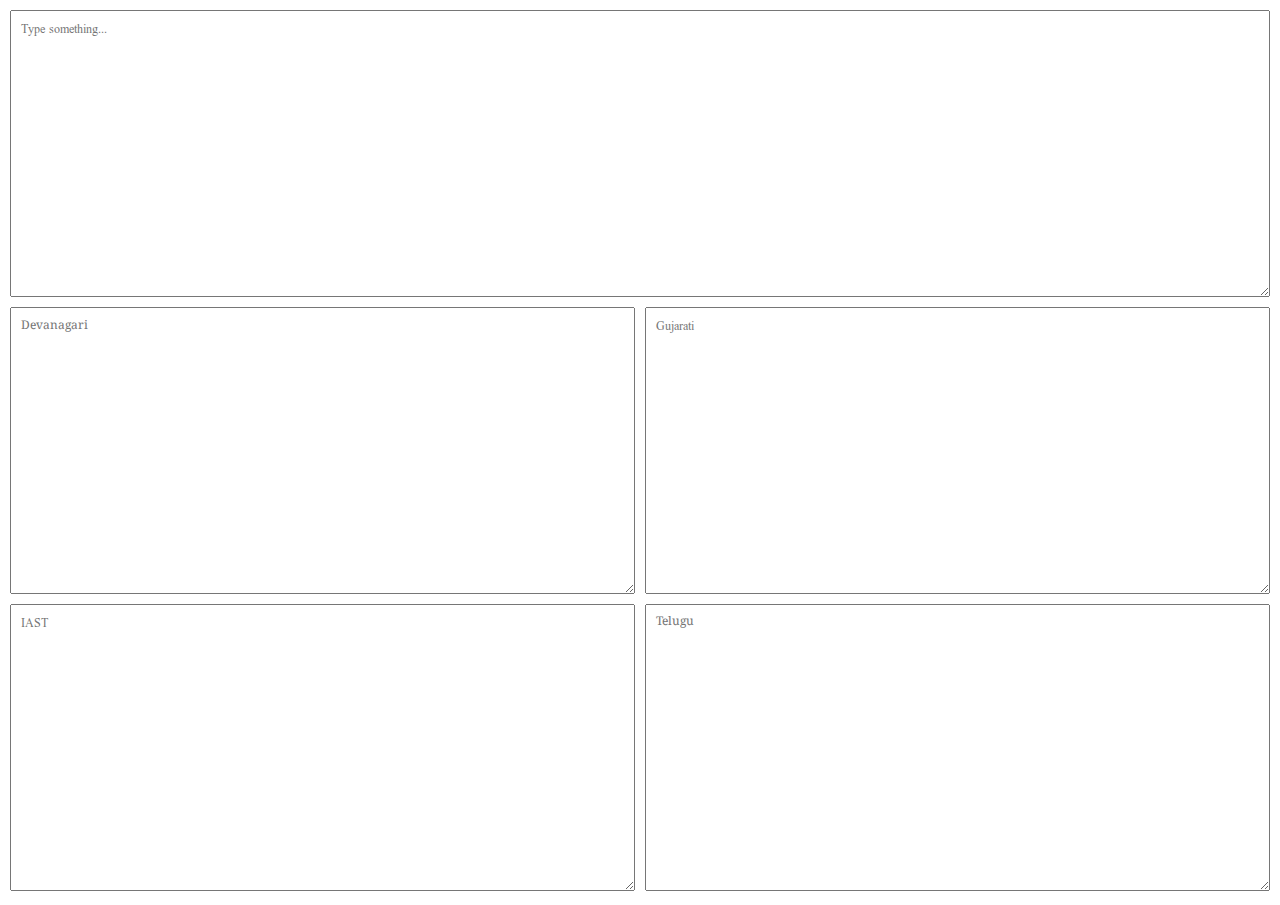
<file: Typing.html>
<html lang="en">

<head>
  <meta charset="UTF-8">
  <meta name="viewport" content="width=device-width, initial-scale=1.0">
  <link href="https://fonts.googleapis.com/css2?family=Noto+Serif+Devanagari" rel="stylesheet">
  <link href="https://fonts.googleapis.com/css2?family=Noto+Serif+Gujarati" rel="stylesheet">
  <link href="https://fonts.googleapis.com/css2?family=Noto+Serif+Telugu" rel="stylesheet">
</head>

<style>
  body {
    margin: 0;
    padding: 0;
    overflow: hidden;
    height: 100%;
  }

  .container {
    display: flex;
    flex-direction: column;
    align-items: center;
    margin: 5px;
    height: 100vh;
  }

  .input-container,
  .output-container {
    display: flex;
    width: 100%;
  }

  .text-input,
  .output-text {
    width: 100%;
    padding: 10px;
    font-size: 12px;
    margin: 5px;
    height: calc(33.33vh - 13px);
  }

  #TransDevan {
    font-family: 'Noto Serif Devanagari';
  }

  @font-face {
    font-family: 'Anup-Regular';
    src: url('Anup-Regular.ttf') format('truetype');
}

#TransGujar {
    font-family: 'Anup-Regular';
}

/*   #TransGujar {
    font-family: 'Anup-Regular.ttf';
  } */

  #TransTelug {
    font-family: 'Noto Serif Telugu';
  }

  #TransIASTx, #TransInput {
    font-family: 'Anup-Regular';
  }
</style>

<body>

  <div class="container">
    <div class="input-container">
      <textarea class="text-input" id="TransInput" placeholder="Type something..." onInput="toDevanagari(); toGujarati(); toIAST(); toTelugu();"></textarea>
    </div>
    <div class="output-container">
      <textarea class="output-text" id="TransDevan" placeholder="Devanagari" readonly></textarea>
      <textarea class="output-text" id="TransGujar" placeholder="Gujarati" readonly></textarea>
    </div>
    <div class="output-container">
      <textarea class="output-text" id="TransIASTx" placeholder="IAST" readonly></textarea>
      <textarea class="output-text" id="TransTelug" placeholder="Telugu" readonly></textarea>
    </div>
  </div>

</body>

<script>
  function toDevanagari() {
    "use strict";
    //get input and convert to hex
    var inp = toUni(document.getElementById("TransInput").value);
    // VOWELS
    inp = inp.replace(/\\u0028\\u004f\\u004d\\u0029/g, "\\u0950"); // ॐ DEVANAGARI OM
    inp = inp.replace(/\\u0061\\u0069/g, "\\u0910"); // ऐ DEVANAGARI LETTER AI
    inp = inp.replace(/\\u0061\\u0075/g, "\\u0914"); // औ DEVANAGARI LETTER AU
    inp = inp.replace(/\\u0061/g, "\\u0905"); // अ DEVANAGARI LETTER A
    inp = inp.replace(/\\u0041/g, "\\u0906"); // आ DEVANAGARI LETTER AA
    inp = inp.replace(/\\u0069/g, "\\u0907"); // इ DEVANAGARI LETTER I
    inp = inp.replace(/\\u0049/g, "\\u0908"); // ई DEVANAGARI LETTER II
    inp = inp.replace(/\\u0075/g, "\\u0909"); // उ DEVANAGARI LETTER U
    inp = inp.replace(/\\u0055/g, "\\u090a"); // ऊ DEVANAGARI LETTER UU
    inp = inp.replace(/\\u0065/g, "\\u090f"); // ए DEVANAGARI LETTER E
    inp = inp.replace(/\\u006f/g, "\\u0913"); // ओ DEVANAGARI LETTER O
    inp = inp.replace(/\\u002d\\u0072/g, "\\u090b"); // ऋ DEVANAGARI LETTER VOCALIC R
    inp = inp.replace(/\\u002d\\u0052/g, "\\u0960"); // ॠ DEVANAGARI LETTER VOCALIC RR
    inp = inp.replace(/\\u002d\\u006c/g, "\\u090c"); // ऌ DEVANAGARI LETTER VOCALIC L
    inp = inp.replace(/\\u002d\\u004c/g, "\\u0961"); // ॡ DEVANAGARI LETTER VOCALIC LL
    inp = inp.replace(/\\u0028\\u0045\\u0029/g, "\\u090d"); // ऍ DEVANAGARI LETTER CANDRA E
    inp = inp.replace(/\\u0028\\u004f\\u0029/g, "\\u0911"); // ऑ DEVANAGARI LETTER CANDRA O
    // CONSONANTS
    inp = inp.replace(/\\u006b\\u0068/g, "\\u0916\\u094d"); // ख DEVANAGARI LETTER KHA
    inp = inp.replace(/\\u006b/g, "\\u0915\\u094d"); // क DEVANAGARI LETTER KA
    inp = inp.replace(/\\u0067\\u0068/g, "\\u0918\\u094d"); // घ DEVANAGARI LETTER GHA
    inp = inp.replace(/\\u0067/g, "\\u0917\\u094d"); // ग DEVANAGARI LETTER GA
    inp = inp.replace(/\\u0047/g, "\\u0919\\u094d"); // ङ DEVANAGARI LETTER NGA
    inp = inp.replace(/\\u0043\\u0068/g, "\\u091b\\u094d"); // छ DEVANAGARI LETTER CHA
    inp = inp.replace(/\\u0063\\u0068/g, "\\u091a\\u094d"); // च DEVANAGARI LETTER CA
    inp = inp.replace(/\\u007a\\u0068/g, "\\u0979\\u094d"); // ॹ DEVANAGARI LETTER ZHA
    inp = inp.replace(/\\u006a\\u0068/g, "\\u091d\\u094d"); // झ DEVANAGARI LETTER JHA
    inp = inp.replace(/\\u006a/g, "\\u091c\\u094d"); // ज DEVANAGARI LETTER JA
    inp = inp.replace(/\\u004a/g, "\\u091e\\u094d"); // ञ DEVANAGARI LETTER NYA
    inp = inp.replace(/\\u0054\\u0068/g, "\\u0920\\u094d"); // ठ DEVANAGARI LETTER TTHA
    inp = inp.replace(/\\u0054/g, "\\u091f\\u094d"); // ट DEVANAGARI LETTER TTA
    inp = inp.replace(/\\u0044\\u0068/g, "\\u0922\\u094d"); // ढ DEVANAGARI LETTER DDHA
    inp = inp.replace(/\\u0044/g, "\\u0921\\u094d"); // ड DEVANAGARI LETTER DDA
    inp = inp.replace(/\\u004e/g, "\\u0923\\u094d"); // ण DEVANAGARI LETTER NNA
    inp = inp.replace(/\\u0074\\u0068/g, "\\u0925\\u094d"); // थ DEVANAGARI LETTER THA
    inp = inp.replace(/\\u0074/g, "\\u0924\\u094d"); // त DEVANAGARI LETTER TA
    inp = inp.replace(/\\u0064\\u0068/g, "\\u0927\\u094d"); // ध DEVANAGARI LETTER DHA
    inp = inp.replace(/\\u0064/g, "\\u0926\\u094d"); // द DEVANAGARI LETTER DA
    inp = inp.replace(/\\u006e/g, "\\u0928\\u094d"); // न DEVANAGARI LETTER NA
    inp = inp.replace(/\\u0070\\u0068/g, "\\u092b\\u094d"); // फ DEVANAGARI LETTER PHA
    inp = inp.replace(/\\u0070/g, "\\u092a\\u094d"); // प DEVANAGARI LETTER PA
    inp = inp.replace(/\\u0062\\u0068/g, "\\u092d\\u094d"); // भ DEVANAGARI LETTER BHA
    inp = inp.replace(/\\u0062/g, "\\u092c\\u094d"); // ब DEVANAGARI LETTER BA
    inp = inp.replace(/\\u006d/g, "\\u092e\\u094d"); // म DEVANAGARI LETTER MA
    inp = inp.replace(/\\u0079/g, "\\u092f\\u094d"); // य DEVANAGARI LETTER YA
    inp = inp.replace(/\\u0072/g, "\\u0930\\u094d"); // र DEVANAGARI LETTER RA
    inp = inp.replace(/\\u006c/g, "\\u0932\\u094d"); // ल DEVANAGARI LETTER LA
    inp = inp.replace(/\\u004c/g, "\\u0933\\u094d"); // ळ DEVANAGARI LETTER LLA
    inp = inp.replace(/\\u0076/g, "\\u0935\\u094d"); // व DEVANAGARI LETTER VA
    inp = inp.replace(/\\u0053\\u0068/g, "\\u0937\\u094d"); // ष DEVANAGARI LETTER SSA
    inp = inp.replace(/\\u0073\\u0068/g, "\\u0936\\u094d"); // श DEVANAGARI LETTER SHA
    inp = inp.replace(/\\u0073/g, "\\u0938\\u094d"); // स DEVANAGARI LETTER SA
    inp = inp.replace(/\\u0068/g, "\\u0939\\u094d"); // ह DEVANAGARI LETTER HA
    // VOWEL MARKS (Replaces Halant)
    inp = inp.replace(/\\u094d\\u0028\\u002e\\u0029/g, "\\u093c\\u094d"); // ़ DEVANAGARI SIGN NUKTA
    inp = inp.replace(/\\u093c\\u094d\\u0028\\u002e\\u0029/g, "\\u093c\\u093c\\u094d"); // ़ DEVANAGARI SIGN NUKTA
    inp = inp.replace(/\\u094d\\u0905/g, ""); // DEVANAGARI VOWEL SIGN A
    inp = inp.replace(/\\u094d\\u0914/g, "\\u094c"); // ौ DEVANAGARI VOWEL SIGN AU
    inp = inp.replace(/\\u094d\\u0910/g, "\\u0948"); // ै DEVANAGARI VOWEL SIGN AI
    inp = inp.replace(/\\u094d\\u0906/g, "\\u093e"); // ा DEVANAGARI VOWEL SIGN AA
    inp = inp.replace(/\\u094d\\u0908/g, "\\u0940"); // ी DEVANAGARI VOWEL SIGN II
    inp = inp.replace(/\\u094d\\u0907/g, "\\u093f"); // ि DEVANAGARI VOWEL SIGN I
    inp = inp.replace(/\\u094d\\u090a/g, "\\u0942"); // ू DEVANAGARI VOWEL SIGN UU
    inp = inp.replace(/\\u094d\\u0909/g, "\\u0941"); // ु DEVANAGARI VOWEL SIGN U
    inp = inp.replace(/\\u094d\\u090d/g, "\\u0945"); // ॅ DEVANAGARI VOWEL SIGN CANDRA E
    inp = inp.replace(/\\u094d\\u090f/g, "\\u0947"); // े DEVANAGARI VOWEL SIGN E
    inp = inp.replace(/\\u094d\\u0911/g, "\\u0949"); // ॉ DEVANAGARI VOWEL SIGN CANDRA O
    inp = inp.replace(/\\u094d\\u0913/g, "\\u094b"); // ो DEVANAGARI VOWEL SIGN O
    inp = inp.replace(/\\u094d\\u090b/g, "\\u0943"); // ृ DEVANAGARI VOWEL SIGN VOCALIC R
    inp = inp.replace(/\\u094d\\u0960/g, "\\u0944"); // ॄ DEVANAGARI VOWEL SIGN VOCALIC RR
    inp = inp.replace(/\\u094d\\u090c/g, "\\u0962"); // ॢ DEVANAGARI VOWEL SIGN VOCALIC L
    inp = inp.replace(/\\u094d\\u0961/g, "\\u0963"); // ॣ DEVANAGARI VOWEL SIGN VOCALIC LL
    inp = inp.replace(/\\u004d\\u004d\\u004d/g, "\\u0902"); // ं (IAST) DEVANAGARI SIGN NASALIZED ANUSVARA
    inp = inp.replace(/\\u004d\\u004d/g, "\\u0901"); // ँ DEVANAGARI SIGN CANDRABINDU
    inp = inp.replace(/\\u004d/g, "\\u0902"); // ं DEVANAGARI SIGN ANUSVARA
    inp = inp.replace(/\\u0048/g, "\\u0903"); // ः DEVANAGARI SIGN VISARGA
    inp = inp.replace(/\\u0027/g, "\\u093d"); // ऽ DEVANAGARI SIGN AVAGRAHA
    // NUMERALS
    inp = inp.replace(/\\u0030/g, "\\u0966"); // ० DEVANAGARI DIGIT ZERO
    inp = inp.replace(/\\u0031/g, "\\u0967"); // १ DEVANAGARI DIGIT ONE
    inp = inp.replace(/\\u0032/g, "\\u0968"); // २ DEVANAGARI DIGIT TWO
    inp = inp.replace(/\\u0033/g, "\\u0969"); // ३ DEVANAGARI DIGIT THREE
    inp = inp.replace(/\\u0034/g, "\\u096a"); // ४ DEVANAGARI DIGIT FOUR
    inp = inp.replace(/\\u0035/g, "\\u096b"); // ५ DEVANAGARI DIGIT FIVE
    inp = inp.replace(/\\u0036/g, "\\u096c"); // ६ DEVANAGARI DIGIT SIX
    inp = inp.replace(/\\u0037/g, "\\u096d"); // ७ DEVANAGARI DIGIT SEVEN
    inp = inp.replace(/\\u0038/g, "\\u096e"); // ८ DEVANAGARI DIGIT EIGHT
    inp = inp.replace(/\\u0039/g, "\\u096f"); // ९ DEVANAGARI DIGIT NINE
    // DANDAS
    inp = inp.replace(/\\u007c/g, "\\u0964"); // । DEVANAGARI DANDA
    inp = inp.replace(/\\u0964\\u0964/g, "\\u0965"); // ॥ DEVANAGARI DOUBLE DANDA
    // QUOTATION MARKS
    inp = inp.replace(/\\u003c\\u003c/g, "\u201c"); // LEFT DOUBLE
    inp = inp.replace(/\\u003c/g, "\u2018"); // LEFT SINGLE
    inp = inp.replace(/\\u003e\\u003e/g, "\u201d"); // RIGHT DOUBLE
    inp = inp.replace(/\\u003e/g, "\u2019"); // RIGHT SINGLE
    // # REMOVAL
    inp = inp.replace(/\\u0023/g, ""); //
    // Print Output
    document.getElementById("TransDevan").value = fromUni(inp);
    // Functions for conversion
    function toUni(input) {
      function pad_four(input) {
        return input.padStart(4, "0");
      }
      return Array.from(input)
        .map((char) => "\\u" + pad_four(char.charCodeAt(0).toString(16)))
        .join("");
    }

    function fromUni(text) {
      return text.replace(/\\u[\dA-F]{4}/gi, function(match) {
        return String.fromCharCode(parseInt(match.replace(/\\u/g, ""), 16));
      });
    }
  }

  function toGujarati() {
    "use strict";
    //get input and convert to hex
    var inp = toUni(document.getElementById("TransInput").value);
    // VOWELS
    inp = inp.replace(/\\u0028\\u004f\\u004d\\u0029/g, "\\u0ad0"); // ૐ GUJARATI OM
    inp = inp.replace(/\\u0061\\u0069/g, "\\u0a90"); // ઐ GUJARATI LETTER AI
    inp = inp.replace(/\\u0061\\u0075/g, "\\u0a94"); // ઔ GUJARATI LETTER AU
    inp = inp.replace(/\\u0061/g, "\\u0a85"); // અ GUJARATI LETTER A
    inp = inp.replace(/\\u0041/g, "\\u0a86"); // આ GUJARATI LETTER AA
    inp = inp.replace(/\\u0069/g, "\\u0a87"); // ઇ GUJARATI LETTER I
    inp = inp.replace(/\\u0049/g, "\\u0a88"); // ઈ GUJARATI LETTER II
    inp = inp.replace(/\\u0075/g, "\\u0a89"); // ઉ GUJARATI LETTER U
    inp = inp.replace(/\\u0055/g, "\\u0a8a"); // ઊ GUJARATI LETTER UU
    inp = inp.replace(/\\u0065/g, "\\u0a8f"); // એ GUJARATI LETTER E
    inp = inp.replace(/\\u006f/g, "\\u0a93"); // ઓ GUJARATI LETTER O
    inp = inp.replace(/\\u002d\\u0072/g, "\\u0a8b"); // ઋ GUJARATI LETTER VOCALIC R
    inp = inp.replace(/\\u002d\\u0052/g, "\\u0ae0"); // ૠ GUJARATI LETTER VOCALIC RR
    inp = inp.replace(/\\u002d\\u006c/g, "\\u0a8c"); // ઌ GUJARATI LETTER VOCALIC L
    inp = inp.replace(/\\u002d\\u004c/g, "\\u0ae1"); // ૡ GUJARATI LETTER VOCALIC LL
    inp = inp.replace(/\\u0028\\u0045\\u0029/g, "\\u0a8d"); // ઍ GUJARATI VOWEL CANDRA E
    inp = inp.replace(/\\u0028\\u004f\\u0029/g, "\\u0a91"); // ઑ GUJARATI VOWEL CANDRA O
    // CONSONANTS
    inp = inp.replace(/\\u006b\\u0068/g, "\\u0a96\\u0acd"); // ખ GUJARATI LETTER KHA
    inp = inp.replace(/\\u006b/g, "\\u0a95\\u0acd"); // ક GUJARATI LETTER KA
    inp = inp.replace(/\\u0067\\u0068/g, "\\u0a98\\u0acd"); // ઘ GUJARATI LETTER GHA
    inp = inp.replace(/\\u0067/g, "\\u0a97\\u0acd"); // ગ GUJARATI LETTER GA
    inp = inp.replace(/\\u0047/g, "\\u0a99\\u0acd"); // ઙ GUJARATI LETTER NGA
    inp = inp.replace(/\\u0043\\u0068/g, "\\u0a9b\\u0acd"); // છ GUJARATI LETTER CHA
    inp = inp.replace(/\\u0063\\u0068/g, "\\u0a9a\\u0acd"); // ચ GUJARATI LETTER CA
    inp = inp.replace(/\\u007a\\u0068/g, "\\u0af9\\u0acd"); // ૹ GUJARATI LETTER ZHA
    inp = inp.replace(/\\u006a\\u0068/g, "\\u0a9d\\u0acd"); // ઝ GUJARATI LETTER JHA
    inp = inp.replace(/\\u006a/g, "\\u0a9c\\u0acd"); // જ GUJARATI LETTER JA
    inp = inp.replace(/\\u004a/g, "\\u0a9e\\u0acd"); // ઞ GUJARATI LETTER NYA
    inp = inp.replace(/\\u0054\\u0068/g, "\\u0aa0\\u0acd"); // ઠ GUJARATI LETTER TTHA
    inp = inp.replace(/\\u0054/g, "\\u0a9f\\u0acd"); // ટ GUJARATI LETTER TTA
    inp = inp.replace(/\\u0044\\u0068/g, "\\u0aa2\\u0acd"); // ઢ GUJARATI LETTER DDHA
    inp = inp.replace(/\\u0044/g, "\\u0aa1\\u0acd"); // ડ GUJARATI LETTER DDA
    inp = inp.replace(/\\u004e/g, "\\u0aa3\\u0acd"); // ણ GUJARATI LETTER NNA
    inp = inp.replace(/\\u0074\\u0068/g, "\\u0aa5\\u0acd"); // થ GUJARATI LETTER THA
    inp = inp.replace(/\\u0074/g, "\\u0aa4\\u0acd"); // ત GUJARATI LETTER TA
    inp = inp.replace(/\\u0064\\u0068/g, "\\u0aa7\\u0acd"); // ધ GUJARATI LETTER DHA
    inp = inp.replace(/\\u0064/g, "\\u0aa6\\u0acd"); // દ GUJARATI LETTER DA
    inp = inp.replace(/\\u006e/g, "\\u0aa8\\u0acd"); // ન GUJARATI LETTER NA
    inp = inp.replace(/\\u0070\\u0068/g, "\\u0aab\\u0acd"); // ફ GUJARATI LETTER PHA
    inp = inp.replace(/\\u0070/g, "\\u0aaa\\u0acd"); // પ GUJARATI LETTER PA
    inp = inp.replace(/\\u0062\\u0068/g, "\\u0aad\\u0acd"); // ભ GUJARATI LETTER BHA
    inp = inp.replace(/\\u0062/g, "\\u0aac\\u0acd"); // બ GUJARATI LETTER BA
    inp = inp.replace(/\\u006d/g, "\\u0aae\\u0acd"); // મ GUJARATI LETTER MA
    inp = inp.replace(/\\u0079/g, "\\u0aaf\\u0acd"); // ય GUJARATI LETTER YA
    inp = inp.replace(/\\u0072/g, "\\u0ab0\\u0acd"); // ર GUJARATI LETTER RA
    inp = inp.replace(/\\u006c/g, "\\u0ab2\\u0acd"); // લ GUJARATI LETTER LA
    inp = inp.replace(/\\u004c/g, "\\u0ab3\\u0acd"); // ળ GUJARATI LETTER LLA
    inp = inp.replace(/\\u0076/g, "\\u0ab5\\u0acd"); // વ GUJARATI LETTER VA
    inp = inp.replace(/\\u0053\\u0068/g, "\\u0ab7\\u0acd"); // ષ GUJARATI LETTER SSA
    inp = inp.replace(/\\u0073\\u0068/g, "\\u0ab6\\u0acd"); // શ GUJARATI LETTER SHA
    inp = inp.replace(/\\u0073/g, "\\u0ab8\\u0acd"); // સ GUJARATI LETTER SA
    inp = inp.replace(/\\u0068/g, "\\u0ab9\\u0acd"); // હ GUJARATI LETTER HA
    // VOWEL MARKS (Replaces Halant)
    inp = inp.replace(/\\u0acd\\u0028\\u002e\\u0029/g, "\\u0abc\\u0acd"); // ़ DEVANAGARI SIGN NUKTA
    inp = inp.replace(/\\u0abc\\u0acd\\u0028\\u002e\\u0029/g, "\\u0abc\\u0abc\\u0acd"); // ़ DEVANAGARI SIGN NUKTA
    inp = inp.replace(/\\u0acd\\u0a85/g, ""); // GUJARATI VOWEL SIGN A
    inp = inp.replace(/\\u0acd\\u0a94/g, "\\u0acc"); // ૌ GUJARATI VOWEL SIGN AU
    inp = inp.replace(/\\u0acd\\u0a90/g, "\\u0ac8"); // ૈ GUJARATI VOWEL SIGN AI
    inp = inp.replace(/\\u0acd\\u0a86/g, "\\u0abe"); // ા GUJARATI VOWEL SIGN AA
    inp = inp.replace(/\\u0acd\\u0a88/g, "\\u0ac0"); // ી GUJARATI VOWEL SIGN II
    inp = inp.replace(/\\u0acd\\u0a87/g, "\\u0abf"); // િ GUJARATI VOWEL SIGN I
    inp = inp.replace(/\\u0acd\\u0a8a/g, "\\u0ac2"); // ૂ GUJARATI VOWEL SIGN UU
    inp = inp.replace(/\\u0acd\\u0a89/g, "\\u0ac1"); // ુ GUJARATI VOWEL SIGN U
    inp = inp.replace(/\\u0acd\\u0a8d/g, "\\u0ac5"); // ૅ GUJARATI VOWEL SIGN CANDRA E
    inp = inp.replace(/\\u0acd\\u0a8f/g, "\\u0ac7"); // ે GUJARATI VOWEL SIGN E
    inp = inp.replace(/\\u0acd\\u0a91/g, "\\u0ac9"); // ૉ GUJARATI VOWEL SIGN CANDRA O
    inp = inp.replace(/\\u0acd\\u0a93/g, "\\u0acb"); // ો GUJARATI VOWEL SIGN O
    inp = inp.replace(/\\u0acd\\u0a8b/g, "\\u0ac3"); // ૃ GUJARATI VOWEL SIGN VOCALIC R
    inp = inp.replace(/\\u0acd\\u0ae0/g, "\\u0ac4"); // ૄ GUJARATI VOWEL SIGN VOCALIC RR
    inp = inp.replace(/\\u0acd\\u0a8c/g, "\\u0ae2"); // ૢ GUJARATI VOWEL SIGN VOCALIC L
    inp = inp.replace(/\\u0acd\\u0ae1/g, "\\u0ae3"); // ૣ GUJARATI VOWEL SIGN VOCALIC LL
    inp = inp.replace(/\\u004d\\u004d\\u004d/g, "\\u0a82"); // ં (IAST) GUJARATI SIGN NASALIZED ANUSVARA
    inp = inp.replace(/\\u004d\\u004d/g, "\\u0a81"); // ઁ GUJARATI SIGN CANDRABINDU
    inp = inp.replace(/\\u004d/g, "\\u0a82"); // ં GUJARATI SIGN ANUSVARA
    inp = inp.replace(/\\u0048/g, "\\u0a83"); // ઃ GUJARATI SIGN VISARGA
    inp = inp.replace(/\\u0027/g, "\\u0abd"); // ઽ GUJARATI SIGN AVAGRAHA
    // NUMERALS
    inp = inp.replace(/\\u0030/g, "\\u0ae6"); // ૦ GUJARATI DIGIT ZERO
    inp = inp.replace(/\\u0031/g, "\\u0ae7"); // ૧ GUJARATI DIGIT ONE
    inp = inp.replace(/\\u0032/g, "\\u0ae8"); // ૨ GUJARATI DIGIT TWO
    inp = inp.replace(/\\u0033/g, "\\u0ae9"); // ૩ GUJARATI DIGIT THREE
    inp = inp.replace(/\\u0034/g, "\\u0aea"); // ૪ GUJARATI DIGIT FOUR
    inp = inp.replace(/\\u0035/g, "\\u0aeb"); // ૫ GUJARATI DIGIT FIVE
    inp = inp.replace(/\\u0036/g, "\\u0aec"); // ૬ GUJARATI DIGIT SIX
    inp = inp.replace(/\\u0037/g, "\\u0aed"); // ૭ GUJARATI DIGIT SEVEN
    inp = inp.replace(/\\u0038/g, "\\u0aee"); // ૮ GUJARATI DIGIT EIGHT
    inp = inp.replace(/\\u0039/g, "\\u0aef"); // ૯ GUJARATI DIGIT NINE
    // DANDAS
    inp = inp.replace(/\\u007c/g, "\\u0964"); // । DEVANAGARI DANDA
    inp = inp.replace(/\\u0964\\u0964/g, "\\u0965"); // ॥ DEVANAGARI DOUBLE DANDA
    // QUOTATION MARKS
    inp = inp.replace(/\\u003c\\u003c/g, "\u201c"); // LEFT DOUBLE
    inp = inp.replace(/\\u003c/g, "\u2018"); // LEFT SINGLE
    inp = inp.replace(/\\u003e\\u003e/g, "\u201d"); // RIGHT DOUBLE
    inp = inp.replace(/\\u003e/g, "\u2019"); // RIGHT SINGLE
    // # REMOVAL
    inp = inp.replace(/\\u0023/g, ""); //
    // Print Output
    document.getElementById("TransGujar").value = fromUni(inp);
    // Functions for conversion
    function toUni(input) {
      function pad_four(input) {
        return input.padStart(4, "0");
      }
      return Array.from(input)
        .map((char) => "\\u" + pad_four(char.charCodeAt(0).toString(16)))
        .join("");
    }

    function fromUni(text) {
      return text.replace(/\\u[\dA-F]{4}/gi, function(match) {
        return String.fromCharCode(parseInt(match.replace(/\\u/g, ""), 16));
      });
    }
  }

  function toTelugu() {
    "use strict";
    //get input and convert to hex
    var inp = toUni(document.getElementById("TransInput").value);
    // VOWELS
    inp = inp.replace(/\\u0028\\u004f\\u004d\\u0029/g, "\\u0c13\\u0c02"); // ఓం TELUGU OM
    inp = inp.replace(/\\u0061\\u0069/g, "\\u0c10"); // ऐ TELUGU LETTER AI
    inp = inp.replace(/\\u0061\\u0075/g, "\\u0c14"); // औ TELUGU LETTER AU
    inp = inp.replace(/\\u0061/g, "\\u0c05"); // अ TELUGU LETTER A
    inp = inp.replace(/\\u0041/g, "\\u0c06"); // आ TELUGU LETTER AA
    inp = inp.replace(/\\u0069/g, "\\u0c07"); // इ TELUGU LETTER I
    inp = inp.replace(/\\u0049/g, "\\u0c08"); // ई TELUGU LETTER II
    inp = inp.replace(/\\u0075/g, "\\u0c09"); // उ TELUGU LETTER U
    inp = inp.replace(/\\u0055/g, "\\u0c0a"); // ऊ TELUGU LETTER UU
    inp = inp.replace(/\\u0065/g, "\\u0c0f"); // ए TELUGU LETTER E
    inp = inp.replace(/\\u006f/g, "\\u0c13"); // ओ TELUGU LETTER O
    inp = inp.replace(/\\u002d\\u0072/g, "\\u0c0b"); // ऋ TELUGU LETTER VOCALIC R
    inp = inp.replace(/\\u002d\\u0052/g, "\\u0c60"); // ॠ TELUGU LETTER VOCALIC RR
    inp = inp.replace(/\\u002d\\u006c/g, "\\u0c0c"); // ऌ TELUGU LETTER VOCALIC L
    inp = inp.replace(/\\u002d\\u004c/g, "\\u0c61"); // ॡ TELUGU LETTER VOCALIC LL
    inp = inp.replace(/\\u0028\\u0045\\u0029/g, "\\u0c0d"); // ऍ TELUGU LETTER CANDRA E
    inp = inp.replace(/\\u0028\\u004f\\u0029/g, "\\u0c11"); // ऑ TELUGU LETTER CANDRA O
    // CONSONANTS
    inp = inp.replace(/\\u006b\\u0068/g, "\\u0c16\\u0c4d"); // ख TELUGU LETTER KHA
    inp = inp.replace(/\\u006b/g, "\\u0c15\\u0c4d"); // क TELUGU LETTER KA
    inp = inp.replace(/\\u0067\\u0068/g, "\\u0c18\\u0c4d"); // घ TELUGU LETTER GHA
    inp = inp.replace(/\\u0067/g, "\\u0c17\\u0c4d"); // ग TELUGU LETTER GA
    inp = inp.replace(/\\u0047/g, "\\u0c19\\u0c4d"); // ङ TELUGU LETTER NGA
    inp = inp.replace(/\\u0043\\u0068/g, "\\u0c1b\\u0c4d"); // छ TELUGU LETTER CHA
    inp = inp.replace(/\\u0063\\u0068/g, "\\u0c1a\\u0c4d"); // च TELUGU LETTER CA
    inp = inp.replace(/\\u007a\\u0068/g, "\\u0c79\\u0c4d"); // ॹ TELUGU LETTER ZHA
    inp = inp.replace(/\\u006a\\u0068/g, "\\u0c1d\\u0c4d"); // झ TELUGU LETTER JHA
    inp = inp.replace(/\\u006a/g, "\\u0c1c\\u0c4d"); // ज TELUGU LETTER JA
    inp = inp.replace(/\\u004a/g, "\\u0c1e\\u0c4d"); // ञ TELUGU LETTER NYA
    inp = inp.replace(/\\u0054\\u0068/g, "\\u0c20\\u0c4d"); // ठ TELUGU LETTER TTHA
    inp = inp.replace(/\\u0054/g, "\\u0c1f\\u0c4d"); // ट TELUGU LETTER TTA
    inp = inp.replace(/\\u0044\\u0068/g, "\\u0c22\\u0c4d"); // ढ TELUGU LETTER DDHA
    inp = inp.replace(/\\u0044/g, "\\u0c21\\u0c4d"); // ड TELUGU LETTER DDA
    inp = inp.replace(/\\u004e/g, "\\u0c23\\u0c4d"); // ण TELUGU LETTER NNA
    inp = inp.replace(/\\u0074\\u0068/g, "\\u0c25\\u0c4d"); // थ TELUGU LETTER THA
    inp = inp.replace(/\\u0074/g, "\\u0c24\\u0c4d"); // त TELUGU LETTER TA
    inp = inp.replace(/\\u0064\\u0068/g, "\\u0c27\\u0c4d"); // ध TELUGU LETTER DHA
    inp = inp.replace(/\\u0064/g, "\\u0c26\\u0c4d"); // द TELUGU LETTER DA
    inp = inp.replace(/\\u006e/g, "\\u0c28\\u0c4d"); // न TELUGU LETTER NA
    inp = inp.replace(/\\u0070\\u0068/g, "\\u0c2b\\u0c4d"); // फ TELUGU LETTER PHA
    inp = inp.replace(/\\u0070/g, "\\u0c2a\\u0c4d"); // प TELUGU LETTER PA
    inp = inp.replace(/\\u0062\\u0068/g, "\\u0c2d\\u0c4d"); // भ TELUGU LETTER BHA
    inp = inp.replace(/\\u0062/g, "\\u0c2c\\u0c4d"); // ब TELUGU LETTER BA
    inp = inp.replace(/\\u006d/g, "\\u0c2e\\u0c4d"); // म TELUGU LETTER MA
    inp = inp.replace(/\\u0079/g, "\\u0c2f\\u0c4d"); // य TELUGU LETTER YA
    inp = inp.replace(/\\u0072/g, "\\u0c30\\u0c4d"); // र TELUGU LETTER RA
    inp = inp.replace(/\\u006c/g, "\\u0c32\\u0c4d"); // ल TELUGU LETTER LA
    inp = inp.replace(/\\u004c/g, "\\u0c33\\u0c4d"); // ळ TELUGU LETTER LLA
    inp = inp.replace(/\\u0076/g, "\\u0c35\\u0c4d"); // व TELUGU LETTER VA
    inp = inp.replace(/\\u0053\\u0068/g, "\\u0c37\\u0c4d"); // ष TELUGU LETTER SSA
    inp = inp.replace(/\\u0073\\u0068/g, "\\u0c36\\u0c4d"); // श TELUGU LETTER SHA
    inp = inp.replace(/\\u0073/g, "\\u0c38\\u0c4d"); // स TELUGU LETTER SA
    inp = inp.replace(/\\u0068/g, "\\u0c39\\u0c4d"); // ह TELUGU LETTER HA
    // VOWEL MARKS (Replaces Halant)
    inp = inp.replace(/\\u0c4d\\u0028\\u002e\\u0029/g, "\\u0c3c\\u0c4d"); // ़ DEVANAGARI SIGN NUKTA
    inp = inp.replace(/\\u0c3c\\u0c4d\\u0028\\u002e\\u0029/g, "\\u0c3c\\u0c3c\\u0c4d"); // ़ DEVANAGARI SIGN NUKTA
    inp = inp.replace(/\\u0c4d\\u0c05/g, ""); // TELUGU VOWEL SIGN A
    inp = inp.replace(/\\u0c4d\\u0c14/g, "\\u0c4c"); // ौ TELUGU VOWEL SIGN AU
    inp = inp.replace(/\\u0c4d\\u0c10/g, "\\u0c48"); // ै TELUGU VOWEL SIGN AI
    inp = inp.replace(/\\u0c4d\\u0c06/g, "\\u0c3e"); // ा TELUGU VOWEL SIGN AA
    inp = inp.replace(/\\u0c4d\\u0c08/g, "\\u0c40"); // ी TELUGU VOWEL SIGN II
    inp = inp.replace(/\\u0c4d\\u0c07/g, "\\u0c3f"); // ि TELUGU VOWEL SIGN I
    inp = inp.replace(/\\u0c4d\\u0c0a/g, "\\u0c42"); // ू TELUGU VOWEL SIGN UU
    inp = inp.replace(/\\u0c4d\\u0c09/g, "\\u0c41"); // ु TELUGU VOWEL SIGN U
    inp = inp.replace(/\\u0c4d\\u0c0d/g, "\\u0c45"); // ॅ TELUGU VOWEL SIGN CANDRA E
    inp = inp.replace(/\\u0c4d\\u0c0f/g, "\\u0c47"); // े TELUGU VOWEL SIGN E
    inp = inp.replace(/\\u0c4d\\u0c11/g, "\\u0c49"); // ॉ TELUGU VOWEL SIGN CANDRA O
    inp = inp.replace(/\\u0c4d\\u0c13/g, "\\u0c4b"); // ो TELUGU VOWEL SIGN O
    inp = inp.replace(/\\u0c4d\\u0c0b/g, "\\u0c43"); // ृ TELUGU VOWEL SIGN VOCALIC R
    inp = inp.replace(/\\u0c4d\\u0c60/g, "\\u0c44"); // ॄ TELUGU VOWEL SIGN VOCALIC RR
    inp = inp.replace(/\\u0c4d\\u0c0c/g, "\\u0c62"); // ॢ TELUGU VOWEL SIGN VOCALIC L
    inp = inp.replace(/\\u0c4d\\u0c61/g, "\\u0c63"); // ॣ TELUGU VOWEL SIGN VOCALIC LL
    inp = inp.replace(/\\u004d\\u004d\\u004d/g, "\\u0c02"); // ं (IAST) TELUGU SIGN NASALIZED ANUSVARA
    inp = inp.replace(/\\u004d\\u004d/g, "\\u0c01"); // ँ TELUGU SIGN CANDRABINDU
    inp = inp.replace(/\\u004d/g, "\\u0c02"); // ं TELUGU SIGN ANUSVARA
    inp = inp.replace(/\\u0048/g, "\\u0c03"); // ः TELUGU SIGN VISARGA
    inp = inp.replace(/\\u0027/g, "\\u0c3d"); // ऽ TELUGU SIGN AVAGRAHA
    // NUMERALS
    inp = inp.replace(/\\u0030/g, "\\u0c66"); // ० TELUGU DIGIT ZERO
    inp = inp.replace(/\\u0031/g, "\\u0c67"); // १ TELUGU DIGIT ONE
    inp = inp.replace(/\\u0032/g, "\\u0c68"); // २ TELUGU DIGIT TWO
    inp = inp.replace(/\\u0033/g, "\\u0c69"); // ३ TELUGU DIGIT THREE
    inp = inp.replace(/\\u0034/g, "\\u0c6a"); // ४ TELUGU DIGIT FOUR
    inp = inp.replace(/\\u0035/g, "\\u0c6b"); // ५ TELUGU DIGIT FIVE
    inp = inp.replace(/\\u0036/g, "\\u0c6c"); // ६ TELUGU DIGIT SIX
    inp = inp.replace(/\\u0037/g, "\\u0c6d"); // ७ TELUGU DIGIT SEVEN
    inp = inp.replace(/\\u0038/g, "\\u0c6e"); // ८ TELUGU DIGIT EIGHT
    inp = inp.replace(/\\u0039/g, "\\u0c6f"); // ९ TELUGU DIGIT NINE
    // DANDAS
    inp = inp.replace(/\\u007c/g, "\\u0964"); // । DEVANAGARI DANDA
    inp = inp.replace(/\\u0964\\u0964/g, "\\u0965"); // ॥ DEVANAGARI DOUBLE DANDA
    // QUOTATION MARKS
    inp = inp.replace(/\\u003c\\u003c/g, "\u201c"); // LEFT DOUBLE
    inp = inp.replace(/\\u003c/g, "\u2018"); // LEFT SINGLE
    inp = inp.replace(/\\u003e\\u003e/g, "\u201d"); // RIGHT DOUBLE
    inp = inp.replace(/\\u003e/g, "\u2019"); // RIGHT SINGLE
    // # REMOVAL
    inp = inp.replace(/\\u0023/g, ""); //
    // Print Output
    document.getElementById("TransTelug").value = fromUni(inp);
    // Functions for conversion
    function toUni(input) {
      function pad_four(input) {
        return input.padStart(4, "0");
      }
      return Array.from(input)
        .map((char) => "\\u" + pad_four(char.charCodeAt(0).toString(16)))
        .join("");
    }

    function fromUni(text) {
      return text.replace(/\\u[\dA-F]{4}/gi, function(match) {
        return String.fromCharCode(parseInt(match.replace(/\\u/g, ""), 16));
      });
    }
  }

  function toIAST() {
    "use strict";
    //get input and convert to hex
    var inp = toUni(document.getElementById("TransInput").value);
    // VOWELS
    inp = inp.replace(/\\u0023\\u0028\\u004f\\u004d\\u0029/g, "Oṃ"); // ॐ
    inp = inp.replace(/\\u0028\\u004f\\u004d\\u0029/g, "oṃ"); // ॐ
    inp = inp.replace(/\\u0023\\u0061\\u0069/g, "Ai"); // Ai
    inp = inp.replace(/\\u0061\\u0069/g, "ai"); // ai
    inp = inp.replace(/\\u0023\\u0061\\u0075/g, "Au"); // Au
    inp = inp.replace(/\\u0061\\u0075/g, "au"); // au
    inp = inp.replace(/\\u0023\\u0041/g, "Ā"); // Ā
    inp = inp.replace(/\\u0041/g, "ā"); // ā
    inp = inp.replace(/\\u0023\\u0061/g, "A"); // A
    inp = inp.replace(/\\u0061/g, "a"); // a
    inp = inp.replace(/\\u0023\\u0049/g, "Ī"); // Ī
    inp = inp.replace(/\\u0049/g, "ī"); // ī
    inp = inp.replace(/\\u0023\\u0069/g, "I"); // I
    inp = inp.replace(/\\u0069/g, "i"); // i
    inp = inp.replace(/\\u0023\\u0055/g, "Ū"); // Ū
    inp = inp.replace(/\\u0055/g, "ū"); // ū
    inp = inp.replace(/\\u0023\\u0075/g, "U"); // U
    inp = inp.replace(/\\u0075/g, "u"); // u
    inp = inp.replace(/\\u0023\\u0065/g, "E"); // E
    inp = inp.replace(/\\u0065/g, "e"); // e
    inp = inp.replace(/\\u0023\\u006f/g, "O"); // O
    inp = inp.replace(/\\u006f/g, "o"); // o
    inp = inp.replace(/\\u0023\\u002d\\u0072/g, "Ṛ"); // Ṛ
    inp = inp.replace(/\\u002d\\u0072/g, "ṛ"); // ṛ
    inp = inp.replace(/\\u0023\\u002d\\u0052/g, "Ṝ"); // Ṝ
    inp = inp.replace(/\\u002d\\u0052/g, "ṝ"); // ṝ
    inp = inp.replace(/\\u0023\\u002d\\u006c/g, "Ḷ"); // Ḷ
    inp = inp.replace(/\\u002d\\u006c/g, "ḷ"); // ḷ
    inp = inp.replace(/\\u0023\\u002d\\u004c/g, "Ḹ"); // Ḹ
    inp = inp.replace(/\\u002d\\u004c/g, "ḹ"); // ḹ
    inp = inp.replace(/\\u0023\\u0028\\u0045\\u0029/g, "Æ"); // Æ
    inp = inp.replace(/\\u0028\\u0045\\u0029/g, "æ"); // æ
    inp = inp.replace(/\\u0023\\u0028\\u004f\\u0029/g, "Ô"); // Ô
    inp = inp.replace(/\\u0028\\u004f\\u0029/g, "ô"); // ô
    // URDU CONSONANTS
    inp = inp.replace(/\\u0023\\u006b\\u0028\\u002e\\u0029/g, "Q"); // क़
    inp = inp.replace(/\\u006b\\u0028\\u002e\\u0029/g, "q"); // क़
    inp = inp.replace(/\\u0023\\u006b\\u0068\\u0028\\u002e\\u0029/g, "K͟h"); // ख़
    inp = inp.replace(/\\u006b\\u0068\\u0028\\u002e\\u0029/g, "k͟h"); // ख़
    inp = inp.replace(/\\u0067\\u0028\\u002e\\u0029/g, "g͟h"); // ग़
    inp = inp.replace(/\\u006a\\u0028\\u002e\\u0029\\u0028\\u002e\\u0029/g, "ẕ"); // ज़़
    inp = inp.replace(/\\u006a\\u0028\\u002e\\u0029/g, "z"); // ज़
    inp = inp.replace(/\\u007a\\u0068\\u0028\\u002e\\u0029/g, "z̤"); // ॹ़
    inp = inp.replace(/\\u006a\\u0028\\u002e\\u0029/g, "zh"); // झ़
    inp = inp.replace(/\\u0044\\u0028\\u002e\\u0029/g, "zh"); // झ़
    // CONSONANTS
    inp = inp.replace(/\\u0023\\u006b\\u0068/g, "Kh"); // ખ્
    inp = inp.replace(/\\u006b\\u0068/g, "kh"); // ખ્
    inp = inp.replace(/\\u0023\\u006b/g, "K"); // ક્
    inp = inp.replace(/\\u006b/g, "k"); // ક્
    inp = inp.replace(/\\u0023\\u0067\\u0068/g, "Gh"); // ઘ્
    inp = inp.replace(/\\u0067\\u0068/g, "gh"); // ઘ્
    inp = inp.replace(/\\u0023\\u0067/g, "G"); // ગ્
    inp = inp.replace(/\\u0067/g, "g"); // ગ્
    inp = inp.replace(/\\u0023\\u0047/g, "Ṅ"); // ઙ્
    inp = inp.replace(/\\u0047/g, "ṅ"); // ઙ્
    inp = inp.replace(/\\u0023\\u0043\\u0068/g, "Ch"); // છ્
    inp = inp.replace(/\\u0043\\u0068/g, "ch"); // છ્
    inp = inp.replace(/\\u0023\\u0063\\u0068/g, "C"); // ચ્
    inp = inp.replace(/\\u0063\\u0068/g, "c"); // ચ્
    inp = inp.replace(/\\u0023\\u006a\\u0068/g, "Jh"); // ઝ્
    inp = inp.replace(/\\u006a\\u0068/g, "jh"); // ઝ્
    inp = inp.replace(/\\u0023\\u007a\\u0068/g, "Ẓ"); // ॹ
    inp = inp.replace(/\\u007a\\u0068/g, "ẓ"); // ॹ
    inp = inp.replace(/\\u0023\\u006a/g, "J"); // જ્
    inp = inp.replace(/\\u006a/g, "j"); // જ્
    inp = inp.replace(/\\u0023\\u004a/g, "Ñ"); // ઞ્
    inp = inp.replace(/\\u004a/g, "ñ"); // ઞ્
    inp = inp.replace(/\\u0023\\u0054\\u0068/g, "Ṭh"); // ઠ્
    inp = inp.replace(/\\u0054\\u0068/g, "ṭh"); // ઠ્
    inp = inp.replace(/\\u0023\\u0054/g, "Ṭ"); // ટ્
    inp = inp.replace(/\\u0054/g, "ṭ"); // ટ્
    inp = inp.replace(/\\u0023\\u0044\\u0068/g, "Ḍh"); // ઢ્
    inp = inp.replace(/\\u0044\\u0068/g, "ḍh"); // ઢ્
    inp = inp.replace(/\\u0023\\u0044/g, "Ḍ"); // ડ્
    inp = inp.replace(/\\u0044/g, "ḍ"); // ડ્
    inp = inp.replace(/\\u0023\\u004e/g, "Ṇ"); // ણ્
    inp = inp.replace(/\\u004e/g, "ṇ"); // ણ્
    inp = inp.replace(/\\u0023\\u0074\\u0068/g, "Th"); // થ્
    inp = inp.replace(/\\u0074\\u0068/g, "th"); // થ્
    inp = inp.replace(/\\u0023\\u0074/g, "T"); // ત્
    inp = inp.replace(/\\u0074/g, "t"); // ત્
    inp = inp.replace(/\\u0023\\u0064\\u0068/g, "Dh"); // ધ્
    inp = inp.replace(/\\u0064\\u0068/g, "dh"); // ધ્
    inp = inp.replace(/\\u0023\\u0064/g, "D"); // દ્
    inp = inp.replace(/\\u0064/g, "d"); // દ્
    inp = inp.replace(/\\u0023\\u006e/g, "N"); // ન્
    inp = inp.replace(/\\u006e/g, "n"); // ન્
    inp = inp.replace(/\\u0023\\u0070\\u0068/g, "Ph"); // ફ્
    inp = inp.replace(/\\u0070\\u0068/g, "ph"); // ફ્
    inp = inp.replace(/\\u0023\\u0070/g, "P"); // પ્
    inp = inp.replace(/\\u0070/g, "p"); // પ્
    inp = inp.replace(/\\u0023\\u0062\\u0068/g, "Bh"); // ભ્
    inp = inp.replace(/\\u0062\\u0068/g, "bh"); // ભ્
    inp = inp.replace(/\\u0023\\u0062/g, "B"); // બ્
    inp = inp.replace(/\\u0062/g, "b"); // બ્
    inp = inp.replace(/\\u0023\\u006d/g, "M"); // મ્
    inp = inp.replace(/\\u006d/g, "m"); // મ્
    inp = inp.replace(/\\u0023\\u0079/g, "Y"); // ય્
    inp = inp.replace(/\\u0079/g, "y"); // ય્
    inp = inp.replace(/\\u0023\\u0072/g, "R"); // ર્
    inp = inp.replace(/\\u0072/g, "r"); // ર્
    inp = inp.replace(/\\u0023\\u006c/g, "L"); // લ્
    inp = inp.replace(/\\u006c/g, "l"); // લ્
    inp = inp.replace(/\\u0023\\u004c/g, "Ḻ"); // ળ્
    inp = inp.replace(/\\u004c/g, "ḻ"); // ળ્
    inp = inp.replace(/\\u0023\\u0076/g, "V"); // વ્
    inp = inp.replace(/\\u0076/g, "v"); // વ્
    inp = inp.replace(/\\u0023\\u0053\\u0068/g, "Ṣ"); // ષ્
    inp = inp.replace(/\\u0053\\u0068/g, "ṣ"); // ષ્
    inp = inp.replace(/\\u0023\\u0073\\u0068/g, "Ś"); // શ્
    inp = inp.replace(/\\u0073\\u0068/g, "ś"); // શ્
    inp = inp.replace(/\\u0023\\u0073/g, "S"); // સ્
    inp = inp.replace(/\\u0073/g, "s"); // સ્
    inp = inp.replace(/\\u0023\\u0068/g, "H"); // હ્
    inp = inp.replace(/\\u0068/g, "h"); // હ્
    // VOWEL MARKS
    inp = inp.replace(/\\u004d\\u004d\\u004d/g, "\\u0303"); // ં (IAST)
    inp = inp.replace(/\\u0023\\u004d\\u004d/g, "M̐"); // ઁ
    inp = inp.replace(/\\u004d\\u004d/g, "m̐"); // ઁ
    inp = inp.replace(/\\u0023\\u004d/g, "Ṃ"); // ં
    inp = inp.replace(/\\u004d/g, "ṃ"); // ં
    inp = inp.replace(/\\u0023\\u0048/g, "Ḥ"); // ઃ
    inp = inp.replace(/\\u0048/g, "ḥ"); // ઃ
    inp = inp.replace(/\\u0028\\u002e\\u0029/g, "\\u0323"); // ઼
    inp = inp.replace(/\\u0027/g, "'"); // ઽ
    // NUMERALS
    inp = inp.replace(/\\u0030/g, "0"); // 0
    inp = inp.replace(/\\u0031/g, "1"); // 1
    inp = inp.replace(/\\u0032/g, "2"); // 2
    inp = inp.replace(/\\u0033/g, "3"); // 3
    inp = inp.replace(/\\u0034/g, "4"); // 4
    inp = inp.replace(/\\u0035/g, "5"); // 5
    inp = inp.replace(/\\u0036/g, "6"); // 6
    inp = inp.replace(/\\u0037/g, "7"); // 7
    inp = inp.replace(/\\u0038/g, "8"); // 8
    inp = inp.replace(/\\u0039/g, "9"); // 9
    // QUOTATION MARKS
    inp = inp.replace(/\\u003c\\u003c/g, "\u201c"); // LEFT DOUBLE
    inp = inp.replace(/\\u003c/g, "\u2018"); // LEFT SINGLE
    inp = inp.replace(/\\u003e\\u003e/g, "\u201d"); // RIGHT DOUBLE
    inp = inp.replace(/\\u003e/g, "\u2019"); // RIGHT SINGLE
    // Print Output
    document.getElementById("TransIASTx").value = fromUni(inp);
    // Functions for conversion
    function toUni(input) {
      function pad_four(input) {
        return input.padStart(4, "0");
      }
      return Array.from(input)
        .map((char) => "\\u" + pad_four(char.charCodeAt(0).toString(16)))
        .join("");
    }

    function fromUni(text) {
      return text.replace(/\\u[\dA-F]{4}/gi, function(match) {
        return String.fromCharCode(parseInt(match.replace(/\\u/g, ""), 16));
      });
    }
  }
</script>

</html>
</file>
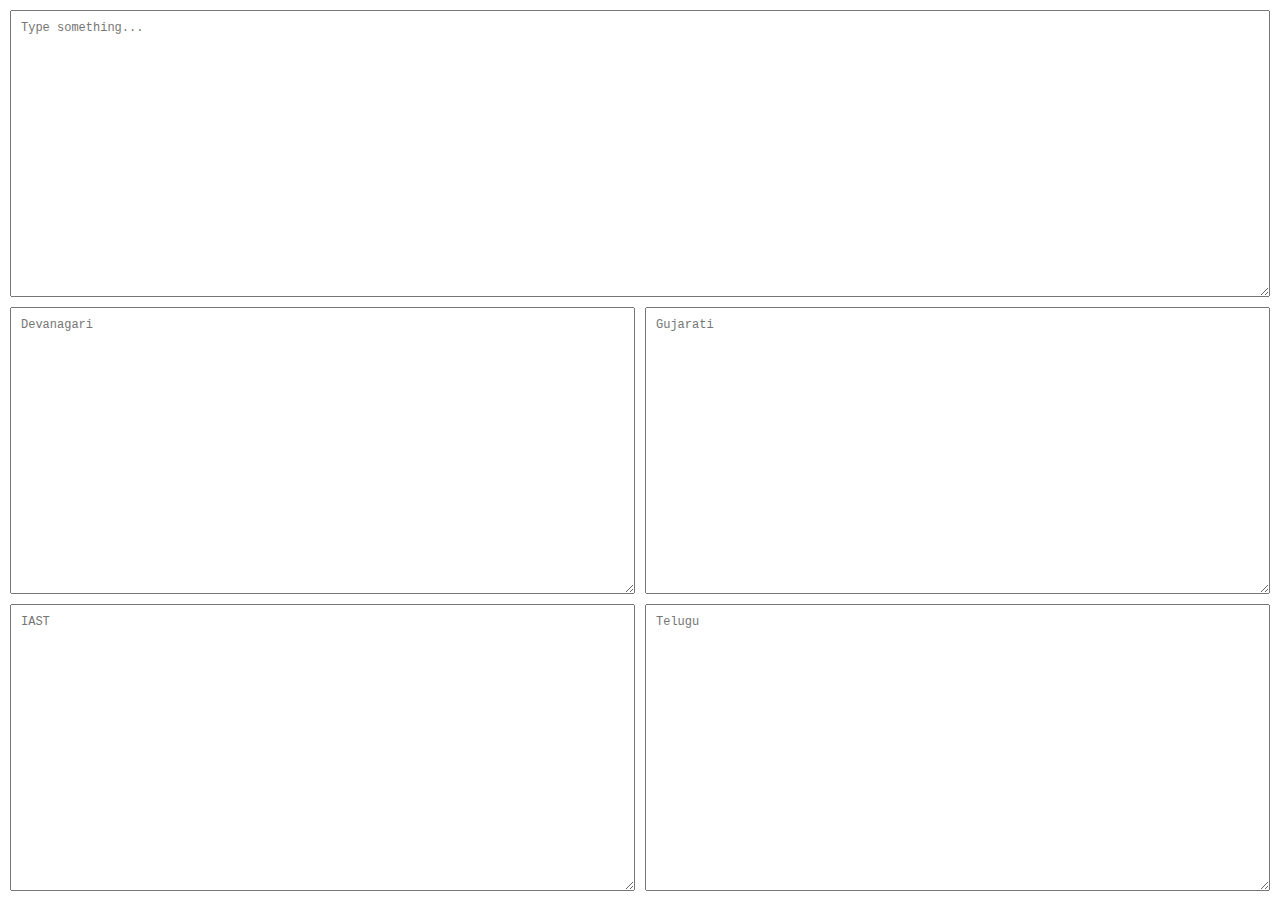
<file: Typing2.html>
<html lang="en">

<head>
  <meta charset="UTF-8">
  <meta name="viewport" content="width=device-width, initial-scale=1.0">
</head>

<style>
  body {
    margin: 0;
    padding: 0;
    overflow: hidden;
    height: 100%;
  }

  .container {
    display: flex;
    flex-direction: column;
    align-items: center;
    margin: 5px;
    height: 100vh;
  }

  .input-container,
  .output-container {
    display: flex;
    width: 100%;
  }

  .text-input,
  .output-text {
    width: 100%;
    padding: 10px;
    font-size: 12px;
    margin: 5px;
    height: calc(33.33vh - 13px);
  }
</style>

<body>

  <div class="container">
    <div class="input-container">
      <textarea class="text-input" id="TransInput" placeholder="Type something..." onInput="toDevanagari(); toGujarati(); toIAST(); toTelugu();"></textarea>
    </div>
    <div class="output-container">
      <textarea class="output-text" id="TransDevan" placeholder="Devanagari" readonly></textarea>
      <textarea class="output-text" id="TransGujar" placeholder="Gujarati" readonly></textarea>
    </div>
    <div class="output-container">
      <textarea class="output-text" id="TransIASTx" placeholder="IAST" readonly></textarea>
      <textarea class="output-text" id="TransTelug" placeholder="Telugu" readonly></textarea>
    </div>
  </div>

</body>

<script>
  function toDevanagari() {
    "use strict";
    //get input and convert to hex
    var inp = toUni(document.getElementById("TransInput").value);
    // VOWELS
    inp = inp.replace(/\\u0028\\u004f\\u004d\\u0029/g, "\\u0950"); // ॐ
    inp = inp.replace(/\\u0061\\u0069/g, "\\u0910"); // ऎ
    inp = inp.replace(/\\u0061\\u0075/g, "\\u0914"); // औ
    inp = inp.replace(/\\u0061/g, "\\u0905"); // अ
    inp = inp.replace(/\\u0041/g, "\\u0906"); // आ
    inp = inp.replace(/\\u0069/g, "\\u0907"); // इ
    inp = inp.replace(/\\u0049/g, "\\u0908"); // ई
    inp = inp.replace(/\\u0075/g, "\\u0909"); // उ
    inp = inp.replace(/\\u0055/g, "\\u090a"); // ऊ
    inp = inp.replace(/\\u0065/g, "\\u090f"); // ए
    inp = inp.replace(/\\u006f/g, "\\u0913"); // ओ
    inp = inp.replace(/\\u002d\\u0072/g, "\\u090b"); // ऋ
    inp = inp.replace(/\\u002d\\u0052/g, "\\u0960"); // ॠ
    inp = inp.replace(/\\u002d\\u006c/g, "\\u090c"); // ऌ
    inp = inp.replace(/\\u002d\\u004c/g, "\\u0961"); // ॡ
    inp = inp.replace(/\\u0028\\u0045\\u0029/g, "\\u090d"); // ऍ
    inp = inp.replace(/\\u0028\\u004f\\u0029/g, "\\u0911"); // ऑ
    // CONSONANTS
    inp = inp.replace(/\\u006b\\u0068/g, "\\u0916\\u094d"); // ખ્
    inp = inp.replace(/\\u006b/g, "\\u0915\\u094d"); // ક્
    inp = inp.replace(/\\u0067\\u0068/g, "\\u0918\\u094d"); // ઘ્
    inp = inp.replace(/\\u0067/g, "\\u0917\\u094d"); // ગ્
    inp = inp.replace(/\\u0047/g, "\\u0919\\u094d"); // ઙ્
    inp = inp.replace(/\\u0043\\u0068/g, "\\u091b\\u094d"); // છ્
    inp = inp.replace(/\\u0063\\u0068/g, "\\u091a\\u094d"); // ચ્ 
    inp = inp.replace(/\\u007a\\u0068/g, "\\u0979\\u094d"); // ૹ્
    inp = inp.replace(/\\u006a\\u0068/g, "\\u091d\\u094d"); // ઝ્
    inp = inp.replace(/\\u006a/g, "\\u091c\\u094d"); // જ્
    inp = inp.replace(/\\u004a/g, "\\u091e\\u094d"); // ઞ્
    inp = inp.replace(/\\u0054\\u0068/g, "\\u0920\\u094d"); // ઠ્
    inp = inp.replace(/\\u0054/g, "\\u091f\\u094d"); // ટ્
    inp = inp.replace(/\\u0044\\u0068/g, "\\u0922\\u094d"); // ઢ્
    inp = inp.replace(/\\u0044/g, "\\u0921\\u094d"); // ડ્
    inp = inp.replace(/\\u004e/g, "\\u0923\\u094d"); // ણ્
    inp = inp.replace(/\\u0074\\u0068/g, "\\u0925\\u094d"); // થ્
    inp = inp.replace(/\\u0074/g, "\\u0924\\u094d"); // ત્
    inp = inp.replace(/\\u0064\\u0068/g, "\\u0927\\u094d"); // ધ્
    inp = inp.replace(/\\u0064/g, "\\u0926\\u094d"); // દ્
    inp = inp.replace(/\\u006e/g, "\\u0928\\u094d"); // ન્
    inp = inp.replace(/\\u0070\\u0068/g, "\\u092b\\u094d"); // ફ્
    inp = inp.replace(/\\u0070/g, "\\u092a\\u094d"); // પ્
    inp = inp.replace(/\\u0062\\u0068/g, "\\u092d\\u094d"); // ભ્
    inp = inp.replace(/\\u0062/g, "\\u092c\\u094d"); // બ્
    inp = inp.replace(/\\u006d/g, "\\u092e\\u094d"); // મ્
    inp = inp.replace(/\\u0079/g, "\\u092f\\u094d"); // ય્
    inp = inp.replace(/\\u0072/g, "\\u0930\\u094d"); // ર્
    inp = inp.replace(/\\u006c/g, "\\u0932\\u094d"); // લ્
    inp = inp.replace(/\\u004c/g, "\\u0933\\u094d"); // ળ્
    inp = inp.replace(/\\u0076/g, "\\u0935\\u094d"); // વ્
    inp = inp.replace(/\\u0053\\u0068/g, "\\u0937\\u094d"); // ષ્
    inp = inp.replace(/\\u0073\\u0068/g, "\\u0936\\u094d"); // શ્
    inp = inp.replace(/\\u0073/g, "\\u0938\\u094d"); // સ્
    inp = inp.replace(/\\u0068/g, "\\u0939\\u094d"); // હ્
    // VOWEL MARKS (Replaces Halant)
    inp = inp.replace(/\\u094d\\u0905/g, ""); //a
    inp = inp.replace(/\\u094d\\u0914/g, "\\u094c"); // ૌ
    inp = inp.replace(/\\u094d\\u0910/g, "\\u0948"); // ૈ
    inp = inp.replace(/\\u094d\\u0906/g, "\\u093e"); // ા
    inp = inp.replace(/\\u094d\\u0908/g, "\\u0940"); // ી
    inp = inp.replace(/\\u094d\\u0907/g, "\\u093f"); // િ
    inp = inp.replace(/\\u094d\\u090a/g, "\\u0942"); // ૂ
    inp = inp.replace(/\\u094d\\u0909/g, "\\u0941"); // ુ
    inp = inp.replace(/\\u094d\\u090d/g, "\\u0945"); // ૅ
    inp = inp.replace(/\\u094d\\u090f/g, "\\u0947"); // ે
    inp = inp.replace(/\\u094d\\u0911/g, "\\u0949"); // ૉ
    inp = inp.replace(/\\u094d\\u0913/g, "\\u094b"); // ો
    inp = inp.replace(/\\u094d\\u090b/g, "\\u0943"); // ૃ  
    inp = inp.replace(/\\u094d\\u0960/g, "\\u0944"); // ૄ
    inp = inp.replace(/\\u094d\\u090c/g, "\\u0962"); // ૢ
    inp = inp.replace(/\\u094d\\u0961/g, "\\u0963"); // ૣ
    inp = inp.replace(/\\u004d\\u004d\\u004d/g, "\\u0902"); // ં (IAST)
    inp = inp.replace(/\\u004d\\u004d/g, "\\u0901"); // ઁ
    inp = inp.replace(/\\u004d/g, "\\u0902"); // ં
    inp = inp.replace(/\\u0048/g, "\\u0903"); // ઃ
    inp = inp.replace(/\\u0028\\u002e\\u0029/g, "\\u093c"); // ઼
    inp = inp.replace(/\\u0027/g, "\\u093d"); // ઽ
    // NUMERALS
    inp = inp.replace(/\\u0030/g, "\\u0966"); // 0
    inp = inp.replace(/\\u0031/g, "\\u0967"); // 1
    inp = inp.replace(/\\u0032/g, "\\u0968"); // 2
    inp = inp.replace(/\\u0033/g, "\\u0969"); // 3
    inp = inp.replace(/\\u0034/g, "\\u096a"); // 4
    inp = inp.replace(/\\u0035/g, "\\u096b"); // 5
    inp = inp.replace(/\\u0036/g, "\\u096c"); // 6
    inp = inp.replace(/\\u0037/g, "\\u096d"); // 7
    inp = inp.replace(/\\u0038/g, "\\u096e"); // 8
    inp = inp.replace(/\\u0039/g, "\\u096f"); // 9
    // DANDAS
    inp = inp.replace(/\\u007c/g, "\u0964"); //|
    inp = inp.replace(/\u0964\u0964/g, "\u0965"); //||
    // Print Output
    document.getElementById("TransDevan").value = fromUni(inp);
    // Functions for conversion
    function toUni(input) {
      function pad_four(input) {
        return input.padStart(4, "0");
      }
      return Array.from(input)
        .map((char) => "\\u" + pad_four(char.charCodeAt(0).toString(16)))
        .join("");
    }

    function fromUni(text) {
      return text.replace(/\\u[\dA-F]{4}/gi, function(match) {
        return String.fromCharCode(parseInt(match.replace(/\\u/g, ""), 16));
      });
    }
  }

  function toGujarati() {
    "use strict";
    //get input and convert to hex
    var inp = toUni(document.getElementById("TransInput").value);
    // VOWELS
    inp = inp.replace(/\\u0028\\u004f\\u004d\\u0029/g, "\\u0ad0"); // OM
    inp = inp.replace(/\\u0061\\u0069/g, "\\u0a90"); // ઐ
    inp = inp.replace(/\\u0061\\u0075/g, "\\u0a94"); // ઔ
    inp = inp.replace(/\\u0061/g, "\\u0a85"); // અ
    inp = inp.replace(/\\u0041/g, "\\u0a86"); // આ
    inp = inp.replace(/\\u0069/g, "\\u0a87"); // ઇ
    inp = inp.replace(/\\u0049/g, "\\u0a88"); // ઈ
    inp = inp.replace(/\\u0075/g, "\\u0a89"); // ઉ
    inp = inp.replace(/\\u0055/g, "\\u0a8a"); // ઊ
    inp = inp.replace(/\\u0065/g, "\\u0a8f"); // એ
    inp = inp.replace(/\\u006f/g, "\\u0a93"); // ઓ
    inp = inp.replace(/\\u002d\\u0072/g, "\\u0a8b"); // ઋ
    inp = inp.replace(/\\u002d\\u0052/g, "\\u0ae0"); // ૠ
    inp = inp.replace(/\\u002d\\u006c/g, "\\u0a8c"); // ઌ
    inp = inp.replace(/\\u002d\\u004c/g, "\\u0ae1"); // ૡ
    inp = inp.replace(/\\u0028\\u0045\\u0029/g, "\\u0a8d"); // ઍ
    inp = inp.replace(/\\u0028\\u004f\\u0029/g, "\\u0a91"); // ઑ
    // CONSONANTS
    inp = inp.replace(/\\u006b\\u0068/g, "\\u0a96\\u0acd"); // ખ્
    inp = inp.replace(/\\u006b/g, "\\u0a95\\u0acd"); // ક્
    inp = inp.replace(/\\u0067\\u0068/g, "\\u0a98\\u0acd"); // ઘ્
    inp = inp.replace(/\\u0067/g, "\\u0a97\\u0acd"); // ગ્
    inp = inp.replace(/\\u0047/g, "\\u0a99\\u0acd"); // ઙ્
    inp = inp.replace(/\\u0043\\u0068/g, "\\u0a9b\\u0acd"); // છ્
    inp = inp.replace(/\\u0063\\u0068/g, "\\u0a9a\\u0acd"); // ચ્ 
    inp = inp.replace(/\\u007a\\u0068/g, "\\u0af9\\u0acd"); // ૹ્
    inp = inp.replace(/\\u006a\\u0068/g, "\\u0a9d\\u0acd"); // ઝ્
    inp = inp.replace(/\\u006a/g, "\\u0a9c\\u0acd"); // જ્
    inp = inp.replace(/\\u004a/g, "\\u0a9e\\u0acd"); // ઞ્
    inp = inp.replace(/\\u0054\\u0068/g, "\\u0aa0\\u0acd"); // ઠ્
    inp = inp.replace(/\\u0054/g, "\\u0a9f\\u0acd"); // ટ્
    inp = inp.replace(/\\u0044\\u0068/g, "\\u0aa2\\u0acd"); // ઢ્
    inp = inp.replace(/\\u0044/g, "\\u0aa1\\u0acd"); // ડ્
    inp = inp.replace(/\\u004e/g, "\\u0aa3\\u0acd"); // ણ્
    inp = inp.replace(/\\u0074\\u0068/g, "\\u0aa5\\u0acd"); // થ્
    inp = inp.replace(/\\u0074/g, "\\u0aa4\\u0acd"); // ત્
    inp = inp.replace(/\\u0064\\u0068/g, "\\u0aa7\\u0acd"); // ધ્
    inp = inp.replace(/\\u0064/g, "\\u0aa6\\u0acd"); // દ્
    inp = inp.replace(/\\u006e/g, "\\u0aa8\\u0acd"); // ન્
    inp = inp.replace(/\\u0070\\u0068/g, "\\u0aab\\u0acd"); // ફ્
    inp = inp.replace(/\\u0070/g, "\\u0aaa\\u0acd"); // પ્
    inp = inp.replace(/\\u0062\\u0068/g, "\\u0aad\\u0acd"); // ભ્
    inp = inp.replace(/\\u0062/g, "\\u0aac\\u0acd"); // બ્
    inp = inp.replace(/\\u006d/g, "\\u0aae\\u0acd"); // મ્
    inp = inp.replace(/\\u0079/g, "\\u0aaf\\u0acd"); // ય્
    inp = inp.replace(/\\u0072/g, "\\u0ab0\\u0acd"); // ર્
    inp = inp.replace(/\\u006c/g, "\\u0ab2\\u0acd"); // લ્
    inp = inp.replace(/\\u004c/g, "\\u0ab3\\u0acd"); // ળ્
    inp = inp.replace(/\\u0076/g, "\\u0ab5\\u0acd"); // વ્
    inp = inp.replace(/\\u0053\\u0068/g, "\\u0ab7\\u0acd"); // ષ્
    inp = inp.replace(/\\u0073\\u0068/g, "\\u0ab6\\u0acd"); // શ્
    inp = inp.replace(/\\u0073/g, "\\u0ab8\\u0acd"); // સ્
    inp = inp.replace(/\\u0068/g, "\\u0ab9\\u0acd"); // હ્
    // VOWEL MARKS (Replaces Halant)
    inp = inp.replace(/\\u0acd\\u0a85/g, ""); //a
    inp = inp.replace(/\\u0acd\\u0a94/g, "\\u0acc"); // ૌ
    inp = inp.replace(/\\u0acd\\u0a90/g, "\\u0ac8"); // ૈ
    inp = inp.replace(/\\u0acd\\u0a86/g, "\\u0abe"); // ા
    inp = inp.replace(/\\u0acd\\u0a88/g, "\\u0ac0"); // ી
    inp = inp.replace(/\\u0acd\\u0a87/g, "\\u0abf"); // િ
    inp = inp.replace(/\\u0acd\\u0a8a/g, "\\u0ac2"); // ૂ
    inp = inp.replace(/\\u0acd\\u0a89/g, "\\u0ac1"); // ુ
    inp = inp.replace(/\\u0acd\\u0a8d/g, "\\u0ac5"); // ૅ
    inp = inp.replace(/\\u0acd\\u0a8f/g, "\\u0ac7"); // ે
    inp = inp.replace(/\\u0acd\\u0a91/g, "\\u0ac9"); // ૉ
    inp = inp.replace(/\\u0acd\\u0a93/g, "\\u0acb"); // ો
    inp = inp.replace(/\\u0acd\\u0a8b/g, "\\u0ac3"); // ૃ  
    inp = inp.replace(/\\u0acd\\u0ae0/g, "\\u0ac4"); // ૄ
    inp = inp.replace(/\\u0acd\\u0a8c/g, "\\u0ae2"); // ૢ
    inp = inp.replace(/\\u0acd\\u0ae1/g, "\\u0ae3"); // ૣ
    inp = inp.replace(/\\u004d\\u004d\\u004d/g, "\\u0a82"); // ં (IAST)
    inp = inp.replace(/\\u004d\\u004d/g, "\\u0a81"); // ઁ
    inp = inp.replace(/\\u004d/g, "\\u0a82"); // ં
    inp = inp.replace(/\\u0048/g, "\\u0a83"); // ઃ
    inp = inp.replace(/\\u0028\\u002e\\u0029/g, "\\u0abc"); // ઼
    inp = inp.replace(/\\u0027/g, "\\u0abd"); // ઽ
    // NUMERALS
    inp = inp.replace(/\\u0030/g, "\\u0ae6"); // 0
    inp = inp.replace(/\\u0031/g, "\\u0ae7"); // 1
    inp = inp.replace(/\\u0032/g, "\\u0ae8"); // 2
    inp = inp.replace(/\\u0033/g, "\\u0ae9"); // 3
    inp = inp.replace(/\\u0034/g, "\\u0aea"); // 4
    inp = inp.replace(/\\u0035/g, "\\u0aeb"); // 5
    inp = inp.replace(/\\u0036/g, "\\u0aec"); // 6
    inp = inp.replace(/\\u0037/g, "\\u0aed"); // 7
    inp = inp.replace(/\\u0038/g, "\\u0aee"); // 8
    inp = inp.replace(/\\u0039/g, "\\u0aef"); // 9// DANDAS
    inp = inp.replace(/\\u007c/g, "\u0964"); //|
    inp = inp.replace(/\u0964\u0964/g, "\u0965"); //||
    // Print Output
    document.getElementById("TransGujar").value = fromUni(inp);
    // Functions for conversion
    function toUni(input) {
      function pad_four(input) {
        return input.padStart(4, "0");
      }
      return Array.from(input)
        .map((char) => "\\u" + pad_four(char.charCodeAt(0).toString(16)))
        .join("");
    }

    function fromUni(text) {
      return text.replace(/\\u[\dA-F]{4}/gi, function(match) {
        return String.fromCharCode(parseInt(match.replace(/\\u/g, ""), 16));
      });
    }
  }

  function toIAST() {
    "use strict";
    //get input and convert to hex
    var inp = toUni(document.getElementById("TransInput").value);
    // VOWELS
    inp = inp.replace(/\\u0028\\u004f\\u004d\\u0029/g, "\\u0950"); // ॐ
    inp = inp.replace(/\\u0061\\u0069/g, "ai"); // ऎ
    inp = inp.replace(/\\u0061\\u0075/g, "au"); // औ
    inp = inp.replace(/\\u0061/g, "a"); // अ
    inp = inp.replace(/\\u0041/g, "ā"); // आ
    inp = inp.replace(/\\u0069/g, "i"); // इ
    inp = inp.replace(/\\u0049/g, "ī"); // ई
    inp = inp.replace(/\\u0075/g, "u"); // उ
    inp = inp.replace(/\\u0055/g, "ū"); // ऊ
    inp = inp.replace(/\\u0065/g, "e"); // ए
    inp = inp.replace(/\\u006f/g, "o"); // ओ
    inp = inp.replace(/\\u002d\\u0072/g, "ṛ"); // ऋ
    inp = inp.replace(/\\u002d\\u0052/g, "ṝ"); // ॠ
    inp = inp.replace(/\\u002d\\u006c/g, "ḷ"); // ऌ
    inp = inp.replace(/\\u002d\\u004c/g, "ḹ"); // ॡ
    inp = inp.replace(/\\u0028\\u0045\\u0029/g, "\\ufffd"); // ऍ
    inp = inp.replace(/\\u0028\\u004f\\u0029/g, "\\ufffd"); // ऑ
    // CONSONANTS
    inp = inp.replace(/\\u006b\\u0068/g, "kh"); // ખ્
    inp = inp.replace(/\\u006b/g, "k"); // ક્
    inp = inp.replace(/\\u0067\\u0068/g, "gh"); // ઘ્
    inp = inp.replace(/\\u0067/g, "g"); // ગ્
    inp = inp.replace(/\\u0047/g, "ṅ"); // ઙ્
    inp = inp.replace(/\\u0043\\u0068/g, "ch"); // છ્
    inp = inp.replace(/\\u0063\\u0068/g, "c"); // ચ્  
    inp = inp.replace(/\\u007a\\u0068/g, "\\ufffd"); // ૹ્
    inp = inp.replace(/\\u006a\\u0068/g, "jh"); // ઝ્
    inp = inp.replace(/\\u006a/g, "j"); // જ્
    inp = inp.replace(/\\u004a/g, "ñ"); // ઞ્
    inp = inp.replace(/\\u0054\\u0068/g, "ṭh"); // ઠ્
    inp = inp.replace(/\\u0054/g, "ṭ"); // ટ્
    inp = inp.replace(/\\u0044\\u0068/g, "ḍh"); // ઢ્
    inp = inp.replace(/\\u0044/g, "ḍ"); // ડ્
    inp = inp.replace(/\\u004e/g, "ṇ"); // ણ્
    inp = inp.replace(/\\u0074\\u0068/g, "th"); // થ્
    inp = inp.replace(/\\u0074/g, "t"); // ત્
    inp = inp.replace(/\\u0064\\u0068/g, "dh"); // ધ્
    inp = inp.replace(/\\u0064/g, "d"); // દ્
    inp = inp.replace(/\\u006e/g, "n"); // ન્
    inp = inp.replace(/\\u0070\\u0068/g, "ph"); // ફ્
    inp = inp.replace(/\\u0070/g, "p"); // પ્
    inp = inp.replace(/\\u0062\\u0068/g, "bh"); // ભ્
    inp = inp.replace(/\\u0062/g, "b"); // બ્
    inp = inp.replace(/\\u006d/g, "m"); // મ્
    inp = inp.replace(/\\u0079/g, "y"); // ય્
    inp = inp.replace(/\\u0072/g, "r"); // ર્
    inp = inp.replace(/\\u006c/g, "l"); // લ્
    inp = inp.replace(/\\u004c/g, "ḻ"); // ળ્
    inp = inp.replace(/\\u0076/g, "v"); // વ્
    inp = inp.replace(/\\u0053\\u0068/g, "ṣ"); // ષ્
    inp = inp.replace(/\\u0073\\u0068/g, "ś"); // શ્
    inp = inp.replace(/\\u0073/g, "s"); // સ્
    inp = inp.replace(/\\u0068/g, "h"); // હ્
    // VOWEL MARKS
    inp = inp.replace(/\\u004d\\u004d\\u004d/g, "\\u0303"); // ં (IAST)
    inp = inp.replace(/\\u004d\\u004d/g, "\\u0310"); // ઁ
    inp = inp.replace(/\\u004d/g, "ṃ"); // ં
    inp = inp.replace(/\\u0048/g, "ḥ"); // ઃ
    inp = inp.replace(/\\u0028\\u002e\\u0029/g, "\\uffd"); // ઼
    inp = inp.replace(/\\u0027/g, "'"); // ઽ
    // NUMERALS
    inp = inp.replace(/\\u0030/g, "0"); // 0
    inp = inp.replace(/\\u0031/g, "1"); // 1
    inp = inp.replace(/\\u0032/g, "2"); // 2
    inp = inp.replace(/\\u0033/g, "3"); // 3
    inp = inp.replace(/\\u0034/g, "4"); // 4
    inp = inp.replace(/\\u0035/g, "5"); // 5
    inp = inp.replace(/\\u0036/g, "6"); // 6
    inp = inp.replace(/\\u0037/g, "7"); // 7
    inp = inp.replace(/\\u0038/g, "8"); // 8
    inp = inp.replace(/\\u0039/g, "9"); // 9
    // Print Output
    document.getElementById("TransIASTx").value = fromUni(inp);
    // Functions for conversion
    function toUni(input) {
      function pad_four(input) {
        return input.padStart(4, "0");
      }
      return Array.from(input)
        .map((char) => "\\u" + pad_four(char.charCodeAt(0).toString(16)))
        .join("");
    }

    function fromUni(text) {
      return text.replace(/\\u[\dA-F]{4}/gi, function(match) {
        return String.fromCharCode(parseInt(match.replace(/\\u/g, ""), 16));
      });
    }
  }

  function toTelugu() {
    "use strict";
    //get input and convert to hex
    var inp = toUni(document.getElementById("TransInput").value);
    // VOWELS
    inp = inp.replace(/\\u0061/g, "\\u0c05"); // a
    // Print Output
    document.getElementById("TransTelug").value = fromUni(inp);
    // Functions for conversion
    function toUni(input) {
      function pad_four(input) {
        return input.padStart(4, "0");
      }
      return Array.from(input)
        .map((char) => "\\u" + pad_four(char.charCodeAt(0).toString(16)))
        .join("");
    }

    function fromUni(text) {
      return text.replace(/\\u[\dA-F]{4}/gi, function(match) {
        return String.fromCharCode(parseInt(match.replace(/\\u/g, ""), 16));
      });
    }
  }
</script>

</html>
</file>
<file: styles.css>
/* noto-serif-devanagari-regular - devanagari_latin_latin-ext */
@font-face {
    font-family: 'Siddhanta';
    src: url('siddhanta.ttf') format('truetype');
}

* {
    font-family: 'Siddhanta';
    text-align: justify;
    font-size: 12px;
}

h1, h2, h3, h4, h5, h6 {
    text-align: center;
}

h1 {
    font-size: 5.653rem;
}

h2 {
    font-size: 3.998rem;
}

h3 {
    font-size: 2.827rem;
}

h4 {
    font-size: 1.999rem;
}

h5 {
    font-size: 1.414rem;
}

h6 {
    font-size: 1rem;
}

div, span {
    font-size: 1rem;
    font-weight: bold;
}
</file>
